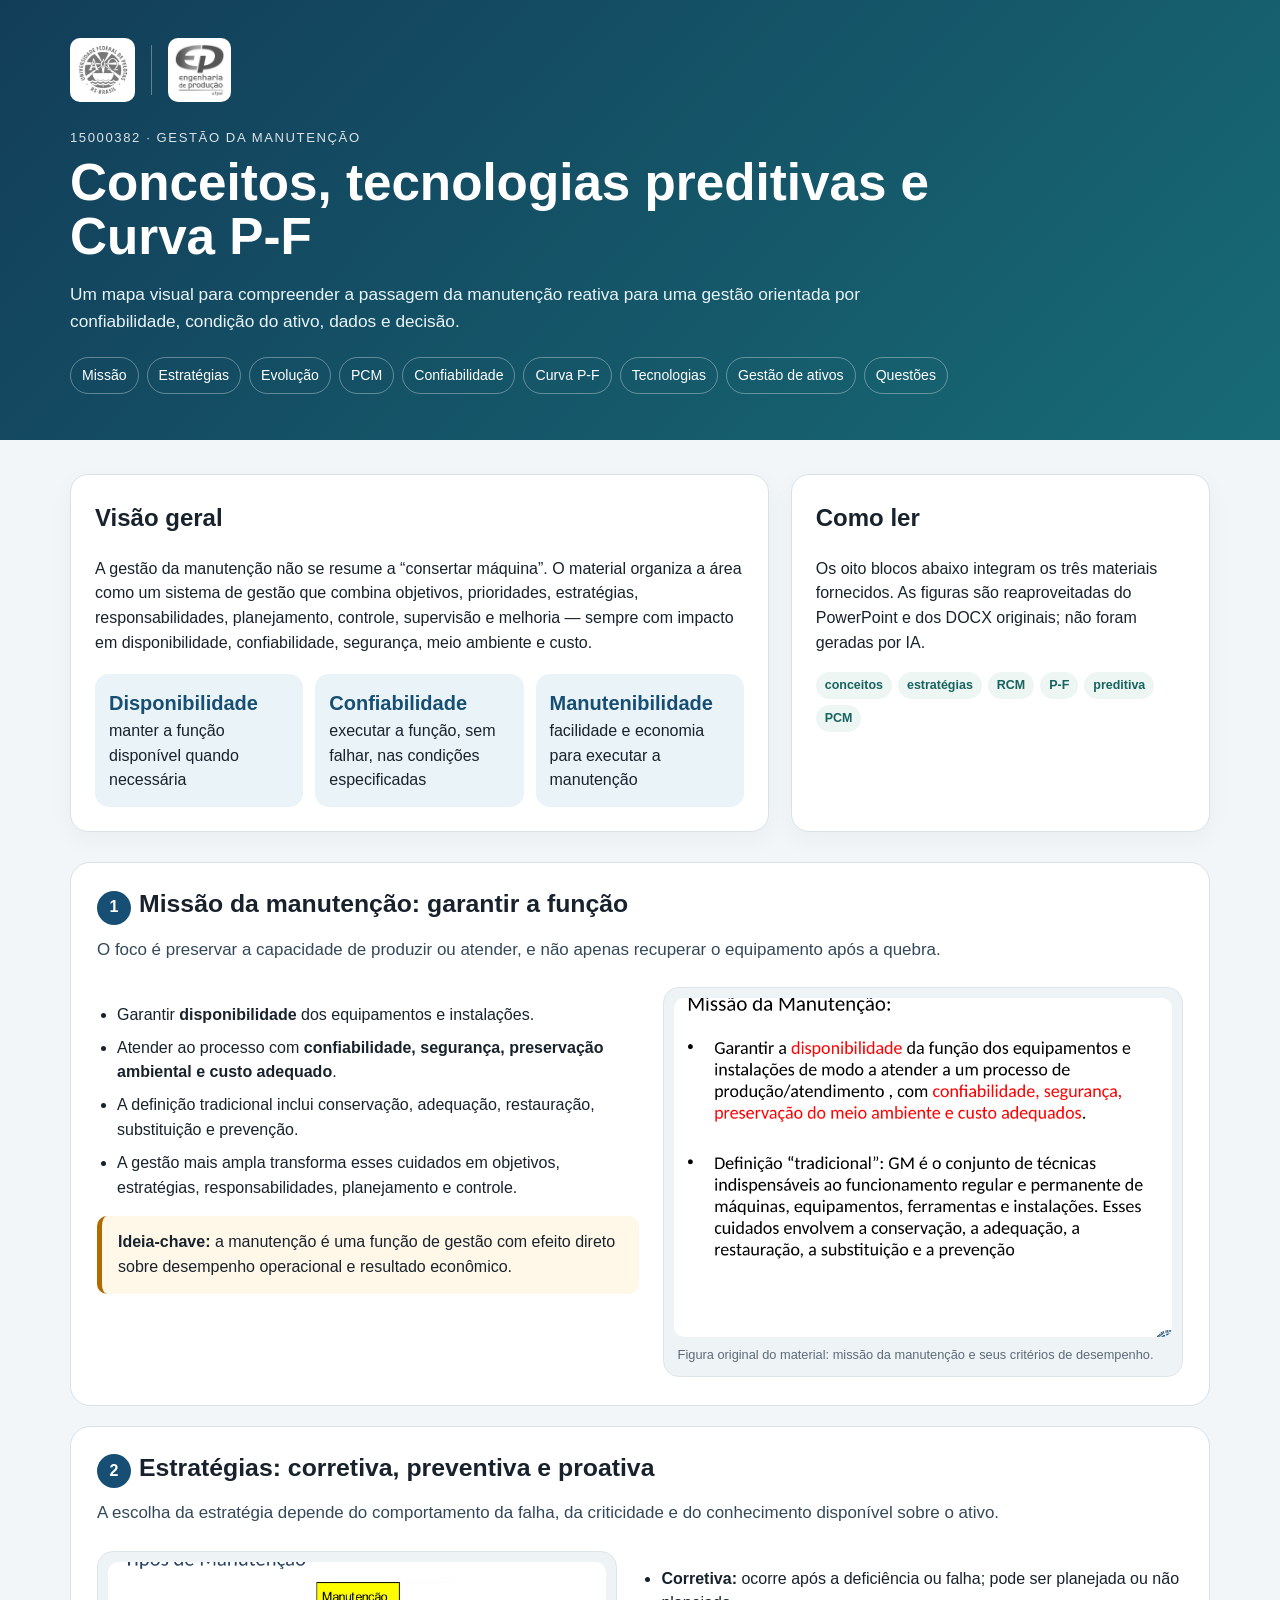
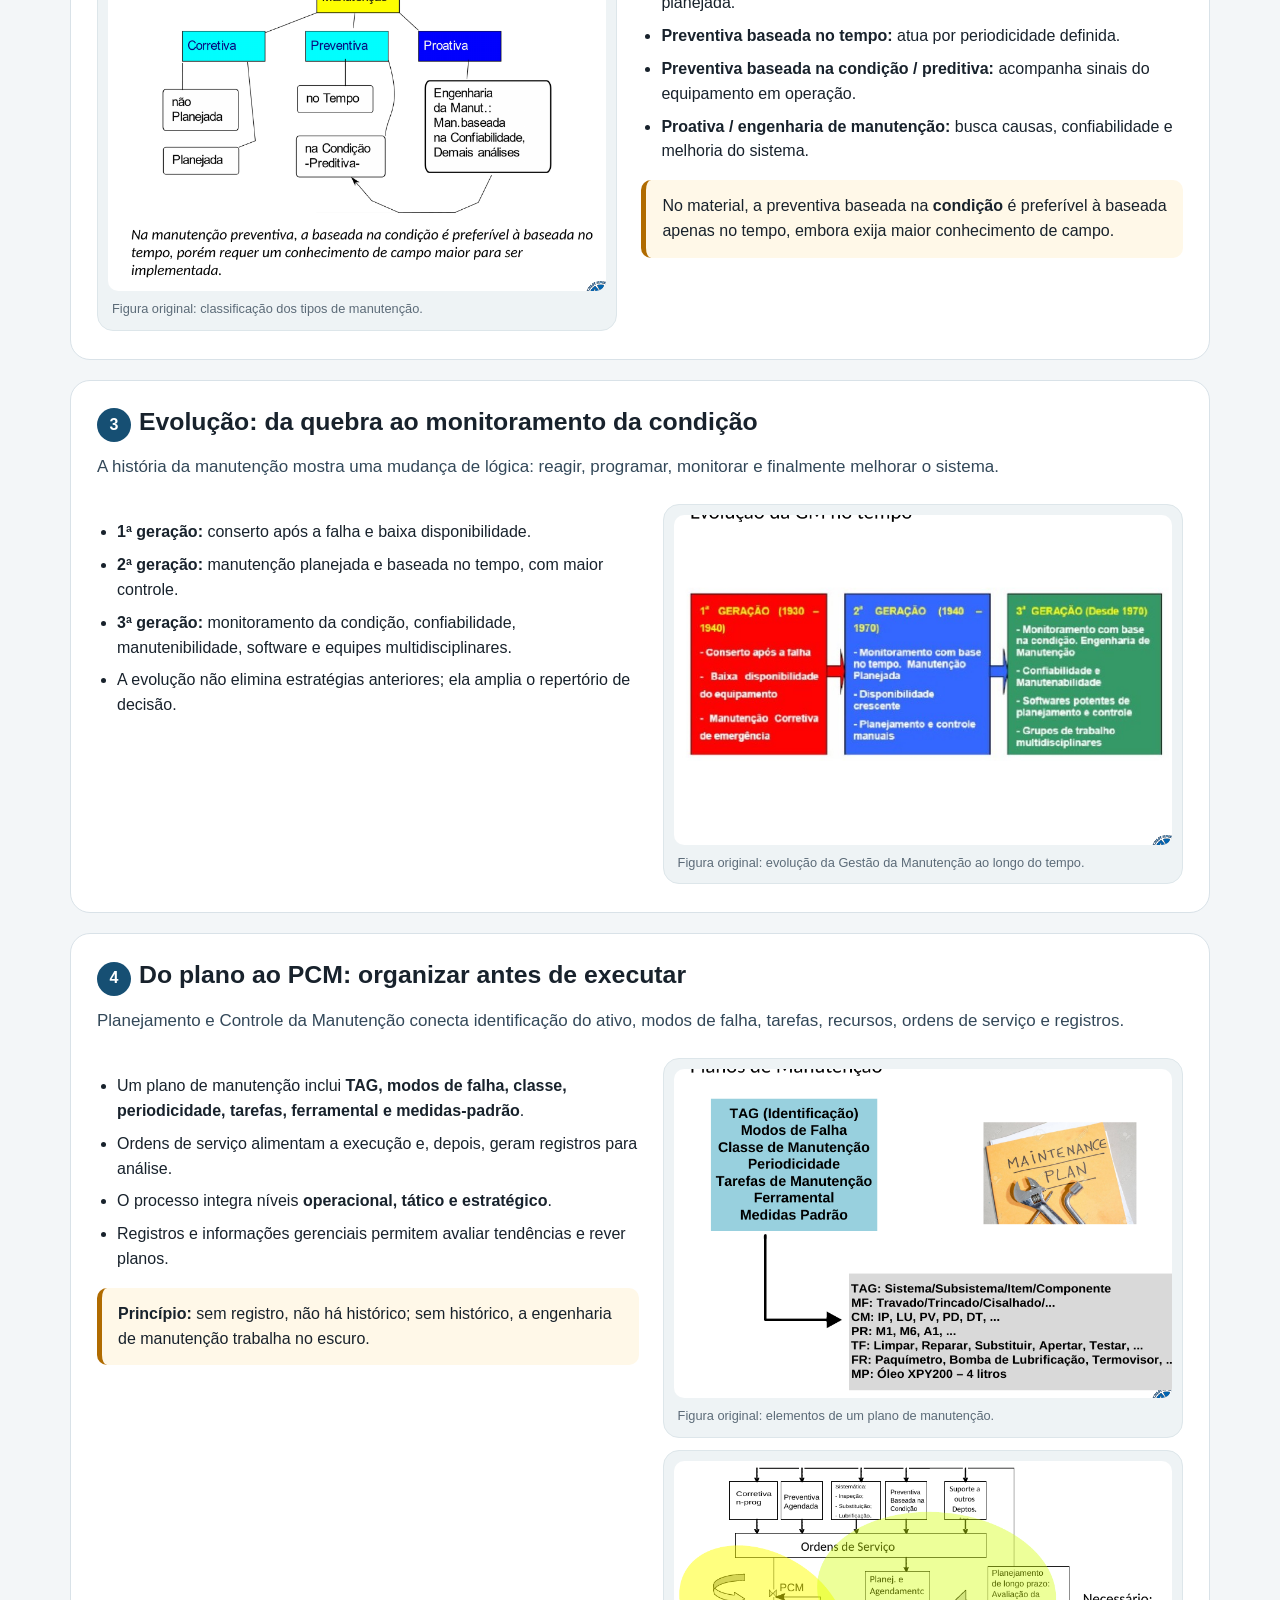
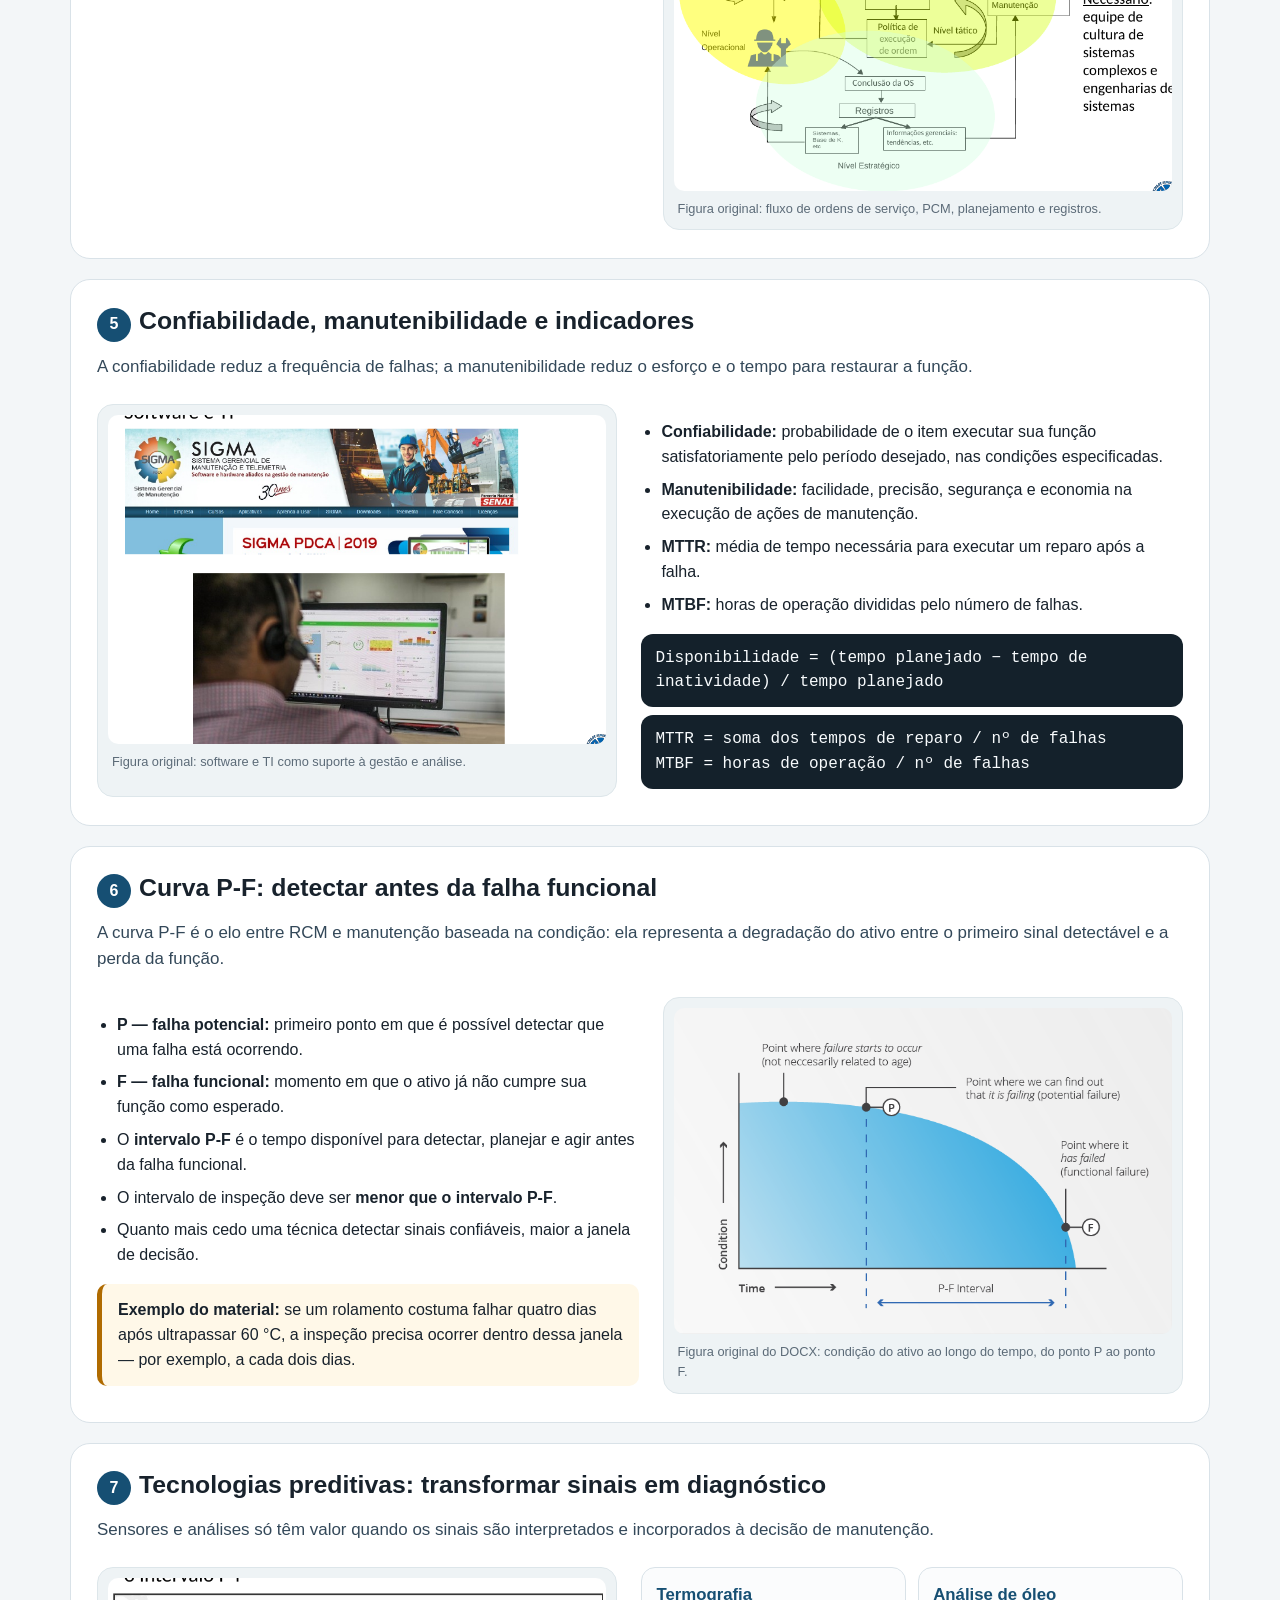
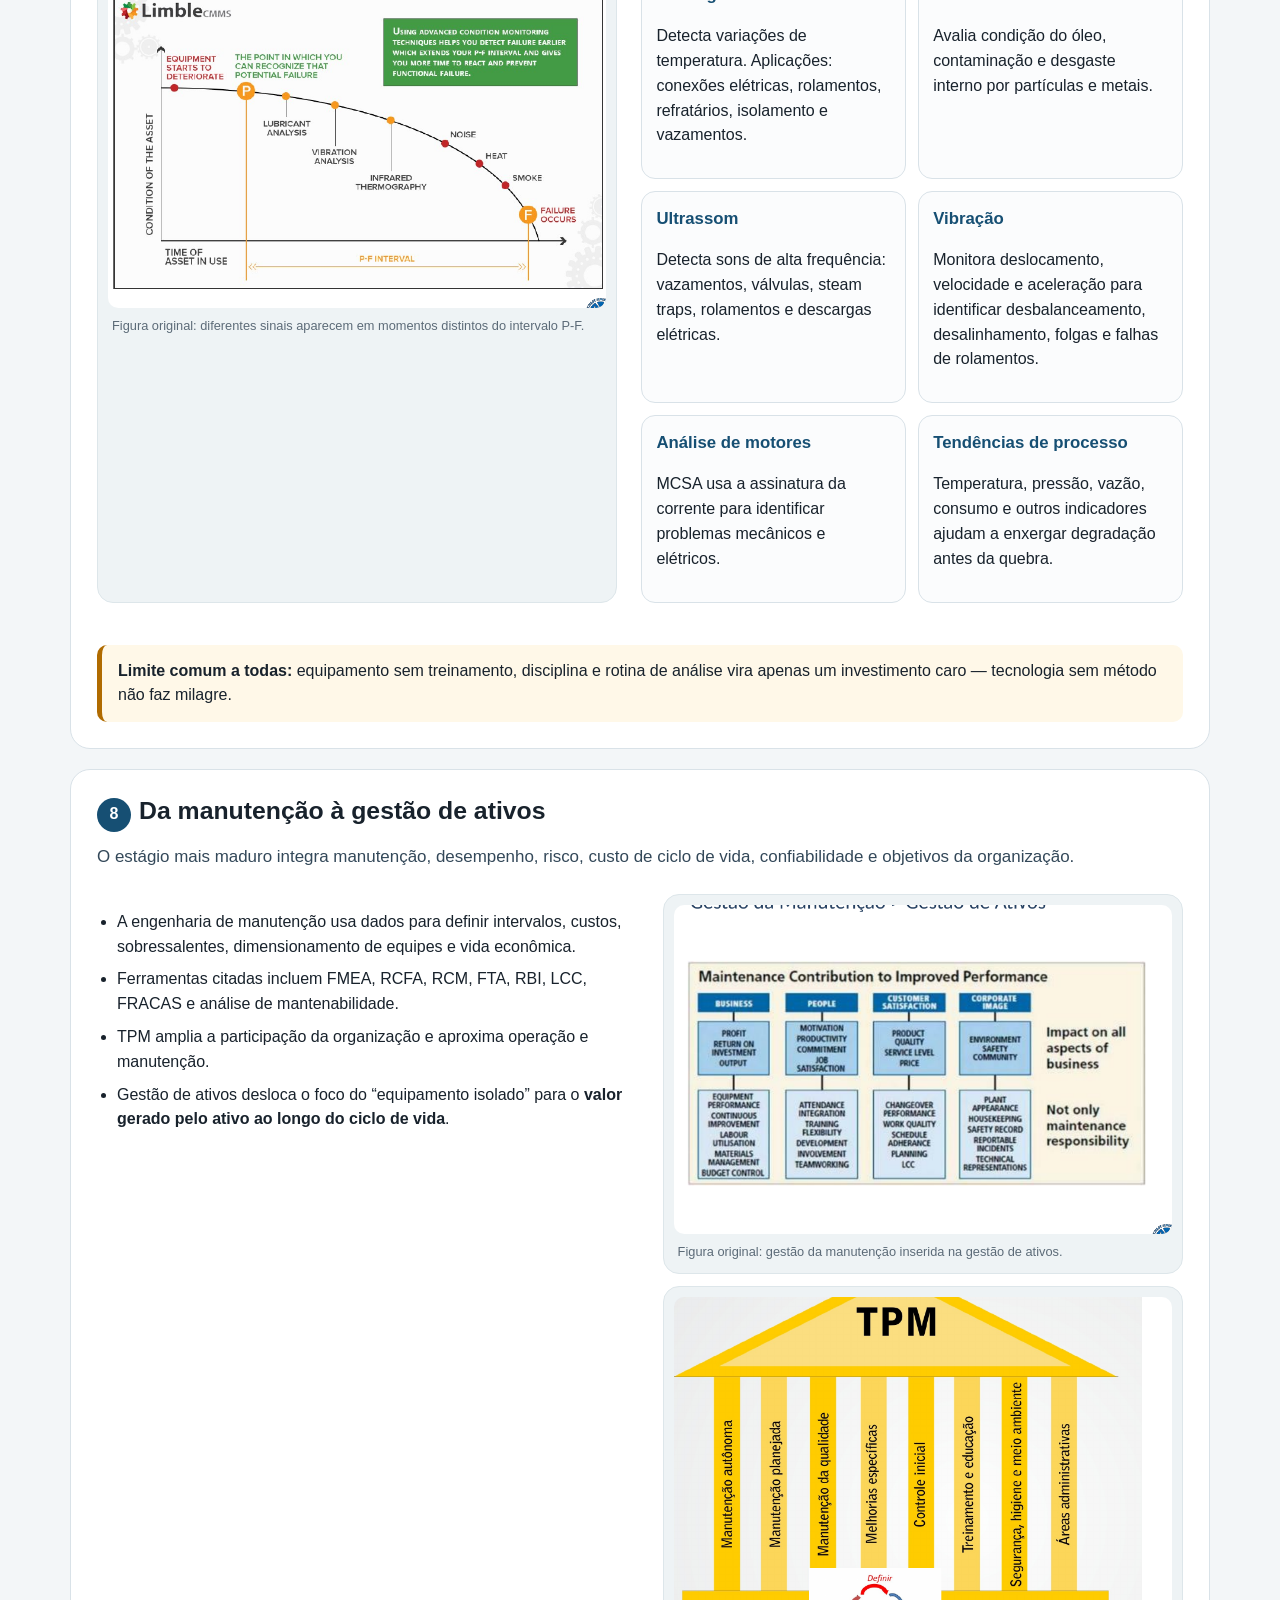
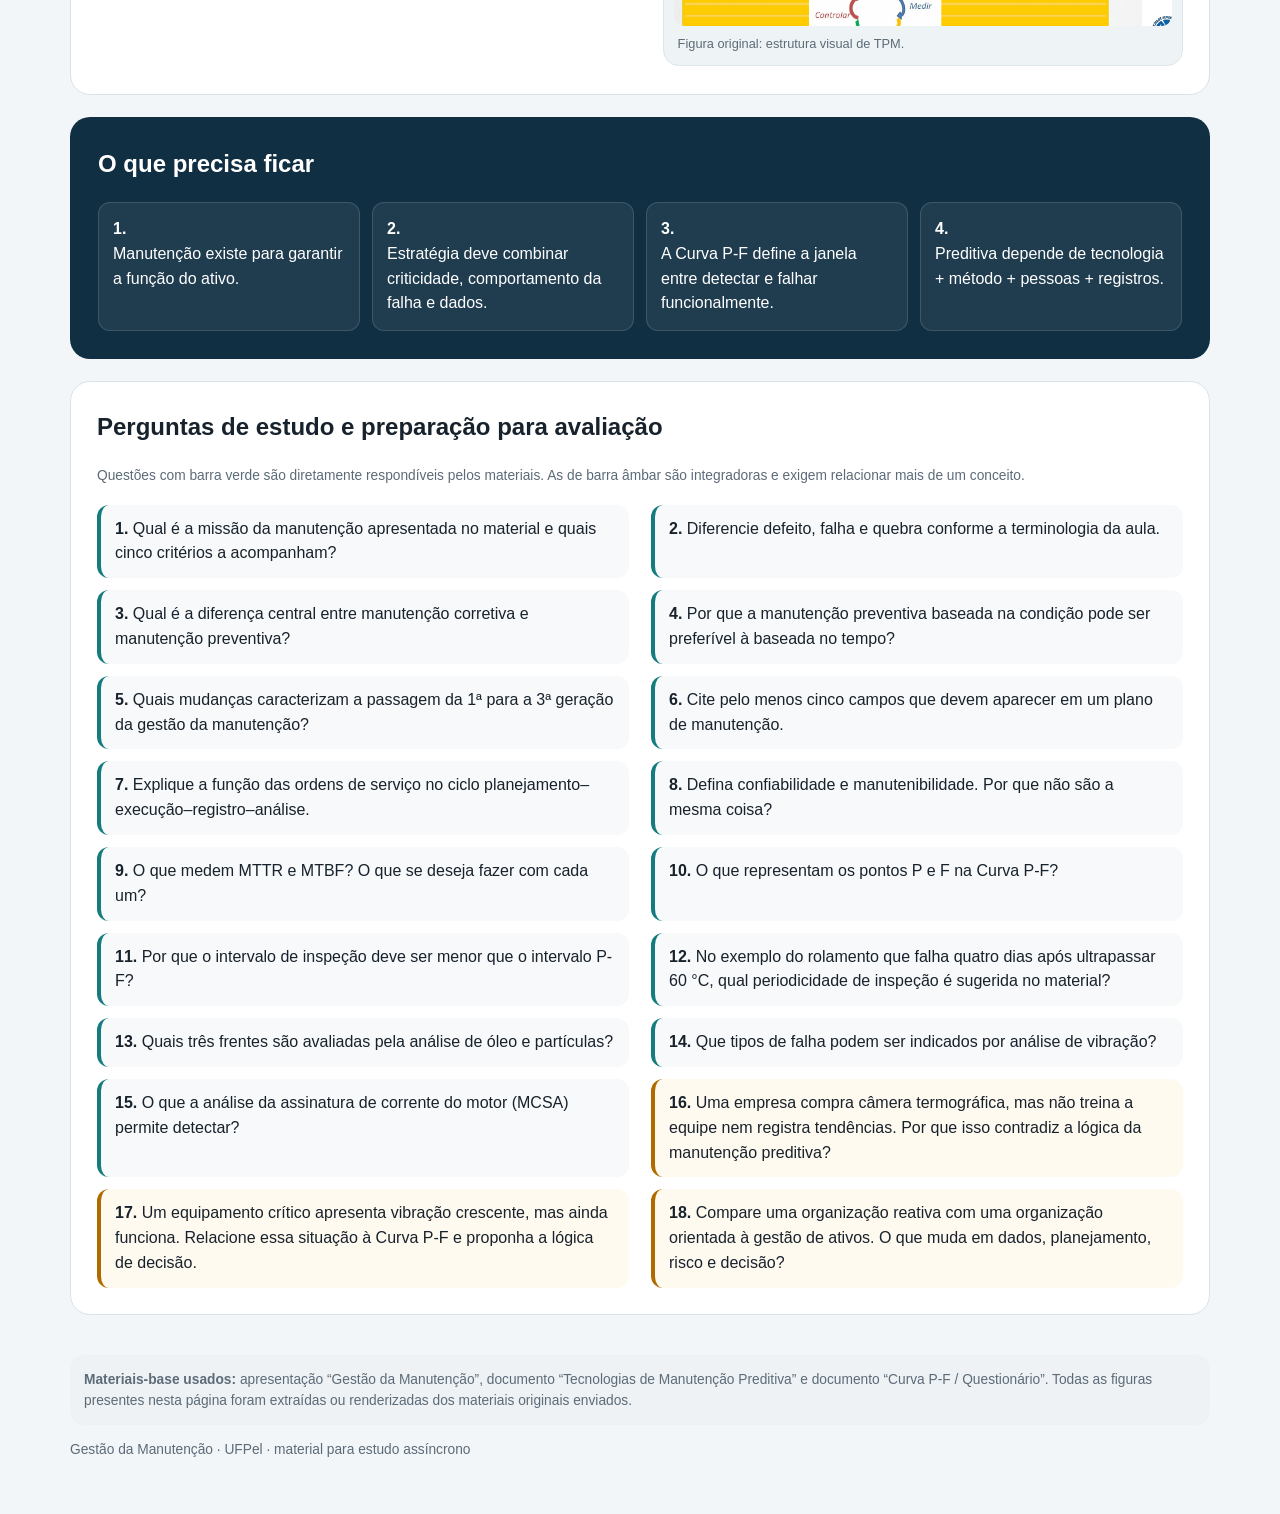
<file: a.conceitos.info/index.html>
<!doctype html>
<html lang="pt-BR">
<head>
<meta charset="utf-8">
<meta name="viewport" content="width=device-width,initial-scale=1">
<title>Gestão da Manutenção — Conceitos, Tecnologias Preditivas e Curva P-F</title>
<style>
:root{--ink:#18222c;--muted:#5c6b78;--bg:#f3f6f8;--card:#fff;--blue:#164f73;--teal:#147b7f;--amber:#b06b00;--line:#d9e2e8;--soft:#eaf3f7;--red:#a83a3a;}
*{box-sizing:border-box}html{scroll-behavior:smooth}body{margin:0;font-family:Inter,Segoe UI,Roboto,Arial,sans-serif;color:var(--ink);background:var(--bg);line-height:1.55}.wrap{max-width:1180px;margin:auto;padding:0 20px}.hero{background:linear-gradient(135deg,#123d59,#176b76);color:#fff;padding:38px 0 46px}.brand{display:flex;align-items:center;gap:16px;margin-bottom:26px}.brand img{height:64px;width:auto;background:#fff;border-radius:10px;padding:6px}.brand .sep{width:1px;height:50px;background:#ffffff55}.eyebrow{font-size:.82rem;letter-spacing:.12em;text-transform:uppercase;opacity:.85}.hero h1{font-size:clamp(2rem,4vw,3.7rem);line-height:1.05;margin:8px 0 12px;max-width:920px}.hero p{max-width:850px;font-size:1.08rem;color:#e9f4f7}.nav{display:flex;flex-wrap:wrap;gap:8px;margin-top:22px}.nav a{color:#fff;text-decoration:none;border:1px solid #ffffff55;padding:7px 11px;border-radius:999px;font-size:.88rem}.intro{padding:34px 0 10px}.intro-grid{display:grid;grid-template-columns:1.25fr .75fr;gap:22px}.panel{background:var(--card);border:1px solid var(--line);border-radius:18px;padding:24px;box-shadow:0 8px 24px #2030400a}.panel h2{margin-top:0}.key{display:grid;grid-template-columns:repeat(3,1fr);gap:12px;margin-top:18px}.key div{background:var(--soft);border-radius:14px;padding:14px}.key b{display:block;font-size:1.25rem;color:var(--blue)}main{padding:10px 0 44px}.concept{background:var(--card);border:1px solid var(--line);border-radius:20px;margin:20px 0;overflow:hidden}.concept-head{padding:22px 26px 6px}.num{display:inline-flex;align-items:center;justify-content:center;width:34px;height:34px;border-radius:50%;background:var(--blue);color:#fff;font-weight:700;margin-right:8px}.concept h2{display:inline;font-size:1.55rem}.lead{font-size:1.06rem;color:#334859;margin:12px 0 0}.concept-body{display:grid;grid-template-columns:1.02fr .98fr;gap:24px;padding:18px 26px 28px}.concept-body.reverse{grid-template-columns:.98fr 1.02fr}.visual{margin:0;background:#eef3f5;border-radius:16px;padding:10px;border:1px solid #dde6ea}.visual img{display:block;width:100%;height:auto;border-radius:10px}.visual figcaption{font-size:.8rem;color:var(--muted);padding:8px 4px 1px}.bullets{padding-left:20px}.bullets li{margin:.5rem 0}.tag{display:inline-block;background:#edf6f3;color:#16635f;padding:4px 9px;border-radius:999px;font-size:.78rem;font-weight:700;margin:0 6px 6px 0}.callout{border-left:5px solid var(--amber);background:#fff8e8;padding:14px 16px;border-radius:10px;margin-top:14px}.formula{font-family:Consolas,ui-monospace,monospace;background:#14212b;color:#f8fbfd;border-radius:12px;padding:12px 14px;margin:8px 0;overflow:auto}.tech-grid{display:grid;grid-template-columns:repeat(2,1fr);gap:12px}.tech{border:1px solid var(--line);border-radius:14px;padding:14px;background:#fbfcfd}.tech h3{margin:0 0 6px;font-size:1.05rem;color:var(--blue)}.synthesis{background:#102f43;color:white;border-radius:20px;padding:28px;margin:22px 0}.synthesis h2{margin-top:0}.remember{display:grid;grid-template-columns:repeat(4,1fr);gap:12px}.remember div{background:#ffffff12;border:1px solid #ffffff22;padding:14px;border-radius:12px}.questions{background:var(--card);border:1px solid var(--line);border-radius:20px;padding:26px}.questions h2{margin-top:0}.qgrid{display:grid;grid-template-columns:repeat(2,1fr);gap:12px 22px}.q{padding:12px 14px;border-radius:12px;background:#f7f9fa;border-left:4px solid var(--teal)}.q.integradora{border-left-color:var(--amber);background:#fffaf0}.legend{font-size:.86rem;color:var(--muted);margin:8px 0 18px}.footer{padding:24px 0 40px;color:var(--muted);font-size:.86rem}.sources{background:#eef2f5;border-radius:14px;padding:14px;margin-top:16px}.sources code{font-size:.82rem}@media(max-width:850px){.intro-grid,.concept-body,.concept-body.reverse{grid-template-columns:1fr}.key,.remember{grid-template-columns:1fr 1fr}.qgrid,.tech-grid{grid-template-columns:1fr}.brand img{height:52px}.concept-head,.concept-body{padding-left:18px;padding-right:18px}}@media(max-width:520px){.key,.remember{grid-template-columns:1fr}.hero{padding-top:24px}.brand{gap:10px}.brand img{height:44px}.hero h1{font-size:2.05rem}}
</style>
</head>
<body>
<header class="hero"><div class="wrap">
  <div class="brand"><img src="IMG/logo_ufpel.png" alt="Universidade Federal de Pelotas"><div class="sep"></div><img src="IMG/logo_engprod.png" alt="Engenharia de Produção UFPel"></div>
  <div class="eyebrow">15000382 · Gestão da Manutenção</div>
  <h1>Conceitos, tecnologias preditivas e Curva P-F</h1>
  <p>Um mapa visual para compreender a passagem da manutenção reativa para uma gestão orientada por confiabilidade, condição do ativo, dados e decisão.</p>
  <nav class="nav"><a href="#c1">Missão</a><a href="#c2">Estratégias</a><a href="#c3">Evolução</a><a href="#c4">PCM</a><a href="#c5">Confiabilidade</a><a href="#c6">Curva P-F</a><a href="#c7">Tecnologias</a><a href="#c8">Gestão de ativos</a><a href="#questoes">Questões</a></nav>
</div></header>

<section class="intro"><div class="wrap intro-grid">
  <div class="panel"><h2>Visão geral</h2><p>A gestão da manutenção não se resume a “consertar máquina”. O material organiza a área como um sistema de gestão que combina objetivos, prioridades, estratégias, responsabilidades, planejamento, controle, supervisão e melhoria — sempre com impacto em disponibilidade, confiabilidade, segurança, meio ambiente e custo.</p><div class="key"><div><b>Disponibilidade</b>manter a função disponível quando necessária</div><div><b>Confiabilidade</b>executar a função, sem falhar, nas condições especificadas</div><div><b>Manutenibilidade</b>facilidade e economia para executar a manutenção</div></div></div>
  <div class="panel"><h2>Como ler</h2><p>Os oito blocos abaixo integram os três materiais fornecidos. As figuras são reaproveitadas do PowerPoint e dos DOCX originais; não foram geradas por IA.</p><p><span class="tag">conceitos</span><span class="tag">estratégias</span><span class="tag">RCM</span><span class="tag">P-F</span><span class="tag">preditiva</span><span class="tag">PCM</span></p></div>
</div></section>

<main class="wrap">
<section class="concept" id="c1"><div class="concept-head"><span class="num">1</span><h2>Missão da manutenção: garantir a função</h2><p class="lead">O foco é preservar a capacidade de produzir ou atender, e não apenas recuperar o equipamento após a quebra.</p></div><div class="concept-body"><div><ul class="bullets"><li>Garantir <b>disponibilidade</b> dos equipamentos e instalações.</li><li>Atender ao processo com <b>confiabilidade, segurança, preservação ambiental e custo adequado</b>.</li><li>A definição tradicional inclui conservação, adequação, restauração, substituição e prevenção.</li><li>A gestão mais ampla transforma esses cuidados em objetivos, estratégias, responsabilidades, planejamento e controle.</li></ul><div class="callout"><b>Ideia-chave:</b> a manutenção é uma função de gestão com efeito direto sobre desempenho operacional e resultado econômico.</div></div><figure class="visual"><img src="IMG/conceito_01_missao.png" alt="Missão da manutenção no material original"><figcaption>Figura original do material: missão da manutenção e seus critérios de desempenho.</figcaption></figure></div></section>

<section class="concept" id="c2"><div class="concept-head"><span class="num">2</span><h2>Estratégias: corretiva, preventiva e proativa</h2><p class="lead">A escolha da estratégia depende do comportamento da falha, da criticidade e do conhecimento disponível sobre o ativo.</p></div><div class="concept-body reverse"><figure class="visual"><img src="IMG/conceito_02_tipos_manutencao.png" alt="Tipos de manutenção"><figcaption>Figura original: classificação dos tipos de manutenção.</figcaption></figure><div><ul class="bullets"><li><b>Corretiva:</b> ocorre após a deficiência ou falha; pode ser planejada ou não planejada.</li><li><b>Preventiva baseada no tempo:</b> atua por periodicidade definida.</li><li><b>Preventiva baseada na condição / preditiva:</b> acompanha sinais do equipamento em operação.</li><li><b>Proativa / engenharia de manutenção:</b> busca causas, confiabilidade e melhoria do sistema.</li></ul><div class="callout">No material, a preventiva baseada na <b>condição</b> é preferível à baseada apenas no tempo, embora exija maior conhecimento de campo.</div></div></div></section>

<section class="concept" id="c3"><div class="concept-head"><span class="num">3</span><h2>Evolução: da quebra ao monitoramento da condição</h2><p class="lead">A história da manutenção mostra uma mudança de lógica: reagir, programar, monitorar e finalmente melhorar o sistema.</p></div><div class="concept-body"><div><ul class="bullets"><li><b>1ª geração:</b> conserto após a falha e baixa disponibilidade.</li><li><b>2ª geração:</b> manutenção planejada e baseada no tempo, com maior controle.</li><li><b>3ª geração:</b> monitoramento da condição, confiabilidade, manutenibilidade, software e equipes multidisciplinares.</li><li>A evolução não elimina estratégias anteriores; ela amplia o repertório de decisão.</li></ul></div><figure class="visual"><img src="IMG/conceito_03_evolucao.png" alt="Evolução da gestão da manutenção"><figcaption>Figura original: evolução da Gestão da Manutenção ao longo do tempo.</figcaption></figure></div></section>

<section class="concept" id="c4"><div class="concept-head"><span class="num">4</span><h2>Do plano ao PCM: organizar antes de executar</h2><p class="lead">Planejamento e Controle da Manutenção conecta identificação do ativo, modos de falha, tarefas, recursos, ordens de serviço e registros.</p></div><div class="concept-body"><div><ul class="bullets"><li>Um plano de manutenção inclui <b>TAG, modos de falha, classe, periodicidade, tarefas, ferramental e medidas-padrão</b>.</li><li>Ordens de serviço alimentam a execução e, depois, geram registros para análise.</li><li>O processo integra níveis <b>operacional, tático e estratégico</b>.</li><li>Registros e informações gerenciais permitem avaliar tendências e rever planos.</li></ul><div class="callout"><b>Princípio:</b> sem registro, não há histórico; sem histórico, a engenharia de manutenção trabalha no escuro.</div></div><div><figure class="visual"><img src="IMG/conceito_04_planos.png" alt="Plano de manutenção"><figcaption>Figura original: elementos de um plano de manutenção.</figcaption></figure><figure class="visual" style="margin-top:12px"><img src="IMG/conceito_05_processo_pcm.png" alt="Processo de manutenção e PCM"><figcaption>Figura original: fluxo de ordens de serviço, PCM, planejamento e registros.</figcaption></figure></div></div></section>

<section class="concept" id="c5"><div class="concept-head"><span class="num">5</span><h2>Confiabilidade, manutenibilidade e indicadores</h2><p class="lead">A confiabilidade reduz a frequência de falhas; a manutenibilidade reduz o esforço e o tempo para restaurar a função.</p></div><div class="concept-body reverse"><figure class="visual"><img src="IMG/apoio_software_ti.png" alt="Software e tecnologia da informação em manutenção"><figcaption>Figura original: software e TI como suporte à gestão e análise.</figcaption></figure><div><ul class="bullets"><li><b>Confiabilidade:</b> probabilidade de o item executar sua função satisfatoriamente pelo período desejado, nas condições especificadas.</li><li><b>Manutenibilidade:</b> facilidade, precisão, segurança e economia na execução de ações de manutenção.</li><li><b>MTTR:</b> média de tempo necessária para executar um reparo após a falha.</li><li><b>MTBF:</b> horas de operação divididas pelo número de falhas.</li></ul><div class="formula">Disponibilidade = (tempo planejado − tempo de inatividade) / tempo planejado</div><div class="formula">MTTR = soma dos tempos de reparo / nº de falhas<br>MTBF = horas de operação / nº de falhas</div></div></div></section>

<section class="concept" id="c6"><div class="concept-head"><span class="num">6</span><h2>Curva P-F: detectar antes da falha funcional</h2><p class="lead">A curva P-F é o elo entre RCM e manutenção baseada na condição: ela representa a degradação do ativo entre o primeiro sinal detectável e a perda da função.</p></div><div class="concept-body"><div><ul class="bullets"><li><b>P — falha potencial:</b> primeiro ponto em que é possível detectar que uma falha está ocorrendo.</li><li><b>F — falha funcional:</b> momento em que o ativo já não cumpre sua função como esperado.</li><li>O <b>intervalo P-F</b> é o tempo disponível para detectar, planejar e agir antes da falha funcional.</li><li>O intervalo de inspeção deve ser <b>menor que o intervalo P-F</b>.</li><li>Quanto mais cedo uma técnica detectar sinais confiáveis, maior a janela de decisão.</li></ul><div class="callout"><b>Exemplo do material:</b> se um rolamento costuma falhar quatro dias após ultrapassar 60 °C, a inspeção precisa ocorrer dentro dessa janela — por exemplo, a cada dois dias.</div></div><figure class="visual"><img src="IMG/curva_pf_original_docx.png" alt="Curva P-F original do documento"><figcaption>Figura original do DOCX: condição do ativo ao longo do tempo, do ponto P ao ponto F.</figcaption></figure></div></section>

<section class="concept" id="c7"><div class="concept-head"><span class="num">7</span><h2>Tecnologias preditivas: transformar sinais em diagnóstico</h2><p class="lead">Sensores e análises só têm valor quando os sinais são interpretados e incorporados à decisão de manutenção.</p></div><div class="concept-body reverse"><figure class="visual"><img src="IMG/conceito_07_tecnologias_pf.png" alt="Técnicas ao longo do intervalo P-F"><figcaption>Figura original: diferentes sinais aparecem em momentos distintos do intervalo P-F.</figcaption></figure><div class="tech-grid"><div class="tech"><h3>Termografia</h3><p>Detecta variações de temperatura. Aplicações: conexões elétricas, rolamentos, refratários, isolamento e vazamentos.</p></div><div class="tech"><h3>Análise de óleo</h3><p>Avalia condição do óleo, contaminação e desgaste interno por partículas e metais.</p></div><div class="tech"><h3>Ultrassom</h3><p>Detecta sons de alta frequência: vazamentos, válvulas, steam traps, rolamentos e descargas elétricas.</p></div><div class="tech"><h3>Vibração</h3><p>Monitora deslocamento, velocidade e aceleração para identificar desbalanceamento, desalinhamento, folgas e falhas de rolamentos.</p></div><div class="tech"><h3>Análise de motores</h3><p>MCSA usa a assinatura da corrente para identificar problemas mecânicos e elétricos.</p></div><div class="tech"><h3>Tendências de processo</h3><p>Temperatura, pressão, vazão, consumo e outros indicadores ajudam a enxergar degradação antes da quebra.</p></div></div></div><div style="padding:0 26px 26px"><div class="callout"><b>Limite comum a todas:</b> equipamento sem treinamento, disciplina e rotina de análise vira apenas um investimento caro — tecnologia sem método não faz milagre.</div></div></section>

<section class="concept" id="c8"><div class="concept-head"><span class="num">8</span><h2>Da manutenção à gestão de ativos</h2><p class="lead">O estágio mais maduro integra manutenção, desempenho, risco, custo de ciclo de vida, confiabilidade e objetivos da organização.</p></div><div class="concept-body"><div><ul class="bullets"><li>A engenharia de manutenção usa dados para definir intervalos, custos, sobressalentes, dimensionamento de equipes e vida econômica.</li><li>Ferramentas citadas incluem FMEA, RCFA, RCM, FTA, RBI, LCC, FRACAS e análise de mantenabilidade.</li><li>TPM amplia a participação da organização e aproxima operação e manutenção.</li><li>Gestão de ativos desloca o foco do “equipamento isolado” para o <b>valor gerado pelo ativo ao longo do ciclo de vida</b>.</li></ul></div><div><figure class="visual"><img src="IMG/conceito_08_gestao_ativos.png" alt="Gestão da manutenção e gestão de ativos"><figcaption>Figura original: gestão da manutenção inserida na gestão de ativos.</figcaption></figure><figure class="visual" style="margin-top:12px"><img src="IMG/apoio_tpm.png" alt="TPM"><figcaption>Figura original: estrutura visual de TPM.</figcaption></figure></div></div></section>

<section class="synthesis"><h2>O que precisa ficar</h2><div class="remember"><div><b>1.</b><br>Manutenção existe para garantir a função do ativo.</div><div><b>2.</b><br>Estratégia deve combinar criticidade, comportamento da falha e dados.</div><div><b>3.</b><br>A Curva P-F define a janela entre detectar e falhar funcionalmente.</div><div><b>4.</b><br>Preditiva depende de tecnologia + método + pessoas + registros.</div></div></section>

<section class="questions" id="questoes"><h2>Perguntas de estudo e preparação para avaliação</h2><p class="legend">Questões com barra verde são diretamente respondíveis pelos materiais. As de barra âmbar são integradoras e exigem relacionar mais de um conceito.</p><div class="qgrid">
<div class="q"><b>1.</b> Qual é a missão da manutenção apresentada no material e quais cinco critérios a acompanham?</div>
<div class="q"><b>2.</b> Diferencie defeito, falha e quebra conforme a terminologia da aula.</div>
<div class="q"><b>3.</b> Qual é a diferença central entre manutenção corretiva e manutenção preventiva?</div>
<div class="q"><b>4.</b> Por que a manutenção preventiva baseada na condição pode ser preferível à baseada no tempo?</div>
<div class="q"><b>5.</b> Quais mudanças caracterizam a passagem da 1ª para a 3ª geração da gestão da manutenção?</div>
<div class="q"><b>6.</b> Cite pelo menos cinco campos que devem aparecer em um plano de manutenção.</div>
<div class="q"><b>7.</b> Explique a função das ordens de serviço no ciclo planejamento–execução–registro–análise.</div>
<div class="q"><b>8.</b> Defina confiabilidade e manutenibilidade. Por que não são a mesma coisa?</div>
<div class="q"><b>9.</b> O que medem MTTR e MTBF? O que se deseja fazer com cada um?</div>
<div class="q"><b>10.</b> O que representam os pontos P e F na Curva P-F?</div>
<div class="q"><b>11.</b> Por que o intervalo de inspeção deve ser menor que o intervalo P-F?</div>
<div class="q"><b>12.</b> No exemplo do rolamento que falha quatro dias após ultrapassar 60 °C, qual periodicidade de inspeção é sugerida no material?</div>
<div class="q"><b>13.</b> Quais três frentes são avaliadas pela análise de óleo e partículas?</div>
<div class="q"><b>14.</b> Que tipos de falha podem ser indicados por análise de vibração?</div>
<div class="q"><b>15.</b> O que a análise da assinatura de corrente do motor (MCSA) permite detectar?</div>
<div class="q integradora"><b>16.</b> Uma empresa compra câmera termográfica, mas não treina a equipe nem registra tendências. Por que isso contradiz a lógica da manutenção preditiva?</div>
<div class="q integradora"><b>17.</b> Um equipamento crítico apresenta vibração crescente, mas ainda funciona. Relacione essa situação à Curva P-F e proponha a lógica de decisão.</div>
<div class="q integradora"><b>18.</b> Compare uma organização reativa com uma organização orientada à gestão de ativos. O que muda em dados, planejamento, risco e decisão?</div>
</div></section>

<footer class="footer"><div class="sources"><b>Materiais-base usados:</b> apresentação “Gestão da Manutenção”, documento “Tecnologias de Manutenção Preditiva” e documento “Curva P-F / Questionário”. Todas as figuras presentes nesta página foram extraídas ou renderizadas dos materiais originais enviados.</div><p>Gestão da Manutenção · UFPel · material para estudo assíncrono</p></footer>
</main>
</body></html>
</file>
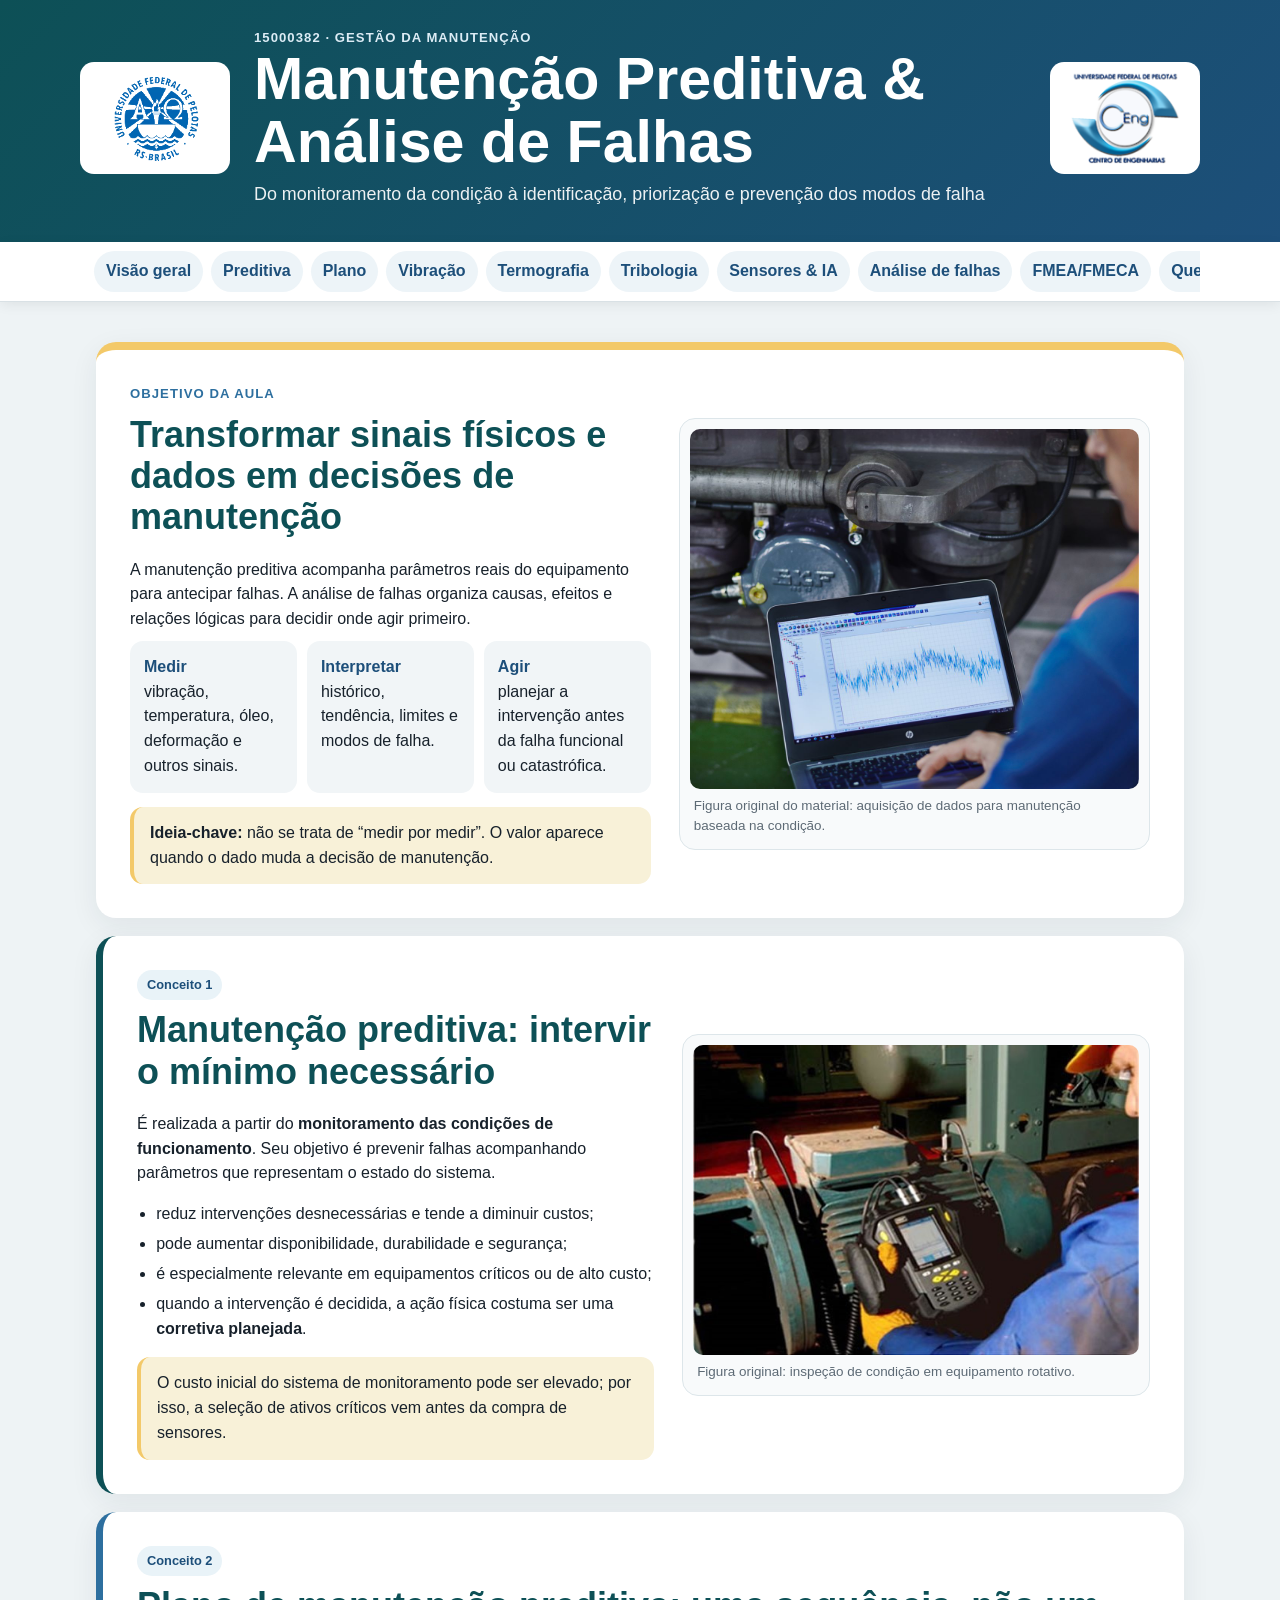
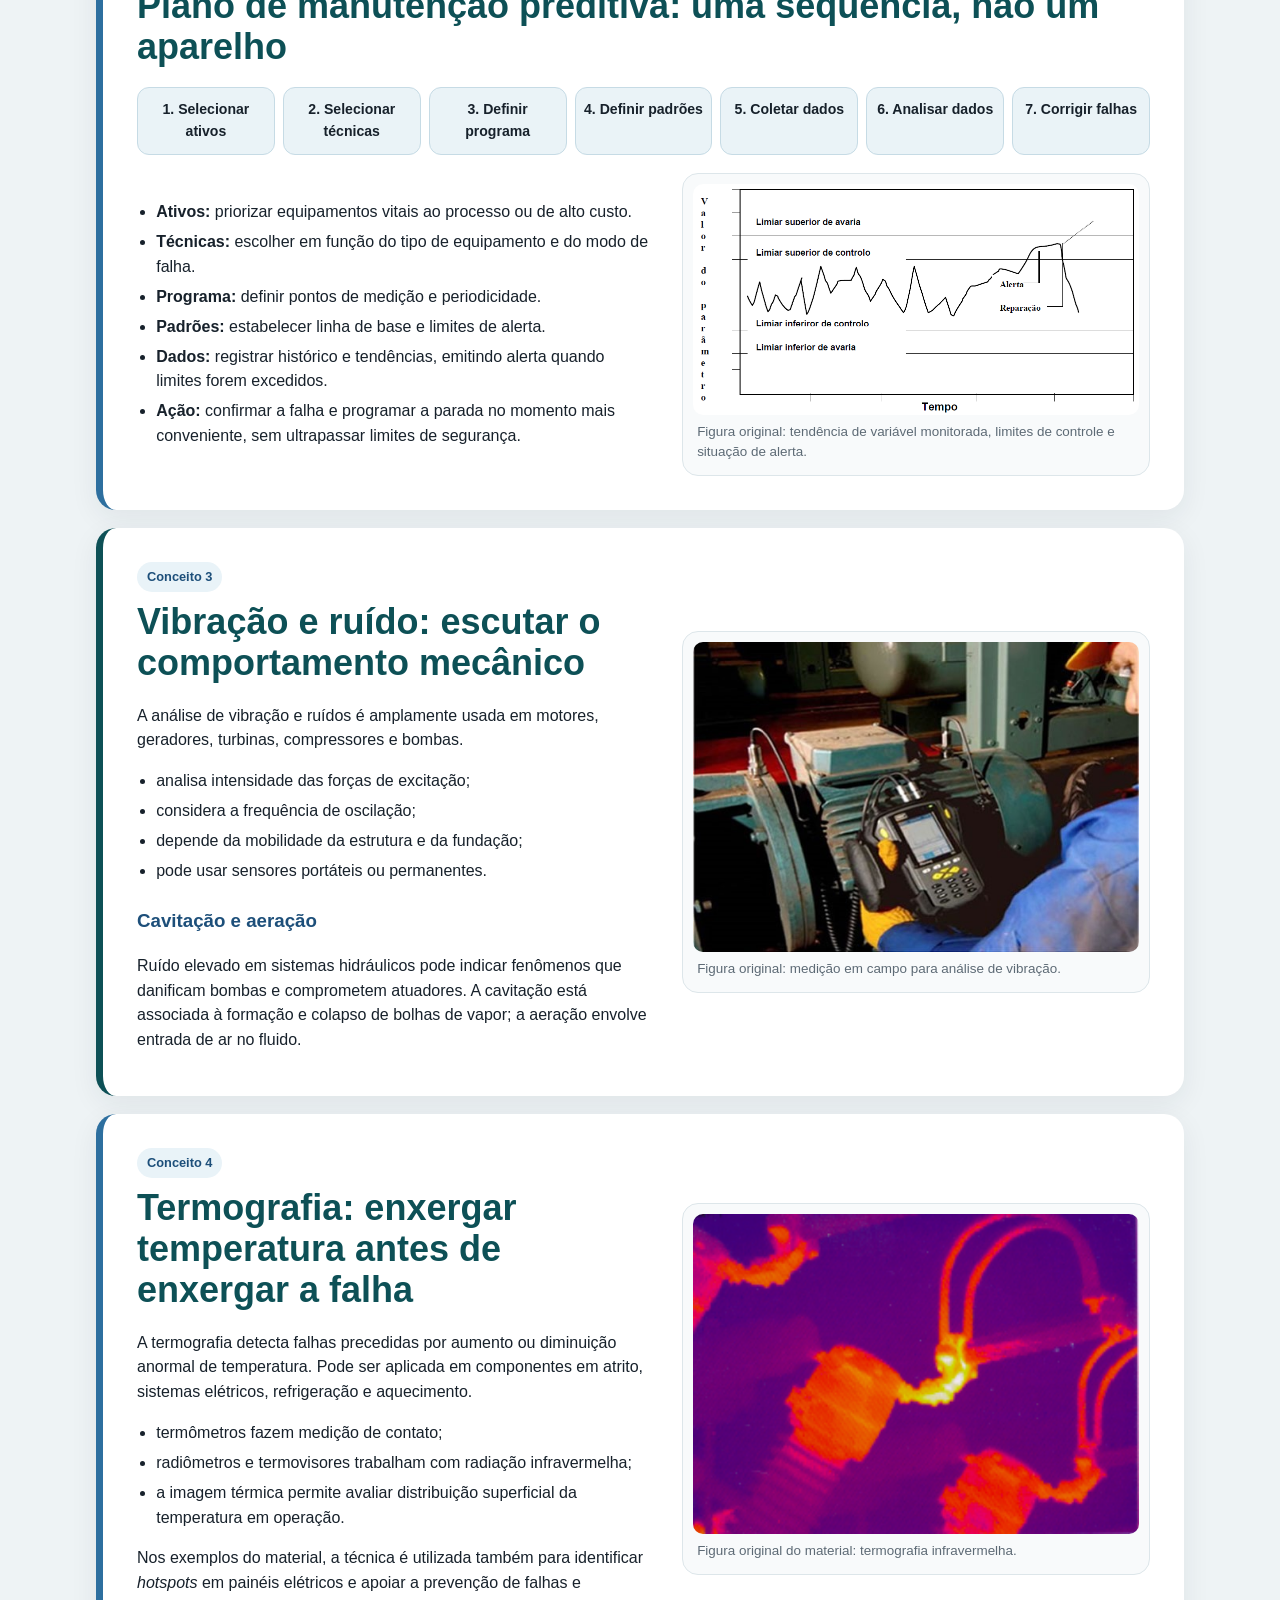
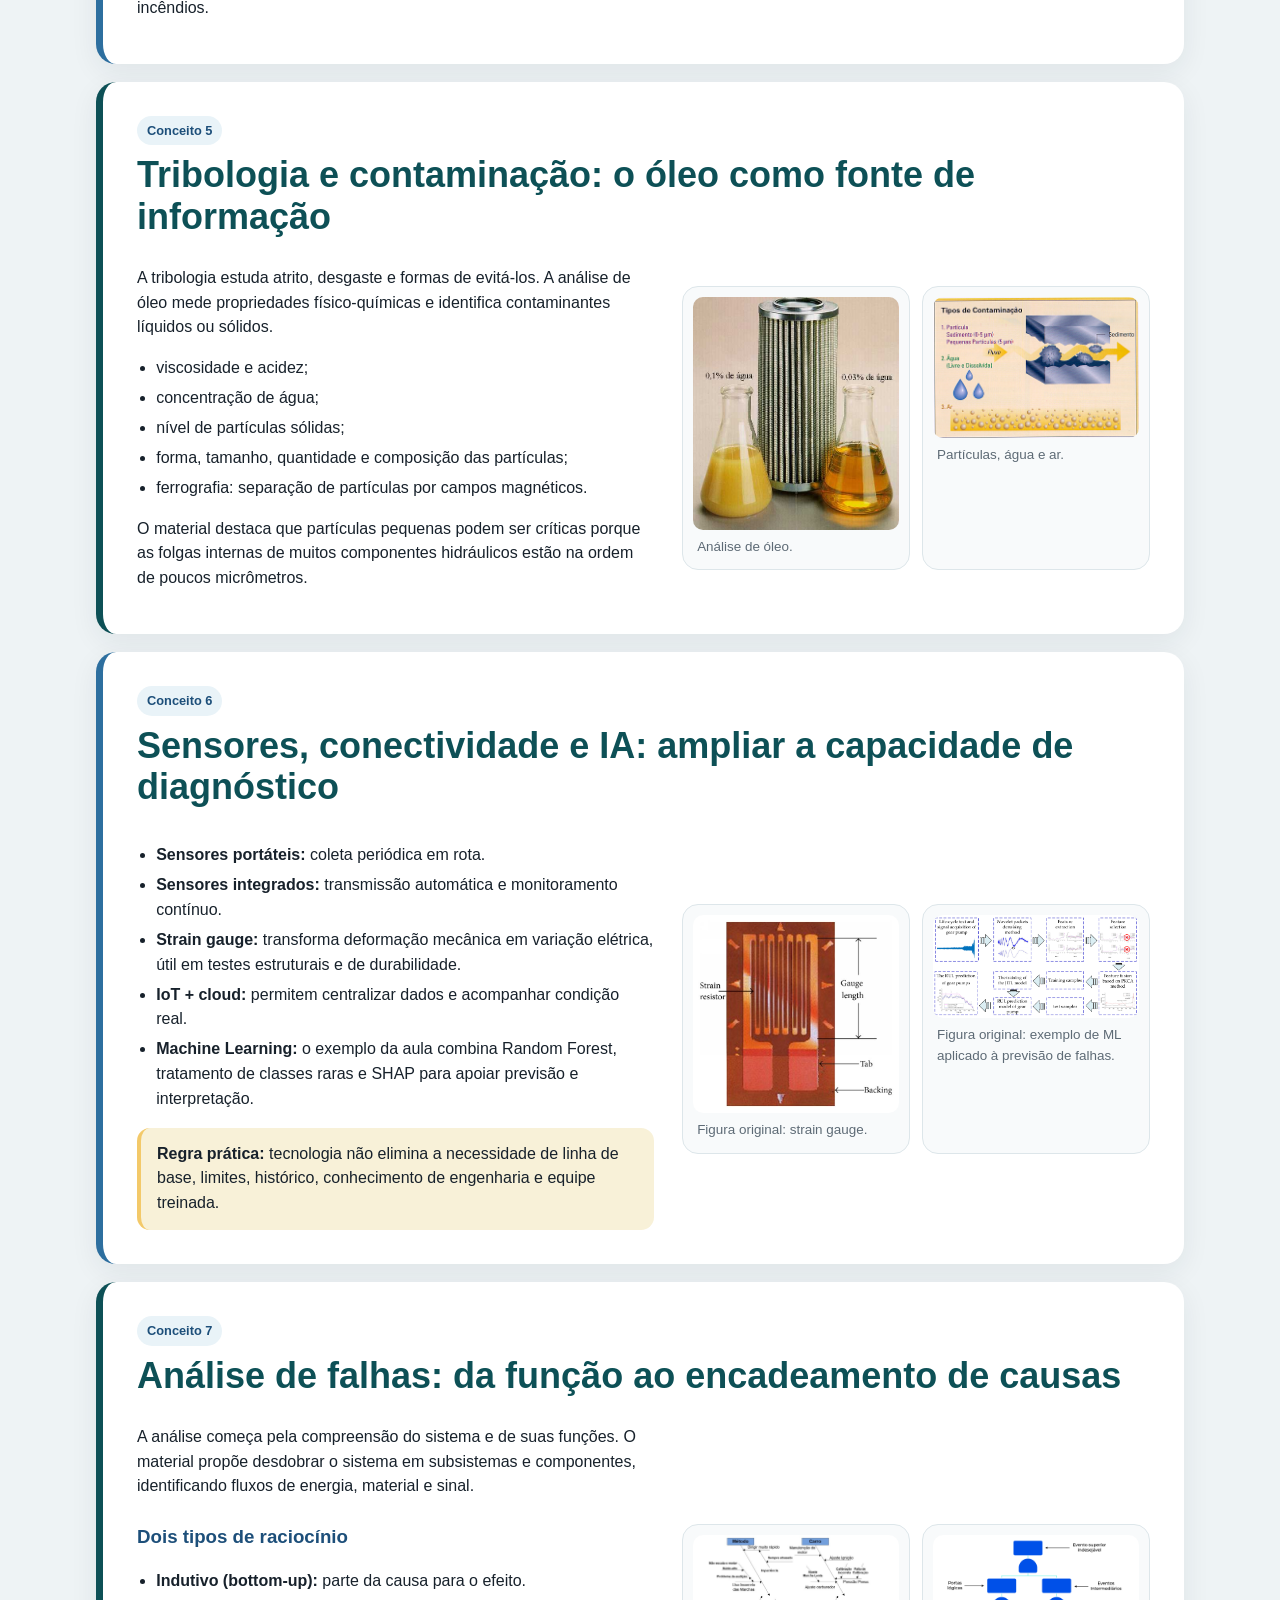
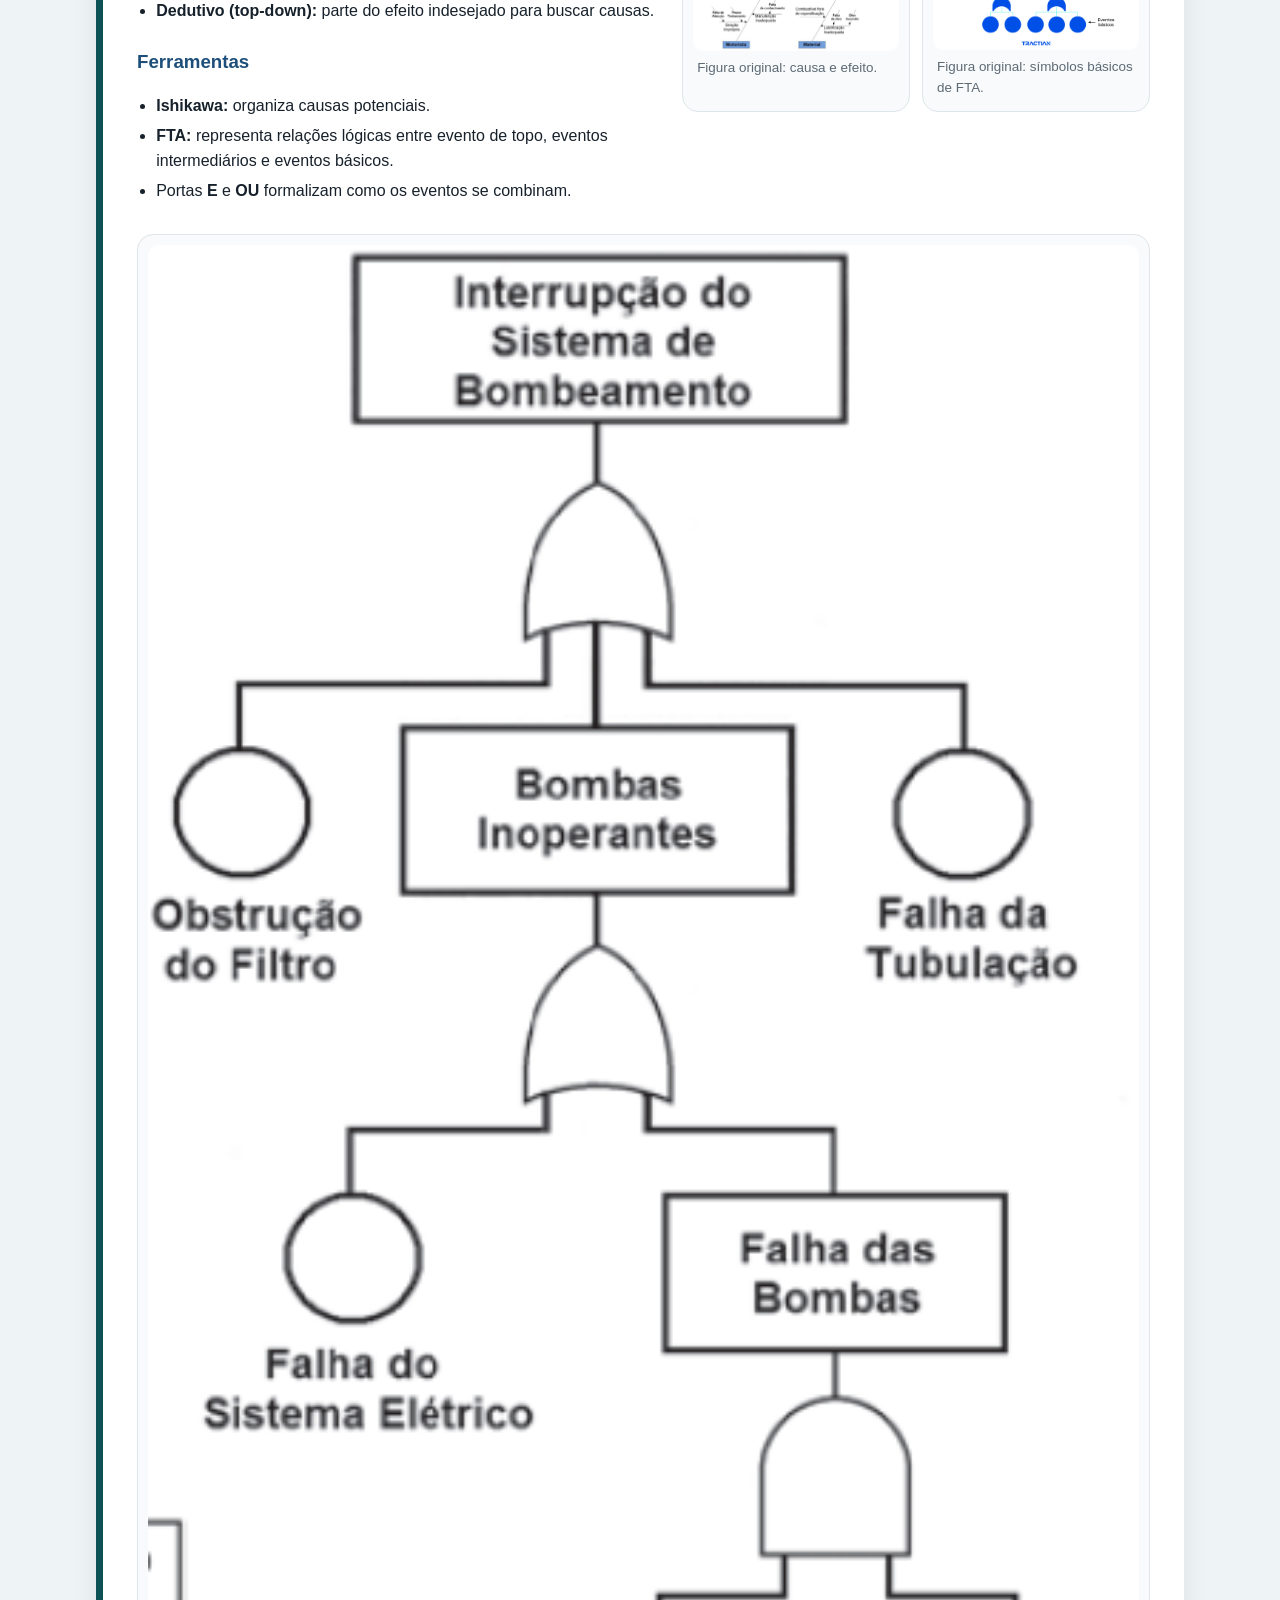
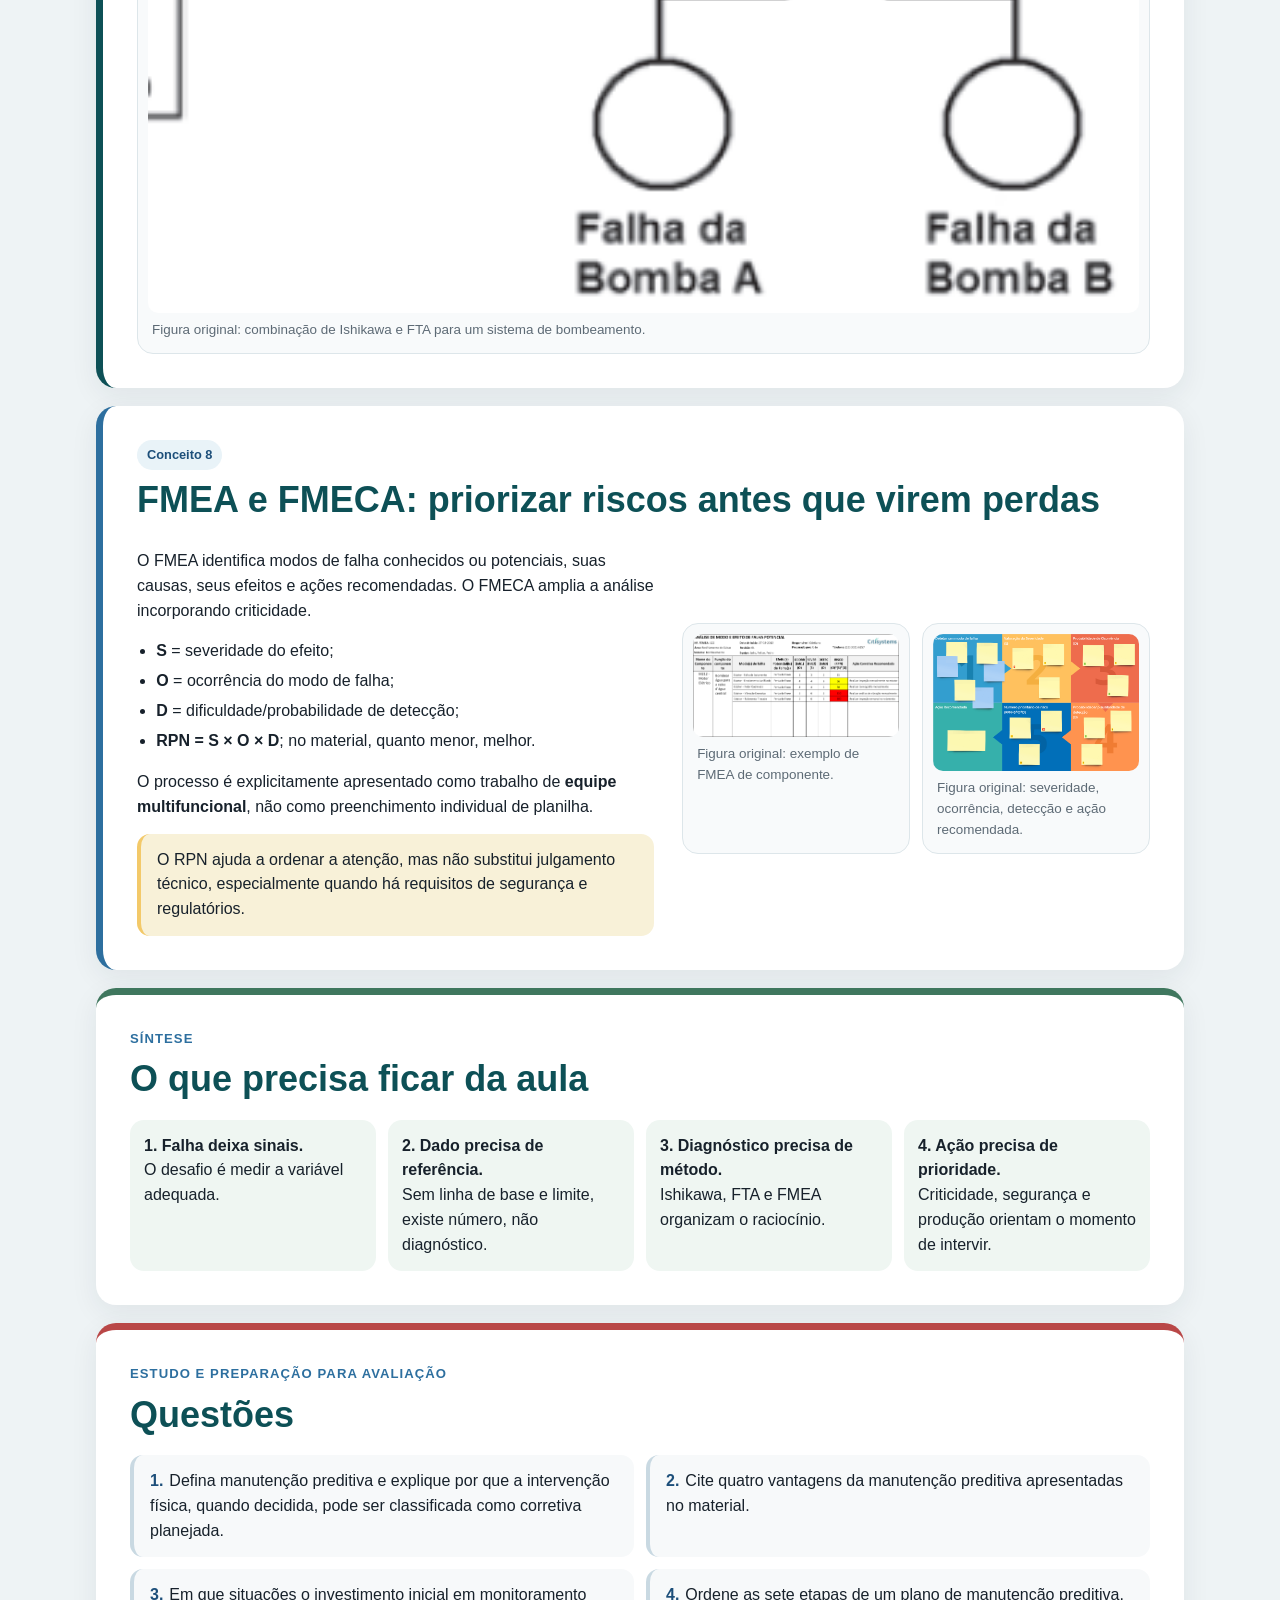
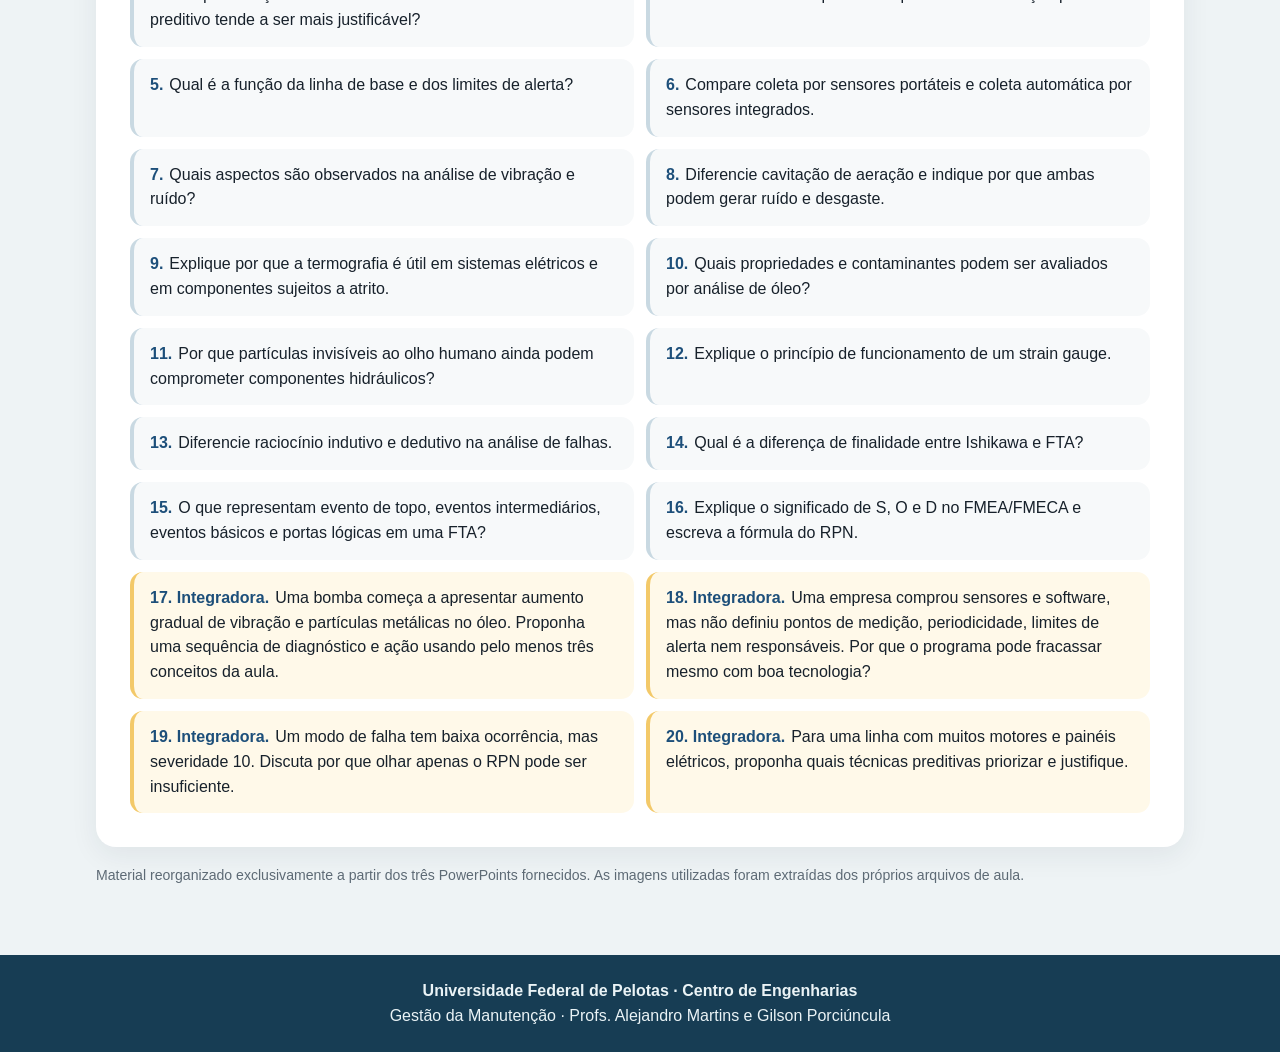
<file: b.manutecao_analisefalhas/index.html>
<!doctype html>
<html lang="pt-BR">
<head>
<meta charset="utf-8">
<meta name="viewport" content="width=device-width, initial-scale=1">
<title>Gestão da Manutenção — Preditiva e Análise de Falhas</title>
<style>
:root{
  --azul:#1d4f7a; --azul2:#2d6f9f; --petroleo:#0d5056;
  --claro:#f4f7f9; --branco:#fff; --texto:#17212b; --cinza:#5d6a75;
  --amarelo:#f3c969; --vermelho:#b94747; --verde:#3f775e;
}
*{box-sizing:border-box}
html{scroll-behavior:smooth}
body{margin:0;font-family:Arial,Helvetica,sans-serif;color:var(--texto);background:#eef3f5;line-height:1.55}
header{background:linear-gradient(135deg,var(--petroleo),var(--azul));color:#fff;padding:28px 20px 34px}
.header-wrap{max-width:1120px;margin:auto;display:grid;grid-template-columns:150px 1fr 150px;gap:24px;align-items:center}
.logo-box{background:#fff;border-radius:14px;padding:10px;display:flex;align-items:center;justify-content:center;min-height:108px}
.logo-box img{max-width:100%;max-height:92px;object-fit:contain}
h1{font-size:clamp(2rem,5vw,3.7rem);line-height:1.05;margin:0 0 8px}
.subtitle{font-size:1.12rem;opacity:.92}
nav{position:sticky;top:0;z-index:5;background:#fff;border-bottom:1px solid #d9e1e5;box-shadow:0 3px 12px #0001}
nav .nav-wrap{max-width:1120px;margin:auto;padding:9px 14px;display:flex;gap:8px;overflow:auto}
nav a{white-space:nowrap;text-decoration:none;color:var(--azul);font-weight:700;padding:8px 12px;border-radius:999px;background:#edf4f8}
main{max-width:1120px;margin:auto;padding:22px 16px 60px}
.hero,.card,.summary,.questions{background:#fff;border-radius:20px;box-shadow:0 8px 28px #18313c12;margin:18px 0;padding:clamp(20px,4vw,34px)}
.hero{border-top:8px solid var(--amarelo)}
.hero-grid,.concept-grid{display:grid;grid-template-columns:1.05fr .95fr;gap:28px;align-items:center}
.kicker{font-size:.82rem;text-transform:uppercase;letter-spacing:.08em;color:var(--azul2);font-weight:800}
h2{font-size:clamp(1.55rem,3vw,2.25rem);line-height:1.15;margin:.25em 0 .55em;color:var(--petroleo)}
h3{color:var(--azul);margin-top:1.2em}
p{margin:.55em 0}
ul{padding-left:1.2rem}
li{margin:.32em 0}
.figure{background:#f8fafb;border:1px solid #dde6ea;border-radius:16px;padding:10px}
.figure img{width:100%;height:auto;display:block;border-radius:10px;object-fit:contain}
.figcap{font-size:.84rem;color:var(--cinza);padding:7px 4px 2px}
.card{border-left:7px solid var(--azul2)}
.card:nth-of-type(even){border-left-color:var(--petroleo)}
.badge{display:inline-block;padding:5px 10px;border-radius:999px;font-size:.8rem;font-weight:800;background:#e9f3f8;color:var(--azul)}
.callout{margin-top:14px;padding:14px 16px;border-radius:13px;background:#f8f1d8;border-left:4px solid var(--amarelo)}
.twofig{display:grid;grid-template-columns:1fr 1fr;gap:12px}
.flow{display:grid;grid-template-columns:repeat(7,1fr);gap:8px;margin:18px 0}
.flow div{background:#eaf3f7;border:1px solid #c6dbe5;padding:11px 7px;border-radius:12px;text-align:center;font-size:.88rem;font-weight:700}
.matrix{display:grid;grid-template-columns:repeat(3,1fr);gap:10px}
.matrix div{padding:14px;border-radius:13px;background:#f1f5f7}
.matrix strong{display:block;color:var(--azul)}
.summary{border-top:7px solid var(--verde)}
.remember{display:grid;grid-template-columns:repeat(4,1fr);gap:12px}
.remember div{background:#eff6f2;border-radius:14px;padding:14px}
.questions{border-top:7px solid var(--vermelho)}
.qgrid{display:grid;grid-template-columns:1fr 1fr;gap:12px}
.q{background:#f7f9fa;border-radius:13px;padding:14px 16px;border-left:4px solid #c9d9e2}
.q.integr{border-left-color:var(--amarelo);background:#fff9e9}
.q .n{font-weight:800;color:var(--azul);margin-right:6px}
footer{background:#173d54;color:#eaf3f6;text-align:center;padding:24px 18px}
.small{font-size:.88rem;color:var(--cinza)}
@media(max-width:820px){
 .header-wrap{grid-template-columns:1fr 1fr}.header-title{grid-column:1/-1;grid-row:1}.logo-box{min-height:90px}
 .hero-grid,.concept-grid,.qgrid{grid-template-columns:1fr}
 .remember{grid-template-columns:1fr 1fr}
 .flow{grid-template-columns:1fr 1fr}
}
@media(max-width:520px){
 .remember,.twofig,.matrix{grid-template-columns:1fr}
 .flow{grid-template-columns:1fr}
 .logo-box{min-height:76px}
}
@media print{
 nav{display:none} body{background:#fff}.card,.hero,.summary,.questions{box-shadow:none;break-inside:avoid}
}
</style>
</head>
<body>
<header>
  <div class="header-wrap">
    <div class="logo-box"><img src="IMG/logo_ufpel.png" alt="Universidade Federal de Pelotas"></div>
    <div class="header-title">
      <div class="kicker" style="color:#dcecf5">15000382 · Gestão da Manutenção</div>
      <h1>Manutenção Preditiva & Análise de Falhas</h1>
      <div class="subtitle">Do monitoramento da condição à identificação, priorização e prevenção dos modos de falha</div>
    </div>
    <div class="logo-box"><img src="IMG/logo_ceng.png" alt="Centro de Engenharias - UFPel"></div>
  </div>
</header>

<nav><div class="nav-wrap">
<a href="#visao">Visão geral</a><a href="#c1">Preditiva</a><a href="#c2">Plano</a><a href="#c3">Vibração</a>
<a href="#c4">Termografia</a><a href="#c5">Tribologia</a><a href="#c6">Sensores & IA</a>
<a href="#c7">Análise de falhas</a><a href="#c8">FMEA/FMECA</a><a href="#questoes">Questões</a>
</div></nav>

<main>
<section class="hero" id="visao">
<div class="hero-grid">
<div>
<div class="kicker">Objetivo da aula</div>
<h2>Transformar sinais físicos e dados em decisões de manutenção</h2>
<p>A manutenção preditiva acompanha parâmetros reais do equipamento para antecipar falhas. A análise de falhas organiza causas, efeitos e relações lógicas para decidir onde agir primeiro.</p>
<div class="matrix">
<div><strong>Medir</strong>vibração, temperatura, óleo, deformação e outros sinais.</div>
<div><strong>Interpretar</strong>histórico, tendência, limites e modos de falha.</div>
<div><strong>Agir</strong>planejar a intervenção antes da falha funcional ou catastrófica.</div>
</div>
<div class="callout"><b>Ideia-chave:</b> não se trata de “medir por medir”. O valor aparece quando o dado muda a decisão de manutenção.</div>
</div>
<div class="figure">
<img src="IMG/monitoramento_condicao.jpg" alt="Monitoramento de condição em equipamento">
<div class="figcap">Figura original do material: aquisição de dados para manutenção baseada na condição.</div>
</div>
</div>
</section>

<section class="card" id="c1">
<div class="concept-grid">
<div>
<span class="badge">Conceito 1</span>
<h2>Manutenção preditiva: intervir o mínimo necessário</h2>
<p>É realizada a partir do <b>monitoramento das condições de funcionamento</b>. Seu objetivo é prevenir falhas acompanhando parâmetros que representam o estado do sistema.</p>
<ul>
<li>reduz intervenções desnecessárias e tende a diminuir custos;</li>
<li>pode aumentar disponibilidade, durabilidade e segurança;</li>
<li>é especialmente relevante em equipamentos críticos ou de alto custo;</li>
<li>quando a intervenção é decidida, a ação física costuma ser uma <b>corretiva planejada</b>.</li>
</ul>
<div class="callout">O custo inicial do sistema de monitoramento pode ser elevado; por isso, a seleção de ativos críticos vem antes da compra de sensores.</div>
</div>
<div class="figure">
<img src="IMG/vibracao_campo.jpg" alt="Coleta de vibração em campo">
<div class="figcap">Figura original: inspeção de condição em equipamento rotativo.</div>
</div>
</div>
</section>

<section class="card" id="c2">
<span class="badge">Conceito 2</span>
<h2>Plano de manutenção preditiva: uma sequência, não um aparelho</h2>
<div class="flow">
<div>1. Selecionar ativos</div><div>2. Selecionar técnicas</div><div>3. Definir programa</div><div>4. Definir padrões</div>
<div>5. Coletar dados</div><div>6. Analisar dados</div><div>7. Corrigir falhas</div>
</div>
<div class="concept-grid">
<div>
<ul>
<li><b>Ativos:</b> priorizar equipamentos vitais ao processo ou de alto custo.</li>
<li><b>Técnicas:</b> escolher em função do tipo de equipamento e do modo de falha.</li>
<li><b>Programa:</b> definir pontos de medição e periodicidade.</li>
<li><b>Padrões:</b> estabelecer linha de base e limites de alerta.</li>
<li><b>Dados:</b> registrar histórico e tendências, emitindo alerta quando limites forem excedidos.</li>
<li><b>Ação:</b> confirmar a falha e programar a parada no momento mais conveniente, sem ultrapassar limites de segurança.</li>
</ul>
</div>
<div class="figure">
<img src="IMG/grafico_tendencia.png" alt="Gráfico de tendência com limites e alerta">
<div class="figcap">Figura original: tendência de variável monitorada, limites de controle e situação de alerta.</div>
</div>
</div>
</section>

<section class="card" id="c3">
<div class="concept-grid">
<div>
<span class="badge">Conceito 3</span>
<h2>Vibração e ruído: escutar o comportamento mecânico</h2>
<p>A análise de vibração e ruídos é amplamente usada em motores, geradores, turbinas, compressores e bombas.</p>
<ul>
<li>analisa intensidade das forças de excitação;</li>
<li>considera a frequência de oscilação;</li>
<li>depende da mobilidade da estrutura e da fundação;</li>
<li>pode usar sensores portáteis ou permanentes.</li>
</ul>
<h3>Cavitação e aeração</h3>
<p>Ruído elevado em sistemas hidráulicos pode indicar fenômenos que danificam bombas e comprometem atuadores. A cavitação está associada à formação e colapso de bolhas de vapor; a aeração envolve entrada de ar no fluido.</p>
</div>
<div class="figure">
<img src="IMG/vibracao_campo.jpg" alt="Medição de vibração em equipamento">
<div class="figcap">Figura original: medição em campo para análise de vibração.</div>
</div>
</div>
</section>

<section class="card" id="c4">
<div class="concept-grid">
<div>
<span class="badge">Conceito 4</span>
<h2>Termografia: enxergar temperatura antes de enxergar a falha</h2>
<p>A termografia detecta falhas precedidas por aumento ou diminuição anormal de temperatura. Pode ser aplicada em componentes em atrito, sistemas elétricos, refrigeração e aquecimento.</p>
<ul>
<li>termômetros fazem medição de contato;</li>
<li>radiômetros e termovisores trabalham com radiação infravermelha;</li>
<li>a imagem térmica permite avaliar distribuição superficial da temperatura em operação.</li>
</ul>
<p>Nos exemplos do material, a técnica é utilizada também para identificar <i>hotspots</i> em painéis elétricos e apoiar a prevenção de falhas e incêndios.</p>
</div>
<div class="figure">
<img src="IMG/termografia.png" alt="Imagem termográfica de equipamento">
<div class="figcap">Figura original do material: termografia infravermelha.</div>
</div>
</div>
</section>

<section class="card" id="c5">
<span class="badge">Conceito 5</span>
<h2>Tribologia e contaminação: o óleo como fonte de informação</h2>
<div class="concept-grid">
<div>
<p>A tribologia estuda atrito, desgaste e formas de evitá-los. A análise de óleo mede propriedades físico-químicas e identifica contaminantes líquidos ou sólidos.</p>
<ul>
<li>viscosidade e acidez;</li>
<li>concentração de água;</li>
<li>nível de partículas sólidas;</li>
<li>forma, tamanho, quantidade e composição das partículas;</li>
<li>ferrografia: separação de partículas por campos magnéticos.</li>
</ul>
<p>O material destaca que partículas pequenas podem ser críticas porque as folgas internas de muitos componentes hidráulicos estão na ordem de poucos micrômetros.</p>
</div>
<div class="twofig">
<div class="figure"><img src="IMG/analise_oleo.jpg" alt="Amostras de óleo"><div class="figcap">Análise de óleo.</div></div>
<div class="figure"><img src="IMG/tipos_contaminacao.png" alt="Tipos de contaminação"><div class="figcap">Partículas, água e ar.</div></div>
</div>
</div>
</section>

<section class="card" id="c6">
<span class="badge">Conceito 6</span>
<h2>Sensores, conectividade e IA: ampliar a capacidade de diagnóstico</h2>
<div class="concept-grid">
<div>
<ul>
<li><b>Sensores portáteis:</b> coleta periódica em rota.</li>
<li><b>Sensores integrados:</b> transmissão automática e monitoramento contínuo.</li>
<li><b>Strain gauge:</b> transforma deformação mecânica em variação elétrica, útil em testes estruturais e de durabilidade.</li>
<li><b>IoT + cloud:</b> permitem centralizar dados e acompanhar condição real.</li>
<li><b>Machine Learning:</b> o exemplo da aula combina Random Forest, tratamento de classes raras e SHAP para apoiar previsão e interpretação.</li>
</ul>
<div class="callout"><b>Regra prática:</b> tecnologia não elimina a necessidade de linha de base, limites, histórico, conhecimento de engenharia e equipe treinada.</div>
</div>
<div class="twofig">
<div class="figure"><img src="IMG/strain_gauge.jpg" alt="Strain gauge"><div class="figcap">Figura original: strain gauge.</div></div>
<div class="figure"><img src="IMG/machine_learning_bombas.png" alt="Fluxo de machine learning aplicado a bombas"><div class="figcap">Figura original: exemplo de ML aplicado à previsão de falhas.</div></div>
</div>
</div>
</section>

<section class="card" id="c7">
<span class="badge">Conceito 7</span>
<h2>Análise de falhas: da função ao encadeamento de causas</h2>
<div class="concept-grid">
<div>
<p>A análise começa pela compreensão do sistema e de suas funções. O material propõe desdobrar o sistema em subsistemas e componentes, identificando fluxos de energia, material e sinal.</p>
<h3>Dois tipos de raciocínio</h3>
<ul>
<li><b>Indutivo (bottom-up):</b> parte da causa para o efeito.</li>
<li><b>Dedutivo (top-down):</b> parte do efeito indesejado para buscar causas.</li>
</ul>
<h3>Ferramentas</h3>
<ul>
<li><b>Ishikawa:</b> organiza causas potenciais.</li>
<li><b>FTA:</b> representa relações lógicas entre evento de topo, eventos intermediários e eventos básicos.</li>
<li>Portas <b>E</b> e <b>OU</b> formalizam como os eventos se combinam.</li>
</ul>
</div>
<div class="twofig">
<div class="figure"><img src="IMG/ishikawa.png" alt="Diagrama de Ishikawa"><div class="figcap">Figura original: causa e efeito.</div></div>
<div class="figure"><img src="IMG/fta_simbolos.png" alt="Símbolos de árvore de falhas"><div class="figcap">Figura original: símbolos básicos de FTA.</div></div>
</div>
</div>
<div class="figure" style="margin-top:14px">
<img src="IMG/fta_bombeamento.png" alt="Árvore de falhas de sistema de bombeamento">
<div class="figcap">Figura original: combinação de Ishikawa e FTA para um sistema de bombeamento.</div>
</div>
</section>

<section class="card" id="c8">
<span class="badge">Conceito 8</span>
<h2>FMEA e FMECA: priorizar riscos antes que virem perdas</h2>
<div class="concept-grid">
<div>
<p>O FMEA identifica modos de falha conhecidos ou potenciais, suas causas, seus efeitos e ações recomendadas. O FMECA amplia a análise incorporando criticidade.</p>
<ul>
<li><b>S</b> = severidade do efeito;</li>
<li><b>O</b> = ocorrência do modo de falha;</li>
<li><b>D</b> = dificuldade/probabilidade de detecção;</li>
<li><b>RPN = S × O × D</b>; no material, quanto menor, melhor.</li>
</ul>
<p>O processo é explicitamente apresentado como trabalho de <b>equipe multifuncional</b>, não como preenchimento individual de planilha.</p>
<div class="callout">O RPN ajuda a ordenar a atenção, mas não substitui julgamento técnico, especialmente quando há requisitos de segurança e regulatórios.</div>
</div>
<div class="twofig">
<div class="figure"><img src="IMG/fmea_planilha.png" alt="Planilha FMEA"><div class="figcap">Figura original: exemplo de FMEA de componente.</div></div>
<div class="figure"><img src="IMG/fmeca_elementos.png" alt="Elementos do FMECA"><div class="figcap">Figura original: severidade, ocorrência, detecção e ação recomendada.</div></div>
</div>
</div>
</section>

<section class="summary">
<div class="kicker">Síntese</div>
<h2>O que precisa ficar da aula</h2>
<div class="remember">
<div><b>1. Falha deixa sinais.</b><br>O desafio é medir a variável adequada.</div>
<div><b>2. Dado precisa de referência.</b><br>Sem linha de base e limite, existe número, não diagnóstico.</div>
<div><b>3. Diagnóstico precisa de método.</b><br>Ishikawa, FTA e FMEA organizam o raciocínio.</div>
<div><b>4. Ação precisa de prioridade.</b><br>Criticidade, segurança e produção orientam o momento de intervir.</div>
</div>
</section>

<section class="questions" id="questoes">
<div class="kicker">Estudo e preparação para avaliação</div>
<h2>Questões</h2>
<div class="qgrid">
<div class="q"><span class="n">1.</span>Defina manutenção preditiva e explique por que a intervenção física, quando decidida, pode ser classificada como corretiva planejada.</div>
<div class="q"><span class="n">2.</span>Cite quatro vantagens da manutenção preditiva apresentadas no material.</div>
<div class="q"><span class="n">3.</span>Em que situações o investimento inicial em monitoramento preditivo tende a ser mais justificável?</div>
<div class="q"><span class="n">4.</span>Ordene as sete etapas de um plano de manutenção preditiva.</div>
<div class="q"><span class="n">5.</span>Qual é a função da linha de base e dos limites de alerta?</div>
<div class="q"><span class="n">6.</span>Compare coleta por sensores portáteis e coleta automática por sensores integrados.</div>
<div class="q"><span class="n">7.</span>Quais aspectos são observados na análise de vibração e ruído?</div>
<div class="q"><span class="n">8.</span>Diferencie cavitação de aeração e indique por que ambas podem gerar ruído e desgaste.</div>
<div class="q"><span class="n">9.</span>Explique por que a termografia é útil em sistemas elétricos e em componentes sujeitos a atrito.</div>
<div class="q"><span class="n">10.</span>Quais propriedades e contaminantes podem ser avaliados por análise de óleo?</div>
<div class="q"><span class="n">11.</span>Por que partículas invisíveis ao olho humano ainda podem comprometer componentes hidráulicos?</div>
<div class="q"><span class="n">12.</span>Explique o princípio de funcionamento de um strain gauge.</div>
<div class="q"><span class="n">13.</span>Diferencie raciocínio indutivo e dedutivo na análise de falhas.</div>
<div class="q"><span class="n">14.</span>Qual é a diferença de finalidade entre Ishikawa e FTA?</div>
<div class="q"><span class="n">15.</span>O que representam evento de topo, eventos intermediários, eventos básicos e portas lógicas em uma FTA?</div>
<div class="q"><span class="n">16.</span>Explique o significado de S, O e D no FMEA/FMECA e escreva a fórmula do RPN.</div>
<div class="q integr"><span class="n">17. Integradora.</span>Uma bomba começa a apresentar aumento gradual de vibração e partículas metálicas no óleo. Proponha uma sequência de diagnóstico e ação usando pelo menos três conceitos da aula.</div>
<div class="q integr"><span class="n">18. Integradora.</span>Uma empresa comprou sensores e software, mas não definiu pontos de medição, periodicidade, limites de alerta nem responsáveis. Por que o programa pode fracassar mesmo com boa tecnologia?</div>
<div class="q integr"><span class="n">19. Integradora.</span>Um modo de falha tem baixa ocorrência, mas severidade 10. Discuta por que olhar apenas o RPN pode ser insuficiente.</div>
<div class="q integr"><span class="n">20. Integradora.</span>Para uma linha com muitos motores e painéis elétricos, proponha quais técnicas preditivas priorizar e justifique.</div>
</div>
</section>

<p class="small">Material reorganizado exclusivamente a partir dos três PowerPoints fornecidos. As imagens utilizadas foram extraídas dos próprios arquivos de aula.</p>
</main>

<footer>
<strong>Universidade Federal de Pelotas · Centro de Engenharias</strong><br>
Gestão da Manutenção · Profs. Alejandro Martins e Gilson Porciúncula
</footer>
</body></html>
</file>
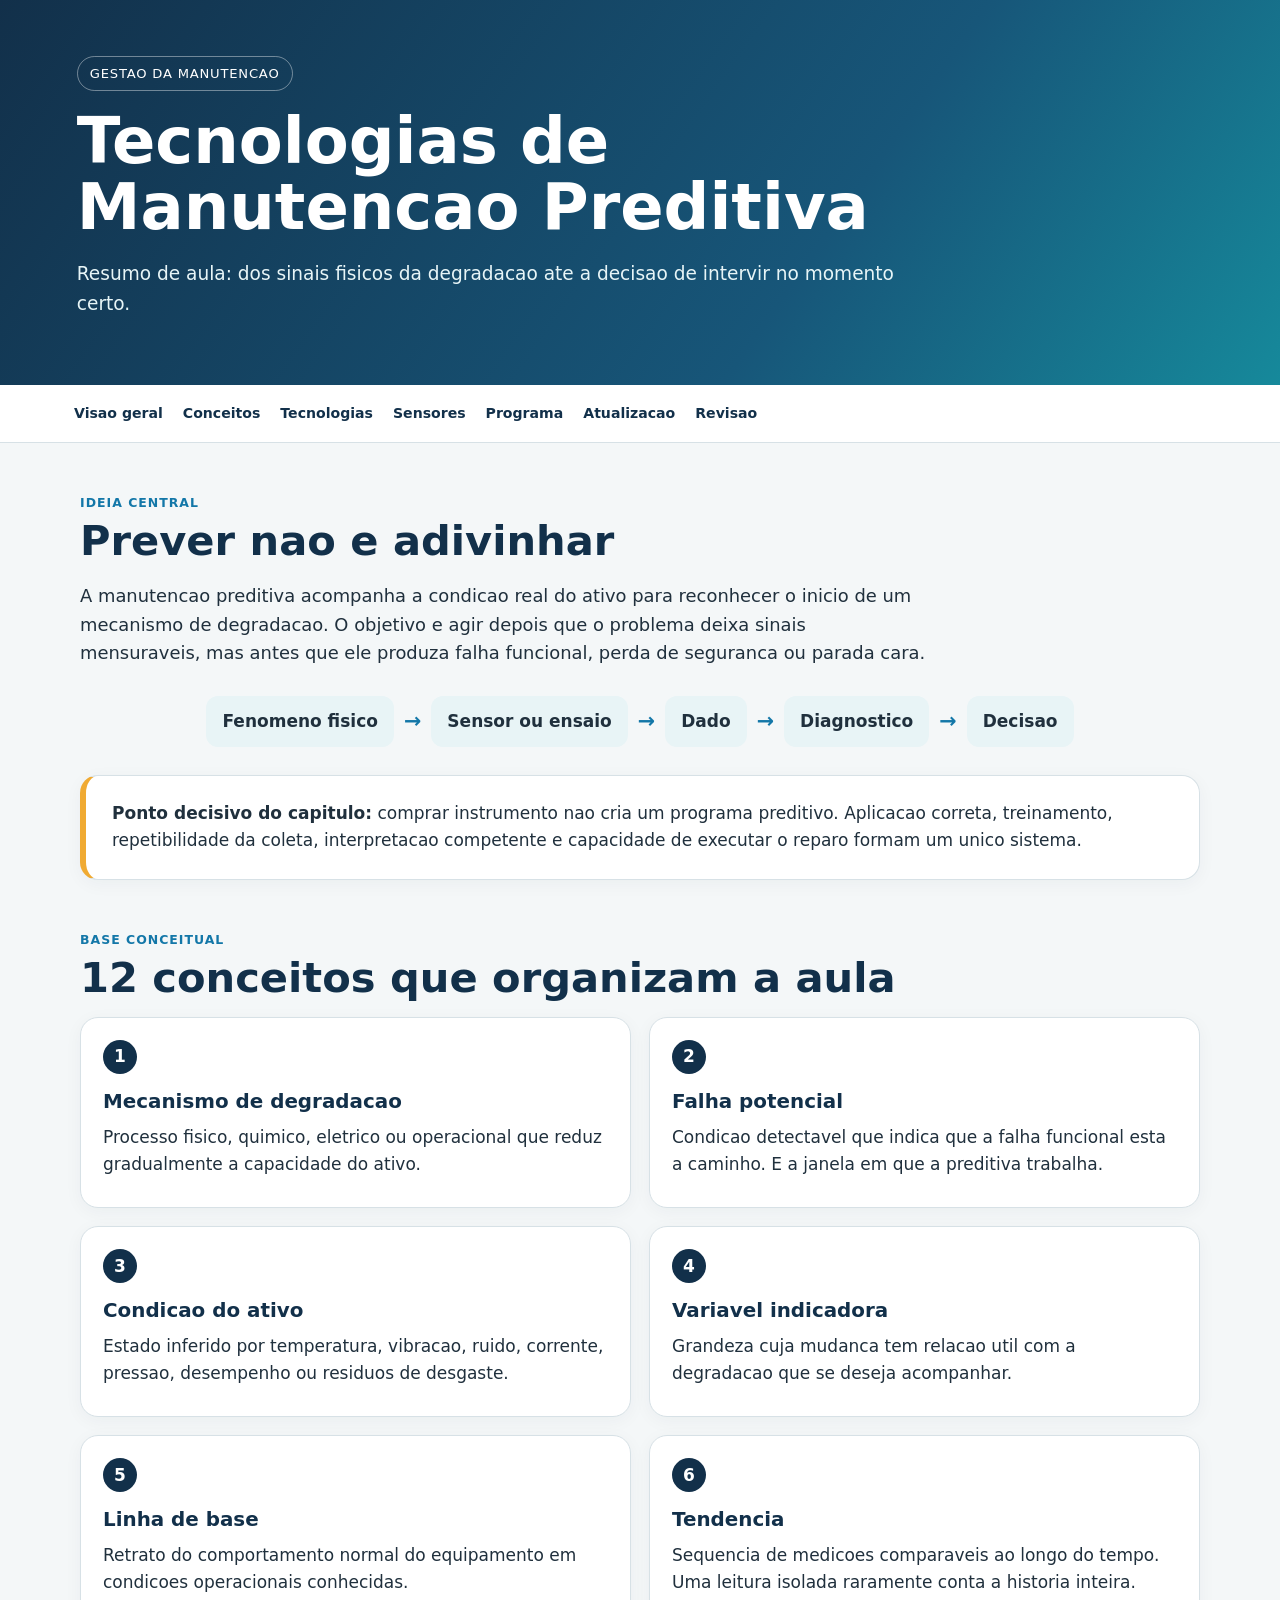
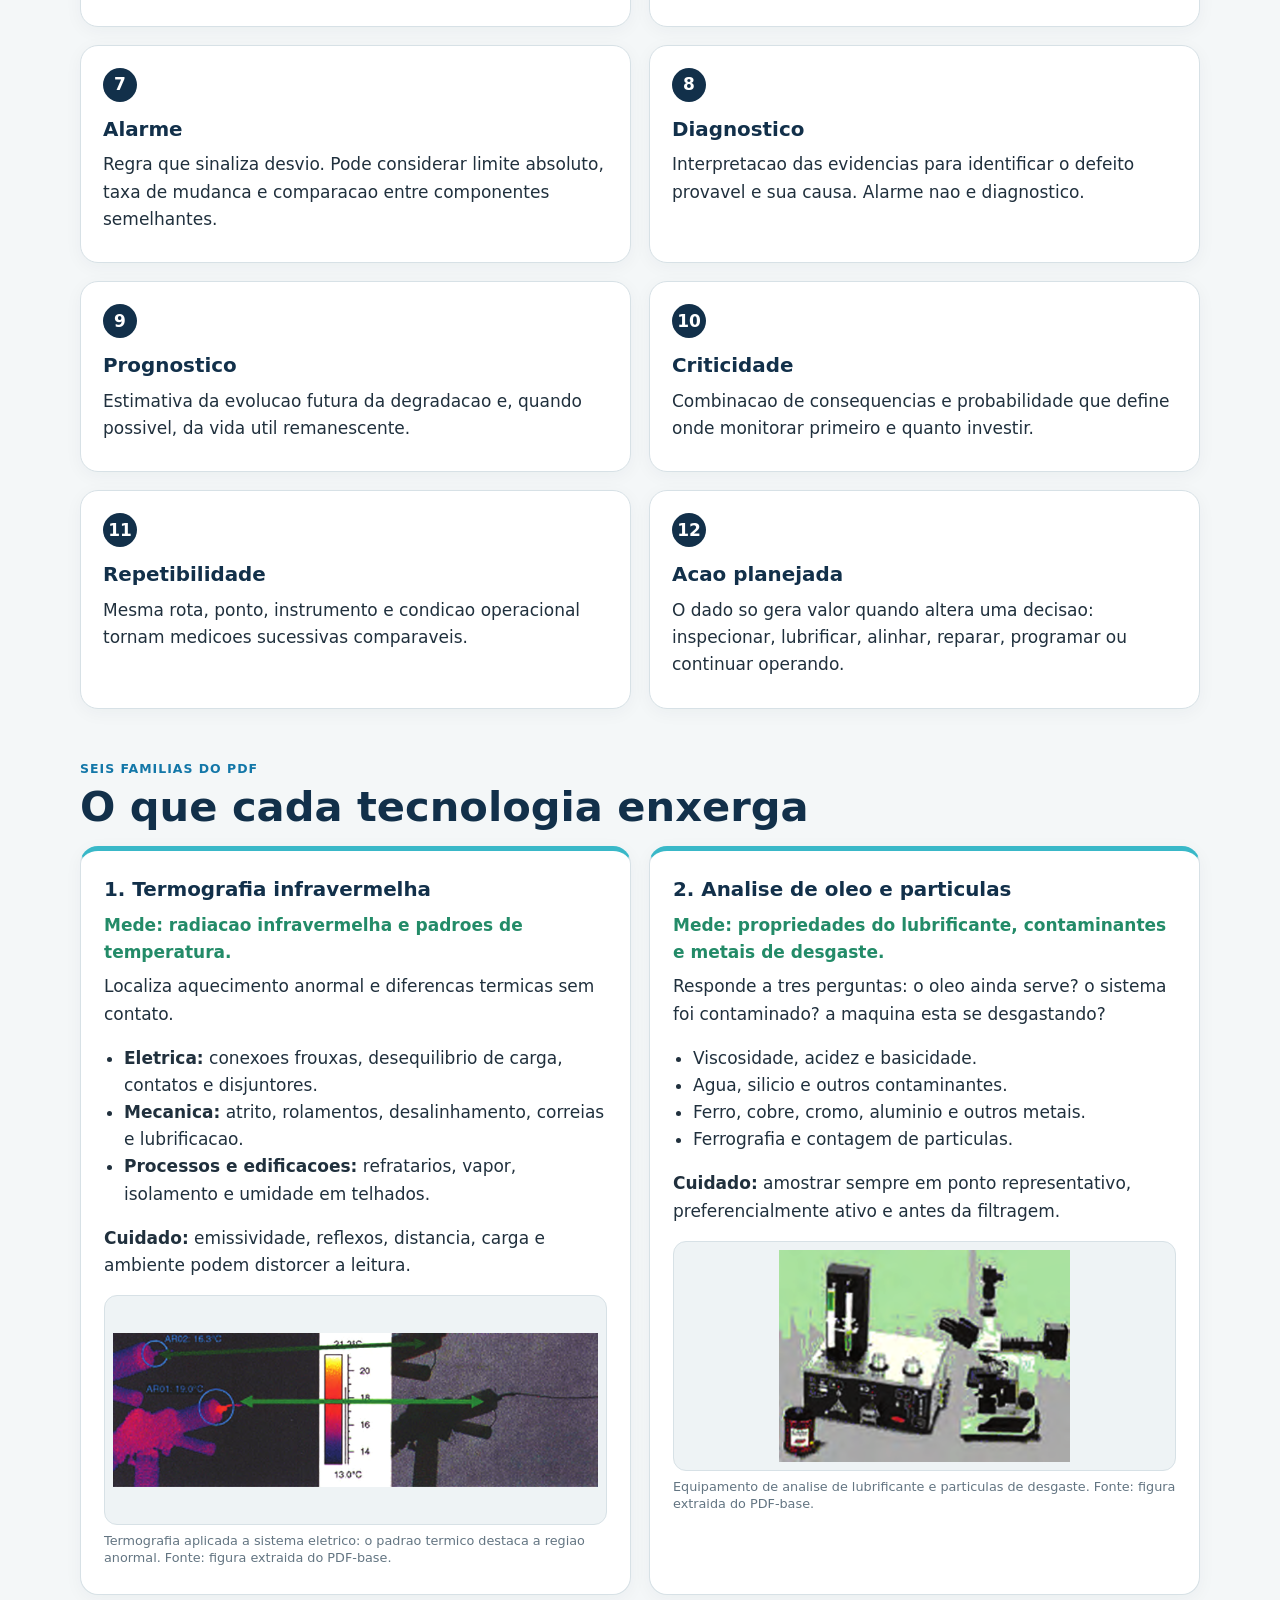
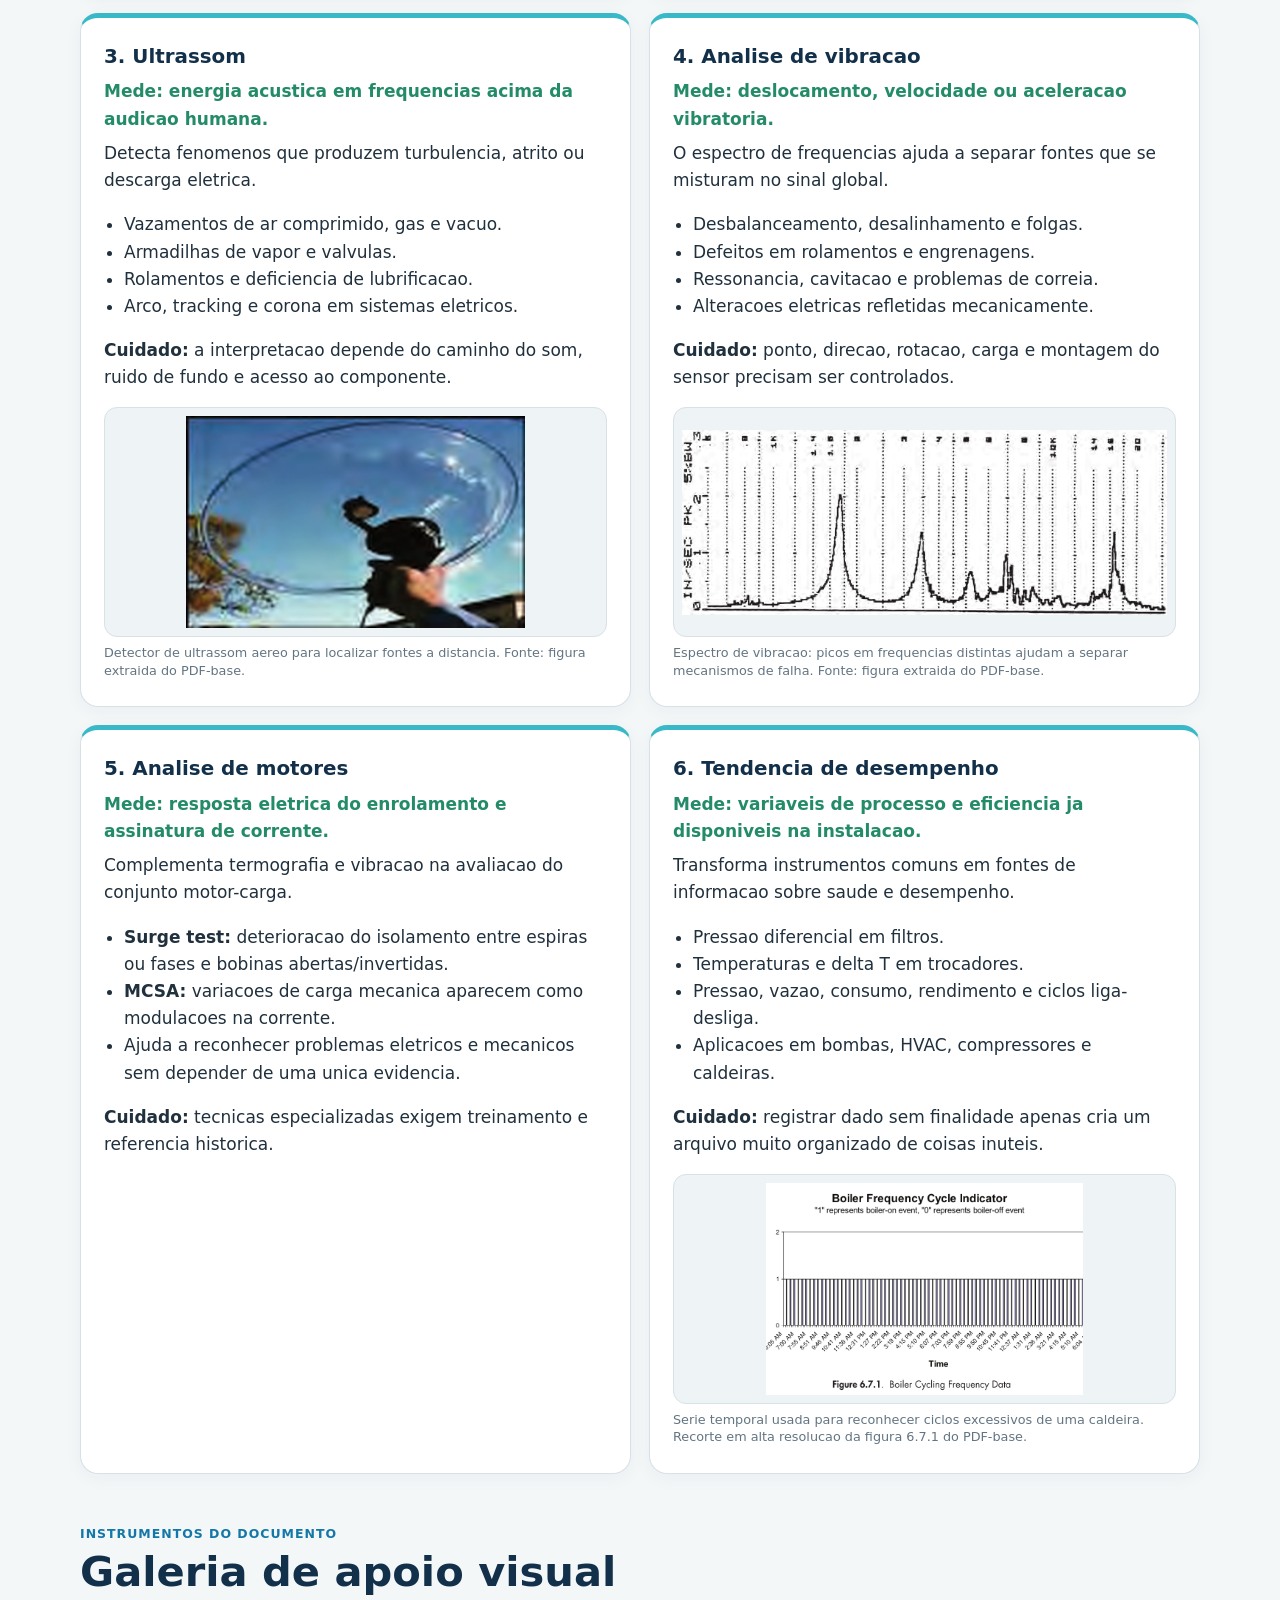
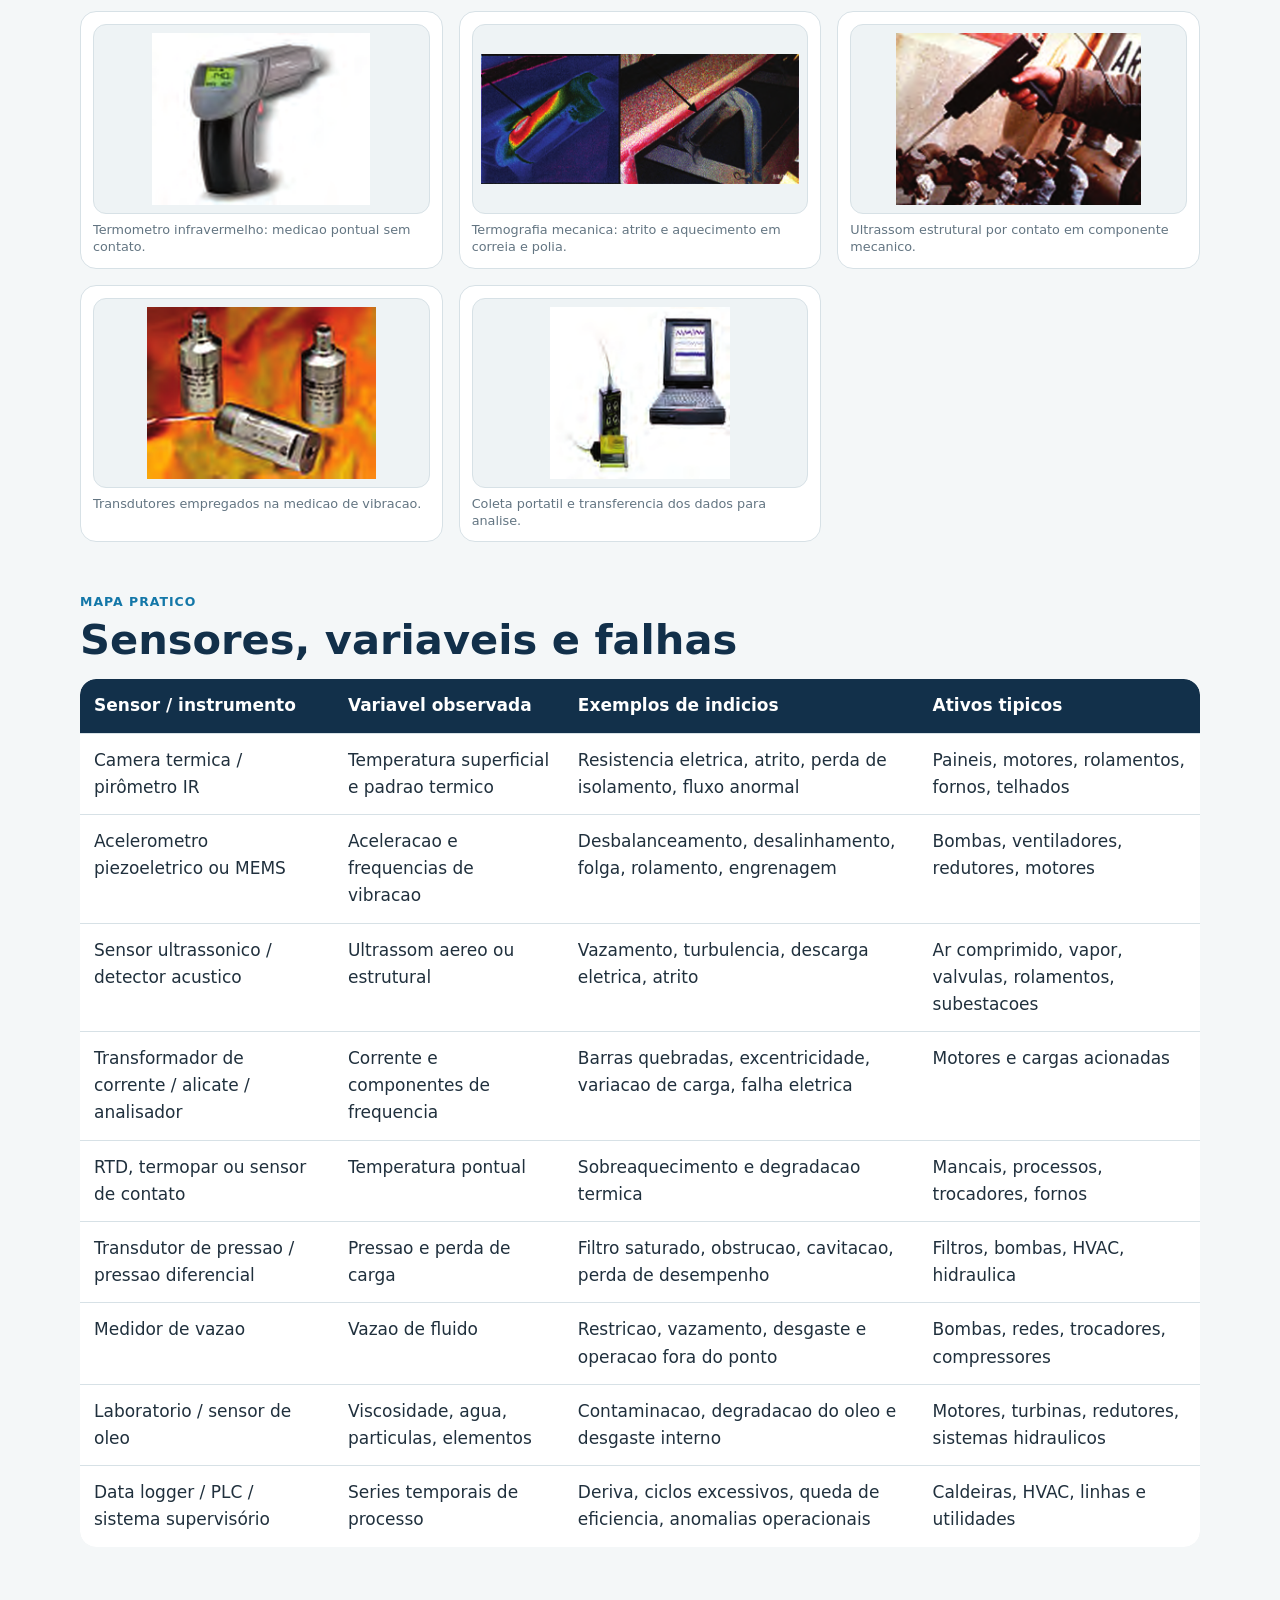
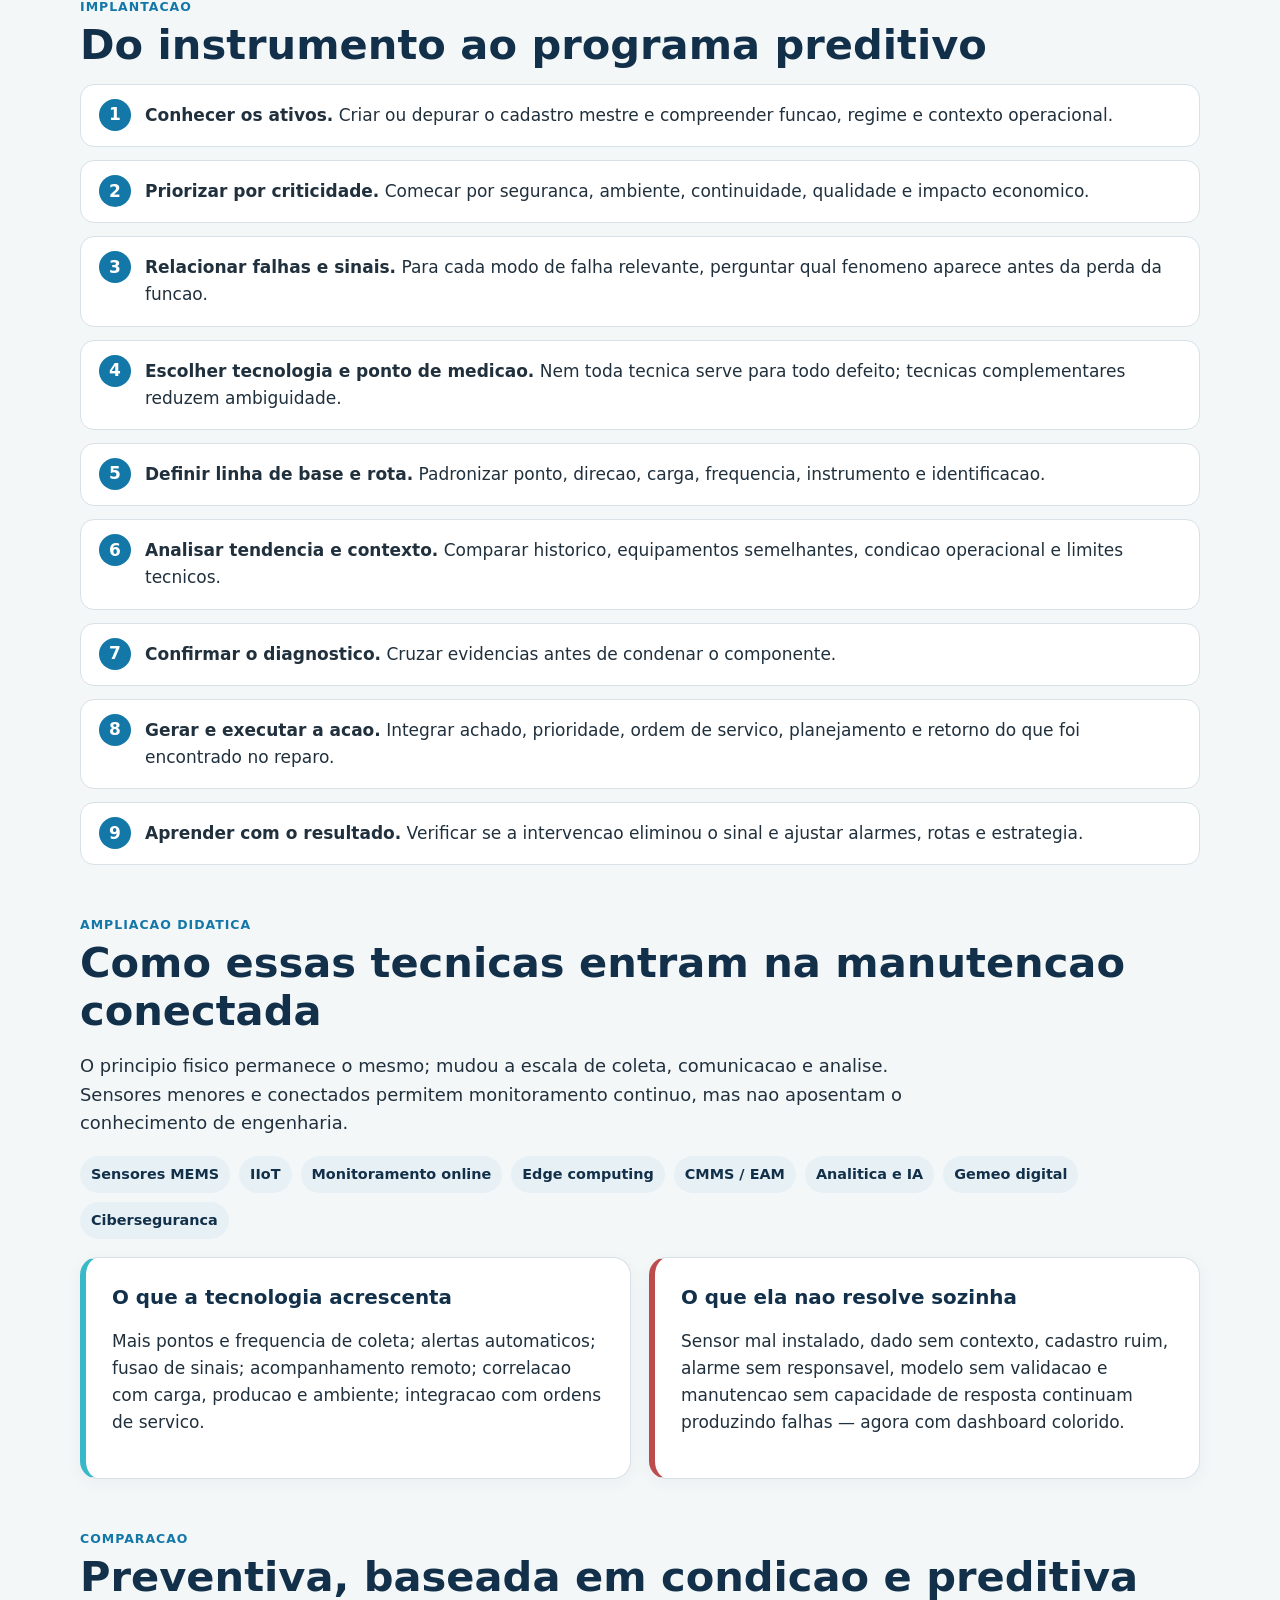
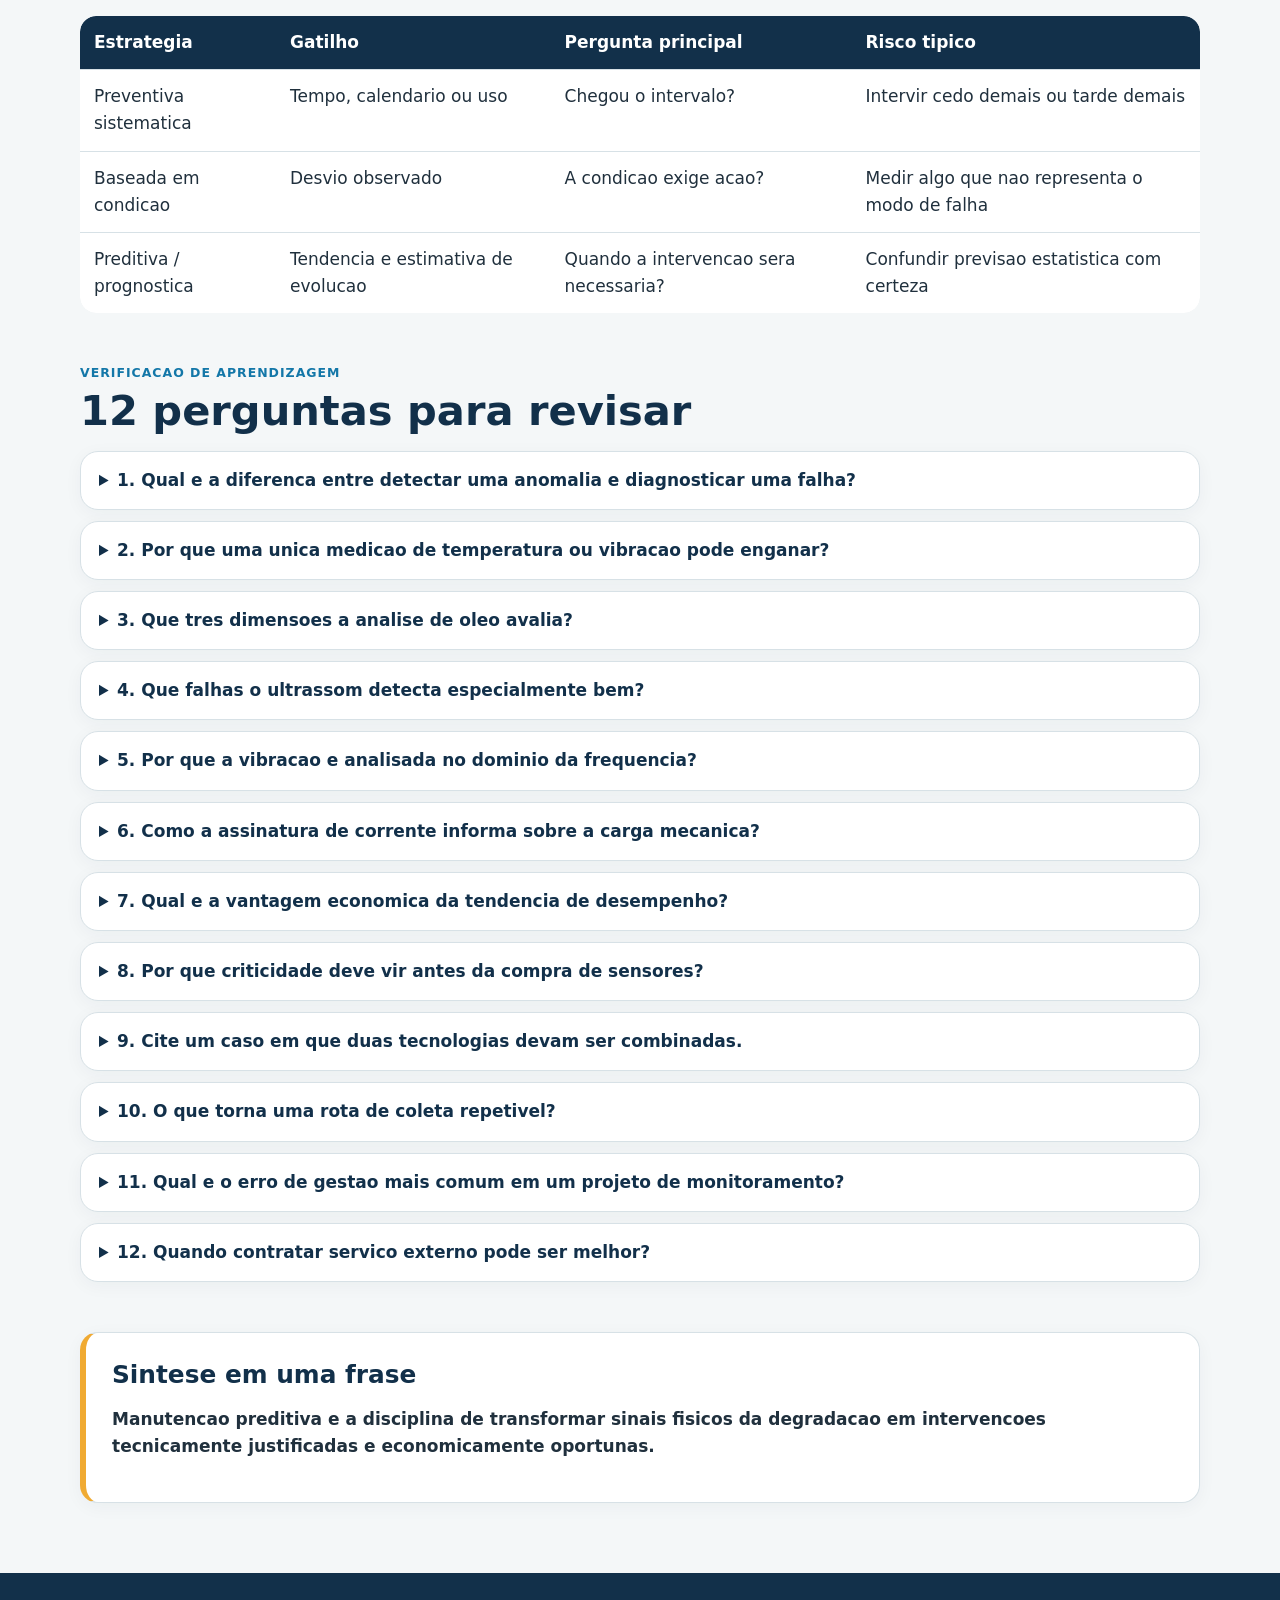
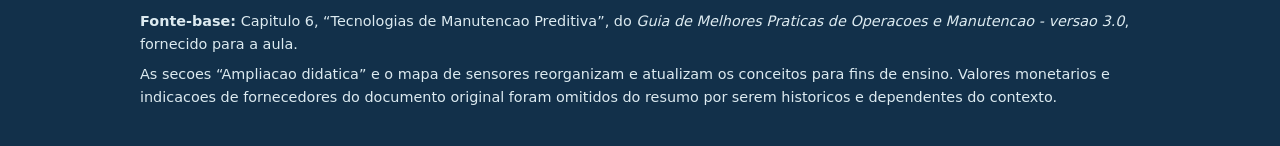
<file: b.tecno_man/index.html>
<!doctype html>
<html lang="pt-BR">
<head>
  <meta charset="utf-8">
  <meta name="viewport" content="width=device-width,initial-scale=1">
  <title>Resumo de aula - Tecnologias de Manutencao Preditiva</title>
  <style>
    :root{--navy:#12304a;--blue:#1377a8;--cyan:#39b8c8;--ink:#20303d;--muted:#637582;--paper:#f4f7f8;--white:#fff;--line:#d7e1e6;--amber:#f0aa32;--green:#238b68;--red:#bd4c4c}
    *{box-sizing:border-box}html{scroll-behavior:smooth}body{margin:0;background:var(--paper);color:var(--ink);font:17px/1.6 system-ui,-apple-system,Segoe UI,Roboto,Arial,sans-serif}
    header{background:linear-gradient(125deg,var(--navy),#175679 64%,#16899b);color:#fff;padding:56px max(6vw,24px) 48px}
    header .tag{display:inline-block;border:1px solid #ffffff66;border-radius:999px;padding:6px 12px;font-size:.82rem;letter-spacing:.06em;text-transform:uppercase}
    h1{max-width:900px;margin:18px 0 10px;font-size:clamp(2.2rem,5vw,4.4rem);line-height:1.03}header p{max-width:820px;font-size:1.16rem;color:#e7f5f7}
    nav{position:sticky;top:0;z-index:5;background:#ffffffed;border-bottom:1px solid var(--line);backdrop-filter:blur(10px);padding:10px max(5vw,18px);overflow:auto;white-space:nowrap}
    nav a{display:inline-block;color:var(--navy);text-decoration:none;font-weight:700;font-size:.88rem;padding:7px 10px}
    main{width:min(1120px,92vw);margin:34px auto 70px}.card,.concept,.tech,details{background:var(--white);border:1px solid var(--line);border-radius:18px;box-shadow:0 4px 18px #17384b0b}
    section{scroll-margin-top:74px;margin:50px 0}.eyebrow{color:var(--blue);font-weight:800;text-transform:uppercase;letter-spacing:.08em;font-size:.78rem}
    h2{font-size:clamp(1.65rem,3.4vw,2.6rem);line-height:1.14;margin:.25rem 0 1rem;color:var(--navy)}h3{color:var(--navy);line-height:1.25;margin:.25rem 0 .55rem}
    .lead{font-size:1.12rem;max-width:850px}.callout{padding:24px 26px;border-left:6px solid var(--amber)}
    .formula{display:grid;grid-template-columns:repeat(9,auto);gap:10px;align-items:center;justify-content:center;text-align:center;margin:28px 0}.formula span{background:#e8f4f6;border-radius:12px;padding:12px 16px;font-weight:800}.formula b{color:var(--blue);font-size:1.3rem}
    .grid{display:grid;grid-template-columns:repeat(2,minmax(0,1fr));gap:18px}.concept{padding:22px;position:relative}.num{display:inline-grid;place-items:center;width:34px;height:34px;border-radius:50%;background:var(--navy);color:#fff;font-weight:900;margin-bottom:12px}
    figure{margin:16px 0 4px}.figure-img{display:block;width:100%;height:230px;object-fit:contain;background:#eef3f5;border:1px solid var(--line);border-radius:13px;padding:8px}figcaption{margin-top:7px;color:var(--muted);font-size:.8rem;line-height:1.35}
    .gallery{display:grid;grid-template-columns:repeat(3,minmax(0,1fr));gap:16px}.gallery figure{background:#fff;border:1px solid var(--line);border-radius:16px;padding:12px;margin:0}.gallery .figure-img{height:190px}
    .concept p,.tech p{margin:.45rem 0}.tech{padding:23px;border-top:5px solid var(--cyan)}.tech .sense{color:var(--green);font-weight:800}.tech ul{padding-left:20px}
    table{width:100%;border-collapse:collapse;background:#fff;border-radius:16px;overflow:hidden;box-shadow:0 4px 18px #17384b0b}th,td{padding:13px 14px;text-align:left;vertical-align:top;border-bottom:1px solid var(--line)}th{background:var(--navy);color:#fff}tr:last-child td{border-bottom:0}.table-wrap{overflow:auto;border-radius:16px}
    .steps{counter-reset:step;display:grid;gap:13px}.step{counter-increment:step;background:#fff;border:1px solid var(--line);border-radius:14px;padding:17px 18px 17px 64px;position:relative}.step:before{content:counter(step);position:absolute;left:18px;top:14px;width:32px;height:32px;display:grid;place-items:center;border-radius:50%;background:var(--blue);color:#fff;font-weight:900}
    .warning{border-left-color:var(--red)}.modern{border-left-color:var(--cyan)}.chips{display:flex;flex-wrap:wrap;gap:9px}.chip{background:#e7f1f5;color:var(--navy);padding:7px 11px;border-radius:999px;font-weight:700;font-size:.9rem}
    details{padding:15px 18px;margin:11px 0}summary{cursor:pointer;font-weight:800;color:var(--navy)}details p{margin-bottom:.2rem}.answer{border-left:4px solid var(--green);padding-left:13px}
    footer{background:var(--navy);color:#dceaf0;padding:30px max(5vw,20px);font-size:.9rem}footer p{max-width:1000px;margin:7px auto}
    @media(max-width:900px){.formula{grid-template-columns:1fr}.formula b{transform:rotate(90deg)}}
    @media(max-width:760px){.grid,.gallery{grid-template-columns:1fr}th,td{min-width:155px}header{padding-top:40px}.figure-img,.gallery .figure-img{height:auto;max-height:360px}}
    @media print{nav{display:none}body{background:#fff;font-size:12pt}.card,.concept,.tech,details,table{box-shadow:none;break-inside:avoid}header{padding:28px;color:#fff}section{margin:28px 0}}
  </style>
</head>
<body>
<header>
  <span class="tag">Gestao da Manutencao</span>
  <h1>Tecnologias de Manutencao Preditiva</h1>
  <p>Resumo de aula: dos sinais fisicos da degradacao ate a decisao de intervir no momento certo.</p>
</header>
<nav><a href="#visao">Visao geral</a><a href="#conceitos">Conceitos</a><a href="#tecnologias">Tecnologias</a><a href="#sensores">Sensores</a><a href="#programa">Programa</a><a href="#atual">Atualizacao</a><a href="#revisao">Revisao</a></nav>
<main>
  <section id="visao">
    <div class="eyebrow">Ideia central</div><h2>Prever nao e adivinhar</h2>
    <p class="lead">A manutencao preditiva acompanha a condicao real do ativo para reconhecer o inicio de um mecanismo de degradacao. O objetivo e agir depois que o problema deixa sinais mensuraveis, mas antes que ele produza falha funcional, perda de seguranca ou parada cara.</p>
    <div class="formula" aria-label="Cadeia de decisao"><span>Fenomeno fisico</span><b>→</b><span>Sensor ou ensaio</span><b>→</b><span>Dado</span><b>→</b><span>Diagnostico</span><b>→</b><span>Decisao</span></div>
    <div class="card callout"><strong>Ponto decisivo do capitulo:</strong> comprar instrumento nao cria um programa preditivo. Aplicacao correta, treinamento, repetibilidade da coleta, interpretacao competente e capacidade de executar o reparo formam um unico sistema.</div>
  </section>

  <section id="conceitos">
    <div class="eyebrow">Base conceitual</div><h2>12 conceitos que organizam a aula</h2>
    <div class="grid">
      <article class="concept"><span class="num">1</span><h3>Mecanismo de degradacao</h3><p>Processo fisico, quimico, eletrico ou operacional que reduz gradualmente a capacidade do ativo.</p></article>
      <article class="concept"><span class="num">2</span><h3>Falha potencial</h3><p>Condicao detectavel que indica que a falha funcional esta a caminho. E a janela em que a preditiva trabalha.</p></article>
      <article class="concept"><span class="num">3</span><h3>Condicao do ativo</h3><p>Estado inferido por temperatura, vibracao, ruido, corrente, pressao, desempenho ou residuos de desgaste.</p></article>
      <article class="concept"><span class="num">4</span><h3>Variavel indicadora</h3><p>Grandeza cuja mudanca tem relacao util com a degradacao que se deseja acompanhar.</p></article>
      <article class="concept"><span class="num">5</span><h3>Linha de base</h3><p>Retrato do comportamento normal do equipamento em condicoes operacionais conhecidas.</p></article>
      <article class="concept"><span class="num">6</span><h3>Tendencia</h3><p>Sequencia de medicoes comparaveis ao longo do tempo. Uma leitura isolada raramente conta a historia inteira.</p></article>
      <article class="concept"><span class="num">7</span><h3>Alarme</h3><p>Regra que sinaliza desvio. Pode considerar limite absoluto, taxa de mudanca e comparacao entre componentes semelhantes.</p></article>
      <article class="concept"><span class="num">8</span><h3>Diagnostico</h3><p>Interpretacao das evidencias para identificar o defeito provavel e sua causa. Alarme nao e diagnostico.</p></article>
      <article class="concept"><span class="num">9</span><h3>Prognostico</h3><p>Estimativa da evolucao futura da degradacao e, quando possivel, da vida util remanescente.</p></article>
      <article class="concept"><span class="num">10</span><h3>Criticidade</h3><p>Combinacao de consequencias e probabilidade que define onde monitorar primeiro e quanto investir.</p></article>
      <article class="concept"><span class="num">11</span><h3>Repetibilidade</h3><p>Mesma rota, ponto, instrumento e condicao operacional tornam medicoes sucessivas comparaveis.</p></article>
      <article class="concept"><span class="num">12</span><h3>Acao planejada</h3><p>O dado so gera valor quando altera uma decisao: inspecionar, lubrificar, alinhar, reparar, programar ou continuar operando.</p></article>
    </div>
  </section>

  <section id="tecnologias">
    <div class="eyebrow">Seis familias do PDF</div><h2>O que cada tecnologia enxerga</h2>
    <div class="grid">
      <article class="tech"><h3>1. Termografia infravermelha</h3><p class="sense">Mede: radiacao infravermelha e padroes de temperatura.</p><p>Localiza aquecimento anormal e diferencas termicas sem contato.</p><ul><li><b>Eletrica:</b> conexoes frouxas, desequilibrio de carga, contatos e disjuntores.</li><li><b>Mecanica:</b> atrito, rolamentos, desalinhamento, correias e lubrificacao.</li><li><b>Processos e edificacoes:</b> refratarios, vapor, isolamento e umidade em telhados.</li></ul><p><b>Cuidado:</b> emissividade, reflexos, distancia, carga e ambiente podem distorcer a leitura.</p><figure><img class="figure-img" src="IMG/termografia_sistema_eletrico.png" alt="Imagem termografica comparada a fotografia de um sistema eletrico"><figcaption>Termografia aplicada a sistema eletrico: o padrao termico destaca a regiao anormal. Fonte: figura extraida do PDF-base.</figcaption></figure></article>
      <article class="tech"><h3>2. Analise de oleo e particulas</h3><p class="sense">Mede: propriedades do lubrificante, contaminantes e metais de desgaste.</p><p>Responde a tres perguntas: o oleo ainda serve? o sistema foi contaminado? a maquina esta se desgastando?</p><ul><li>Viscosidade, acidez e basicidade.</li><li>Agua, silicio e outros contaminantes.</li><li>Ferro, cobre, cromo, aluminio e outros metais.</li><li>Ferrografia e contagem de particulas.</li></ul><p><b>Cuidado:</b> amostrar sempre em ponto representativo, preferencialmente ativo e antes da filtragem.</p><figure><img class="figure-img" src="IMG/equipamento_analise_oleo.png" alt="Equipamento de laboratorio para analise de oleo"><figcaption>Equipamento de analise de lubrificante e particulas de desgaste. Fonte: figura extraida do PDF-base.</figcaption></figure></article>
      <article class="tech"><h3>3. Ultrassom</h3><p class="sense">Mede: energia acustica em frequencias acima da audicao humana.</p><p>Detecta fenomenos que produzem turbulencia, atrito ou descarga eletrica.</p><ul><li>Vazamentos de ar comprimido, gas e vacuo.</li><li>Armadilhas de vapor e valvulas.</li><li>Rolamentos e deficiencia de lubrificacao.</li><li>Arco, tracking e corona em sistemas eletricos.</li></ul><p><b>Cuidado:</b> a interpretacao depende do caminho do som, ruido de fundo e acesso ao componente.</p><figure><img class="figure-img" src="IMG/detector_ultrassom_aereo.png" alt="Detector de ultrassom aereo com acessorio parabolico"><figcaption>Detector de ultrassom aereo para localizar fontes a distancia. Fonte: figura extraida do PDF-base.</figcaption></figure></article>
      <article class="tech"><h3>4. Analise de vibracao</h3><p class="sense">Mede: deslocamento, velocidade ou aceleracao vibratoria.</p><p>O espectro de frequencias ajuda a separar fontes que se misturam no sinal global.</p><ul><li>Desbalanceamento, desalinhamento e folgas.</li><li>Defeitos em rolamentos e engrenagens.</li><li>Ressonancia, cavitacao e problemas de correia.</li><li>Alteracoes eletricas refletidas mecanicamente.</li></ul><p><b>Cuidado:</b> ponto, direcao, rotacao, carga e montagem do sensor precisam ser controlados.</p><figure><img class="figure-img" src="IMG/espectro_analise_vibracao.png" alt="Espectro de frequencias de vibracao"><figcaption>Espectro de vibracao: picos em frequencias distintas ajudam a separar mecanismos de falha. Fonte: figura extraida do PDF-base.</figcaption></figure></article>
      <article class="tech"><h3>5. Analise de motores</h3><p class="sense">Mede: resposta eletrica do enrolamento e assinatura de corrente.</p><p>Complementa termografia e vibracao na avaliacao do conjunto motor-carga.</p><ul><li><b>Surge test:</b> deterioracao do isolamento entre espiras ou fases e bobinas abertas/invertidas.</li><li><b>MCSA:</b> variacoes de carga mecanica aparecem como modulacoes na corrente.</li><li>Ajuda a reconhecer problemas eletricos e mecanicos sem depender de uma unica evidencia.</li></ul><p><b>Cuidado:</b> tecnicas especializadas exigem treinamento e referencia historica.</p></article>
      <article class="tech"><h3>6. Tendencia de desempenho</h3><p class="sense">Mede: variaveis de processo e eficiencia ja disponiveis na instalacao.</p><p>Transforma instrumentos comuns em fontes de informacao sobre saude e desempenho.</p><ul><li>Pressao diferencial em filtros.</li><li>Temperaturas e delta T em trocadores.</li><li>Pressao, vazao, consumo, rendimento e ciclos liga-desliga.</li><li>Aplicacoes em bombas, HVAC, compressores e caldeiras.</li></ul><p><b>Cuidado:</b> registrar dado sem finalidade apenas cria um arquivo muito organizado de coisas inuteis.</p><figure><img class="figure-img" src="IMG/tendencia_ciclos_caldeira.png" alt="Grafico de ciclos liga e desliga de uma caldeira"><figcaption>Serie temporal usada para reconhecer ciclos excessivos de uma caldeira. Recorte em alta resolucao da figura 6.7.1 do PDF-base.</figcaption></figure></article>
    </div>
  </section>

  <section id="galeria">
    <div class="eyebrow">Instrumentos do documento</div><h2>Galeria de apoio visual</h2>
    <div class="gallery">
      <figure><img class="figure-img" src="IMG/termometro_infravermelho.png" alt="Termometro infravermelho portatil"><figcaption>Termometro infravermelho: medicao pontual sem contato.</figcaption></figure>
      <figure><img class="figure-img" src="IMG/termografia_sistema_mecanico.png" alt="Termografia aplicada a correia e polia"><figcaption>Termografia mecanica: atrito e aquecimento em correia e polia.</figcaption></figure>
      <figure><img class="figure-img" src="IMG/inspecao_ultrassonica_contato.png" alt="Inspecao ultrassonica por contato"><figcaption>Ultrassom estrutural por contato em componente mecanico.</figcaption></figure>
      <figure><img class="figure-img" src="IMG/sensores_vibracao.png" alt="Conjunto de sensores de vibracao"><figcaption>Transdutores empregados na medicao de vibracao.</figcaption></figure>
      <figure><img class="figure-img" src="IMG/coleta_dados_vibracao.png" alt="Coletor e analisador portatil de vibracao"><figcaption>Coleta portatil e transferencia dos dados para analise.</figcaption></figure>
    </div>
  </section>

  <section id="sensores">
    <div class="eyebrow">Mapa pratico</div><h2>Sensores, variaveis e falhas</h2>
    <div class="table-wrap"><table>
      <thead><tr><th>Sensor / instrumento</th><th>Variavel observada</th><th>Exemplos de indicios</th><th>Ativos tipicos</th></tr></thead>
      <tbody>
        <tr><td>Camera termica / pirômetro IR</td><td>Temperatura superficial e padrao termico</td><td>Resistencia eletrica, atrito, perda de isolamento, fluxo anormal</td><td>Paineis, motores, rolamentos, fornos, telhados</td></tr>
        <tr><td>Acelerometro piezoeletrico ou MEMS</td><td>Aceleracao e frequencias de vibracao</td><td>Desbalanceamento, desalinhamento, folga, rolamento, engrenagem</td><td>Bombas, ventiladores, redutores, motores</td></tr>
        <tr><td>Sensor ultrassonico / detector acustico</td><td>Ultrassom aereo ou estrutural</td><td>Vazamento, turbulencia, descarga eletrica, atrito</td><td>Ar comprimido, vapor, valvulas, rolamentos, subestacoes</td></tr>
        <tr><td>Transformador de corrente / alicate / analisador</td><td>Corrente e componentes de frequencia</td><td>Barras quebradas, excentricidade, variacao de carga, falha eletrica</td><td>Motores e cargas acionadas</td></tr>
        <tr><td>RTD, termopar ou sensor de contato</td><td>Temperatura pontual</td><td>Sobreaquecimento e degradacao termica</td><td>Mancais, processos, trocadores, fornos</td></tr>
        <tr><td>Transdutor de pressao / pressao diferencial</td><td>Pressao e perda de carga</td><td>Filtro saturado, obstrucao, cavitacao, perda de desempenho</td><td>Filtros, bombas, HVAC, hidraulica</td></tr>
        <tr><td>Medidor de vazao</td><td>Vazao de fluido</td><td>Restricao, vazamento, desgaste e operacao fora do ponto</td><td>Bombas, redes, trocadores, compressores</td></tr>
        <tr><td>Laboratorio / sensor de oleo</td><td>Viscosidade, agua, particulas, elementos</td><td>Contaminacao, degradacao do oleo e desgaste interno</td><td>Motores, turbinas, redutores, sistemas hidraulicos</td></tr>
        <tr><td>Data logger / PLC / sistema supervisório</td><td>Series temporais de processo</td><td>Deriva, ciclos excessivos, queda de eficiencia, anomalias operacionais</td><td>Caldeiras, HVAC, linhas e utilidades</td></tr>
      </tbody>
    </table></div>
  </section>

  <section id="programa">
    <div class="eyebrow">Implantacao</div><h2>Do instrumento ao programa preditivo</h2>
    <div class="steps">
      <div class="step"><b>Conhecer os ativos.</b> Criar ou depurar o cadastro mestre e compreender funcao, regime e contexto operacional.</div>
      <div class="step"><b>Priorizar por criticidade.</b> Comecar por seguranca, ambiente, continuidade, qualidade e impacto economico.</div>
      <div class="step"><b>Relacionar falhas e sinais.</b> Para cada modo de falha relevante, perguntar qual fenomeno aparece antes da perda da funcao.</div>
      <div class="step"><b>Escolher tecnologia e ponto de medicao.</b> Nem toda tecnica serve para todo defeito; tecnicas complementares reduzem ambiguidade.</div>
      <div class="step"><b>Definir linha de base e rota.</b> Padronizar ponto, direcao, carga, frequencia, instrumento e identificacao.</div>
      <div class="step"><b>Analisar tendencia e contexto.</b> Comparar historico, equipamentos semelhantes, condicao operacional e limites tecnicos.</div>
      <div class="step"><b>Confirmar o diagnostico.</b> Cruzar evidencias antes de condenar o componente.</div>
      <div class="step"><b>Gerar e executar a acao.</b> Integrar achado, prioridade, ordem de servico, planejamento e retorno do que foi encontrado no reparo.</div>
      <div class="step"><b>Aprender com o resultado.</b> Verificar se a intervencao eliminou o sinal e ajustar alarmes, rotas e estrategia.</div>
    </div>
  </section>

  <section id="atual">
    <div class="eyebrow">Ampliacao didatica</div><h2>Como essas tecnicas entram na manutencao conectada</h2>
    <p class="lead">O principio fisico permanece o mesmo; mudou a escala de coleta, comunicacao e analise. Sensores menores e conectados permitem monitoramento continuo, mas nao aposentam o conhecimento de engenharia.</p>
    <div class="chips"><span class="chip">Sensores MEMS</span><span class="chip">IIoT</span><span class="chip">Monitoramento online</span><span class="chip">Edge computing</span><span class="chip">CMMS / EAM</span><span class="chip">Analitica e IA</span><span class="chip">Gemeo digital</span><span class="chip">Ciberseguranca</span></div>
    <div class="grid" style="margin-top:18px">
      <div class="card callout modern"><h3>O que a tecnologia acrescenta</h3><p>Mais pontos e frequencia de coleta; alertas automaticos; fusao de sinais; acompanhamento remoto; correlacao com carga, producao e ambiente; integracao com ordens de servico.</p></div>
      <div class="card callout warning"><h3>O que ela nao resolve sozinha</h3><p>Sensor mal instalado, dado sem contexto, cadastro ruim, alarme sem responsavel, modelo sem validacao e manutencao sem capacidade de resposta continuam produzindo falhas — agora com dashboard colorido.</p></div>
    </div>
  </section>

  <section>
    <div class="eyebrow">Comparacao</div><h2>Preventiva, baseada em condicao e preditiva</h2>
    <div class="table-wrap"><table>
      <thead><tr><th>Estrategia</th><th>Gatilho</th><th>Pergunta principal</th><th>Risco tipico</th></tr></thead>
      <tbody>
        <tr><td>Preventiva sistematica</td><td>Tempo, calendario ou uso</td><td>Chegou o intervalo?</td><td>Intervir cedo demais ou tarde demais</td></tr>
        <tr><td>Baseada em condicao</td><td>Desvio observado</td><td>A condicao exige acao?</td><td>Medir algo que nao representa o modo de falha</td></tr>
        <tr><td>Preditiva / prognostica</td><td>Tendencia e estimativa de evolucao</td><td>Quando a intervencao sera necessaria?</td><td>Confundir previsao estatistica com certeza</td></tr>
      </tbody>
    </table></div>
  </section>

  <section id="revisao">
    <div class="eyebrow">Verificacao de aprendizagem</div><h2>12 perguntas para revisar</h2>
    <details><summary>1. Qual e a diferenca entre detectar uma anomalia e diagnosticar uma falha?</summary><p class="answer">A anomalia indica que o comportamento se desviou do esperado. O diagnostico interpreta evidencias para apontar o defeito e sua causa provavel.</p></details>
    <details><summary>2. Por que uma unica medicao de temperatura ou vibracao pode enganar?</summary><p class="answer">Porque carga, velocidade, ambiente e operacao alteram o sinal. A tendencia sob condicoes comparaveis oferece evidencia mais forte.</p></details>
    <details><summary>3. Que tres dimensoes a analise de oleo avalia?</summary><p class="answer">Condicao do lubrificante, contaminacao/integridade do sistema e desgaste da maquina.</p></details>
    <details><summary>4. Que falhas o ultrassom detecta especialmente bem?</summary><p class="answer">Vazamentos e turbulencia, defeitos iniciais de rolamentos/lubrificacao e descargas eletricas como corona, arco ou tracking.</p></details>
    <details><summary>5. Por que a vibracao e analisada no dominio da frequencia?</summary><p class="answer">Porque diferentes componentes e mecanismos geram frequencias caracteristicas; o espectro ajuda a separar fontes misturadas no sinal.</p></details>
    <details><summary>6. Como a assinatura de corrente informa sobre a carga mecanica?</summary><p class="answer">O motor atua como transdutor: variacoes mecanicas de torque e carga modulam a corrente eletrica, produzindo componentes analisaveis.</p></details>
    <details><summary>7. Qual e a vantagem economica da tendencia de desempenho?</summary><p class="answer">Frequentemente reutiliza instrumentacao e dados ja existentes, permitindo detectar perda de eficiencia e necessidade de manutencao com baixo investimento adicional.</p></details>
    <details><summary>8. Por que criticidade deve vir antes da compra de sensores?</summary><p class="answer">Porque define onde a falha importa e direciona recursos para ativos cujo risco justifica monitoramento e resposta.</p></details>
    <details><summary>9. Cite um caso em que duas tecnologias devam ser combinadas.</summary><p class="answer">Um motor com aquecimento pode ser avaliado por termografia, vibracao e corrente; juntas, as tecnicas ajudam a separar problema eletrico, rolamento, desalinhamento ou sobrecarga.</p></details>
    <details><summary>10. O que torna uma rota de coleta repetivel?</summary><p class="answer">Ponto, direcao, metodo de montagem, instrumento, configuracao e condicao operacional padronizados.</p></details>
    <details><summary>11. Qual e o erro de gestao mais comum em um projeto de monitoramento?</summary><p class="answer">Tratar a aquisicao do sensor como fim. Sem processo de analise, responsabilidade, ordem de servico e verificacao do reparo, o dado nao gera valor.</p></details>
    <details><summary>12. Quando contratar servico externo pode ser melhor?</summary><p class="answer">Quando ha poucos ativos, uso esporadico, alto custo do instrumento ou falta de especialistas internos. A decisao deve considerar criticidade, frequencia e custo total.</p></details>
  </section>

  <section>
    <div class="card callout"><h2 style="font-size:1.55rem">Sintese em uma frase</h2><p><strong>Manutencao preditiva e a disciplina de transformar sinais fisicos da degradacao em intervencoes tecnicamente justificadas e economicamente oportunas.</strong></p></div>
  </section>
</main>
<footer>
  <p><strong>Fonte-base:</strong> Capitulo 6, “Tecnologias de Manutencao Preditiva”, do <em>Guia de Melhores Praticas de Operacoes e Manutencao - versao 3.0</em>, fornecido para a aula.</p>
  <p>As secoes “Ampliacao didatica” e o mapa de sensores reorganizam e atualizam os conceitos para fins de ensino. Valores monetarios e indicacoes de fornecedores do documento original foram omitidos do resumo por serem historicos e dependentes do contexto.</p>
</footer>
</body>
</html>
</file>
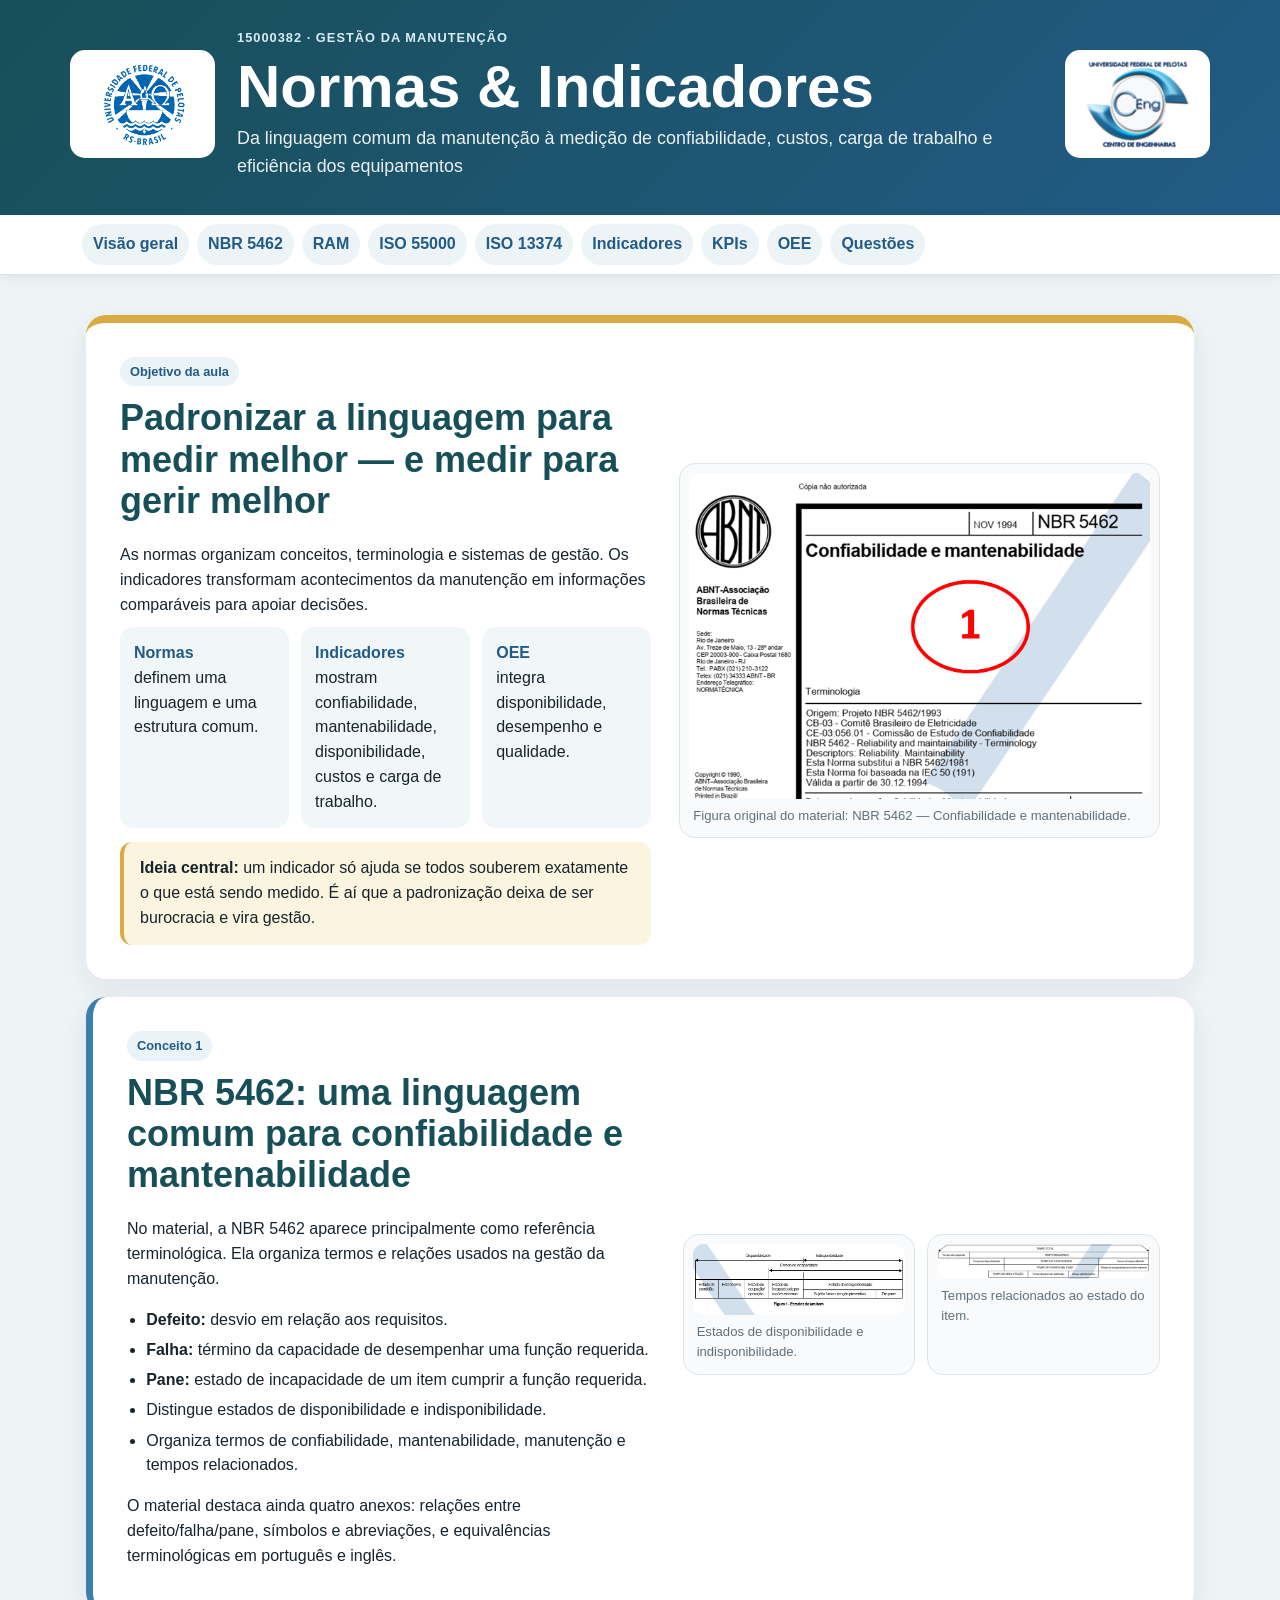
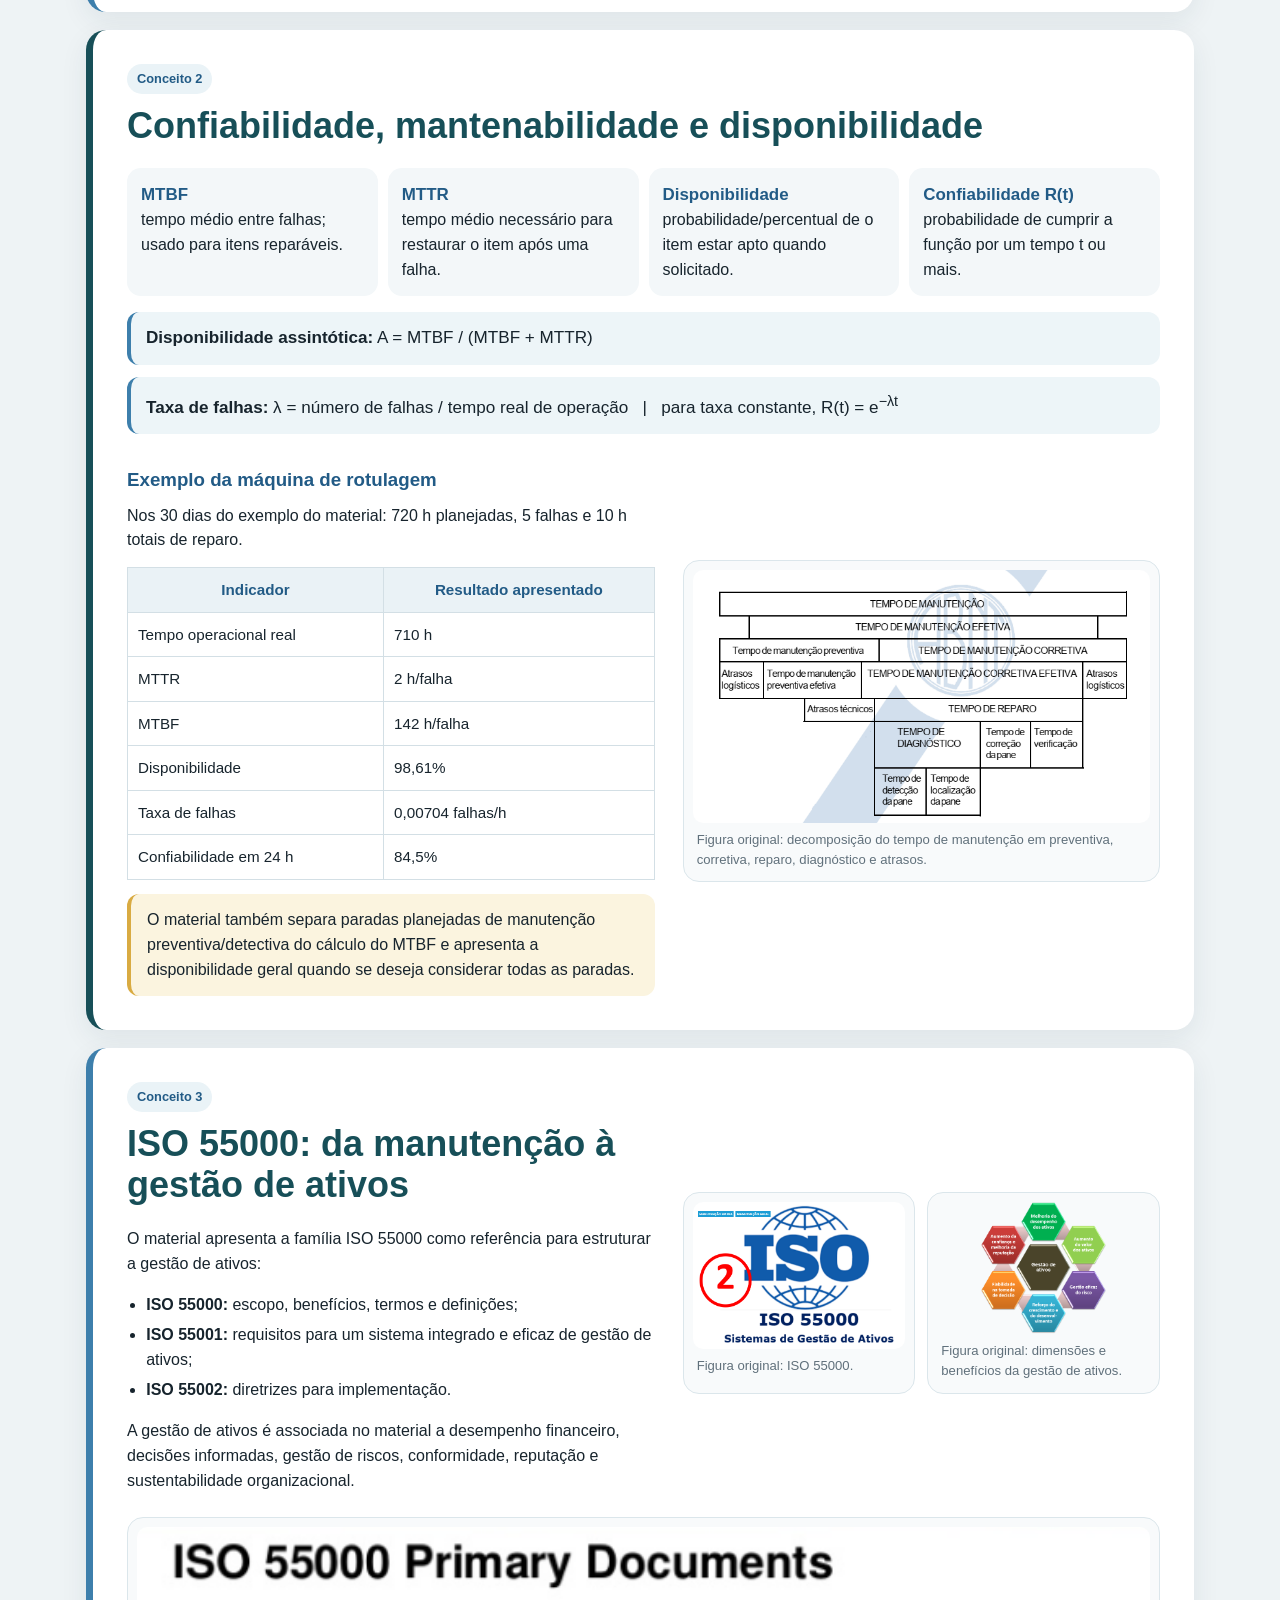
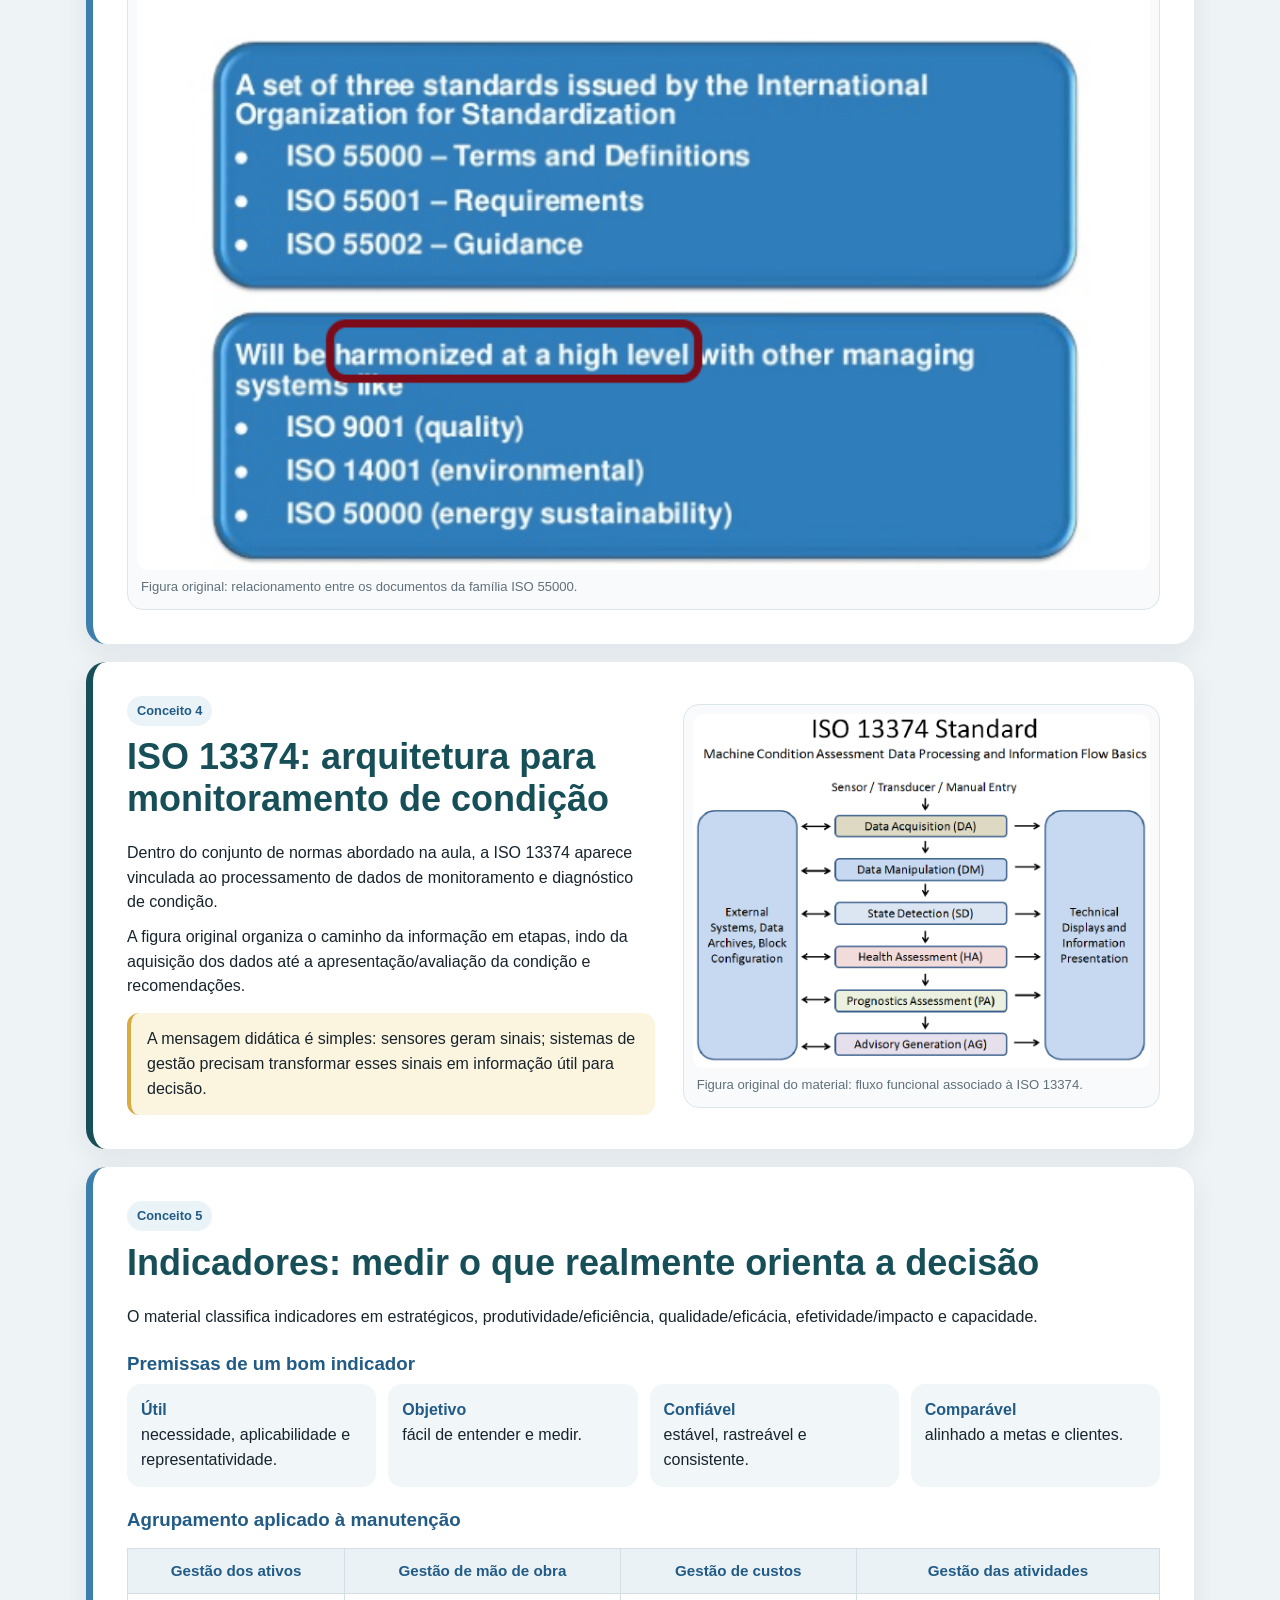
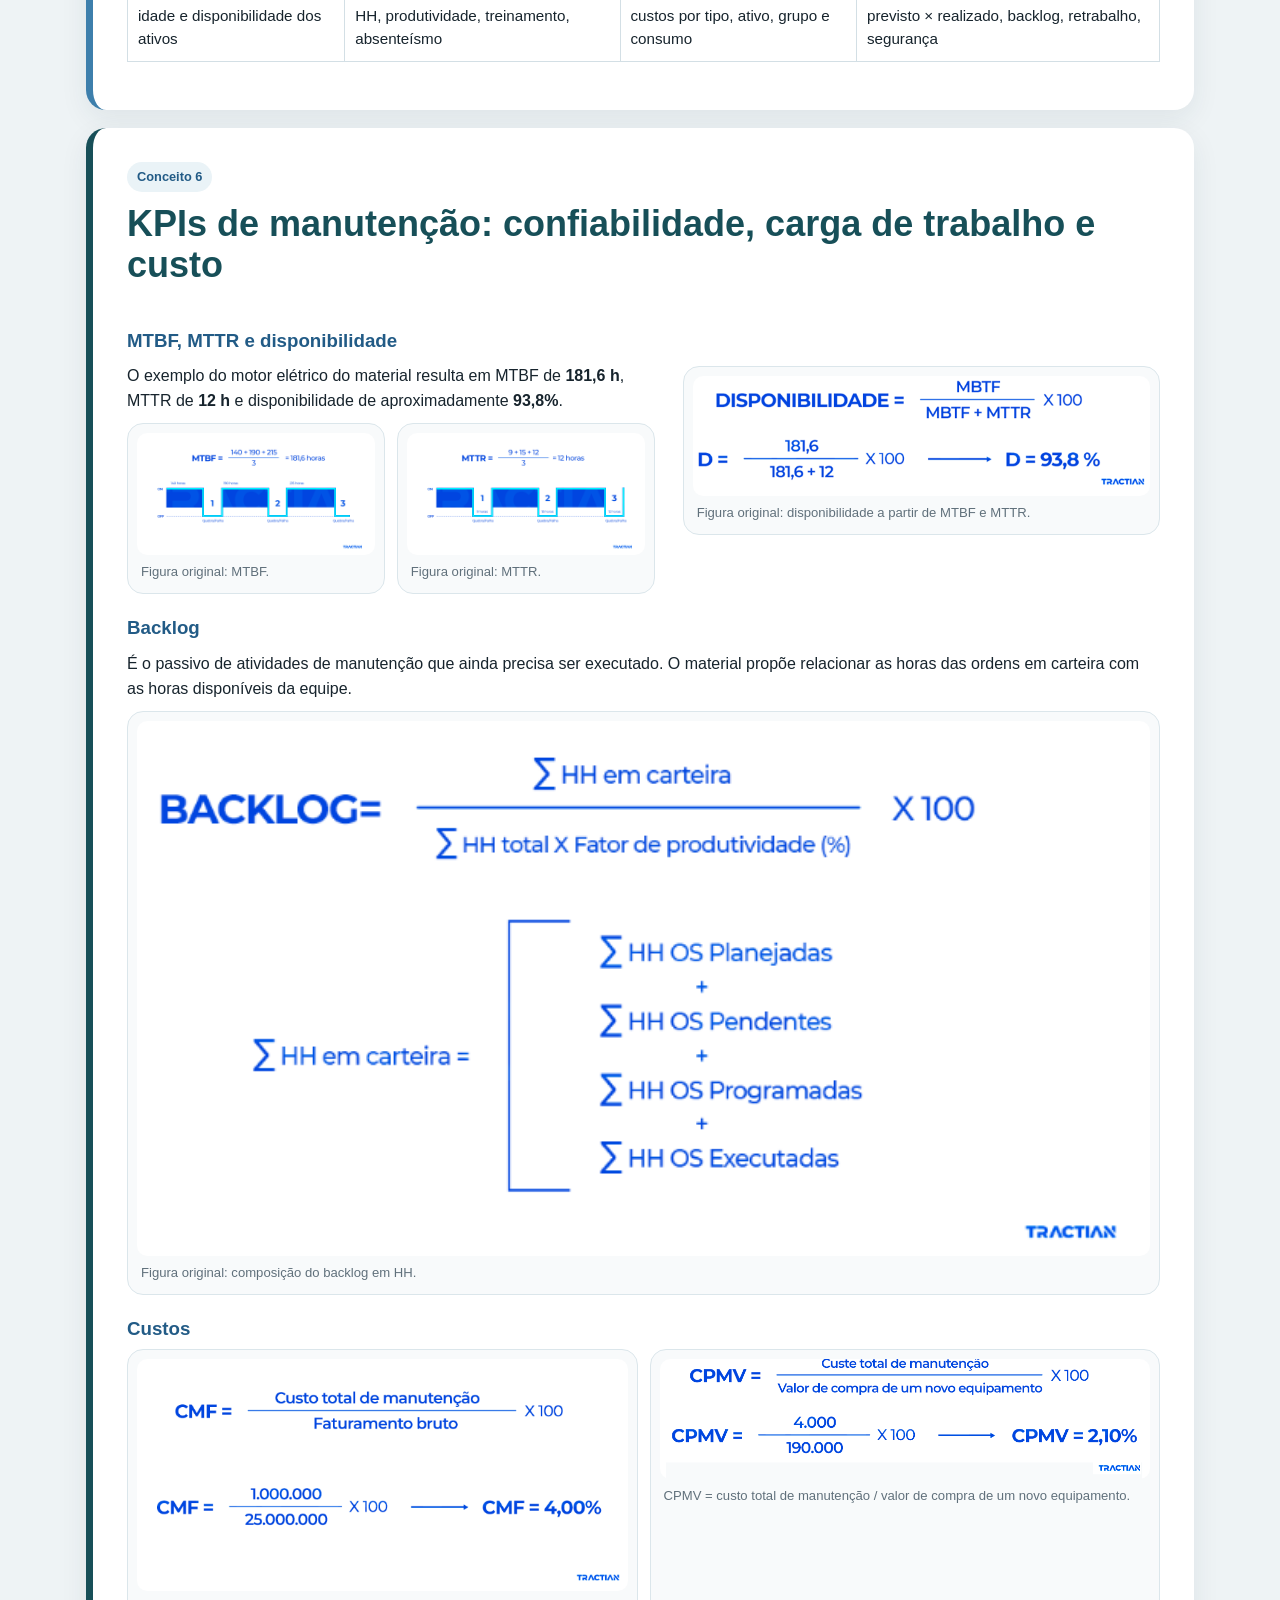
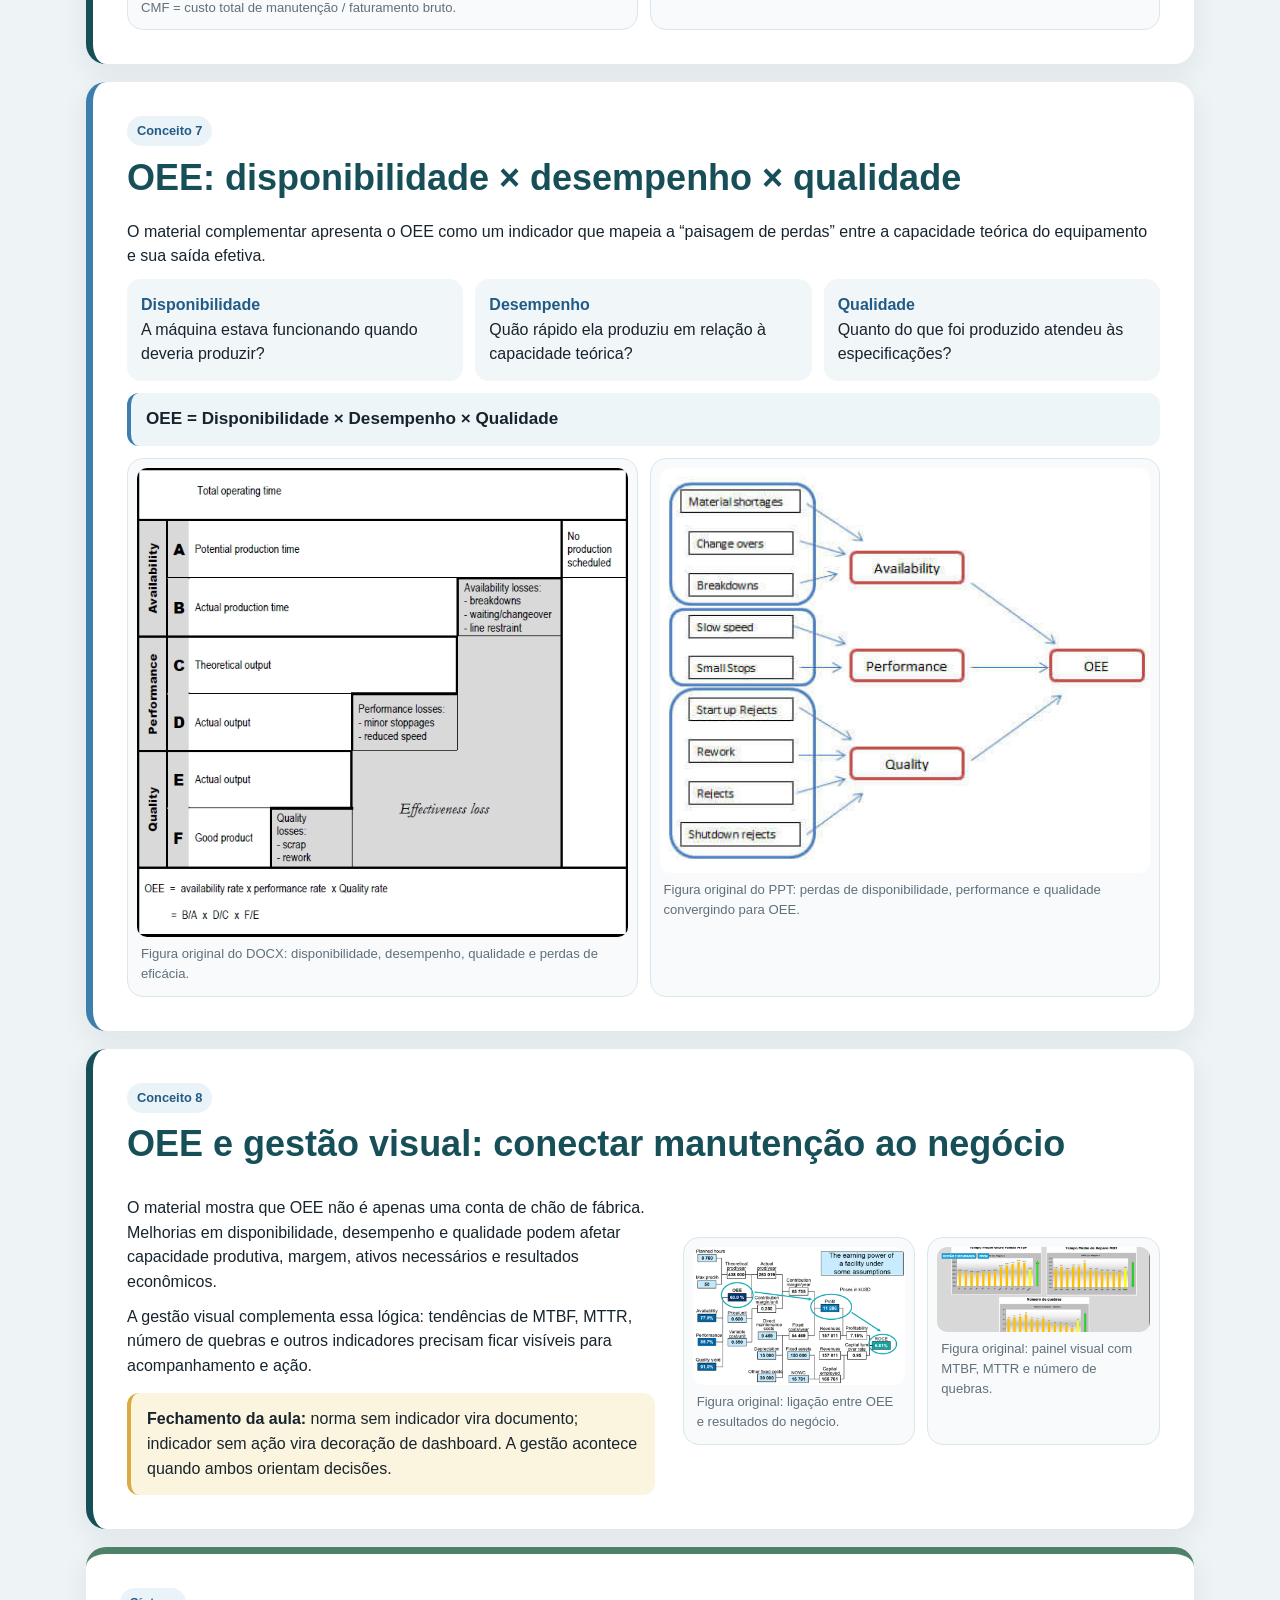
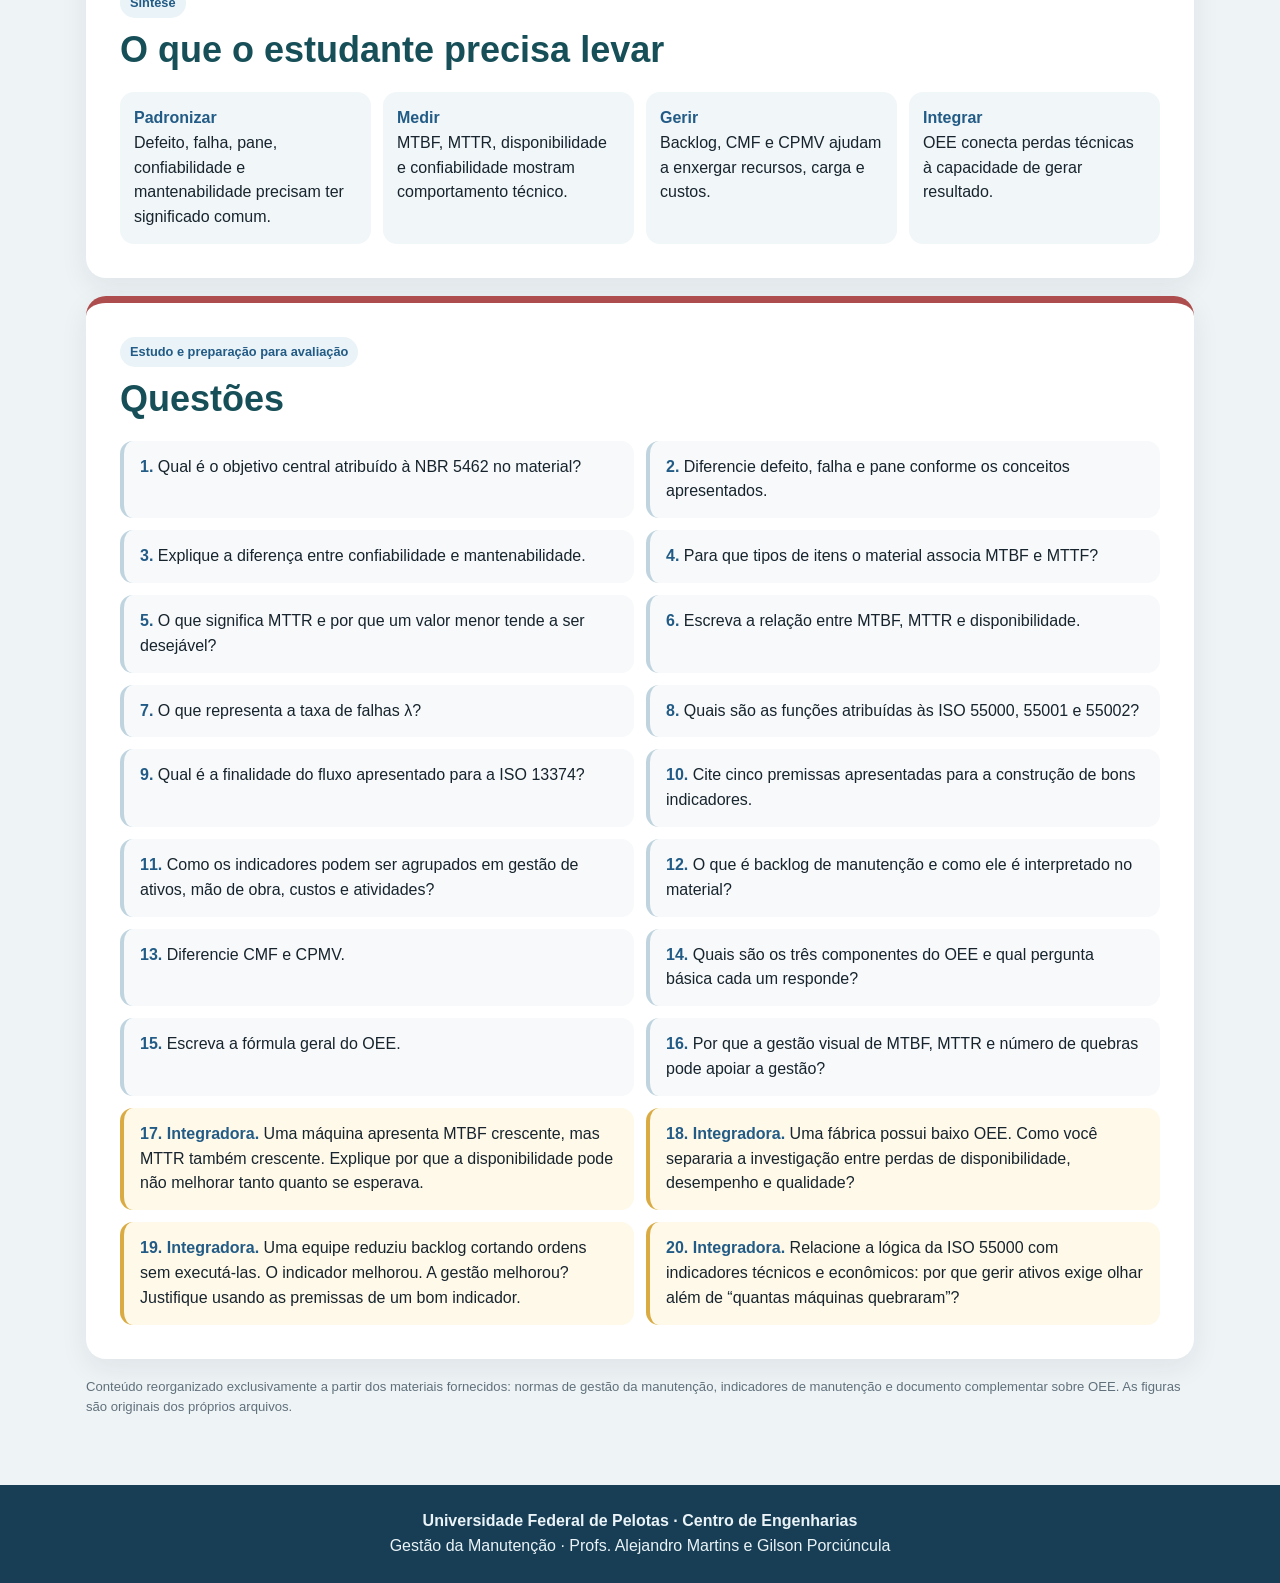
<file: c.h.indicadoresnormas/index.html>
<!doctype html>
<html lang="pt-BR">
<head>
<meta charset="utf-8">
<meta name="viewport" content="width=device-width, initial-scale=1">
<title>Gestão da Manutenção — Normas e Indicadores</title>
<style>
:root{
 --azul:#225b86; --azul2:#3d7fac; --petroleo:#174f58; --texto:#17242d;
 --fundo:#eef3f5; --branco:#fff; --cinza:#60707b; --ouro:#d9ab42;
 --verde:#4f8068; --vermelho:#ae4d4d;
}
*{box-sizing:border-box}
html{scroll-behavior:smooth}
body{margin:0;background:var(--fundo);font-family:Arial,Helvetica,sans-serif;color:var(--texto);line-height:1.55}
header{background:linear-gradient(135deg,var(--petroleo),var(--azul));color:#fff;padding:28px 18px 34px}
.head{max-width:1140px;margin:auto;display:grid;grid-template-columns:145px 1fr 145px;gap:22px;align-items:center}
.logo{background:#fff;border-radius:15px;padding:10px;display:flex;justify-content:center;align-items:center;min-height:105px}
.logo img{max-width:100%;max-height:88px;object-fit:contain}
.head h1{font-size:clamp(2rem,5vw,3.75rem);line-height:1.05;margin:.12em 0}
.sub{font-size:1.12rem;opacity:.92}
.kicker{text-transform:uppercase;letter-spacing:.08em;font-weight:800;font-size:.8rem;color:#d9ebf5}
nav{position:sticky;top:0;z-index:10;background:#fff;border-bottom:1px solid #dae4e9;box-shadow:0 3px 12px #0001}
.nav{max-width:1140px;margin:auto;padding:9px 12px;display:flex;gap:8px;overflow:auto}
.nav a{text-decoration:none;color:var(--azul);font-weight:700;background:#edf4f8;border-radius:999px;padding:8px 11px;white-space:nowrap}
main{max-width:1140px;margin:auto;padding:22px 16px 60px}
.hero,.card,.summary,.questions{background:#fff;border-radius:20px;box-shadow:0 9px 28px #19333f13;margin:18px 0;padding:clamp(20px,4vw,34px)}
.hero{border-top:8px solid var(--ouro)}
.card{border-left:7px solid var(--azul2)}
.card.alt{border-left-color:var(--petroleo)}
.grid{display:grid;grid-template-columns:1.05fr .95fr;gap:28px;align-items:center}
h2{color:var(--petroleo);font-size:clamp(1.55rem,3vw,2.25rem);line-height:1.15;margin:.3em 0 .6em}
h3{color:var(--azul);margin-bottom:.35em}
p{margin:.6em 0}
ul{padding-left:1.2rem}
li{margin:.34em 0}
.badge{display:inline-block;padding:5px 10px;border-radius:999px;background:#eaf3f7;color:var(--azul);font-size:.8rem;font-weight:800}
.figure{background:#f8fafb;border:1px solid #dbe6eb;border-radius:16px;padding:9px}
.figure img{width:100%;height:auto;display:block;object-fit:contain;border-radius:10px}
.cap{font-size:.82rem;color:var(--cinza);padding:7px 4px 2px}
.two{display:grid;grid-template-columns:1fr 1fr;gap:12px}
.three{display:grid;grid-template-columns:repeat(3,1fr);gap:12px}
.four{display:grid;grid-template-columns:repeat(4,1fr);gap:12px}
.mini{background:#f1f6f8;border-radius:14px;padding:14px}
.mini strong{display:block;color:var(--azul)}
.formula{background:#edf5f8;border-left:4px solid var(--azul2);border-radius:12px;padding:13px 15px;margin:12px 0;font-size:1.07rem}
.callout{background:#fbf4df;border-left:4px solid var(--ouro);border-radius:12px;padding:14px 16px;margin-top:14px}
.source-note{font-size:.82rem;color:var(--cinza)}
.table{width:100%;border-collapse:collapse;margin:14px 0;font-size:.95rem}
.table th,.table td{border:1px solid #d3dfe5;padding:10px;vertical-align:top}
.table th{background:#eaf2f6;color:var(--azul)}
.kpi{display:grid;grid-template-columns:repeat(4,1fr);gap:10px;margin:16px 0}
.kpi div{background:#f3f7f9;border-radius:14px;padding:14px}
.kpi b{display:block;color:var(--azul);font-size:1.06rem}
.summary{border-top:7px solid var(--verde)}
.questions{border-top:7px solid var(--vermelho)}
.qgrid{display:grid;grid-template-columns:1fr 1fr;gap:12px}
.q{background:#f7f9fa;border-left:4px solid #bfd4df;border-radius:13px;padding:14px 16px}
.q.integr{background:#fff9e9;border-left-color:var(--ouro)}
.q b{color:var(--azul)}
footer{background:#173e55;color:#eaf3f7;text-align:center;padding:24px 18px}
@media(max-width:850px){
 .head{grid-template-columns:1fr 1fr}.headtitle{grid-column:1/-1;grid-row:1}
 .grid,.qgrid{grid-template-columns:1fr}.four,.kpi{grid-template-columns:1fr 1fr}.three{grid-template-columns:1fr}
}
@media(max-width:520px){
 .two,.four,.kpi{grid-template-columns:1fr}.logo{min-height:80px}
}
@media print{
 nav{display:none}body{background:#fff}.hero,.card,.summary,.questions{box-shadow:none;break-inside:avoid}
}
</style>
</head>
<body>
<header>
<div class="head">
 <div class="logo"><img src="IMG/logo_ufpel.gif" alt="Universidade Federal de Pelotas"></div>
 <div class="headtitle">
   <div class="kicker">15000382 · Gestão da Manutenção</div>
   <h1>Normas & Indicadores</h1>
   <div class="sub">Da linguagem comum da manutenção à medição de confiabilidade, custos, carga de trabalho e eficiência dos equipamentos</div>
 </div>
 <div class="logo"><img src="IMG/logo_ceng.png" alt="Centro de Engenharias — UFPel"></div>
</div>
</header>

<nav><div class="nav">
<a href="#visao">Visão geral</a><a href="#nbr">NBR 5462</a><a href="#ram">RAM</a><a href="#ativos">ISO 55000</a>
<a href="#condicao">ISO 13374</a><a href="#indicadores">Indicadores</a><a href="#kpis">KPIs</a><a href="#oee">OEE</a><a href="#questoes">Questões</a>
</div></nav>

<main>
<section class="hero" id="visao">
<div class="grid">
<div>
<div class="badge">Objetivo da aula</div>
<h2>Padronizar a linguagem para medir melhor — e medir para gerir melhor</h2>
<p>As normas organizam conceitos, terminologia e sistemas de gestão. Os indicadores transformam acontecimentos da manutenção em informações comparáveis para apoiar decisões.</p>
<div class="three">
<div class="mini"><strong>Normas</strong>definem uma linguagem e uma estrutura comum.</div>
<div class="mini"><strong>Indicadores</strong>mostram confiabilidade, mantenabilidade, disponibilidade, custos e carga de trabalho.</div>
<div class="mini"><strong>OEE</strong>integra disponibilidade, desempenho e qualidade.</div>
</div>
<div class="callout"><b>Ideia central:</b> um indicador só ajuda se todos souberem exatamente o que está sendo medido. É aí que a padronização deixa de ser burocracia e vira gestão.</div>
</div>
<div class="figure">
<img src="IMG/nbr5462_capa.png" alt="Capa da NBR 5462 sobre confiabilidade e mantenabilidade">
<div class="cap">Figura original do material: NBR 5462 — Confiabilidade e mantenabilidade.</div>
</div>
</div>
</section>

<section class="card" id="nbr">
<div class="grid">
<div>
<span class="badge">Conceito 1</span>
<h2>NBR 5462: uma linguagem comum para confiabilidade e mantenabilidade</h2>
<p>No material, a NBR 5462 aparece principalmente como referência terminológica. Ela organiza termos e relações usados na gestão da manutenção.</p>
<ul>
<li><b>Defeito:</b> desvio em relação aos requisitos.</li>
<li><b>Falha:</b> término da capacidade de desempenhar uma função requerida.</li>
<li><b>Pane:</b> estado de incapacidade de um item cumprir a função requerida.</li>
<li>Distingue estados de disponibilidade e indisponibilidade.</li>
<li>Organiza termos de confiabilidade, mantenabilidade, manutenção e tempos relacionados.</li>
</ul>
<p>O material destaca ainda quatro anexos: relações entre defeito/falha/pane, símbolos e abreviações, e equivalências terminológicas em português e inglês.</p>
</div>
<div class="two">
<div class="figure"><img src="IMG/estados_item.png" alt="Estados de um item"><div class="cap">Estados de disponibilidade e indisponibilidade.</div></div>
<div class="figure"><img src="IMG/tempos_item.png" alt="Tempos relacionados ao estado de um item"><div class="cap">Tempos relacionados ao estado do item.</div></div>
</div>
</div>
</section>

<section class="card alt" id="ram">
<span class="badge">Conceito 2</span>
<h2>Confiabilidade, mantenabilidade e disponibilidade</h2>
<div class="kpi">
<div><b>MTBF</b>tempo médio entre falhas; usado para itens reparáveis.</div>
<div><b>MTTR</b>tempo médio necessário para restaurar o item após uma falha.</div>
<div><b>Disponibilidade</b>probabilidade/percentual de o item estar apto quando solicitado.</div>
<div><b>Confiabilidade R(t)</b>probabilidade de cumprir a função por um tempo t ou mais.</div>
</div>
<div class="formula"><b>Disponibilidade assintótica:</b> A = MTBF / (MTBF + MTTR)</div>
<div class="formula"><b>Taxa de falhas:</b> λ = número de falhas / tempo real de operação &nbsp; | &nbsp; para taxa constante, R(t) = e<sup>−λt</sup></div>
<div class="grid">
<div>
<h3>Exemplo da máquina de rotulagem</h3>
<p>Nos 30 dias do exemplo do material: 720 h planejadas, 5 falhas e 10 h totais de reparo.</p>
<table class="table">
<tr><th>Indicador</th><th>Resultado apresentado</th></tr>
<tr><td>Tempo operacional real</td><td>710 h</td></tr>
<tr><td>MTTR</td><td>2 h/falha</td></tr>
<tr><td>MTBF</td><td>142 h/falha</td></tr>
<tr><td>Disponibilidade</td><td>98,61%</td></tr>
<tr><td>Taxa de falhas</td><td>0,00704 falhas/h</td></tr>
<tr><td>Confiabilidade em 24 h</td><td>84,5%</td></tr>
</table>
<div class="callout">O material também separa paradas planejadas de manutenção preventiva/detectiva do cálculo do MTBF e apresenta a disponibilidade geral quando se deseja considerar todas as paradas.</div>
</div>
<div class="figure">
<img src="IMG/diagrama_tempos_manutencao.png" alt="Diagrama de tempos de manutenção">
<div class="cap">Figura original: decomposição do tempo de manutenção em preventiva, corretiva, reparo, diagnóstico e atrasos.</div>
</div>
</div>
</section>

<section class="card" id="ativos">
<div class="grid">
<div>
<span class="badge">Conceito 3</span>
<h2>ISO 55000: da manutenção à gestão de ativos</h2>
<p>O material apresenta a família ISO 55000 como referência para estruturar a gestão de ativos:</p>
<ul>
<li><b>ISO 55000:</b> escopo, benefícios, termos e definições;</li>
<li><b>ISO 55001:</b> requisitos para um sistema integrado e eficaz de gestão de ativos;</li>
<li><b>ISO 55002:</b> diretrizes para implementação.</li>
</ul>
<p>A gestão de ativos é associada no material a desempenho financeiro, decisões informadas, gestão de riscos, conformidade, reputação e sustentabilidade organizacional.</p>
</div>
<div class="two">
<div class="figure"><img src="IMG/iso55000.png" alt="ISO 55000 Sistemas de Gestão de Ativos"><div class="cap">Figura original: ISO 55000.</div></div>
<div class="figure"><img src="IMG/gestao_ativos_beneficios.png" alt="Benefícios da gestão de ativos"><div class="cap">Figura original: dimensões e benefícios da gestão de ativos.</div></div>
</div>
</div>
<div class="figure" style="margin-top:14px">
<img src="IMG/iso55000_documentos.png" alt="Documentos primários da família ISO 55000">
<div class="cap">Figura original: relacionamento entre os documentos da família ISO 55000.</div>
</div>
</section>

<section class="card alt" id="condicao">
<div class="grid">
<div>
<span class="badge">Conceito 4</span>
<h2>ISO 13374: arquitetura para monitoramento de condição</h2>
<p>Dentro do conjunto de normas abordado na aula, a ISO 13374 aparece vinculada ao processamento de dados de monitoramento e diagnóstico de condição.</p>
<p>A figura original organiza o caminho da informação em etapas, indo da aquisição dos dados até a apresentação/avaliação da condição e recomendações.</p>
<div class="callout">A mensagem didática é simples: sensores geram sinais; sistemas de gestão precisam transformar esses sinais em informação útil para decisão.</div>
</div>
<div class="figure">
<img src="IMG/iso13374_fluxo.png" alt="Fluxo da ISO 13374 para monitoramento de condição">
<div class="cap">Figura original do material: fluxo funcional associado à ISO 13374.</div>
</div>
</div>
</section>

<section class="card" id="indicadores">
<span class="badge">Conceito 5</span>
<h2>Indicadores: medir o que realmente orienta a decisão</h2>
<p>O material classifica indicadores em estratégicos, produtividade/eficiência, qualidade/eficácia, efetividade/impacto e capacidade.</p>
<h3>Premissas de um bom indicador</h3>
<div class="four">
<div class="mini"><strong>Útil</strong>necessidade, aplicabilidade e representatividade.</div>
<div class="mini"><strong>Objetivo</strong>fácil de entender e medir.</div>
<div class="mini"><strong>Confiável</strong>estável, rastreável e consistente.</div>
<div class="mini"><strong>Comparável</strong>alinhado a metas e clientes.</div>
</div>
<h3>Agrupamento aplicado à manutenção</h3>
<table class="table">
<tr><th>Gestão dos ativos</th><th>Gestão de mão de obra</th><th>Gestão de custos</th><th>Gestão das atividades</th></tr>
<tr><td>idade e disponibilidade dos ativos</td><td>HH, produtividade, treinamento, absenteísmo</td><td>custos por tipo, ativo, grupo e consumo</td><td>previsto × realizado, backlog, retrabalho, segurança</td></tr>
</table>
</section>

<section class="card alt" id="kpis">
<span class="badge">Conceito 6</span>
<h2>KPIs de manutenção: confiabilidade, carga de trabalho e custo</h2>
<div class="grid">
<div>
<h3>MTBF, MTTR e disponibilidade</h3>
<p>O exemplo do motor elétrico do material resulta em MTBF de <b>181,6 h</b>, MTTR de <b>12 h</b> e disponibilidade de aproximadamente <b>93,8%</b>.</p>
<div class="two">
<div class="figure"><img src="IMG/mtbf_exemplo.png" alt="Exemplo de cálculo de MTBF"><div class="cap">Figura original: MTBF.</div></div>
<div class="figure"><img src="IMG/mttr_exemplo.png" alt="Exemplo de cálculo de MTTR"><div class="cap">Figura original: MTTR.</div></div>
</div>
</div>
<div class="figure">
<img src="IMG/disponibilidade_exemplo.png" alt="Relação entre MTBF MTTR e disponibilidade">
<div class="cap">Figura original: disponibilidade a partir de MTBF e MTTR.</div>
</div>
</div>
</div>

<h3>Backlog</h3>
<p>É o passivo de atividades de manutenção que ainda precisa ser executado. O material propõe relacionar as horas das ordens em carteira com as horas disponíveis da equipe.</p>
<div class="figure"><img src="IMG/backlog_formula.png" alt="Fórmula de backlog"><div class="cap">Figura original: composição do backlog em HH.</div></div>

<h3>Custos</h3>
<div class="two">
<div class="figure"><img src="IMG/cmf_formula.png" alt="CMF custo de manutenção sobre faturamento"><div class="cap">CMF = custo total de manutenção / faturamento bruto.</div></div>
<div class="figure"><img src="IMG/cpmv_formula.png" alt="CPMV custo de manutenção sobre valor de reposição"><div class="cap">CPMV = custo total de manutenção / valor de compra de um novo equipamento.</div></div>
</div>
</section>

<section class="card" id="oee">
<span class="badge">Conceito 7</span>
<h2>OEE: disponibilidade × desempenho × qualidade</h2>
<p>O material complementar apresenta o OEE como um indicador que mapeia a “paisagem de perdas” entre a capacidade teórica do equipamento e sua saída efetiva.</p>
<div class="three">
<div class="mini"><strong>Disponibilidade</strong>A máquina estava funcionando quando deveria produzir?</div>
<div class="mini"><strong>Desempenho</strong>Quão rápido ela produziu em relação à capacidade teórica?</div>
<div class="mini"><strong>Qualidade</strong>Quanto do que foi produzido atendeu às especificações?</div>
</div>
<div class="formula"><b>OEE = Disponibilidade × Desempenho × Qualidade</b></div>
<div class="two">
<div class="figure"><img src="IMG/oee_paisagem_perdas.jpeg" alt="Paisagem de perdas do OEE"><div class="cap">Figura original do DOCX: disponibilidade, desempenho, qualidade e perdas de eficácia.</div></div>
<div class="figure"><img src="IMG/oee_perdas.jpeg" alt="Perdas que formam o OEE"><div class="cap">Figura original do PPT: perdas de disponibilidade, performance e qualidade convergindo para OEE.</div></div>
</div>
</section>

<section class="card alt" id="negocio">
<span class="badge">Conceito 8</span>
<h2>OEE e gestão visual: conectar manutenção ao negócio</h2>
<div class="grid">
<div>
<p>O material mostra que OEE não é apenas uma conta de chão de fábrica. Melhorias em disponibilidade, desempenho e qualidade podem afetar capacidade produtiva, margem, ativos necessários e resultados econômicos.</p>
<p>A gestão visual complementa essa lógica: tendências de MTBF, MTTR, número de quebras e outros indicadores precisam ficar visíveis para acompanhamento e ação.</p>
<div class="callout"><b>Fechamento da aula:</b> norma sem indicador vira documento; indicador sem ação vira decoração de dashboard. A gestão acontece quando ambos orientam decisões.</div>
</div>
<div class="two">
<div class="figure"><img src="IMG/oee_negocio.png" alt="OEE vinculado ao negócio"><div class="cap">Figura original: ligação entre OEE e resultados do negócio.</div></div>
<div class="figure"><img src="IMG/gestao_visual.png" alt="Gestão visual de indicadores"><div class="cap">Figura original: painel visual com MTBF, MTTR e número de quebras.</div></div>
</div>
</div>
</section>

<section class="summary">
<div class="badge">Síntese</div>
<h2>O que o estudante precisa levar</h2>
<div class="four">
<div class="mini"><strong>Padronizar</strong>Defeito, falha, pane, confiabilidade e mantenabilidade precisam ter significado comum.</div>
<div class="mini"><strong>Medir</strong>MTBF, MTTR, disponibilidade e confiabilidade mostram comportamento técnico.</div>
<div class="mini"><strong>Gerir</strong>Backlog, CMF e CPMV ajudam a enxergar recursos, carga e custos.</div>
<div class="mini"><strong>Integrar</strong>OEE conecta perdas técnicas à capacidade de gerar resultado.</div>
</div>
</section>

<section class="questions" id="questoes">
<div class="badge">Estudo e preparação para avaliação</div>
<h2>Questões</h2>
<div class="qgrid">
<div class="q"><b>1.</b> Qual é o objetivo central atribuído à NBR 5462 no material?</div>
<div class="q"><b>2.</b> Diferencie defeito, falha e pane conforme os conceitos apresentados.</div>
<div class="q"><b>3.</b> Explique a diferença entre confiabilidade e mantenabilidade.</div>
<div class="q"><b>4.</b> Para que tipos de itens o material associa MTBF e MTTF?</div>
<div class="q"><b>5.</b> O que significa MTTR e por que um valor menor tende a ser desejável?</div>
<div class="q"><b>6.</b> Escreva a relação entre MTBF, MTTR e disponibilidade.</div>
<div class="q"><b>7.</b> O que representa a taxa de falhas λ?</div>
<div class="q"><b>8.</b> Quais são as funções atribuídas às ISO 55000, 55001 e 55002?</div>
<div class="q"><b>9.</b> Qual é a finalidade do fluxo apresentado para a ISO 13374?</div>
<div class="q"><b>10.</b> Cite cinco premissas apresentadas para a construção de bons indicadores.</div>
<div class="q"><b>11.</b> Como os indicadores podem ser agrupados em gestão de ativos, mão de obra, custos e atividades?</div>
<div class="q"><b>12.</b> O que é backlog de manutenção e como ele é interpretado no material?</div>
<div class="q"><b>13.</b> Diferencie CMF e CPMV.</div>
<div class="q"><b>14.</b> Quais são os três componentes do OEE e qual pergunta básica cada um responde?</div>
<div class="q"><b>15.</b> Escreva a fórmula geral do OEE.</div>
<div class="q"><b>16.</b> Por que a gestão visual de MTBF, MTTR e número de quebras pode apoiar a gestão?</div>
<div class="q integr"><b>17. Integradora.</b> Uma máquina apresenta MTBF crescente, mas MTTR também crescente. Explique por que a disponibilidade pode não melhorar tanto quanto se esperava.</div>
<div class="q integr"><b>18. Integradora.</b> Uma fábrica possui baixo OEE. Como você separaria a investigação entre perdas de disponibilidade, desempenho e qualidade?</div>
<div class="q integr"><b>19. Integradora.</b> Uma equipe reduziu backlog cortando ordens sem executá-las. O indicador melhorou. A gestão melhorou? Justifique usando as premissas de um bom indicador.</div>
<div class="q integr"><b>20. Integradora.</b> Relacione a lógica da ISO 55000 com indicadores técnicos e econômicos: por que gerir ativos exige olhar além de “quantas máquinas quebraram”?</div>
</div>
</section>

<p class="source-note">Conteúdo reorganizado exclusivamente a partir dos materiais fornecidos: normas de gestão da manutenção, indicadores de manutenção e documento complementar sobre OEE. As figuras são originais dos próprios arquivos.</p>
</main>

<footer>
<strong>Universidade Federal de Pelotas · Centro de Engenharias</strong><br>
Gestão da Manutenção · Profs. Alejandro Martins e Gilson Porciúncula
</footer>
</body></html>
</file>
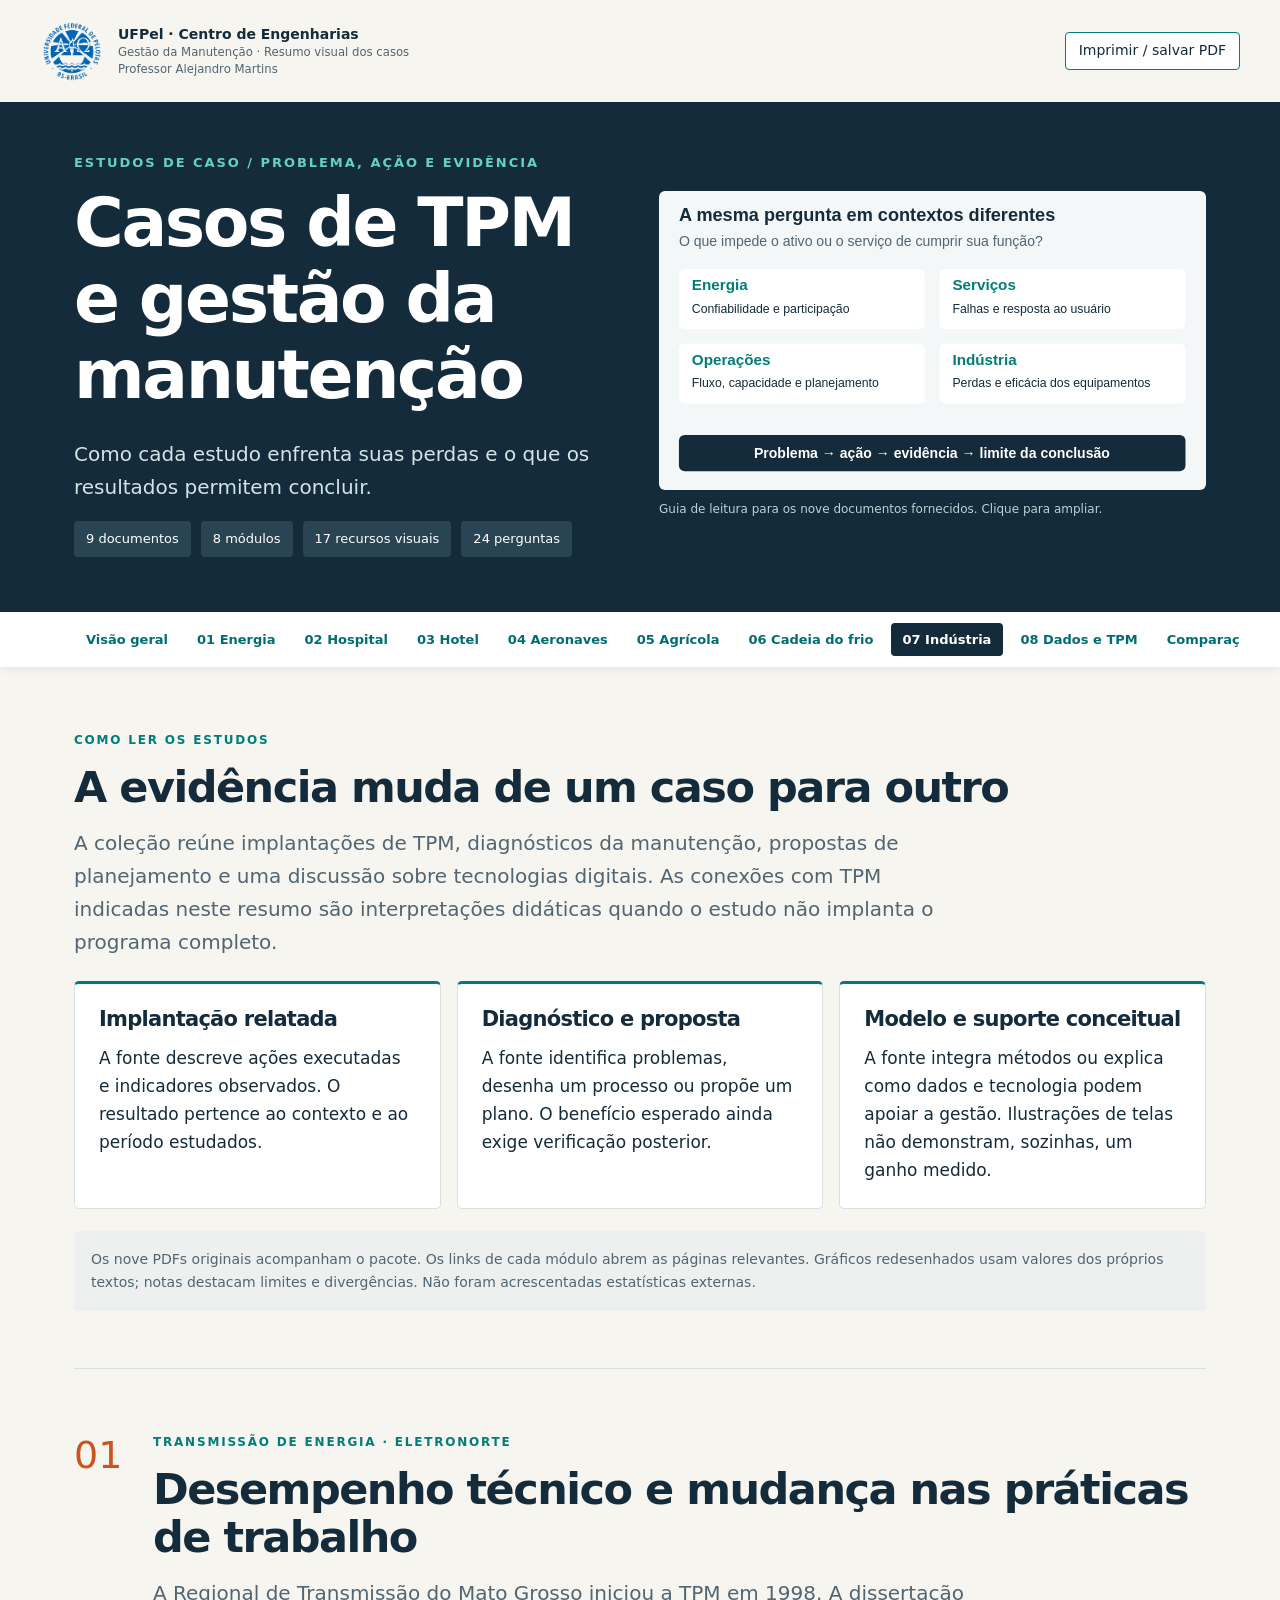
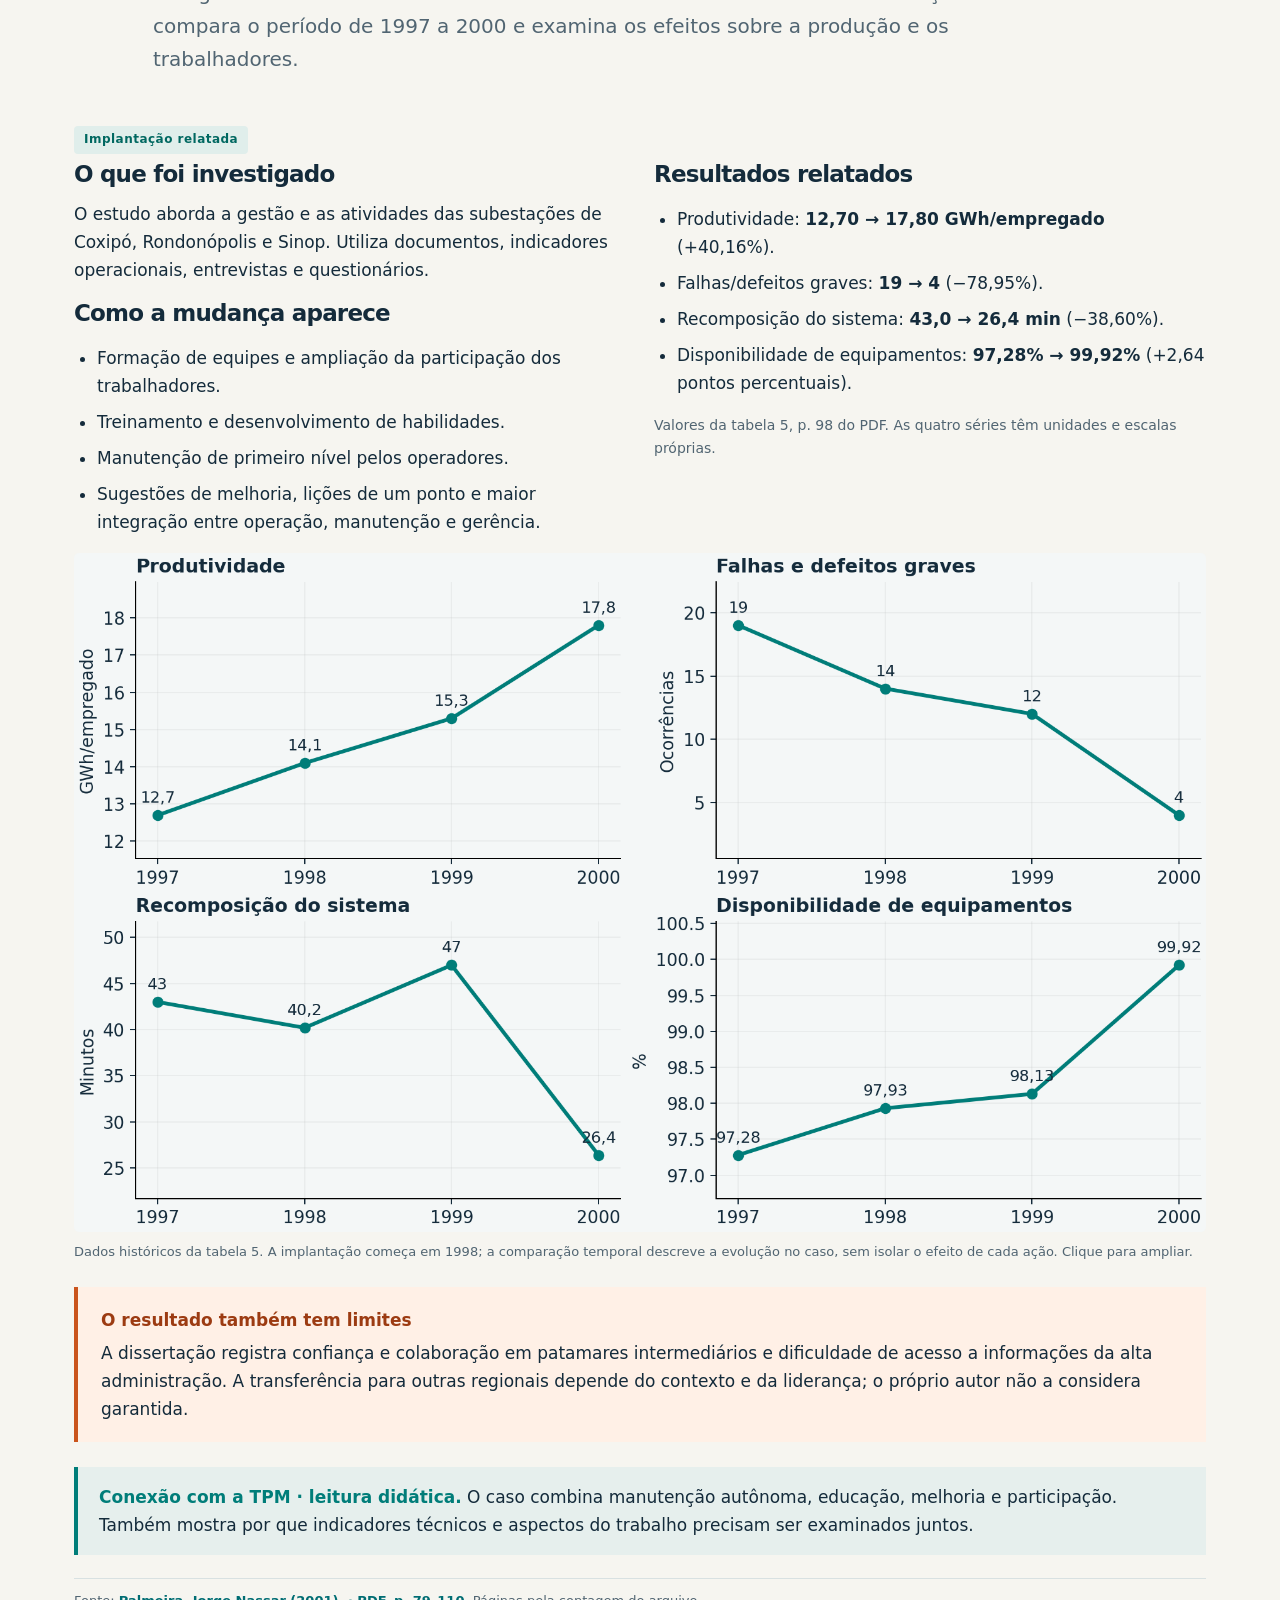
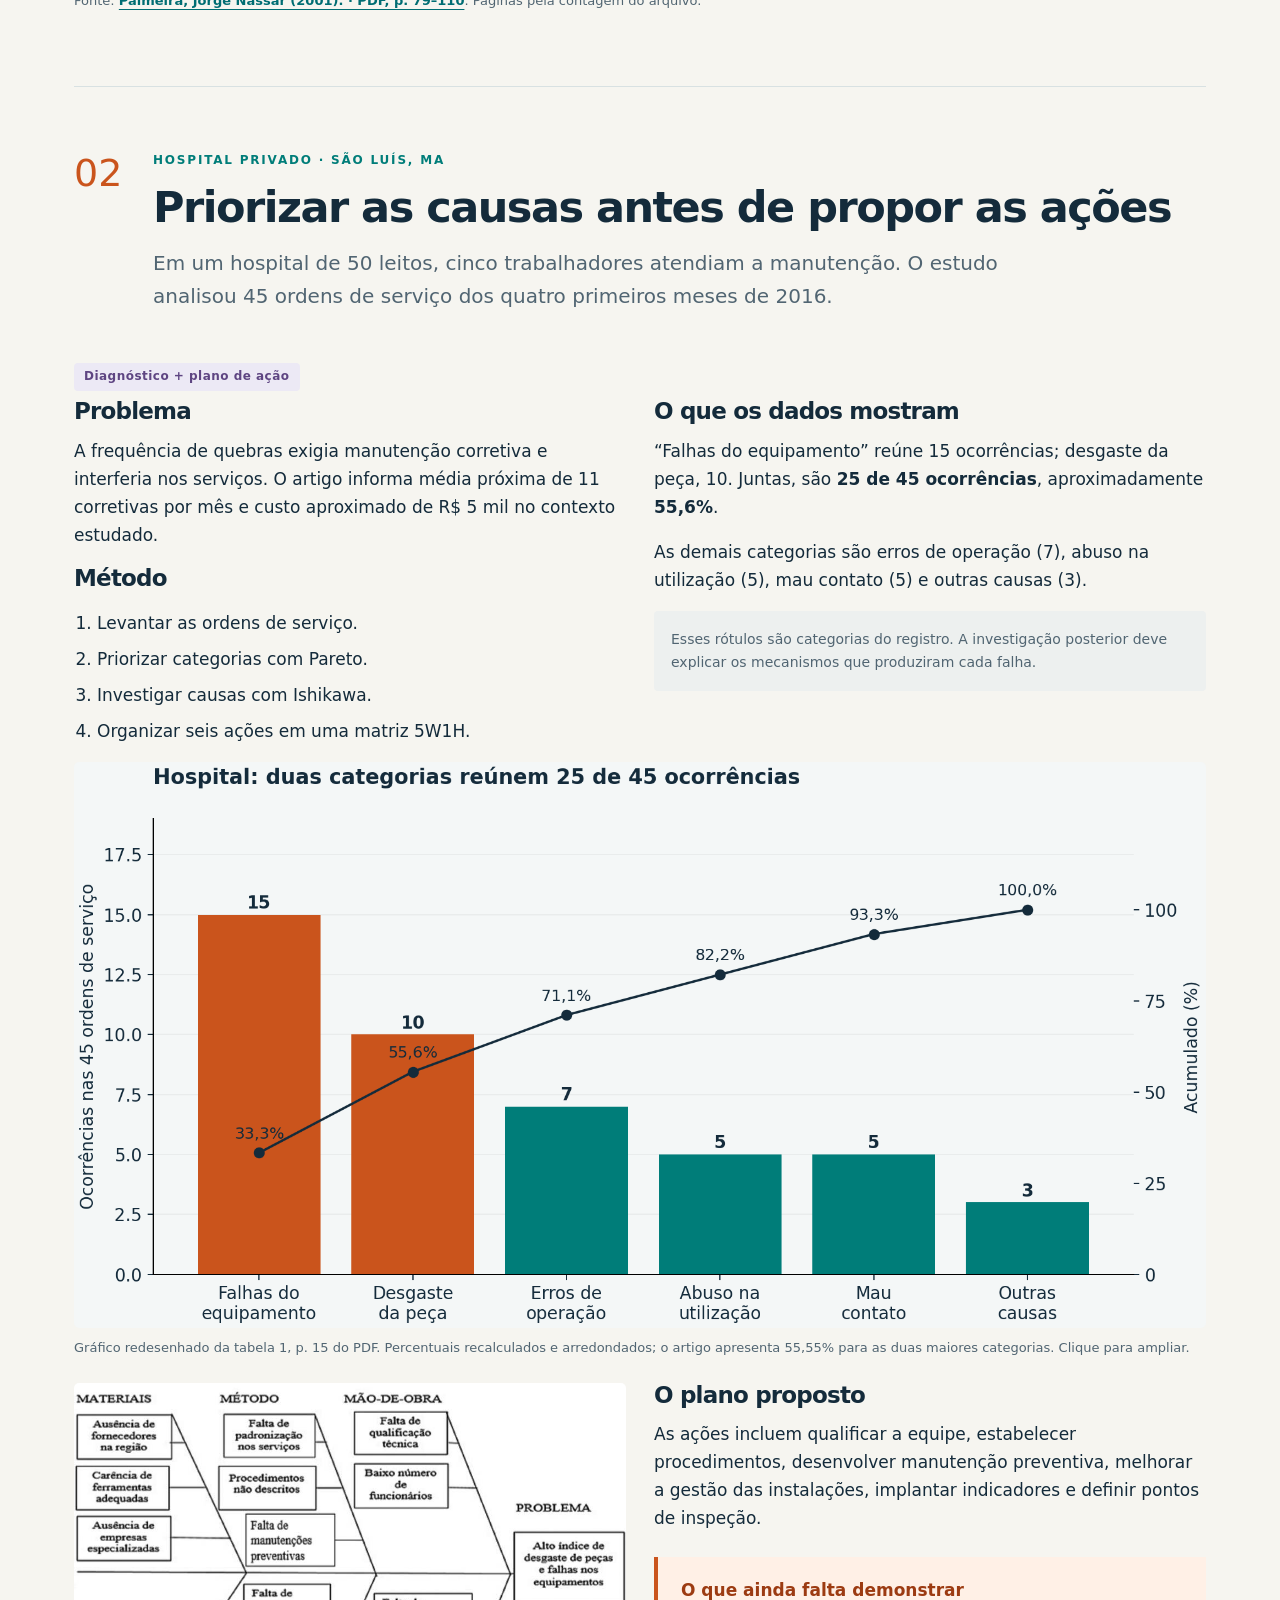
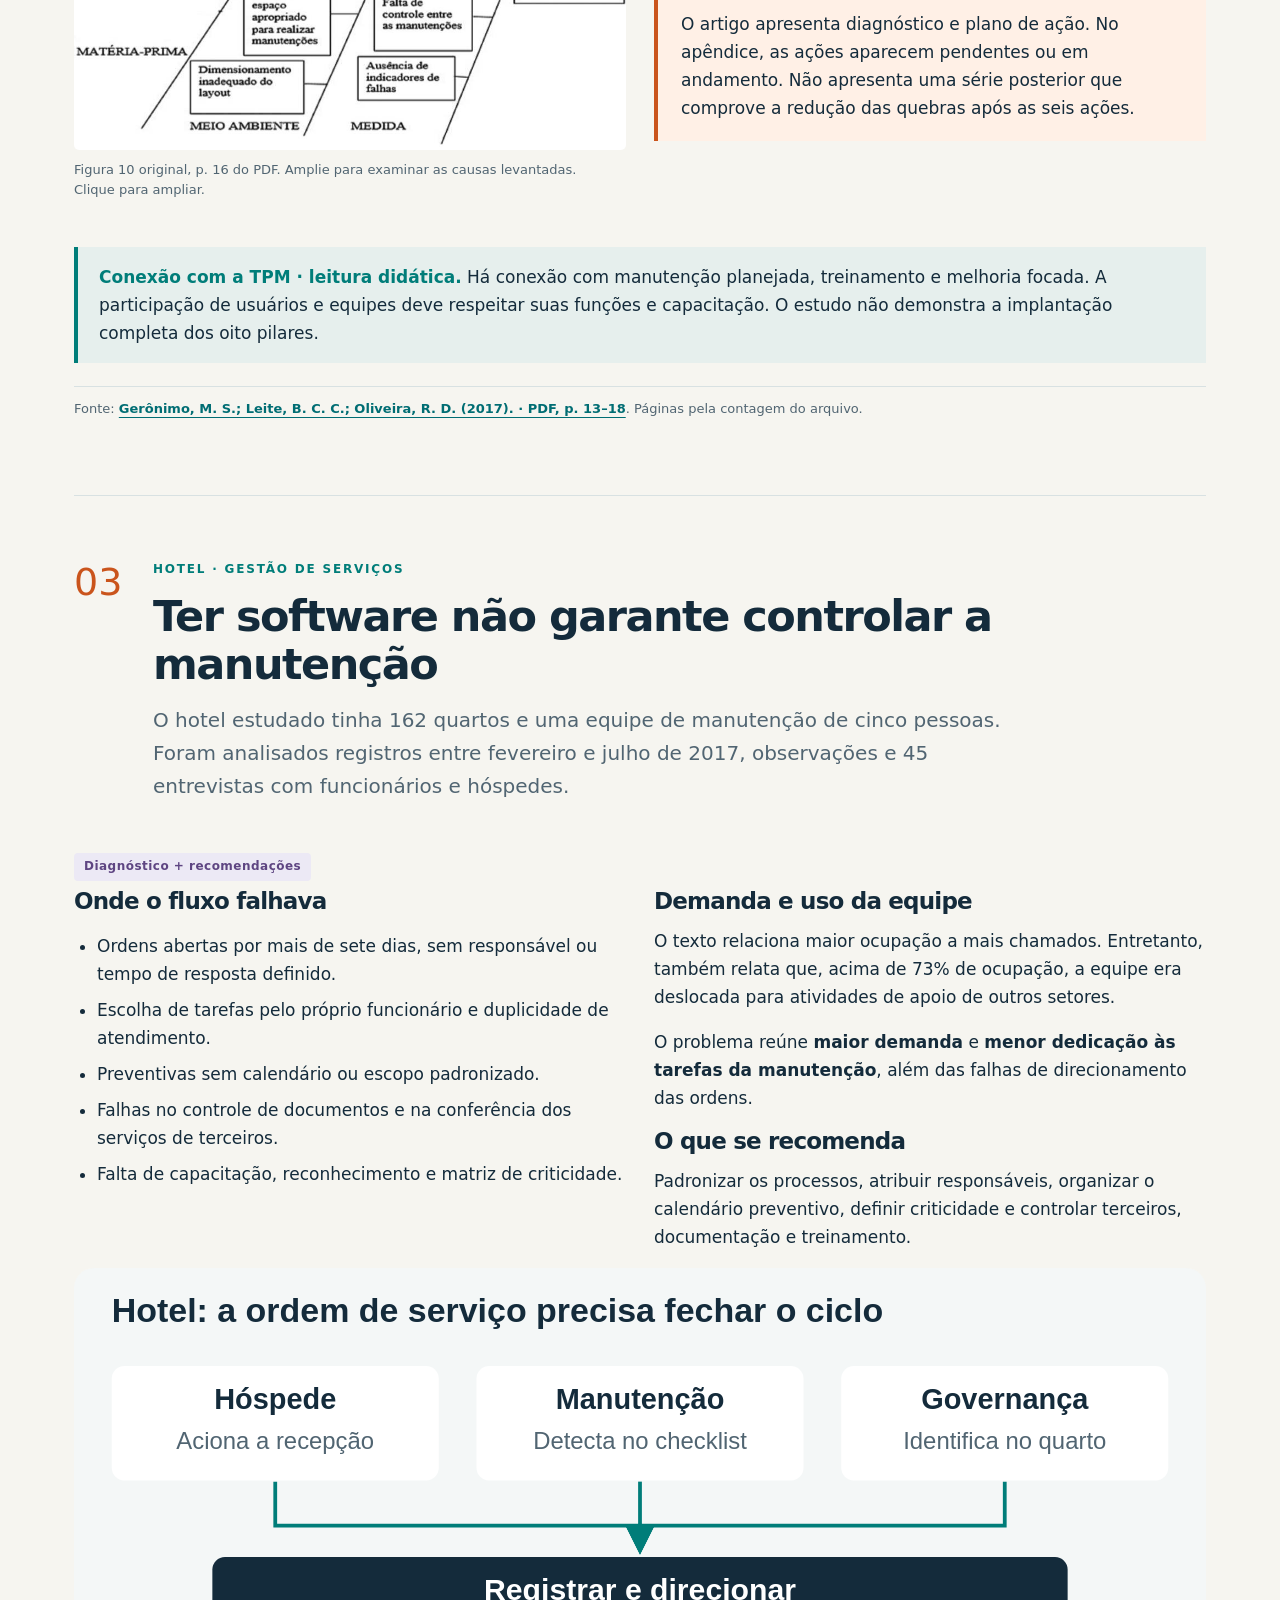
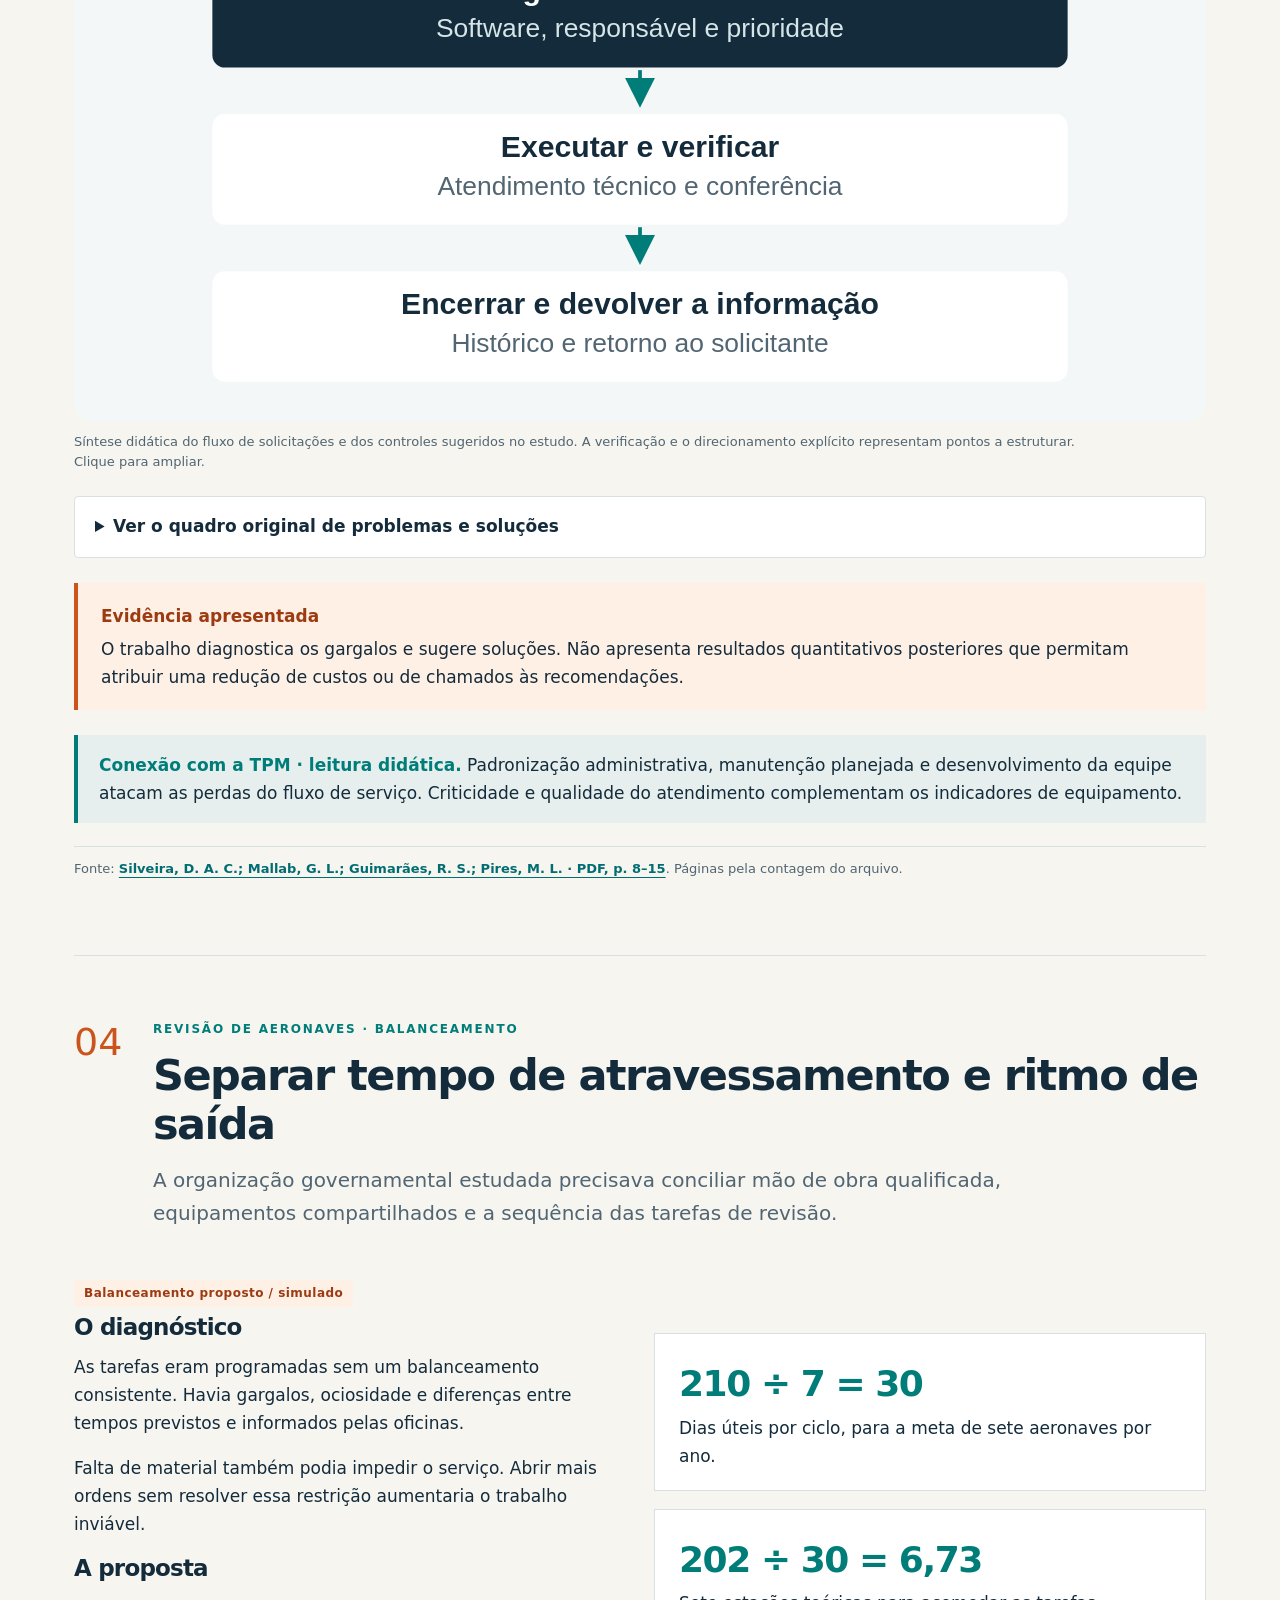
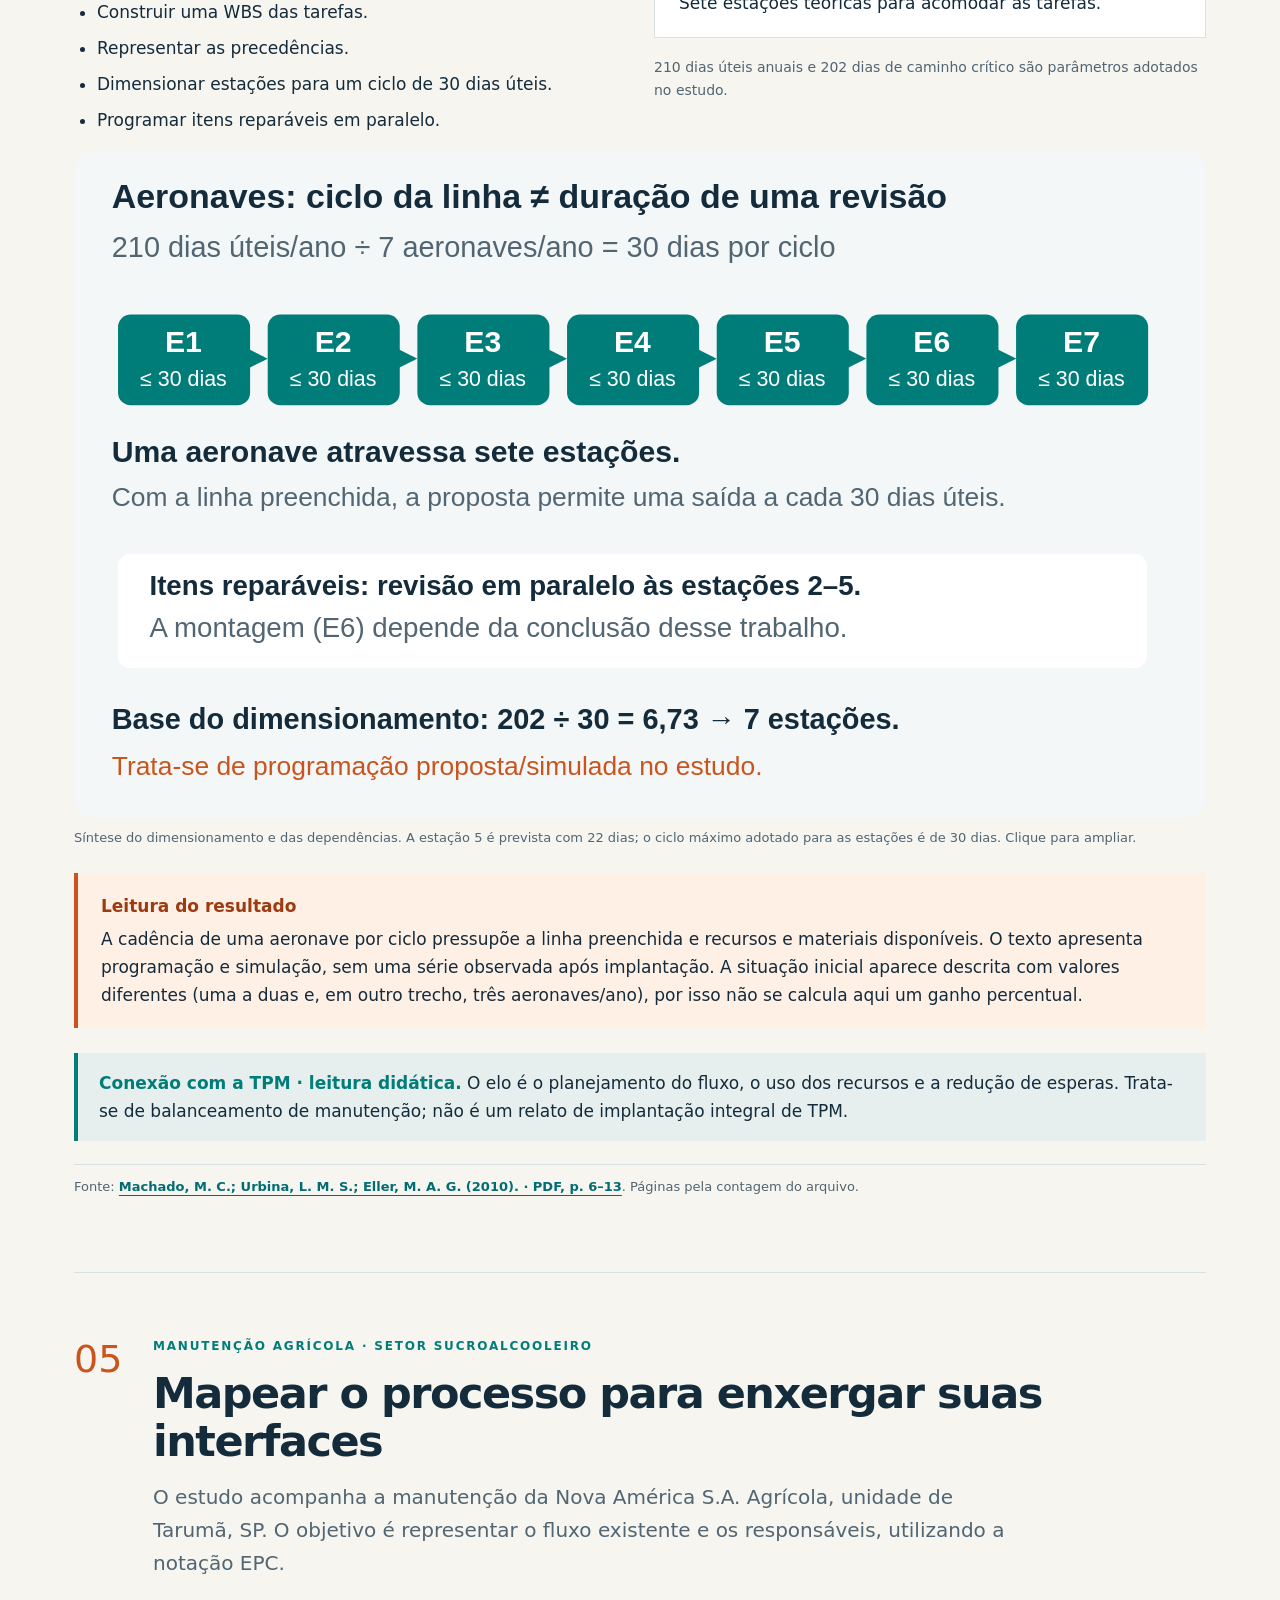
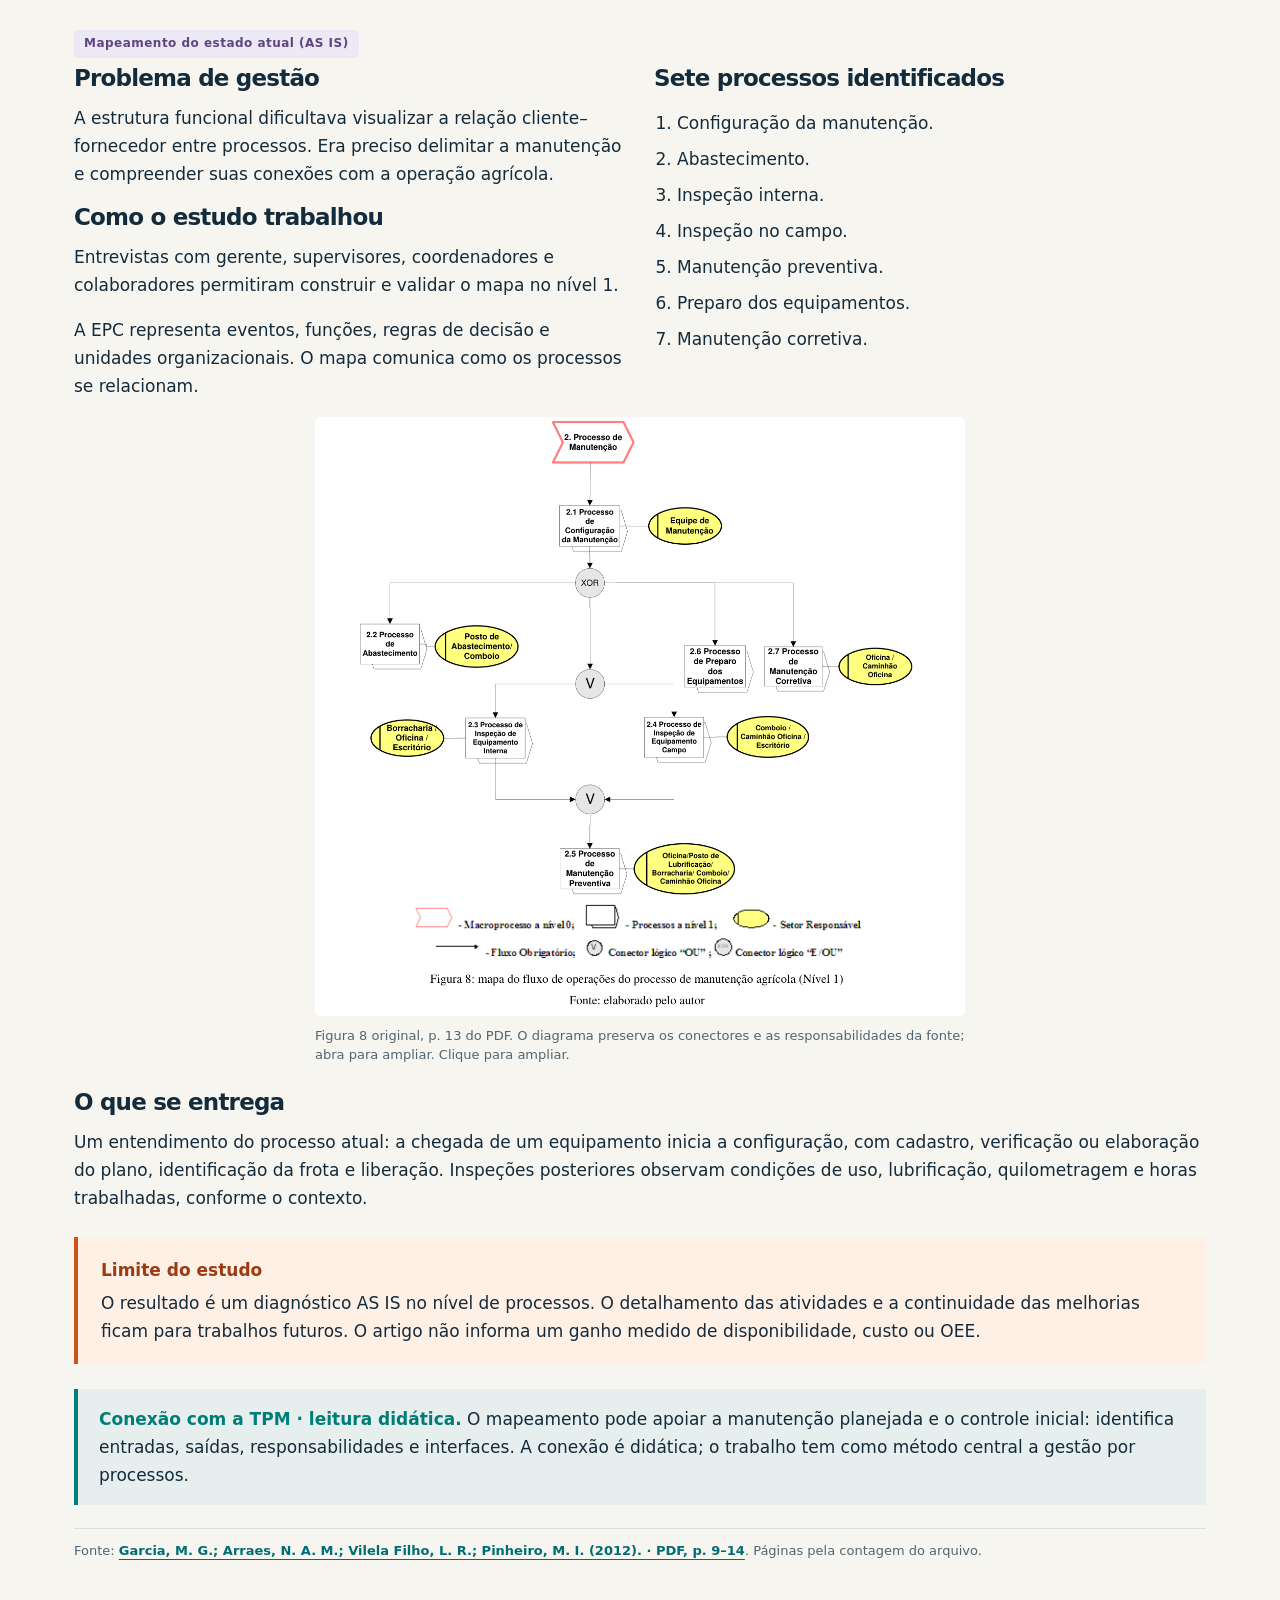
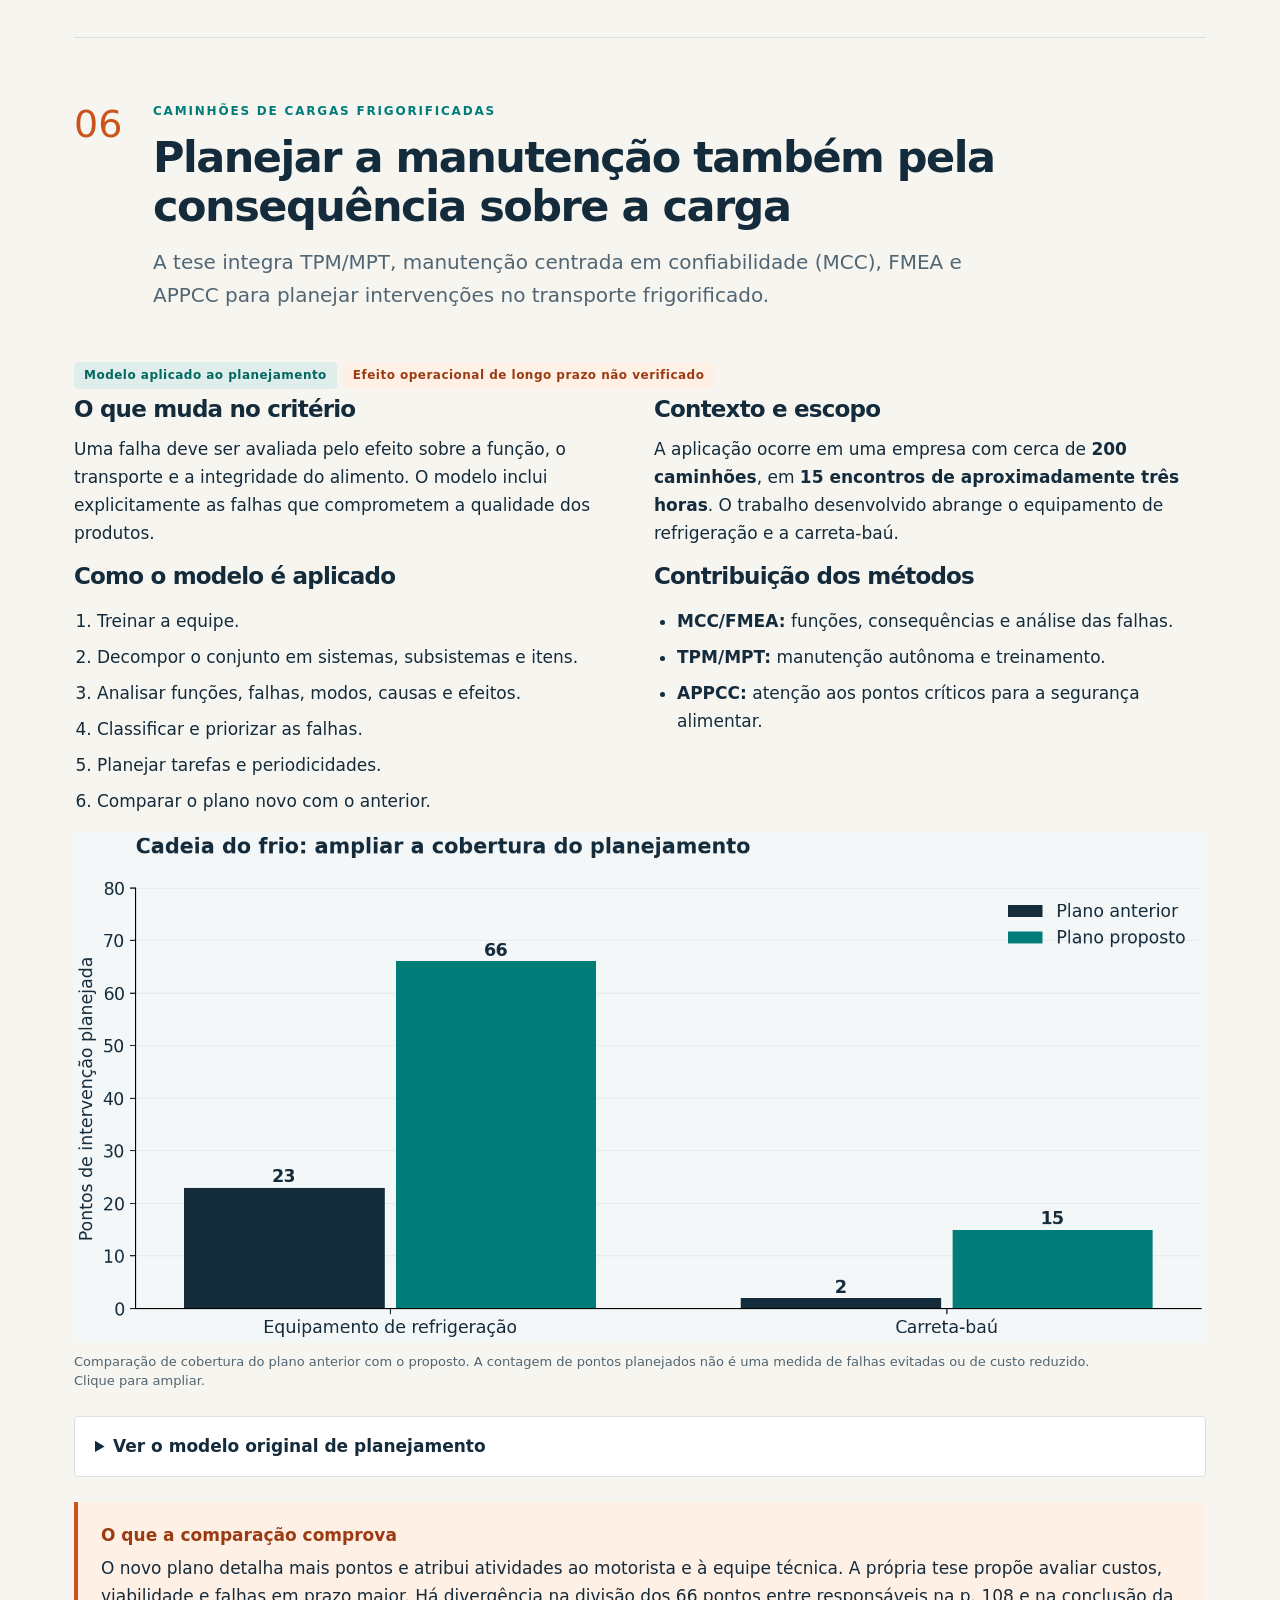
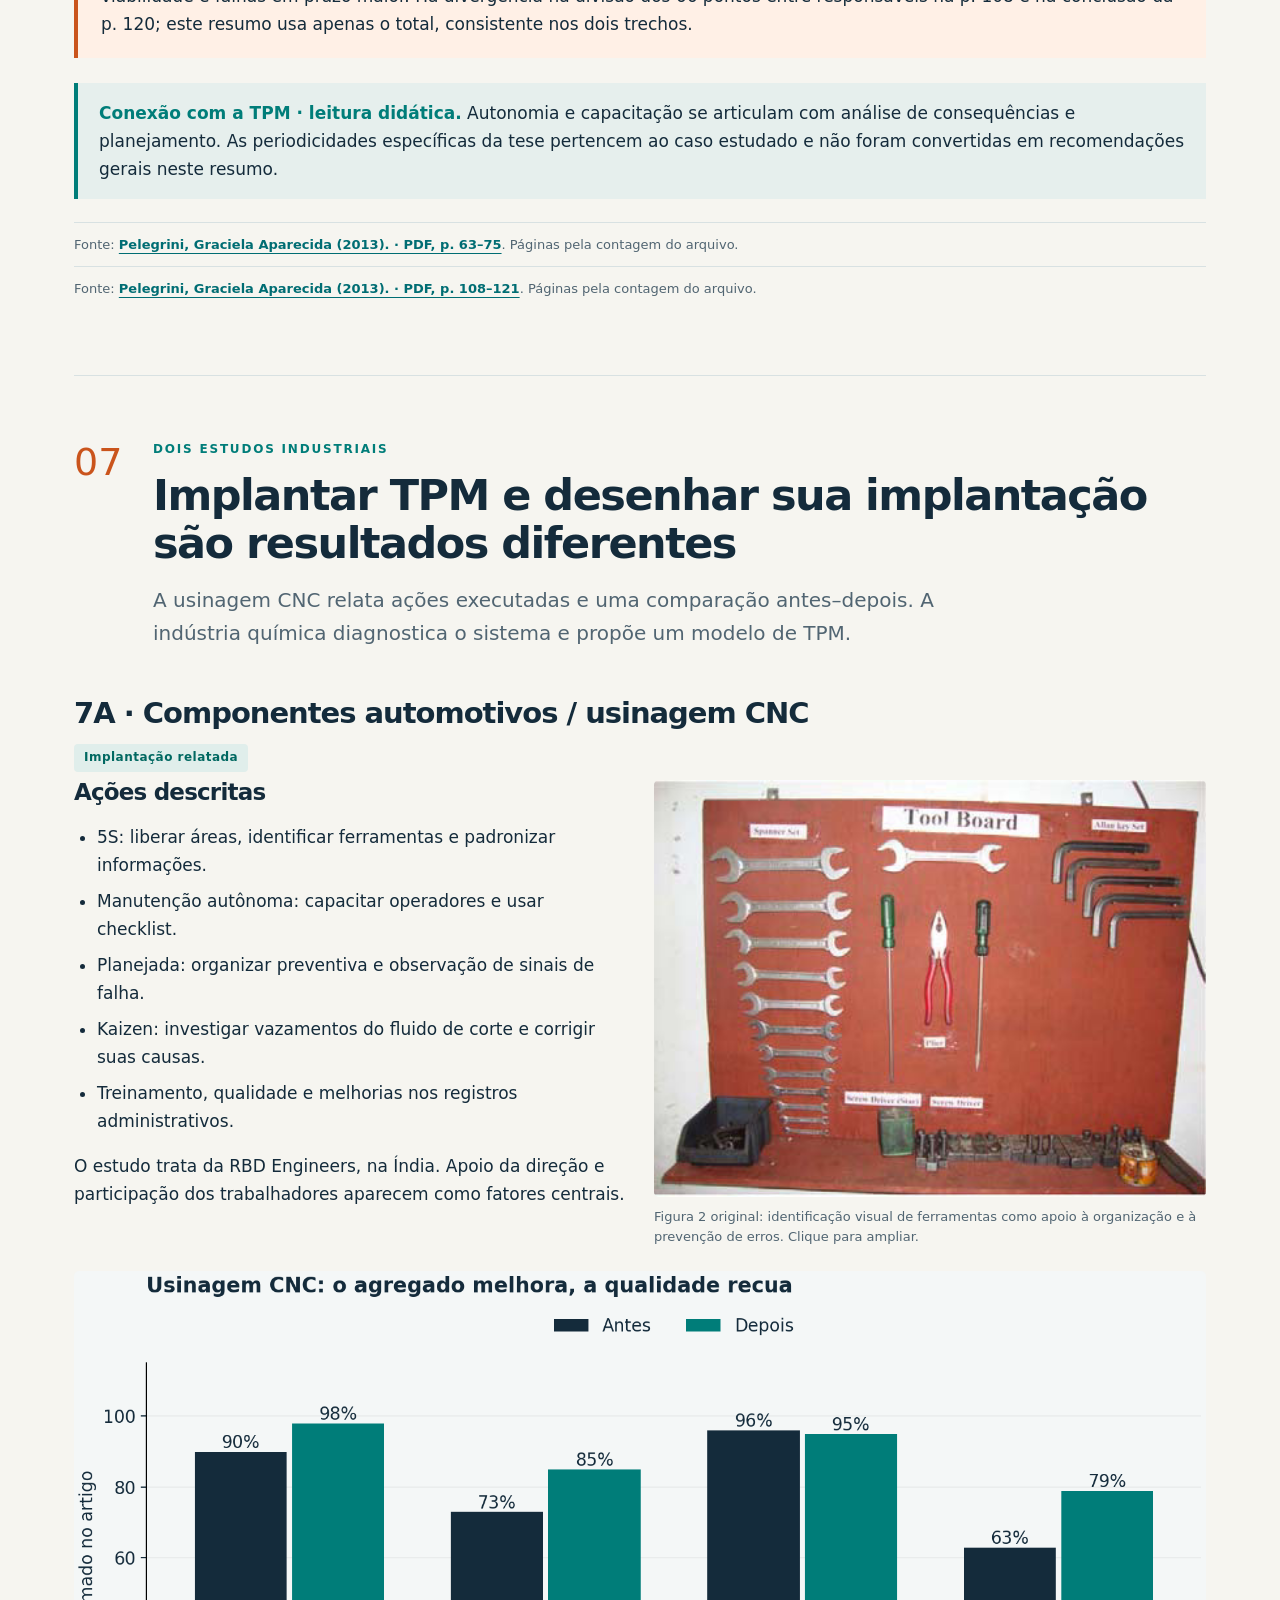
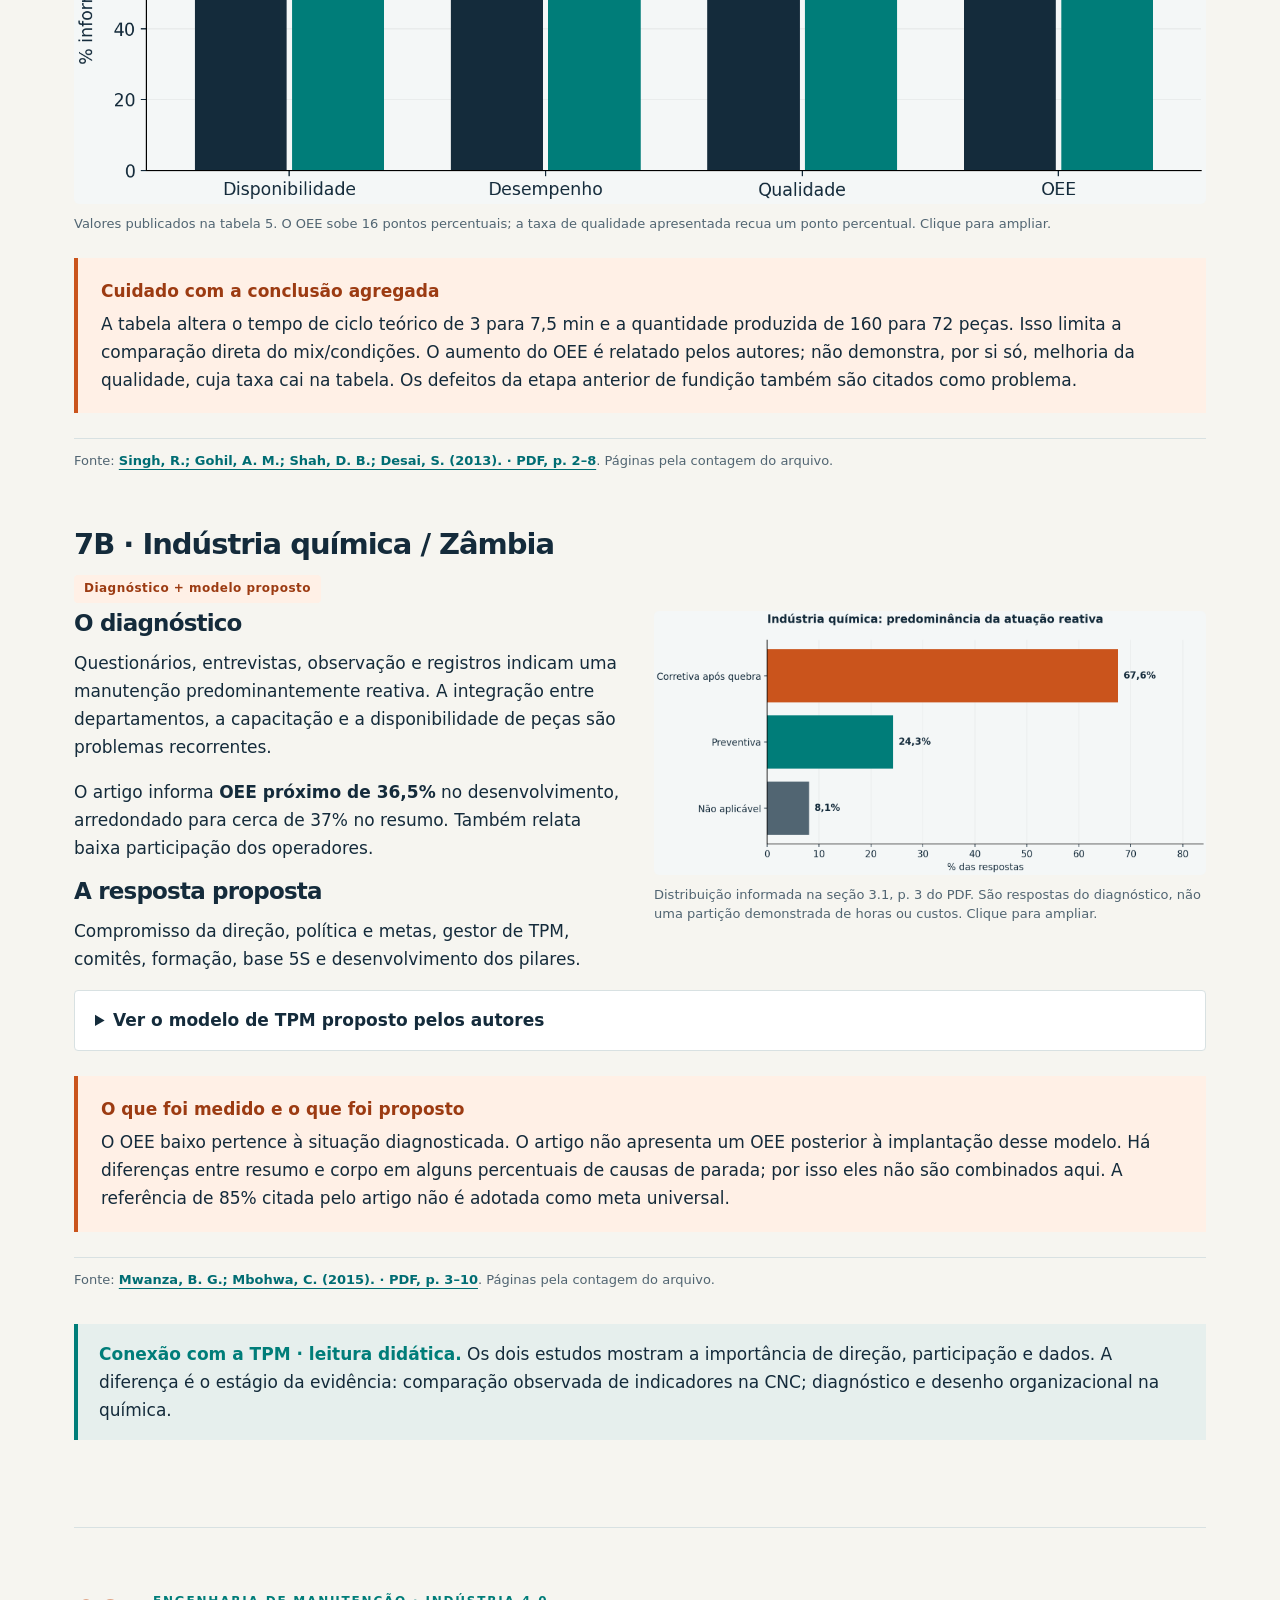
<file: casos_tpm/index.html>
<!doctype html><html lang="pt-BR"><head><meta charset="utf-8"><meta name="viewport" content="width=device-width,initial-scale=1"><title>TPM e gestão da manutenção · Casos | UFPel</title><meta name="description" content="Nove estudos de manutenção em oito módulos: energia, hospital, hotel, aeronaves, agricultura, cadeia do frio, indústria e dados digitais."><link rel="stylesheet" href="style.css"></head><body><a class="skip" href="#visao">Ir para o conteúdo</a><div class="brand wrap"><img src="img/ufpel.png" alt="Universidade Federal de Pelotas"><div><strong>UFPel · Centro de Engenharias</strong><small>Gestão da Manutenção · Resumo visual dos casos<br>Professor Alejandro Martins</small></div><button class="print" onclick="window.print()">Imprimir / salvar PDF</button></div><header class="hero" id="topo"><div class="wrap"><div><p class="eyebrow">Estudos de caso / problema, ação e evidência</p><h1>Casos de TPM<br>e gestão da<br>manutenção</h1><p>Como cada estudo enfrenta suas perdas e o que os resultados permitem concluir.</p><div class="cover-stat"><span>9 documentos</span><span>8 módulos</span><span>17 recursos visuais</span><span>24 perguntas</span></div></div><figure class=""><a href="img/mapa_casos.svg" target="_blank" rel="noopener" aria-label="Ampliar: Mapa dos contextos: energia, serviços, operações e indústria"><img src="img/mapa_casos.svg" alt="Mapa dos contextos: energia, serviços, operações e indústria" loading="lazy"></a><figcaption>Guia de leitura para os nove documentos fornecidos. <span class="zoom">Clique para ampliar.</span></figcaption></figure></div></header><nav class="nav" aria-label="Seções"><div class="wrap"><a href="#visao">Visão geral</a><a href="#energia">01 Energia</a><a href="#saude">02 Hospital</a><a href="#hotelaria">03 Hotel</a><a href="#aviacao">04 Aeronaves</a><a href="#agro">05 Agrícola</a><a href="#cadeia-frio">06 Cadeia do frio</a><a href="#industria">07 Indústria</a><a href="#dados">08 Dados e TPM</a><a href="#comparacao">Comparação</a><a href="#revisao">Revisão</a><a href="#fontes">Fontes</a></div></nav><main class="wrap"><section class="intro" id="visao"><p class="eyebrow">Como ler os estudos</p><h2>A evidência muda de um caso para outro</h2><p class="lead">A coleção reúne implantações de TPM, diagnósticos da manutenção, propostas de planejamento e uma discussão sobre tecnologias digitais. As conexões com TPM indicadas neste resumo são interpretações didáticas quando o estudo não implanta o programa completo.</p><div class="cards"><article class="card"><h3>Implantação relatada</h3><p>A fonte descreve ações executadas e indicadores observados. O resultado pertence ao contexto e ao período estudados.</p></article><article class="card"><h3>Diagnóstico e proposta</h3><p>A fonte identifica problemas, desenha um processo ou propõe um plano. O benefício esperado ainda exige verificação posterior.</p></article><article class="card"><h3>Modelo e suporte conceitual</h3><p>A fonte integra métodos ou explica como dados e tecnologia podem apoiar a gestão. Ilustrações de telas não demonstram, sozinhas, um ganho medido.</p></article></div><p class="note">Os nove PDFs originais acompanham o pacote. Os links de cada módulo abrem as páginas relevantes. Gráficos redesenhados usam valores dos próprios textos; notas destacam limites e divergências. Não foram acrescentadas estatísticas externas.</p></section><section id="energia"><div class="section-head"><span class="num">01</span><div><p class="eyebrow">Transmissão de energia · Eletronorte</p><h2>Desempenho técnico e mudança nas práticas de trabalho</h2><p class="lead">A Regional de Transmissão do Mato Grosso iniciou a TPM em 1998. A dissertação compara o período de 1997 a 2000 e examina os efeitos sobre a produção e os trabalhadores.</p></div></div><span class="status ">Implantação relatada</span><div class="grid"><div><h3>O que foi investigado</h3><p>O estudo aborda a gestão e as atividades das subestações de Coxipó, Rondonópolis e Sinop. Utiliza documentos, indicadores operacionais, entrevistas e questionários.</p><h3>Como a mudança aparece</h3><ul><li>Formação de equipes e ampliação da participação dos trabalhadores.</li><li>Treinamento e desenvolvimento de habilidades.</li><li>Manutenção de primeiro nível pelos operadores.</li><li>Sugestões de melhoria, lições de um ponto e maior integração entre operação, manutenção e gerência.</li></ul></div><div><h3>Resultados relatados</h3><ul><li>Produtividade: <strong>12,70 → 17,80 GWh/empregado</strong> (+40,16%).</li><li>Falhas/defeitos graves: <strong>19 → 4</strong> (−78,95%).</li><li>Recomposição do sistema: <strong>43,0 → 26,4 min</strong> (−38,60%).</li><li>Disponibilidade de equipamentos: <strong>97,28% → 99,92%</strong> (+2,64 pontos percentuais).</li></ul><p class="small">Valores da tabela 5, p. 98 do PDF. As quatro séries têm unidades e escalas próprias.</p></div></div><figure class=""><a href="img/eletronorte_indicadores.png" target="_blank" rel="noopener" aria-label="Ampliar: Quatro séries de 1997 a 2000: produtividade, falhas graves, tempo de recomposição e disponibilidade"><img src="img/eletronorte_indicadores.png" alt="Quatro séries de 1997 a 2000: produtividade, falhas graves, tempo de recomposição e disponibilidade" loading="lazy"></a><figcaption>Dados históricos da tabela 5. A implantação começa em 1998; a comparação temporal descreve a evolução no caso, sem isolar o efeito de cada ação. <span class="zoom">Clique para ampliar.</span></figcaption></figure><aside class="callout"><strong>O resultado também tem limites</strong><p>A dissertação registra confiança e colaboração em patamares intermediários e dificuldade de acesso a informações da alta administração. A transferência para outras regionais depende do contexto e da liderança; o próprio autor não a considera garantida.</p></aside><aside class="related"><p><strong>Conexão com a TPM · leitura didática.</strong> O caso combina manutenção autônoma, educação, melhoria e participação. Também mostra por que indicadores técnicos e aspectos do trabalho precisam ser examinados juntos.</p></aside><div class="source-link">Fonte: <a href="fontes/g.tpm.eletronorte.pdf#page=79" target="_blank" rel="noopener">Palmeira, Jorge Nassar (2001). · PDF, p. 79–110</a>. Páginas pela contagem do arquivo.</div></section><section id="saude"><div class="section-head"><span class="num">02</span><div><p class="eyebrow">Hospital privado · São Luís, MA</p><h2>Priorizar as causas antes de propor as ações</h2><p class="lead">Em um hospital de 50 leitos, cinco trabalhadores atendiam a manutenção. O estudo analisou 45 ordens de serviço dos quatro primeiros meses de 2016.</p></div></div><span class="status diagnostico">Diagnóstico + plano de ação</span><div class="grid"><div><h3>Problema</h3><p>A frequência de quebras exigia manutenção corretiva e interferia nos serviços. O artigo informa média próxima de 11 corretivas por mês e custo aproximado de R$ 5 mil no contexto estudado.</p><h3>Método</h3><ol><li>Levantar as ordens de serviço.</li><li>Priorizar categorias com Pareto.</li><li>Investigar causas com Ishikawa.</li><li>Organizar seis ações em uma matriz 5W1H.</li></ol></div><div><h3>O que os dados mostram</h3><p>“Falhas do equipamento” reúne 15 ocorrências; desgaste da peça, 10. Juntas, são <strong>25 de 45 ocorrências</strong>, aproximadamente <strong>55,6%</strong>.</p><p>As demais categorias são erros de operação (7), abuso na utilização (5), mau contato (5) e outras causas (3).</p><p class="note">Esses rótulos são categorias do registro. A investigação posterior deve explicar os mecanismos que produziram cada falha.</p></div></div><figure class=""><a href="img/hospital_pareto.png" target="_blank" rel="noopener" aria-label="Ampliar: Pareto das 45 ocorrências: 15 falhas do equipamento, 10 desgastes, 7 erros de operação, 5 abusos, 5 maus contatos e 3 outras"><img src="img/hospital_pareto.png" alt="Pareto das 45 ocorrências: 15 falhas do equipamento, 10 desgastes, 7 erros de operação, 5 abusos, 5 maus contatos e 3 outras" loading="lazy"></a><figcaption>Gráfico redesenhado da tabela 1, p. 15 do PDF. Percentuais recalculados e arredondados; o artigo apresenta 55,55% para as duas maiores categorias. <span class="zoom">Clique para ampliar.</span></figcaption></figure><div class="grid"><div><figure class=""><a href="img/hospital_ishikawa.png" target="_blank" rel="noopener" aria-label="Ampliar: Ishikawa original com causas relacionadas a método, materiais, pessoal, ambiente e medição"><img src="img/hospital_ishikawa.png" alt="Ishikawa original com causas relacionadas a método, materiais, pessoal, ambiente e medição" loading="lazy"></a><figcaption>Figura 10 original, p. 16 do PDF. Amplie para examinar as causas levantadas. <span class="zoom">Clique para ampliar.</span></figcaption></figure></div><div><h3>O plano proposto</h3><p>As ações incluem qualificar a equipe, estabelecer procedimentos, desenvolver manutenção preventiva, melhorar a gestão das instalações, implantar indicadores e definir pontos de inspeção.</p><aside class="callout"><strong>O que ainda falta demonstrar</strong><p>O artigo apresenta diagnóstico e plano de ação. No apêndice, as ações aparecem pendentes ou em andamento. Não apresenta uma série posterior que comprove a redução das quebras após as seis ações.</p></aside></div></div><aside class="related"><p><strong>Conexão com a TPM · leitura didática.</strong> Há conexão com manutenção planejada, treinamento e melhoria focada. A participação de usuários e equipes deve respeitar suas funções e capacitação. O estudo não demonstra a implantação completa dos oito pilares.</p></aside><div class="source-link">Fonte: <a href="fontes/g.caso.hospitais.pdf#page=13" target="_blank" rel="noopener">Gerônimo, M. S.; Leite, B. C. C.; Oliveira, R. D. (2017). · PDF, p. 13–18</a>. Páginas pela contagem do arquivo.</div></section><section id="hotelaria"><div class="section-head"><span class="num">03</span><div><p class="eyebrow">Hotel · gestão de serviços</p><h2>Ter software não garante controlar a manutenção</h2><p class="lead">O hotel estudado tinha 162 quartos e uma equipe de manutenção de cinco pessoas. Foram analisados registros entre fevereiro e julho de 2017, observações e 45 entrevistas com funcionários e hóspedes.</p></div></div><span class="status diagnostico">Diagnóstico + recomendações</span><div class="grid"><div><h3>Onde o fluxo falhava</h3><ul><li>Ordens abertas por mais de sete dias, sem responsável ou tempo de resposta definido.</li><li>Escolha de tarefas pelo próprio funcionário e duplicidade de atendimento.</li><li>Preventivas sem calendário ou escopo padronizado.</li><li>Falhas no controle de documentos e na conferência dos serviços de terceiros.</li><li>Falta de capacitação, reconhecimento e matriz de criticidade.</li></ul></div><div><h3>Demanda e uso da equipe</h3><p>O texto relaciona maior ocupação a mais chamados. Entretanto, também relata que, acima de 73% de ocupação, a equipe era deslocada para atividades de apoio de outros setores.</p><p>O problema reúne <strong>maior demanda</strong> e <strong>menor dedicação às tarefas da manutenção</strong>, além das falhas de direcionamento das ordens.</p><h3>O que se recomenda</h3><p>Padronizar os processos, atribuir responsáveis, organizar o calendário preventivo, definir criticidade e controlar terceiros, documentação e treinamento.</p></div></div><figure class=""><a href="img/hotel_fluxo.svg" target="_blank" rel="noopener" aria-label="Ampliar: Três origens de solicitação convergem para registro, execução e retorno"><img src="img/hotel_fluxo.svg" alt="Três origens de solicitação convergem para registro, execução e retorno" loading="lazy"></a><figcaption>Síntese didática do fluxo de solicitações e dos controles sugeridos no estudo. A verificação e o direcionamento explícito representam pontos a estruturar. <span class="zoom">Clique para ampliar.</span></figcaption></figure><details><summary>Ver o quadro original de problemas e soluções</summary><figure class=""><a href="img/hotel_quadro.png" target="_blank" rel="noopener" aria-label="Ampliar: Quadro original com os principais problemas e soluções sugeridas para o hotel"><img src="img/hotel_quadro.png" alt="Quadro original com os principais problemas e soluções sugeridas para o hotel" loading="lazy"></a><figcaption>Quadro 2 original, p. 14 do PDF. As soluções são sugestões do estudo. <span class="zoom">Clique para ampliar.</span></figcaption></figure></details><aside class="callout"><strong>Evidência apresentada</strong><p>O trabalho diagnostica os gargalos e sugere soluções. Não apresenta resultados quantitativos posteriores que permitam atribuir uma redução de custos ou de chamados às recomendações.</p></aside><aside class="related"><p><strong>Conexão com a TPM · leitura didática.</strong> Padronização administrativa, manutenção planejada e desenvolvimento da equipe atacam as perdas do fluxo de serviço. Criticidade e qualidade do atendimento complementam os indicadores de equipamento.</p></aside><div class="source-link">Fonte: <a href="fontes/g.caso.setor.hoteleiro.pdf#page=8" target="_blank" rel="noopener">Silveira, D. A. C.; Mallab, G. L.; Guimarães, R. S.; Pires, M. L. · PDF, p. 8–15</a>. Páginas pela contagem do arquivo.</div></section><section id="aviacao"><div class="section-head"><span class="num">04</span><div><p class="eyebrow">Revisão de aeronaves · balanceamento</p><h2>Separar tempo de atravessamento e ritmo de saída</h2><p class="lead">A organização governamental estudada precisava conciliar mão de obra qualificada, equipamentos compartilhados e a sequência das tarefas de revisão.</p></div></div><span class="status proposta">Balanceamento proposto / simulado</span><div class="grid"><div><h3>O diagnóstico</h3><p>As tarefas eram programadas sem um balanceamento consistente. Havia gargalos, ociosidade e diferenças entre tempos previstos e informados pelas oficinas.</p><p>Falta de material também podia impedir o serviço. Abrir mais ordens sem resolver essa restrição aumentaria o trabalho inviável.</p><h3>A proposta</h3><ul><li>Construir uma WBS das tarefas.</li><li>Representar as precedências.</li><li>Dimensionar estações para um ciclo de 30 dias úteis.</li><li>Programar itens reparáveis em paralelo.</li></ul></div><div><div class="mini-stat"><strong>210 ÷ 7 = 30</strong><span>Dias úteis por ciclo, para a meta de sete aeronaves por ano.</span></div><div class="mini-stat"><strong>202 ÷ 30 = 6,73</strong><span>Sete estações teóricas para acomodar as tarefas.</span></div><p class="small">210 dias úteis anuais e 202 dias de caminho crítico são parâmetros adotados no estudo.</p></div></div><figure class=""><a href="img/aeronaves_ciclo.svg" target="_blank" rel="noopener" aria-label="Ampliar: Sete estações de até 30 dias com revisão de itens em paralelo às estações 2 a 5"><img src="img/aeronaves_ciclo.svg" alt="Sete estações de até 30 dias com revisão de itens em paralelo às estações 2 a 5" loading="lazy"></a><figcaption>Síntese do dimensionamento e das dependências. A estação 5 é prevista com 22 dias; o ciclo máximo adotado para as estações é de 30 dias. <span class="zoom">Clique para ampliar.</span></figcaption></figure><aside class="callout"><strong>Leitura do resultado</strong><p>A cadência de uma aeronave por ciclo pressupõe a linha preenchida e recursos e materiais disponíveis. O texto apresenta programação e simulação, sem uma série observada após implantação. A situação inicial aparece descrita com valores diferentes (uma a duas e, em outro trecho, três aeronaves/ano), por isso não se calcula aqui um ganho percentual.</p></aside><aside class="related"><p><strong>Conexão com a TPM · leitura didática.</strong> O elo é o planejamento do fluxo, o uso dos recursos e a redução de esperas. Trata-se de balanceamento de manutenção; não é um relato de implantação integral de TPM.</p></aside><div class="source-link">Fonte: <a href="fontes/g.caso.aeronaves.pdf#page=6" target="_blank" rel="noopener">Machado, M. C.; Urbina, L. M. S.; Eller, M. A. G. (2010). · PDF, p. 6–13</a>. Páginas pela contagem do arquivo.</div></section><section id="agro"><div class="section-head"><span class="num">05</span><div><p class="eyebrow">Manutenção agrícola · setor sucroalcooleiro</p><h2>Mapear o processo para enxergar suas interfaces</h2><p class="lead">O estudo acompanha a manutenção da Nova América S.A. Agrícola, unidade de Tarumã, SP. O objetivo é representar o fluxo existente e os responsáveis, utilizando a notação EPC.</p></div></div><span class="status diagnostico">Mapeamento do estado atual (AS IS)</span><div class="grid"><div><h3>Problema de gestão</h3><p>A estrutura funcional dificultava visualizar a relação cliente–fornecedor entre processos. Era preciso delimitar a manutenção e compreender suas conexões com a operação agrícola.</p><h3>Como o estudo trabalhou</h3><p>Entrevistas com gerente, supervisores, coordenadores e colaboradores permitiram construir e validar o mapa no nível 1.</p><p>A EPC representa eventos, funções, regras de decisão e unidades organizacionais. O mapa comunica como os processos se relacionam.</p></div><div><h3>Sete processos identificados</h3><ol><li>Configuração da manutenção.</li><li>Abastecimento.</li><li>Inspeção interna.</li><li>Inspeção no campo.</li><li>Manutenção preventiva.</li><li>Preparo dos equipamentos.</li><li>Manutenção corretiva.</li></ol></div></div><figure class="narrow"><a href="img/agricola_epc.png" target="_blank" rel="noopener" aria-label="Ampliar: Mapa EPC original dos processos de manutenção agrícola e dos setores responsáveis"><img src="img/agricola_epc.png" alt="Mapa EPC original dos processos de manutenção agrícola e dos setores responsáveis" loading="lazy"></a><figcaption>Figura 8 original, p. 13 do PDF. O diagrama preserva os conectores e as responsabilidades da fonte; abra para ampliar. <span class="zoom">Clique para ampliar.</span></figcaption></figure><h3>O que se entrega</h3><p>Um entendimento do processo atual: a chegada de um equipamento inicia a configuração, com cadastro, verificação ou elaboração do plano, identificação da frota e liberação. Inspeções posteriores observam condições de uso, lubrificação, quilometragem e horas trabalhadas, conforme o contexto.</p><aside class="callout"><strong>Limite do estudo</strong><p>O resultado é um diagnóstico AS IS no nível de processos. O detalhamento das atividades e a continuidade das melhorias ficam para trabalhos futuros. O artigo não informa um ganho medido de disponibilidade, custo ou OEE.</p></aside><aside class="related"><p><strong>Conexão com a TPM · leitura didática.</strong> O mapeamento pode apoiar a manutenção planejada e o controle inicial: identifica entradas, saídas, responsabilidades e interfaces. A conexão é didática; o trabalho tem como método central a gestão por processos.</p></aside><div class="source-link">Fonte: <a href="fontes/g.caso.manutencaoagricola.pdf#page=9" target="_blank" rel="noopener">Garcia, M. G.; Arraes, N. A. M.; Vilela Filho, L. R.; Pinheiro, M. I. (2012). · PDF, p. 9–14</a>. Páginas pela contagem do arquivo.</div></section><section id="cadeia-frio"><div class="section-head"><span class="num">06</span><div><p class="eyebrow">Caminhões de cargas frigorificadas</p><h2>Planejar a manutenção também pela consequência sobre a carga</h2><p class="lead">A tese integra TPM/MPT, manutenção centrada em confiabilidade (MCC), FMEA e APPCC para planejar intervenções no transporte frigorificado.</p></div></div><span class="status ">Modelo aplicado ao planejamento</span><span class="status proposta">Efeito operacional de longo prazo não verificado</span><div class="grid"><div><h3>O que muda no critério</h3><p>Uma falha deve ser avaliada pelo efeito sobre a função, o transporte e a integridade do alimento. O modelo inclui explicitamente as falhas que comprometem a qualidade dos produtos.</p><h3>Como o modelo é aplicado</h3><ol><li>Treinar a equipe.</li><li>Decompor o conjunto em sistemas, subsistemas e itens.</li><li>Analisar funções, falhas, modos, causas e efeitos.</li><li>Classificar e priorizar as falhas.</li><li>Planejar tarefas e periodicidades.</li><li>Comparar o plano novo com o anterior.</li></ol></div><div><h3>Contexto e escopo</h3><p>A aplicação ocorre em uma empresa com cerca de <strong>200 caminhões</strong>, em <strong>15 encontros de aproximadamente três horas</strong>. O trabalho desenvolvido abrange o equipamento de refrigeração e a carreta-baú.</p><h3>Contribuição dos métodos</h3><ul><li><strong>MCC/FMEA:</strong> funções, consequências e análise das falhas.</li><li><strong>TPM/MPT:</strong> manutenção autônoma e treinamento.</li><li><strong>APPCC:</strong> atenção aos pontos críticos para a segurança alimentar.</li></ul></div></div><figure class=""><a href="img/frio_cobertura.png" target="_blank" rel="noopener" aria-label="Ampliar: O plano passa de 23 para 66 pontos no equipamento de refrigeração e de 2 para 15 na carreta-baú"><img src="img/frio_cobertura.png" alt="O plano passa de 23 para 66 pontos no equipamento de refrigeração e de 2 para 15 na carreta-baú" loading="lazy"></a><figcaption>Comparação de cobertura do plano anterior com o proposto. A contagem de pontos planejados não é uma medida de falhas evitadas ou de custo reduzido. <span class="zoom">Clique para ampliar.</span></figcaption></figure><details><summary>Ver o modelo original de planejamento</summary><figure class="narrow"><a href="img/frio_modelo.png" target="_blank" rel="noopener" aria-label="Ampliar: Modelo de manutenção original com treinamento, análise, classificação e planejamento"><img src="img/frio_modelo.png" alt="Modelo de manutenção original com treinamento, análise, classificação e planejamento" loading="lazy"></a><figcaption>Figura 4 original, p. 64 do PDF. O treinamento acompanha o desenvolvimento do modelo. <span class="zoom">Clique para ampliar.</span></figcaption></figure></details><aside class="callout"><strong>O que a comparação comprova</strong><p>O novo plano detalha mais pontos e atribui atividades ao motorista e à equipe técnica. A própria tese propõe avaliar custos, viabilidade e falhas em prazo maior. Há divergência na divisão dos 66 pontos entre responsáveis na p. 108 e na conclusão da p. 120; este resumo usa apenas o total, consistente nos dois trechos.</p></aside><aside class="related"><p><strong>Conexão com a TPM · leitura didática.</strong> Autonomia e capacitação se articulam com análise de consequências e planejamento. As periodicidades específicas da tese pertencem ao caso estudado e não foram convertidas em recomendações gerais neste resumo.</p></aside><div class="source-link">Fonte: <a href="fontes/g.planej.manutencao.pdf#page=63" target="_blank" rel="noopener">Pelegrini, Graciela Aparecida (2013). · PDF, p. 63–75</a>. Páginas pela contagem do arquivo.</div><div class="source-link">Fonte: <a href="fontes/g.planej.manutencao.pdf#page=108" target="_blank" rel="noopener">Pelegrini, Graciela Aparecida (2013). · PDF, p. 108–121</a>. Páginas pela contagem do arquivo.</div></section><section id="industria"><div class="section-head"><span class="num">07</span><div><p class="eyebrow">Dois estudos industriais</p><h2>Implantar TPM e desenhar sua implantação são resultados diferentes</h2><p class="lead">A usinagem CNC relata ações executadas e uma comparação antes–depois. A indústria química diagnostica o sistema e propõe um modelo de TPM.</p></div></div><article id="cnc"><h3 class="case-title">7A · Componentes automotivos / usinagem CNC</h3><span class="status ">Implantação relatada</span><div class="grid"><div><h3>Ações descritas</h3><ul><li>5S: liberar áreas, identificar ferramentas e padronizar informações.</li><li>Manutenção autônoma: capacitar operadores e usar checklist.</li><li>Planejada: organizar preventiva e observação de sinais de falha.</li><li>Kaizen: investigar vazamentos do fluido de corte e corrigir suas causas.</li><li>Treinamento, qualidade e melhorias nos registros administrativos.</li></ul><p>O estudo trata da RBD Engineers, na Índia. Apoio da direção e participação dos trabalhadores aparecem como fatores centrais.</p></div><div><figure class=""><a href="img/cnc_ferramentas.jpg" target="_blank" rel="noopener" aria-label="Ampliar: Painel de ferramentas identificado no caso de usinagem"><img src="img/cnc_ferramentas.jpg" alt="Painel de ferramentas identificado no caso de usinagem" loading="lazy"></a><figcaption>Figura 2 original: identificação visual de ferramentas como apoio à organização e à prevenção de erros. <span class="zoom">Clique para ampliar.</span></figcaption></figure></div></div><figure class=""><a href="img/cnc_oee.png" target="_blank" rel="noopener" aria-label="Ampliar: Antes e depois: disponibilidade 90 e 98%, desempenho 73 e 85%, qualidade 96 e 95%, OEE 63 e 79%"><img src="img/cnc_oee.png" alt="Antes e depois: disponibilidade 90 e 98%, desempenho 73 e 85%, qualidade 96 e 95%, OEE 63 e 79%" loading="lazy"></a><figcaption>Valores publicados na tabela 5. O OEE sobe 16 pontos percentuais; a taxa de qualidade apresentada recua um ponto percentual. <span class="zoom">Clique para ampliar.</span></figcaption></figure><aside class="callout"><strong>Cuidado com a conclusão agregada</strong><p>A tabela altera o tempo de ciclo teórico de 3 para 7,5 min e a quantidade produzida de 160 para 72 peças. Isso limita a comparação direta do mix/condições. O aumento do OEE é relatado pelos autores; não demonstra, por si só, melhoria da qualidade, cuja taxa cai na tabela. Os defeitos da etapa anterior de fundição também são citados como problema.</p></aside><div class="source-link">Fonte: <a href="fontes/g.suporte.implemetacao.tpm.pdf#page=2" target="_blank" rel="noopener">Singh, R.; Gohil, A. M.; Shah, D. B.; Desai, S. (2013). · PDF, p. 2–8</a>. Páginas pela contagem do arquivo.</div></article><article id="quimica" style="margin-top:45px"><h3 class="case-title">7B · Indústria química / Zâmbia</h3><span class="status proposta">Diagnóstico + modelo proposto</span><div class="grid"><div><h3>O diagnóstico</h3><p>Questionários, entrevistas, observação e registros indicam uma manutenção predominantemente reativa. A integração entre departamentos, a capacitação e a disponibilidade de peças são problemas recorrentes.</p><p>O artigo informa <strong>OEE próximo de 36,5%</strong> no desenvolvimento, arredondado para cerca de 37% no resumo. Também relata baixa participação dos operadores.</p><h3>A resposta proposta</h3><p>Compromisso da direção, política e metas, gestor de TPM, comitês, formação, base 5S e desenvolvimento dos pilares.</p></div><div><figure class=""><a href="img/quimica_perfil.png" target="_blank" rel="noopener" aria-label="Ampliar: Perfil das respostas: 67,6% corretiva após quebra, 24,3% preventiva e 8,1% não aplicável"><img src="img/quimica_perfil.png" alt="Perfil das respostas: 67,6% corretiva após quebra, 24,3% preventiva e 8,1% não aplicável" loading="lazy"></a><figcaption>Distribuição informada na seção 3.1, p. 3 do PDF. São respostas do diagnóstico, não uma partição demonstrada de horas ou custos. <span class="zoom">Clique para ampliar.</span></figcaption></figure></div></div><details><summary>Ver o modelo de TPM proposto pelos autores</summary><figure class="narrow"><a href="img/quimica_modelo.jpg" target="_blank" rel="noopener" aria-label="Ampliar: Modelo original de implantação TPM com direção, comitês, pilares e metas"><img src="img/quimica_modelo.jpg" alt="Modelo original de implantação TPM com direção, comitês, pilares e metas" loading="lazy"></a><figcaption>Figura 9 original, p. 9 do PDF. É a proposta decorrente do diagnóstico. <span class="zoom">Clique para ampliar.</span></figcaption></figure></details><aside class="callout"><strong>O que foi medido e o que foi proposto</strong><p>O OEE baixo pertence à situação diagnosticada. O artigo não apresenta um OEE posterior à implantação desse modelo. Há diferenças entre resumo e corpo em alguns percentuais de causas de parada; por isso eles não são combinados aqui. A referência de 85% citada pelo artigo não é adotada como meta universal.</p></aside><div class="source-link">Fonte: <a href="fontes/g.suporte.desenho.tpm.pdf#page=3" target="_blank" rel="noopener">Mwanza, B. G.; Mbohwa, C. (2015). · PDF, p. 3–10</a>. Páginas pela contagem do arquivo.</div></article><aside class="related"><p><strong>Conexão com a TPM · leitura didática.</strong> Os dois estudos mostram a importância de direção, participação e dados. A diferença é o estágio da evidência: comparação observada de indicadores na CNC; diagnóstico e desenho organizacional na química.</p></aside></section><section id="dados"><div class="section-head"><span class="num">08</span><div><p class="eyebrow">Engenharia de manutenção · Indústria 4.0</p><h2>O dado só gera valor quando muda uma decisão</h2><p class="lead">O artigo propõe articular coleta digital, indicadores e análise de falhas à manutenção planejada dentro da TPM.</p></div></div><span class="status proposta">Proposta conceitual e resultados esperados</span><div class="grid"><div><h3>Função das tecnologias</h3><p>Rastreabilidade, IIoT, armazenamento em nuvem e análise de dados podem apoiar o registro de paradas, a identificação de falhas e a análise dos equipamentos.</p><p>A qualidade do apontamento precisa incluir o contexto da ocorrência. Uma tela de indicadores depende de registros coerentes e de interpretação técnica.</p><h3>Função da engenharia</h3><ul><li>Estratificar falhas e investigar causas.</li><li>Definir ações e atualizar planos.</li><li>Rever periodicidades com base no histórico.</li><li>Organizar conhecimentos e capacitação.</li></ul></div><div><figure class=""><a href="img/digital_painel.jpg" target="_blank" rel="noopener" aria-label="Ampliar: Tela ilustrativa de indicadores de equipamento reproduzida no artigo"><img src="img/digital_painel.jpg" alt="Tela ilustrativa de indicadores de equipamento reproduzida no artigo" loading="lazy"></a><figcaption>Figura 23 original, p. 16 do PDF. A interface é um exemplo de visualização, sem constituir comprovação de ganho no estudo. <span class="zoom">Clique para ampliar.</span></figcaption></figure></div></div><figure class=""><a href="img/digital_ciclo.svg" target="_blank" rel="noopener" aria-label="Ampliar: Ciclo de dados, indicadores, análise de causa e revisão do plano"><img src="img/digital_ciclo.svg" alt="Ciclo de dados, indicadores, análise de causa e revisão do plano" loading="lazy"></a><figcaption>Síntese didática do mecanismo proposto no artigo. MTBF/TMEF: tempo médio entre falhas; MTTR/TMPR: tempo médio de reparo. <span class="zoom">Clique para ampliar.</span></figcaption></figure><aside class="callout"><strong>Ler “resultados esperados” como resultados esperados</strong><p>O artigo apresenta aplicações e exemplos. Não fornece uma comparação experimental antes–depois que permita quantificar um aumento de OEE causado pela tecnologia. Os oito tópicos detalhados para manutenção planejada são frentes internas desse pilar, e não uma nova lista dos oito pilares gerais da TPM.</p></aside><aside class="related"><p><strong>Conexão com a TPM · leitura didática.</strong> A coleta digital apoia os métodos e a rotina de melhoria. Para avaliar sua contribuição, é preciso verificar a qualidade do registro, as ações executadas e a evolução das perdas.</p></aside><div class="source-link">Fonte: <a href="fontes/g.suporte.indicadores.pilares.4.0.pdf#page=9" target="_blank" rel="noopener">Almeida, B. G.; Fabro, E. (2019). · PDF, p. 9–16</a>. Páginas pela contagem do arquivo.</div></section><section id="comparacao"><div class="section-head"><span class="num">09</span><div><p class="eyebrow">Comparação transversal</p><h2>O que pode ser levado de um setor a outro?</h2><p class="lead">Transfira o método com atenção ao contexto: função do ativo, consequências da falha, recursos e qualidade dos dados.</p></div></div><div class="filters" aria-label="Filtrar tipo de estudo"><button data-filter="all" aria-pressed="true">Todos os estudos</button><button data-filter="implantacao" aria-pressed="false">Implantação relatada</button><button data-filter="diagnostico" aria-pressed="false">Diagnóstico / mapeamento</button><button data-filter="proposta" aria-pressed="false">Proposta / modelo</button><button data-filter="planejamento" aria-pressed="false">Plano aplicado</button></div><p id="count" class="small" aria-live="polite">9 estudos exibidos.</p><div class="table-scroll"><table class="compare"><caption class="small">Conexões com a TPM: síntese didática a partir dos documentos.</caption><thead><tr><th>Contexto</th><th>Estágio</th><th>Método central</th><th>Evidência apresentada</th><th>Conexão com a TPM</th></tr></thead><tbody><tr data-scope="implantacao"><td>Eletronorte</td><td>Implantação relatada</td><td>TPM, equipes e capacitação</td><td>Indicadores de 1997–2000 e práticas de trabalho</td><td>Autônoma, treinamento e melhoria</td></tr><tr data-scope="diagnostico"><td>Hospital</td><td>Diagnóstico + ações</td><td>OS, Pareto, Ishikawa e 5W1H</td><td>45 OS; plano ainda sem série posterior</td><td>Planejada, treinamento e melhoria</td></tr><tr data-scope="diagnostico"><td>Hotel</td><td>Diagnóstico + recomendações</td><td>Observação, entrevistas e registros</td><td>Gargalos de resposta, atribuição e padronização</td><td>Administrativa e planejada</td></tr><tr data-scope="proposta"><td>Aeronaves</td><td>Balanceamento proposto</td><td>WBS, precedências e estações</td><td>Ciclo de 30 dias para meta de 7/ano</td><td>Planejamento de recursos e fluxo</td></tr><tr data-scope="diagnostico"><td>Agrícola</td><td>Mapeamento AS IS</td><td>EPC e entrevistas</td><td>Mapa de nível 1 com sete processos</td><td>Interfaces e controle inicial</td></tr><tr data-scope="planejamento"><td>Cadeia do frio</td><td>Modelo de plano aplicado</td><td>MCC + FMEA + TPM + APPCC</td><td>Cobertura: 23→66 e 2→15 pontos</td><td>Autônoma e treinamento</td></tr><tr data-scope="implantacao"><td>CNC</td><td>Implantação relatada</td><td>5S, checklists, treinamento e Kaizen</td><td>OEE publicado: 63→79%; Q: 96→95%</td><td>Pilares aplicados em fases</td></tr><tr data-scope="proposta"><td>Química</td><td>Diagnóstico + modelo</td><td>Questionários, dados e desenho da TPM</td><td>OEE inicial ≈36,5%; sem medição posterior</td><td>Direção, comitês, 5S e pilares</td></tr><tr data-scope="proposta"><td>Indústria 4.0</td><td>Proposta conceitual</td><td>Coleta, indicadores e análise de falhas</td><td>Mecanismo de apoio; ganhos esperados</td><td>Engenharia e manutenção planejada</td></tr></tbody></table></div><div class="cards"><article class="card"><h3>Definir a função</h3><p>Na transmissão, importa fornecer energia. No hospital, preservar a condição de atendimento. Na cadeia do frio, manter o transporte e a integridade da carga.</p></article><article class="card"><h3>Escolher a ferramenta</h3><p>Pareto prioriza; Ishikawa organiza hipóteses; EPC revela interfaces; balanceamento organiza o fluxo; MCC/FMEA examinam consequências e falhas.</p></article><article class="card"><h3>Verificar a mudança</h3><p>Um mapa novo ou um plano mais detalhado são entregas relevantes. Para avaliar efeitos operacionais, acompanhe indicadores após a execução das ações.</p></article></div><div class="synthesis"><h3>Questão central para qualquer caso</h3><p>Qual problema existia, qual ação foi executada, como o resultado foi medido e até onde a evidência permite concluir?</p></div></section><section id="revisao" class="review"><div class="section-head"><span class="num">10</span><div><p class="eyebrow">Estudo e discussão</p><h2>24 perguntas com respostas comentadas</h2><p class="lead">As primeiras 18 recuperam os estudos. As seis finais propõem aplicação e integração entre os contextos.</p></div></div><p><button id="showanswers">Abrir todas as respostas</button> <button id="hideanswers">Fechar todas</button></p><div class="qgroup"><details><summary><span class="qtype">Eletronorte · Direta</span>01. Quais três indicadores melhoraram entre 1997 e 2000?</summary><p>Por exemplo: produtividade de 12,70 para 17,80 GWh/empregado; falhas graves de 19 para 4; recomposição de 43,0 para 26,4 min. A disponibilidade dos equipamentos também sobe de 97,28% para 99,92%.</p></details><details><summary><span class="qtype">Eletronorte · Direta</span>02. Por que a dissertação não garante transferir os resultados para outras regionais?</summary><p>Porque o contexto da implantação, especialmente a liderança e as condições de gestão e participação, influencia a reprodução do resultado.</p></details><details><summary><span class="qtype">Hospital · Direta</span>03. Quais são as duas categorias com mais ocorrências e qual seu peso conjunto?</summary><p>Falhas do equipamento (15) e desgaste da peça (10). Juntas, 25/45 = 55,56%, aproximadamente 55,6%.</p></details><details><summary><span class="qtype">Hospital · Direta</span>04. O estudo comprova que as seis ações reduziram as quebras?</summary><p>Não. Apresenta diagnóstico e plano 5W1H; o apêndice mostra ações pendentes ou em andamento, sem série posterior de resultados.</p></details><details><summary><span class="qtype">Hotel · Direta</span>05. Quais problemas persistiam mesmo com software de manutenção?</summary><p>Ordens sem direcionamento e tempo de resposta, atrasos no encerramento, tarefas escolhidas pelo funcionário e falta de padronização, entre outros.</p></details><details><summary><span class="qtype">Hotel · Direta</span>06. Que conflito no uso da equipe ocorre com a ocupação elevada?</summary><p>Aumentam os chamados e a equipe também pode ser deslocada para apoiar outros setores. Isso reduz sua dedicação à manutenção justamente em um contexto de maior demanda.</p></details><details><summary><span class="qtype">Aeronaves · Direta</span>07. Como o estudo chega ao ciclo de 30 dias úteis?</summary><p>Divide 210 dias úteis anuais pela meta de sete aeronaves por ano: 210/7 = 30 dias por ciclo.</p></details><details><summary><span class="qtype">Aeronaves · Direta</span>08. Uma saída a cada 30 dias significa revisar uma aeronave inteira em 30 dias?</summary><p>Não. Cada aeronave atravessa as sete estações. A saída por ciclo corresponde à cadência da linha preenchida, com execução simultânea em diferentes estações.</p></details><details><summary><span class="qtype">Agrícola · Direta</span>09. Qual foi o produto do mapeamento da manutenção agrícola?</summary><p>Um mapa AS IS no nível 1, representando sete processos e suas interfaces e responsáveis, com notação EPC.</p></details><details><summary><span class="qtype">Agrícola · Direta</span>10. O que acontece na configuração da manutenção?</summary><p>Verificação do plano do fabricante, cadastro e complementação dos dados, elaboração ou atualização do plano, identificação da frota e liberação para uso.</p></details><details><summary><span class="qtype">Cadeia do frio · Direta</span>11. Que métodos a tese integra e qual consequência recebe atenção explícita?</summary><p>TPM/MPT, MCC, FMEA e APPCC. O modelo considera explicitamente a falha que compromete a qualidade do produto transportado.</p></details><details><summary><span class="qtype">Cadeia do frio · Direta</span>12. Que mudança é demonstrada pela comparação dos planos?</summary><p>A cobertura passa de 23 para 66 pontos no equipamento de refrigeração e de 2 para 15 na carreta-baú. Isso descreve pontos planejados, não uma quantidade comprovada de falhas evitadas.</p></details><details><summary><span class="qtype">CNC · Direta</span>13. Como evoluem OEE e qualidade na tabela publicada?</summary><p>OEE: 63% para 79%, aumento de 16 pontos percentuais. Qualidade: 96% para 95%, queda de um ponto percentual.</p></details><details><summary><span class="qtype">CNC · Direta</span>14. Que fatores dificultam comparar diretamente as duas produções?</summary><p>A tabela muda o tempo de ciclo teórico de 3 para 7,5 min e a quantidade produzida de 160 para 72 peças. É necessário conhecer os produtos, condições e critérios de medição.</p></details><details><summary><span class="qtype">Química · Direta</span>15. O OEE de aproximadamente 36,5% é um resultado depois da implantação do modelo?</summary><p>É uma medida da situação diagnosticada. O artigo propõe o modelo, sem apresentar uma medição posterior de OEE após sua implantação.</p></details><details><summary><span class="qtype">Química · Direta</span>16. Quais elementos organizacionais iniciam a proposta de TPM?</summary><p>Compromisso da direção, política e metas, responsável pela TPM, comitês e capacitação, com base 5S e desenvolvimento dos pilares.</p></details><details><summary><span class="qtype">Indústria 4.0 · Direta</span>17. Como os dados digitais se conectam à manutenção planejada?</summary><p>Permitem contextualizar paradas, calcular indicadores, investigar causas e revisar tarefas e periodicidades do plano, desde que o registro e a interpretação sejam consistentes.</p></details><details><summary><span class="qtype">Indústria 4.0 · Direta</span>18. Uma tela de OEE comprova o aumento de produtividade?</summary><p>A tela é uma forma de visualização. Para demonstrar ganho, são necessários definição consistente dos dados, ações executadas e avaliação da evolução dos resultados.</p></details><details><summary><span class="qtype">Integração · Aplicação</span>19. Um hospital decide reproduzir o 5S da CNC. O que precisa adaptar?</summary><p>O objetivo de organização e visibilidade pode ser mantido, adaptando áreas, equipamentos, fluxos e responsabilidades ao serviço. As tarefas devem respeitar capacitação e procedimentos do contexto hospitalar.</p></details><details><summary><span class="qtype">Integração · Aplicação</span>20. No hotel, que medida adicional ajudaria a avaliar a padronização das OS?</summary><p>Por exemplo, tempo entre abertura e atendimento, tempo até solução e proporção de ordens reabertas, com definições consistentes e comparação de períodos que considerem a ocupação. São sugestões de avaliação, não resultados do estudo.</p></details><details><summary><span class="qtype">Integração · Aplicação</span>21. Como aproximar o mapa agrícola do planejamento da cadeia do frio?</summary><p>Usar o mapa para identificar onde ocorrem inspeções, decisões e transferências de informação; depois atribuir tarefas e responsabilidades conforme as consequências das falhas e os recursos disponíveis.</p></details><details><summary><span class="qtype">Integração · Aplicação</span>22. Se o plano passa de 23 para 66 pontos, por que não afirmar que a confiabilidade aumentou 187%?</summary><p>O aumento de cerca de 187% refere-se à contagem de pontos planejados. Confiabilidade é outro objeto de avaliação e exigiria observar a ocorrência de falhas e o desempenho em uso.</p></details><details><summary><span class="qtype">Integração · Aplicação</span>23. Por que medir apenas OEE seria insuficiente para comparar todos os casos?</summary><p>Os casos têm funções e resultados diferentes, como fornecimento de energia, resposta ao hóspede e proteção da carga. É necessário escolher indicadores ligados à função e às consequências da falha, mantendo o OEE onde seu escopo for adequado.</p></details><details><summary><span class="qtype">Integração · Aplicação</span>24. Que evidência transformaria uma melhoria esperada em um resultado observado?</summary><p>Executar a ação e acompanhar indicadores definidos antes e depois, com período, escopo e condições documentados. Atribuir causalidade exige ainda considerar mudanças concorrentes e limites do desenho do estudo.</p></details></div></section><section id="fontes"><div class="section-head"><span class="num">11</span><div><p class="eyebrow">Rastreabilidade do resumo</p><h2>Nove fontes disponíveis no pacote</h2><p class="lead">Cada documento conserva seu título e autoria. As indicações de páginas usam a contagem do PDF, que pode diferir da numeração impressa.</p></div></div><div class="sourcecards"><article class="sourcecard"><p class="eyebrow">eletronorte</p><h3>Manutenção Produtiva Total: o caso da Eletronorte.</h3><p>Palmeira, Jorge Nassar (2001).<br>Dissertação de mestrado, FGV/EBAPE.</p><p><strong>Leitura dirigida:</strong> PDF, p. 79–110; resultados 98–103.</p><a href="fontes/g.tpm.eletronorte.pdf" target="_blank" rel="noopener">Abrir documento original</a></article><article class="sourcecard"><p class="eyebrow">hospital</p><h3>Gestão da manutenção em equipamentos hospitalares: um estudo de caso.</h3><p>Gerônimo, M. S.; Leite, B. C. C.; Oliveira, R. D. (2017).<br>Exacta, 15(4), 167–183. DOI: 10.5585/ExactaEP.v15n4.7144.</p><p><strong>Leitura dirigida:</strong> PDF, p. 13–18.</p><a href="fontes/g.caso.hospitais.pdf" target="_blank" rel="noopener">Abrir documento original</a></article><article class="sourcecard"><p class="eyebrow">hotel</p><h3>Análise de gestão da manutenção: estudo de caso de um hotel de uma rede administradora do setor hoteleiro.</h3><p>Silveira, D. A. C.; Mallab, G. L.; Guimarães, R. S.; Pires, M. L.<br>Estudo com dados de 2017.</p><p><strong>Leitura dirigida:</strong> PDF, p. 8–15.</p><a href="fontes/g.caso.setor.hoteleiro.pdf" target="_blank" rel="noopener">Abrir documento original</a></article><article class="sourcecard"><p class="eyebrow">aeronaves</p><h3>Planejamento de uma linha de manutenção de aeronaves: aplicação dos conceitos de balanceamento.</h3><p>Machado, M. C.; Urbina, L. M. S.; Eller, M. A. G. (2010).<br>XXX ENEGEP.</p><p><strong>Leitura dirigida:</strong> PDF, p. 6–13.</p><a href="fontes/g.caso.aeronaves.pdf" target="_blank" rel="noopener">Abrir documento original</a></article><article class="sourcecard"><p class="eyebrow">agricola</p><h3>Gestão de processos agrícolas: mapeamento do processo de manutenção agrícola.</h3><p>Garcia, M. G.; Arraes, N. A. M.; Vilela Filho, L. R.; Pinheiro, M. I. (2012).<br>XXXII ENEGEP.</p><p><strong>Leitura dirigida:</strong> PDF, p. 9–14.</p><a href="fontes/g.caso.manutencaoagricola.pdf" target="_blank" rel="noopener">Abrir documento original</a></article><article class="sourcecard"><p class="eyebrow">frio</p><h3>Modelo de planejamento de manutenção para caminhões de cargas frigorificadas.</h3><p>Pelegrini, Graciela Aparecida (2013).<br>Tese de doutorado, PPGEP/UFRGS.</p><p><strong>Leitura dirigida:</strong> PDF, p. 63–75; 76–121.</p><a href="fontes/g.planej.manutencao.pdf" target="_blank" rel="noopener">Abrir documento original</a></article><article class="sourcecard"><p class="eyebrow">cnc</p><h3>Total Productive Maintenance (TPM) Implementation in a Machine Shop: A Case Study.</h3><p>Singh, R.; Gohil, A. M.; Shah, D. B.; Desai, S. (2013).<br>Procedia Engineering, 51, 592–599. DOI: 10.1016/j.proeng.2013.01.084.</p><p><strong>Leitura dirigida:</strong> PDF, p. 2–8.</p><a href="fontes/g.suporte.implemetacao.tpm.pdf" target="_blank" rel="noopener">Abrir documento original</a></article><article class="sourcecard"><p class="eyebrow">quimica</p><h3>Design of a total productive maintenance model for effective implementation: Case study of a chemical manufacturing company.</h3><p>Mwanza, B. G.; Mbohwa, C. (2015).<br>Procedia Manufacturing, 4, 461–470. DOI: 10.1016/j.promfg.2015.11.063.</p><p><strong>Leitura dirigida:</strong> PDF, p. 3–10.</p><a href="fontes/g.suporte.desenho.tpm.pdf" target="_blank" rel="noopener">Abrir documento original</a></article><article class="sourcecard"><p class="eyebrow">digital</p><h3>Indústria 4.0 como ferramenta na engenharia de manutenção com base na metodologia TPM.</h3><p>Almeida, B. G.; Fabro, E. (2019).<br>Scientia cum Industria, 7(2), 23–39. DOI: 10.18226/23185279.v7iss2p23.</p><p><strong>Leitura dirigida:</strong> PDF, p. 9–16.</p><a href="fontes/g.suporte.indicadores.pilares.4.0.pdf" target="_blank" rel="noopener">Abrir documento original</a></article></div><details style="margin-top:24px"><summary>Critérios de síntese e notas sobre as fontes</summary><p>O resumo reorganiza os estudos em oito módulos e usa apenas os nove PDFs fornecidos. A revisão teórica extensa das teses foi condensada para priorizar problema, método, aplicação, resultados e limites. Conexões com os pilares e questões de aplicação estão marcadas como leitura didática.</p><p>Eletronorte: para as séries apresentadas, adotou-se a tabela 5. O custo de 2000 diverge entre a narrativa (US$ 12,04 milhões) e essa tabela (US$ 12,40 milhões), razão pela qual não se construiu um gráfico de custos. Aeronaves: a capacidade inicial aparece com valores diferentes em trechos do texto; a proposta não é tratada como ganho observado. Caminhões: a divisão dos 66 pontos entre motorista e manutenção diverge entre as p. 108 e 120; usa-se o total consistente. CNC: preservam-se os indicadores da tabela e destaca-se a queda da qualidade e a alteração do tempo de ciclo. Química: conserva-se o OEE como valor aproximado informado; os percentuais de causas de parada divergentes entre resumo e corpo não são agregados.</p><p>Normas e referências regulatórias mencionadas nos documentos pertencem às respectivas datas de publicação. Este material resume os estudos e não atualiza exigências normativas. Origem das imagens e dos gráficos: <a href="creditos.md">creditos.md</a>.</p></details></section></main><footer class="footer wrap"><a class="toplink" href="#topo">Voltar ao início ↑</a><strong>TPM e gestão da manutenção · UFPel</strong><br>Resumo visual dos nove documentos fornecidos · 6 de novembro de 2026.<br>HTML, imagens e PDFs disponíveis localmente após extrair o pacote.</footer><script src="interacoes.js"></script></body></html>
</file>
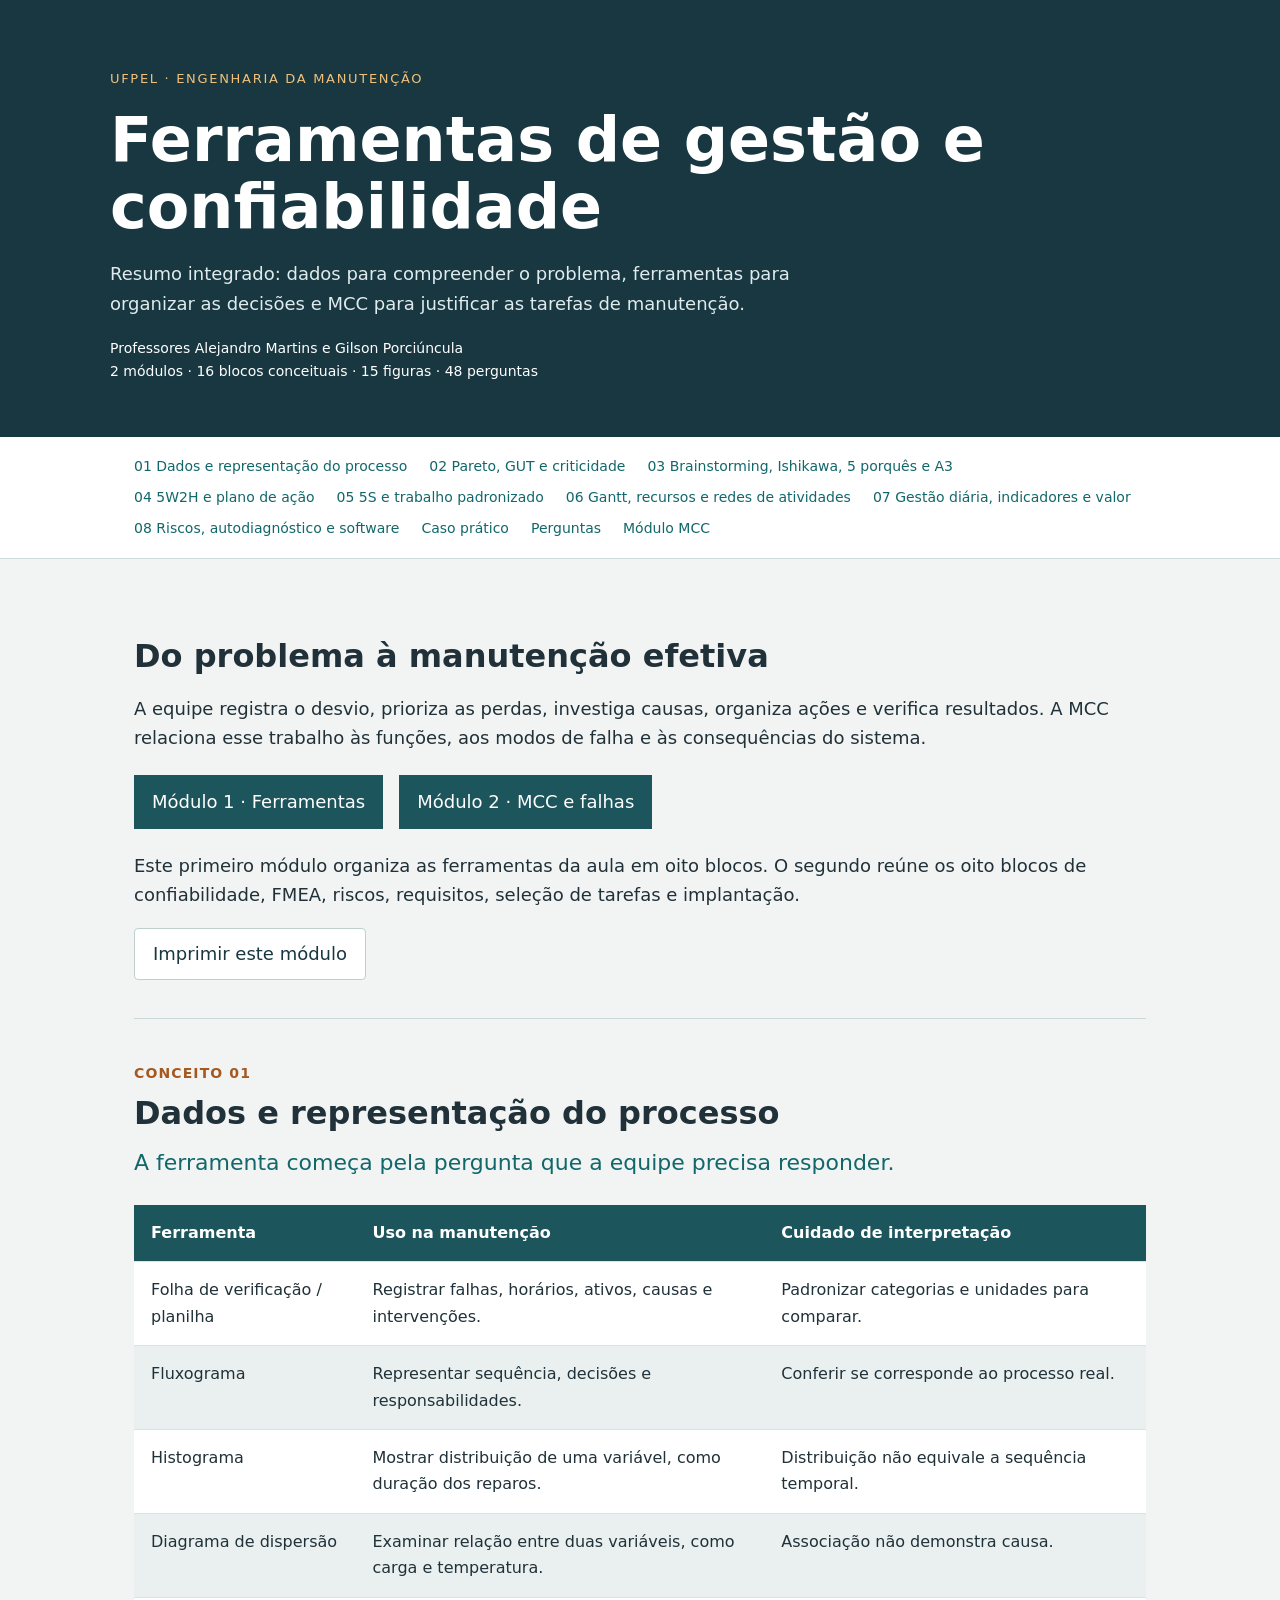
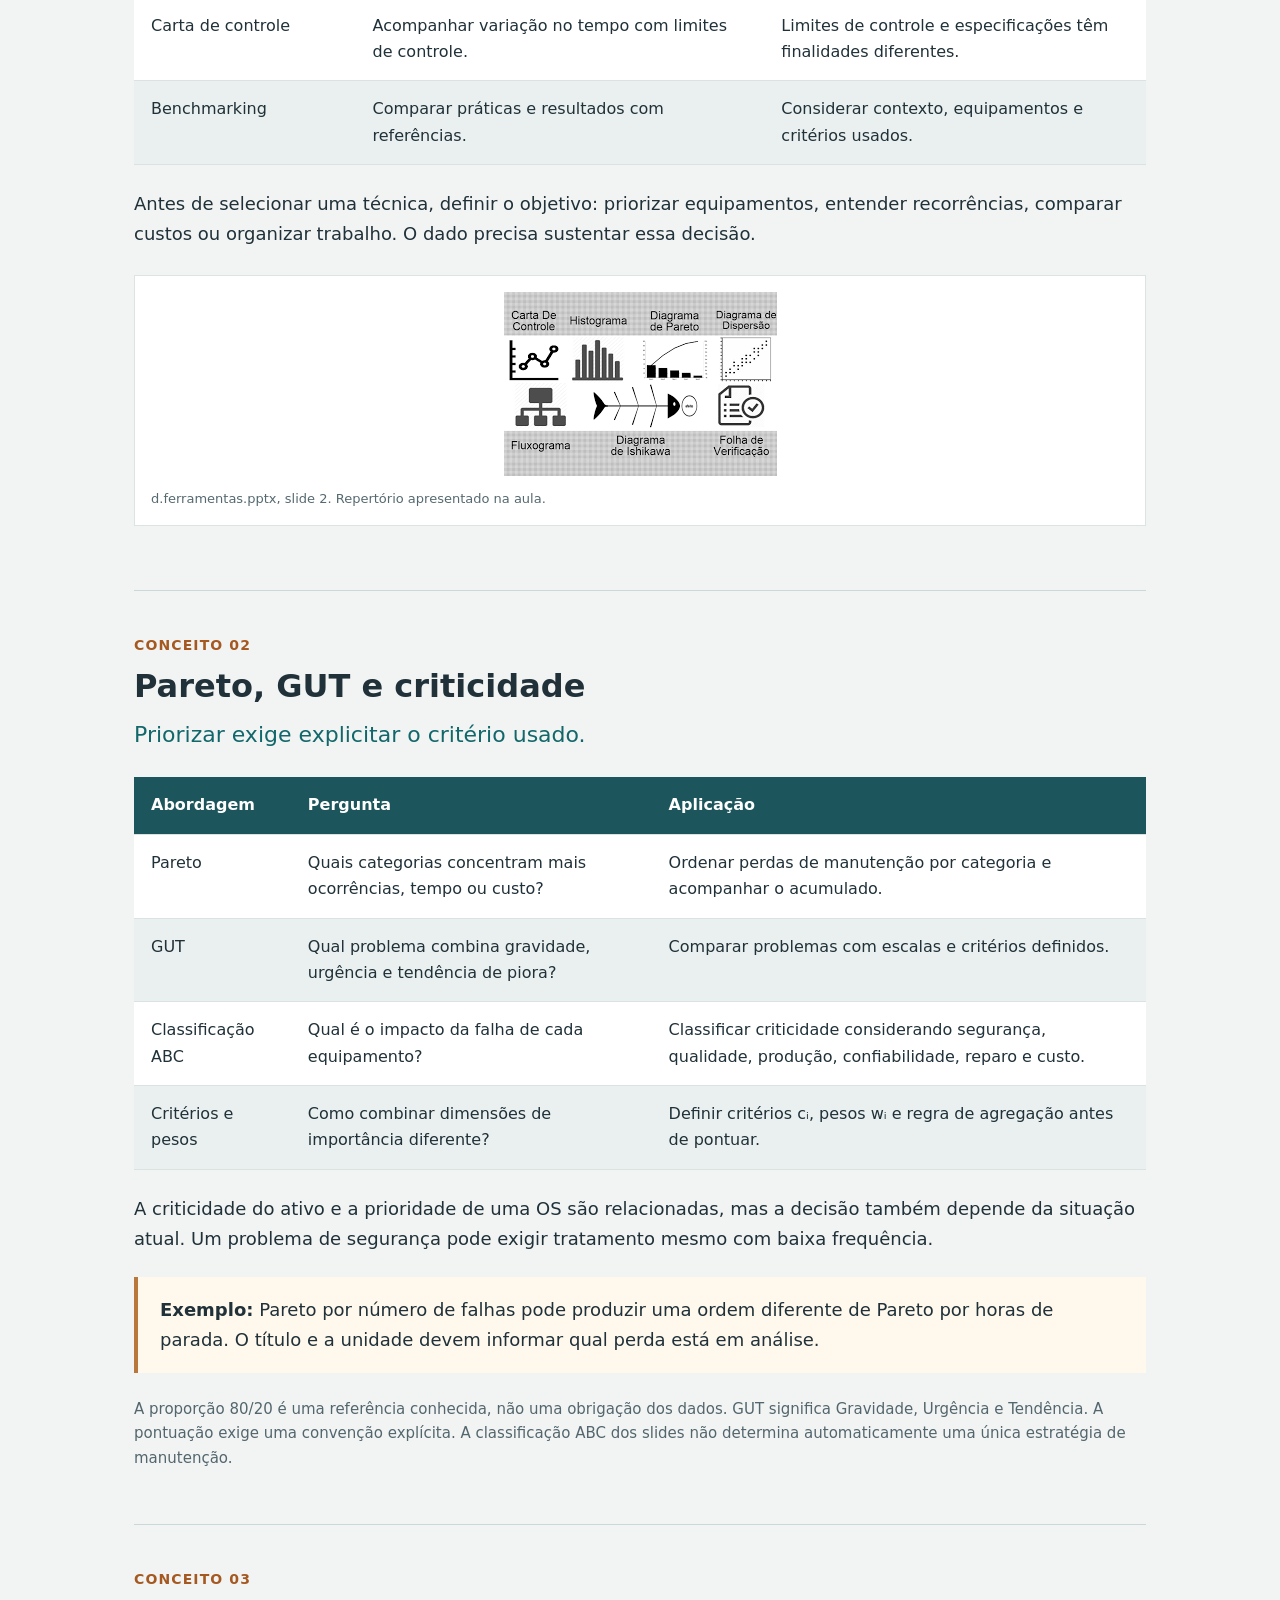
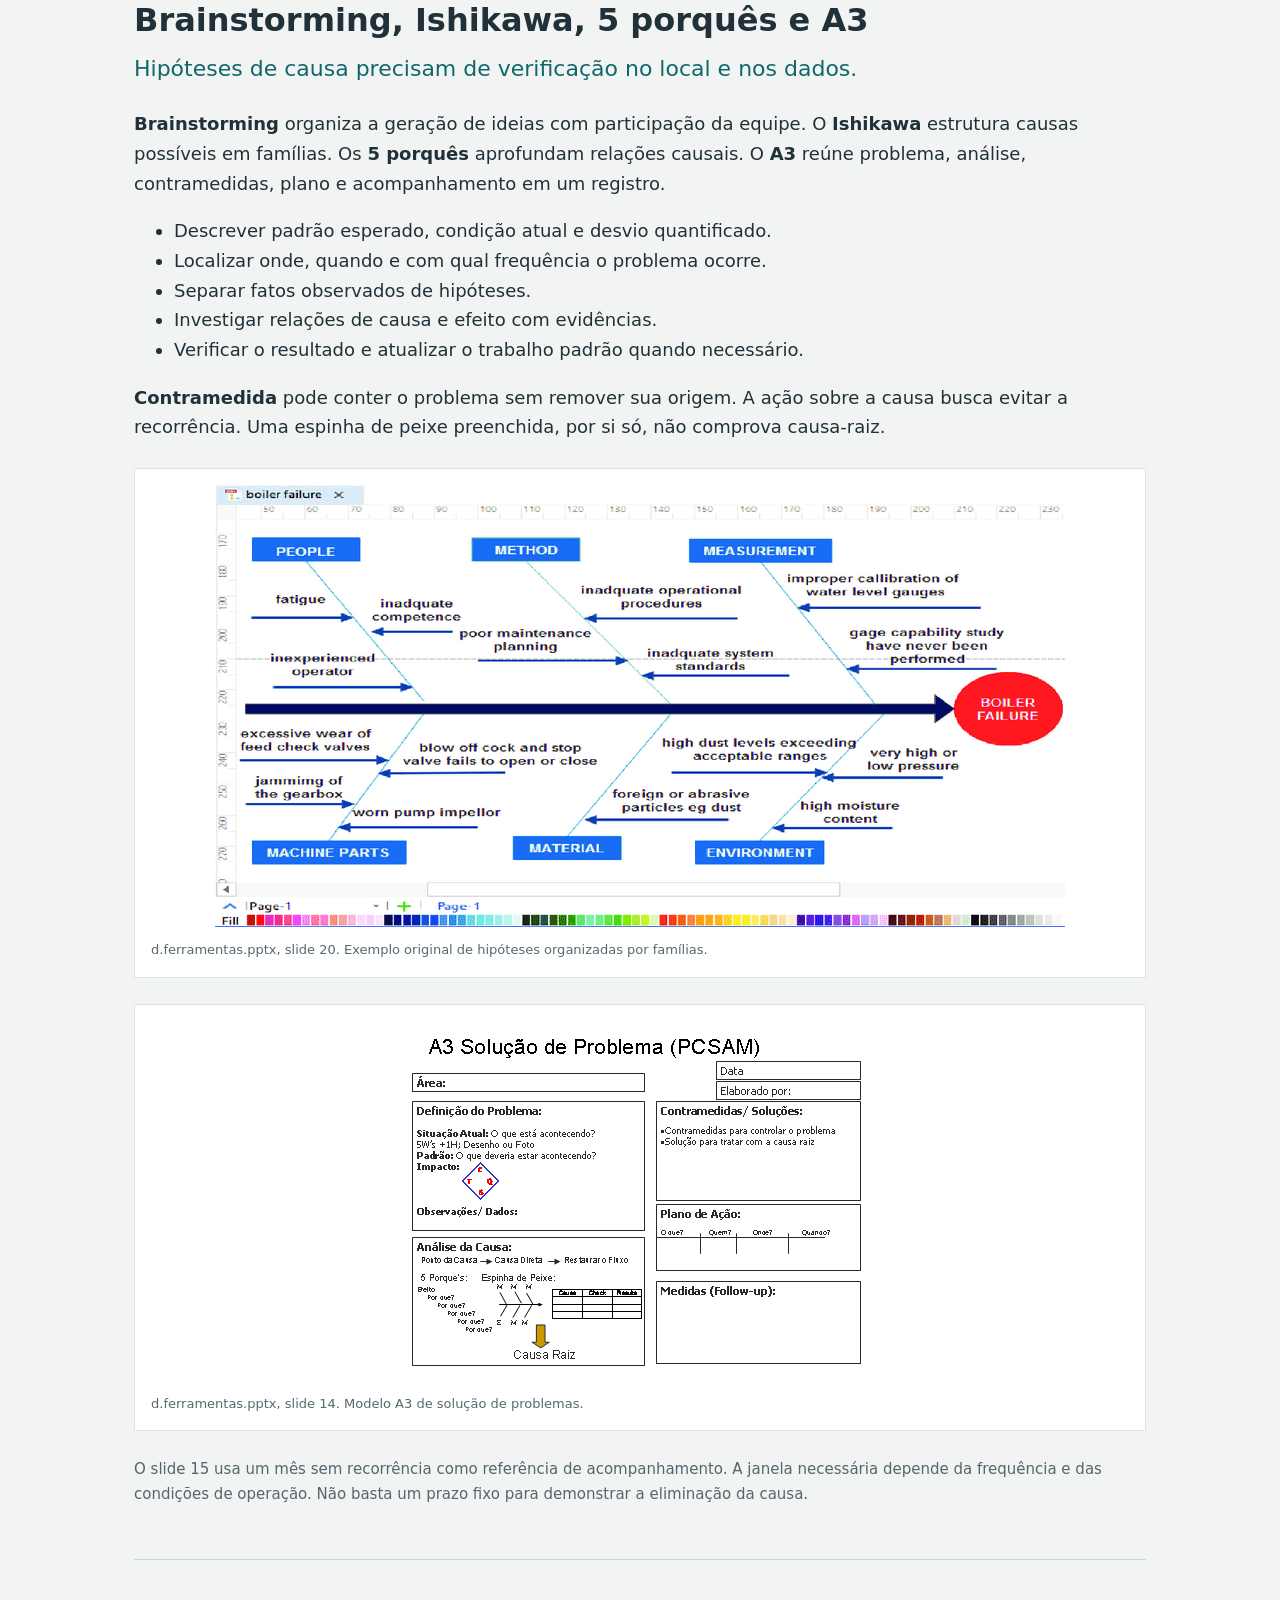
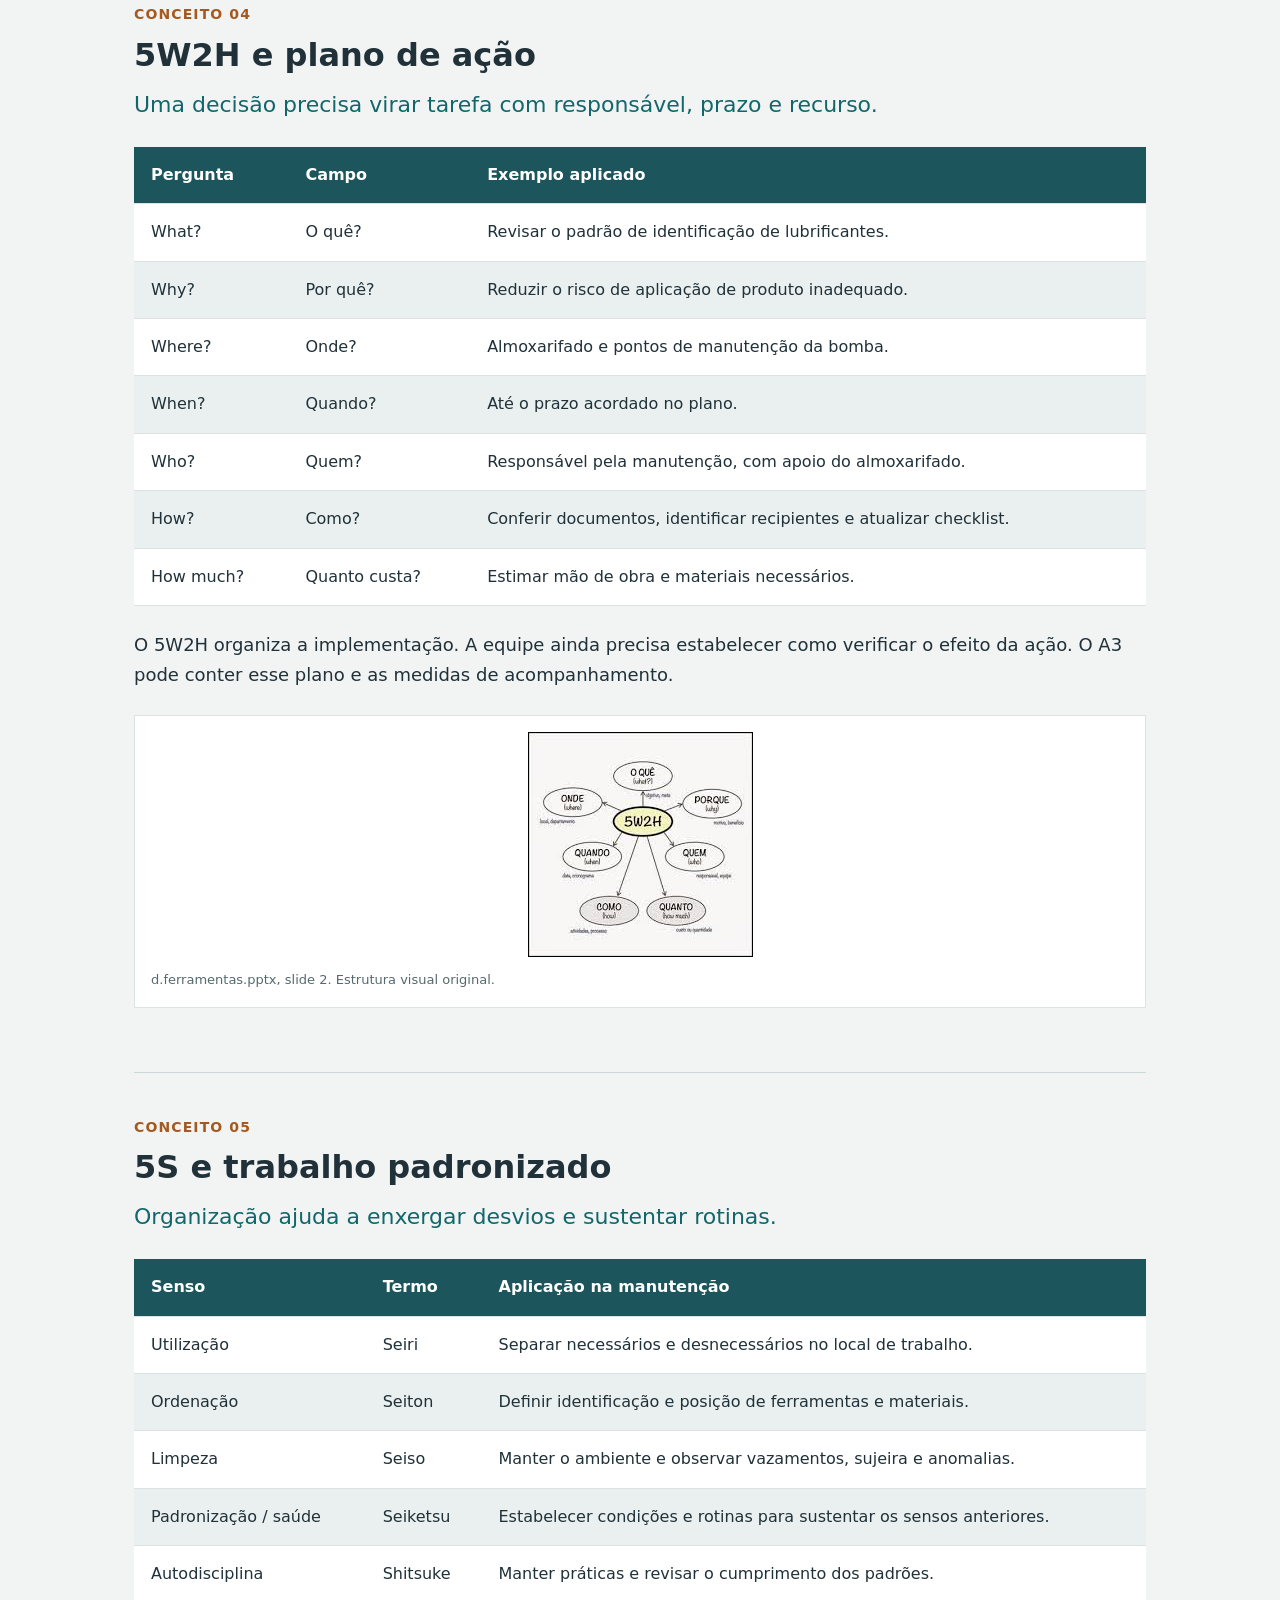
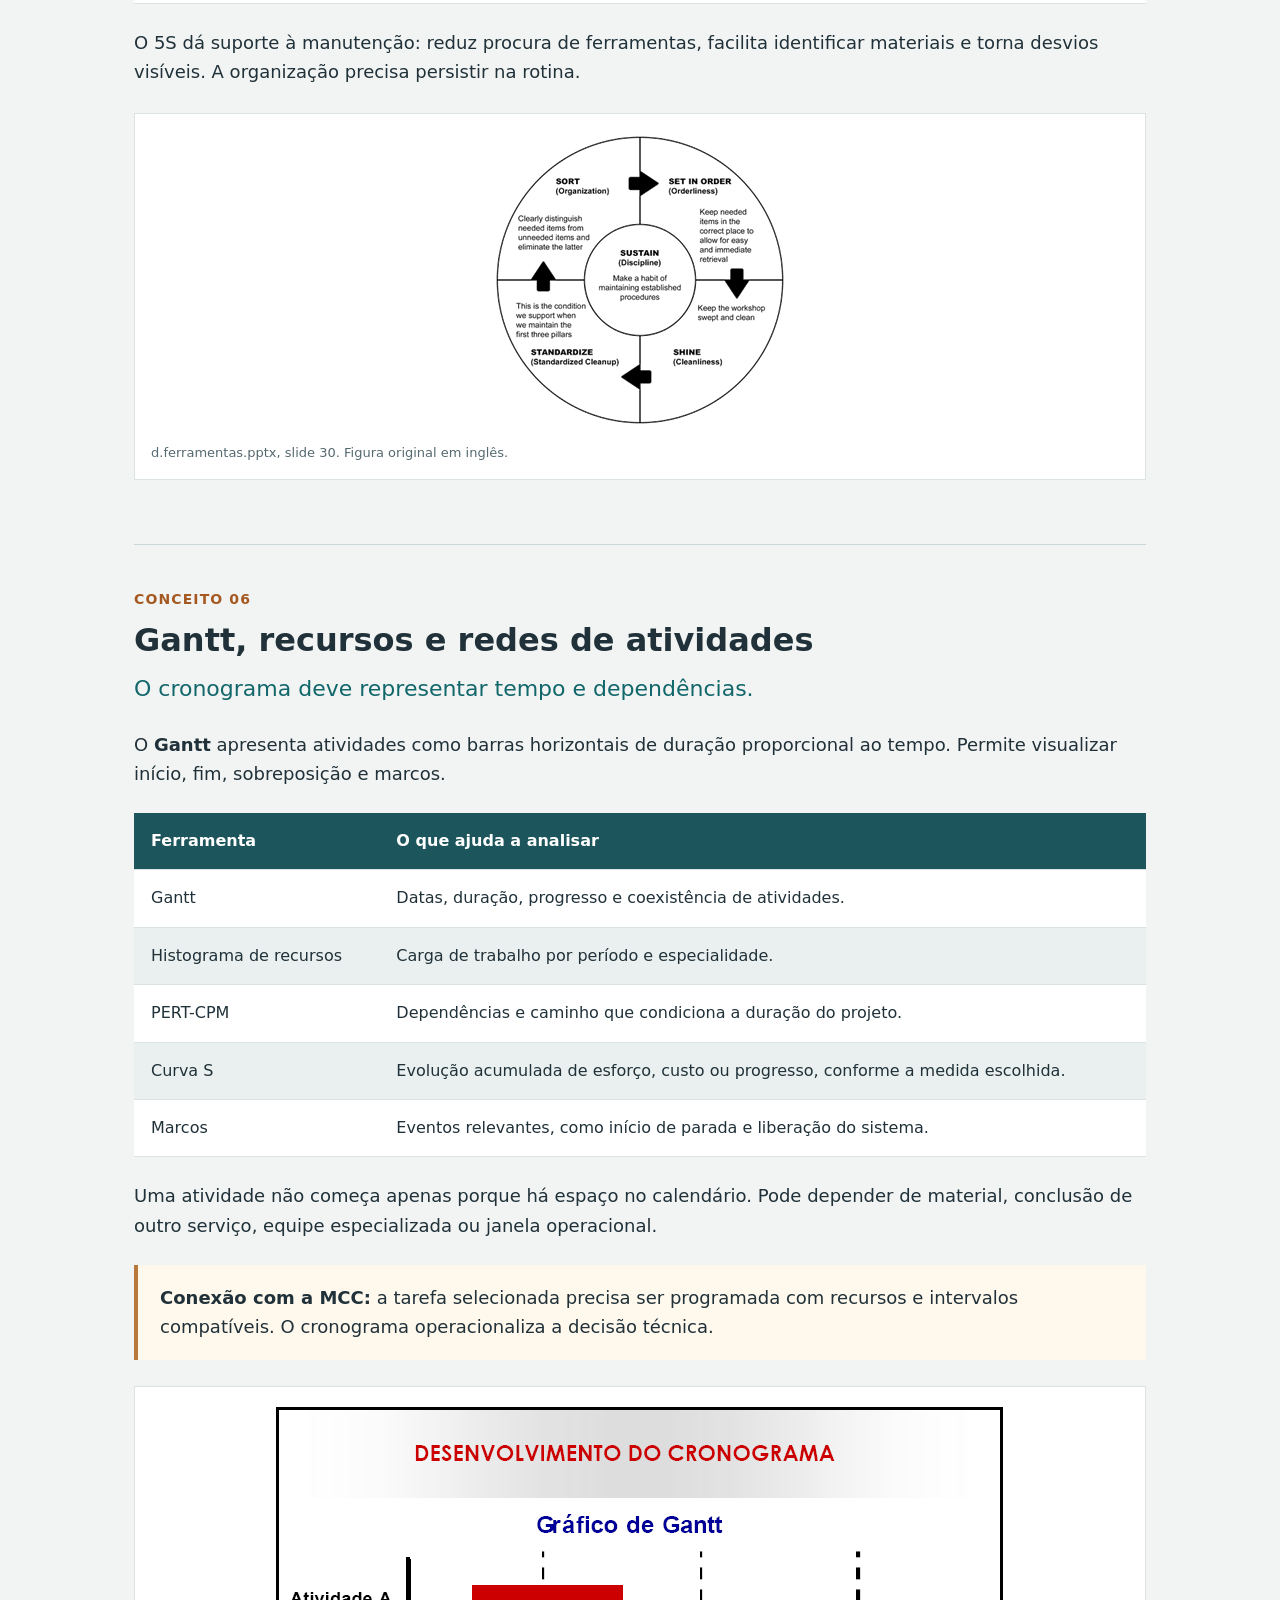
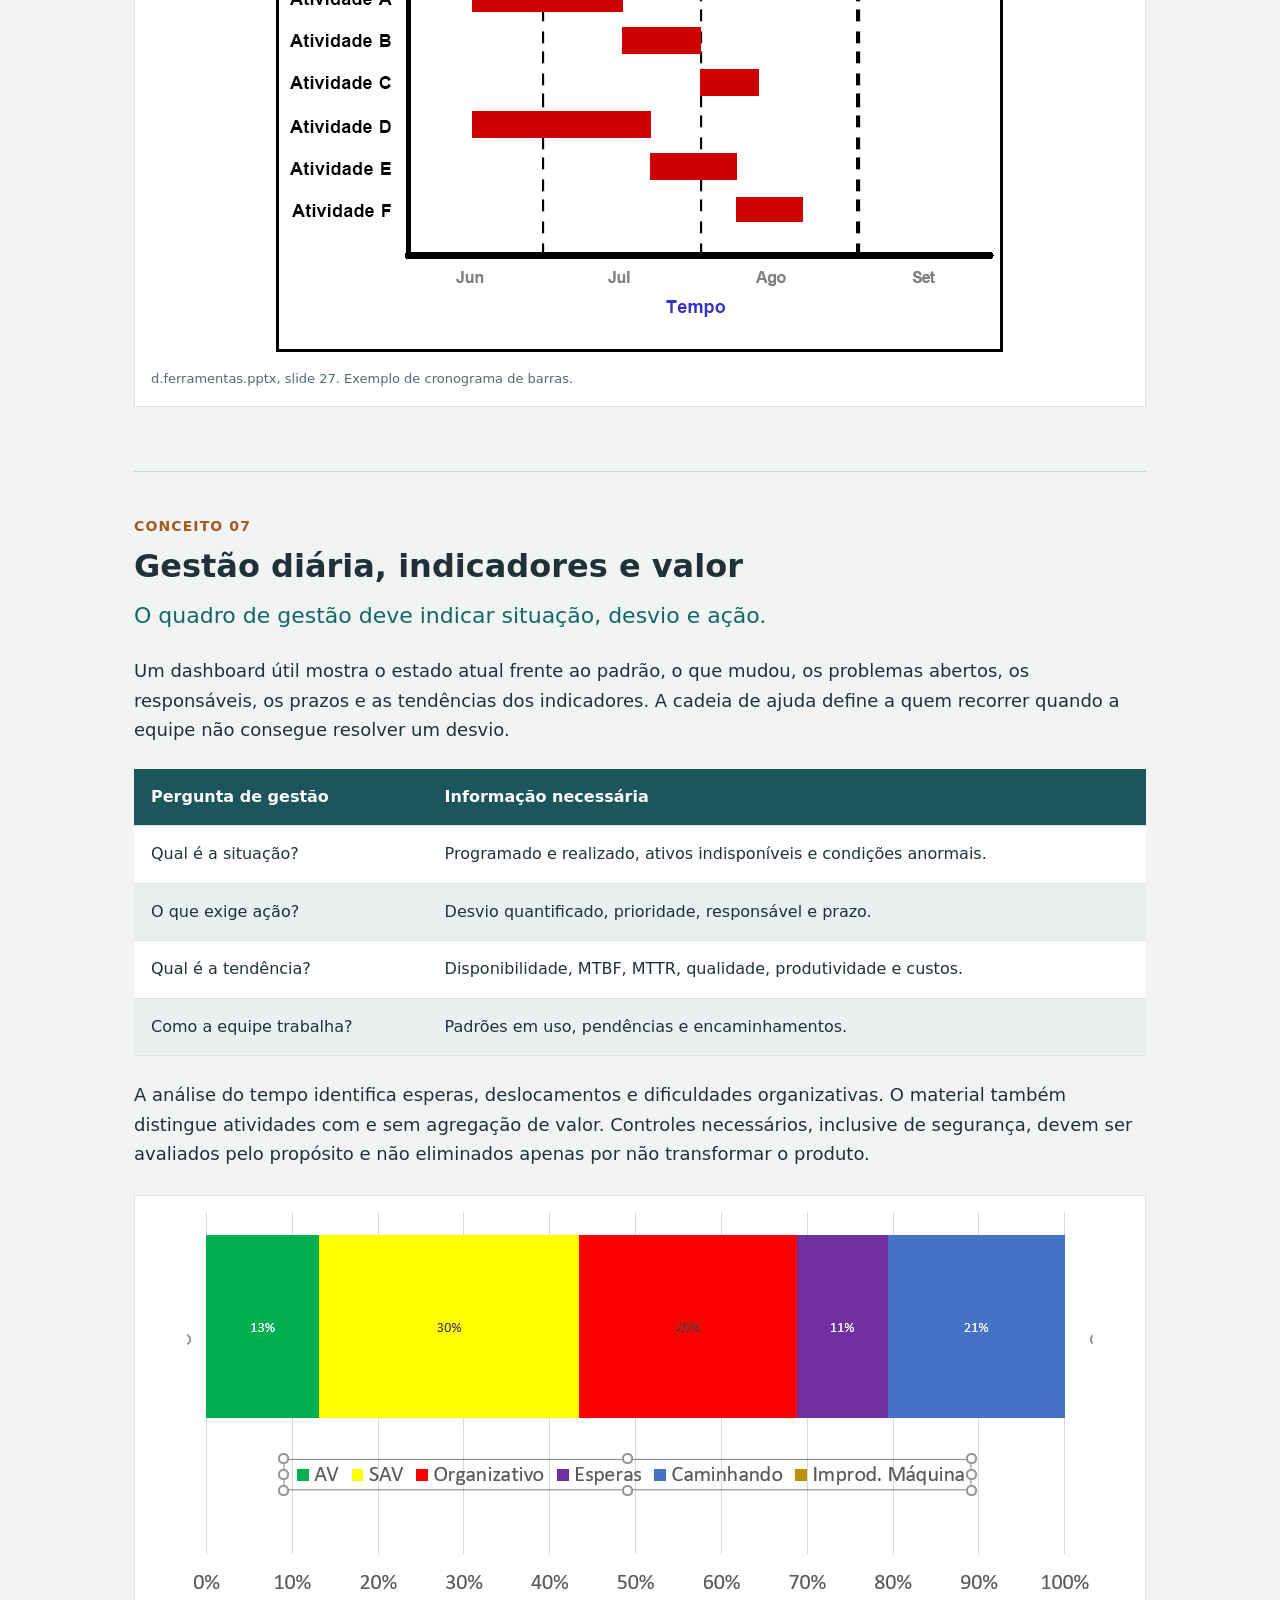
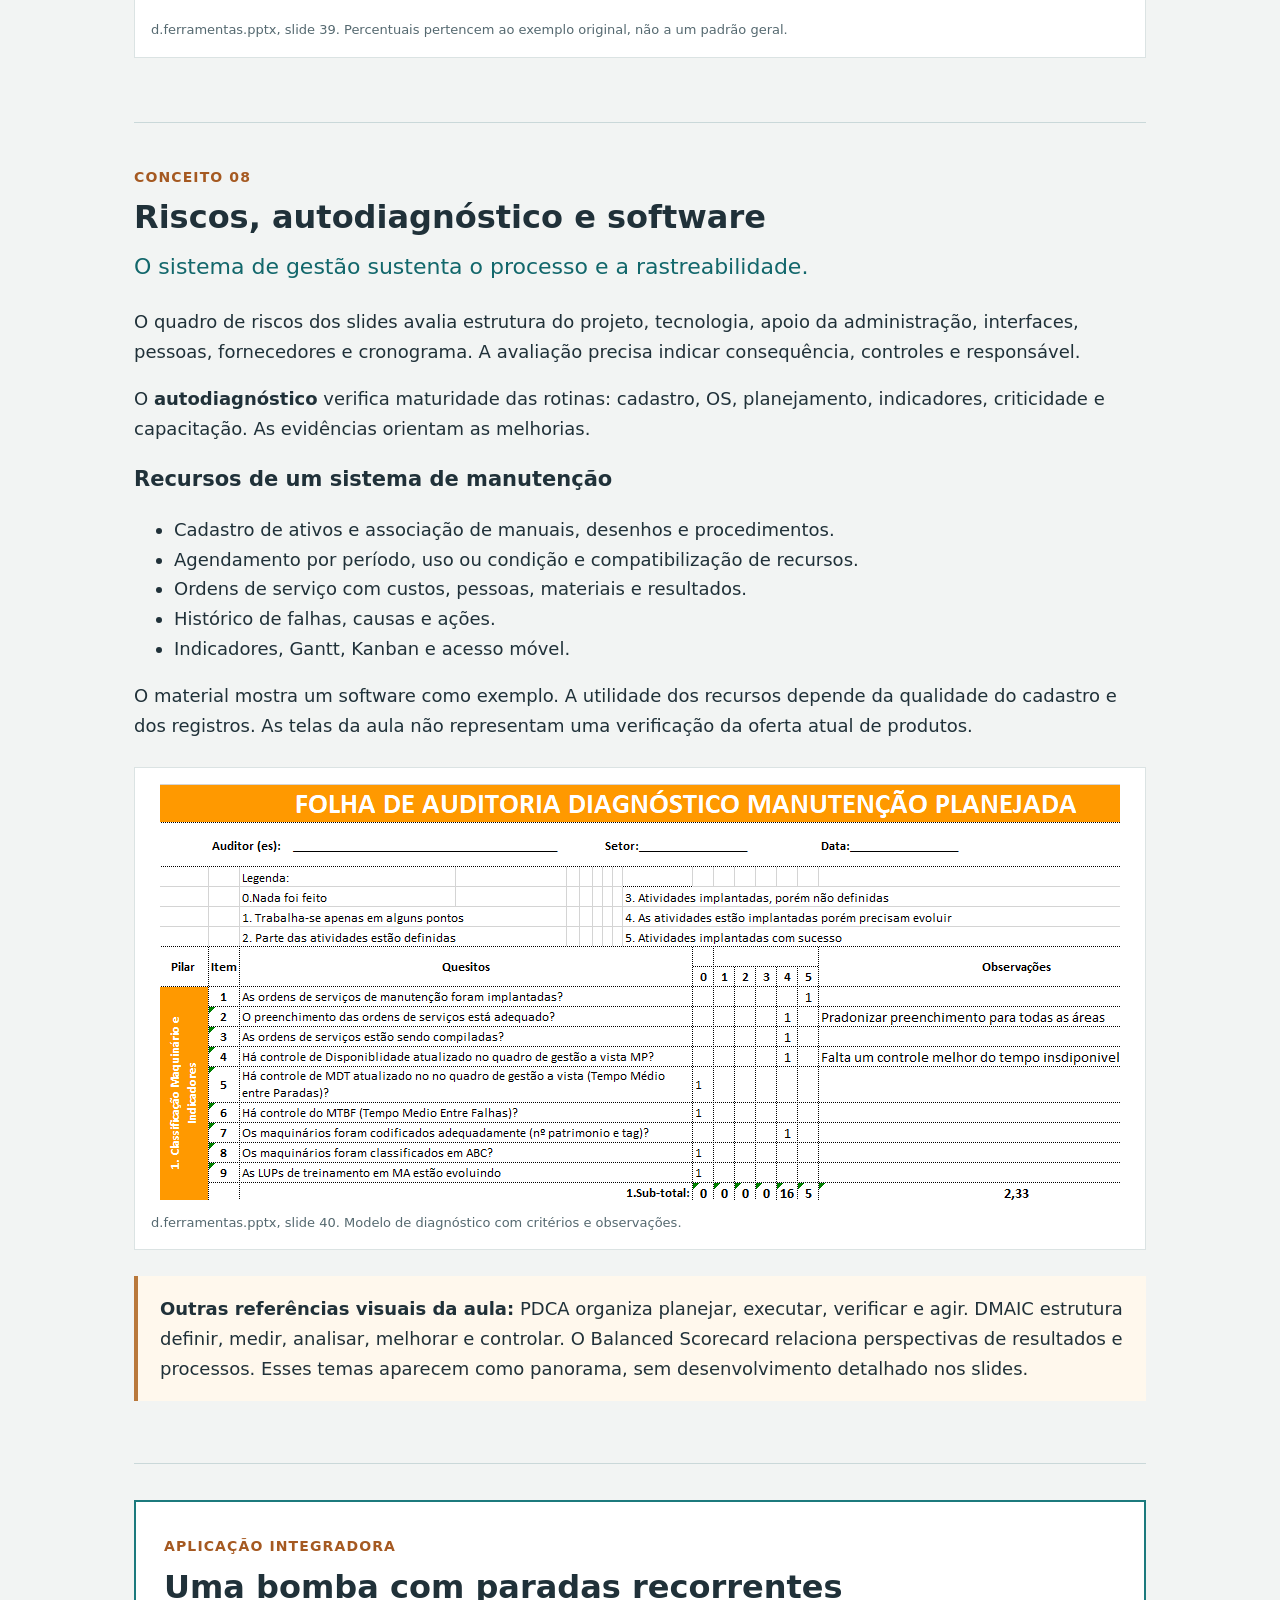
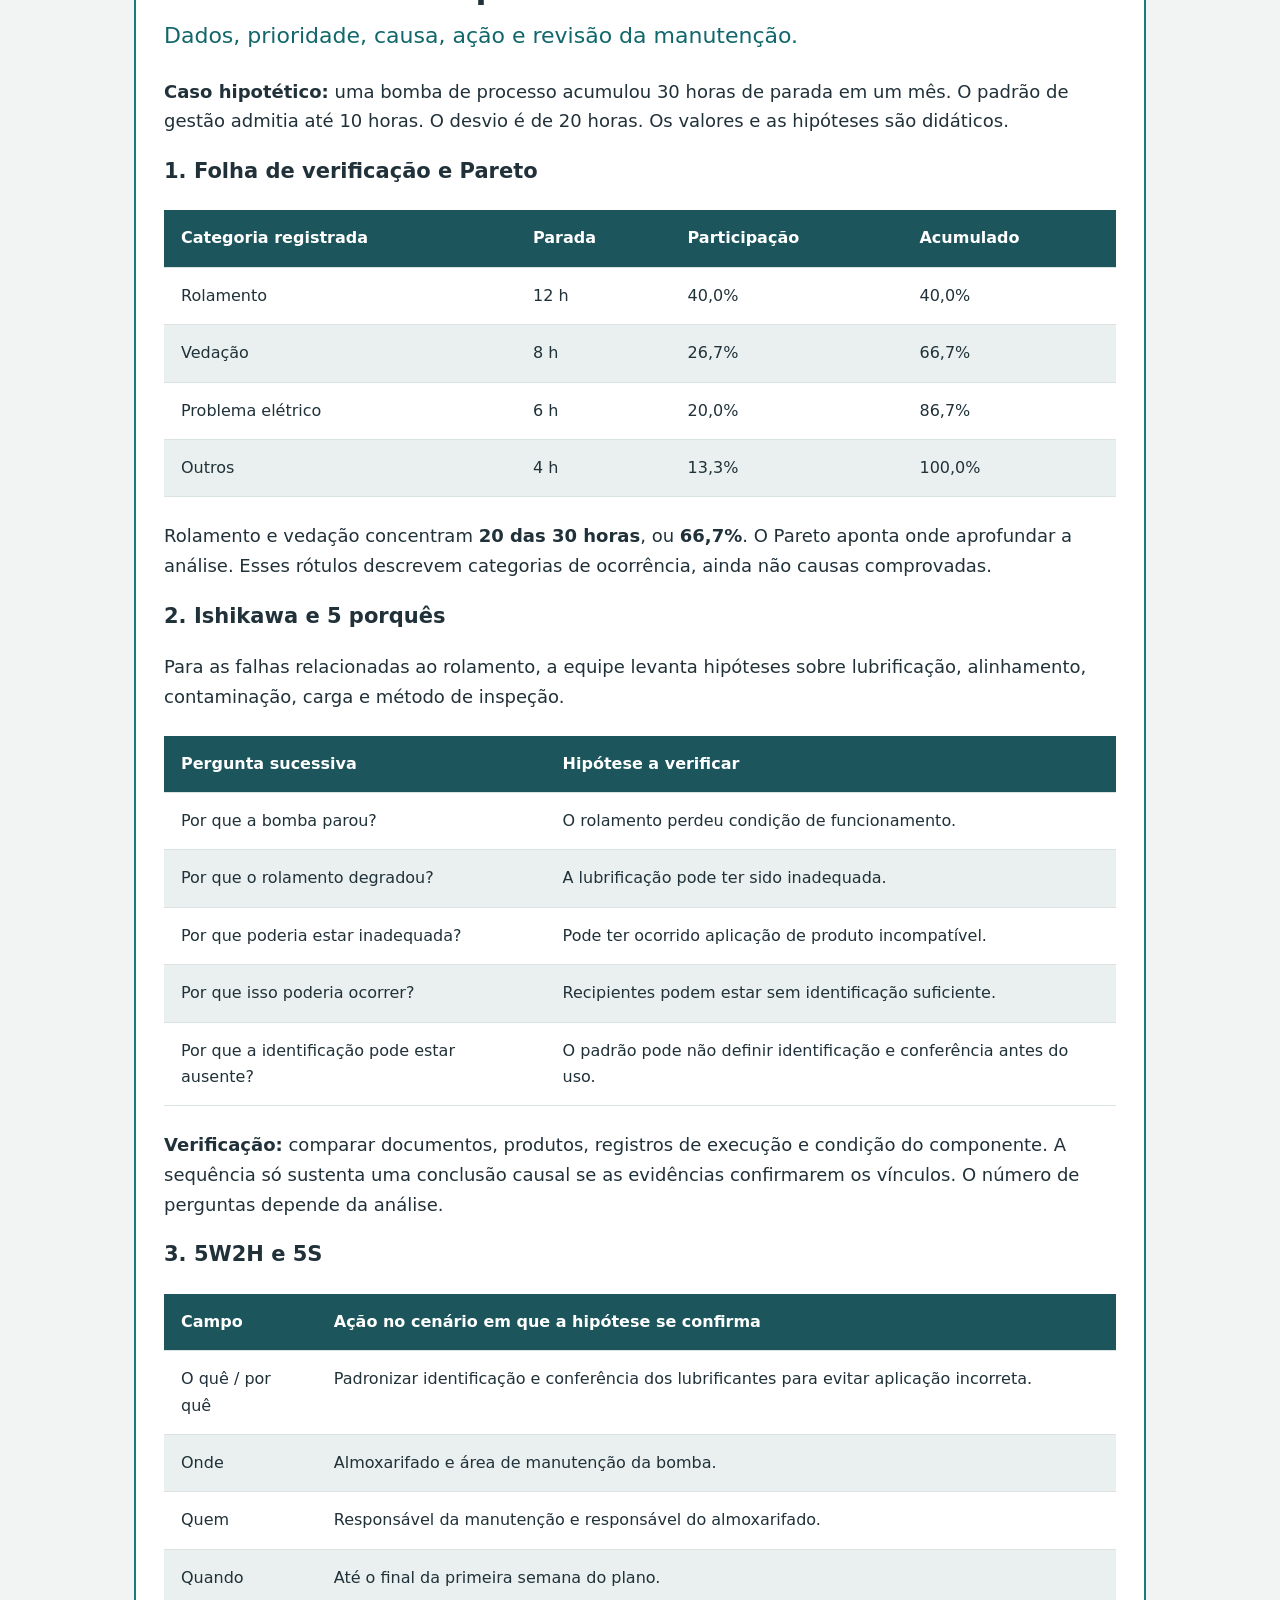
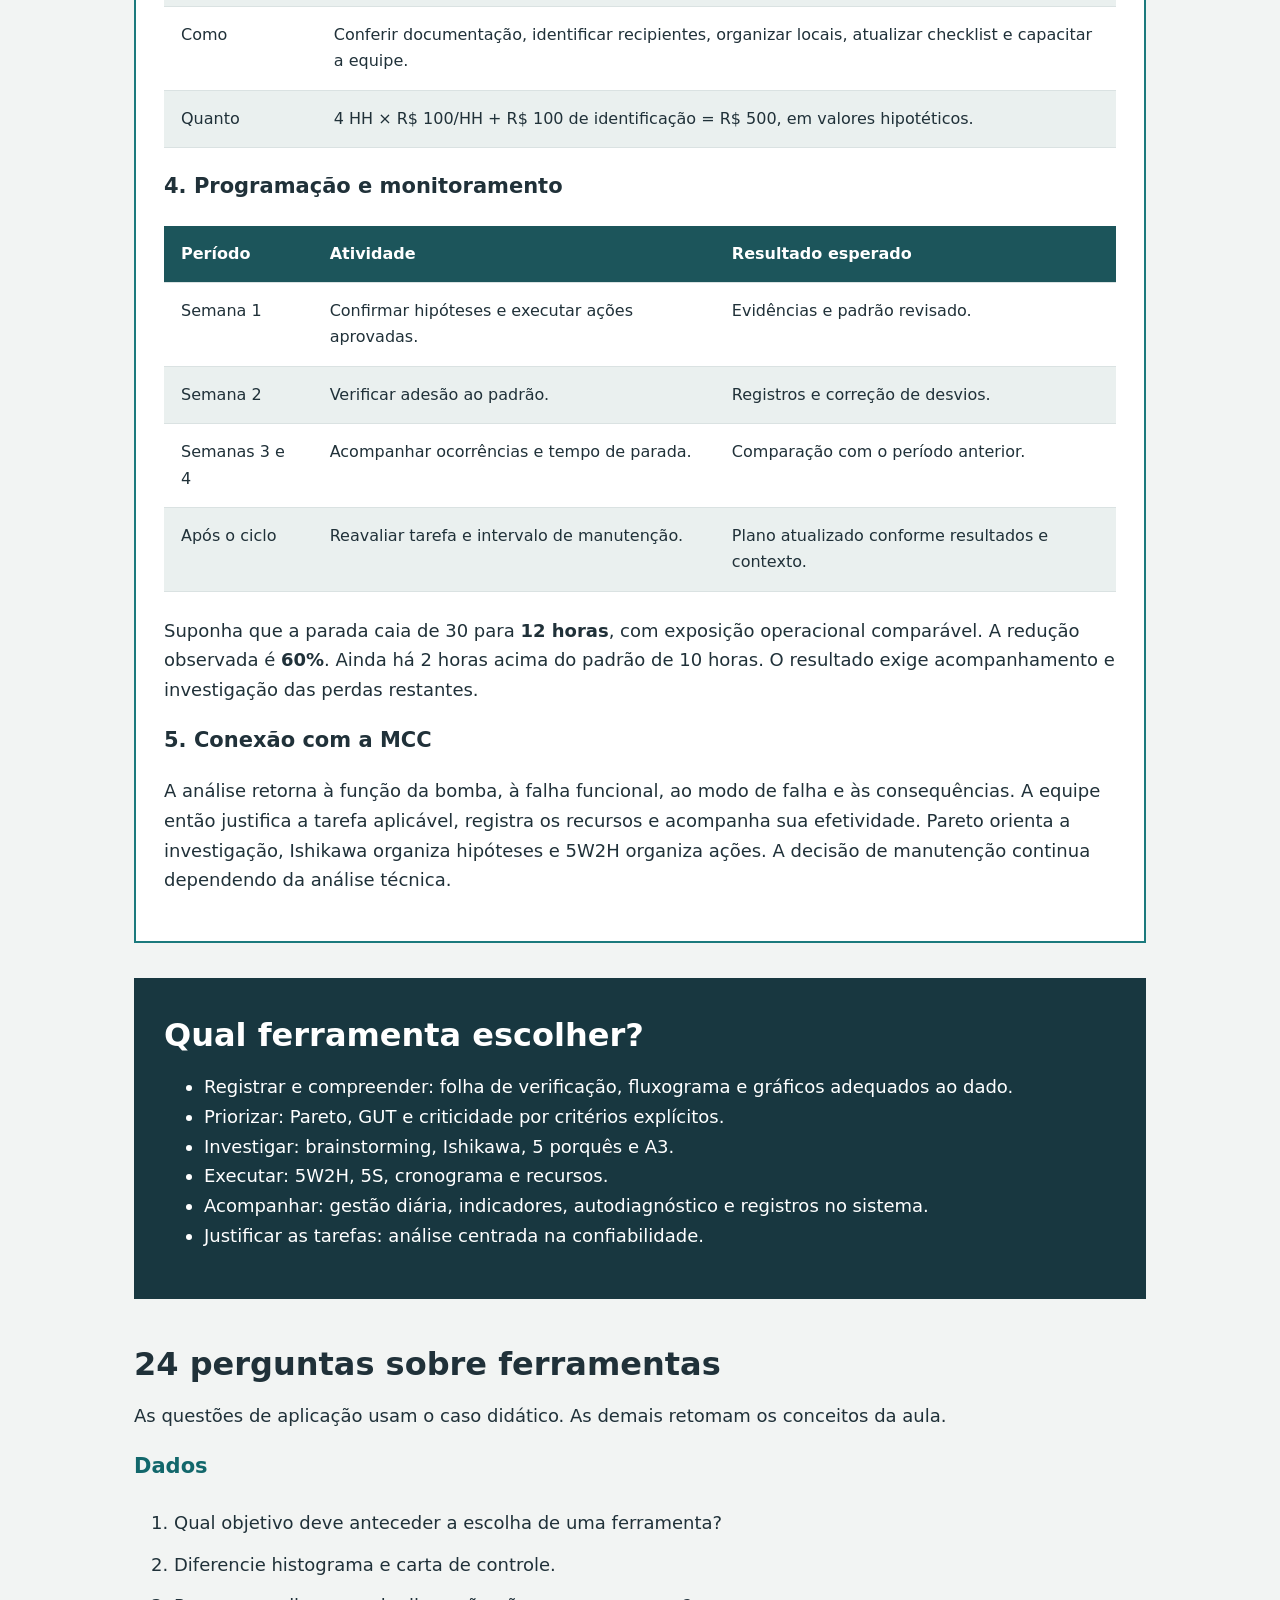
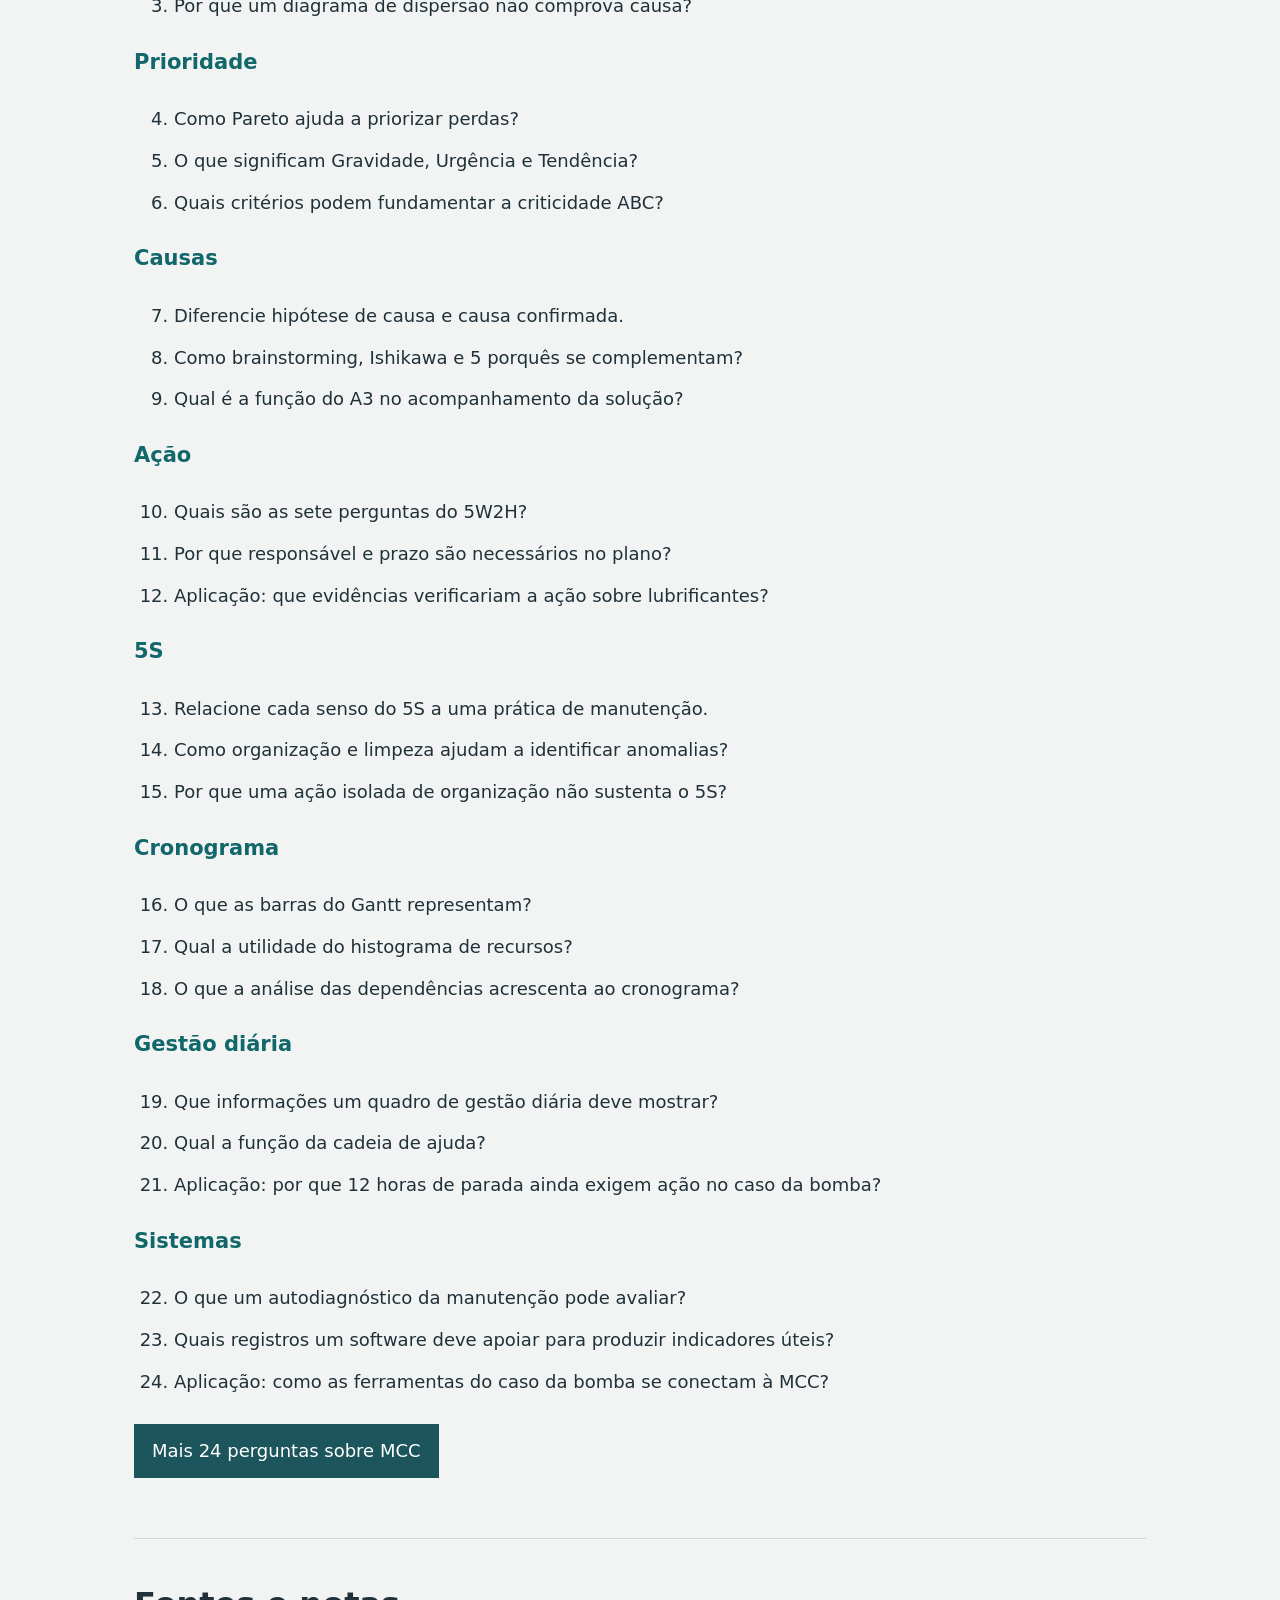
<file: eng_m/index.html>
<!doctype html><html lang="pt-BR"><head><meta charset="utf-8"><meta name="viewport" content="width=device-width,initial-scale=1"><title>Engenharia da Manutenção | Ferramentas e MCC</title><meta name="description" content="Aula integrada de ferramentas de gestão e qualidade e manutenção centrada em confiabilidade."><style>*{box-sizing:border-box}html{scroll-behavior:smooth}body{margin:0;background:#f2f4f3;color:#203139;font:18px/1.65 system-ui,-apple-system,Segoe UI,sans-serif}header{background:#183740;color:white;padding:68px max(6vw,24px) 54px}header .inner,main,nav .inner{max-width:1060px;margin:auto}.eyebrow{font-size:13px;letter-spacing:.13em;text-transform:uppercase;color:#f1c17b}h1{font-size:clamp(34px,5vw,62px);line-height:1.08;max-width:900px;margin:18px 0}header p{max-width:760px;color:#dfebed}.meta{font-size:14px}nav{background:white;border-bottom:1px solid #cedbdc}nav .inner{display:flex;flex-wrap:wrap;gap:8px 22px;padding:18px 24px}nav a{color:#12676b;font-size:14px;text-decoration:none}main{padding:32px 24px 60px}section{padding:38px 0;border-bottom:1px solid #cad8d9;scroll-margin-top:24px}h2{font-size:32px;line-height:1.2;margin:8px 0 12px}h3{font-size:21px;line-height:1.4}.number{font-weight:750;color:#a55921;font-size:14px;letter-spacing:.08em}.lead{font-size:22px;color:#12676b;margin-top:0}.tablewrap{overflow:auto;margin:24px 0}table{border-collapse:collapse;width:100%;background:white;font-size:16px}th{text-align:left;background:#1c555b;color:white}th,td{padding:15px 17px;border-bottom:1px solid #dae2e2;vertical-align:top}tbody tr:nth-child(even){background:#eaf0ef}aside{border-left:4px solid #b9783b;background:#fff8ed;padding:18px 22px;margin:24px 0}figure{margin:26px 0;background:white;padding:16px;border:1px solid #dbe3e3}figure img{display:block;width:auto;max-width:100%;max-height:560px;height:auto;margin:auto}figcaption{font-size:13px;color:#556970;margin-top:12px}.figpair,.triplet{display:grid;grid-template-columns:repeat(2,minmax(0,1fr));gap:20px}.triplet{grid-template-columns:repeat(3,minmax(0,1fr))}.triplet article{border-top:3px solid #1c7a7d;padding:0 10px}.formula{background:#dbeceb;color:#15565a;font-size:28px;text-align:center;padding:22px;font-weight:750}.note{font-size:15px;color:#53666e}.summary{background:#183740;color:white;padding:30px;border:0;margin-top:35px}.summary h2{color:white}.questions h3{color:#12676b}.questions li{padding:6px 0}footer{font-size:14px;background:#e3ebea;padding:28px 24px}footer p{max-width:1060px;margin:8px auto}.print{background:white;border:1px solid #becfcd;border-radius:4px;padding:10px 18px;font:inherit;color:#183740;cursor:pointer}@media(max-width:650px){body{font-size:17px}header{padding:40px 24px}.figpair,.triplet{grid-template-columns:1fr}h2{font-size:27px}main{padding:20px}th,td{padding:12px;min-width:135px}section{padding:28px 0}}@media print{body{background:white;font-size:11pt}header{padding:20px;background:white;color:#183740}header p,.eyebrow{color:#183740}h1{font-size:28pt}nav,.print{display:none}main{padding:0}section{padding:18px 0}h2{font-size:19pt}figure,aside,tr{break-inside:avoid}figure img{max-height:300px}.summary{background:white;color:#183740;border:1px solid #183740}.summary h2{color:#183740}footer{background:white}} .modulelinks{display:flex;gap:16px;flex-wrap:wrap;margin:22px 0}.modulelinks a{background:#1c555b;color:white;padding:12px 18px;text-decoration:none}.case{border:2px solid #1c7a7d;padding:28px;margin-top:36px;background:white}.small{font-size:15px}.bar{height:20px;background:#16777c;margin:5px 0}.gallery{display:grid;grid-template-columns:1fr 1fr;gap:20px}@media(max-width:650px){.gallery{grid-template-columns:1fr}.case{padding:18px}}</style></head><body><header><div class="inner"><div class="eyebrow">UFPel · Engenharia da Manutenção</div><h1>Ferramentas de gestão e confiabilidade</h1><p>Resumo integrado: dados para compreender o problema, ferramentas para organizar as decisões e MCC para justificar as tarefas de manutenção.</p><div class="meta">Professores Alejandro Martins e Gilson Porciúncula<br>2 módulos · 16 blocos conceituais · 15 figuras · 48 perguntas</div></div></header><nav aria-label="Sumário"><div class="inner"><a href="#dados">01 Dados e representação do processo</a><a href="#priorizar">02 Pareto, GUT e criticidade</a><a href="#causas">03 Brainstorming, Ishikawa, 5 porquês e A3</a><a href="#acao">04 5W2H e plano de ação</a><a href="#organizacao">05 5S e trabalho padronizado</a><a href="#prazo">06 Gantt, recursos e redes de atividades</a><a href="#diario">07 Gestão diária, indicadores e valor</a><a href="#sistema">08 Riscos, autodiagnóstico e software</a><a href="#caso">Caso prático</a><a href="#questoes">Perguntas</a><a href="mcc.html">Módulo MCC</a></div></nav><main><section id="visao-geral"><h2>Do problema à manutenção efetiva</h2><p>A equipe registra o desvio, prioriza as perdas, investiga causas, organiza ações e verifica resultados. A MCC relaciona esse trabalho às funções, aos modos de falha e às consequências do sistema.</p><div class="modulelinks"><a href="#dados">Módulo 1 · Ferramentas</a><a href="mcc.html">Módulo 2 · MCC e falhas</a></div><p>Este primeiro módulo organiza as ferramentas da aula em oito blocos. O segundo reúne os oito blocos de confiabilidade, FMEA, riscos, requisitos, seleção de tarefas e implantação.</p><button class="print" onclick="window.print()">Imprimir este módulo</button></section><section id="dados"><span class="number">CONCEITO 01</span><h2>Dados e representação do processo</h2><p class="lead">A ferramenta começa pela pergunta que a equipe precisa responder.</p><div class="tablewrap"><table><thead><tr><th>Ferramenta</th><th>Uso na manutenção</th><th>Cuidado de interpretação</th></tr></thead><tbody><tr><td>Folha de verificação / planilha</td><td>Registrar falhas, horários, ativos, causas e intervenções.</td><td>Padronizar categorias e unidades para comparar.</td></tr><tr><td>Fluxograma</td><td>Representar sequência, decisões e responsabilidades.</td><td>Conferir se corresponde ao processo real.</td></tr><tr><td>Histograma</td><td>Mostrar distribuição de uma variável, como duração dos reparos.</td><td>Distribuição não equivale a sequência temporal.</td></tr><tr><td>Diagrama de dispersão</td><td>Examinar relação entre duas variáveis, como carga e temperatura.</td><td>Associação não demonstra causa.</td></tr><tr><td>Carta de controle</td><td>Acompanhar variação no tempo com limites de controle.</td><td>Limites de controle e especificações têm finalidades diferentes.</td></tr><tr><td>Benchmarking</td><td>Comparar práticas e resultados com referências.</td><td>Considerar contexto, equipamentos e critérios usados.</td></tr></tbody></table></div><p>Antes de selecionar uma técnica, definir o objetivo: priorizar equipamentos, entender recorrências, comparar custos ou organizar trabalho. O dado precisa sustentar essa decisão.</p><figure><img src="IMG/ferramentas_qualidade.png" alt="Ferramentas da qualidade incluindo cartas, histograma, Pareto, dispersão, fluxograma e Ishikawa" loading="lazy"><figcaption>d.ferramentas.pptx, slide 2. Repertório apresentado na aula.</figcaption></figure></section><section id="priorizar"><span class="number">CONCEITO 02</span><h2>Pareto, GUT e criticidade</h2><p class="lead">Priorizar exige explicitar o critério usado.</p><div class="tablewrap"><table><thead><tr><th>Abordagem</th><th>Pergunta</th><th>Aplicação</th></tr></thead><tbody><tr><td>Pareto</td><td>Quais categorias concentram mais ocorrências, tempo ou custo?</td><td>Ordenar perdas de manutenção por categoria e acompanhar o acumulado.</td></tr><tr><td>GUT</td><td>Qual problema combina gravidade, urgência e tendência de piora?</td><td>Comparar problemas com escalas e critérios definidos.</td></tr><tr><td>Classificação ABC</td><td>Qual é o impacto da falha de cada equipamento?</td><td>Classificar criticidade considerando segurança, qualidade, produção, confiabilidade, reparo e custo.</td></tr><tr><td>Critérios e pesos</td><td>Como combinar dimensões de importância diferente?</td><td>Definir critérios cᵢ, pesos wᵢ e regra de agregação antes de pontuar.</td></tr></tbody></table></div><p>A criticidade do ativo e a prioridade de uma OS são relacionadas, mas a decisão também depende da situação atual. Um problema de segurança pode exigir tratamento mesmo com baixa frequência.</p><aside><strong>Exemplo:</strong> Pareto por número de falhas pode produzir uma ordem diferente de Pareto por horas de parada. O título e a unidade devem informar qual perda está em análise.</aside><p class="note">A proporção 80/20 é uma referência conhecida, não uma obrigação dos dados. GUT significa Gravidade, Urgência e Tendência. A pontuação exige uma convenção explícita. A classificação ABC dos slides não determina automaticamente uma única estratégia de manutenção.</p></section><section id="causas"><span class="number">CONCEITO 03</span><h2>Brainstorming, Ishikawa, 5 porquês e A3</h2><p class="lead">Hipóteses de causa precisam de verificação no local e nos dados.</p><p><strong>Brainstorming</strong> organiza a geração de ideias com participação da equipe. O <strong>Ishikawa</strong> estrutura causas possíveis em famílias. Os <strong>5 porquês</strong> aprofundam relações causais. O <strong>A3</strong> reúne problema, análise, contramedidas, plano e acompanhamento em um registro.</p><ul><li>Descrever padrão esperado, condição atual e desvio quantificado.</li><li>Localizar onde, quando e com qual frequência o problema ocorre.</li><li>Separar fatos observados de hipóteses.</li><li>Investigar relações de causa e efeito com evidências.</li><li>Verificar o resultado e atualizar o trabalho padrão quando necessário.</li></ul><p><strong>Contramedida</strong> pode conter o problema sem remover sua origem. A ação sobre a causa busca evitar a recorrência. Uma espinha de peixe preenchida, por si só, não comprova causa-raiz.</p><figure><img src="IMG/ishikawa.png" alt="Diagrama de Ishikawa para uma falha de caldeira" loading="lazy"><figcaption>d.ferramentas.pptx, slide 20. Exemplo original de hipóteses organizadas por famílias.</figcaption></figure><figure><img src="IMG/a3.png" alt="Folha A3 com problema, análise de causa, contramedidas, plano e acompanhamento" loading="lazy"><figcaption>d.ferramentas.pptx, slide 14. Modelo A3 de solução de problemas.</figcaption></figure><p class="note">O slide 15 usa um mês sem recorrência como referência de acompanhamento. A janela necessária depende da frequência e das condições de operação. Não basta um prazo fixo para demonstrar a eliminação da causa.</p></section><section id="acao"><span class="number">CONCEITO 04</span><h2>5W2H e plano de ação</h2><p class="lead">Uma decisão precisa virar tarefa com responsável, prazo e recurso.</p><div class="tablewrap"><table><thead><tr><th>Pergunta</th><th>Campo</th><th>Exemplo aplicado</th></tr></thead><tbody><tr><td>What?</td><td>O quê?</td><td>Revisar o padrão de identificação de lubrificantes.</td></tr><tr><td>Why?</td><td>Por quê?</td><td>Reduzir o risco de aplicação de produto inadequado.</td></tr><tr><td>Where?</td><td>Onde?</td><td>Almoxarifado e pontos de manutenção da bomba.</td></tr><tr><td>When?</td><td>Quando?</td><td>Até o prazo acordado no plano.</td></tr><tr><td>Who?</td><td>Quem?</td><td>Responsável pela manutenção, com apoio do almoxarifado.</td></tr><tr><td>How?</td><td>Como?</td><td>Conferir documentos, identificar recipientes e atualizar checklist.</td></tr><tr><td>How much?</td><td>Quanto custa?</td><td>Estimar mão de obra e materiais necessários.</td></tr></tbody></table></div><p>O 5W2H organiza a implementação. A equipe ainda precisa estabelecer como verificar o efeito da ação. O A3 pode conter esse plano e as medidas de acompanhamento.</p><figure><img src="IMG/5w2h.png" alt="As sete perguntas do 5W2H" loading="lazy"><figcaption>d.ferramentas.pptx, slide 2. Estrutura visual original.</figcaption></figure></section><section id="organizacao"><span class="number">CONCEITO 05</span><h2>5S e trabalho padronizado</h2><p class="lead">Organização ajuda a enxergar desvios e sustentar rotinas.</p><div class="tablewrap"><table><thead><tr><th>Senso</th><th>Termo</th><th>Aplicação na manutenção</th></tr></thead><tbody><tr><td>Utilização</td><td>Seiri</td><td>Separar necessários e desnecessários no local de trabalho.</td></tr><tr><td>Ordenação</td><td>Seiton</td><td>Definir identificação e posição de ferramentas e materiais.</td></tr><tr><td>Limpeza</td><td>Seiso</td><td>Manter o ambiente e observar vazamentos, sujeira e anomalias.</td></tr><tr><td>Padronização / saúde</td><td>Seiketsu</td><td>Estabelecer condições e rotinas para sustentar os sensos anteriores.</td></tr><tr><td>Autodisciplina</td><td>Shitsuke</td><td>Manter práticas e revisar o cumprimento dos padrões.</td></tr></tbody></table></div><p>O 5S dá suporte à manutenção: reduz procura de ferramentas, facilita identificar materiais e torna desvios visíveis. A organização precisa persistir na rotina.</p><figure><img src="IMG/5s.png" alt="Ciclo de organização, ordenação, limpeza, padronização e disciplina" loading="lazy"><figcaption>d.ferramentas.pptx, slide 30. Figura original em inglês.</figcaption></figure></section><section id="prazo"><span class="number">CONCEITO 06</span><h2>Gantt, recursos e redes de atividades</h2><p class="lead">O cronograma deve representar tempo e dependências.</p><p>O <strong>Gantt</strong> apresenta atividades como barras horizontais de duração proporcional ao tempo. Permite visualizar início, fim, sobreposição e marcos.</p><div class="tablewrap"><table><thead><tr><th>Ferramenta</th><th>O que ajuda a analisar</th></tr></thead><tbody><tr><td>Gantt</td><td>Datas, duração, progresso e coexistência de atividades.</td></tr><tr><td>Histograma de recursos</td><td>Carga de trabalho por período e especialidade.</td></tr><tr><td>PERT-CPM</td><td>Dependências e caminho que condiciona a duração do projeto.</td></tr><tr><td>Curva S</td><td>Evolução acumulada de esforço, custo ou progresso, conforme a medida escolhida.</td></tr><tr><td>Marcos</td><td>Eventos relevantes, como início de parada e liberação do sistema.</td></tr></tbody></table></div><p>Uma atividade não começa apenas porque há espaço no calendário. Pode depender de material, conclusão de outro serviço, equipe especializada ou janela operacional.</p><aside><strong>Conexão com a MCC:</strong> a tarefa selecionada precisa ser programada com recursos e intervalos compatíveis. O cronograma operacionaliza a decisão técnica.</aside><figure><img src="IMG/gantt.png" alt="Gráfico de Gantt com atividades e barras distribuídas no tempo" loading="lazy"><figcaption>d.ferramentas.pptx, slide 27. Exemplo de cronograma de barras.</figcaption></figure></section><section id="diario"><span class="number">CONCEITO 07</span><h2>Gestão diária, indicadores e valor</h2><p class="lead">O quadro de gestão deve indicar situação, desvio e ação.</p><p>Um dashboard útil mostra o estado atual frente ao padrão, o que mudou, os problemas abertos, os responsáveis, os prazos e as tendências dos indicadores. A cadeia de ajuda define a quem recorrer quando a equipe não consegue resolver um desvio.</p><div class="tablewrap"><table><thead><tr><th>Pergunta de gestão</th><th>Informação necessária</th></tr></thead><tbody><tr><td>Qual é a situação?</td><td>Programado e realizado, ativos indisponíveis e condições anormais.</td></tr><tr><td>O que exige ação?</td><td>Desvio quantificado, prioridade, responsável e prazo.</td></tr><tr><td>Qual é a tendência?</td><td>Disponibilidade, MTBF, MTTR, qualidade, produtividade e custos.</td></tr><tr><td>Como a equipe trabalha?</td><td>Padrões em uso, pendências e encaminhamentos.</td></tr></tbody></table></div><p>A análise do tempo identifica esperas, deslocamentos e dificuldades organizativas. O material também distingue atividades com e sem agregação de valor. Controles necessários, inclusive de segurança, devem ser avaliados pelo propósito e não eliminados apenas por não transformar o produto.</p><figure><img src="IMG/valor_tempo.png" alt="Distribuição do tempo por categorias como valor, organização, espera e caminhada" loading="lazy"><figcaption>d.ferramentas.pptx, slide 39. Percentuais pertencem ao exemplo original, não a um padrão geral.</figcaption></figure></section><section id="sistema"><span class="number">CONCEITO 08</span><h2>Riscos, autodiagnóstico e software</h2><p class="lead">O sistema de gestão sustenta o processo e a rastreabilidade.</p><p>O quadro de riscos dos slides avalia estrutura do projeto, tecnologia, apoio da administração, interfaces, pessoas, fornecedores e cronograma. A avaliação precisa indicar consequência, controles e responsável.</p><p>O <strong>autodiagnóstico</strong> verifica maturidade das rotinas: cadastro, OS, planejamento, indicadores, criticidade e capacitação. As evidências orientam as melhorias.</p><h3>Recursos de um sistema de manutenção</h3><ul><li>Cadastro de ativos e associação de manuais, desenhos e procedimentos.</li><li>Agendamento por período, uso ou condição e compatibilização de recursos.</li><li>Ordens de serviço com custos, pessoas, materiais e resultados.</li><li>Histórico de falhas, causas e ações.</li><li>Indicadores, Gantt, Kanban e acesso móvel.</li></ul><p>O material mostra um software como exemplo. A utilidade dos recursos depende da qualidade do cadastro e dos registros. As telas da aula não representam uma verificação da oferta atual de produtos.</p><figure><img src="IMG/autodiagnostico.png" alt="Folha de auditoria da manutenção planejada com critérios e pontuação" loading="lazy"><figcaption>d.ferramentas.pptx, slide 40. Modelo de diagnóstico com critérios e observações.</figcaption></figure><aside><strong>Outras referências visuais da aula:</strong> PDCA organiza planejar, executar, verificar e agir. DMAIC estrutura definir, medir, analisar, melhorar e controlar. O Balanced Scorecard relaciona perspectivas de resultados e processos. Esses temas aparecem como panorama, sem desenvolvimento detalhado nos slides.</aside></section><section id="caso" class="case"><span class="number">APLICAÇÃO INTEGRADORA</span><h2>Uma bomba com paradas recorrentes</h2><p class="lead">Dados, prioridade, causa, ação e revisão da manutenção.</p><p><strong>Caso hipotético:</strong> uma bomba de processo acumulou 30 horas de parada em um mês. O padrão de gestão admitia até 10 horas. O desvio é de 20 horas. Os valores e as hipóteses são didáticos.</p><h3>1. Folha de verificação e Pareto</h3><div class="tablewrap"><table><thead><tr><th>Categoria registrada</th><th>Parada</th><th>Participação</th><th>Acumulado</th></tr></thead><tbody><tr><td>Rolamento</td><td>12 h</td><td>40,0%</td><td>40,0%</td></tr><tr><td>Vedação</td><td>8 h</td><td>26,7%</td><td>66,7%</td></tr><tr><td>Problema elétrico</td><td>6 h</td><td>20,0%</td><td>86,7%</td></tr><tr><td>Outros</td><td>4 h</td><td>13,3%</td><td>100,0%</td></tr></tbody></table></div><p>Rolamento e vedação concentram <strong>20 das 30 horas</strong>, ou <strong>66,7%</strong>. O Pareto aponta onde aprofundar a análise. Esses rótulos descrevem categorias de ocorrência, ainda não causas comprovadas.</p><h3>2. Ishikawa e 5 porquês</h3><p>Para as falhas relacionadas ao rolamento, a equipe levanta hipóteses sobre lubrificação, alinhamento, contaminação, carga e método de inspeção.</p><div class="tablewrap"><table><thead><tr><th>Pergunta sucessiva</th><th>Hipótese a verificar</th></tr></thead><tbody><tr><td>Por que a bomba parou?</td><td>O rolamento perdeu condição de funcionamento.</td></tr><tr><td>Por que o rolamento degradou?</td><td>A lubrificação pode ter sido inadequada.</td></tr><tr><td>Por que poderia estar inadequada?</td><td>Pode ter ocorrido aplicação de produto incompatível.</td></tr><tr><td>Por que isso poderia ocorrer?</td><td>Recipientes podem estar sem identificação suficiente.</td></tr><tr><td>Por que a identificação pode estar ausente?</td><td>O padrão pode não definir identificação e conferência antes do uso.</td></tr></tbody></table></div><p><strong>Verificação:</strong> comparar documentos, produtos, registros de execução e condição do componente. A sequência só sustenta uma conclusão causal se as evidências confirmarem os vínculos. O número de perguntas depende da análise.</p><h3>3. 5W2H e 5S</h3><div class="tablewrap"><table><thead><tr><th>Campo</th><th>Ação no cenário em que a hipótese se confirma</th></tr></thead><tbody><tr><td>O quê / por quê</td><td>Padronizar identificação e conferência dos lubrificantes para evitar aplicação incorreta.</td></tr><tr><td>Onde</td><td>Almoxarifado e área de manutenção da bomba.</td></tr><tr><td>Quem</td><td>Responsável da manutenção e responsável do almoxarifado.</td></tr><tr><td>Quando</td><td>Até o final da primeira semana do plano.</td></tr><tr><td>Como</td><td>Conferir documentação, identificar recipientes, organizar locais, atualizar checklist e capacitar a equipe.</td></tr><tr><td>Quanto</td><td>4 HH × R$ 100/HH + R$ 100 de identificação = R$ 500, em valores hipotéticos.</td></tr></tbody></table></div><h3>4. Programação e monitoramento</h3><div class="tablewrap"><table><thead><tr><th>Período</th><th>Atividade</th><th>Resultado esperado</th></tr></thead><tbody><tr><td>Semana 1</td><td>Confirmar hipóteses e executar ações aprovadas.</td><td>Evidências e padrão revisado.</td></tr><tr><td>Semana 2</td><td>Verificar adesão ao padrão.</td><td>Registros e correção de desvios.</td></tr><tr><td>Semanas 3 e 4</td><td>Acompanhar ocorrências e tempo de parada.</td><td>Comparação com o período anterior.</td></tr><tr><td>Após o ciclo</td><td>Reavaliar tarefa e intervalo de manutenção.</td><td>Plano atualizado conforme resultados e contexto.</td></tr></tbody></table></div><p>Suponha que a parada caia de 30 para <strong>12 horas</strong>, com exposição operacional comparável. A redução observada é <strong>60%</strong>. Ainda há 2 horas acima do padrão de 10 horas. O resultado exige acompanhamento e investigação das perdas restantes.</p><h3>5. Conexão com a MCC</h3><p>A análise retorna à função da bomba, à falha funcional, ao modo de falha e às consequências. A equipe então justifica a tarefa aplicável, registra os recursos e acompanha sua efetividade. Pareto orienta a investigação, Ishikawa organiza hipóteses e 5W2H organiza ações. A decisão de manutenção continua dependendo da análise técnica.</p></section><section class="summary"><h2>Qual ferramenta escolher?</h2><ul><li>Registrar e compreender: folha de verificação, fluxograma e gráficos adequados ao dado.</li><li>Priorizar: Pareto, GUT e criticidade por critérios explícitos.</li><li>Investigar: brainstorming, Ishikawa, 5 porquês e A3.</li><li>Executar: 5W2H, 5S, cronograma e recursos.</li><li>Acompanhar: gestão diária, indicadores, autodiagnóstico e registros no sistema.</li><li>Justificar as tarefas: análise centrada na confiabilidade.</li></ul></section><section id="questoes" class="questions"><h2>24 perguntas sobre ferramentas</h2><p>As questões de aplicação usam o caso didático. As demais retomam os conceitos da aula.</p><h3>Dados</h3><ol start="1"><li>Qual objetivo deve anteceder a escolha de uma ferramenta?</li><li>Diferencie histograma e carta de controle.</li><li>Por que um diagrama de dispersão não comprova causa?</li></ol><h3>Prioridade</h3><ol start="4"><li>Como Pareto ajuda a priorizar perdas?</li><li>O que significam Gravidade, Urgência e Tendência?</li><li>Quais critérios podem fundamentar a criticidade ABC?</li></ol><h3>Causas</h3><ol start="7"><li>Diferencie hipótese de causa e causa confirmada.</li><li>Como brainstorming, Ishikawa e 5 porquês se complementam?</li><li>Qual é a função do A3 no acompanhamento da solução?</li></ol><h3>Ação</h3><ol start="10"><li>Quais são as sete perguntas do 5W2H?</li><li>Por que responsável e prazo são necessários no plano?</li><li>Aplicação: que evidências verificariam a ação sobre lubrificantes?</li></ol><h3>5S</h3><ol start="13"><li>Relacione cada senso do 5S a uma prática de manutenção.</li><li>Como organização e limpeza ajudam a identificar anomalias?</li><li>Por que uma ação isolada de organização não sustenta o 5S?</li></ol><h3>Cronograma</h3><ol start="16"><li>O que as barras do Gantt representam?</li><li>Qual a utilidade do histograma de recursos?</li><li>O que a análise das dependências acrescenta ao cronograma?</li></ol><h3>Gestão diária</h3><ol start="19"><li>Que informações um quadro de gestão diária deve mostrar?</li><li>Qual a função da cadeia de ajuda?</li><li>Aplicação: por que 12 horas de parada ainda exigem ação no caso da bomba?</li></ol><h3>Sistemas</h3><ol start="22"><li>O que um autodiagnóstico da manutenção pode avaliar?</li><li>Quais registros um software deve apoiar para produzir indicadores úteis?</li><li>Aplicação: como as ferramentas do caso da bomba se conectam à MCC?</li></ol><div class="modulelinks"><a href="mcc.html#questoes">Mais 24 perguntas sobre MCC</a></div></section><section id="fontes"><h2>Fontes e notas</h2><ul><li><strong>d.ferramentas.pptx</strong>: 47 slides, ferramentas de gestão e qualidade aplicadas à manutenção.</li><li><strong>e.a.eng_manutencao(1).pptx</strong> e <strong>e.eng_manutencao(1).pptx</strong>: 36 slides cada, textos coincidentes com os materiais de MCC anteriormente fornecidos.</li></ul><p>Figuras extraídas dos slides, com créditos visíveis preservados. A árvore de falhas do módulo MCC usa a versão refeita nesta conversa. Definições breves das ferramentas listadas e o caso integrado são complementos didáticos. Valores, frequências e resultados do caso são hipotéticos.</p><p class="note">As telas e referências normativas dos slides são material de aula. Não foram usadas para verificar versões atuais de produtos ou prescrever conformidade normativa.</p></section></main><footer><p>UFPel · Engenharia da Manutenção · Ferramentas de gestão e MCC</p><p>Dois módulos locais, com imagens na pasta IMG. Leitura sem conexão à internet.</p></footer></body></html>
</file>
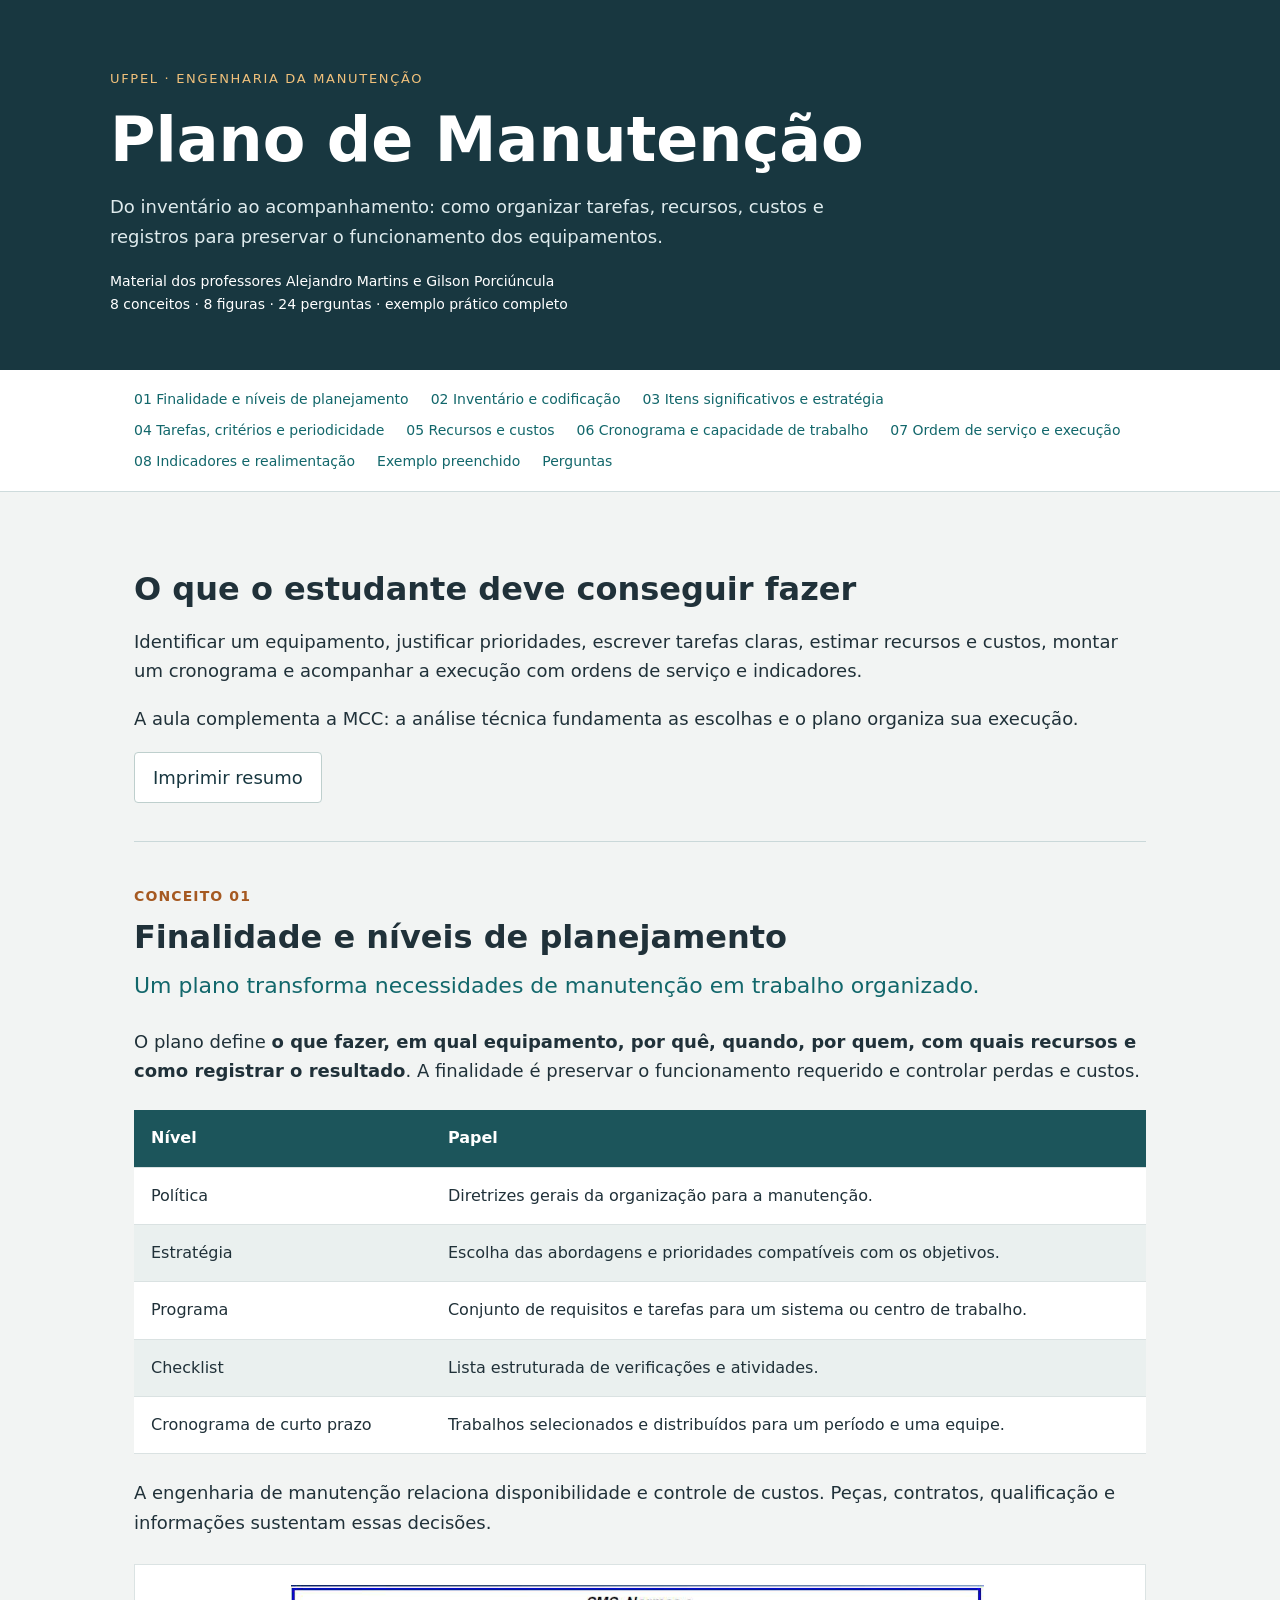
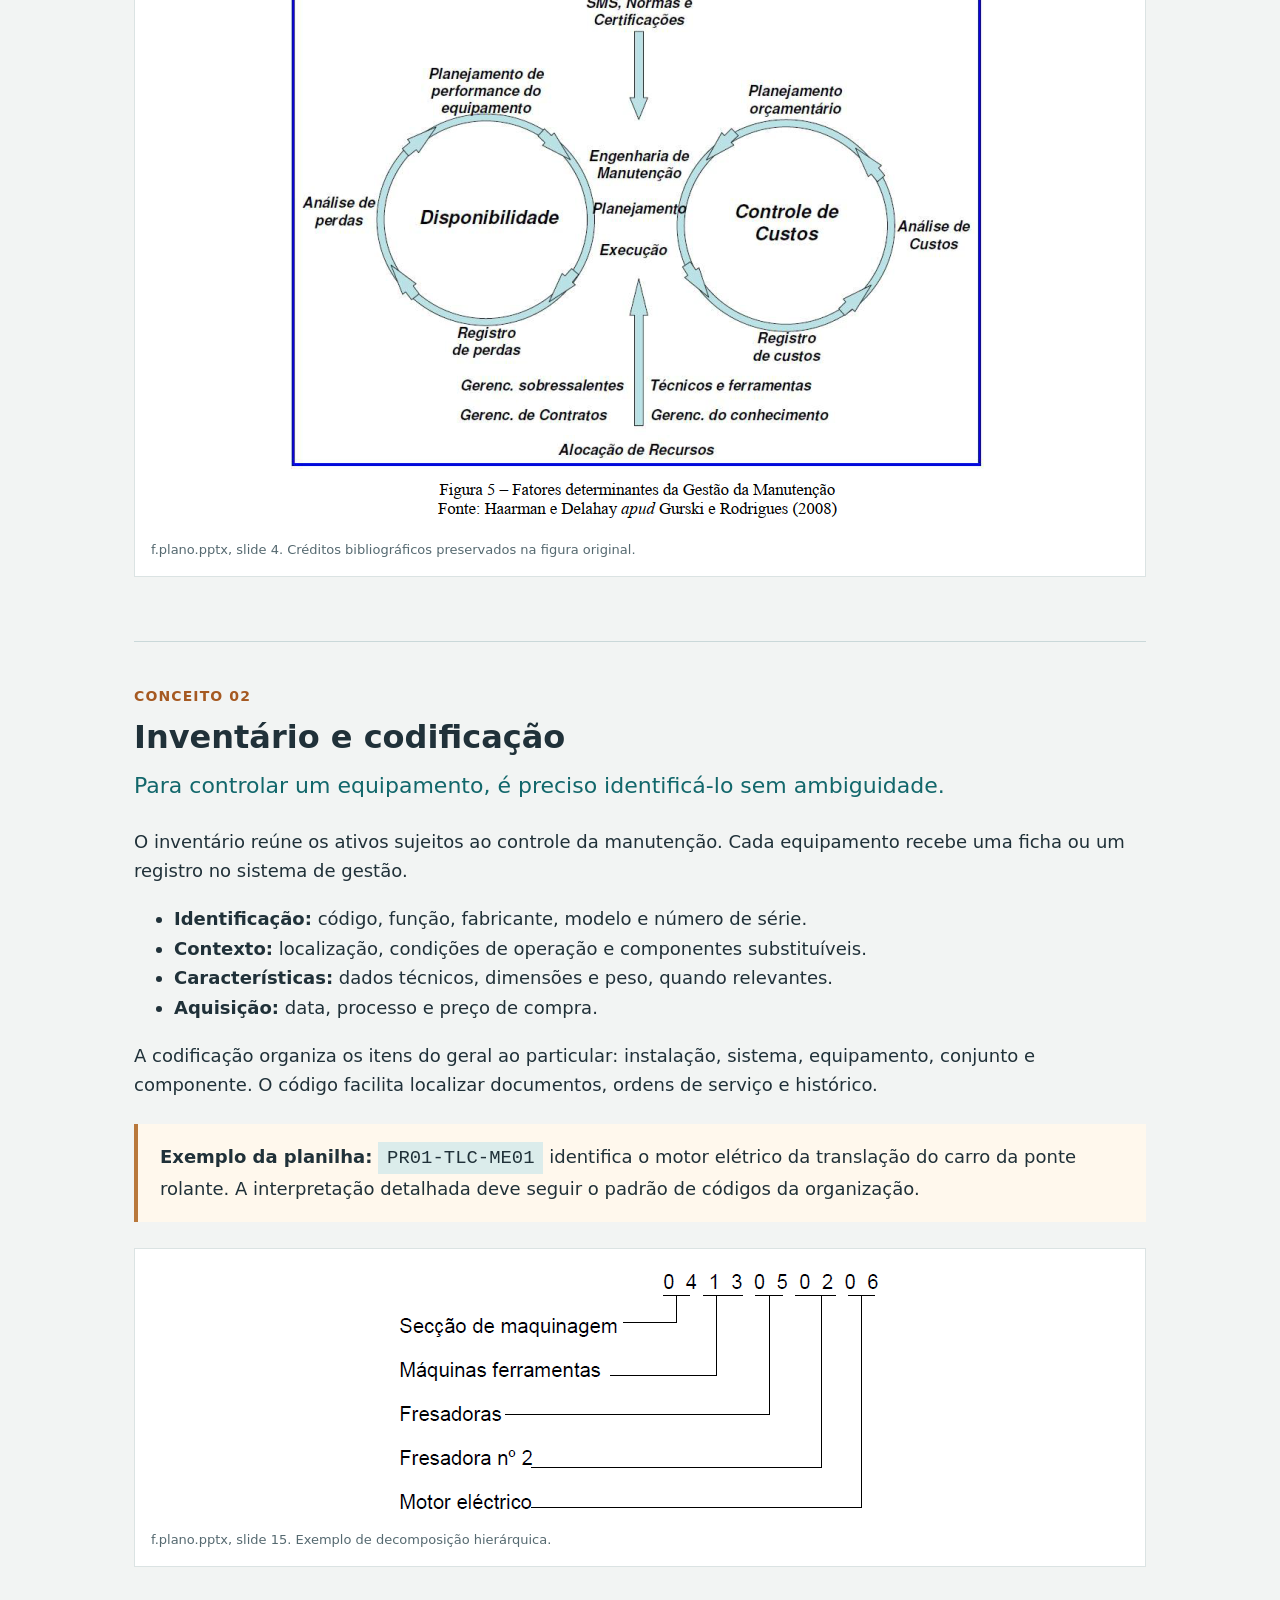
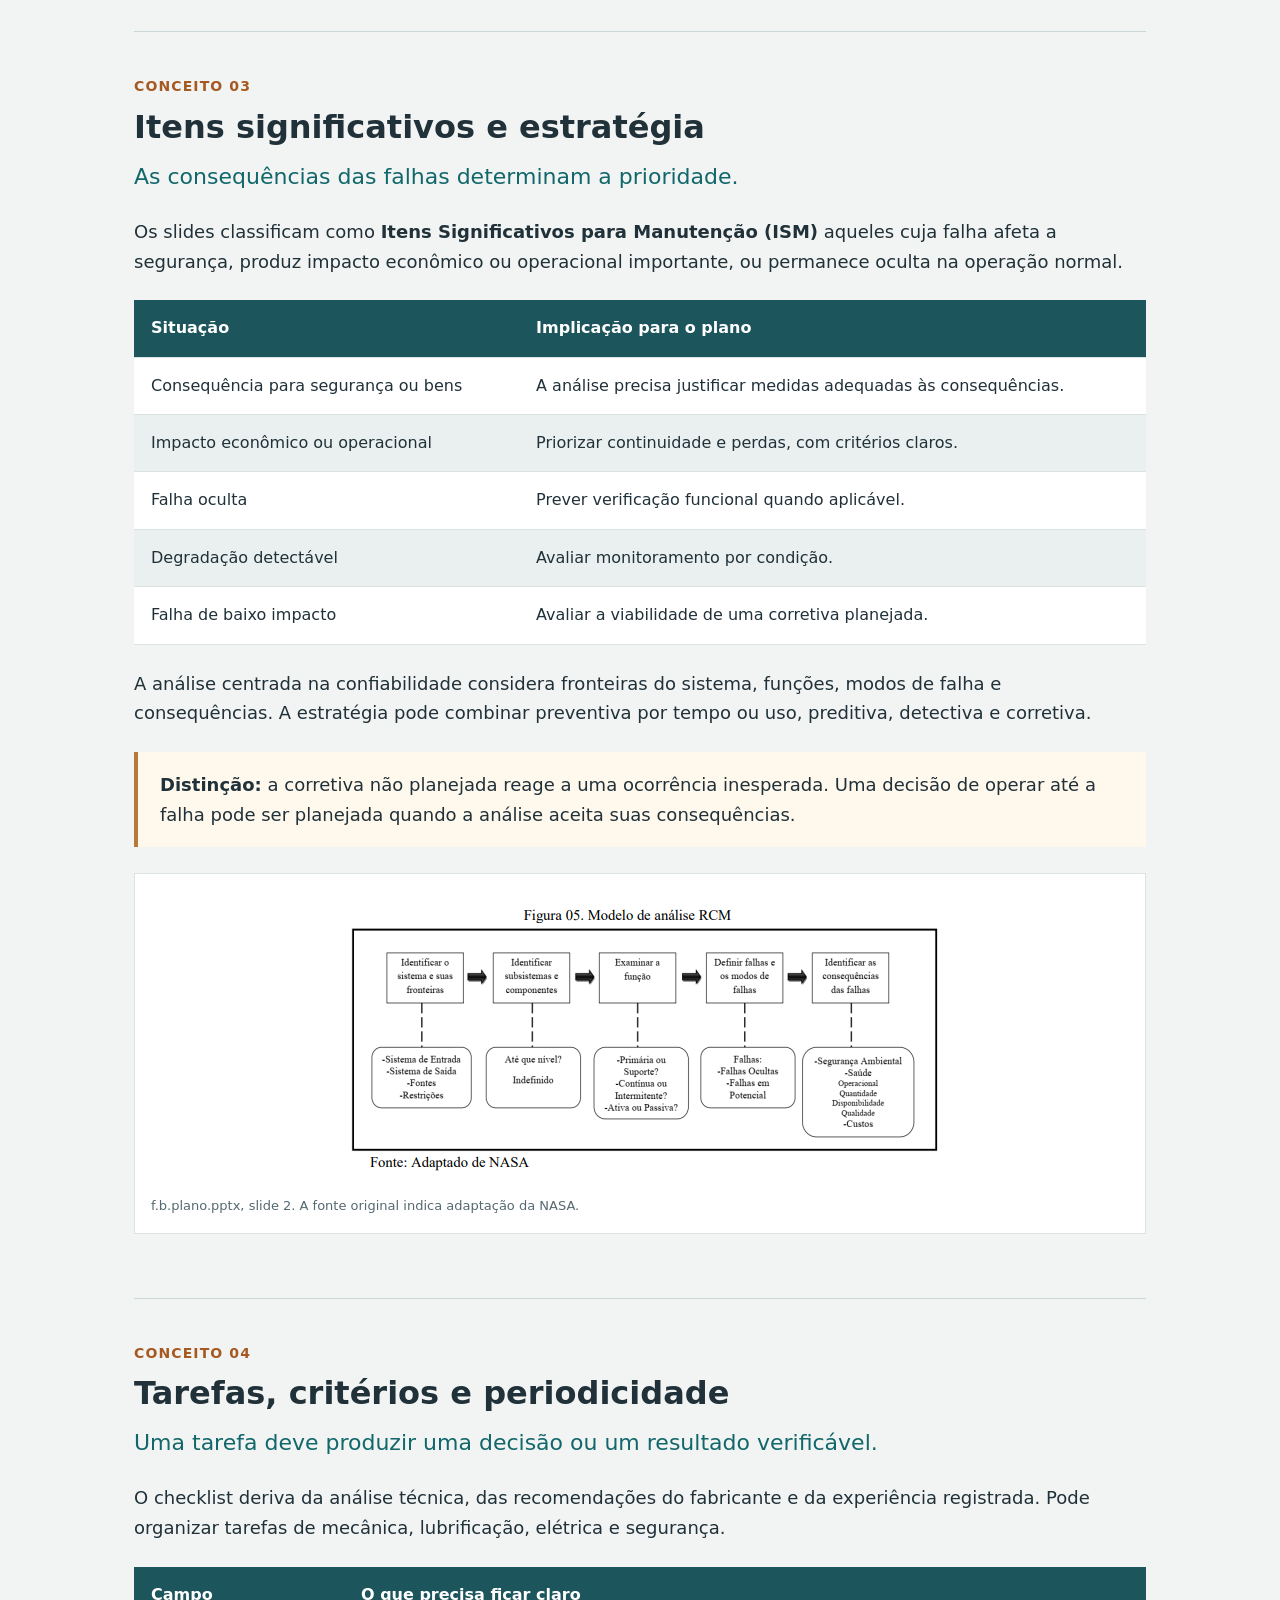
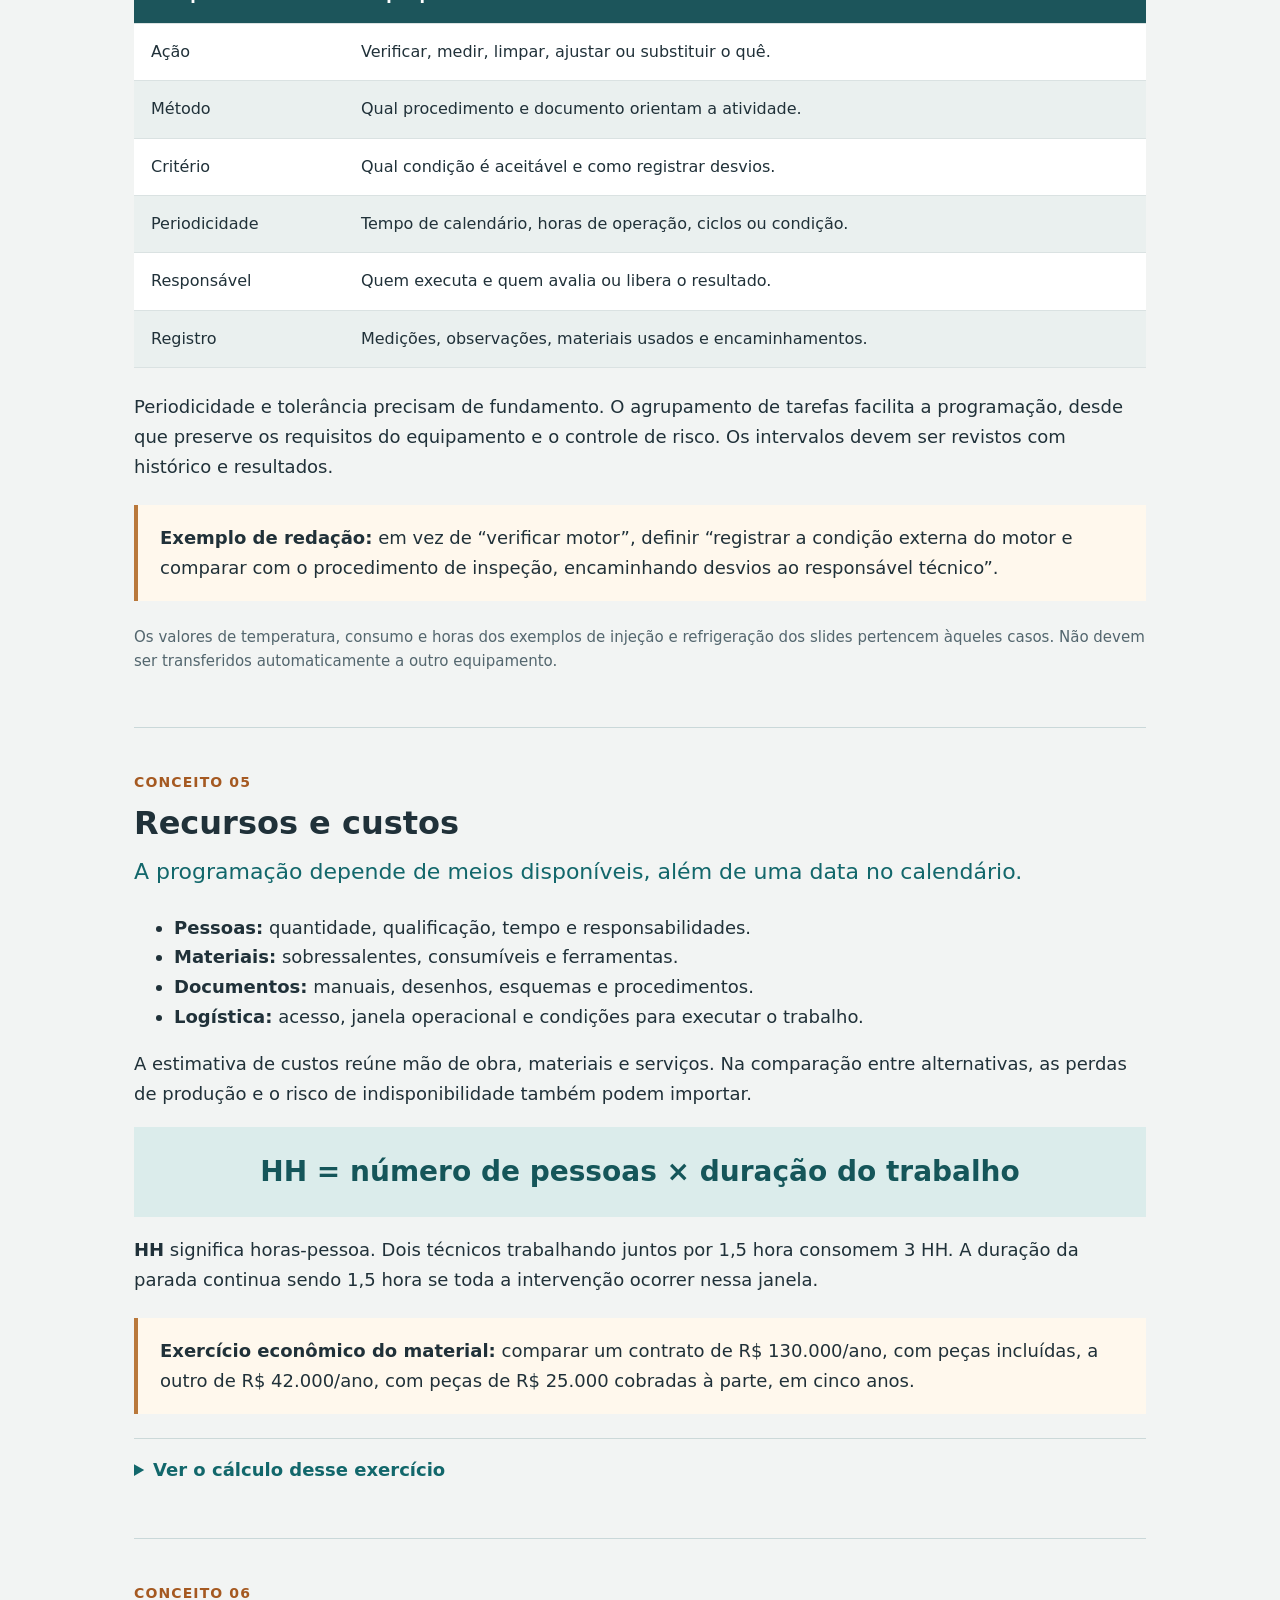
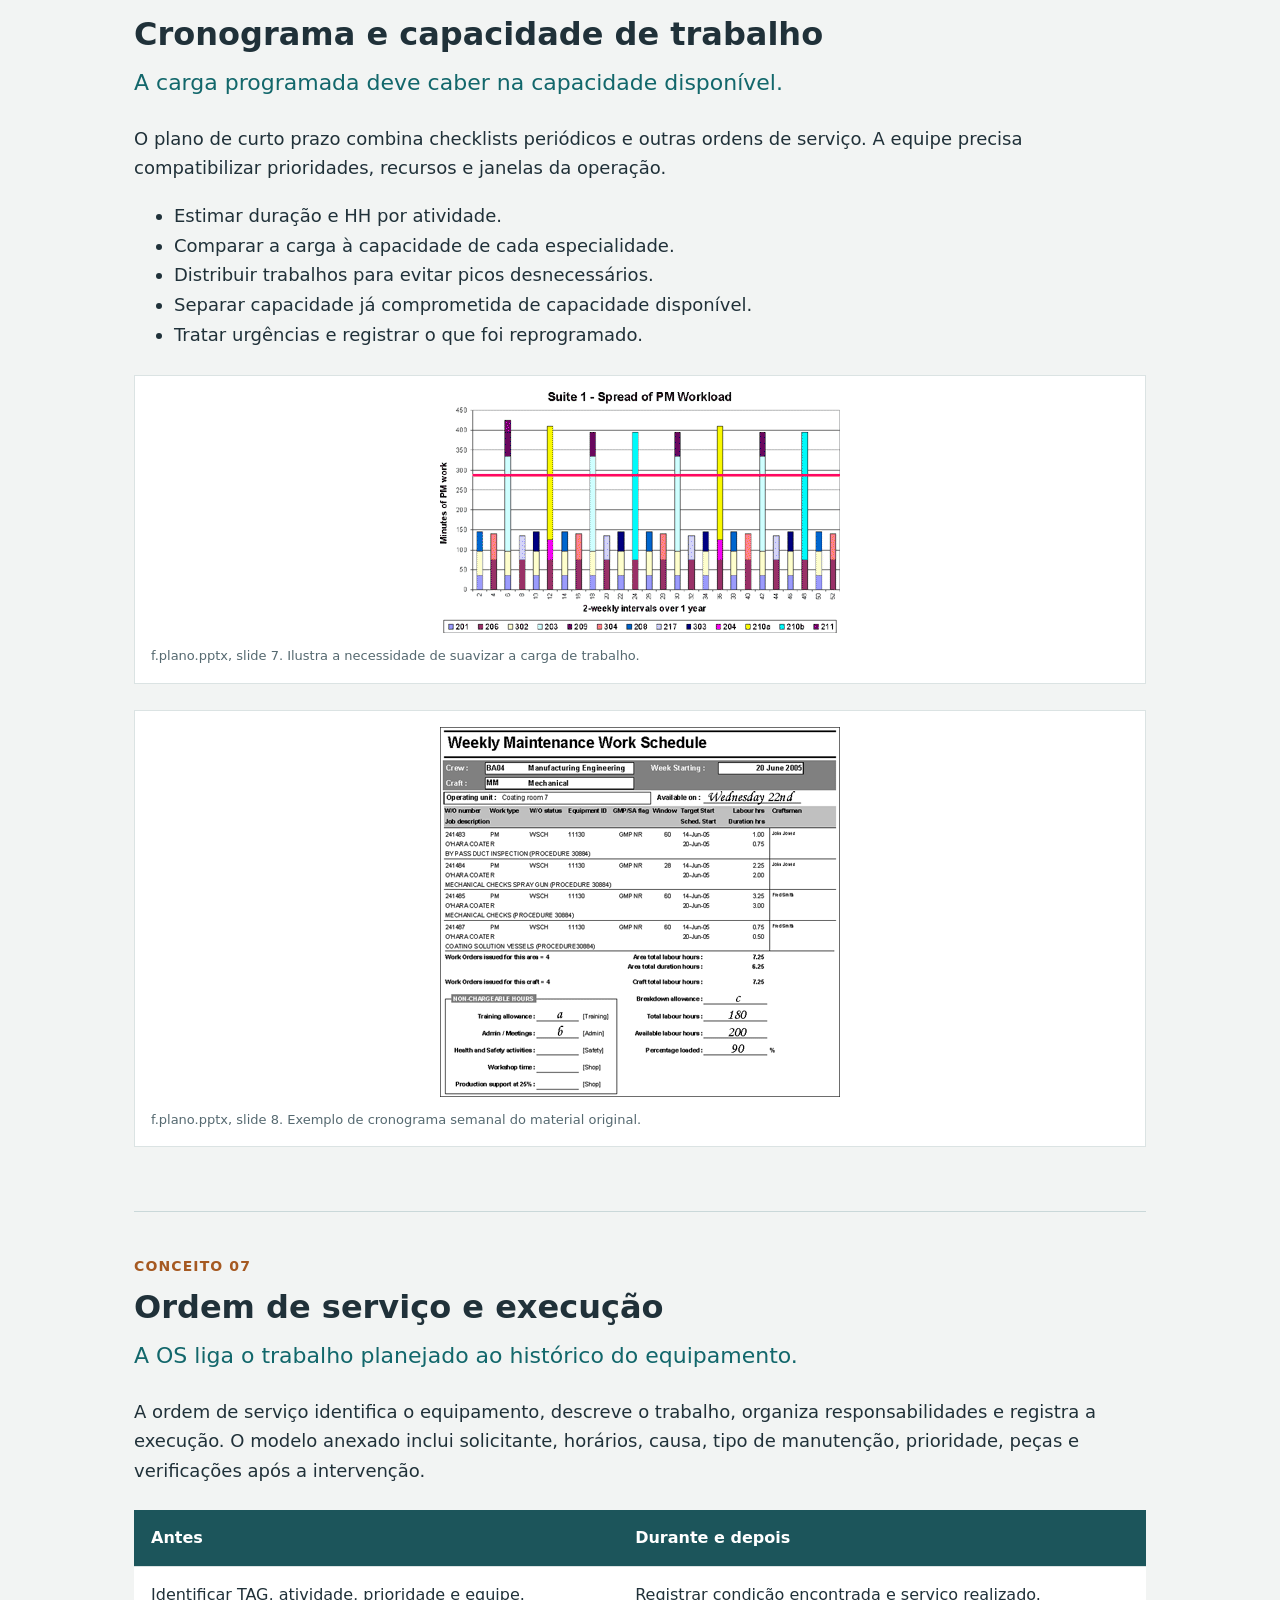
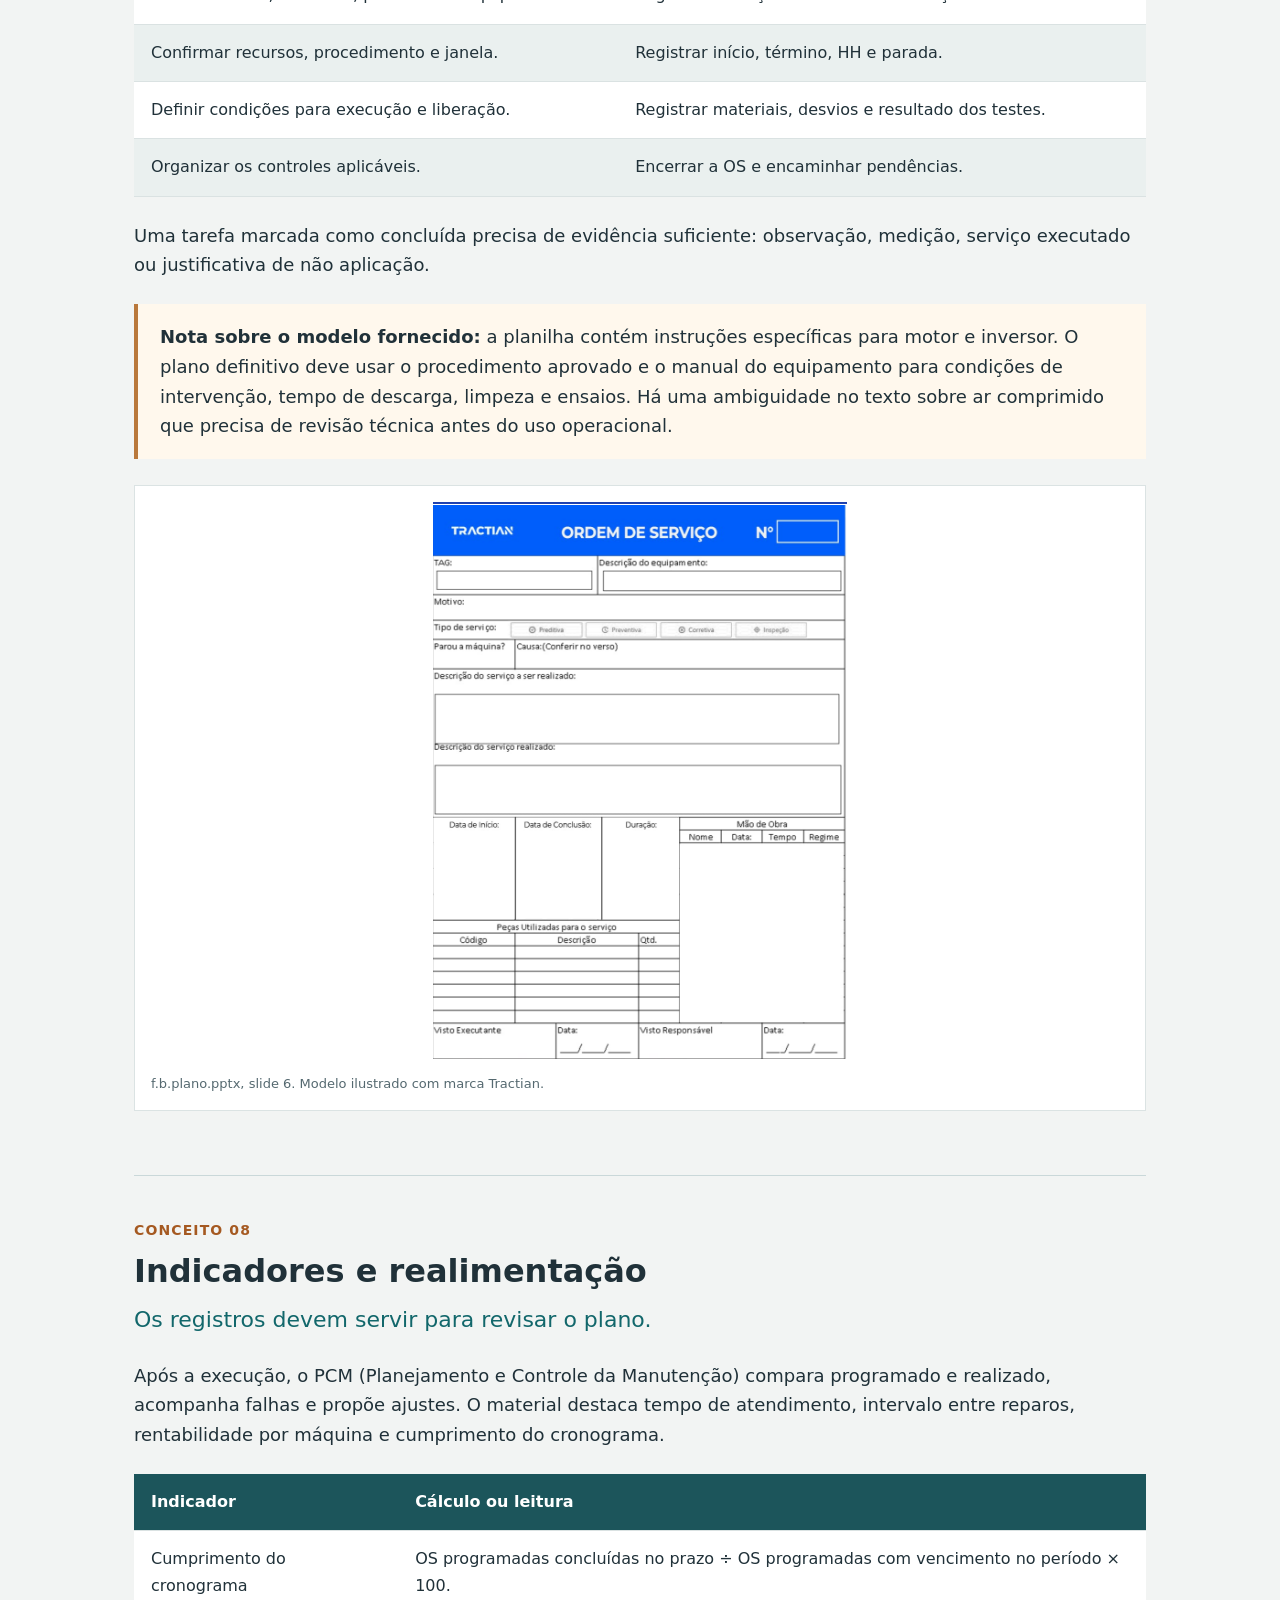
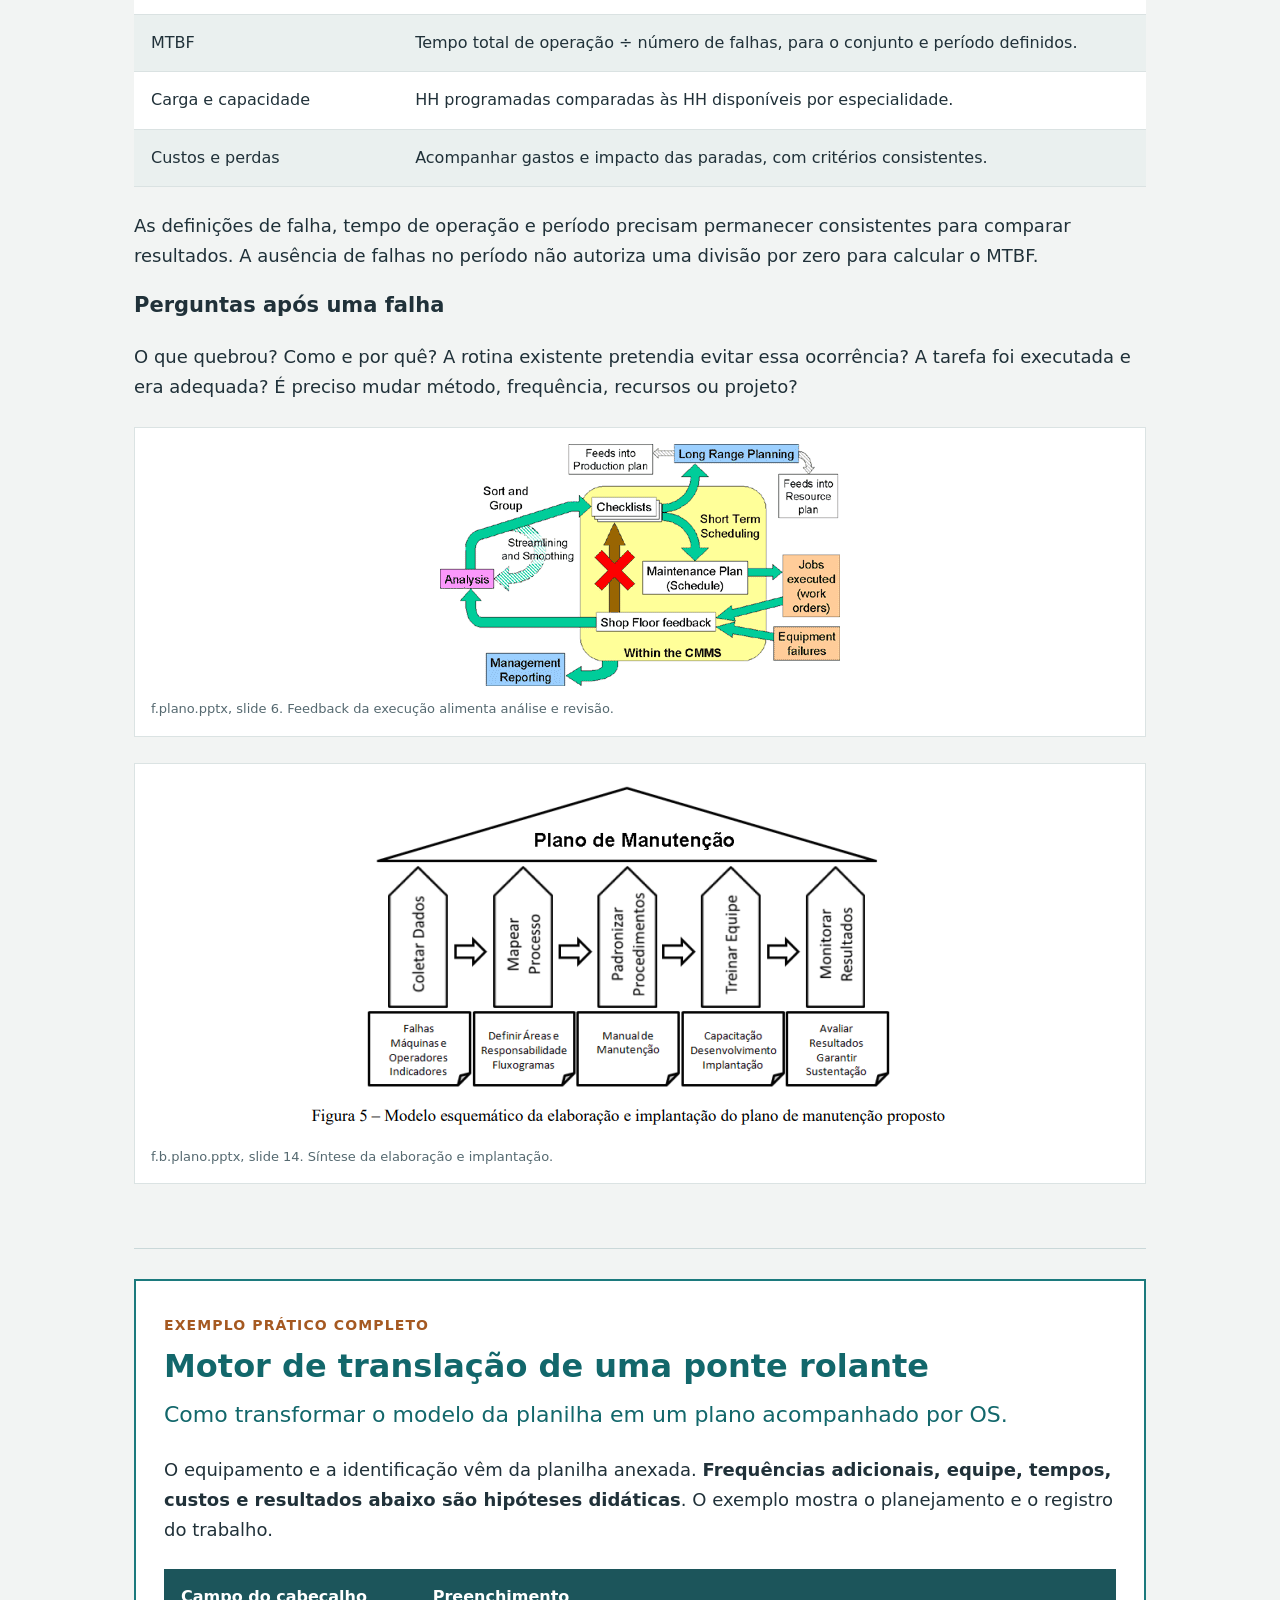
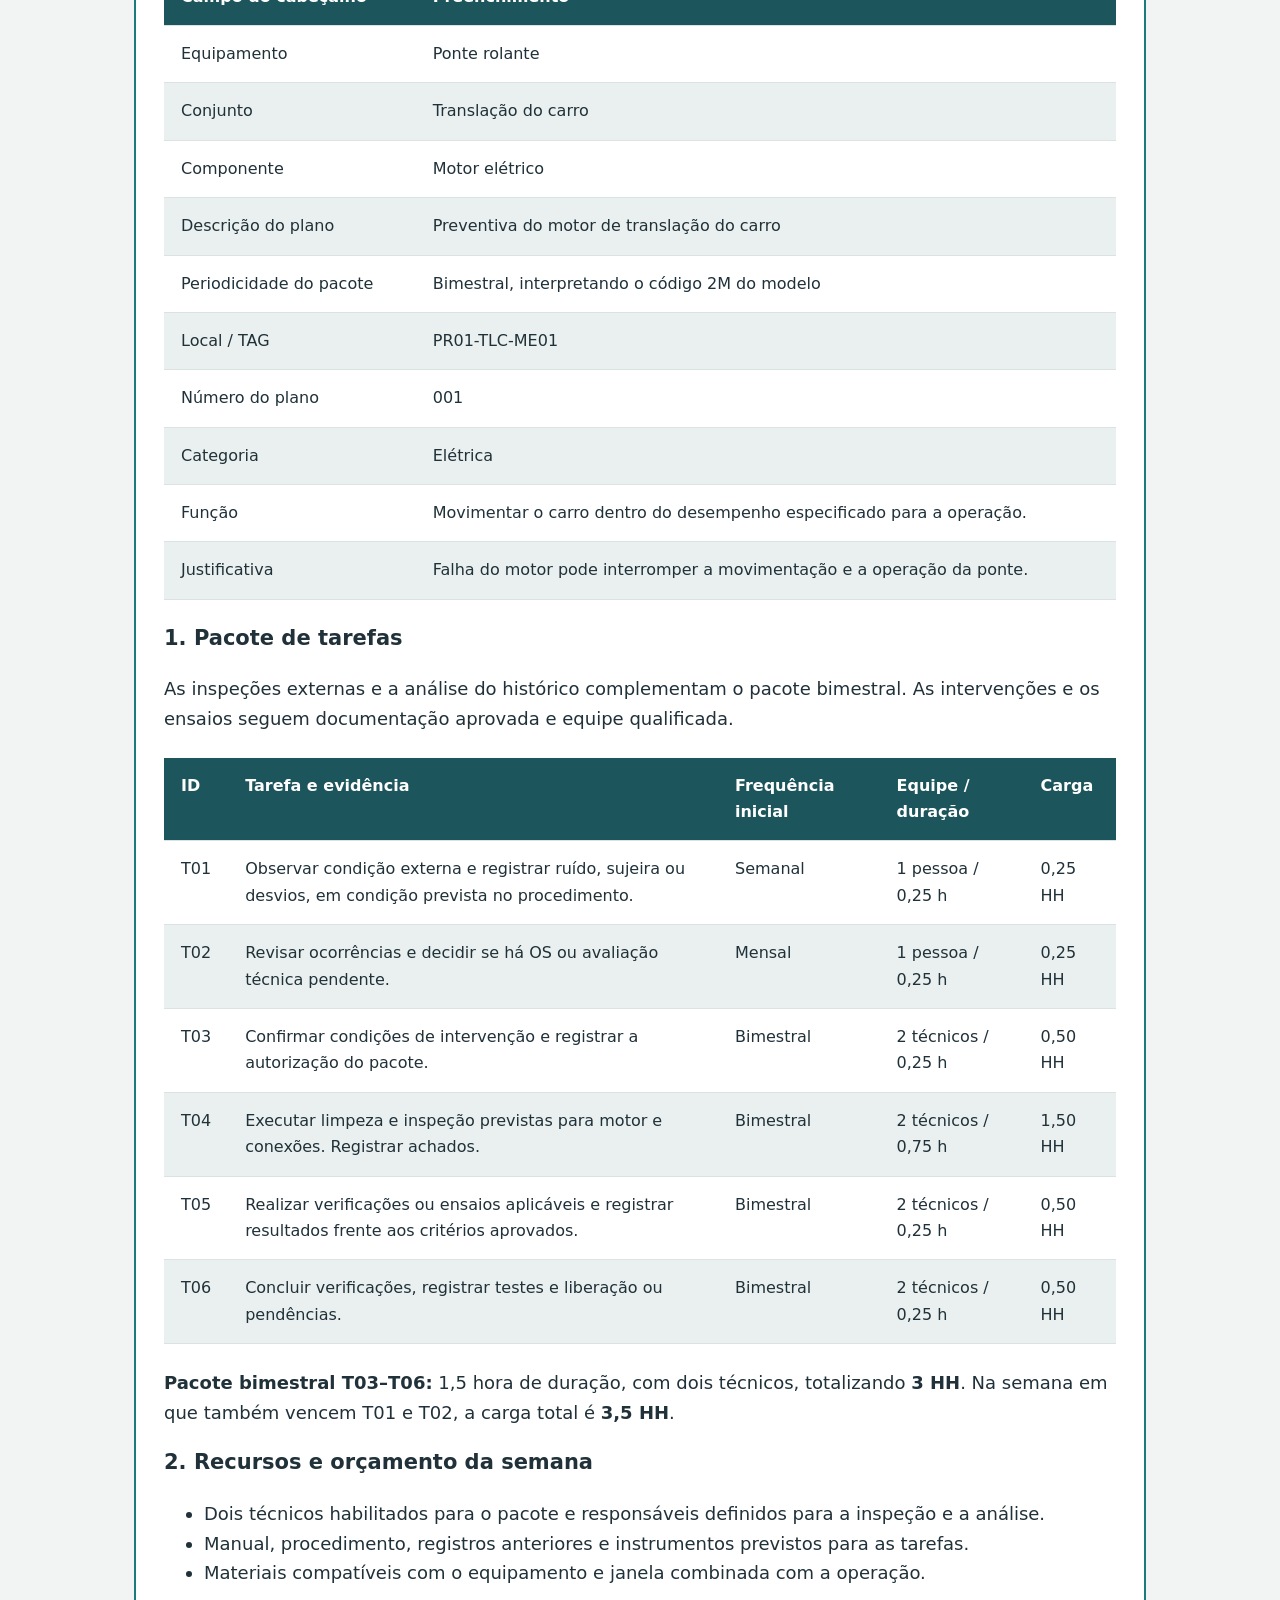
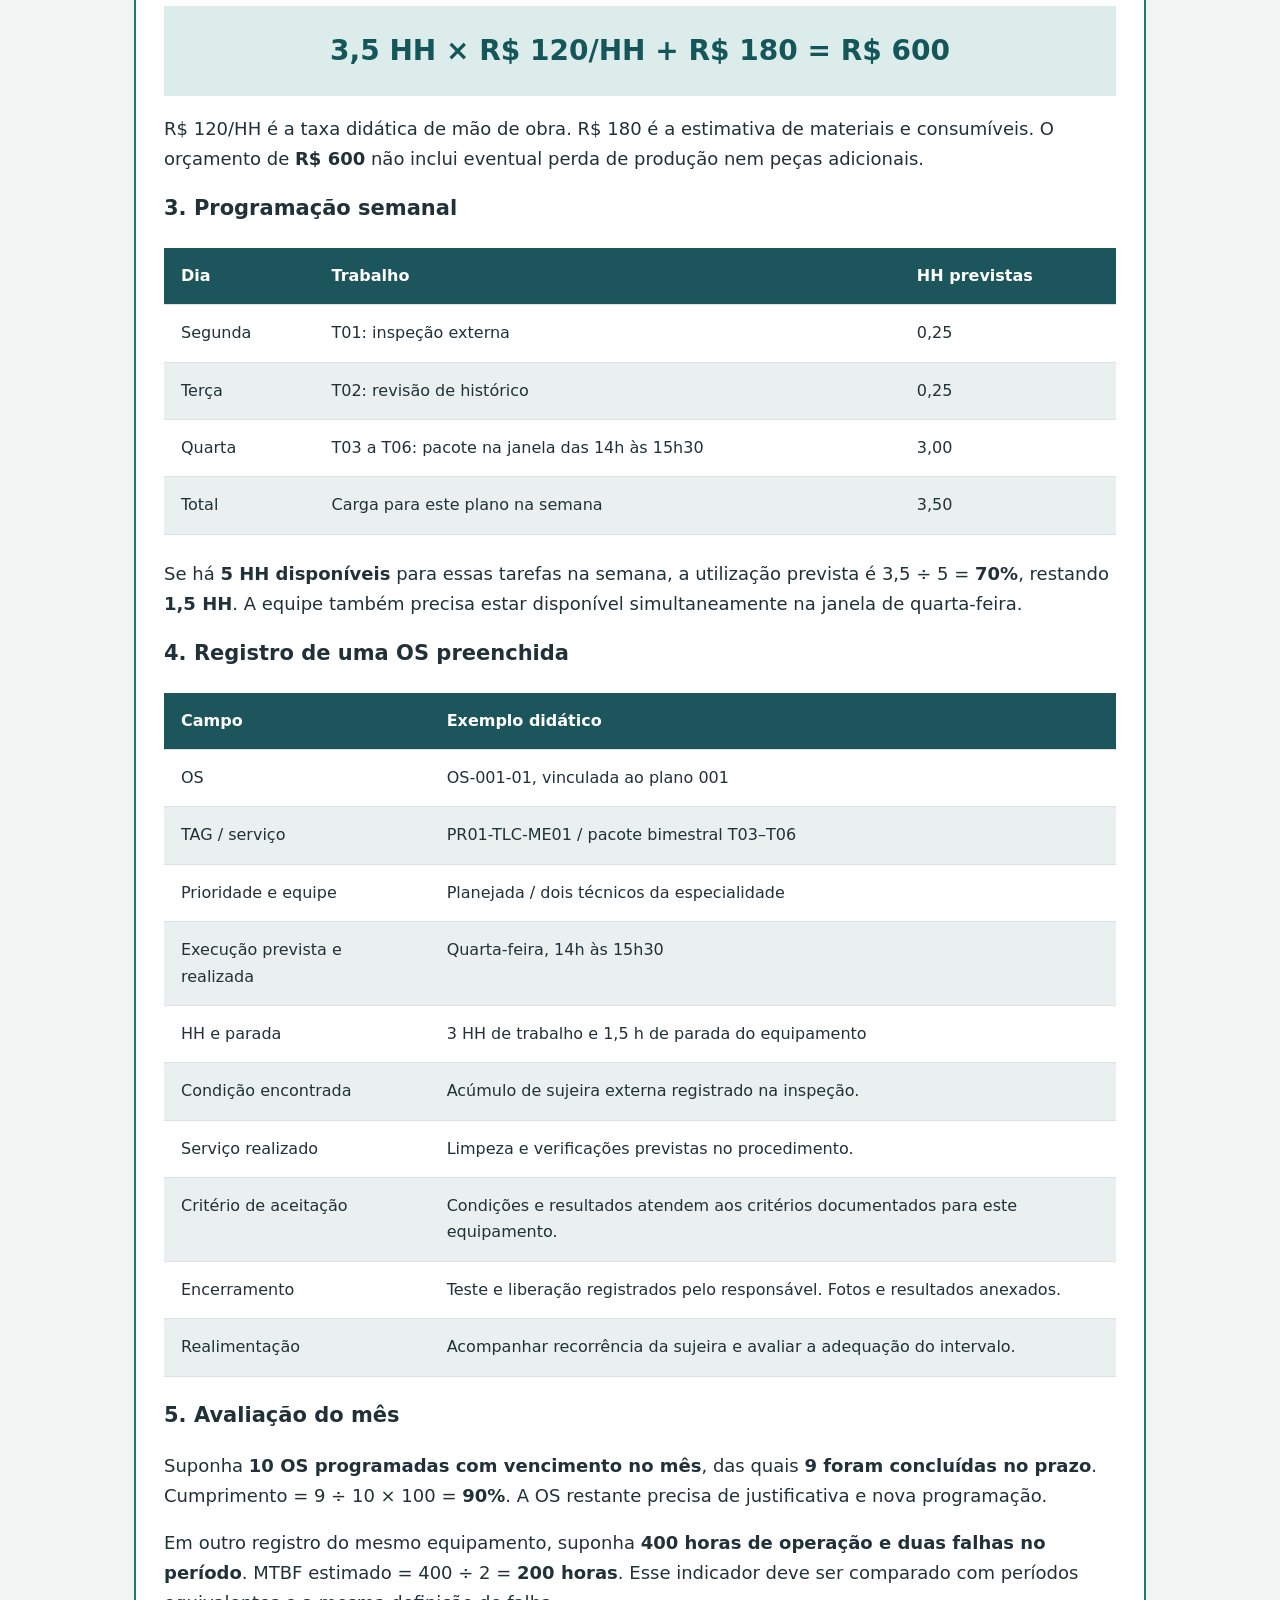
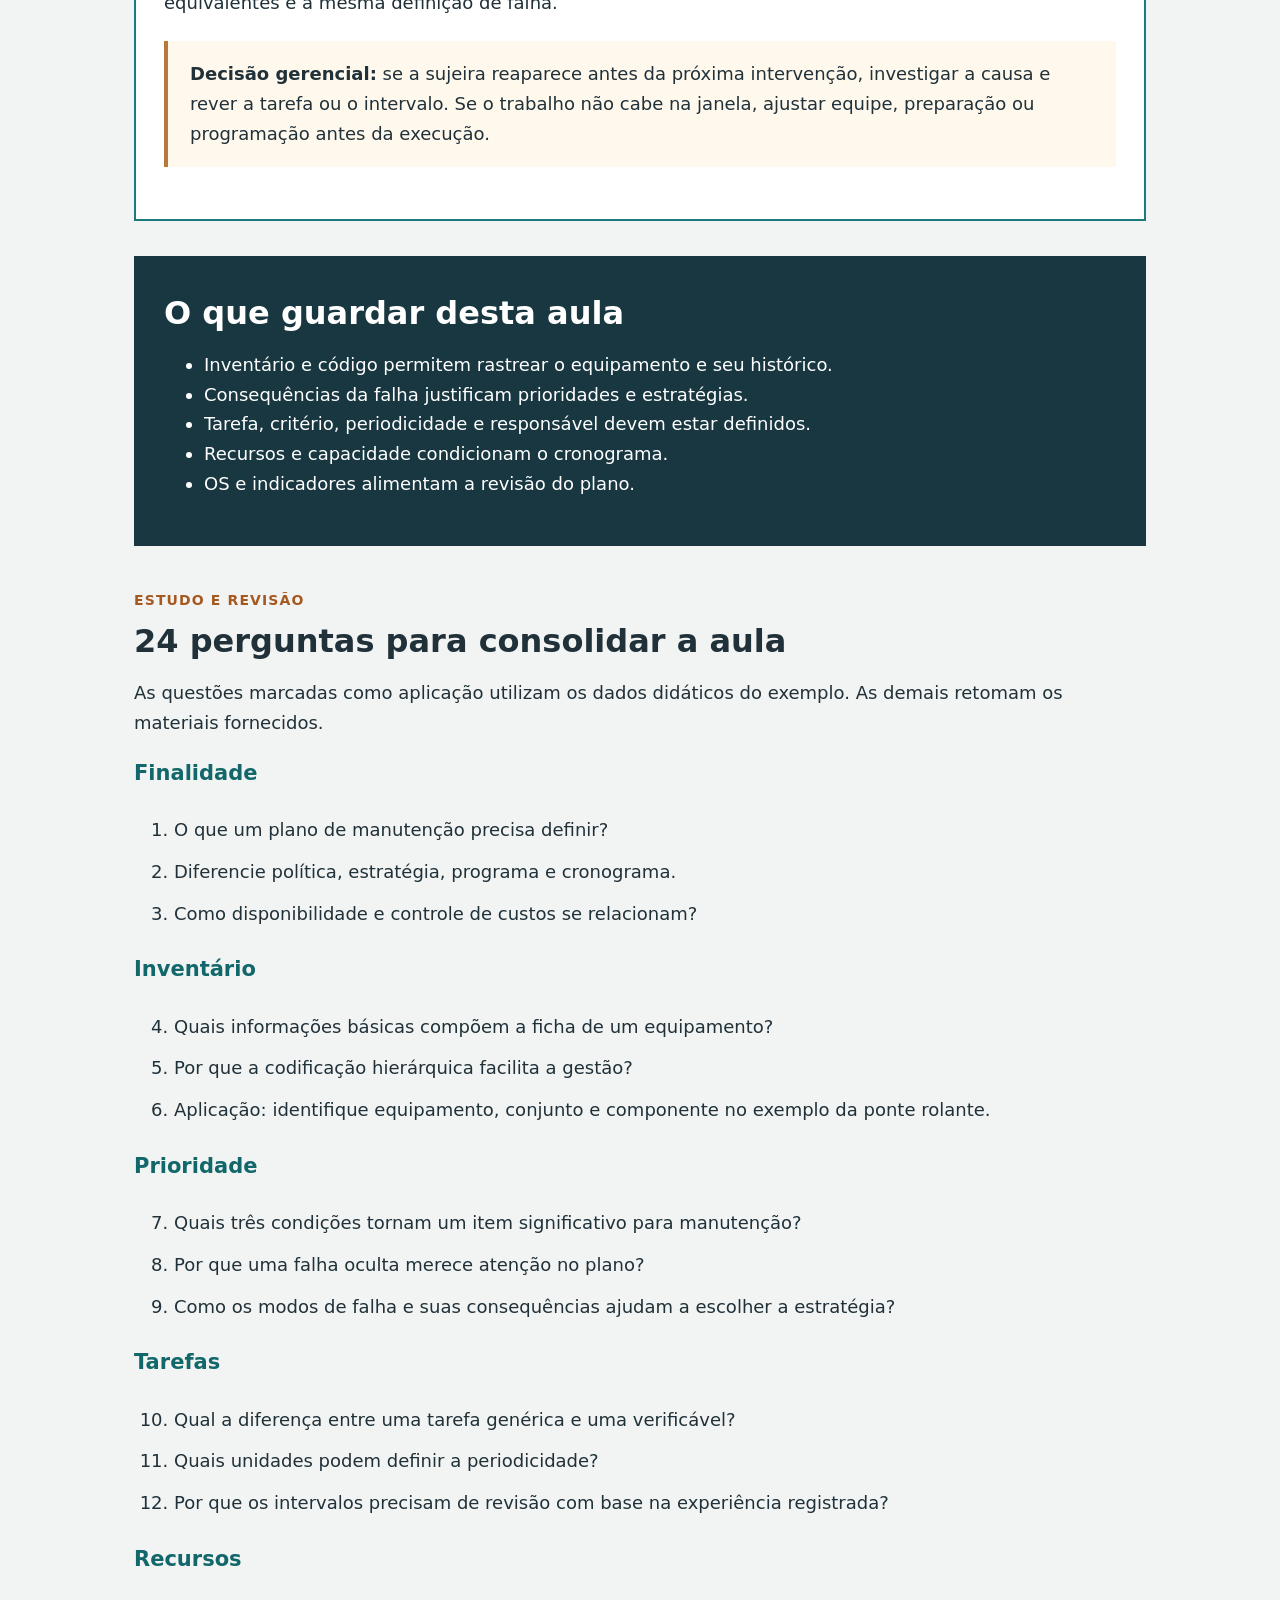
<file: plano/index.html>
<!doctype html><html lang="pt-BR"><head><meta charset="utf-8"><meta name="viewport" content="width=device-width,initial-scale=1"><title>Plano de Manutenção | Engenharia da Manutenção</title><meta name="description" content="Resumo didático de plano de manutenção com exemplo preenchido, recursos, cronograma, ordem de serviço e indicadores."><style>*{box-sizing:border-box}html{scroll-behavior:smooth}body{margin:0;background:#f2f4f3;color:#203139;font:18px/1.65 system-ui,-apple-system,Segoe UI,sans-serif}header{background:#183740;color:white;padding:68px max(6vw,24px) 54px}header .inner,main,nav .inner{max-width:1060px;margin:auto}.eyebrow{font-size:13px;letter-spacing:.13em;text-transform:uppercase;color:#f1c17b}h1{font-size:clamp(34px,5vw,62px);line-height:1.08;max-width:900px;margin:18px 0}header p{max-width:760px;color:#dfebed}.meta{font-size:14px}nav{background:white;border-bottom:1px solid #cedbdc}nav .inner{display:flex;flex-wrap:wrap;gap:8px 22px;padding:18px 24px}nav a{color:#12676b;font-size:14px;text-decoration:none}main{padding:32px 24px 60px}section{padding:38px 0;border-bottom:1px solid #cad8d9;scroll-margin-top:24px}h2{font-size:32px;line-height:1.2;margin:8px 0 12px}h3{font-size:21px;line-height:1.4}.number{font-weight:750;color:#a55921;font-size:14px;letter-spacing:.08em}.lead{font-size:22px;color:#12676b;margin-top:0}.tablewrap{overflow:auto;margin:24px 0}table{border-collapse:collapse;width:100%;background:white;font-size:16px}th{text-align:left;background:#1c555b;color:white}th,td{padding:15px 17px;border-bottom:1px solid #dae2e2;vertical-align:top}tbody tr:nth-child(even){background:#eaf0ef}aside{border-left:4px solid #b9783b;background:#fff8ed;padding:18px 22px;margin:24px 0}figure{margin:26px 0;background:white;padding:16px;border:1px solid #dbe3e3}figure img{display:block;width:auto;max-width:100%;max-height:560px;height:auto;margin:auto}figcaption{font-size:13px;color:#556970;margin-top:12px}.figpair,.triplet{display:grid;grid-template-columns:repeat(2,minmax(0,1fr));gap:20px}.triplet{grid-template-columns:repeat(3,minmax(0,1fr))}.triplet article{border-top:3px solid #1c7a7d;padding:0 10px}.formula{background:#dbeceb;color:#15565a;font-size:28px;text-align:center;padding:22px;font-weight:750}.note{font-size:15px;color:#53666e}.summary{background:#183740;color:white;padding:30px;border:0;margin-top:35px}.summary h2{color:white}.questions h3{color:#12676b}.questions li{padding:6px 0}footer{font-size:14px;background:#e3ebea;padding:28px 24px}footer p{max-width:1060px;margin:8px auto}.print{background:white;border:1px solid #becfcd;border-radius:4px;padding:10px 18px;font:inherit;color:#183740;cursor:pointer}@media(max-width:650px){body{font-size:17px}header{padding:40px 24px}.figpair,.triplet{grid-template-columns:1fr}h2{font-size:27px}main{padding:20px}th,td{padding:12px;min-width:135px}section{padding:28px 0}}@media print{body{background:white;font-size:11pt}header{padding:20px;background:white;color:#183740}header p,.eyebrow{color:#183740}h1{font-size:28pt}nav,.print{display:none}main{padding:0}section{padding:18px 0}h2{font-size:19pt}figure,aside,tr{break-inside:avoid}figure img{max-height:300px}.summary{background:white;color:#183740;border:1px solid #183740}.summary h2{color:#183740}footer{background:white}} .example{background:#fff;padding:28px;border:2px solid #1c7a7d;margin:30px 0}.example h2{color:#12676b}.checklist li{margin:8px 0}.tag{font-family:monospace;font-size:1.05em;background:#dbeceb;padding:5px 9px}details{border-top:1px solid #ccd9d9;padding:16px 0}summary{cursor:pointer;color:#12676b;font-weight:700}.wide img{max-height:700px} @media(max-width:650px){.example{padding:18px}}</style></head><body><header><div class="inner"><div class="eyebrow">UFPel · Engenharia da Manutenção</div><h1>Plano de Manutenção</h1><p>Do inventário ao acompanhamento: como organizar tarefas, recursos, custos e registros para preservar o funcionamento dos equipamentos.</p><div class="meta">Material dos professores Alejandro Martins e Gilson Porciúncula<br>8 conceitos · 8 figuras · 24 perguntas · exemplo prático completo</div></div></header><nav aria-label="Sumário"><div class="inner"><a href="#objetivo">01 Finalidade e níveis de planejamento</a><a href="#inventario">02 Inventário e codificação</a><a href="#prioridade">03 Itens significativos e estratégia</a><a href="#tarefas">04 Tarefas, critérios e periodicidade</a><a href="#recursos">05 Recursos e custos</a><a href="#programacao">06 Cronograma e capacidade de trabalho</a><a href="#execucao">07 Ordem de serviço e execução</a><a href="#controle">08 Indicadores e realimentação</a><a href="#exemplo">Exemplo preenchido</a><a href="#questoes">Perguntas</a></div></nav><main><section id="visao-geral"><h2>O que o estudante deve conseguir fazer</h2><p>Identificar um equipamento, justificar prioridades, escrever tarefas claras, estimar recursos e custos, montar um cronograma e acompanhar a execução com ordens de serviço e indicadores.</p><p>A aula complementa a MCC: a análise técnica fundamenta as escolhas e o plano organiza sua execução.</p><button class="print" onclick="window.print()">Imprimir resumo</button></section><section id="objetivo"><span class="number">CONCEITO 01</span><h2>Finalidade e níveis de planejamento</h2><p class="lead">Um plano transforma necessidades de manutenção em trabalho organizado.</p><p>O plano define <strong>o que fazer, em qual equipamento, por quê, quando, por quem, com quais recursos e como registrar o resultado</strong>. A finalidade é preservar o funcionamento requerido e controlar perdas e custos.</p><div class="tablewrap"><table><thead><tr><th>Nível</th><th>Papel</th></tr></thead><tbody><tr><td>Política</td><td>Diretrizes gerais da organização para a manutenção.</td></tr><tr><td>Estratégia</td><td>Escolha das abordagens e prioridades compatíveis com os objetivos.</td></tr><tr><td>Programa</td><td>Conjunto de requisitos e tarefas para um sistema ou centro de trabalho.</td></tr><tr><td>Checklist</td><td>Lista estruturada de verificações e atividades.</td></tr><tr><td>Cronograma de curto prazo</td><td>Trabalhos selecionados e distribuídos para um período e uma equipe.</td></tr></tbody></table></div><p>A engenharia de manutenção relaciona disponibilidade e controle de custos. Peças, contratos, qualificação e informações sustentam essas decisões.</p><figure><img src="IMG/gestao.png" alt="Relação entre disponibilidade, custos e engenharia de manutenção" loading="lazy"><figcaption>f.plano.pptx, slide 4. Créditos bibliográficos preservados na figura original.</figcaption></figure></section><section id="inventario"><span class="number">CONCEITO 02</span><h2>Inventário e codificação</h2><p class="lead">Para controlar um equipamento, é preciso identificá-lo sem ambiguidade.</p><p>O inventário reúne os ativos sujeitos ao controle da manutenção. Cada equipamento recebe uma ficha ou um registro no sistema de gestão.</p><ul><li><strong>Identificação:</strong> código, função, fabricante, modelo e número de série.</li><li><strong>Contexto:</strong> localização, condições de operação e componentes substituíveis.</li><li><strong>Características:</strong> dados técnicos, dimensões e peso, quando relevantes.</li><li><strong>Aquisição:</strong> data, processo e preço de compra.</li></ul><p>A codificação organiza os itens do geral ao particular: instalação, sistema, equipamento, conjunto e componente. O código facilita localizar documentos, ordens de serviço e histórico.</p><aside><strong>Exemplo da planilha:</strong> <span class="tag">PR01-TLC-ME01</span> identifica o motor elétrico da translação do carro da ponte rolante. A interpretação detalhada deve seguir o padrão de códigos da organização.</aside><figure><img src="IMG/codificacao.png" alt="Código hierárquico que identifica seção, máquina e motor" loading="lazy"><figcaption>f.plano.pptx, slide 15. Exemplo de decomposição hierárquica.</figcaption></figure></section><section id="prioridade"><span class="number">CONCEITO 03</span><h2>Itens significativos e estratégia</h2><p class="lead">As consequências das falhas determinam a prioridade.</p><p>Os slides classificam como <strong>Itens Significativos para Manutenção (ISM)</strong> aqueles cuja falha afeta a segurança, produz impacto econômico ou operacional importante, ou permanece oculta na operação normal.</p><div class="tablewrap"><table><thead><tr><th>Situação</th><th>Implicação para o plano</th></tr></thead><tbody><tr><td>Consequência para segurança ou bens</td><td>A análise precisa justificar medidas adequadas às consequências.</td></tr><tr><td>Impacto econômico ou operacional</td><td>Priorizar continuidade e perdas, com critérios claros.</td></tr><tr><td>Falha oculta</td><td>Prever verificação funcional quando aplicável.</td></tr><tr><td>Degradação detectável</td><td>Avaliar monitoramento por condição.</td></tr><tr><td>Falha de baixo impacto</td><td>Avaliar a viabilidade de uma corretiva planejada.</td></tr></tbody></table></div><p>A análise centrada na confiabilidade considera fronteiras do sistema, funções, modos de falha e consequências. A estratégia pode combinar preventiva por tempo ou uso, preditiva, detectiva e corretiva.</p><aside><strong>Distinção:</strong> a corretiva não planejada reage a uma ocorrência inesperada. Uma decisão de operar até a falha pode ser planejada quando a análise aceita suas consequências.</aside><figure><img src="IMG/analise_rcm.png" alt="Etapas da análise centrada em confiabilidade" loading="lazy"><figcaption>f.b.plano.pptx, slide 2. A fonte original indica adaptação da NASA.</figcaption></figure></section><section id="tarefas"><span class="number">CONCEITO 04</span><h2>Tarefas, critérios e periodicidade</h2><p class="lead">Uma tarefa deve produzir uma decisão ou um resultado verificável.</p><p>O checklist deriva da análise técnica, das recomendações do fabricante e da experiência registrada. Pode organizar tarefas de mecânica, lubrificação, elétrica e segurança.</p><div class="tablewrap"><table><thead><tr><th>Campo</th><th>O que precisa ficar claro</th></tr></thead><tbody><tr><td>Ação</td><td>Verificar, medir, limpar, ajustar ou substituir o quê.</td></tr><tr><td>Método</td><td>Qual procedimento e documento orientam a atividade.</td></tr><tr><td>Critério</td><td>Qual condição é aceitável e como registrar desvios.</td></tr><tr><td>Periodicidade</td><td>Tempo de calendário, horas de operação, ciclos ou condição.</td></tr><tr><td>Responsável</td><td>Quem executa e quem avalia ou libera o resultado.</td></tr><tr><td>Registro</td><td>Medições, observações, materiais usados e encaminhamentos.</td></tr></tbody></table></div><p>Periodicidade e tolerância precisam de fundamento. O agrupamento de tarefas facilita a programação, desde que preserve os requisitos do equipamento e o controle de risco. Os intervalos devem ser revistos com histórico e resultados.</p><aside><strong>Exemplo de redação:</strong> em vez de “verificar motor”, definir “registrar a condição externa do motor e comparar com o procedimento de inspeção, encaminhando desvios ao responsável técnico”.</aside><p class="note">Os valores de temperatura, consumo e horas dos exemplos de injeção e refrigeração dos slides pertencem àqueles casos. Não devem ser transferidos automaticamente a outro equipamento.</p></section><section id="recursos"><span class="number">CONCEITO 05</span><h2>Recursos e custos</h2><p class="lead">A programação depende de meios disponíveis, além de uma data no calendário.</p><ul><li><strong>Pessoas:</strong> quantidade, qualificação, tempo e responsabilidades.</li><li><strong>Materiais:</strong> sobressalentes, consumíveis e ferramentas.</li><li><strong>Documentos:</strong> manuais, desenhos, esquemas e procedimentos.</li><li><strong>Logística:</strong> acesso, janela operacional e condições para executar o trabalho.</li></ul><p>A estimativa de custos reúne mão de obra, materiais e serviços. Na comparação entre alternativas, as perdas de produção e o risco de indisponibilidade também podem importar.</p><div class="formula">HH = número de pessoas × duração do trabalho</div><p><strong>HH</strong> significa horas-pessoa. Dois técnicos trabalhando juntos por 1,5 hora consomem 3 HH. A duração da parada continua sendo 1,5 hora se toda a intervenção ocorrer nessa janela.</p><aside><strong>Exercício econômico do material:</strong> comparar um contrato de R$ 130.000/ano, com peças incluídas, a outro de R$ 42.000/ano, com peças de R$ 25.000 cobradas à parte, em cinco anos.</aside><details><summary>Ver o cálculo desse exercício</summary><p>Contrato atual: 5 × 130.000 = <strong>R$ 650.000</strong>. Alternativo: 5 × 42.000 + 25.000 × n = <strong>R$ 210.000 + R$ 25.000 × n</strong>.</p><p>Para o alternativo custar menos: n &lt; (650.000 − 210.000)/25.000 = <strong>17,6</strong>. Portanto, até <strong>17 peças</strong> ao longo dos cinco anos. Com 17 peças, o custo é R$ 635.000 e a economia é R$ 15.000. Com 18, sobe para R$ 660.000.</p><p class="note">Hipóteses do exercício: preços constantes e somente os custos informados. Não se consideram desconto financeiro, inflação ou alteração tecnológica.</p></details></section><section id="programacao"><span class="number">CONCEITO 06</span><h2>Cronograma e capacidade de trabalho</h2><p class="lead">A carga programada deve caber na capacidade disponível.</p><p>O plano de curto prazo combina checklists periódicos e outras ordens de serviço. A equipe precisa compatibilizar prioridades, recursos e janelas da operação.</p><ul><li>Estimar duração e HH por atividade.</li><li>Comparar a carga à capacidade de cada especialidade.</li><li>Distribuir trabalhos para evitar picos desnecessários.</li><li>Separar capacidade já comprometida de capacidade disponível.</li><li>Tratar urgências e registrar o que foi reprogramado.</li></ul><figure><img src="IMG/carga_trabalho.png" alt="Gráfico de concentração de carga de manutenção em certos períodos" loading="lazy"><figcaption>f.plano.pptx, slide 7. Ilustra a necessidade de suavizar a carga de trabalho.</figcaption></figure><figure><img src="IMG/cronograma.png" alt="Exemplo de programação semanal com ordens de serviço e horas" loading="lazy"><figcaption>f.plano.pptx, slide 8. Exemplo de cronograma semanal do material original.</figcaption></figure></section><section id="execucao"><span class="number">CONCEITO 07</span><h2>Ordem de serviço e execução</h2><p class="lead">A OS liga o trabalho planejado ao histórico do equipamento.</p><p>A ordem de serviço identifica o equipamento, descreve o trabalho, organiza responsabilidades e registra a execução. O modelo anexado inclui solicitante, horários, causa, tipo de manutenção, prioridade, peças e verificações após a intervenção.</p><div class="tablewrap"><table><thead><tr><th>Antes</th><th>Durante e depois</th></tr></thead><tbody><tr><td>Identificar TAG, atividade, prioridade e equipe.</td><td>Registrar condição encontrada e serviço realizado.</td></tr><tr><td>Confirmar recursos, procedimento e janela.</td><td>Registrar início, término, HH e parada.</td></tr><tr><td>Definir condições para execução e liberação.</td><td>Registrar materiais, desvios e resultado dos testes.</td></tr><tr><td>Organizar os controles aplicáveis.</td><td>Encerrar a OS e encaminhar pendências.</td></tr></tbody></table></div><p>Uma tarefa marcada como concluída precisa de evidência suficiente: observação, medição, serviço executado ou justificativa de não aplicação.</p><aside><strong>Nota sobre o modelo fornecido:</strong> a planilha contém instruções específicas para motor e inversor. O plano definitivo deve usar o procedimento aprovado e o manual do equipamento para condições de intervenção, tempo de descarga, limpeza e ensaios. Há uma ambiguidade no texto sobre ar comprimido que precisa de revisão técnica antes do uso operacional.</aside><figure><img src="IMG/ordem_servico.png" alt="Modelo de ordem de serviço com identificação, atividade, equipe e peças" loading="lazy"><figcaption>f.b.plano.pptx, slide 6. Modelo ilustrado com marca Tractian.</figcaption></figure></section><section id="controle"><span class="number">CONCEITO 08</span><h2>Indicadores e realimentação</h2><p class="lead">Os registros devem servir para revisar o plano.</p><p>Após a execução, o PCM (Planejamento e Controle da Manutenção) compara programado e realizado, acompanha falhas e propõe ajustes. O material destaca tempo de atendimento, intervalo entre reparos, rentabilidade por máquina e cumprimento do cronograma.</p><div class="tablewrap"><table><thead><tr><th>Indicador</th><th>Cálculo ou leitura</th></tr></thead><tbody><tr><td>Cumprimento do cronograma</td><td>OS programadas concluídas no prazo ÷ OS programadas com vencimento no período × 100.</td></tr><tr><td>MTBF</td><td>Tempo total de operação ÷ número de falhas, para o conjunto e período definidos.</td></tr><tr><td>Carga e capacidade</td><td>HH programadas comparadas às HH disponíveis por especialidade.</td></tr><tr><td>Custos e perdas</td><td>Acompanhar gastos e impacto das paradas, com critérios consistentes.</td></tr></tbody></table></div><p>As definições de falha, tempo de operação e período precisam permanecer consistentes para comparar resultados. A ausência de falhas no período não autoriza uma divisão por zero para calcular o MTBF.</p><h3>Perguntas após uma falha</h3><p>O que quebrou? Como e por quê? A rotina existente pretendia evitar essa ocorrência? A tarefa foi executada e era adequada? É preciso mudar método, frequência, recursos ou projeto?</p><figure><img src="IMG/ciclo_informacao.png" alt="Ciclo que liga análise, checklists, programação, execução e retorno do campo" loading="lazy"><figcaption>f.plano.pptx, slide 6. Feedback da execução alimenta análise e revisão.</figcaption></figure><figure><img src="IMG/implantacao.png" alt="Coleta de dados, mapeamento, padronização, capacitação e monitoramento" loading="lazy"><figcaption>f.b.plano.pptx, slide 14. Síntese da elaboração e implantação.</figcaption></figure></section><section id="exemplo" class="example"><span class="number">EXEMPLO PRÁTICO COMPLETO</span><h2>Motor de translação de uma ponte rolante</h2><p class="lead">Como transformar o modelo da planilha em um plano acompanhado por OS.</p><p>O equipamento e a identificação vêm da planilha anexada. <strong>Frequências adicionais, equipe, tempos, custos e resultados abaixo são hipóteses didáticas</strong>. O exemplo mostra o planejamento e o registro do trabalho.</p><div class="tablewrap"><table><thead><tr><th>Campo do cabeçalho</th><th>Preenchimento</th></tr></thead><tbody><tr><td>Equipamento</td><td>Ponte rolante</td></tr><tr><td>Conjunto</td><td>Translação do carro</td></tr><tr><td>Componente</td><td>Motor elétrico</td></tr><tr><td>Descrição do plano</td><td>Preventiva do motor de translação do carro</td></tr><tr><td>Periodicidade do pacote</td><td>Bimestral, interpretando o código 2M do modelo</td></tr><tr><td>Local / TAG</td><td>PR01-TLC-ME01</td></tr><tr><td>Número do plano</td><td>001</td></tr><tr><td>Categoria</td><td>Elétrica</td></tr><tr><td>Função</td><td>Movimentar o carro dentro do desempenho especificado para a operação.</td></tr><tr><td>Justificativa</td><td>Falha do motor pode interromper a movimentação e a operação da ponte.</td></tr></tbody></table></div><h3>1. Pacote de tarefas</h3><p>As inspeções externas e a análise do histórico complementam o pacote bimestral. As intervenções e os ensaios seguem documentação aprovada e equipe qualificada.</p><div class="tablewrap"><table><thead><tr><th>ID</th><th>Tarefa e evidência</th><th>Frequência inicial</th><th>Equipe / duração</th><th>Carga</th></tr></thead><tbody><tr><td>T01</td><td>Observar condição externa e registrar ruído, sujeira ou desvios, em condição prevista no procedimento.</td><td>Semanal</td><td>1 pessoa / 0,25 h</td><td>0,25 HH</td></tr><tr><td>T02</td><td>Revisar ocorrências e decidir se há OS ou avaliação técnica pendente.</td><td>Mensal</td><td>1 pessoa / 0,25 h</td><td>0,25 HH</td></tr><tr><td>T03</td><td>Confirmar condições de intervenção e registrar a autorização do pacote.</td><td>Bimestral</td><td>2 técnicos / 0,25 h</td><td>0,50 HH</td></tr><tr><td>T04</td><td>Executar limpeza e inspeção previstas para motor e conexões. Registrar achados.</td><td>Bimestral</td><td>2 técnicos / 0,75 h</td><td>1,50 HH</td></tr><tr><td>T05</td><td>Realizar verificações ou ensaios aplicáveis e registrar resultados frente aos critérios aprovados.</td><td>Bimestral</td><td>2 técnicos / 0,25 h</td><td>0,50 HH</td></tr><tr><td>T06</td><td>Concluir verificações, registrar testes e liberação ou pendências.</td><td>Bimestral</td><td>2 técnicos / 0,25 h</td><td>0,50 HH</td></tr></tbody></table></div><p><strong>Pacote bimestral T03–T06:</strong> 1,5 hora de duração, com dois técnicos, totalizando <strong>3 HH</strong>. Na semana em que também vencem T01 e T02, a carga total é <strong>3,5 HH</strong>.</p><h3>2. Recursos e orçamento da semana</h3><ul><li>Dois técnicos habilitados para o pacote e responsáveis definidos para a inspeção e a análise.</li><li>Manual, procedimento, registros anteriores e instrumentos previstos para as tarefas.</li><li>Materiais compatíveis com o equipamento e janela combinada com a operação.</li></ul><div class="formula">3,5 HH × R$ 120/HH + R$ 180 = R$ 600</div><p>R$ 120/HH é a taxa didática de mão de obra. R$ 180 é a estimativa de materiais e consumíveis. O orçamento de <strong>R$ 600</strong> não inclui eventual perda de produção nem peças adicionais.</p><h3>3. Programação semanal</h3><div class="tablewrap"><table><thead><tr><th>Dia</th><th>Trabalho</th><th>HH previstas</th></tr></thead><tbody><tr><td>Segunda</td><td>T01: inspeção externa</td><td>0,25</td></tr><tr><td>Terça</td><td>T02: revisão de histórico</td><td>0,25</td></tr><tr><td>Quarta</td><td>T03 a T06: pacote na janela das 14h às 15h30</td><td>3,00</td></tr><tr><td>Total</td><td>Carga para este plano na semana</td><td>3,50</td></tr></tbody></table></div><p>Se há <strong>5 HH disponíveis</strong> para essas tarefas na semana, a utilização prevista é 3,5 ÷ 5 = <strong>70%</strong>, restando <strong>1,5 HH</strong>. A equipe também precisa estar disponível simultaneamente na janela de quarta-feira.</p><h3>4. Registro de uma OS preenchida</h3><div class="tablewrap"><table><thead><tr><th>Campo</th><th>Exemplo didático</th></tr></thead><tbody><tr><td>OS</td><td>OS-001-01, vinculada ao plano 001</td></tr><tr><td>TAG / serviço</td><td>PR01-TLC-ME01 / pacote bimestral T03–T06</td></tr><tr><td>Prioridade e equipe</td><td>Planejada / dois técnicos da especialidade</td></tr><tr><td>Execução prevista e realizada</td><td>Quarta-feira, 14h às 15h30</td></tr><tr><td>HH e parada</td><td>3 HH de trabalho e 1,5 h de parada do equipamento</td></tr><tr><td>Condição encontrada</td><td>Acúmulo de sujeira externa registrado na inspeção.</td></tr><tr><td>Serviço realizado</td><td>Limpeza e verificações previstas no procedimento.</td></tr><tr><td>Critério de aceitação</td><td>Condições e resultados atendem aos critérios documentados para este equipamento.</td></tr><tr><td>Encerramento</td><td>Teste e liberação registrados pelo responsável. Fotos e resultados anexados.</td></tr><tr><td>Realimentação</td><td>Acompanhar recorrência da sujeira e avaliar a adequação do intervalo.</td></tr></tbody></table></div><h3>5. Avaliação do mês</h3><p>Suponha <strong>10 OS programadas com vencimento no mês</strong>, das quais <strong>9 foram concluídas no prazo</strong>. Cumprimento = 9 ÷ 10 × 100 = <strong>90%</strong>. A OS restante precisa de justificativa e nova programação.</p><p>Em outro registro do mesmo equipamento, suponha <strong>400 horas de operação e duas falhas no período</strong>. MTBF estimado = 400 ÷ 2 = <strong>200 horas</strong>. Esse indicador deve ser comparado com períodos equivalentes e a mesma definição de falha.</p><aside><strong>Decisão gerencial:</strong> se a sujeira reaparece antes da próxima intervenção, investigar a causa e rever a tarefa ou o intervalo. Se o trabalho não cabe na janela, ajustar equipe, preparação ou programação antes da execução.</aside></section><section class="summary"><h2>O que guardar desta aula</h2><ul><li>Inventário e código permitem rastrear o equipamento e seu histórico.</li><li>Consequências da falha justificam prioridades e estratégias.</li><li>Tarefa, critério, periodicidade e responsável devem estar definidos.</li><li>Recursos e capacidade condicionam o cronograma.</li><li>OS e indicadores alimentam a revisão do plano.</li></ul></section><section id="questoes" class="questions"><span class="number">ESTUDO E REVISÃO</span><h2>24 perguntas para consolidar a aula</h2><p>As questões marcadas como aplicação utilizam os dados didáticos do exemplo. As demais retomam os materiais fornecidos.</p><h3>Finalidade</h3><ol start="1"><li>O que um plano de manutenção precisa definir?</li><li>Diferencie política, estratégia, programa e cronograma.</li><li>Como disponibilidade e controle de custos se relacionam?</li></ol><h3>Inventário</h3><ol start="4"><li>Quais informações básicas compõem a ficha de um equipamento?</li><li>Por que a codificação hierárquica facilita a gestão?</li><li>Aplicação: identifique equipamento, conjunto e componente no exemplo da ponte rolante.</li></ol><h3>Prioridade</h3><ol start="7"><li>Quais três condições tornam um item significativo para manutenção?</li><li>Por que uma falha oculta merece atenção no plano?</li><li>Como os modos de falha e suas consequências ajudam a escolher a estratégia?</li></ol><h3>Tarefas</h3><ol start="10"><li>Qual a diferença entre uma tarefa genérica e uma verificável?</li><li>Quais unidades podem definir a periodicidade?</li><li>Por que os intervalos precisam de revisão com base na experiência registrada?</li></ol><h3>Recursos</h3><ol start="13"><li>Quais recursos precisam estar disponíveis para executar o plano?</li><li>Aplicação: quantas HH consomem dois técnicos por 1,5 hora?</li><li>Aplicação: explique por que duração de parada e HH podem ter valores diferentes.</li></ol><h3>Programação</h3><ol start="16"><li>Por que comparar carga e capacidade por especialidade?</li><li>Como distribuir tarefas pode reduzir picos de carga?</li><li>Aplicação: calcule a carga e a utilização da capacidade da semana do exemplo.</li></ol><h3>Execução</h3><ol start="19"><li>Quais informações devem constar na OS?</li><li>Que evidência é necessária para concluir uma tarefa?</li><li>Por que os achados e as pendências precisam retornar ao planejamento?</li></ol><h3>Controle</h3><ol start="22"><li>Como calcular cumprimento do cronograma?</li><li>Aplicação: calcule o MTBF para 400 horas de operação e duas falhas.</li><li>Que perguntas ajudam a revisar o plano após uma falha?</li></ol></section><section id="atividades"><h2>Aplicações retomadas dos exercícios</h2><p>Além das perguntas acima, o documento anexado propõe decisões sobre manutenção preditiva, contratos, bombas, compressores e máquinas agrícolas.</p><ul><li><strong>Escolha de estratégia:</strong> qual abordagem busca antecipar a necessidade de intervenção e evitar desmontagens desnecessárias?</li><li><strong>Contrato:</strong> refaça a comparação dos dois contratos de cinco anos e identifique o maior número inteiro de peças que mantém a vantagem econômica.</li><li><strong>Compressor:</strong> uma suspeita de perda localizada de espessura exige qual tipo de informação para apoiar a avaliação técnica?</li><li><strong>Trator:</strong> diferencie uma substituição de óleo prevista no plano do reparo de um pneu furado.</li><li><strong>Rotina:</strong> por que um intervalo de lubrificação precisa considerar o equipamento, as condições de uso e o manual?</li></ul><p class="note">Questões adaptadas do documento. As rotinas e os intervalos específicos dependem do equipamento. A manutenção contribui para preservar a vida útil, mas não garante um resultado mínimo independentemente das condições de uso.</p></section><section id="fontes"><h2>Fontes e notas de leitura</h2><ul><li><strong>f.plano.pptx</strong>: 28 slides, fundamentos, inventário, programação e exemplos.</li><li><strong>f.b.plano.pptx</strong>: 19 slides, continuação com exemplos de motores, OS, PCM e indicadores.</li><li><strong>f.modelo_Plano_Manutencao.xlsx</strong>: abas Cabeçalho, Atividades e MODELO A5. Base da identificação usada no exemplo.</li><li><strong>f.plano.exercicios.docx</strong>: exercícios de estratégia, custos, contratos e aplicações.</li></ul><p>As figuras reproduzem os materiais da aula e mantêm os créditos visíveis. O exemplo preenchido complementa o modelo fornecido com hipóteses didáticas explicitadas. Não se transferem automaticamente para ele os limites, produtos ou intervalos de outros equipamentos mostrados nos slides.</p><p class="note">Não foi fornecida logomarca institucional. A identificação da UFPel aparece como texto. Os documentos originais permanecem como fontes de consulta.</p></section></main><footer><p>UFPel · Engenharia da Manutenção · Material de apoio ao estudo</p><p>HTML e imagens locais na pasta IMG. Leitura disponível sem conexão à internet.</p></footer></body></html>
</file>
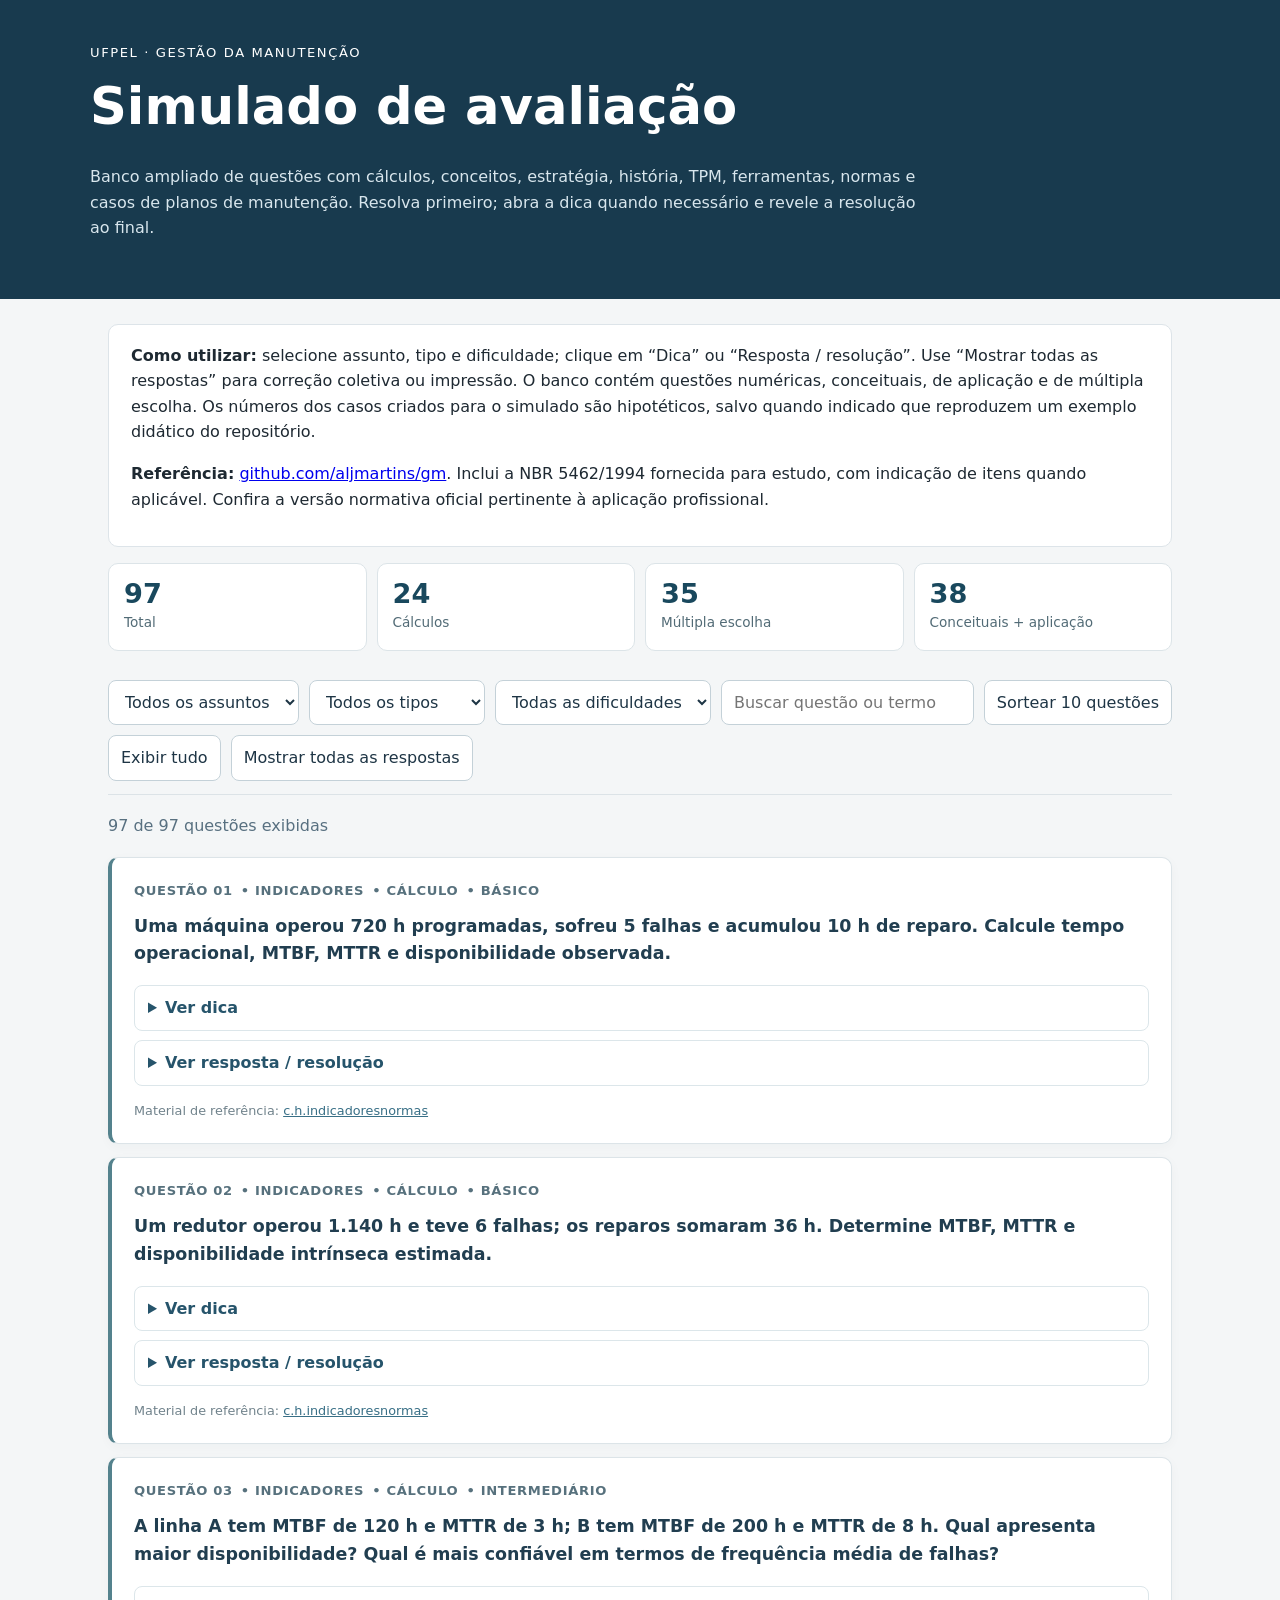
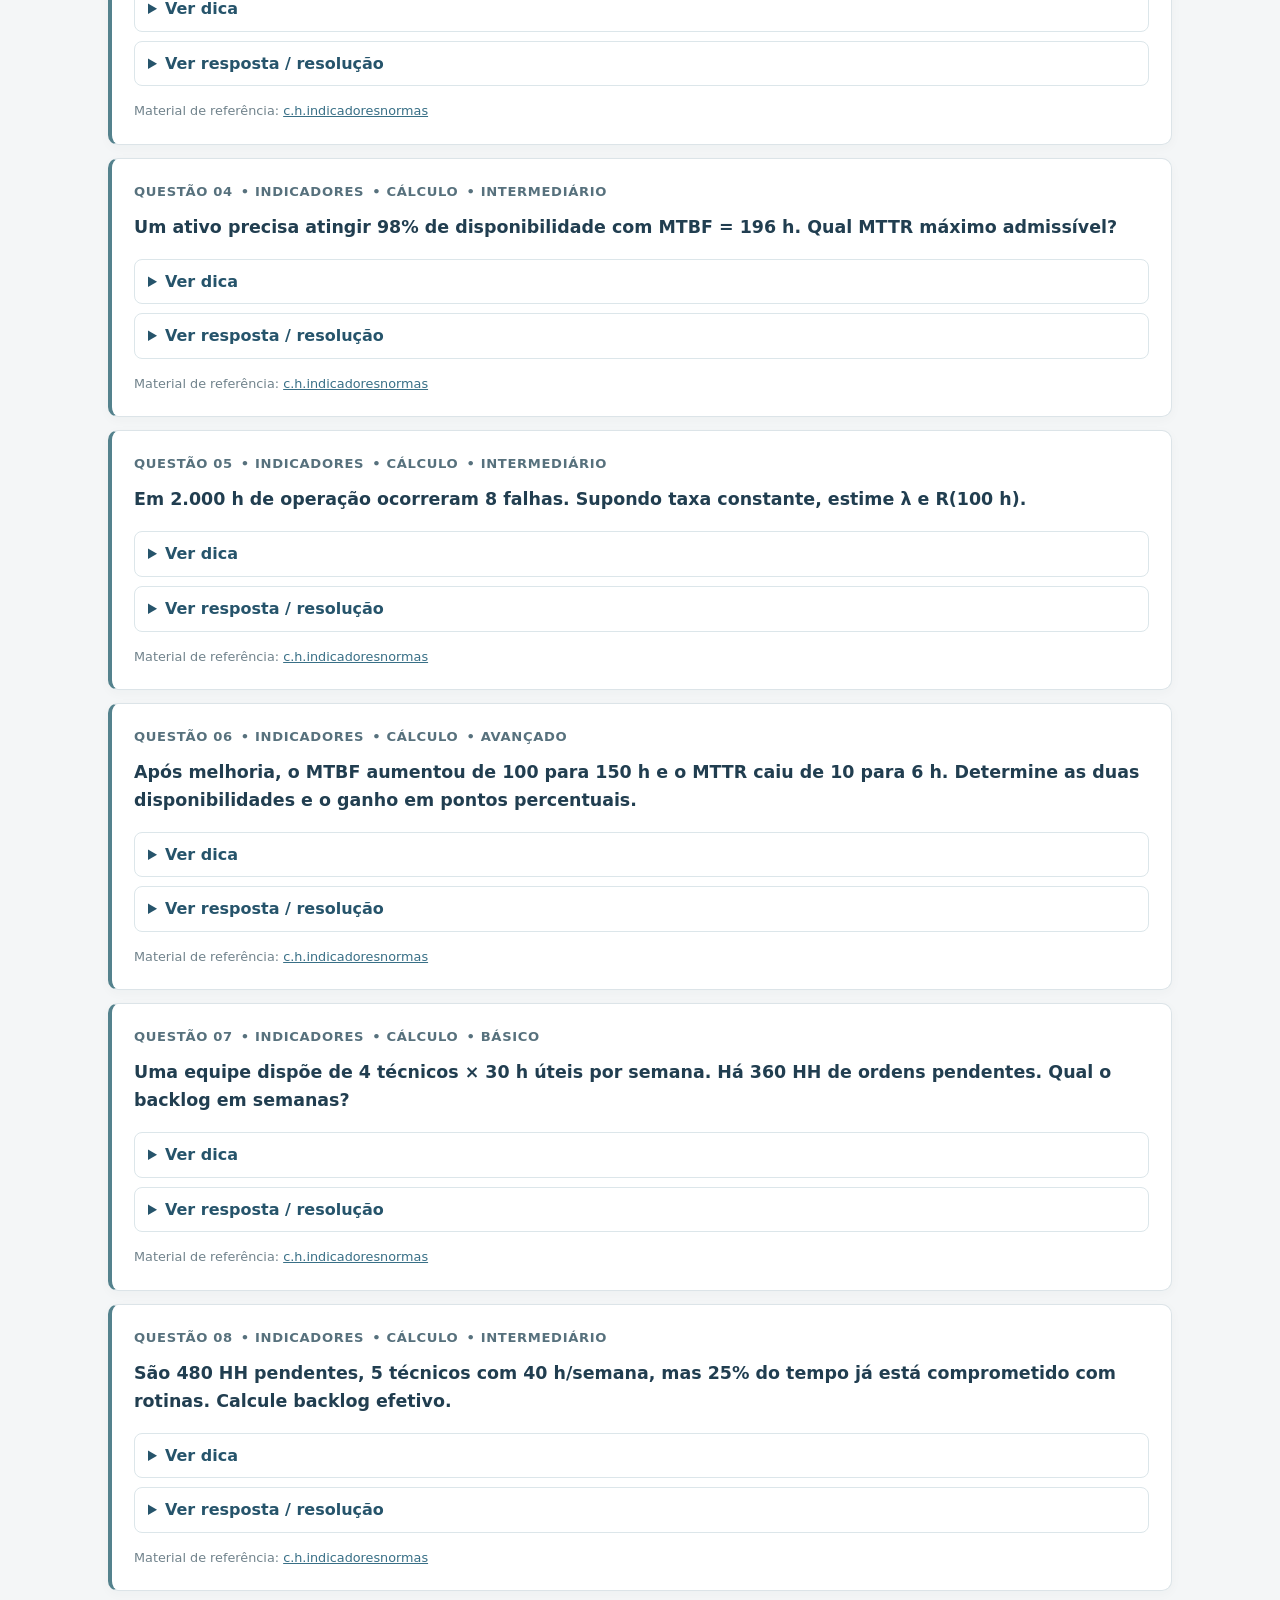
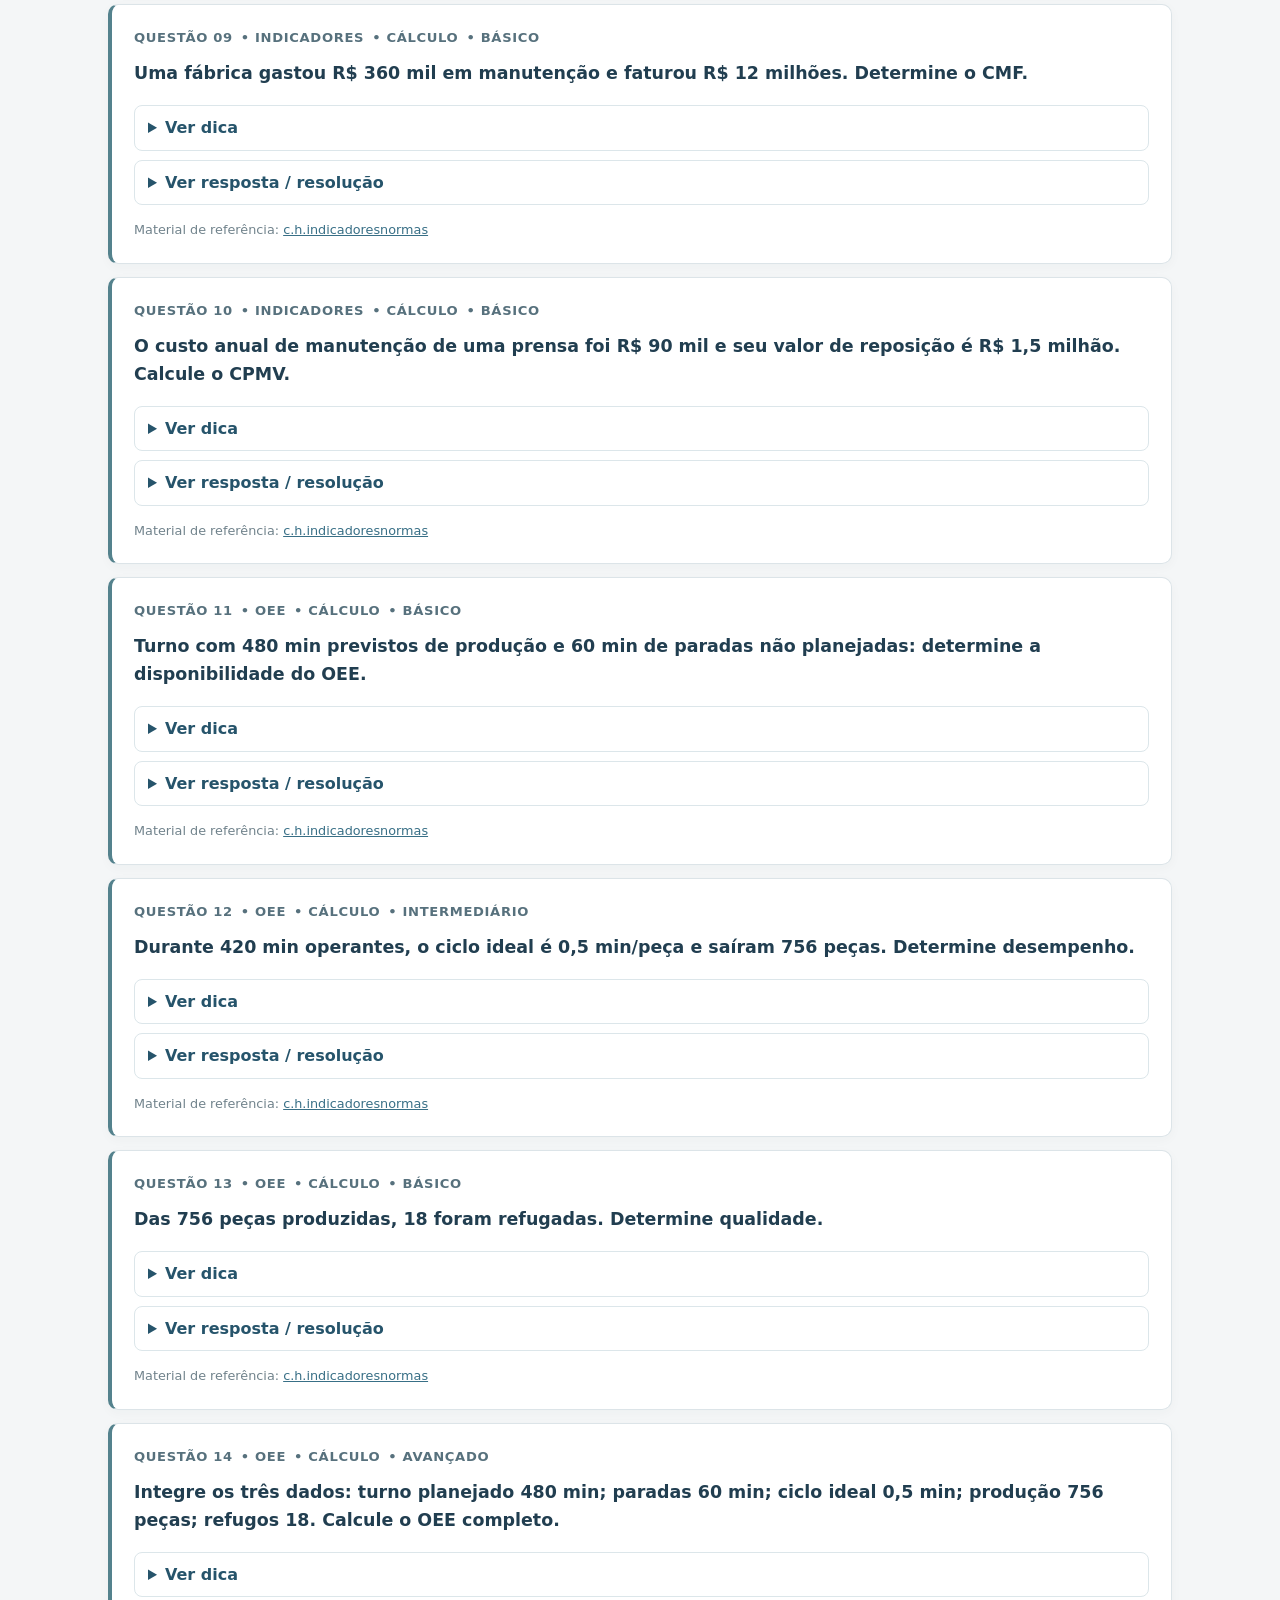
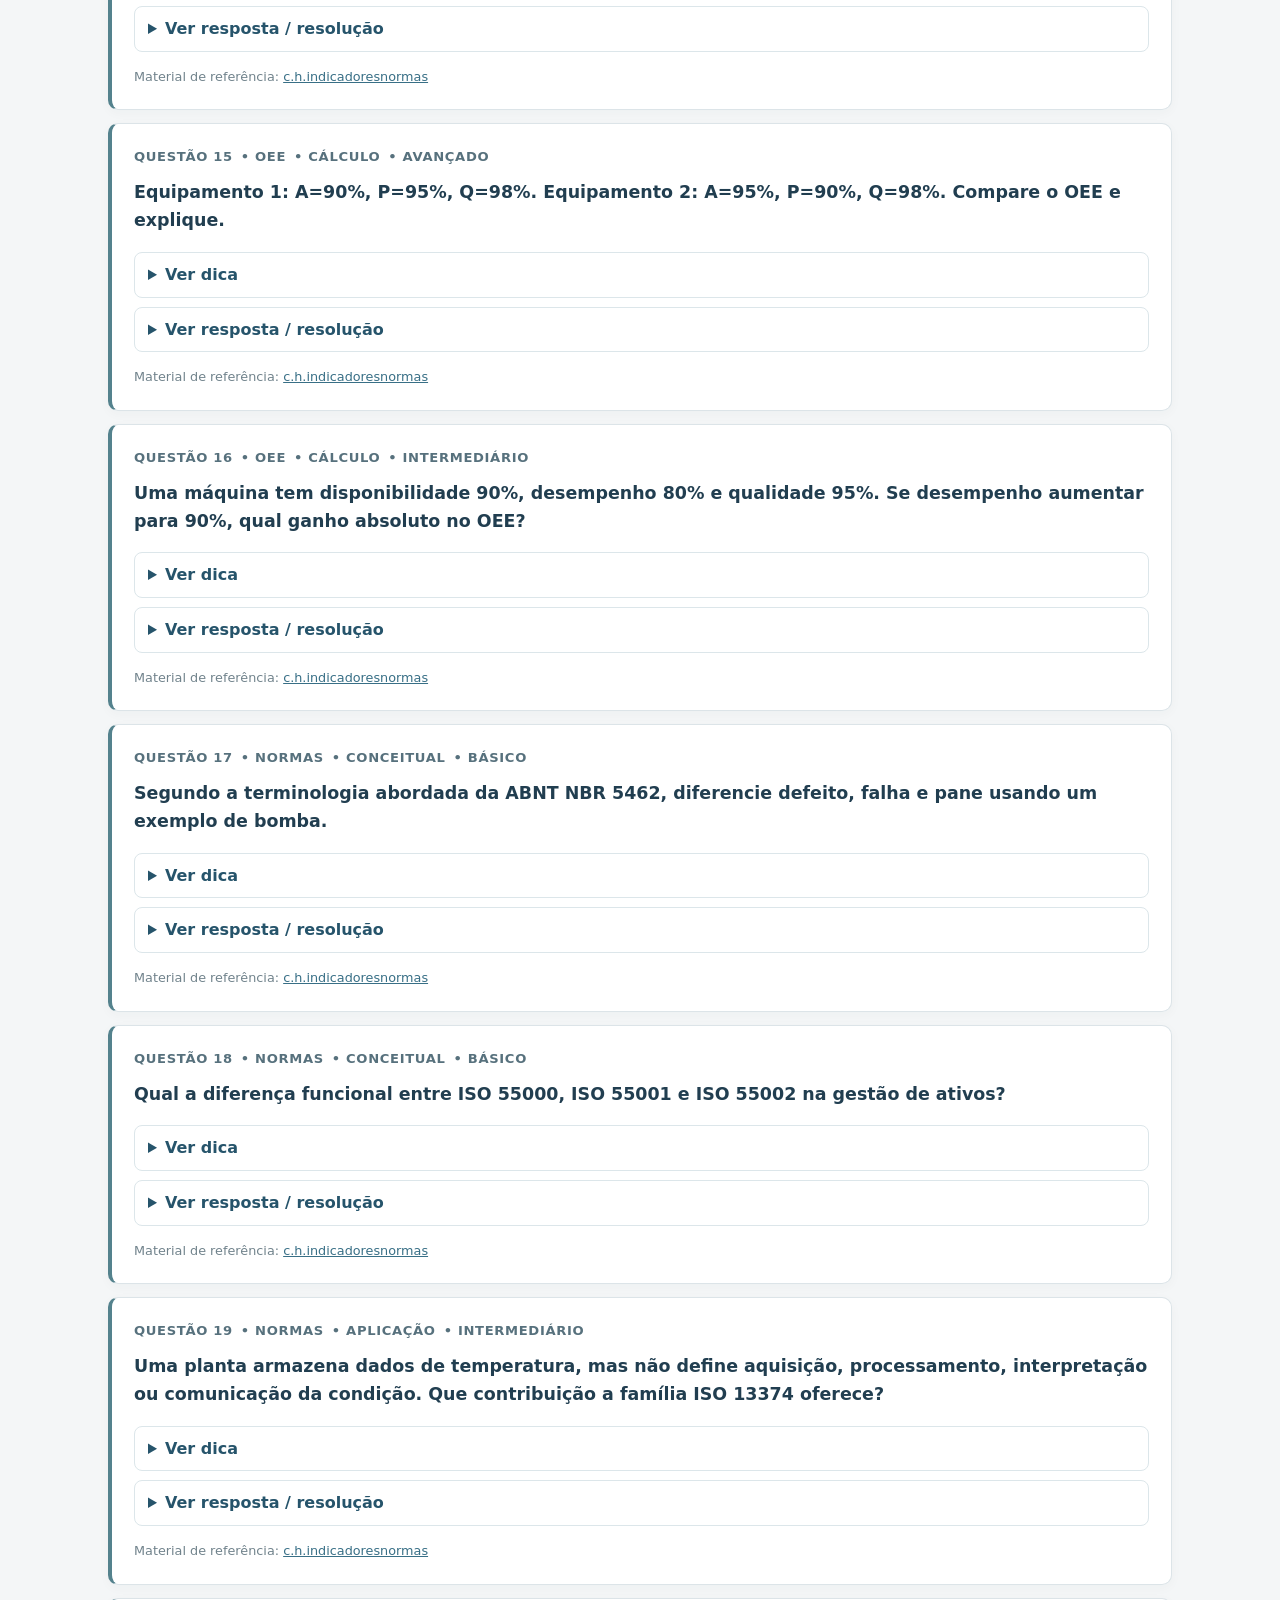
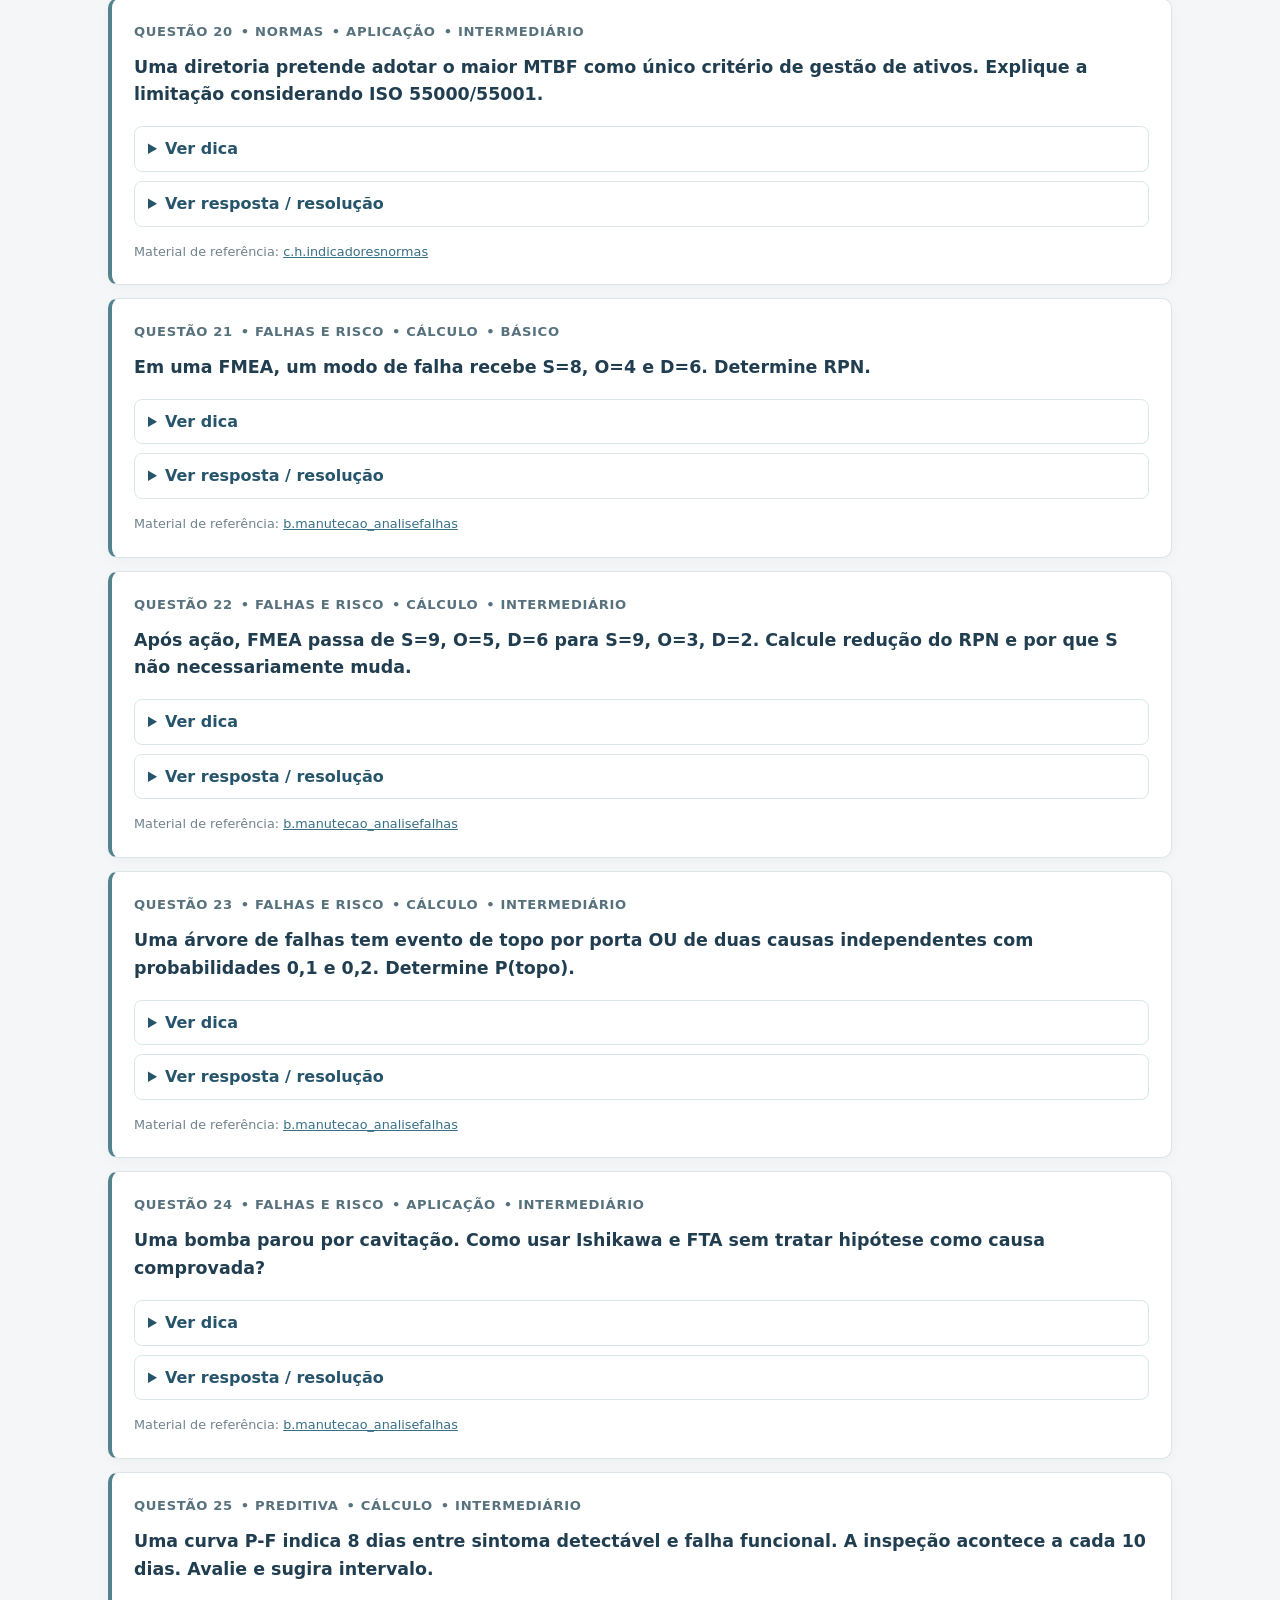
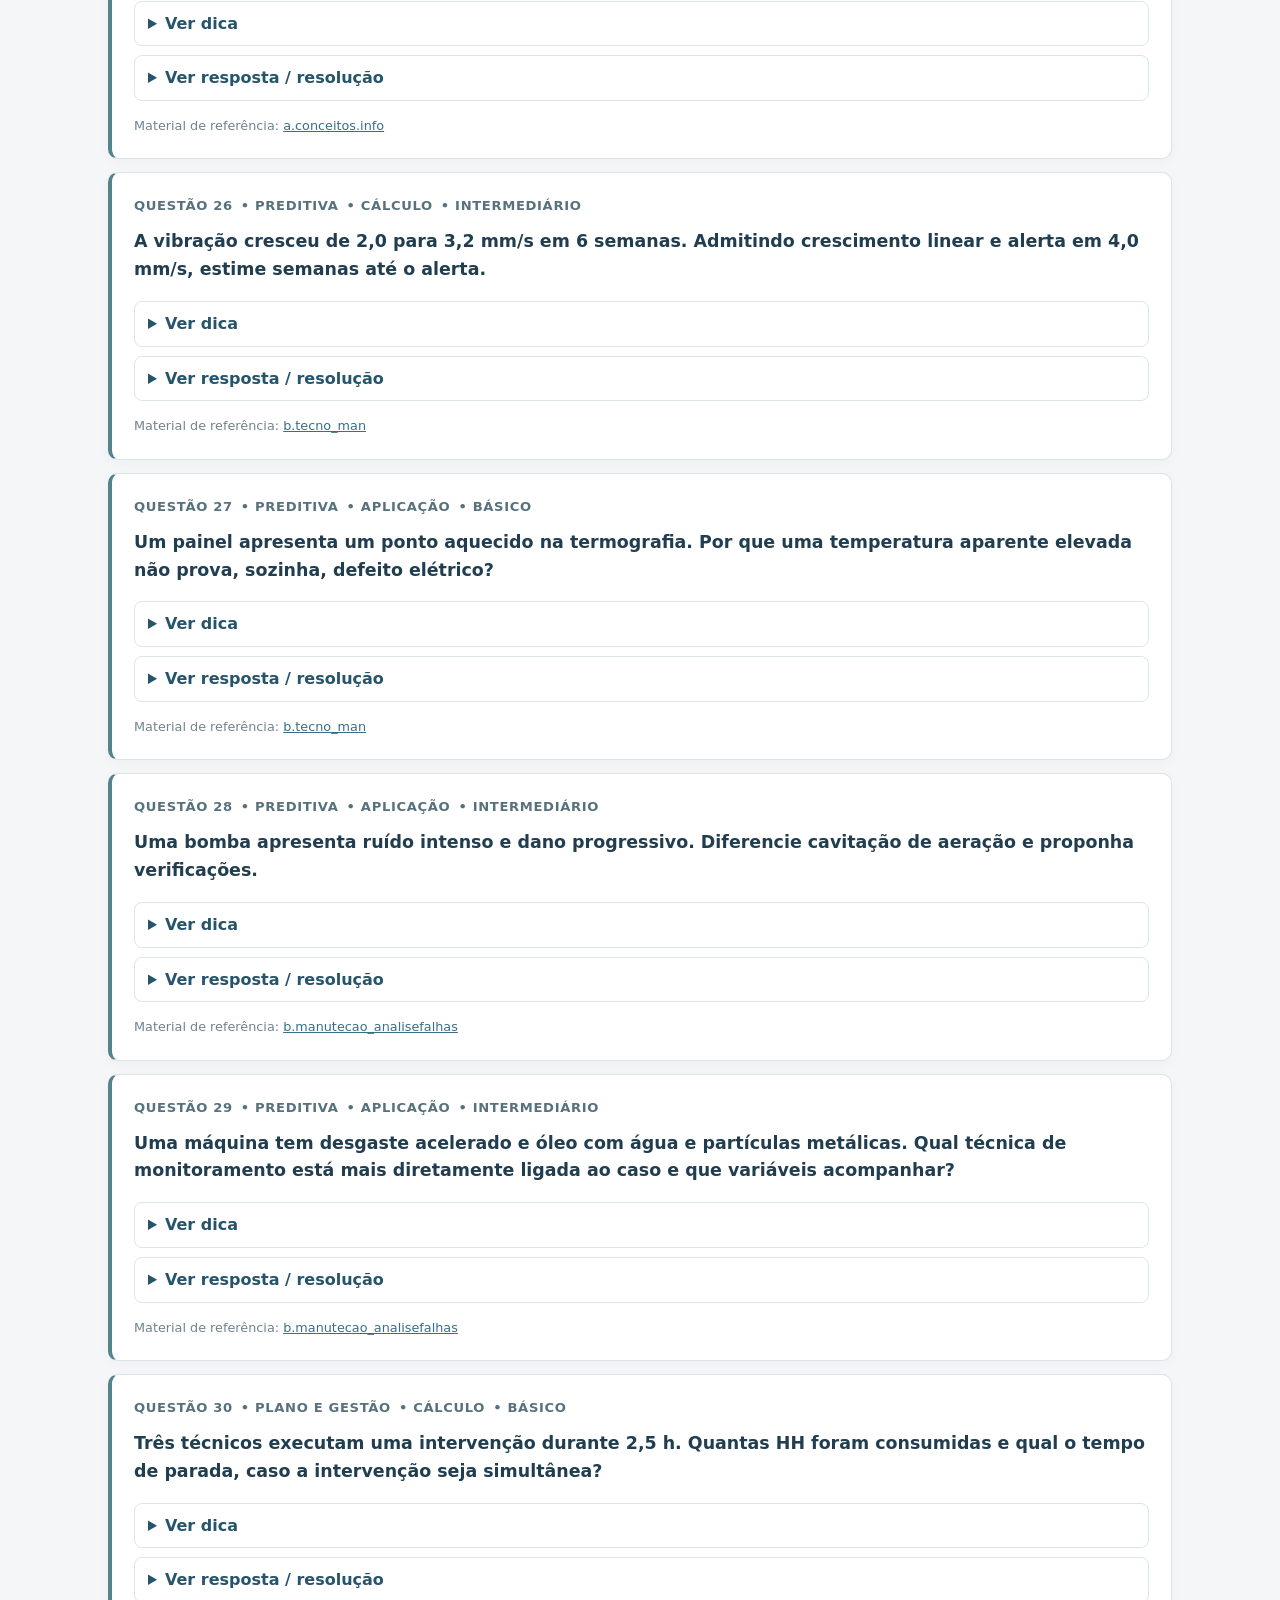
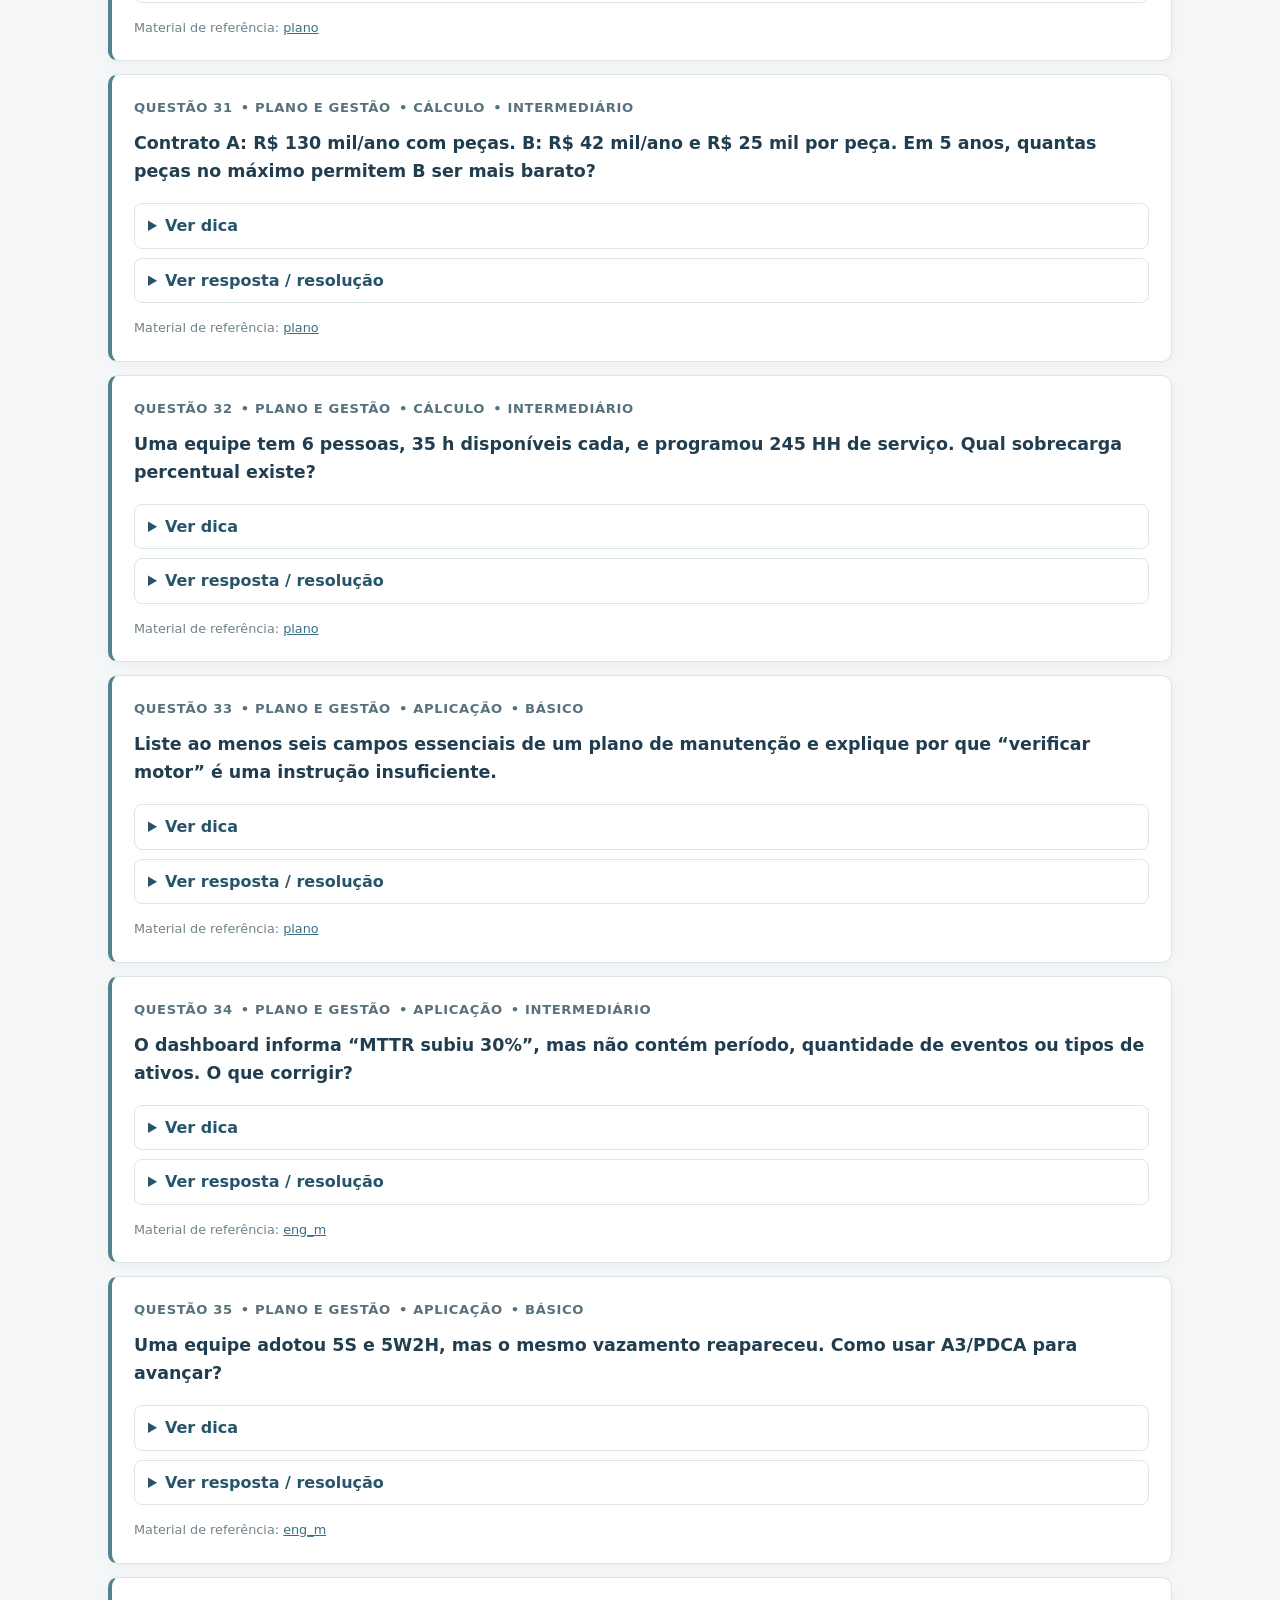
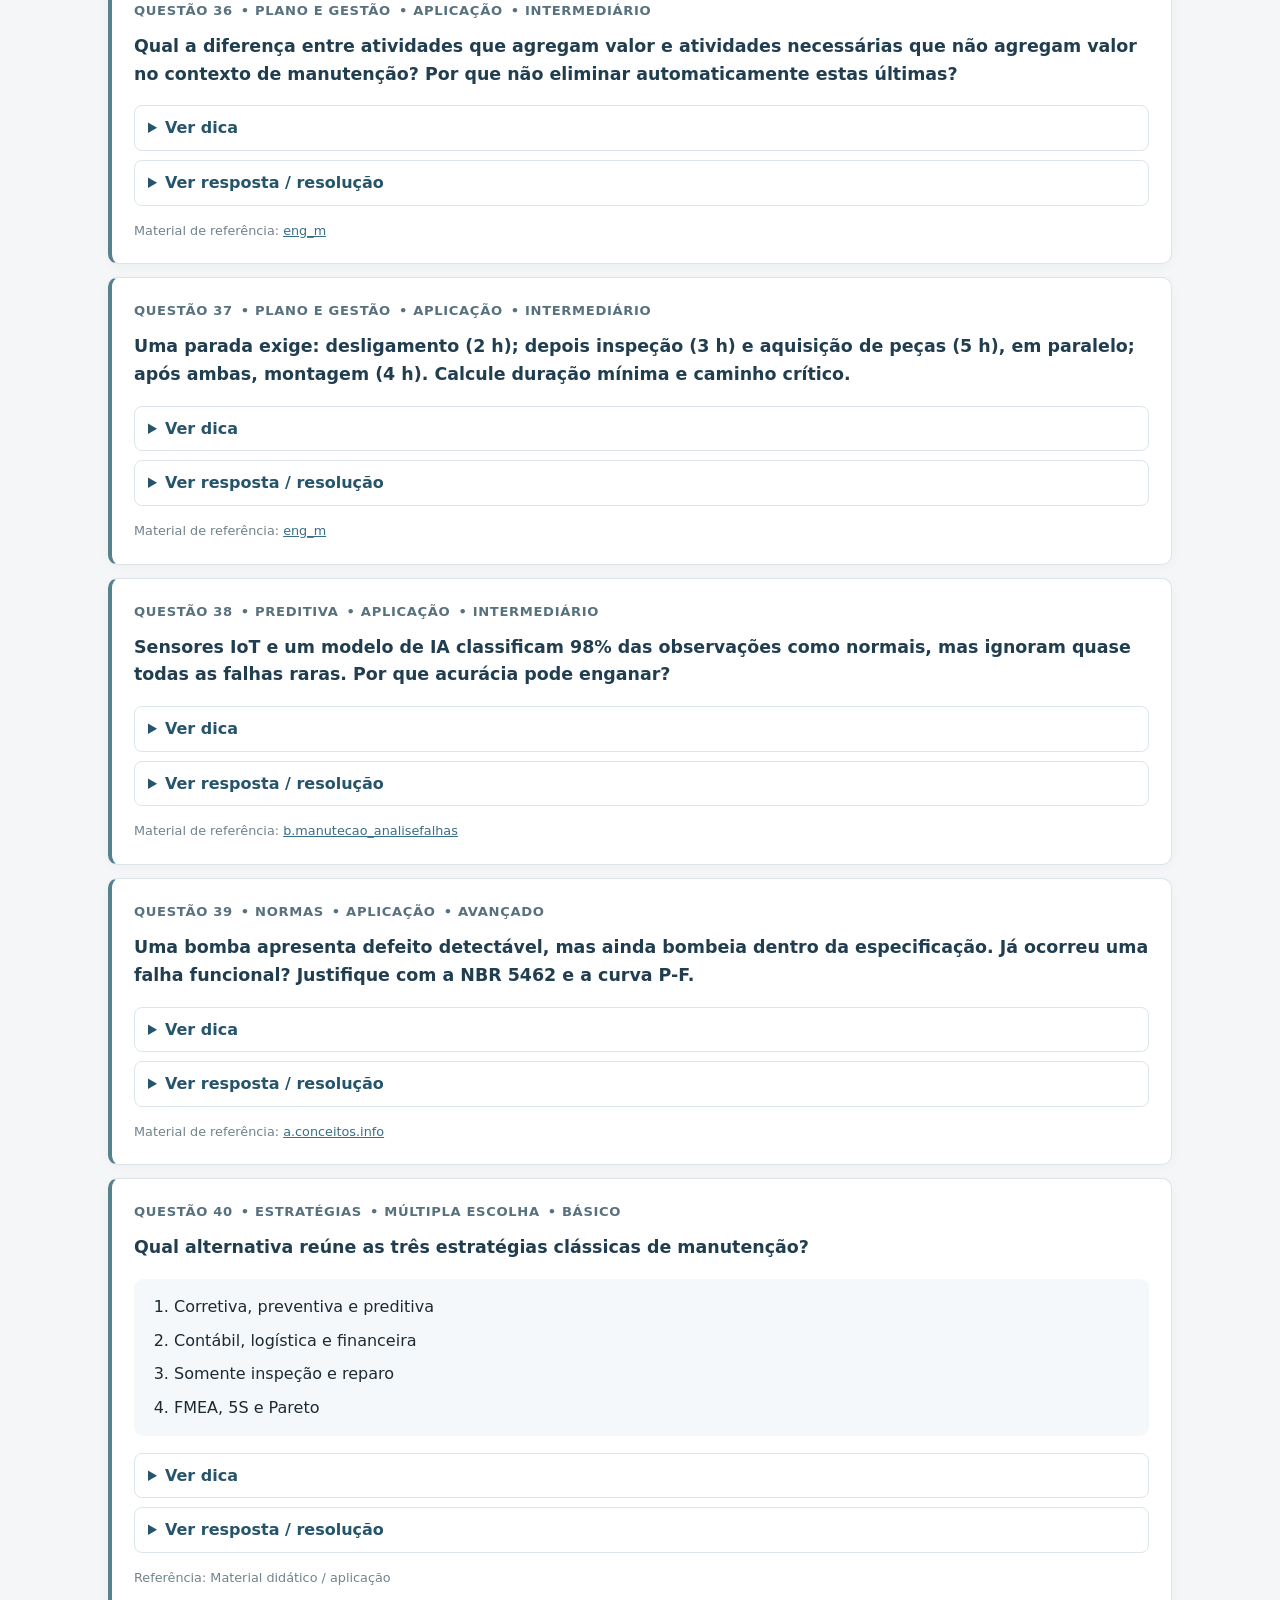
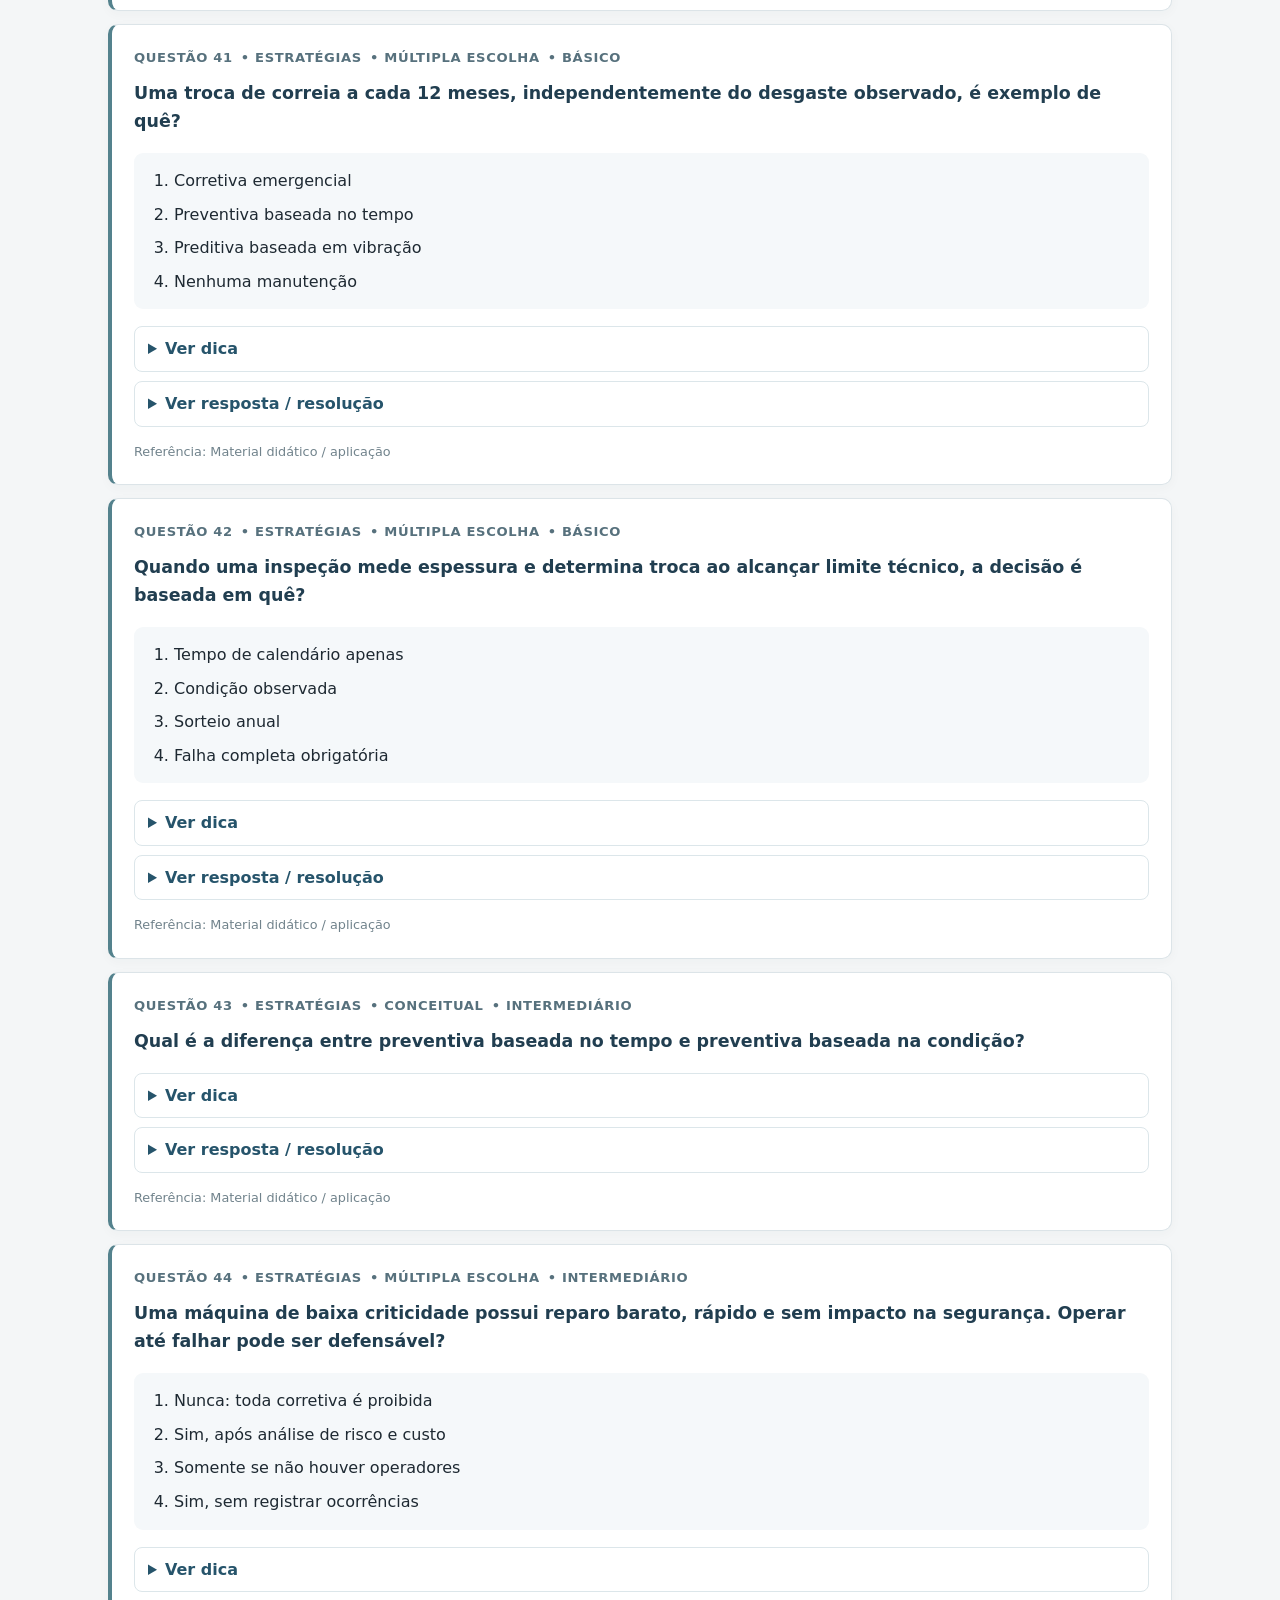
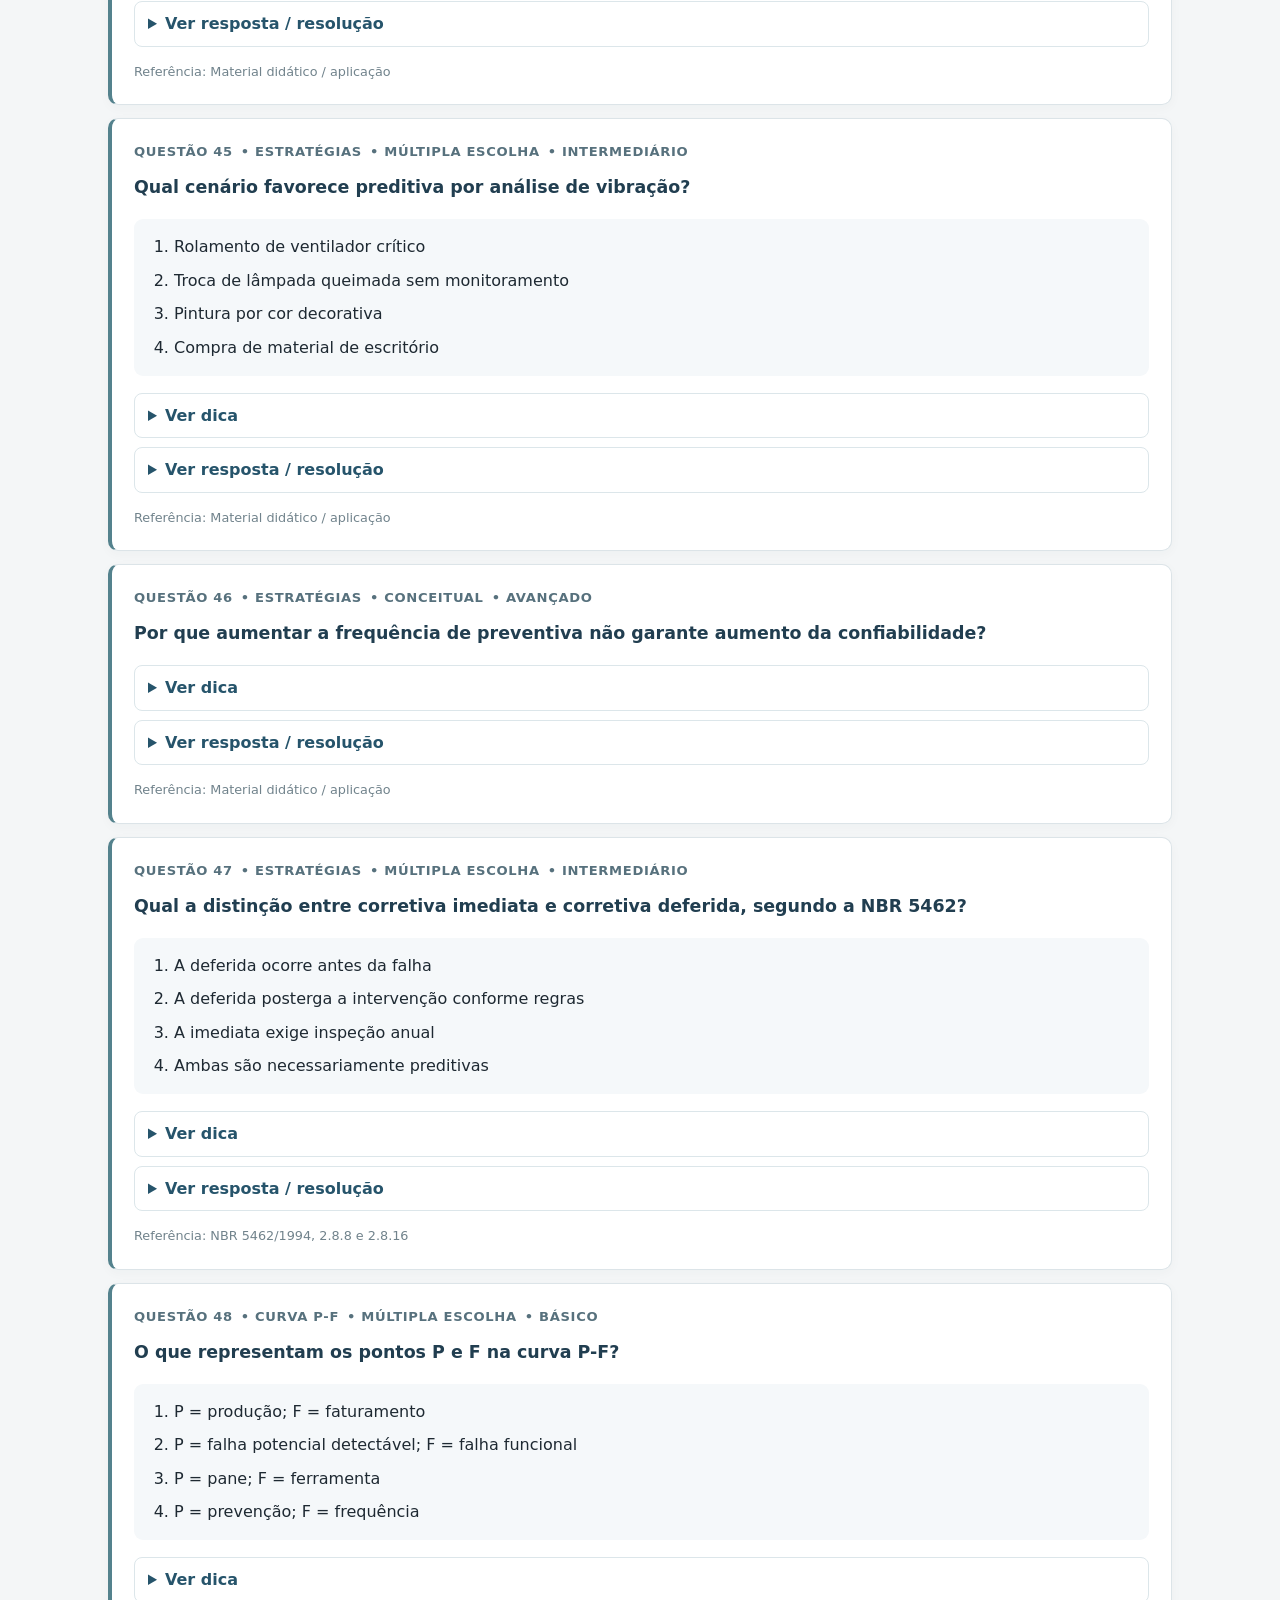
<file: simulado/index.html>
<!doctype html><html lang="pt-BR"><head><meta charset="utf-8"><meta name="viewport" content="width=device-width,initial-scale=1"><title>Simulado — Gestão da Manutenção</title><style>*{box-sizing:border-box}body{margin:0;background:#f4f6f7;color:#1e2932;font-family:system-ui,Segoe UI,Arial,sans-serif;line-height:1.6}header{background:#183a4e;color:white;padding:42px max(20px,calc((100% - 1100px)/2))}header h1{font-size:clamp(2rem,4vw,3.2rem);margin:3px 0}header p{max-width:850px;color:#d8e6ed}main{max-width:1100px;margin:auto;padding:25px 18px 80px}.controls{position:sticky;top:0;background:#f4f6f7f4;backdrop-filter:blur(8px);padding:13px 0;border-bottom:1px solid #dce3e7;z-index:2;display:flex;gap:10px;flex-wrap:wrap}select,input,button{font:inherit;padding:9px 12px;border:1px solid #c4d1d8;border-radius:8px;background:#fff;color:#1e3545}input{min-width:200px;flex:1}button{cursor:pointer}button:hover{border-color:#227596}.dashboard{display:grid;grid-template-columns:repeat(4,minmax(0,1fr));gap:10px;margin:16px 0}.dashboard .tile{background:white;border:1px solid #dce4e8;padding:15px;border-radius:10px}.dashboard .num{font-size:1.7rem;display:block;font-weight:750;color:#19485d;line-height:1.1}.dashboard .name{font-size:.85rem;color:#526b76}.stat{margin:18px 0;color:#587080}.q{background:white;border:1px solid #dce4e8;border-left:4px solid #54828d;border-radius:10px;padding:22px;margin:13px 0;box-shadow:0 3px 12px #183a4e08}.meta{display:flex;flex-wrap:wrap;gap:8px;color:#57717d;font-size:.82rem;font-weight:700;text-transform:uppercase;letter-spacing:.05em}.options{margin:0 0 17px;padding:11px 15px 11px 40px;background:#f5f8fa;border-radius:9px}.options li{padding:4px 0}.q h3{font-size:1.09rem;margin:12px 0 17px;color:#213e50;font-weight:650}.acts{display:flex;gap:8px;flex-wrap:wrap}details{margin:9px 0;border:1px solid #dce6ea;border-radius:8px;overflow:hidden}summary{cursor:pointer;padding:9px 13px;font-weight:650;color:#26546b}details p{margin:0;padding:0 13px 14px}details[open]{background:#f3f8f8}.hint[open]{background:#fff8e9}.source{font-size:.8rem;margin-top:15px;color:#71838c}.source a{color:#386f86}.intro{background:#fff;padding:18px 22px;border-radius:10px;border:1px solid #dde4e9}.not{margin:12px 0;color:#b04444;font-weight:bold}.hide{display:none!important}@media(max-width:650px){.dashboard{grid-template-columns:repeat(2,minmax(0,1fr))}}@media print{header{padding:18px 0;background:white;color:black}.controls,button{display:none}.q{break-inside:avoid;box-shadow:none}main{padding:5px}details:not([open]){display:none}}</style></head><body><header><div style="letter-spacing:.12em;text-transform:uppercase;font-size:.82rem">UFPel · Gestão da Manutenção</div><h1>Simulado de avaliação</h1><p>Banco ampliado de questões com cálculos, conceitos, estratégia, história, TPM, ferramentas, normas e casos de planos de manutenção. Resolva primeiro; abra a dica quando necessário e revele a resolução ao final.</p></header><main><div class="intro"><strong>Como utilizar:</strong> selecione assunto, tipo e dificuldade; clique em “Dica” ou “Resposta / resolução”. Use “Mostrar todas as respostas” para correção coletiva ou impressão. O banco contém questões numéricas, conceituais, de aplicação e de múltipla escolha. Os números dos casos criados para o simulado são hipotéticos, salvo quando indicado que reproduzem um exemplo didático do repositório.<p><strong>Referência:</strong> <a href="https://github.com/aljmartins/gm" target="_blank" rel="noopener">github.com/aljmartins/gm</a>. Inclui a NBR 5462/1994 fornecida para estudo, com indicação de itens quando aplicável. Confira a versão normativa oficial pertinente à aplicação profissional.</p></div><div id="dashboard" class="dashboard" aria-label="Indicadores do banco"></div><div class="controls"><select id="cat"><option value="">Todos os assuntos</option></select><select id="kind"><option value="">Todos os tipos</option><option>Cálculo</option><option>Conceitual</option><option>Aplicação</option><option>Múltipla escolha</option></select><select id="level"><option value="">Todas as dificuldades</option><option>Básico</option><option>Intermediário</option><option>Avançado</option></select><input id="search" placeholder="Buscar questão ou termo" aria-label="Pesquisar questões"><button id="random">Sortear 10 questões</button><button id="reset">Exibir tudo</button><button id="all">Mostrar todas as respostas</button></div><div id="count" class="stat"></div><div id="questions">
<article class="q" data-cat="Indicadores" data-kind="Cálculo" data-level="Básico"><div class="meta"><span>Questão 01</span><span>• Indicadores</span><span>• Cálculo</span><span>• Básico</span></div><h3>Uma máquina operou 720 h programadas, sofreu 5 falhas e acumulou 10 h de reparo. Calcule tempo operacional, MTBF, MTTR e disponibilidade observada.</h3><details class="hint"><summary>Ver dica</summary><p>Desconte a parada; divida horas de operação e de reparo pelo número de falhas.</p></details><details class="answer"><summary>Ver resposta / resolução</summary><p>Operação = 720 − 10 = 710 h. MTBF = 710/5 = 142 h/falha. MTTR = 10/5 = 2 h/falha. Disponibilidade = 710/720 = 98,61%.</p></details><div class="source">Material de referência: <a href="https://github.com/aljmartins/gm/tree/main/c.h.indicadoresnormas" target="_blank" rel="noopener">c.h.indicadoresnormas</a></div></article>
<article class="q" data-cat="Indicadores" data-kind="Cálculo" data-level="Básico"><div class="meta"><span>Questão 02</span><span>• Indicadores</span><span>• Cálculo</span><span>• Básico</span></div><h3>Um redutor operou 1.140 h e teve 6 falhas; os reparos somaram 36 h. Determine MTBF, MTTR e disponibilidade intrínseca estimada.</h3><details class="hint"><summary>Ver dica</summary><p>A = MTBF/(MTBF + MTTR).</p></details><details class="answer"><summary>Ver resposta / resolução</summary><p>MTBF = 1.140/6 = 190 h. MTTR = 36/6 = 6 h. A = 190/(190+6) = 96,94%.</p></details><div class="source">Material de referência: <a href="https://github.com/aljmartins/gm/tree/main/c.h.indicadoresnormas" target="_blank" rel="noopener">c.h.indicadoresnormas</a></div></article>
<article class="q" data-cat="Indicadores" data-kind="Cálculo" data-level="Intermediário"><div class="meta"><span>Questão 03</span><span>• Indicadores</span><span>• Cálculo</span><span>• Intermediário</span></div><h3>A linha A tem MTBF de 120 h e MTTR de 3 h; B tem MTBF de 200 h e MTTR de 8 h. Qual apresenta maior disponibilidade? Qual é mais confiável em termos de frequência média de falhas?</h3><details class="hint"><summary>Ver dica</summary><p>Não confunda frequência de falhas com duração do reparo.</p></details><details class="answer"><summary>Ver resposta / resolução</summary><p>A: 120/123 = 97,56%. B: 200/208 = 96,15%. A tem maior disponibilidade; B tem maior MTBF, portanto falha menos frequentemente em média.</p></details><div class="source">Material de referência: <a href="https://github.com/aljmartins/gm/tree/main/c.h.indicadoresnormas" target="_blank" rel="noopener">c.h.indicadoresnormas</a></div></article>
<article class="q" data-cat="Indicadores" data-kind="Cálculo" data-level="Intermediário"><div class="meta"><span>Questão 04</span><span>• Indicadores</span><span>• Cálculo</span><span>• Intermediário</span></div><h3>Um ativo precisa atingir 98% de disponibilidade com MTBF = 196 h. Qual MTTR máximo admissível?</h3><details class="hint"><summary>Ver dica</summary><p>Isole MTTR em A = MTBF/(MTBF+MTTR).</p></details><details class="answer"><summary>Ver resposta / resolução</summary><p>MTTR = MTBF×(1−A)/A = 196×0,02/0,98 = 4 h.</p></details><div class="source">Material de referência: <a href="https://github.com/aljmartins/gm/tree/main/c.h.indicadoresnormas" target="_blank" rel="noopener">c.h.indicadoresnormas</a></div></article>
<article class="q" data-cat="Indicadores" data-kind="Cálculo" data-level="Intermediário"><div class="meta"><span>Questão 05</span><span>• Indicadores</span><span>• Cálculo</span><span>• Intermediário</span></div><h3>Em 2.000 h de operação ocorreram 8 falhas. Supondo taxa constante, estime λ e R(100 h).</h3><details class="hint"><summary>Ver dica</summary><p>λ = falhas/horas; R(t) = exp(−λt).</p></details><details class="answer"><summary>Ver resposta / resolução</summary><p>λ = 8/2.000 = 0,004 falhas/h. R(100) = e^(−0,4) ≈ 67,03%. Trata-se de estimativa sob hipótese exponencial/taxa constante.</p></details><div class="source">Material de referência: <a href="https://github.com/aljmartins/gm/tree/main/c.h.indicadoresnormas" target="_blank" rel="noopener">c.h.indicadoresnormas</a></div></article>
<article class="q" data-cat="Indicadores" data-kind="Cálculo" data-level="Avançado"><div class="meta"><span>Questão 06</span><span>• Indicadores</span><span>• Cálculo</span><span>• Avançado</span></div><h3>Após melhoria, o MTBF aumentou de 100 para 150 h e o MTTR caiu de 10 para 6 h. Determine as duas disponibilidades e o ganho em pontos percentuais.</h3><details class="hint"><summary>Ver dica</summary><p>Compare A antes e depois.</p></details><details class="answer"><summary>Ver resposta / resolução</summary><p>Antes = 100/110 = 90,91%. Depois = 150/156 = 96,15%. Ganho = 5,24 pontos percentuais (aprox.).</p></details><div class="source">Material de referência: <a href="https://github.com/aljmartins/gm/tree/main/c.h.indicadoresnormas" target="_blank" rel="noopener">c.h.indicadoresnormas</a></div></article>
<article class="q" data-cat="Indicadores" data-kind="Cálculo" data-level="Básico"><div class="meta"><span>Questão 07</span><span>• Indicadores</span><span>• Cálculo</span><span>• Básico</span></div><h3>Uma equipe dispõe de 4 técnicos × 30 h úteis por semana. Há 360 HH de ordens pendentes. Qual o backlog em semanas?</h3><details class="hint"><summary>Ver dica</summary><p>Backlog = HH pendentes / capacidade semanal de HH.</p></details><details class="answer"><summary>Ver resposta / resolução</summary><p>Capacidade = 4×30 = 120 HH/semana. Backlog = 360/120 = 3 semanas; pressupõe capacidade integral disponível para a carteira.</p></details><div class="source">Material de referência: <a href="https://github.com/aljmartins/gm/tree/main/c.h.indicadoresnormas" target="_blank" rel="noopener">c.h.indicadoresnormas</a></div></article>
<article class="q" data-cat="Indicadores" data-kind="Cálculo" data-level="Intermediário"><div class="meta"><span>Questão 08</span><span>• Indicadores</span><span>• Cálculo</span><span>• Intermediário</span></div><h3>São 480 HH pendentes, 5 técnicos com 40 h/semana, mas 25% do tempo já está comprometido com rotinas. Calcule backlog efetivo.</h3><details class="hint"><summary>Ver dica</summary><p>Use somente a capacidade líquida disponível.</p></details><details class="answer"><summary>Ver resposta / resolução</summary><p>Capacidade bruta = 200 HH/semana; líquida = 200×0,75 = 150 HH/semana. Backlog = 480/150 = 3,2 semanas.</p></details><div class="source">Material de referência: <a href="https://github.com/aljmartins/gm/tree/main/c.h.indicadoresnormas" target="_blank" rel="noopener">c.h.indicadoresnormas</a></div></article>
<article class="q" data-cat="Indicadores" data-kind="Cálculo" data-level="Básico"><div class="meta"><span>Questão 09</span><span>• Indicadores</span><span>• Cálculo</span><span>• Básico</span></div><h3>Uma fábrica gastou R$ 360 mil em manutenção e faturou R$ 12 milhões. Determine o CMF.</h3><details class="hint"><summary>Ver dica</summary><p>CMF = custo de manutenção / faturamento bruto.</p></details><details class="answer"><summary>Ver resposta / resolução</summary><p>CMF = 360.000/12.000.000×100 = 3%.</p></details><div class="source">Material de referência: <a href="https://github.com/aljmartins/gm/tree/main/c.h.indicadoresnormas" target="_blank" rel="noopener">c.h.indicadoresnormas</a></div></article>
<article class="q" data-cat="Indicadores" data-kind="Cálculo" data-level="Básico"><div class="meta"><span>Questão 10</span><span>• Indicadores</span><span>• Cálculo</span><span>• Básico</span></div><h3>O custo anual de manutenção de uma prensa foi R$ 90 mil e seu valor de reposição é R$ 1,5 milhão. Calcule o CPMV.</h3><details class="hint"><summary>Ver dica</summary><p>CPMV = manutenção / valor de reposição.</p></details><details class="answer"><summary>Ver resposta / resolução</summary><p>CPMV = 90.000/1.500.000×100 = 6% ao ano, considerando as bases fornecidas.</p></details><div class="source">Material de referência: <a href="https://github.com/aljmartins/gm/tree/main/c.h.indicadoresnormas" target="_blank" rel="noopener">c.h.indicadoresnormas</a></div></article>
<article class="q" data-cat="OEE" data-kind="Cálculo" data-level="Básico"><div class="meta"><span>Questão 11</span><span>• OEE</span><span>• Cálculo</span><span>• Básico</span></div><h3>Turno com 480 min previstos de produção e 60 min de paradas não planejadas: determine a disponibilidade do OEE.</h3><details class="hint"><summary>Ver dica</summary><p>Tempo operante / tempo de produção planejado.</p></details><details class="answer"><summary>Ver resposta / resolução</summary><p>Tempo operante = 420 min. Disponibilidade = 420/480 = 87,5%.</p></details><div class="source">Material de referência: <a href="https://github.com/aljmartins/gm/tree/main/c.h.indicadoresnormas" target="_blank" rel="noopener">c.h.indicadoresnormas</a></div></article>
<article class="q" data-cat="OEE" data-kind="Cálculo" data-level="Intermediário"><div class="meta"><span>Questão 12</span><span>• OEE</span><span>• Cálculo</span><span>• Intermediário</span></div><h3>Durante 420 min operantes, o ciclo ideal é 0,5 min/peça e saíram 756 peças. Determine desempenho.</h3><details class="hint"><summary>Ver dica</summary><p>Desempenho = ciclo ideal × quantidade total / tempo operante.</p></details><details class="answer"><summary>Ver resposta / resolução</summary><p>Desempenho = (0,5×756)/420 = 90%.</p></details><div class="source">Material de referência: <a href="https://github.com/aljmartins/gm/tree/main/c.h.indicadoresnormas" target="_blank" rel="noopener">c.h.indicadoresnormas</a></div></article>
<article class="q" data-cat="OEE" data-kind="Cálculo" data-level="Básico"><div class="meta"><span>Questão 13</span><span>• OEE</span><span>• Cálculo</span><span>• Básico</span></div><h3>Das 756 peças produzidas, 18 foram refugadas. Determine qualidade.</h3><details class="hint"><summary>Ver dica</summary><p>Qualidade = peças boas / peças totais.</p></details><details class="answer"><summary>Ver resposta / resolução</summary><p>Peças boas = 738. Qualidade = 738/756 = 97,62%.</p></details><div class="source">Material de referência: <a href="https://github.com/aljmartins/gm/tree/main/c.h.indicadoresnormas" target="_blank" rel="noopener">c.h.indicadoresnormas</a></div></article>
<article class="q" data-cat="OEE" data-kind="Cálculo" data-level="Avançado"><div class="meta"><span>Questão 14</span><span>• OEE</span><span>• Cálculo</span><span>• Avançado</span></div><h3>Integre os três dados: turno planejado 480 min; paradas 60 min; ciclo ideal 0,5 min; produção 756 peças; refugos 18. Calcule o OEE completo.</h3><details class="hint"><summary>Ver dica</summary><p>A = 420/480; P = (0,5×756)/420; Q = 738/756.</p></details><details class="answer"><summary>Ver resposta / resolução</summary><p>A = 87,5%; P = 90%; Q = 97,62%; OEE = 0,875×0,90×(738/756) = 76,875% ≈ 76,88%. Atalho: 738×0,5/480 = 76,875%.</p></details><div class="source">Material de referência: <a href="https://github.com/aljmartins/gm/tree/main/c.h.indicadoresnormas" target="_blank" rel="noopener">c.h.indicadoresnormas</a></div></article>
<article class="q" data-cat="OEE" data-kind="Cálculo" data-level="Avançado"><div class="meta"><span>Questão 15</span><span>• OEE</span><span>• Cálculo</span><span>• Avançado</span></div><h3>Equipamento 1: A=90%, P=95%, Q=98%. Equipamento 2: A=95%, P=90%, Q=98%. Compare o OEE e explique.</h3><details class="hint"><summary>Ver dica</summary><p>O produto dos fatores não depende da ordem.</p></details><details class="answer"><summary>Ver resposta / resolução</summary><p>Ambos OEE = 0,90×0,95×0,98 = 83,79%. O mesmo OEE esconde perfis de perdas distintos; no 1, disponibilidade é menor; no 2, desempenho.</p></details><div class="source">Material de referência: <a href="https://github.com/aljmartins/gm/tree/main/c.h.indicadoresnormas" target="_blank" rel="noopener">c.h.indicadoresnormas</a></div></article>
<article class="q" data-cat="OEE" data-kind="Cálculo" data-level="Intermediário"><div class="meta"><span>Questão 16</span><span>• OEE</span><span>• Cálculo</span><span>• Intermediário</span></div><h3>Uma máquina tem disponibilidade 90%, desempenho 80% e qualidade 95%. Se desempenho aumentar para 90%, qual ganho absoluto no OEE?</h3><details class="hint"><summary>Ver dica</summary><p>Calcule antes e depois, conservando os outros fatores.</p></details><details class="answer"><summary>Ver resposta / resolução</summary><p>OEE inicial = 0,9×0,8×0,95 = 68,4%; final = 0,9×0,9×0,95 = 76,95%; ganho = 8,55 pontos percentuais.</p></details><div class="source">Material de referência: <a href="https://github.com/aljmartins/gm/tree/main/c.h.indicadoresnormas" target="_blank" rel="noopener">c.h.indicadoresnormas</a></div></article>
<article class="q" data-cat="Normas" data-kind="Conceitual" data-level="Básico"><div class="meta"><span>Questão 17</span><span>• Normas</span><span>• Conceitual</span><span>• Básico</span></div><h3>Segundo a terminologia abordada da ABNT NBR 5462, diferencie defeito, falha e pane usando um exemplo de bomba.</h3><details class="hint"><summary>Ver dica</summary><p>Pense em desvio, evento e estado.</p></details><details class="answer"><summary>Ver resposta / resolução</summary><p>Defeito: não conformidade com requisito, sem necessariamente impedir a função. Falha: evento em que termina a capacidade de desempenhar a função requerida. Pane: estado de incapacidade resultante. Ex.: vibração fora do limite (defeito), perda de capacidade de bombear (falha), bomba incapaz de operar (pane).</p></details><div class="source">Material de referência: <a href="https://github.com/aljmartins/gm/tree/main/c.h.indicadoresnormas" target="_blank" rel="noopener">c.h.indicadoresnormas</a></div></article>
<article class="q" data-cat="Normas" data-kind="Conceitual" data-level="Básico"><div class="meta"><span>Questão 18</span><span>• Normas</span><span>• Conceitual</span><span>• Básico</span></div><h3>Qual a diferença funcional entre ISO 55000, ISO 55001 e ISO 55002 na gestão de ativos?</h3><details class="hint"><summary>Ver dica</summary><p>Conceitos, requisitos e orientações.</p></details><details class="answer"><summary>Ver resposta / resolução</summary><p>ISO 55000: visão geral, princípios e terminologia; ISO 55001: requisitos do sistema de gestão de ativos; ISO 55002: diretrizes para aplicação da 55001. Conferir edições vigentes antes de citações normativas formais.</p></details><div class="source">Material de referência: <a href="https://github.com/aljmartins/gm/tree/main/c.h.indicadoresnormas" target="_blank" rel="noopener">c.h.indicadoresnormas</a></div></article>
<article class="q" data-cat="Normas" data-kind="Aplicação" data-level="Intermediário"><div class="meta"><span>Questão 19</span><span>• Normas</span><span>• Aplicação</span><span>• Intermediário</span></div><h3>Uma planta armazena dados de temperatura, mas não define aquisição, processamento, interpretação ou comunicação da condição. Que contribuição a família ISO 13374 oferece?</h3><details class="hint"><summary>Ver dica</summary><p>Considere a arquitetura de informação de monitoramento de condição.</p></details><details class="answer"><summary>Ver resposta / resolução</summary><p>Uma estrutura funcional para coletar, manipular, detectar estados, avaliar a condição, apoiar prognóstico e apresentar informações à decisão; somente adquirir sinais não constitui gestão preditiva.</p></details><div class="source">Material de referência: <a href="https://github.com/aljmartins/gm/tree/main/c.h.indicadoresnormas" target="_blank" rel="noopener">c.h.indicadoresnormas</a></div></article>
<article class="q" data-cat="Normas" data-kind="Aplicação" data-level="Intermediário"><div class="meta"><span>Questão 20</span><span>• Normas</span><span>• Aplicação</span><span>• Intermediário</span></div><h3>Uma diretoria pretende adotar o maior MTBF como único critério de gestão de ativos. Explique a limitação considerando ISO 55000/55001.</h3><details class="hint"><summary>Ver dica</summary><p>Considere valor, risco, custo, ciclo de vida e objetivos organizacionais.</p></details><details class="answer"><summary>Ver resposta / resolução</summary><p>Gestão de ativos requer decisões equilibradas entre desempenho, risco e custo ao longo do ciclo de vida, alinhadas aos objetivos da organização. MTBF é útil, mas isoladamente ignora segurança, conformidade, custo e criticidade.</p></details><div class="source">Material de referência: <a href="https://github.com/aljmartins/gm/tree/main/c.h.indicadoresnormas" target="_blank" rel="noopener">c.h.indicadoresnormas</a></div></article>
<article class="q" data-cat="Falhas e risco" data-kind="Cálculo" data-level="Básico"><div class="meta"><span>Questão 21</span><span>• Falhas e risco</span><span>• Cálculo</span><span>• Básico</span></div><h3>Em uma FMEA, um modo de falha recebe S=8, O=4 e D=6. Determine RPN.</h3><details class="hint"><summary>Ver dica</summary><p>Multiplique os três índices.</p></details><details class="answer"><summary>Ver resposta / resolução</summary><p>RPN = 8×4×6 = 192. Priorizar exige também observar severidade e critérios de segurança; não apenas ordenar RPN.</p></details><div class="source">Material de referência: <a href="https://github.com/aljmartins/gm/tree/main/b.manutecao_analisefalhas" target="_blank" rel="noopener">b.manutecao_analisefalhas</a></div></article>
<article class="q" data-cat="Falhas e risco" data-kind="Cálculo" data-level="Intermediário"><div class="meta"><span>Questão 22</span><span>• Falhas e risco</span><span>• Cálculo</span><span>• Intermediário</span></div><h3>Após ação, FMEA passa de S=9, O=5, D=6 para S=9, O=3, D=2. Calcule redução do RPN e por que S não necessariamente muda.</h3><details class="hint"><summary>Ver dica</summary><p>RPN antes/depois; redução relativa = diferença/inicial.</p></details><details class="answer"><summary>Ver resposta / resolução</summary><p>RPN inicial = 270; final = 54; redução = 216 pontos ou 80%. A severidade do efeito pode continuar 9; ações reduziram ocorrência e melhoraram detectabilidade.</p></details><div class="source">Material de referência: <a href="https://github.com/aljmartins/gm/tree/main/b.manutecao_analisefalhas" target="_blank" rel="noopener">b.manutecao_analisefalhas</a></div></article>
<article class="q" data-cat="Falhas e risco" data-kind="Cálculo" data-level="Intermediário"><div class="meta"><span>Questão 23</span><span>• Falhas e risco</span><span>• Cálculo</span><span>• Intermediário</span></div><h3>Uma árvore de falhas tem evento de topo por porta OU de duas causas independentes com probabilidades 0,1 e 0,2. Determine P(topo).</h3><details class="hint"><summary>Ver dica</summary><p>P(A∪B)=P(A)+P(B)−P(A)P(B) sob independência.</p></details><details class="answer"><summary>Ver resposta / resolução</summary><p>P = 0,1+0,2−0,02 = 0,28 (28%). Se fosse porta E, seria 0,1×0,2=2%.</p></details><div class="source">Material de referência: <a href="https://github.com/aljmartins/gm/tree/main/b.manutecao_analisefalhas" target="_blank" rel="noopener">b.manutecao_analisefalhas</a></div></article>
<article class="q" data-cat="Falhas e risco" data-kind="Aplicação" data-level="Intermediário"><div class="meta"><span>Questão 24</span><span>• Falhas e risco</span><span>• Aplicação</span><span>• Intermediário</span></div><h3>Uma bomba parou por cavitação. Como usar Ishikawa e FTA sem tratar hipótese como causa comprovada?</h3><details class="hint"><summary>Ver dica</summary><p>Uma ferramenta enumera fatores; a outra representa combinações lógicas.</p></details><details class="answer"><summary>Ver resposta / resolução</summary><p>Ishikawa organiza hipóteses (sucção obstruída, NPSH insuficiente etc.). FTA explicita combinações necessárias/suficientes e orienta evidências. Confirmar com medições/inspeções; não inferir causa-raiz somente do diagrama.</p></details><div class="source">Material de referência: <a href="https://github.com/aljmartins/gm/tree/main/b.manutecao_analisefalhas" target="_blank" rel="noopener">b.manutecao_analisefalhas</a></div></article>
<article class="q" data-cat="Preditiva" data-kind="Cálculo" data-level="Intermediário"><div class="meta"><span>Questão 25</span><span>• Preditiva</span><span>• Cálculo</span><span>• Intermediário</span></div><h3>Uma curva P-F indica 8 dias entre sintoma detectável e falha funcional. A inspeção acontece a cada 10 dias. Avalie e sugira intervalo.</h3><details class="hint"><summary>Ver dica</summary><p>Compare periodicidade de inspeção com a janela P-F.</p></details><details class="answer"><summary>Ver resposta / resolução</summary><p>10 dias excede a janela P-F e pode perder a oportunidade de intervenção. Ex.: inspeção a cada 4 dias (menos que P-F), ajustada à incerteza, logística e criticidade.</p></details><div class="source">Material de referência: <a href="https://github.com/aljmartins/gm/tree/main/a.conceitos.info" target="_blank" rel="noopener">a.conceitos.info</a></div></article>
<article class="q" data-cat="Preditiva" data-kind="Cálculo" data-level="Intermediário"><div class="meta"><span>Questão 26</span><span>• Preditiva</span><span>• Cálculo</span><span>• Intermediário</span></div><h3>A vibração cresceu de 2,0 para 3,2 mm/s em 6 semanas. Admitindo crescimento linear e alerta em 4,0 mm/s, estime semanas até o alerta.</h3><details class="hint"><summary>Ver dica</summary><p>Estime a inclinação em mm/s por semana.</p></details><details class="answer"><summary>Ver resposta / resolução</summary><p>Taxa = (3,2−2,0)/6 = 0,2 mm/s/semana. Faltam 0,8 mm/s, ou 4 semanas. Extrapolação linear é hipótese didática, não garantia de vida remanescente.</p></details><div class="source">Material de referência: <a href="https://github.com/aljmartins/gm/tree/main/b.tecno_man" target="_blank" rel="noopener">b.tecno_man</a></div></article>
<article class="q" data-cat="Preditiva" data-kind="Aplicação" data-level="Básico"><div class="meta"><span>Questão 27</span><span>• Preditiva</span><span>• Aplicação</span><span>• Básico</span></div><h3>Um painel apresenta um ponto aquecido na termografia. Por que uma temperatura aparente elevada não prova, sozinha, defeito elétrico?</h3><details class="hint"><summary>Ver dica</summary><p>Considere emissividade, reflexos e carga elétrica.</p></details><details class="answer"><summary>Ver resposta / resolução</summary><p>É necessário verificar emissividade, reflexos, distância, ambiente, condições de carga e comparação com fases/componentes semelhantes antes de concluir anomalia.</p></details><div class="source">Material de referência: <a href="https://github.com/aljmartins/gm/tree/main/b.tecno_man" target="_blank" rel="noopener">b.tecno_man</a></div></article>
<article class="q" data-cat="Preditiva" data-kind="Aplicação" data-level="Intermediário"><div class="meta"><span>Questão 28</span><span>• Preditiva</span><span>• Aplicação</span><span>• Intermediário</span></div><h3>Uma bomba apresenta ruído intenso e dano progressivo. Diferencie cavitação de aeração e proponha verificações.</h3><details class="hint"><summary>Ver dica</summary><p>Uma envolve vapor do fluido; a outra, ar entranhado.</p></details><details class="answer"><summary>Ver resposta / resolução</summary><p>Cavitação envolve formação e colapso de bolhas de vapor devido a condições de pressão; aeração envolve ingresso de ar. Verificar condição de sucção/NPSH, restrições e vazamentos na linha de sucção, além de tendências de pressão e ruído.</p></details><div class="source">Material de referência: <a href="https://github.com/aljmartins/gm/tree/main/b.manutecao_analisefalhas" target="_blank" rel="noopener">b.manutecao_analisefalhas</a></div></article>
<article class="q" data-cat="Preditiva" data-kind="Aplicação" data-level="Intermediário"><div class="meta"><span>Questão 29</span><span>• Preditiva</span><span>• Aplicação</span><span>• Intermediário</span></div><h3>Uma máquina tem desgaste acelerado e óleo com água e partículas metálicas. Qual técnica de monitoramento está mais diretamente ligada ao caso e que variáveis acompanhar?</h3><details class="hint"><summary>Ver dica</summary><p>Tribologia e análise de óleo.</p></details><details class="answer"><summary>Ver resposta / resolução</summary><p>Análise de óleo/ferrografia, contagem e natureza de partículas, água, viscosidade e acidez. Associar resultados ao histórico, tendência e modo de falha.</p></details><div class="source">Material de referência: <a href="https://github.com/aljmartins/gm/tree/main/b.manutecao_analisefalhas" target="_blank" rel="noopener">b.manutecao_analisefalhas</a></div></article>
<article class="q" data-cat="Plano e gestão" data-kind="Cálculo" data-level="Básico"><div class="meta"><span>Questão 30</span><span>• Plano e gestão</span><span>• Cálculo</span><span>• Básico</span></div><h3>Três técnicos executam uma intervenção durante 2,5 h. Quantas HH foram consumidas e qual o tempo de parada, caso a intervenção seja simultânea?</h3><details class="hint"><summary>Ver dica</summary><p>HH não é a duração da parada.</p></details><details class="answer"><summary>Ver resposta / resolução</summary><p>HH = 3×2,5 = 7,5 horas-pessoa; parada = 2,5 h se toda a execução ocorrer simultaneamente.</p></details><div class="source">Material de referência: <a href="https://github.com/aljmartins/gm/tree/main/plano" target="_blank" rel="noopener">plano</a></div></article>
<article class="q" data-cat="Plano e gestão" data-kind="Cálculo" data-level="Intermediário"><div class="meta"><span>Questão 31</span><span>• Plano e gestão</span><span>• Cálculo</span><span>• Intermediário</span></div><h3>Contrato A: R$ 130 mil/ano com peças. B: R$ 42 mil/ano e R$ 25 mil por peça. Em 5 anos, quantas peças no máximo permitem B ser mais barato?</h3><details class="hint"><summary>Ver dica</summary><p>Compare 650.000 com 210.000 + 25.000n.</p></details><details class="answer"><summary>Ver resposta / resolução</summary><p>A = R$ 650 mil. B = R$ 210 mil + R$ 25 mil × n. B menor se n &lt; 17,6; até 17 peças. Ignoram-se inflação, desconto e outros custos.</p></details><div class="source">Material de referência: <a href="https://github.com/aljmartins/gm/tree/main/plano" target="_blank" rel="noopener">plano</a></div></article>
<article class="q" data-cat="Plano e gestão" data-kind="Cálculo" data-level="Intermediário"><div class="meta"><span>Questão 32</span><span>• Plano e gestão</span><span>• Cálculo</span><span>• Intermediário</span></div><h3>Uma equipe tem 6 pessoas, 35 h disponíveis cada, e programou 245 HH de serviço. Qual sobrecarga percentual existe?</h3><details class="hint"><summary>Ver dica</summary><p>Capacidade = pessoas×horas; sobrecarga = excesso/capacidade.</p></details><details class="answer"><summary>Ver resposta / resolução</summary><p>Capacidade = 210 HH. Excesso = 245−210 = 35 HH. Sobrecarga = 35/210×100 = 16,67%.</p></details><div class="source">Material de referência: <a href="https://github.com/aljmartins/gm/tree/main/plano" target="_blank" rel="noopener">plano</a></div></article>
<article class="q" data-cat="Plano e gestão" data-kind="Aplicação" data-level="Básico"><div class="meta"><span>Questão 33</span><span>• Plano e gestão</span><span>• Aplicação</span><span>• Básico</span></div><h3>Liste ao menos seis campos essenciais de um plano de manutenção e explique por que “verificar motor” é uma instrução insuficiente.</h3><details class="hint"><summary>Ver dica</summary><p>Ação, método, critério, periodicidade, responsável, registro.</p></details><details class="answer"><summary>Ver resposta / resolução</summary><p>Plano com TAG, modo de falha, tarefa específica, procedimento, critério de aceitação, periodicidade, responsável, materiais/ferramentas e registros. “Verificar motor” não define o que medir, como avaliar e o que fazer com o desvio.</p></details><div class="source">Material de referência: <a href="https://github.com/aljmartins/gm/tree/main/plano" target="_blank" rel="noopener">plano</a></div></article>
<article class="q" data-cat="Plano e gestão" data-kind="Aplicação" data-level="Intermediário"><div class="meta"><span>Questão 34</span><span>• Plano e gestão</span><span>• Aplicação</span><span>• Intermediário</span></div><h3>O dashboard informa “MTTR subiu 30%”, mas não contém período, quantidade de eventos ou tipos de ativos. O que corrigir?</h3><details class="hint"><summary>Ver dica</summary><p>Indicadores devem ser rastreáveis e comparáveis.</p></details><details class="answer"><summary>Ver resposta / resolução</summary><p>Explicitar definição de MTTR, período e população, amostra, classificação das falhas, tempos considerados, tendência e ação/responsável; comparar condições homogêneas.</p></details><div class="source">Material de referência: <a href="https://github.com/aljmartins/gm/tree/main/eng_m" target="_blank" rel="noopener">eng_m</a></div></article>
<article class="q" data-cat="Plano e gestão" data-kind="Aplicação" data-level="Básico"><div class="meta"><span>Questão 35</span><span>• Plano e gestão</span><span>• Aplicação</span><span>• Básico</span></div><h3>Uma equipe adotou 5S e 5W2H, mas o mesmo vazamento reapareceu. Como usar A3/PDCA para avançar?</h3><details class="hint"><summary>Ver dica</summary><p>Diferencie organização da execução e confirmação causal.</p></details><details class="answer"><summary>Ver resposta / resolução</summary><p>Definir problema e desvio; levantar dados; formular e testar causas; propor contramedidas; planejar responsáveis/prazos via 5W2H; medir recorrência no horizonte adequado; padronizar se houver evidência de eficácia.</p></details><div class="source">Material de referência: <a href="https://github.com/aljmartins/gm/tree/main/eng_m" target="_blank" rel="noopener">eng_m</a></div></article>
<article class="q" data-cat="Plano e gestão" data-kind="Aplicação" data-level="Intermediário"><div class="meta"><span>Questão 36</span><span>• Plano e gestão</span><span>• Aplicação</span><span>• Intermediário</span></div><h3>Qual a diferença entre atividades que agregam valor e atividades necessárias que não agregam valor no contexto de manutenção? Por que não eliminar automaticamente estas últimas?</h3><details class="hint"><summary>Ver dica</summary><p>Pense em segurança e conformidade.</p></details><details class="answer"><summary>Ver resposta / resolução</summary><p>Tarefa de reparo pode transformar diretamente a condição do ativo; registros, bloqueios, inspeções e controles podem ser necessários sem transformar o produto. Segurança e exigências legais não podem ser descartadas sob pretexto de eficiência.</p></details><div class="source">Material de referência: <a href="https://github.com/aljmartins/gm/tree/main/eng_m" target="_blank" rel="noopener">eng_m</a></div></article>
<article class="q" data-cat="Plano e gestão" data-kind="Aplicação" data-level="Intermediário"><div class="meta"><span>Questão 37</span><span>• Plano e gestão</span><span>• Aplicação</span><span>• Intermediário</span></div><h3>Uma parada exige: desligamento (2 h); depois inspeção (3 h) e aquisição de peças (5 h), em paralelo; após ambas, montagem (4 h). Calcule duração mínima e caminho crítico.</h3><details class="hint"><summary>Ver dica</summary><p>Duas tarefas paralelas: considere a mais longa.</p></details><details class="answer"><summary>Ver resposta / resolução</summary><p>Duração = 2 + max(3,5) + 4 = 11 h. Caminho crítico: desligamento → aquisição de peças → montagem (2+5+4).</p></details><div class="source">Material de referência: <a href="https://github.com/aljmartins/gm/tree/main/eng_m" target="_blank" rel="noopener">eng_m</a></div></article>
<article class="q" data-cat="Preditiva" data-kind="Aplicação" data-level="Intermediário"><div class="meta"><span>Questão 38</span><span>• Preditiva</span><span>• Aplicação</span><span>• Intermediário</span></div><h3>Sensores IoT e um modelo de IA classificam 98% das observações como normais, mas ignoram quase todas as falhas raras. Por que acurácia pode enganar?</h3><details class="hint"><summary>Ver dica</summary><p>Compare falso negativo, recall de falha e desequilíbrio entre classes.</p></details><details class="answer"><summary>Ver resposta / resolução</summary><p>Com falhas raras, prever sempre “normal” pode dar elevada acurácia. Avaliar matriz de confusão, recall/sensibilidade para falhas, precisão, custo de falso negativo e validação em campo.</p></details><div class="source">Material de referência: <a href="https://github.com/aljmartins/gm/tree/main/b.manutecao_analisefalhas" target="_blank" rel="noopener">b.manutecao_analisefalhas</a></div></article>
<article class="q" data-cat="Normas" data-kind="Aplicação" data-level="Avançado"><div class="meta"><span>Questão 39</span><span>• Normas</span><span>• Aplicação</span><span>• Avançado</span></div><h3>Uma bomba apresenta defeito detectável, mas ainda bombeia dentro da especificação. Já ocorreu uma falha funcional? Justifique com a NBR 5462 e a curva P-F.</h3><details class="hint"><summary>Ver dica</summary><p>Defeito e falha não são sinônimos.</p></details><details class="answer"><summary>Ver resposta / resolução</summary><p>Não necessariamente. O desvio pode indicar falha potencial/condição degradada, mas a falha funcional ocorre quando o item deixa de cumprir a função requerida. Monitorar a janela P-F e programar a intervenção conforme criticidade.</p></details><div class="source">Material de referência: <a href="https://github.com/aljmartins/gm/tree/main/a.conceitos.info" target="_blank" rel="noopener">a.conceitos.info</a></div></article>
<article class="q" data-cat="Estratégias" data-kind="Múltipla escolha" data-level="Básico"><div class="meta"><span>Questão 40</span><span>• Estratégias</span><span>• Múltipla escolha</span><span>• Básico</span></div><h3>Qual alternativa reúne as três estratégias clássicas de manutenção?</h3><ol class="options"><li>Corretiva, preventiva e preditiva</li><li>Contábil, logística e financeira</li><li>Somente inspeção e reparo</li><li>FMEA, 5S e Pareto</li></ol><details class="hint"><summary>Ver dica</summary><p>Pense no momento da intervenção em relação à falha.</p></details><details class="answer"><summary>Ver resposta / resolução</summary><p>Corretiva: intervém após pane; preventiva: atua antes, conforme intervalos ou critérios; preditiva: usa acompanhamento e análise para orientar a intervenção.</p></details><div class="source">Referência: Material didático / aplicação</div></article>
<article class="q" data-cat="Estratégias" data-kind="Múltipla escolha" data-level="Básico"><div class="meta"><span>Questão 41</span><span>• Estratégias</span><span>• Múltipla escolha</span><span>• Básico</span></div><h3>Uma troca de correia a cada 12 meses, independentemente do desgaste observado, é exemplo de quê?</h3><ol class="options"><li>Corretiva emergencial</li><li>Preventiva baseada no tempo</li><li>Preditiva baseada em vibração</li><li>Nenhuma manutenção</li></ol><details class="hint"><summary>Ver dica</summary><p>O calendário determina a ação.</p></details><details class="answer"><summary>Ver resposta / resolução</summary><p>Manutenção preventiva baseada no tempo: intervalo fixo/predeterminado.</p></details><div class="source">Referência: Material didático / aplicação</div></article>
<article class="q" data-cat="Estratégias" data-kind="Múltipla escolha" data-level="Básico"><div class="meta"><span>Questão 42</span><span>• Estratégias</span><span>• Múltipla escolha</span><span>• Básico</span></div><h3>Quando uma inspeção mede espessura e determina troca ao alcançar limite técnico, a decisão é baseada em quê?</h3><ol class="options"><li>Tempo de calendário apenas</li><li>Condição observada</li><li>Sorteio anual</li><li>Falha completa obrigatória</li></ol><details class="hint"><summary>Ver dica</summary><p>Não é o calendário que dispara a troca.</p></details><details class="answer"><summary>Ver resposta / resolução</summary><p>Na condição medida do componente, usando critérios e limites de intervenção.</p></details><div class="source">Referência: Material didático / aplicação</div></article>
<article class="q" data-cat="Estratégias" data-kind="Conceitual" data-level="Intermediário"><div class="meta"><span>Questão 43</span><span>• Estratégias</span><span>• Conceitual</span><span>• Intermediário</span></div><h3>Qual é a diferença entre preventiva baseada no tempo e preventiva baseada na condição?</h3><details class="hint"><summary>Ver dica</summary><p>Observe o gatilho da intervenção.</p></details><details class="answer"><summary>Ver resposta / resolução</summary><p>Baseada no tempo: periodicidade ou uso acumulado. Baseada na condição: monitoramento do estado com limiares. A preditiva é frequentemente uma modalidade de manutenção baseada na condição, com análise de tendências e prognóstico.</p></details><div class="source">Referência: Material didático / aplicação</div></article>
<article class="q" data-cat="Estratégias" data-kind="Múltipla escolha" data-level="Intermediário"><div class="meta"><span>Questão 44</span><span>• Estratégias</span><span>• Múltipla escolha</span><span>• Intermediário</span></div><h3>Uma máquina de baixa criticidade possui reparo barato, rápido e sem impacto na segurança. Operar até falhar pode ser defensável?</h3><ol class="options"><li>Nunca: toda corretiva é proibida</li><li>Sim, após análise de risco e custo</li><li>Somente se não houver operadores</li><li>Sim, sem registrar ocorrências</li></ol><details class="hint"><summary>Ver dica</summary><p>A estratégia depende de consequências, não de uma regra universal.</p></details><details class="answer"><summary>Ver resposta / resolução</summary><p>Sim, uma corretiva planejada/run-to-failure pode ser economicamente apropriada se risco e efeitos forem aceitáveis, houver peças e plano de resposta.</p></details><div class="source">Referência: Material didático / aplicação</div></article>
<article class="q" data-cat="Estratégias" data-kind="Múltipla escolha" data-level="Intermediário"><div class="meta"><span>Questão 45</span><span>• Estratégias</span><span>• Múltipla escolha</span><span>• Intermediário</span></div><h3>Qual cenário favorece preditiva por análise de vibração?</h3><ol class="options"><li>Rolamento de ventilador crítico</li><li>Troca de lâmpada queimada sem monitoramento</li><li>Pintura por cor decorativa</li><li>Compra de material de escritório</li></ol><details class="hint"><summary>Ver dica</summary><p>Assinale o ativo em que a condição fornece sinal antecipado de degradação.</p></details><details class="answer"><summary>Ver resposta / resolução</summary><p>Rolamentos de máquinas rotativas críticas podem apresentar padrões de vibração que permitam programar a intervenção.</p></details><div class="source">Referência: Material didático / aplicação</div></article>
<article class="q" data-cat="Estratégias" data-kind="Conceitual" data-level="Avançado"><div class="meta"><span>Questão 46</span><span>• Estratégias</span><span>• Conceitual</span><span>• Avançado</span></div><h3>Por que aumentar a frequência de preventiva não garante aumento da confiabilidade?</h3><details class="hint"><summary>Ver dica</summary><p>Considere falhas aleatórias e erros de intervenção.</p></details><details class="answer"><summary>Ver resposta / resolução</summary><p>Porque nem toda falha depende da idade. Excessos podem introduzir falhas por montagem, custos e indisponibilidade. O intervalo deve ser justificado por modos de falha e dados.</p></details><div class="source">Referência: Material didático / aplicação</div></article>
<article class="q" data-cat="Estratégias" data-kind="Múltipla escolha" data-level="Intermediário"><div class="meta"><span>Questão 47</span><span>• Estratégias</span><span>• Múltipla escolha</span><span>• Intermediário</span></div><h3>Qual a distinção entre corretiva imediata e corretiva deferida, segundo a NBR 5462?</h3><ol class="options"><li>A deferida ocorre antes da falha</li><li>A deferida posterga a intervenção conforme regras</li><li>A imediata exige inspeção anual</li><li>Ambas são necessariamente preditivas</li></ol><details class="hint"><summary>Ver dica</summary><p>A norma define manutenção deferida no item 2.8.16.</p></details><details class="answer"><summary>Ver resposta / resolução</summary><p>Corretiva deferida não se inicia imediatamente após detectar a pane: o início é retardado conforme regras de manutenção. Uma ação imediata prioriza a restauração sem adiamento planejado.</p></details><div class="source">Referência: NBR 5462/1994, 2.8.8 e 2.8.16</div></article>
<article class="q" data-cat="Curva P-F" data-kind="Múltipla escolha" data-level="Básico"><div class="meta"><span>Questão 48</span><span>• Curva P-F</span><span>• Múltipla escolha</span><span>• Básico</span></div><h3>O que representam os pontos P e F na curva P-F?</h3><ol class="options"><li>P = produção; F = faturamento</li><li>P = falha potencial detectável; F = falha funcional</li><li>P = pane; F = ferramenta</li><li>P = prevenção; F = frequência</li></ol><details class="hint"><summary>Ver dica</summary><p>P é potencial; F é funcional.</p></details><details class="answer"><summary>Ver resposta / resolução</summary><p>P = ponto a partir do qual uma falha potencial/condição anômala pode ser detectada. F = falha funcional, quando a função requerida deixa de ser atendida. Trata-se de um modelo didático de evolução da degradação.</p></details><div class="source">Referência: Material didático / aplicação</div></article>
<article class="q" data-cat="Curva P-F" data-kind="Conceitual" data-level="Intermediário"><div class="meta"><span>Questão 49</span><span>• Curva P-F</span><span>• Conceitual</span><span>• Intermediário</span></div><h3>O que representa o intervalo P-F e por que ele interessa ao planejamento?</h3><details class="hint"><summary>Ver dica</summary><p>É a janela útil entre detecção e perda funcional.</p></details><details class="answer"><summary>Ver resposta / resolução</summary><p>É o intervalo entre detectar indícios de degradação e a falha funcional. Ajuda a escolher frequência de monitoramento e antecedência para programar intervenção.</p></details><div class="source">Referência: Material didático / aplicação</div></article>
<article class="q" data-cat="Curva P-F" data-kind="Múltipla escolha" data-level="Intermediário"><div class="meta"><span>Questão 50</span><span>• Curva P-F</span><span>• Múltipla escolha</span><span>• Intermediário</span></div><h3>Uma anomalia passa a ser detectável 24 dias antes da falha. Uma inspeção a cada 30 dias é adequada para assegurar detecção a tempo?</h3><ol class="options"><li>Sim, 30 dias é sempre suficiente</li><li>Não, o intervalo pode ultrapassar a janela</li><li>Sim, basta uma inspeção anual</li><li>P-F só se aplica a falhas repentinas</li></ol><details class="hint"><summary>Ver dica</summary><p>Compare a periodicidade com a janela P-F.</p></details><details class="answer"><summary>Ver resposta / resolução</summary><p>Não oferece garantia: a inspeção pode ocorrer depois de ultrapassar a janela. Usualmente utiliza-se frequência significativamente menor do que P-F, ponderando incerteza e tempo de reação.</p></details><div class="source">Referência: Material didático / aplicação</div></article>
<article class="q" data-cat="Curva P-F" data-kind="Conceitual" data-level="Avançado"><div class="meta"><span>Questão 51</span><span>• Curva P-F</span><span>• Conceitual</span><span>• Avançado</span></div><h3>Uma inspeção identificou aumento da temperatura, mas o motor ainda cumpre sua função. Isso indica necessariamente pane?</h3><details class="hint"><summary>Ver dica</summary><p>Observe a diferença entre degradação, defeito e falha funcional.</p></details><details class="answer"><summary>Ver resposta / resolução</summary><p>Não. É indício de degradação/possível defeito ou falha potencial, mas não prova término da função requerida. Deve ser comparado a critérios de aceitação e limiares.</p></details><div class="source">Referência: Material didático / aplicação</div></article>
<article class="q" data-cat="Curva P-F" data-kind="Múltipla escolha" data-level="Intermediário"><div class="meta"><span>Questão 52</span><span>• Curva P-F</span><span>• Múltipla escolha</span><span>• Intermediário</span></div><h3>Por que a curva P-F não descreve bem todas as falhas?</h3><ol class="options"><li>Toda falha sempre tem P-F de um ano</li><li>Alguns modos não têm sinal prévio detectável suficiente</li><li>P-F é uma equação de custos</li><li>P-F dispensa inspeções</li></ol><details class="hint"><summary>Ver dica</summary><p>Lembre das falhas repentinas.</p></details><details class="answer"><summary>Ver resposta / resolução</summary><p>Alguns modos de falha não apresentam sinal detectável com antecedência operacional suficiente; o monitoramento não é solução universal.</p></details><div class="source">Referência: Material didático / curva P-F</div></article>
<article class="q" data-cat="TPM e Lean" data-kind="Conceitual" data-level="Básico"><div class="meta"><span>Questão 53</span><span>• TPM e Lean</span><span>• Conceitual</span><span>• Básico</span></div><h3>Quais são os sete desperdícios clássicos da manufatura enxuta (Lean)?</h3><details class="hint"><summary>Ver dica</summary><p>Lembre: produzir demais, esperar, transportar, processar demais, estocar, movimentar, defeitos.</p></details><details class="answer"><summary>Ver resposta / resolução</summary><p>Superprodução; espera; transporte; processamento excessivo; estoques; movimentação desnecessária; defeitos/retrabalho. Em algumas abordagens, talento não aproveitado é o oitavo desperdício.</p></details><div class="source">Referência: Material didático / aplicação</div></article>
<article class="q" data-cat="TPM e Lean" data-kind="Múltipla escolha" data-level="Intermediário"><div class="meta"><span>Questão 54</span><span>• TPM e Lean</span><span>• Múltipla escolha</span><span>• Intermediário</span></div><h3>Os sete desperdícios do Lean equivalem às seis grandes perdas de equipamentos usadas no TPM/OEE?</h3><ol class="options"><li>Sim, são exatamente as mesmas categorias</li><li>Não, são classificações diferentes</li><li>TPM trata só de estoque</li><li>OEE mede apenas mão de obra</li></ol><details class="hint"><summary>Ver dica</summary><p>Há duas classificações diferentes.</p></details><details class="answer"><summary>Ver resposta / resolução</summary><p>Não. Lean tradicionalmente lista sete desperdícios; TPM/OEE trabalha com seis grandes perdas: avarias, setup/ajustes, pequenas paradas, velocidade reduzida, defeitos/retrabalho e perdas de partida.</p></details><div class="source">Referência: Material didático / aplicação</div></article>
<article class="q" data-cat="TPM e Lean" data-kind="Conceitual" data-level="Básico"><div class="meta"><span>Questão 55</span><span>• TPM e Lean</span><span>• Conceitual</span><span>• Básico</span></div><h3>O que significa TPM e qual é seu objetivo principal?</h3><details class="hint"><summary>Ver dica</summary><p>Envolve operação e manutenção.</p></details><details class="answer"><summary>Ver resposta / resolução</summary><p>Manutenção Produtiva Total (Total Productive Maintenance); busca melhorar a eficácia dos equipamentos com envolvimento de diferentes áreas e prevenção de perdas.</p></details><div class="source">Referência: Material didático / aplicação</div></article>
<article class="q" data-cat="TPM e Lean" data-kind="Múltipla escolha" data-level="Intermediário"><div class="meta"><span>Questão 56</span><span>• TPM e Lean</span><span>• Múltipla escolha</span><span>• Intermediário</span></div><h3>O que caracteriza a manutenção autônoma no TPM?</h3><ol class="options"><li>Operador executa qualquer reparo elétrico</li><li>Operador realiza cuidados básicos e identifica anomalias</li><li>Dispensa equipe de manutenção</li><li>Remove necessidade de bloqueio</li></ol><details class="hint"><summary>Ver dica</summary><p>Quem opera assume cuidados rotineiros padronizados.</p></details><details class="answer"><summary>Ver resposta / resolução</summary><p>Operadores realizam limpeza, inspeção, lubrificação simples e identificação de anomalias, conforme treinamento e limites de segurança; reparos especializados seguem com profissionais habilitados.</p></details><div class="source">Referência: Material didático / aplicação</div></article>
<article class="q" data-cat="TPM e Lean" data-kind="Conceitual" data-level="Intermediário"><div class="meta"><span>Questão 57</span><span>• TPM e Lean</span><span>• Conceitual</span><span>• Intermediário</span></div><h3>Classifique as seis grandes perdas por componente do OEE.</h3><details class="hint"><summary>Ver dica</summary><p>Disponibilidade, performance e qualidade.</p></details><details class="answer"><summary>Ver resposta / resolução</summary><p>Disponibilidade: avarias e setup/ajustes; desempenho: pequenas paradas e redução de velocidade; qualidade: defeitos de processo/retrabalho e perdas de partida.</p></details><div class="source">Referência: Material didático / aplicação</div></article>
<article class="q" data-cat="TPM e Lean" data-kind="Múltipla escolha" data-level="Intermediário"><div class="meta"><span>Questão 58</span><span>• TPM e Lean</span><span>• Múltipla escolha</span><span>• Intermediário</span></div><h3>Uma linha sofre microparadas frequentes sem grandes quebras. Qual dimensão do OEE tende a ser mais afetada?</h3><ol class="options"><li>Qualidade exclusivamente</li><li>Desempenho/performance</li><li>Gestão de ativos somente</li><li>Confiabilidade é sempre 100%</li></ol><details class="hint"><summary>Ver dica</summary><p>Pequenas paradas são uma das grandes perdas.</p></details><details class="answer"><summary>Ver resposta / resolução</summary><p>Desempenho/performance; as microparadas prejudicam a produção efetiva frente à velocidade ideal.</p></details><div class="source">Referência: Material didático / aplicação</div></article>
<article class="q" data-cat="TPM e Lean" data-kind="Conceitual" data-level="Avançado"><div class="meta"><span>Questão 59</span><span>• TPM e Lean</span><span>• Conceitual</span><span>• Avançado</span></div><h3>Por que uma ação de 5S pode apoiar, mas não substituir, um sistema de TPM?</h3><details class="hint"><summary>Ver dica</summary><p>Organização visual não equivale a eliminar modos de falha.</p></details><details class="answer"><summary>Ver resposta / resolução</summary><p>5S reduz desorganização e melhora disciplina/identificação; TPM exige também manutenção planejada, capacitação, melhoria focada, dados e gestão das perdas.</p></details><div class="source">Referência: Material didático / aplicação</div></article>
<article class="q" data-cat="Gestão de ativos" data-kind="Múltipla escolha" data-level="Básico"><div class="meta"><span>Questão 60</span><span>• Gestão de ativos</span><span>• Múltipla escolha</span><span>• Básico</span></div><h3>Qual é a diferença essencial entre gestão da manutenção e gestão de ativos?</h3><ol class="options"><li>São sinônimos perfeitos</li><li>Gestão de ativos considera decisões de todo o ciclo de vida</li><li>Gestão da manutenção só contabiliza depreciação</li><li>Gestão de ativos proíbe reparos</li></ol><details class="hint"><summary>Ver dica</summary><p>Compare escopo técnico operacional e ciclo de vida.</p></details><details class="answer"><summary>Ver resposta / resolução</summary><p>Manutenção preserva/restabelece funções. Gestão de ativos coordena decisões sobre valor, riscos, custos, desempenho e ciclo de vida do ativo, incluindo aquisição, uso, manutenção e desativação.</p></details><div class="source">Referência: Material didático / aplicação</div></article>
<article class="q" data-cat="Gestão de ativos" data-kind="Conceitual" data-level="Intermediário"><div class="meta"><span>Questão 61</span><span>• Gestão de ativos</span><span>• Conceitual</span><span>• Intermediário</span></div><h3>Por que substituir um equipamento pode ser preferível a continuar reparando, embora ele ainda seja reparável?</h3><details class="hint"><summary>Ver dica</summary><p>Considere custo total, risco e desempenho futuro.</p></details><details class="answer"><summary>Ver resposta / resolução</summary><p>O custo de ciclo de vida e os riscos podem tornar a substituição mais vantajosa: energia, obsolescência, paradas, qualidade, segurança e valor residual.</p></details><div class="source">Referência: Material didático / aplicação</div></article>
<article class="q" data-cat="Gestão de ativos" data-kind="Múltipla escolha" data-level="Intermediário"><div class="meta"><span>Questão 62</span><span>• Gestão de ativos</span><span>• Múltipla escolha</span><span>• Intermediário</span></div><h3>Que decisão melhor exemplifica gestão de ativos, e não somente execução de manutenção?</h3><ol class="options"><li>Apertar um parafuso</li><li>Lubrificar uma engrenagem</li><li>Avaliar substituição da frota ao longo do ciclo de vida</li><li>Trocar filtro conforme checklist</li></ol><details class="hint"><summary>Ver dica</summary><p>A decisão considera investimento e vida útil.</p></details><details class="answer"><summary>Ver resposta / resolução</summary><p>Comparar renovar versus manter uma frota considerando custo total de ciclo de vida, disponibilidade, risco e retorno.</p></details><div class="source">Referência: Material didático / aplicação</div></article>
<article class="q" data-cat="Gestão de ativos" data-kind="Conceitual" data-level="Intermediário"><div class="meta"><span>Questão 63</span><span>• Gestão de ativos</span><span>• Conceitual</span><span>• Intermediário</span></div><h3>Como a criticidade orienta a alocação de recursos de manutenção?</h3><details class="hint"><summary>Ver dica</summary><p>Reúna probabilidade e consequência.</p></details><details class="answer"><summary>Ver resposta / resolução</summary><p>Ativos com consequências elevadas para segurança, ambiente, produção ou qualidade demandam prioridade e controles proporcionais ao risco; frequência de falha isolada não basta.</p></details><div class="source">Referência: Material didático / aplicação</div></article>
<article class="q" data-cat="Gestão de ativos" data-kind="Conceitual" data-level="Avançado"><div class="meta"><span>Questão 64</span><span>• Gestão de ativos</span><span>• Conceitual</span><span>• Avançado</span></div><h3>Qual o perigo de escolher o equipamento novo apenas pelo menor preço de compra?</h3><details class="hint"><summary>Ver dica</summary><p>Some gastos ao longo de anos.</p></details><details class="answer"><summary>Ver resposta / resolução</summary><p>Preço inicial não captura energia, manutenção, indisponibilidade, qualidade, descarte e risco. Avaliar custo do ciclo de vida e requisitos de desempenho.</p></details><div class="source">Referência: Material didático / aplicação</div></article>
<article class="q" data-cat="História" data-kind="Múltipla escolha" data-level="Básico"><div class="meta"><span>Questão 65</span><span>• História</span><span>• Múltipla escolha</span><span>• Básico</span></div><h3>Qual mudança histórica melhor descreve a evolução da manutenção industrial?</h3><ol class="options"><li>De IA diretamente para reparo manual</li><li>De prática predominantemente reativa para preventiva, confiabilidade e preditiva</li><li>Não houve evolução</li><li>A preditiva precedeu máquinas industriais</li></ol><details class="hint"><summary>Ver dica</summary><p>Da reação à pane para estratégias planejadas e monitoradas.</p></details><details class="answer"><summary>Ver resposta / resolução</summary><p>De reparos predominantemente reativos para manutenção preventiva sistemática, confiabilidade/TPM e, mais recentemente, monitoramento de condição e análise digital.</p></details><div class="source">Referência: Material didático / aplicação</div></article>
<article class="q" data-cat="História" data-kind="Conceitual" data-level="Intermediário"><div class="meta"><span>Questão 66</span><span>• História</span><span>• Conceitual</span><span>• Intermediário</span></div><h3>Qual relação existe entre industrialização, produção em massa e evolução da manutenção?</h3><details class="hint"><summary>Ver dica</summary><p>Uma parada de máquina afeta toda a linha.</p></details><details class="answer"><summary>Ver resposta / resolução</summary><p>O aumento da mecanização e da interdependência entre equipamentos elevou o impacto das paradas e incentivou rotinas programadas e gestão de confiabilidade.</p></details><div class="source">Referência: Material didático / aplicação</div></article>
<article class="q" data-cat="História" data-kind="Múltipla escolha" data-level="Intermediário"><div class="meta"><span>Questão 67</span><span>• História</span><span>• Múltipla escolha</span><span>• Intermediário</span></div><h3>O TPM é historicamente associado à difusão de práticas de melhoria na indústria japonesa em qual período?</h3><ol class="options"><li>Século XVI</li><li>Década de 1970</li><li>Início do século XVIII</li><li>Apenas após 2020</li></ol><details class="hint"><summary>Ver dica</summary><p>Segunda metade do século XX.</p></details><details class="answer"><summary>Ver resposta / resolução</summary><p>A consolidação e difusão do TPM são associadas sobretudo ao Japão a partir da década de 1970, articulando produtividade, prevenção de perdas e participação dos operadores.</p></details><div class="source">Referência: Material didático / aplicação</div></article>
<article class="q" data-cat="História" data-kind="Conceitual" data-level="Avançado"><div class="meta"><span>Questão 68</span><span>• História</span><span>• Conceitual</span><span>• Avançado</span></div><h3>Como a manutenção baseada em confiabilidade (RCM) alterou o critério de escolha de tarefas?</h3><details class="hint"><summary>Ver dica</summary><p>Não trate todas as peças com a mesma periodicidade.</p></details><details class="answer"><summary>Ver resposta / resolução</summary><p>Passou a enfatizar funções, modos de falha, consequências e efetividade das tarefas: selecionar ações pelo risco e pelo comportamento de falha, não apenas pela idade cronológica.</p></details><div class="source">Referência: Material didático / aplicação</div></article>
<article class="q" data-cat="Backlog" data-kind="Múltipla escolha" data-level="Básico"><div class="meta"><span>Questão 69</span><span>• Backlog</span><span>• Múltipla escolha</span><span>• Básico</span></div><h3>O que é backlog de manutenção?</h3><ol class="options"><li>Horas de máquinas já reparadas</li><li>Trabalho pendente frente à capacidade de execução</li><li>Número total de operadores</li><li>Percentual de peças defeituosas</li></ol><details class="hint"><summary>Ver dica</summary><p>Pense em serviço pendente e capacidade da equipe.</p></details><details class="answer"><summary>Ver resposta / resolução</summary><p>Carteira/carga de trabalho de manutenção aprovada e ainda pendente, frequentemente expressa em homem-hora ou semanas de capacidade. É importante definir exatamente o que entra no indicador.</p></details><div class="source">Referência: Material didático / aplicação</div></article>
<article class="q" data-cat="Backlog" data-kind="Conceitual" data-level="Intermediário"><div class="meta"><span>Questão 70</span><span>• Backlog</span><span>• Conceitual</span><span>• Intermediário</span></div><h3>Uma carteira tem 480 homens-hora pendentes; a equipe dispõe de 120 homens-hora produtivas por semana. Qual o backlog?</h3><details class="hint"><summary>Ver dica</summary><p>Backlog (semanas) = carga pendente / capacidade semanal.</p></details><details class="answer"><summary>Ver resposta / resolução</summary><p>480 / 120 = 4 semanas de trabalho, com a hipótese de capacidade produtiva estável.</p></details><div class="source">Referência: Material didático / aplicação</div></article>
<article class="q" data-cat="Backlog" data-kind="Conceitual" data-level="Intermediário"><div class="meta"><span>Questão 71</span><span>• Backlog</span><span>• Conceitual</span><span>• Intermediário</span></div><h3>Um backlog de 2 semanas é sempre melhor que 5 semanas?</h3><details class="hint"><summary>Ver dica</summary><p>Depende da carteira e criticidade.</p></details><details class="answer"><summary>Ver resposta / resolução</summary><p>Não necessariamente. Um backlog muito baixo pode indicar ausência de planejamento; um alto pode ocultar riscos. Analisar por prioridade, idade das ordens, tipo de serviço e capacidade.</p></details><div class="source">Referência: Material didático / aplicação</div></article>
<article class="q" data-cat="Backlog" data-kind="Conceitual" data-level="Intermediário"><div class="meta"><span>Questão 72</span><span>• Backlog</span><span>• Conceitual</span><span>• Intermediário</span></div><h3>Qual diferença entre backlog total e backlog crítico?</h3><details class="hint"><summary>Ver dica</summary><p>Pense em risco, não apenas quantidade.</p></details><details class="answer"><summary>Ver resposta / resolução</summary><p>Backlog total agrega serviços pendentes segundo regra definida; crítico destaca ordens cuja postergação traz risco elevado. A fila deve ser segmentada por prioridade.</p></details><div class="source">Referência: Material didático / aplicação</div></article>
<article class="q" data-cat="Ferramentas" data-kind="Múltipla escolha" data-level="Básico"><div class="meta"><span>Questão 73</span><span>• Ferramentas</span><span>• Múltipla escolha</span><span>• Básico</span></div><h3>Para que serve um diagrama de Pareto na manutenção?</h3><ol class="options"><li>Determinar a fórmula da disponibilidade</li><li>Priorizar causas com maior impacto</li><li>Substituir inspeções de segurança</li><li>Medir exclusivamente temperatura</li></ol><details class="hint"><summary>Ver dica</summary><p>Priorize causas que concentram impactos.</p></details><details class="answer"><summary>Ver resposta / resolução</summary><p>Ordenar causas de falhas/paradas por frequência, tempo ou custo para priorização; o resultado depende da métrica escolhida.</p></details><div class="source">Referência: Material didático / aplicação</div></article>
<article class="q" data-cat="Ferramentas" data-kind="Múltipla escolha" data-level="Intermediário"><div class="meta"><span>Questão 74</span><span>• Ferramentas</span><span>• Múltipla escolha</span><span>• Intermediário</span></div><h3>Qual diferença entre FMEA e FMECA conforme a NBR 5462?</h3><ol class="options"><li>FMECA é sempre inspeção térmica</li><li>FMECA acrescenta probabilidade/criticidade ao FMEA</li><li>FMEA é uma equação de horas</li><li>São nomes de correias industriais</li></ol><details class="hint"><summary>Ver dica</summary><p>Procure as definições 2.19.3 e 2.19.4.</p></details><details class="answer"><summary>Ver resposta / resolução</summary><p>FMEA: análise qualitativa de modos de pane e efeitos. FMECA: acrescenta avaliação de probabilidade de ocorrência e grau de criticidade.</p></details><div class="source">Referência: NBR 5462/1994, 2.19.3–2.19.4</div></article>
<article class="q" data-cat="Ferramentas" data-kind="Conceitual" data-level="Intermediário"><div class="meta"><span>Questão 75</span><span>• Ferramentas</span><span>• Conceitual</span><span>• Intermediário</span></div><h3>Quando utilizar o método dos 5 Porquês numa ocorrência de falha?</h3><details class="hint"><summary>Ver dica</summary><p>Procure causas além do sintoma.</p></details><details class="answer"><summary>Ver resposta / resolução</summary><p>Para aprofundar hipóteses de causa raiz por perguntas sucessivas e verificar evidências; não basta produzir cinco respostas sem validação.</p></details><div class="source">Referência: Material didático / aplicação</div></article>
<article class="q" data-cat="Ferramentas" data-kind="Múltipla escolha" data-level="Intermediário"><div class="meta"><span>Questão 76</span><span>• Ferramentas</span><span>• Múltipla escolha</span><span>• Intermediário</span></div><h3>Qual ferramenta ajuda a organizar hipóteses por máquina, método, material, mão de obra, medição e meio ambiente?</h3><ol class="options"><li>Matriz BCG</li><li>Diagrama de Ishikawa</li><li>Histograma de produção</li><li>Curva ABC de compras</li></ol><details class="hint"><summary>Ver dica</summary><p>Também é chamada espinha de peixe.</p></details><details class="answer"><summary>Ver resposta / resolução</summary><p>Diagrama de Ishikawa (causa e efeito).</p></details><div class="source">Referência: Material didático / aplicação</div></article>
<article class="q" data-cat="Ferramentas" data-kind="Conceitual" data-level="Intermediário"><div class="meta"><span>Questão 77</span><span>• Ferramentas</span><span>• Conceitual</span><span>• Intermediário</span></div><h3>Qual o papel de um CMMS/GMAO na gestão da manutenção?</h3><details class="hint"><summary>Ver dica</summary><p>Ordens de serviço, cadastro e histórico.</p></details><details class="answer"><summary>Ver resposta / resolução</summary><p>Sistema informatizado para planejar, registrar e analisar ativos, ordens de serviço, recursos, planos, custos e indicadores; dados inconsistentes comprometem sua utilidade.</p></details><div class="source">Referência: Material didático / aplicação</div></article>
<article class="q" data-cat="Ferramentas" data-kind="Múltipla escolha" data-level="Avançado"><div class="meta"><span>Questão 78</span><span>• Ferramentas</span><span>• Múltipla escolha</span><span>• Avançado</span></div><h3>Quando a árvore de falhas (FTA) é mais apropriada do que somente uma lista de causas?</h3><ol class="options"><li>Para desenhar calendário de férias</li><li>Para modelar combinações lógicas de eventos de pane</li><li>Para medir óleo diretamente</li><li>Para calcular salário</li></ol><details class="hint"><summary>Ver dica</summary><p>Ela representa relações lógicas entre eventos.</p></details><details class="answer"><summary>Ver resposta / resolução</summary><p>Quando é necessário modelar combinações de eventos e modos de pane que levam a um evento indesejado, inclusive portas lógicas E/OU.</p></details><div class="source">Referência: NBR 5462/1994, 2.19.5 e 2.19.8</div></article>
<article class="q" data-cat="Plano e gestão" data-kind="Múltipla escolha" data-level="Básico"><div class="meta"><span>Questão 79</span><span>• Plano e gestão</span><span>• Múltipla escolha</span><span>• Básico</span></div><h3>Quais elementos mínimos tornam um plano de manutenção executável?</h3><ol class="options"><li>Somente nome da máquina</li><li>Ativo, tarefas, critérios, responsáveis, recursos e segurança</li><li>Apenas assinatura do gerente</li><li>Somente custo anual</li></ol><details class="hint"><summary>Ver dica</summary><p>Não basta escrever “inspecionar mensalmente”.</p></details><details class="answer"><summary>Ver resposta / resolução</summary><p>Ativo identificado, tarefa/procedimento, estratégia e periodicidade/gatilho, responsável/competência, recursos e peças, segurança, tempo estimado, registro e critério de aceitação.</p></details><div class="source">Referência: Material didático / aplicação</div></article>
<article class="q" data-cat="Plano e gestão" data-kind="Múltipla escolha" data-level="Intermediário"><div class="meta"><span>Questão 80</span><span>• Plano e gestão</span><span>• Múltipla escolha</span><span>• Intermediário</span></div><h3>Qual plano de manutenção apresenta menor ambiguidade?</h3><ol class="options"><li>Inspecionar quando der</li><li>Verificar tudo todo mês</li><li>Medir vibração no mancal identificado, a cada 30 dias, comparar ao limite definido e registrar tendência</li><li>Trocar peças quando lembrar</li></ol><details class="hint"><summary>Ver dica</summary><p>Compare instruções vagas com tarefas verificáveis.</p></details><details class="answer"><summary>Ver resposta / resolução</summary><p>Plano com ponto de inspeção, instrumento, critério de aceitação, periodicidade e ação diante de anomalia.</p></details><div class="source">Referência: Material didático / aplicação</div></article>
<article class="q" data-cat="Plano e gestão" data-kind="Múltipla escolha" data-level="Intermediário"><div class="meta"><span>Questão 81</span><span>• Plano e gestão</span><span>• Múltipla escolha</span><span>• Intermediário</span></div><h3>O que fazer antes de executar uma tarefa de manutenção em equipamento energizado ou com energia acumulada?</h3><ol class="options"><li>Executar imediatamente</li><li>Ignorar energia residual</li><li>Cumprir procedimento de isolamento e controle de energias perigosas</li><li>Solicitar apenas uma fotografia</li></ol><details class="hint"><summary>Ver dica</summary><p>Considere segurança e autorização.</p></details><details class="answer"><summary>Ver resposta / resolução</summary><p>Aplicar análise de risco, procedimentos de desenergização, bloqueio e etiquetagem quando requeridos, teste de ausência de energia e controles adequados; atividades energizadas exigem justificativa e procedimentos específicos.</p></details><div class="source">Referência: Material didático / aplicação</div></article>
<article class="q" data-cat="Plano e gestão" data-kind="Múltipla escolha" data-level="Intermediário"><div class="meta"><span>Questão 82</span><span>• Plano e gestão</span><span>• Múltipla escolha</span><span>• Intermediário</span></div><h3>Um plano prevê inspeção mensal de equipamento que foi desativado. Qual o procedimento de gestão mais adequado?</h3><ol class="options"><li>Manter todas as ordens automaticamente</li><li>Ajustar plano e cadastro com rastreabilidade</li><li>Apagar histórico sem registro</li><li>Atribuir produção normal</li></ol><details class="hint"><summary>Ver dica</summary><p>Cadastro e planos precisam refletir realidade.</p></details><details class="answer"><summary>Ver resposta / resolução</summary><p>Revisar o cadastro/status do ativo, suspender ou atualizar ordens indevidas e manter rastreabilidade da mudança; não executar serviço fictício.</p></details><div class="source">Referência: Material didático / aplicação</div></article>
<article class="q" data-cat="Plano e gestão" data-kind="Conceitual" data-level="Avançado"><div class="meta"><span>Questão 83</span><span>• Plano e gestão</span><span>• Conceitual</span><span>• Avançado</span></div><h3>Por que um plano de manutenção deve registrar critérios de aceitação e evidência de execução?</h3><details class="hint"><summary>Ver dica</summary><p>Auditabilidade e consistência decisória.</p></details><details class="answer"><summary>Ver resposta / resolução</summary><p>Permite decisão objetiva, comparação de tendências, verificação de conformidade e aprendizagem. Uma ordem encerrada sem medida não comprova efetividade da intervenção.</p></details><div class="source">Referência: Material didático / aplicação</div></article>
<article class="q" data-cat="Plano e gestão" data-kind="Múltipla escolha" data-level="Intermediário"><div class="meta"><span>Questão 84</span><span>• Plano e gestão</span><span>• Múltipla escolha</span><span>• Intermediário</span></div><h3>Como escolher a periodicidade inicial de uma inspeção?</h3><ol class="options"><li>Usar 30 dias em todos os casos</li><li>Basear em criticidade, modo de falha e dados</li><li>Escolher o maior período possível</li><li>Sempre executar diariamente</li></ol><details class="hint"><summary>Ver dica</summary><p>Não use o mesmo número para todos os ativos.</p></details><details class="answer"><summary>Ver resposta / resolução</summary><p>Combinar criticidade, recomendações de fabricante, contexto operacional, modo de falha, janela P-F, histórico e legislação; revisar a periodicidade com evidências.</p></details><div class="source">Referência: Material didático / aplicação</div></article>
<article class="q" data-cat="Plano e gestão" data-kind="Conceitual" data-level="Intermediário"><div class="meta"><span>Questão 85</span><span>• Plano e gestão</span><span>• Conceitual</span><span>• Intermediário</span></div><h3>O que diferencia uma ordem de serviço de um plano de manutenção?</h3><details class="hint"><summary>Ver dica</summary><p>Uma é tarefa concreta, outro estabelece repetição e regras.</p></details><details class="answer"><summary>Ver resposta / resolução</summary><p>O plano define ações e critérios ao longo do tempo; a ordem formaliza uma execução específica, seu responsável, datas, recursos e resultados.</p></details><div class="source">Referência: Material didático / aplicação</div></article>
<article class="q" data-cat="Normas" data-kind="Múltipla escolha" data-level="Básico"><div class="meta"><span>Questão 86</span><span>• Normas</span><span>• Múltipla escolha</span><span>• Básico</span></div><h3>Segundo a NBR 5462/1994, qual a diferença entre defeito, falha e pane?</h3><ol class="options"><li>São todos a mesma coisa</li><li>Defeito é desvio; falha é evento; pane é estado</li><li>Pane é sempre preventiva</li><li>Defeito ocorre somente após falha</li></ol><details class="hint"><summary>Ver dica</summary><p>Um desvio, um evento e um estado.</p></details><details class="answer"><summary>Ver resposta / resolução</summary><p>Defeito: desvio de característica em relação a requisitos; falha: evento do término da capacidade de cumprir função requerida; pane: estado de incapacidade de cumprir essa função, com exclusões especificadas pela norma.</p></details><div class="source">Referência: NBR 5462/1994, 2.3.1, 2.4.1 e 2.5.1</div></article>
<article class="q" data-cat="Normas" data-kind="Múltipla escolha" data-level="Intermediário"><div class="meta"><span>Questão 87</span><span>• Normas</span><span>• Múltipla escolha</span><span>• Intermediário</span></div><h3>Uma prensa para por falta de energia elétrica externa. A NBR 5462 chama isso automaticamente de pane do equipamento?</h3><ol class="options"><li>Sim, toda parada é pane</li><li>Não, pode ser incapacidade por razões externas</li><li>Sim, é defeito de fabricação</li><li>É necessariamente falha crítica</li></ol><details class="hint"><summary>Ver dica</summary><p>Consulte estados e exclusões da definição de pane.</p></details><details class="answer"><summary>Ver resposta / resolução</summary><p>Não automaticamente. A norma distingue incapacidade por razões externas de pane, que exclui incapacidade por falta de recursos externos.</p></details><div class="source">Referência: NBR 5462/1994, 2.5.1 e 2.7.6</div></article>
<article class="q" data-cat="Normas" data-kind="Múltipla escolha" data-level="Intermediário"><div class="meta"><span>Questão 88</span><span>• Normas</span><span>• Múltipla escolha</span><span>• Intermediário</span></div><h3>Na NBR 5462, qual diferença entre confiabilidade e mantenabilidade?</h3><ol class="options"><li>Ambas medem somente produção</li><li>Confiabilidade = desempenho sem falha; mantenabilidade = capacidade de manter/restaurar</li><li>Mantenabilidade é estoque</li><li>Confiabilidade é prazo de reparo</li></ol><details class="hint"><summary>Ver dica</summary><p>Uma diz respeito a funcionar, outra à possibilidade de restaurar/manter.</p></details><details class="answer"><summary>Ver resposta / resolução</summary><p>Confiabilidade: capacidade de cumprir função sob condições e durante intervalo especificados. Mantenabilidade: capacidade de ser mantido ou recolocado em condições de cumprir funções sob meios e procedimentos definidos.</p></details><div class="source">Referência: NBR 5462/1994, 2.2.6–2.2.7</div></article>
<article class="q" data-cat="Normas" data-kind="Múltipla escolha" data-level="Intermediário"><div class="meta"><span>Questão 89</span><span>• Normas</span><span>• Múltipla escolha</span><span>• Intermediário</span></div><h3>A NBR 5462 trata MTTR e MRT como exatamente o mesmo indicador?</h3><ol class="options"><li>Sim, por definição normativa</li><li>Não, MTTR é restabelecimento e MRT é reparo</li><li>MTTR é tempo entre falhas</li><li>MRT é confiabilidade</li></ol><details class="hint"><summary>Ver dica</summary><p>Leia as siglas do Anexo B.</p></details><details class="answer"><summary>Ver resposta / resolução</summary><p>Não: MTTR é tempo médio de restabelecimento; MRT é tempo médio de reparo. O restabelecimento pode incluir intervalos além do reparo efetivo. Em materiais gerenciais, MTTR às vezes recebe outra expansão; explicite a convenção.</p></details><div class="source">Referência: NBR 5462/1994, 2.14.6 e 2.14.8; Anexo B</div></article>
<article class="q" data-cat="Normas" data-kind="Múltipla escolha" data-level="Intermediário"><div class="meta"><span>Questão 90</span><span>• Normas</span><span>• Múltipla escolha</span><span>• Intermediário</span></div><h3>Qual a diferença entre MTBF e MOTBF na terminologia da NBR 5462?</h3><ol class="options"><li>São sempre idênticos</li><li>MOTBF usa operação acumulada entre falhas; MTBF refere-se ao tempo entre falhas</li><li>Ambos medem disponibilidade instantânea</li><li>MOTBF inclui somente custo</li></ol><details class="hint"><summary>Ver dica</summary><p>A palavra operação muda o intervalo considerado.</p></details><details class="answer"><summary>Ver resposta / resolução</summary><p>MTBF é tempo médio entre falhas; MOTBF é tempo médio de operação entre falhas. Eles não precisam coincidir quando há períodos de não operação/interrupções.</p></details><div class="source">Referência: NBR 5462/1994, 2.11.3–2.11.4 e 2.13.8–2.13.9</div></article>
<article class="q" data-cat="Normas" data-kind="Múltipla escolha" data-level="Básico"><div class="meta"><span>Questão 91</span><span>• Normas</span><span>• Múltipla escolha</span><span>• Básico</span></div><h3>Uma pane que existe mas ainda não foi percebida recebe qual classificação na NBR 5462?</h3><ol class="options"><li>Pane intermitente</li><li>Pane latente</li><li>Falha por manuseio</li><li>Manutenção programada</li></ol><details class="hint"><summary>Ver dica</summary><p>Consulte 2.5.21.</p></details><details class="answer"><summary>Ver resposta / resolução</summary><p>Pane latente.</p></details><div class="source">Referência: NBR 5462/1994, 2.5.21</div></article>
<article class="q" data-cat="Normas" data-kind="Múltipla escolha" data-level="Intermediário"><div class="meta"><span>Questão 92</span><span>• Normas</span><span>• Múltipla escolha</span><span>• Intermediário</span></div><h3>Qual a diferença entre atraso administrativo e atraso logístico na NBR 5462?</h3><ol class="options"><li>Não existe distinção</li><li>Administrativo decorre de razões administrativas; logístico de obtenção de recursos</li><li>Logístico é somente férias</li><li>Administrativo é somente transporte</li></ol><details class="hint"><summary>Ver dica</summary><p>Uma é burocrática/gerencial; outra depende de recursos.</p></details><details class="answer"><summary>Ver resposta / resolução</summary><p>Atraso administrativo: manutenção corretiva não executada por razões administrativas. Atraso logístico: aguarda recursos necessários, como peças, especialistas ou equipamentos, excluindo atrasos administrativos.</p></details><div class="source">Referência: NBR 5462/1994, 2.9.9–2.9.10</div></article>
<article class="q" data-cat="Normas" data-kind="Múltipla escolha" data-level="Avançado"><div class="meta"><span>Questão 93</span><span>• Normas</span><span>• Múltipla escolha</span><span>• Avançado</span></div><h3>Uma peça recebe redundância de prontidão (stand-by). Qual é sua diferença em relação à redundância ativa?</h3><ol class="options"><li>Todas operam nas duas situações</li><li>Ativa opera simultaneamente; prontidão mantém reservas inativas</li><li>Redundância de prontidão elimina testes</li><li>Ativa é apenas manutenção corretiva</li></ol><details class="hint"><summary>Ver dica</summary><p>Veja quais meios operam ao mesmo tempo.</p></details><details class="answer"><summary>Ver resposta / resolução</summary><p>Na redundância ativa, todos os meios previstos operam simultaneamente; na de prontidão, apenas um opera enquanto os demais permanecem inativos até necessários.</p></details><div class="source">Referência: NBR 5462/1994, 2.18.2–2.18.3</div></article>
<article class="q" data-cat="Normas" data-kind="Múltipla escolha" data-level="Avançado"><div class="meta"><span>Questão 94</span><span>• Normas</span><span>• Múltipla escolha</span><span>• Avançado</span></div><h3>Segundo a NBR 5462, o tempo de manutenção efetiva necessariamente inclui espera logística por peças?</h3><ol class="options"><li>Sim, inclui sempre</li><li>Não, exclui os atrasos logísticos</li><li>É definido só pela duração de produção</li><li>Refere-se apenas a máquinas novas</li></ol><details class="hint"><summary>Ver dica</summary><p>Consulte os itens 2.9.1 e 2.9.3.</p></details><details class="answer"><summary>Ver resposta / resolução</summary><p>Não. Tempo de manutenção pode incluir atrasos técnicos/logísticos; tempo de manutenção efetiva exclui atrasos logísticos.</p></details><div class="source">Referência: NBR 5462/1994, 2.9.1–2.9.3</div></article>
<article class="q" data-cat="Indicadores" data-kind="Conceitual" data-level="Intermediário"><div class="meta"><span>Questão 95</span><span>• Indicadores</span><span>• Conceitual</span><span>• Intermediário</span></div><h3>Uma máquina ficou 600 h em operação e 24 h indisponível por 4 ocorrências. Calcule tempo médio de operação por falha e tempo médio de indisponibilidade por ocorrência.</h3><details class="hint"><summary>Ver dica</summary><p>Use médias empíricas; não presuma equivalência universal das siglas.</p></details><details class="answer"><summary>Ver resposta / resolução</summary><p>600/4 = 150 h de operação por ocorrência. 24/4 = 6 h de indisponibilidade por ocorrência. Definir o período e os estados incluídos antes de nomear formalmente MTBF/MOTBF e MTTR/MDT.</p></details><div class="source">Referência: Aplicação; NBR 5462/1994, 2.10–2.14</div></article>
<article class="q" data-cat="Indicadores" data-kind="Conceitual" data-level="Avançado"><div class="meta"><span>Questão 96</span><span>• Indicadores</span><span>• Conceitual</span><span>• Avançado</span></div><h3>Por que não é correto concluir que duas máquinas com OEE igual têm os mesmos problemas?</h3><details class="hint"><summary>Ver dica</summary><p>O produto pode ocultar composições distintas.</p></details><details class="answer"><summary>Ver resposta / resolução</summary><p>Porque OEE = disponibilidade × performance × qualidade; uma pode sofrer paradas e outra defeitos. É necessário decompor as três parcelas.</p></details><div class="source">Referência: Material didático / aplicação</div></article>
<article class="q" data-cat="Indicadores" data-kind="Conceitual" data-level="Intermediário"><div class="meta"><span>Questão 97</span><span>• Indicadores</span><span>• Conceitual</span><span>• Intermediário</span></div><h3>Um supervisor confunde backlog (semanas) e MTBF (horas). Por que a comparação direta não faz sentido?</h3><details class="hint"><summary>Ver dica</summary><p>Unidades e fenômenos diferentes.</p></details><details class="answer"><summary>Ver resposta / resolução</summary><p>Backlog representa carga de serviços pendentes em relação à capacidade; MTBF se refere ao intervalo médio entre falhas. Unidades, interpretação e decisão são distintas.</p></details><div class="source">Referência: Material didático / aplicação</div></article>
</div></main><script>
const qs=[...document.querySelectorAll('.q')],cat=document.querySelector('#cat'),kind=document.querySelector('#kind'),level=document.querySelector('#level'),search=document.querySelector('#search'),count=document.querySelector('#count');
[...new Set(qs.map(q=>q.dataset.cat))].forEach(c=>cat.add(new Option(c,c)));let drawn=null; const dash=document.querySelector("#dashboard");const totalFor=(k)=>qs.filter(q=>q.dataset.kind===k).length;dash.innerHTML=[["Total",qs.length],["Cálculos",totalFor("Cálculo")],["Múltipla escolha",totalFor("Múltipla escolha")],["Conceituais + aplicação",totalFor("Conceitual")+totalFor("Aplicação")]].map(([name,n])=>`<div class="tile"><span class="num">${n}</span><span class="name">${name}</span></div>`).join("");
function filter(){let n=0;qs.forEach((q,i)=>{let ok=(!cat.value||q.dataset.cat===cat.value)&&(!kind.value||q.dataset.kind===kind.value)&&(!level.value||q.dataset.level===level.value)&&q.textContent.toLowerCase().includes(search.value.toLowerCase())&&(!drawn||drawn.has(i));q.classList.toggle('hide',!ok);if(ok)n++});count.textContent=n+' de '+qs.length+' questões exibidas';}
[cat,kind,level,search].forEach(el=>el.addEventListener('input',()=>{drawn=null;filter()}));
document.querySelector('#random').onclick=()=>{cat.value=kind.value=level.value=search.value='';drawn=new Set(qs.map((_,i)=>i).sort(()=>Math.random()-.5).slice(0,10));filter();window.scrollTo({top:0,behavior:'smooth'})};
document.querySelector('#reset').onclick=()=>{cat.value=kind.value=level.value=search.value='';drawn=null;filter()};
document.querySelector('#all').onclick=e=>{const shown=qs.filter(q=>!q.classList.contains('hide')).map(q=>q.querySelector('.answer'));let opening=shown.some(x=>!x.open);shown.forEach(x=>x.open=opening);e.target.textContent=opening?'Ocultar todas as respostas':'Mostrar todas as respostas'};
filter();
</script></body></html>
</file>
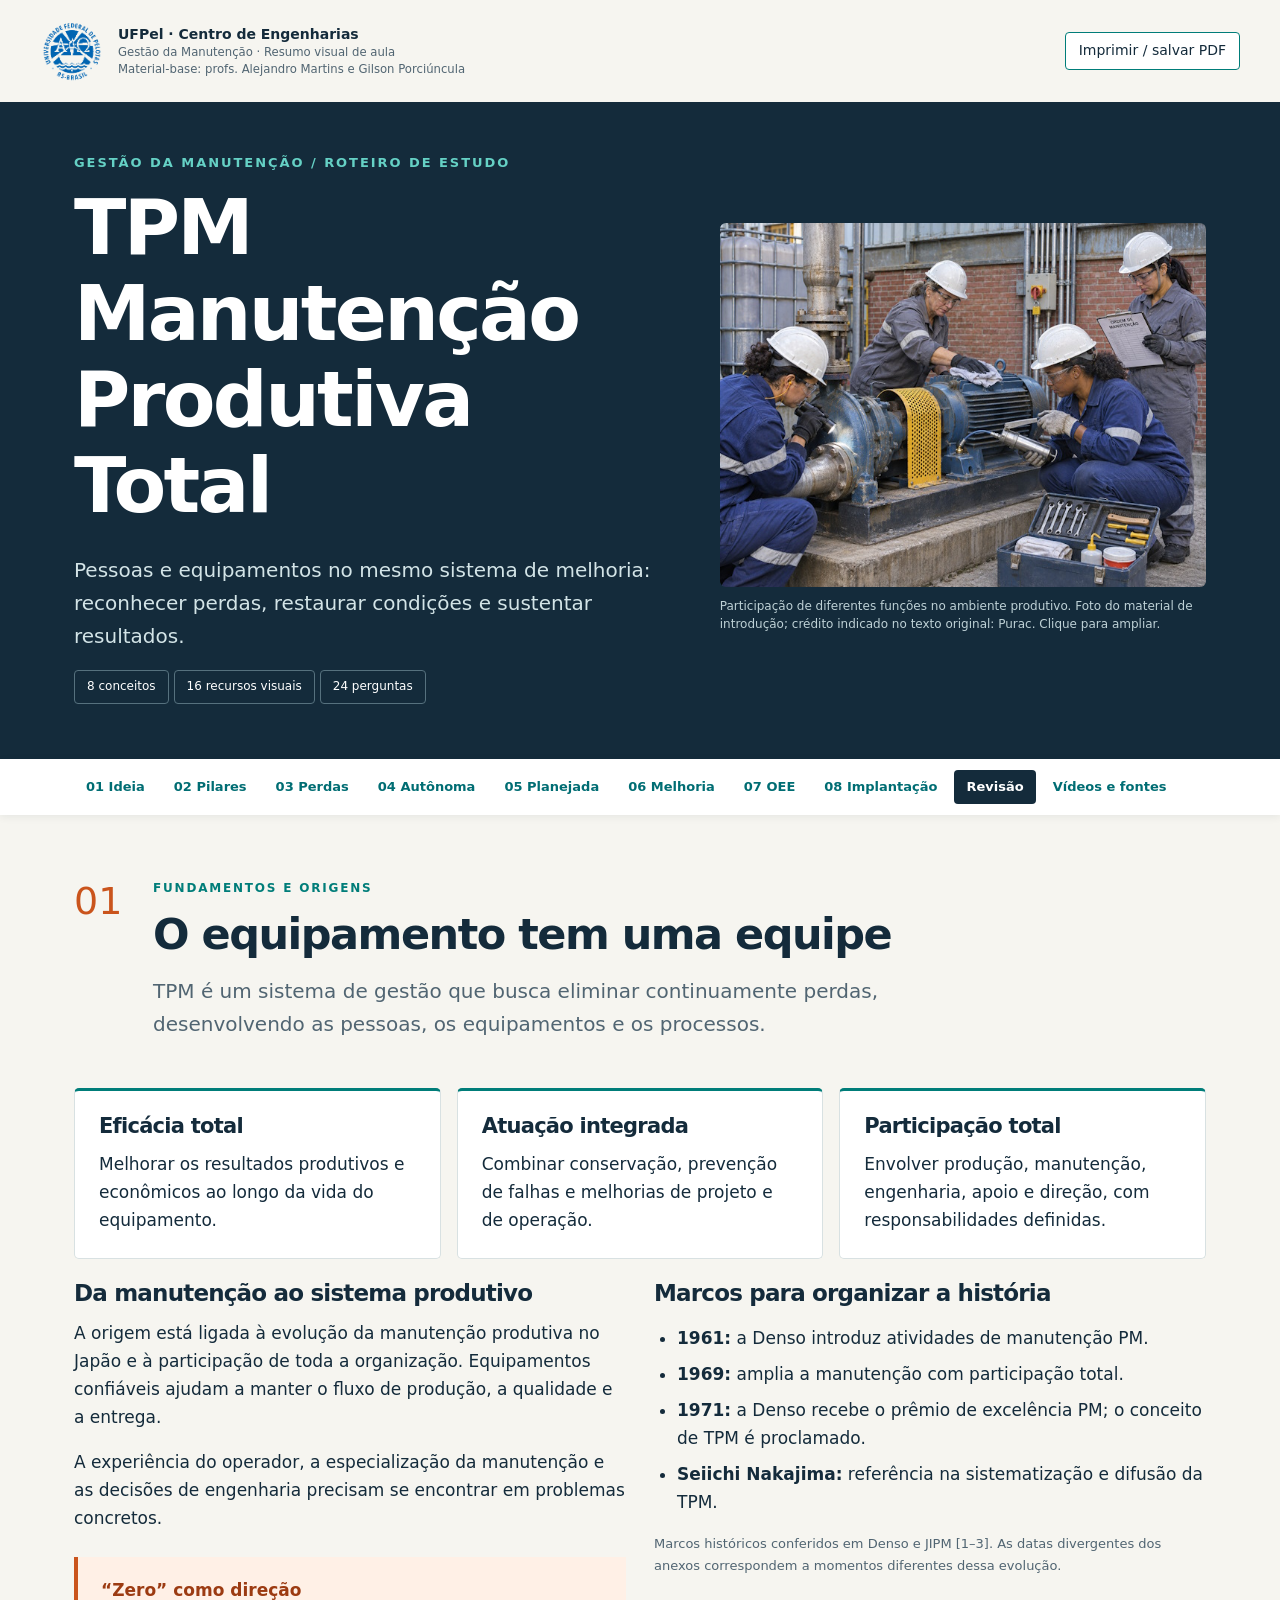
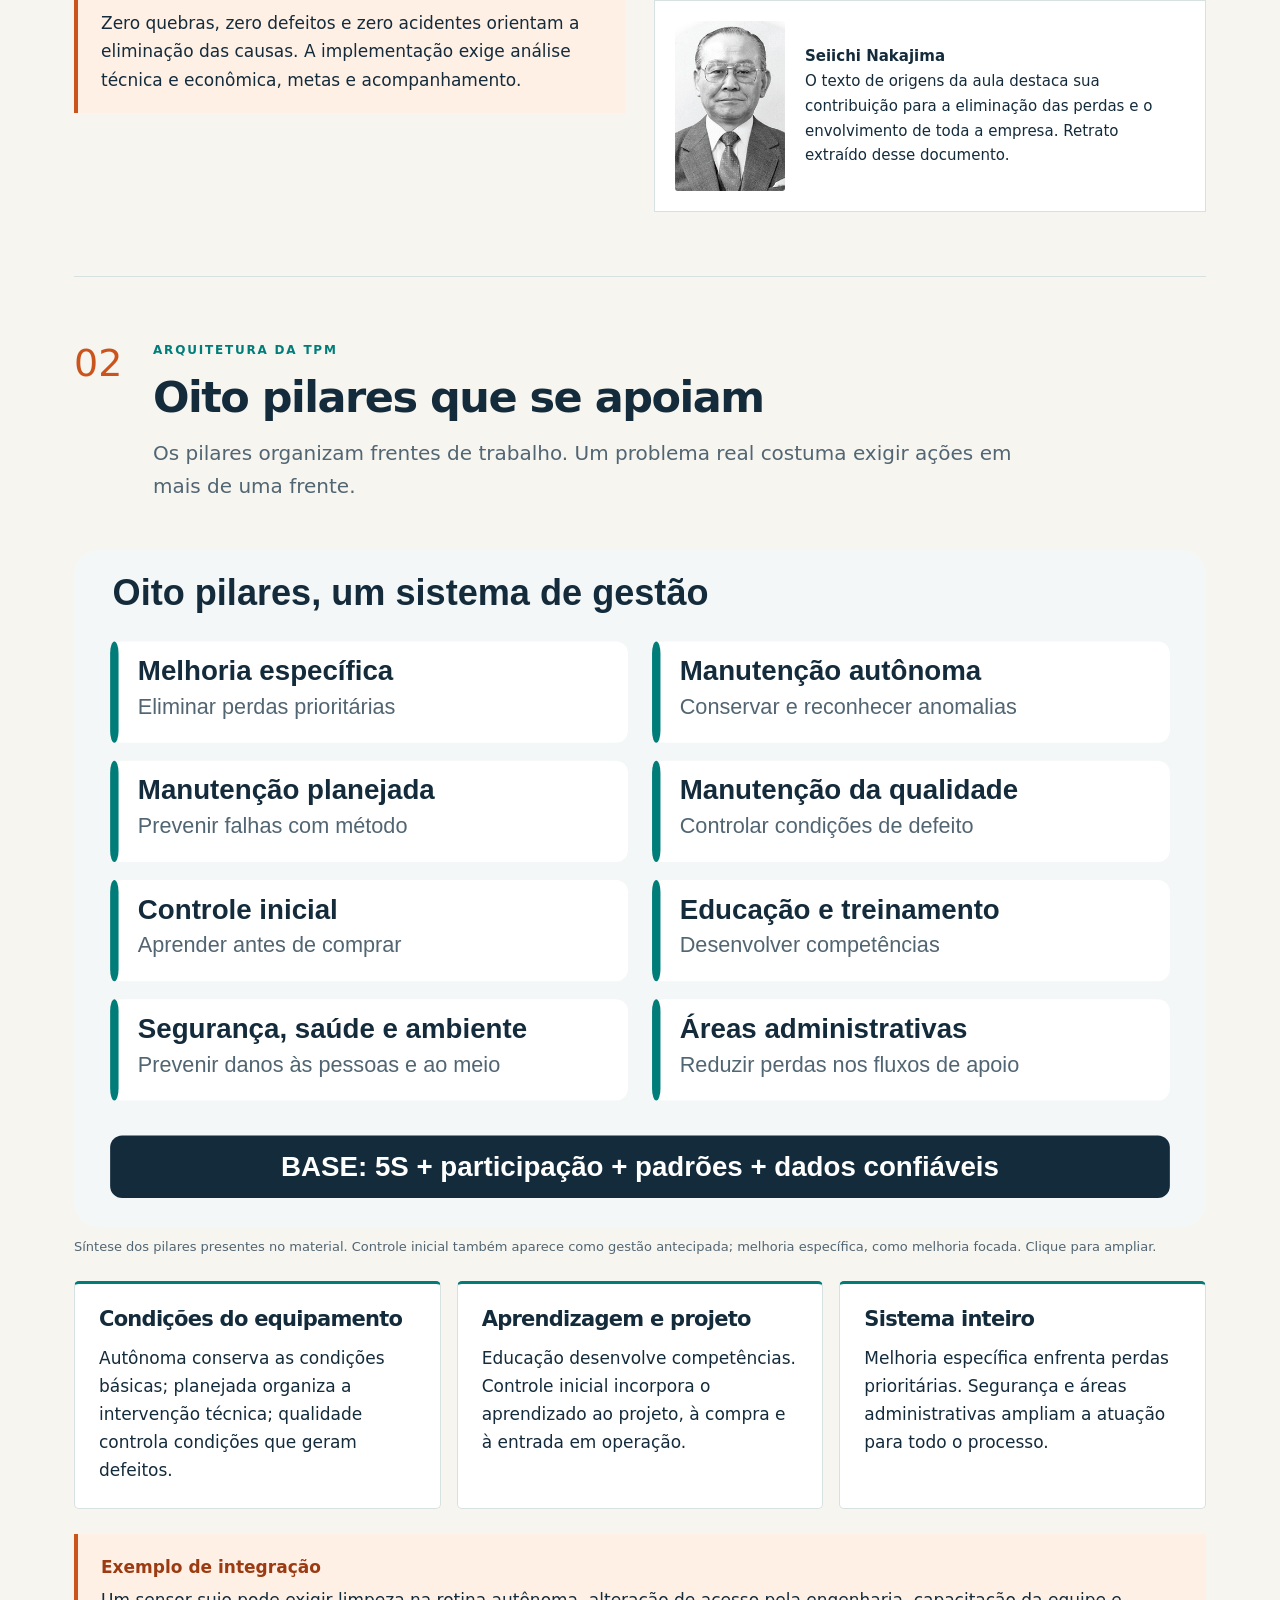
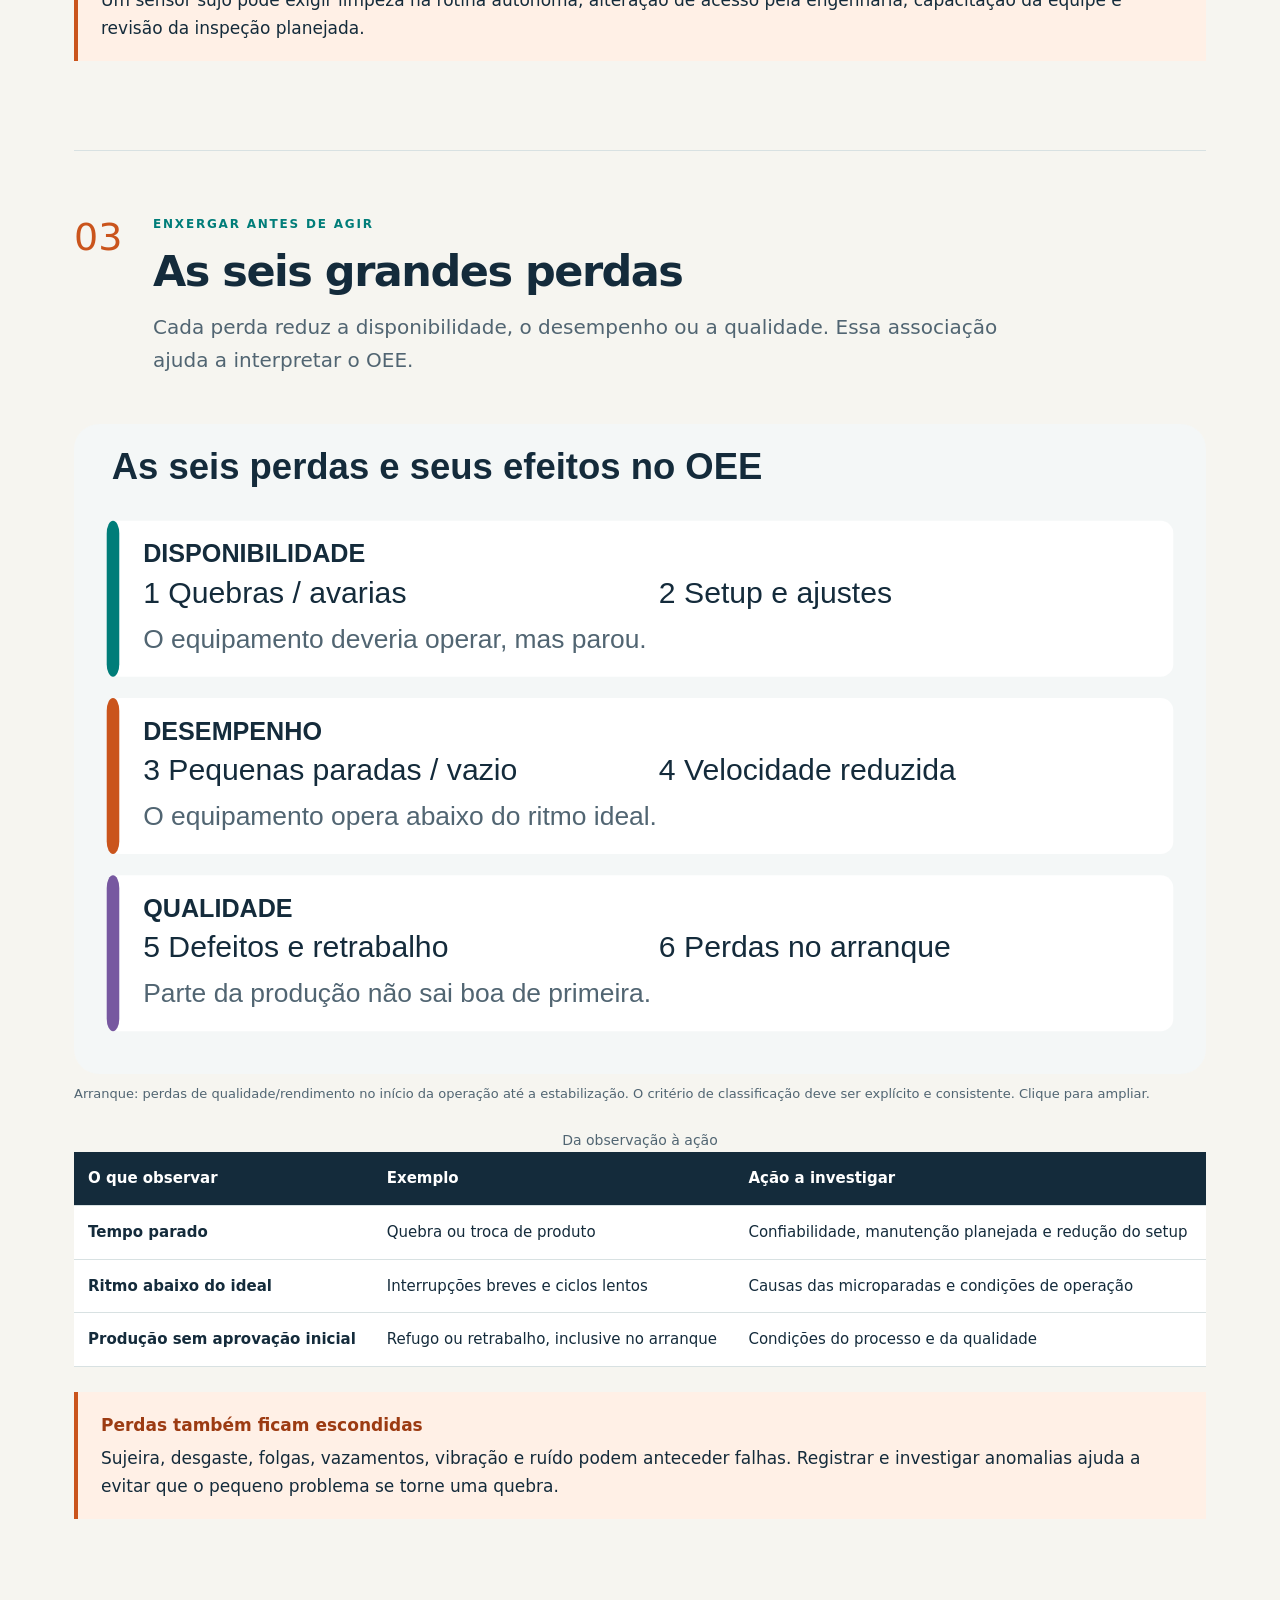
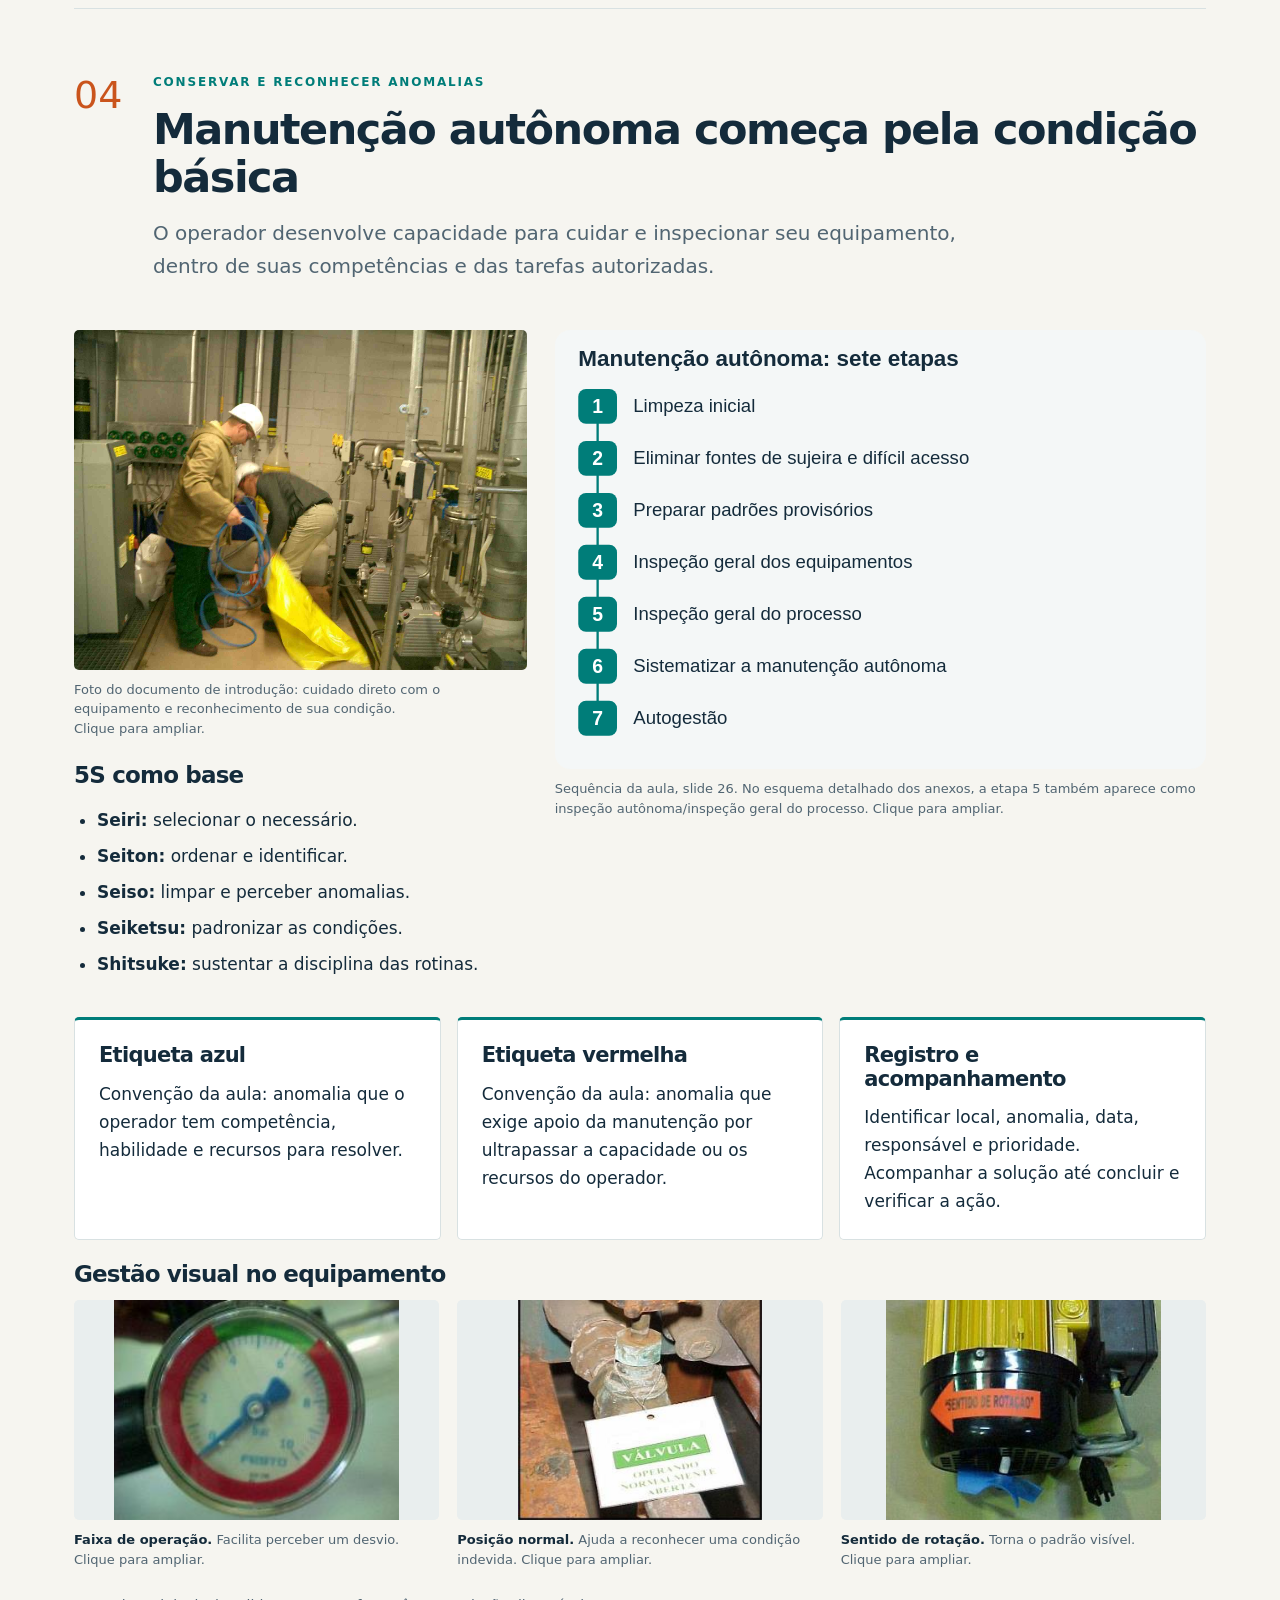
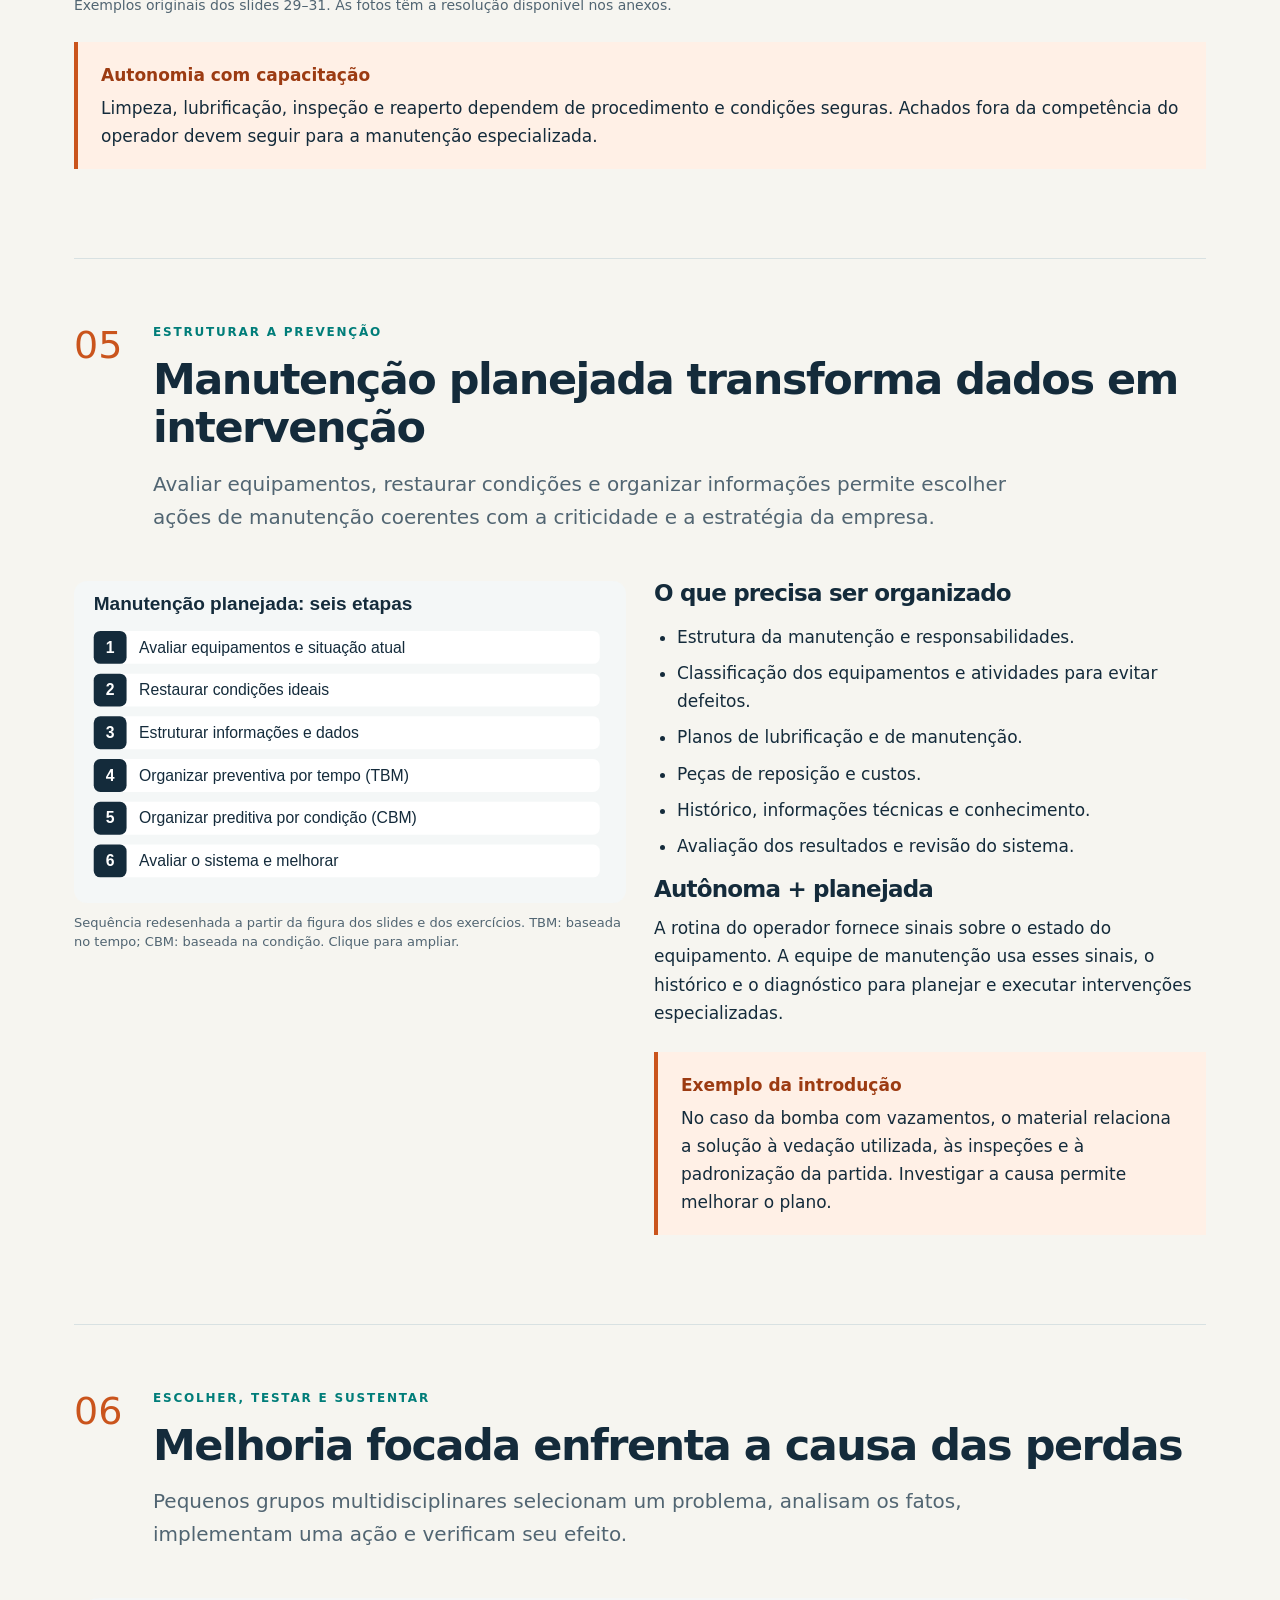
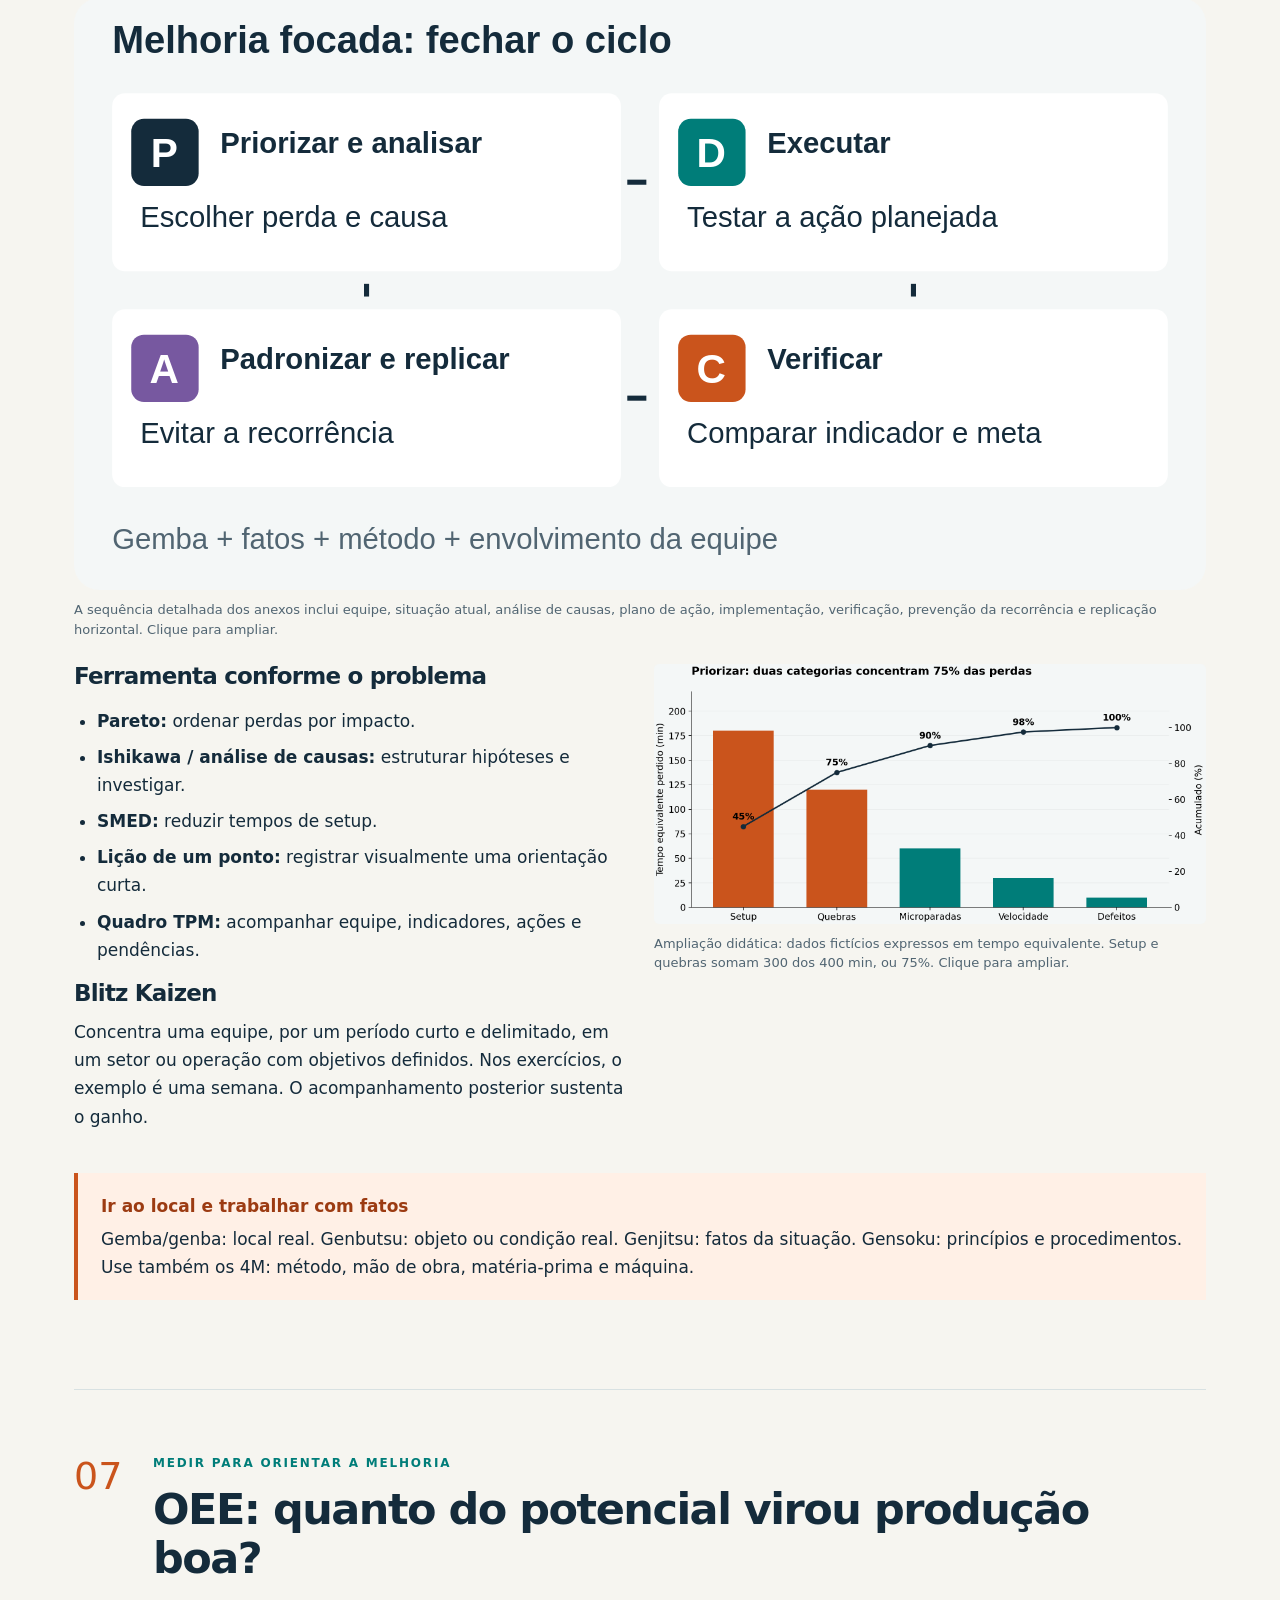
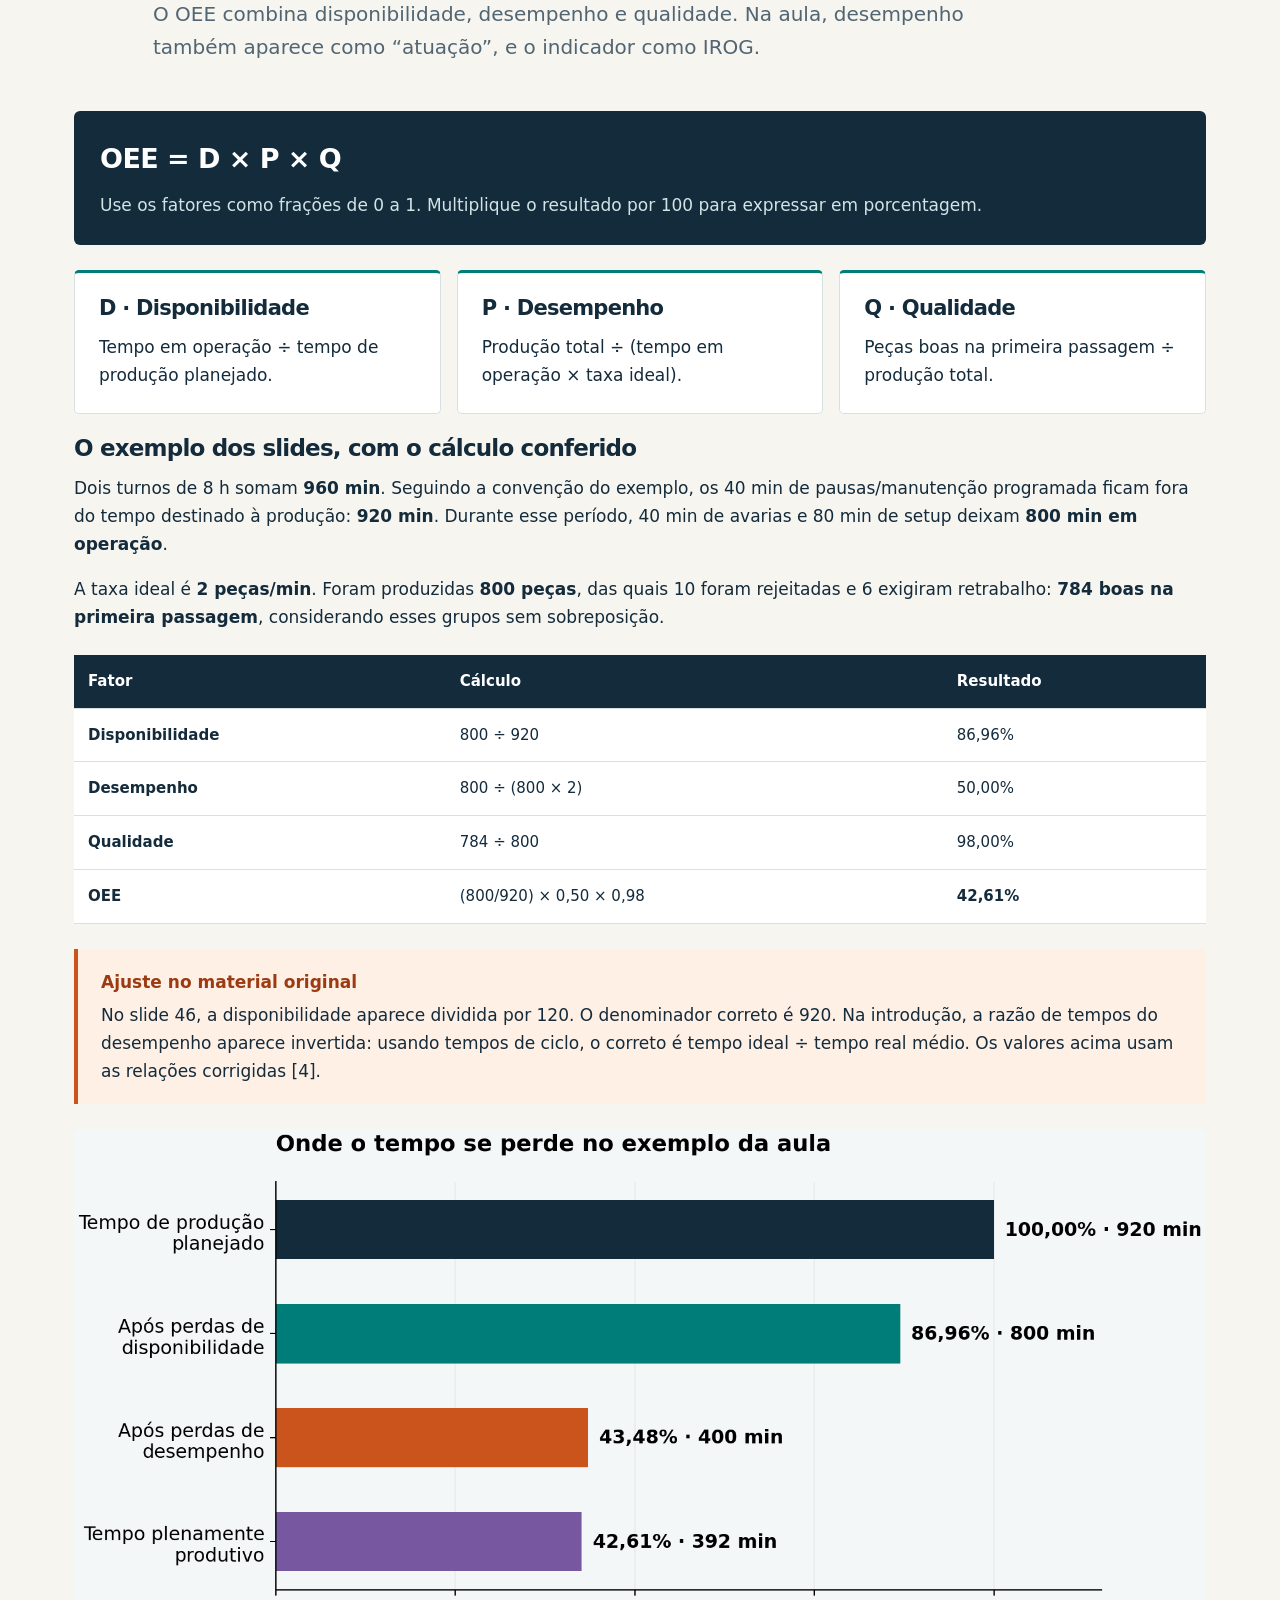
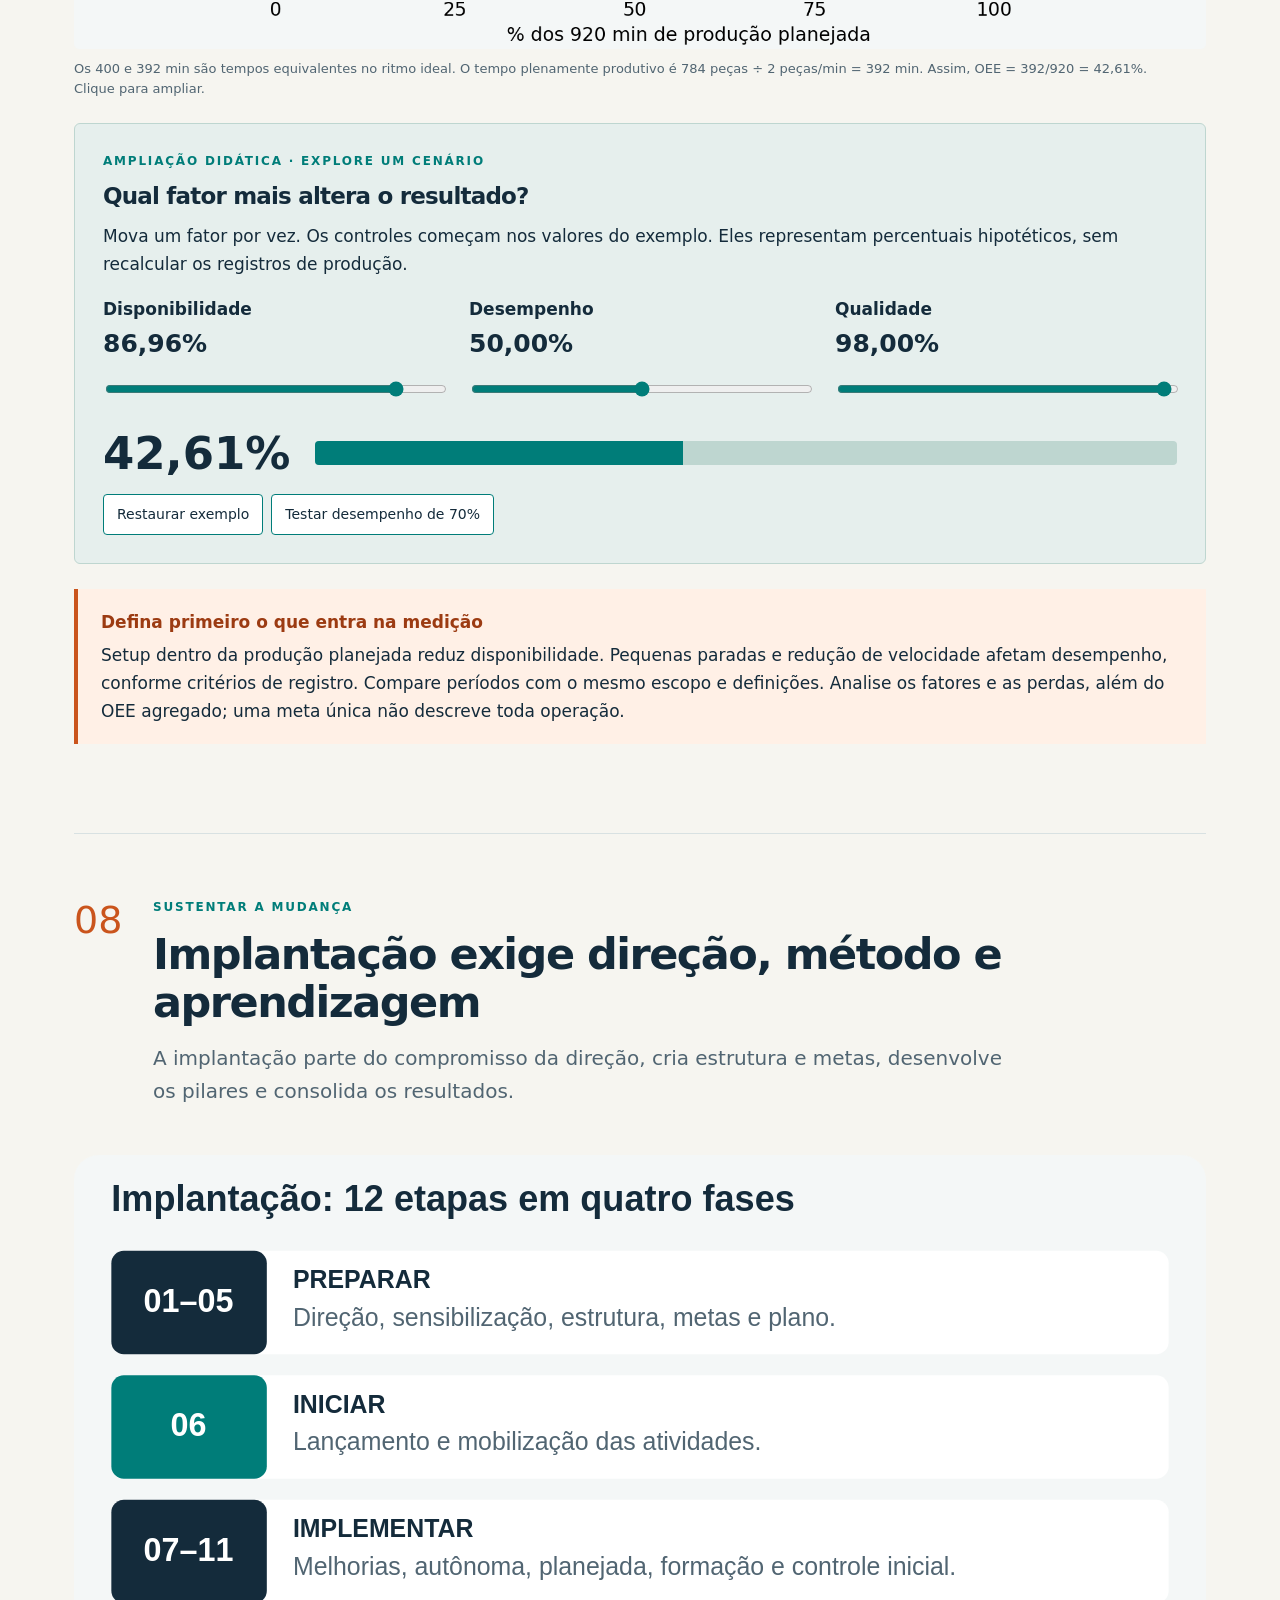
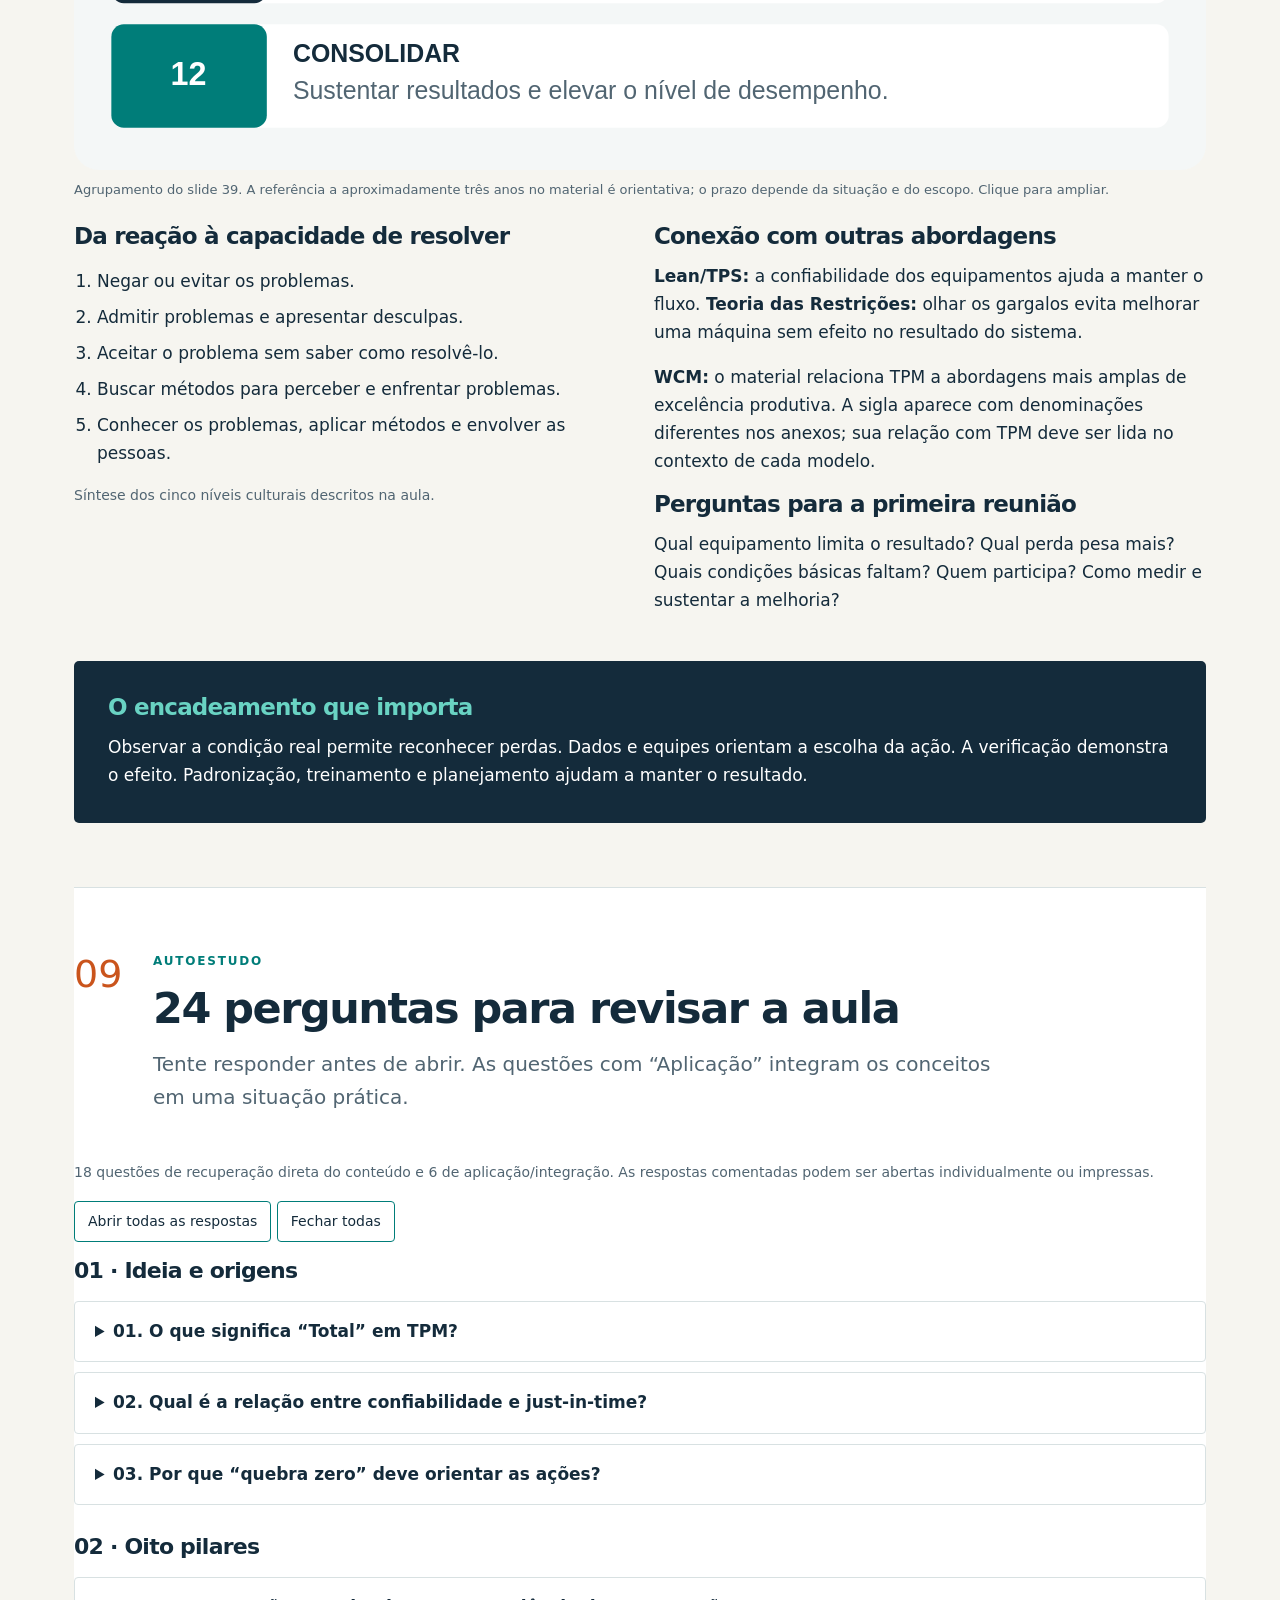
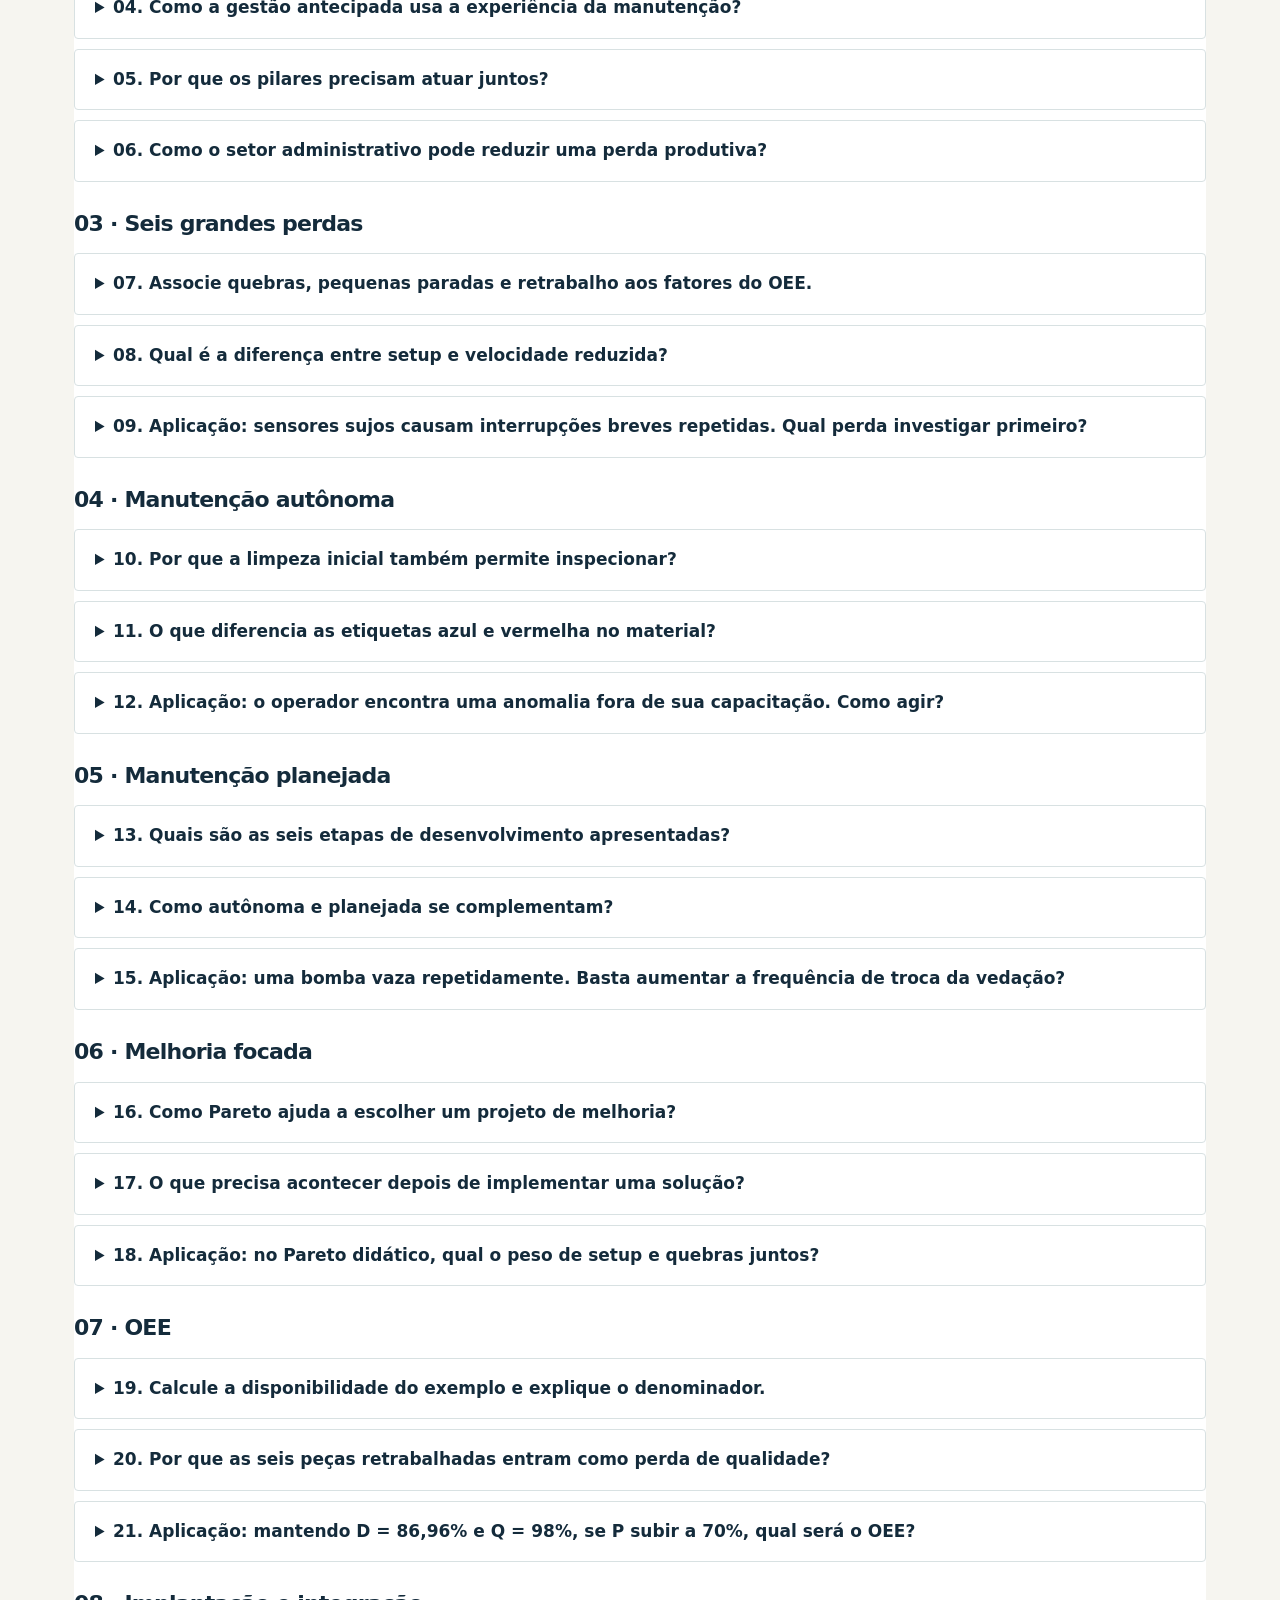
<file: tpm/index.html>
<!doctype html><html lang="pt-BR"><head><meta charset="utf-8"><meta name="viewport" content="width=device-width,initial-scale=1"><meta name="description" content="Resumo visual de TPM: oito pilares, seis grandes perdas, manutenção autônoma e planejada, OEE, implantação e revisão."><title>TPM · Manutenção Produtiva Total | UFPel</title><style>
:root{--ink:#142b3b;--teal:#007d79;--orange:#ca541c;--muted:#516572;--paper:#f6f5f0;--line:#d8e1e2;--white:#fff;scroll-behavior:smooth}*{box-sizing:border-box}body{margin:0;background:var(--paper);color:var(--ink);font:17px/1.65 system-ui,-apple-system,"Segoe UI",sans-serif}a{color:#006d73;text-underline-offset:4px}a:focus-visible,button:focus-visible,input:focus-visible,summary:focus-visible{outline:3px solid var(--orange);outline-offset:4px}h1,h2,h3,p,figure{margin-top:0}h1,h2,h3{line-height:1.12;letter-spacing:-.035em}h1{font-size:clamp(46px,6vw,82px);margin-bottom:25px;max-width:900px}h2{font-size:clamp(29px,4vw,43px);margin-bottom:16px}h3{font-size:23px;margin-bottom:12px}p{margin-bottom:17px}.wrap{max-width:1200px;margin:auto;padding:0 34px}.brand{display:flex;align-items:center;gap:16px;padding:20px 0;font-size:14px;line-height:1.4}.brand img{width:62px;height:62px;object-fit:contain}.brand small{display:block;color:var(--muted)}.hero{background:var(--ink);color:white;padding:50px 0 55px;overflow:hidden}.hero .wrap{display:grid;grid-template-columns:1.25fr 1fr;gap:38px;align-items:center}.hero p{color:#d3e4e7;font-size:20px}.hero .eyebrow{color:#65d1c5;font-size:13px}.hero figure{margin:0}.hero img{display:block;width:100%;border-radius:6px;aspect-ratio:4/3;object-fit:cover}.hero figcaption{color:#bed1d6;font-size:12px}.eyebrow{text-transform:uppercase;font-size:12px;letter-spacing:.15em;font-weight:800;color:var(--teal);margin-bottom:12px}.hero .tag{display:inline-block;padding:6px 12px;border:1px solid #56717e;border-radius:4px;font-size:12px;margin-right:5px;color:white}.nav{position:sticky;top:0;background:#fff;z-index:20;box-shadow:0 2px 8px #142b3b12}.nav .wrap{display:flex;gap:5px;overflow-x:auto;padding-top:11px;padding-bottom:11px}.nav a{font-size:13px;white-space:nowrap;padding:6px 12px;text-decoration:none;font-weight:650;border-radius:4px}.nav a:hover{background:#edf5f4}.nav a.active{background:var(--ink);color:white}section{padding:64px 0;border-bottom:1px solid var(--line);scroll-margin-top:76px}.section-head{display:flex;align-items:flex-start;gap:24px;margin-bottom:30px}.num{font-size:38px;font-weight:300;color:var(--orange);line-height:1.2;min-width:55px}.lead{font-size:20px;color:var(--muted);max-width:870px}.grid{display:grid;grid-template-columns:1fr 1fr;gap:28px;align-items:start}.grid.wide{grid-template-columns:.82fr 1.18fr}.cards{display:grid;grid-template-columns:repeat(3,1fr);gap:16px;margin:22px 0}.card{background:white;padding:24px;border:1px solid var(--line);border-top:3px solid var(--teal);border-radius:5px}.card p:last-child{margin-bottom:0}.card h3{font-size:21px}.callout{border-left:4px solid var(--orange);padding:19px 23px;background:#fff0e6;margin:25px 0}.callout p{margin:5px 0 0}.callout strong{color:#9c3b12}figure{margin:0 0 25px}figure img{display:block;width:100%;height:auto;border-radius:5px}figcaption{font-size:13px;color:var(--muted);margin-top:10px;line-height:1.5}.zoom{white-space:nowrap}.portrait{display:grid;grid-template-columns:110px 1fr;gap:20px;align-items:center;background:#fff;padding:20px;border:1px solid var(--line);margin-top:24px}.portrait img{width:100%;border-radius:3px}.portrait p{font-size:15px;margin:0}.small{font-size:14px;color:var(--muted)}ul,ol{padding-left:23px}li{margin-bottom:8px}.photo-strip{display:grid;grid-template-columns:repeat(3,1fr);gap:18px}.photo-strip img{height:220px;object-fit:contain;background:#e9eeee}.caption-title{font-weight:700;color:var(--ink)}.table-scroll{overflow:auto;margin:24px 0}table{border-collapse:collapse;width:100%;background:white;font-size:15px}th,td{padding:14px;text-align:left;border-bottom:1px solid var(--line);vertical-align:top}th{background:var(--ink);color:white}td:first-child{font-weight:700}code{background:#e9eeee;padding:2px 5px;border-radius:3px;font-size:.95em}.formula{background:var(--ink);color:white;border-radius:6px;padding:26px;margin:25px 0}.formula strong{font-size:27px;letter-spacing:-.02em}.formula p{margin:10px 0 0;color:#d1e3e5}.metrics{display:grid;grid-template-columns:repeat(4,1fr);gap:12px;margin:25px 0}.metric{padding:20px;background:#fff;border:1px solid var(--line)}.metric b{display:block;font-size:30px;color:var(--teal);letter-spacing:-.04em}.metric span{font-size:13px;font-weight:650}.sim{padding:28px;background:#e6efed;border:1px solid #bed6d0;border-radius:6px}.sliders{display:grid;grid-template-columns:repeat(3,1fr);gap:24px}.sliders label{font-weight:700;display:block}.sliders input{width:100%;accent-color:var(--teal);margin-top:17px}.sliders output{display:block;font-size:25px}.sim-result{display:flex;align-items:center;gap:25px;margin-top:26px}.sim-result strong{font-size:45px;line-height:1}.meter{flex:1;background:#bed6d0;height:24px;overflow:hidden;border-radius:4px}.meter div{height:100%;background:var(--teal);width:42.61%}.sim-actions{display:flex;gap:8px;flex-wrap:wrap;margin-top:18px}button{font:inherit;font-size:14px;border:1px solid var(--teal);background:white;border-radius:4px;padding:8px 13px;color:var(--ink);cursor:pointer}button:hover{background:var(--ink);color:white}.review{background:#fff}.qgroup{margin-bottom:30px}.qgroup h3{margin-bottom:17px;font-size:22px}details{border:1px solid var(--line);border-radius:4px;margin-bottom:10px;background:white}summary{padding:17px 20px;cursor:pointer;font-weight:650;line-height:1.5}details[open] summary{border-bottom:1px solid var(--line)}details p{padding:17px 20px;margin:0;color:var(--muted)}.video-list{display:grid;grid-template-columns:repeat(2,1fr);gap:16px}.video{background:white;border:1px solid var(--line);padding:23px}.video h3{font-size:21px}.video p{font-size:15px}.video a{font-weight:700}.sources li{font-size:14px}.synthesis{background:var(--ink);padding:34px;color:white;margin-top:30px;border-radius:5px}.synthesis h3{color:#69d3c3}.synthesis p{margin:0}.footer{padding:30px 0 45px;font-size:13px;color:var(--muted)}.toplink{float:right}.print{margin-left:auto;white-space:nowrap}.skip{position:absolute;top:-100px}.skip:focus{top:10px;z-index:40;background:white;padding:10px}.widefigure{max-width:1000px;margin:20px auto}.source-note{font-size:13px;color:var(--muted);margin-top:12px}@media(max-width:850px){.hero .wrap,.grid,.grid.wide{grid-template-columns:1fr}.hero .wrap{gap:22px}.hero figure{max-width:620px}.cards{grid-template-columns:1fr 1fr}.metrics{grid-template-columns:1fr 1fr}.wrap{padding-left:22px;padding-right:22px}.hero{padding:32px 0}.hero img{aspect-ratio:16/9}.print{display:none}}@media(max-width:550px){body{font-size:16px}.wrap{padding-left:18px;padding-right:18px}section{padding:42px 0}.section-head{gap:14px}.num{min-width:35px;font-size:28px}.lead{font-size:18px}.cards,.photo-strip,.video-list{grid-template-columns:1fr}.sliders{grid-template-columns:1fr;gap:12px}.sliders label{display:flex;justify-content:space-between;align-items:center;flex-wrap:wrap}.sliders input{flex-basis:100%;margin:7px 0 15px}.sliders output{font-size:20px}.sim{padding:20px}.sim-result{gap:15px}.sim-result strong{font-size:34px}.photo-strip{grid-template-columns:repeat(3,1fr);gap:10px}.photo-strip img{height:125px}.photo-strip figcaption{font-size:12px}.brand{font-size:12px}.portrait{grid-template-columns:85px 1fr}.metrics{gap:8px}.metric{padding:15px}.metric b{font-size:27px}}@media print{body{font:11pt/1.45 Arial;background:white;color:black}.nav,.sim,.print,.zoom,.toplink{display:none}.wrap{max-width:none;padding:0}.hero{background:white;color:black;padding:10px 0}.hero p,.hero figcaption{color:#333}.hero .wrap{grid-template-columns:1.3fr 1fr}h1{font-size:34pt}h2{font-size:23pt}.hero .tag{color:black;border-color:#aaa}section{padding:24px 0}.card,figure,.callout,details,.qgroup,.metrics{break-inside:avoid}.cards{grid-template-columns:repeat(2,1fr)}.grid{gap:18px}a{color:black}.synthesis{background:#eee;color:black}.synthesis h3{color:black}details p{display:block!important}.review{break-before:page}.section-head{margin-bottom:12px}.lead{font-size:13pt}figcaption{font-size:9pt}.brand img{width:45px;height:45px}}
</style></head><body><a class="skip" href="#ideia">Ir para o conteúdo</a><div class="wrap brand"><img src="img/ufpel.png" alt="Universidade Federal de Pelotas"><div><strong>UFPel · Centro de Engenharias</strong><small>Gestão da Manutenção · Resumo visual de aula<br>Material-base: profs. Alejandro Martins e Gilson Porciúncula</small></div><button class="print" onclick="window.print()">Imprimir / salvar PDF</button></div><header class="hero" id="topo"><div class="wrap"><div><p class="eyebrow">Gestão da manutenção / roteiro de estudo</p><h1>TPM<br>Manutenção<br>Produtiva Total</h1><p>Pessoas e equipamentos no mesmo sistema de melhoria: reconhecer perdas, restaurar condições e sustentar resultados.</p><span class="tag">8 conceitos</span><span class="tag">16 recursos visuais</span><span class="tag">24 perguntas</span></div><figure class=""><a href="img/equipe_tpm.jpg" target="_blank" rel="noopener" aria-label="Ampliar: Equipe industrial reunida junto ao equipamento"><img src="img/equipe_tpm.jpg" alt="Equipe industrial reunida junto ao equipamento" loading="lazy"></a><figcaption>Participação de diferentes funções no ambiente produtivo. Foto do material de introdução; crédito indicado no texto original: Purac. <span class="zoom">Clique para ampliar.</span></figcaption></figure></div></header><nav class="nav" aria-label="Conteúdo da aula"><div class="wrap"><a href="#ideia">01 Ideia</a><a href="#pilares">02 Pilares</a><a href="#perdas">03 Perdas</a><a href="#autonoma">04 Autônoma</a><a href="#planejada">05 Planejada</a><a href="#melhoria">06 Melhoria</a><a href="#oee">07 OEE</a><a href="#implantacao">08 Implantação</a><a href="#revisao">Revisão</a><a href="#fontes">Vídeos e fontes</a></div></nav><main class="wrap"><section id="ideia"><div class="section-head"><span class="num">01</span><div><p class="eyebrow">Fundamentos e origens</p><h2>O equipamento tem uma equipe</h2><p class="lead">TPM é um sistema de gestão que busca eliminar continuamente perdas, desenvolvendo as pessoas, os equipamentos e os processos.</p></div></div><div class="cards"><article class="card"><h3>Eficácia total</h3><p>Melhorar os resultados produtivos e econômicos ao longo da vida do equipamento.</p></article><article class="card"><h3>Atuação integrada</h3><p>Combinar conservação, prevenção de falhas e melhorias de projeto e de operação.</p></article><article class="card"><h3>Participação total</h3><p>Envolver produção, manutenção, engenharia, apoio e direção, com responsabilidades definidas.</p></article></div><div class="grid"><div><h3>Da manutenção ao sistema produtivo</h3><p>A origem está ligada à evolução da manutenção produtiva no Japão e à participação de toda a organização. Equipamentos confiáveis ajudam a manter o fluxo de produção, a qualidade e a entrega.</p><p>A experiência do operador, a especialização da manutenção e as decisões de engenharia precisam se encontrar em problemas concretos.</p><aside class="callout"><strong>“Zero” como direção</strong><p>Zero quebras, zero defeitos e zero acidentes orientam a eliminação das causas. A implementação exige análise técnica e econômica, metas e acompanhamento.</p></aside></div><div><h3>Marcos para organizar a história</h3><ul><li><strong>1961:</strong> a Denso introduz atividades de manutenção PM.</li><li><strong>1969:</strong> amplia a manutenção com participação total.</li><li><strong>1971:</strong> a Denso recebe o prêmio de excelência PM; o conceito de TPM é proclamado.</li><li><strong>Seiichi Nakajima:</strong> referência na sistematização e difusão da TPM.</li></ul><p class="source-note">Marcos históricos conferidos em Denso e JIPM [1–3]. As datas divergentes dos anexos correspondem a momentos diferentes dessa evolução.</p><div class="portrait"><img src="img/seiichi_nakajima.jpg" alt="Retrato de Seiichi Nakajima"><p><strong>Seiichi Nakajima</strong><br>O texto de origens da aula destaca sua contribuição para a eliminação das perdas e o envolvimento de toda a empresa. Retrato extraído desse documento.</p></div></div></div></section><section id="pilares"><div class="section-head"><span class="num">02</span><div><p class="eyebrow">Arquitetura da TPM</p><h2>Oito pilares que se apoiam</h2><p class="lead">Os pilares organizam frentes de trabalho. Um problema real costuma exigir ações em mais de uma frente.</p></div></div><figure class=""><a href="img/oito_pilares.svg" target="_blank" rel="noopener" aria-label="Ampliar: Oito pilares da TPM, apoiados em 5S, participação, padrões e dados"><img src="img/oito_pilares.svg" alt="Oito pilares da TPM, apoiados em 5S, participação, padrões e dados" loading="lazy"></a><figcaption>Síntese dos pilares presentes no material. Controle inicial também aparece como gestão antecipada; melhoria específica, como melhoria focada. <span class="zoom">Clique para ampliar.</span></figcaption></figure><div class="cards"><article class="card"><h3>Condições do equipamento</h3><p>Autônoma conserva as condições básicas; planejada organiza a intervenção técnica; qualidade controla condições que geram defeitos.</p></article><article class="card"><h3>Aprendizagem e projeto</h3><p>Educação desenvolve competências. Controle inicial incorpora o aprendizado ao projeto, à compra e à entrada em operação.</p></article><article class="card"><h3>Sistema inteiro</h3><p>Melhoria específica enfrenta perdas prioritárias. Segurança e áreas administrativas ampliam a atuação para todo o processo.</p></article></div><aside class="callout"><strong>Exemplo de integração</strong><p>Um sensor sujo pode exigir limpeza na rotina autônoma, alteração de acesso pela engenharia, capacitação da equipe e revisão da inspeção planejada.</p></aside></section><section id="perdas"><div class="section-head"><span class="num">03</span><div><p class="eyebrow">Enxergar antes de agir</p><h2>As seis grandes perdas</h2><p class="lead">Cada perda reduz a disponibilidade, o desempenho ou a qualidade. Essa associação ajuda a interpretar o OEE.</p></div></div><figure class=""><a href="img/seis_perdas.svg" target="_blank" rel="noopener" aria-label="Ampliar: Quebras e setup reduzem disponibilidade; pequenas paradas e velocidade reduzida afetam desempenho; defeitos e arranque afetam qualidade"><img src="img/seis_perdas.svg" alt="Quebras e setup reduzem disponibilidade; pequenas paradas e velocidade reduzida afetam desempenho; defeitos e arranque afetam qualidade" loading="lazy"></a><figcaption>Arranque: perdas de qualidade/rendimento no início da operação até a estabilização. O critério de classificação deve ser explícito e consistente. <span class="zoom">Clique para ampliar.</span></figcaption></figure><div class="table-scroll"><table><caption class="small">Da observação à ação</caption><thead><tr><th>O que observar</th><th>Exemplo</th><th>Ação a investigar</th></tr></thead><tbody><tr><td>Tempo parado</td><td>Quebra ou troca de produto</td><td>Confiabilidade, manutenção planejada e redução do setup</td></tr><tr><td>Ritmo abaixo do ideal</td><td>Interrupções breves e ciclos lentos</td><td>Causas das microparadas e condições de operação</td></tr><tr><td>Produção sem aprovação inicial</td><td>Refugo ou retrabalho, inclusive no arranque</td><td>Condições do processo e da qualidade</td></tr></tbody></table></div><aside class="callout"><strong>Perdas também ficam escondidas</strong><p>Sujeira, desgaste, folgas, vazamentos, vibração e ruído podem anteceder falhas. Registrar e investigar anomalias ajuda a evitar que o pequeno problema se torne uma quebra.</p></aside></section><section id="autonoma"><div class="section-head"><span class="num">04</span><div><p class="eyebrow">Conservar e reconhecer anomalias</p><h2>Manutenção autônoma começa pela condição básica</h2><p class="lead">O operador desenvolve capacidade para cuidar e inspecionar seu equipamento, dentro de suas competências e das tarefas autorizadas.</p></div></div><div class="grid wide"><div><figure class=""><a href="img/inspecao_limpeza.jpg" target="_blank" rel="noopener" aria-label="Ampliar: Trabalhadores executando atividades junto à instalação industrial"><img src="img/inspecao_limpeza.jpg" alt="Trabalhadores executando atividades junto à instalação industrial" loading="lazy"></a><figcaption>Foto do documento de introdução: cuidado direto com o equipamento e reconhecimento de sua condição. <span class="zoom">Clique para ampliar.</span></figcaption></figure><h3>5S como base</h3><ul><li><strong>Seiri:</strong> selecionar o necessário.</li><li><strong>Seiton:</strong> ordenar e identificar.</li><li><strong>Seiso:</strong> limpar e perceber anomalias.</li><li><strong>Seiketsu:</strong> padronizar as condições.</li><li><strong>Shitsuke:</strong> sustentar a disciplina das rotinas.</li></ul></div><div><figure class=""><a href="img/autonoma.svg" target="_blank" rel="noopener" aria-label="Ampliar: Sete etapas de manutenção autônoma: da limpeza inicial à autogestão"><img src="img/autonoma.svg" alt="Sete etapas de manutenção autônoma: da limpeza inicial à autogestão" loading="lazy"></a><figcaption>Sequência da aula, slide 26. No esquema detalhado dos anexos, a etapa 5 também aparece como inspeção autônoma/inspeção geral do processo. <span class="zoom">Clique para ampliar.</span></figcaption></figure></div></div><div class="cards"><article class="card"><h3>Etiqueta azul</h3><p>Convenção da aula: anomalia que o operador tem competência, habilidade e recursos para resolver.</p></article><article class="card"><h3>Etiqueta vermelha</h3><p>Convenção da aula: anomalia que exige apoio da manutenção por ultrapassar a capacidade ou os recursos do operador.</p></article><article class="card"><h3>Registro e acompanhamento</h3><p>Identificar local, anomalia, data, responsável e prioridade. Acompanhar a solução até concluir e verificar a ação.</p></article></div><h3>Gestão visual no equipamento</h3><div class="photo-strip"><figure class=""><a href="img/manometro.jpg" target="_blank" rel="noopener" aria-label="Ampliar: Manômetro com faixas de referência coloridas"><img src="img/manometro.jpg" alt="Manômetro com faixas de referência coloridas" loading="lazy"></a><figcaption><span class="caption-title">Faixa de operação.</span> Facilita perceber um desvio. <span class="zoom">Clique para ampliar.</span></figcaption></figure><figure class=""><a href="img/valvula.jpg" target="_blank" rel="noopener" aria-label="Ampliar: Válvula identificada com etiqueta de condição normal"><img src="img/valvula.jpg" alt="Válvula identificada com etiqueta de condição normal" loading="lazy"></a><figcaption><span class="caption-title">Posição normal.</span> Ajuda a reconhecer uma condição indevida. <span class="zoom">Clique para ampliar.</span></figcaption></figure><figure class=""><a href="img/motor_rotacao.jpg" target="_blank" rel="noopener" aria-label="Ampliar: Motor com identificação do sentido de rotação"><img src="img/motor_rotacao.jpg" alt="Motor com identificação do sentido de rotação" loading="lazy"></a><figcaption><span class="caption-title">Sentido de rotação.</span> Torna o padrão visível. <span class="zoom">Clique para ampliar.</span></figcaption></figure></div><p class="small">Exemplos originais dos slides 29–31. As fotos têm a resolução disponível nos anexos.</p><aside class="callout"><strong>Autonomia com capacitação</strong><p>Limpeza, lubrificação, inspeção e reaperto dependem de procedimento e condições seguras. Achados fora da competência do operador devem seguir para a manutenção especializada.</p></aside></section><section id="planejada"><div class="section-head"><span class="num">05</span><div><p class="eyebrow">Estruturar a prevenção</p><h2>Manutenção planejada transforma dados em intervenção</h2><p class="lead">Avaliar equipamentos, restaurar condições e organizar informações permite escolher ações de manutenção coerentes com a criticidade e a estratégia da empresa.</p></div></div><div class="grid"><div><figure class=""><a href="img/planejada.svg" target="_blank" rel="noopener" aria-label="Ampliar: Seis etapas de desenvolvimento da manutenção planejada"><img src="img/planejada.svg" alt="Seis etapas de desenvolvimento da manutenção planejada" loading="lazy"></a><figcaption>Sequência redesenhada a partir da figura dos slides e dos exercícios. TBM: baseada no tempo; CBM: baseada na condição. <span class="zoom">Clique para ampliar.</span></figcaption></figure></div><div><h3>O que precisa ser organizado</h3><ul><li>Estrutura da manutenção e responsabilidades.</li><li>Classificação dos equipamentos e atividades para evitar defeitos.</li><li>Planos de lubrificação e de manutenção.</li><li>Peças de reposição e custos.</li><li>Histórico, informações técnicas e conhecimento.</li><li>Avaliação dos resultados e revisão do sistema.</li></ul><h3>Autônoma + planejada</h3><p>A rotina do operador fornece sinais sobre o estado do equipamento. A equipe de manutenção usa esses sinais, o histórico e o diagnóstico para planejar e executar intervenções especializadas.</p><aside class="callout"><strong>Exemplo da introdução</strong><p>No caso da bomba com vazamentos, o material relaciona a solução à vedação utilizada, às inspeções e à padronização da partida. Investigar a causa permite melhorar o plano.</p></aside></div></div></section><section id="melhoria"><div class="section-head"><span class="num">06</span><div><p class="eyebrow">Escolher, testar e sustentar</p><h2>Melhoria focada enfrenta a causa das perdas</h2><p class="lead">Pequenos grupos multidisciplinares selecionam um problema, analisam os fatos, implementam uma ação e verificam seu efeito.</p></div></div><figure class=""><a href="img/pdca.svg" target="_blank" rel="noopener" aria-label="Ampliar: Ciclo PDCA com priorização, execução, verificação e padronização"><img src="img/pdca.svg" alt="Ciclo PDCA com priorização, execução, verificação e padronização" loading="lazy"></a><figcaption>A sequência detalhada dos anexos inclui equipe, situação atual, análise de causas, plano de ação, implementação, verificação, prevenção da recorrência e replicação horizontal. <span class="zoom">Clique para ampliar.</span></figcaption></figure><div class="grid"><div><h3>Ferramenta conforme o problema</h3><ul><li><strong>Pareto:</strong> ordenar perdas por impacto.</li><li><strong>Ishikawa / análise de causas:</strong> estruturar hipóteses e investigar.</li><li><strong>SMED:</strong> reduzir tempos de setup.</li><li><strong>Lição de um ponto:</strong> registrar visualmente uma orientação curta.</li><li><strong>Quadro TPM:</strong> acompanhar equipe, indicadores, ações e pendências.</li></ul><h3>Blitz Kaizen</h3><p>Concentra uma equipe, por um período curto e delimitado, em um setor ou operação com objetivos definidos. Nos exercícios, o exemplo é uma semana. O acompanhamento posterior sustenta o ganho.</p></div><div><figure class=""><a href="img/pareto_didatico.png" target="_blank" rel="noopener" aria-label="Ampliar: Pareto fictício: setup 180 min, quebras 120, microparadas 60, velocidade 30 e defeitos 10"><img src="img/pareto_didatico.png" alt="Pareto fictício: setup 180 min, quebras 120, microparadas 60, velocidade 30 e defeitos 10" loading="lazy"></a><figcaption>Ampliação didática: dados fictícios expressos em tempo equivalente. Setup e quebras somam 300 dos 400 min, ou 75%. <span class="zoom">Clique para ampliar.</span></figcaption></figure></div></div><aside class="callout"><strong>Ir ao local e trabalhar com fatos</strong><p>Gemba/genba: local real. Genbutsu: objeto ou condição real. Genjitsu: fatos da situação. Gensoku: princípios e procedimentos. Use também os 4M: método, mão de obra, matéria-prima e máquina.</p></aside></section><section id="oee"><div class="section-head"><span class="num">07</span><div><p class="eyebrow">Medir para orientar a melhoria</p><h2>OEE: quanto do potencial virou produção boa?</h2><p class="lead">O OEE combina disponibilidade, desempenho e qualidade. Na aula, desempenho também aparece como “atuação”, e o indicador como IROG.</p></div></div><div class="formula"><strong>OEE = D × P × Q</strong><p>Use os fatores como frações de 0 a 1. Multiplique o resultado por 100 para expressar em porcentagem.</p></div><div class="cards"><article class="card"><h3>D · Disponibilidade</h3><p>Tempo em operação ÷ tempo de produção planejado.</p></article><article class="card"><h3>P · Desempenho</h3><p>Produção total ÷ (tempo em operação × taxa ideal).</p></article><article class="card"><h3>Q · Qualidade</h3><p>Peças boas na primeira passagem ÷ produção total.</p></article></div><h3>O exemplo dos slides, com o cálculo conferido</h3><p>Dois turnos de 8 h somam <strong>960 min</strong>. Seguindo a convenção do exemplo, os 40 min de pausas/manutenção programada ficam fora do tempo destinado à produção: <strong>920 min</strong>. Durante esse período, 40 min de avarias e 80 min de setup deixam <strong>800 min em operação</strong>.</p><p>A taxa ideal é <strong>2 peças/min</strong>. Foram produzidas <strong>800 peças</strong>, das quais 10 foram rejeitadas e 6 exigiram retrabalho: <strong>784 boas na primeira passagem</strong>, considerando esses grupos sem sobreposição.</p><div class="table-scroll"><table><thead><tr><th>Fator</th><th>Cálculo</th><th>Resultado</th></tr></thead><tbody><tr><td>Disponibilidade</td><td>800 ÷ 920</td><td>86,96%</td></tr><tr><td>Desempenho</td><td>800 ÷ (800 × 2)</td><td>50,00%</td></tr><tr><td>Qualidade</td><td>784 ÷ 800</td><td>98,00%</td></tr><tr><td>OEE</td><td>(800/920) × 0,50 × 0,98</td><td><strong>42,61%</strong></td></tr></tbody></table></div><aside class="callout"><strong>Ajuste no material original</strong><p>No slide 46, a disponibilidade aparece dividida por 120. O denominador correto é 920. Na introdução, a razão de tempos do desempenho aparece invertida: usando tempos de ciclo, o correto é tempo ideal ÷ tempo real médio. Os valores acima usam as relações corrigidas [4].</p></aside><figure class=""><a href="img/cascata_oee.png" target="_blank" rel="noopener" aria-label="Ampliar: Dos 920 minutos planejados, restam 800 após disponibilidade, 400 após desempenho e 392 minutos plenamente produtivos"><img src="img/cascata_oee.png" alt="Dos 920 minutos planejados, restam 800 após disponibilidade, 400 após desempenho e 392 minutos plenamente produtivos" loading="lazy"></a><figcaption>Os 400 e 392 min são tempos equivalentes no ritmo ideal. O tempo plenamente produtivo é 784 peças ÷ 2 peças/min = 392 min. Assim, OEE = 392/920 = 42,61%. <span class="zoom">Clique para ampliar.</span></figcaption></figure><div class="sim" id="simulador"><p class="eyebrow">Ampliação didática · explore um cenário</p><h3>Qual fator mais altera o resultado?</h3><p>Mova um fator por vez. Os controles começam nos valores do exemplo. Eles representam percentuais hipotéticos, sem recalcular os registros de produção.</p><div class="sliders"><div><label for="d">Disponibilidade <output id="vd" for="d">86,96%</output></label><input id="d" type="range" min="0" max="100" step="0.01" value="86.9565217391"></div><div><label for="p">Desempenho <output id="vp" for="p">50,00%</output></label><input id="p" type="range" min="0" max="100" step="0.01" value="50"></div><div><label for="q">Qualidade <output id="vq" for="q">98,00%</output></label><input id="q" type="range" min="0" max="100" step="0.01" value="98"></div></div><div class="sim-result"><strong id="result" aria-live="polite">42,61%</strong><div class="meter" role="presentation"><div id="fill"></div></div></div><div class="sim-actions"><button id="reset">Restaurar exemplo</button><button id="scenario">Testar desempenho de 70%</button></div><noscript><p>Ative JavaScript para usar o simulador. Todo o resumo e o exemplo resolvido permanecem disponíveis sem ele.</p></noscript></div><aside class="callout"><strong>Defina primeiro o que entra na medição</strong><p>Setup dentro da produção planejada reduz disponibilidade. Pequenas paradas e redução de velocidade afetam desempenho, conforme critérios de registro. Compare períodos com o mesmo escopo e definições. Analise os fatores e as perdas, além do OEE agregado; uma meta única não descreve toda operação.</p></aside></section><section id="implantacao"><div class="section-head"><span class="num">08</span><div><p class="eyebrow">Sustentar a mudança</p><h2>Implantação exige direção, método e aprendizagem</h2><p class="lead">A implantação parte do compromisso da direção, cria estrutura e metas, desenvolve os pilares e consolida os resultados.</p></div></div><figure class=""><a href="img/implantacao.svg" target="_blank" rel="noopener" aria-label="Ampliar: Doze etapas de implantação agrupadas em preparação, início, implementação e consolidação"><img src="img/implantacao.svg" alt="Doze etapas de implantação agrupadas em preparação, início, implementação e consolidação" loading="lazy"></a><figcaption>Agrupamento do slide 39. A referência a aproximadamente três anos no material é orientativa; o prazo depende da situação e do escopo. <span class="zoom">Clique para ampliar.</span></figcaption></figure><div class="grid"><div><h3>Da reação à capacidade de resolver</h3><ol><li>Negar ou evitar os problemas.</li><li>Admitir problemas e apresentar desculpas.</li><li>Aceitar o problema sem saber como resolvê-lo.</li><li>Buscar métodos para perceber e enfrentar problemas.</li><li>Conhecer os problemas, aplicar métodos e envolver as pessoas.</li></ol><p class="small">Síntese dos cinco níveis culturais descritos na aula.</p></div><div><h3>Conexão com outras abordagens</h3><p><strong>Lean/TPS:</strong> a confiabilidade dos equipamentos ajuda a manter o fluxo. <strong>Teoria das Restrições:</strong> olhar os gargalos evita melhorar uma máquina sem efeito no resultado do sistema.</p><p><strong>WCM:</strong> o material relaciona TPM a abordagens mais amplas de excelência produtiva. A sigla aparece com denominações diferentes nos anexos; sua relação com TPM deve ser lida no contexto de cada modelo.</p><h3>Perguntas para a primeira reunião</h3><p>Qual equipamento limita o resultado? Qual perda pesa mais? Quais condições básicas faltam? Quem participa? Como medir e sustentar a melhoria?</p></div></div><div class="synthesis"><h3>O encadeamento que importa</h3><p>Observar a condição real permite reconhecer perdas. Dados e equipes orientam a escolha da ação. A verificação demonstra o efeito. Padronização, treinamento e planejamento ajudam a manter o resultado.</p></div></section><section id="revisao" class="review"><div class="section-head"><span class="num">09</span><div><p class="eyebrow">Autoestudo</p><h2>24 perguntas para revisar a aula</h2><p class="lead">Tente responder antes de abrir. As questões com “Aplicação” integram os conceitos em uma situação prática.</p></div></div><p class="small">18 questões de recuperação direta do conteúdo e 6 de aplicação/integração. As respostas comentadas podem ser abertas individualmente ou impressas.</p><p><button id="showanswers">Abrir todas as respostas</button> <button id="hideanswers">Fechar todas</button></p><div class="qgroup"><h3>01 · Ideia e origens</h3><details><summary>01. O que significa “Total” em TPM?</summary><p>Envolve a eficácia econômica ao longo da vida do equipamento, um conjunto de atividades de prevenção e melhoria, e a participação dos departamentos e níveis hierárquicos.</p></details><details><summary>02. Qual é a relação entre confiabilidade e just-in-time?</summary><p>Falhas tornam o fluxo imprevisível. Ao reduzir quebras e defeitos, a TPM ajuda a sustentar o fluxo com menos estoques intermediários.</p></details><details><summary>03. Por que “quebra zero” deve orientar as ações?</summary><p>É uma direção de melhoria que incentiva a eliminação das causas das falhas. As decisões concretas também precisam considerar viabilidade, custo e risco.</p></details></div><div class="qgroup"><h3>02 · Oito pilares</h3><details><summary>04. Como a gestão antecipada usa a experiência da manutenção?</summary><p>Leva problemas de acesso, inspeção, limpeza, confiabilidade e manutenção ao projeto e à seleção de novos equipamentos.</p></details><details><summary>05. Por que os pilares precisam atuar juntos?</summary><p>Uma melhoria pode exigir simultaneamente limpeza autônoma, mudança no plano preventivo, treinamento e controle das condições de qualidade.</p></details><details><summary>06. Como o setor administrativo pode reduzir uma perda produtiva?</summary><p>Por exemplo, corrigindo atrasos de compra de peças ou de informações que prolongam uma parada. A tarefa de apoio afeta o fluxo da produção.</p></details></div><div class="qgroup"><h3>03 · Seis grandes perdas</h3><details><summary>07. Associe quebras, pequenas paradas e retrabalho aos fatores do OEE.</summary><p>Quebras: disponibilidade. Pequenas paradas: desempenho. Retrabalho: qualidade. A organização deve manter critérios consistentes de classificação para evitar dupla contagem.</p></details><details><summary>08. Qual é a diferença entre setup e velocidade reduzida?</summary><p>O setup consome tempo em que a produção planejada está parada para troca e ajuste. Na velocidade reduzida, o equipamento funciona abaixo do ritmo ideal.</p></details><details><summary>09. Aplicação: sensores sujos causam interrupções breves repetidas. Qual perda investigar primeiro?</summary><p>Pequenas paradas, ligadas ao desempenho. Investigar a sujeira como causa e avaliar limpeza, acesso, padrões de inspeção e outras causas possíveis.</p></details></div><div class="qgroup"><h3>04 · Manutenção autônoma</h3><details><summary>10. Por que a limpeza inicial também permite inspecionar?</summary><p>A retirada de sujeira torna visíveis vazamentos, folgas, desgaste e outras anomalias antes ocultas, além de aproximar o operador da condição do equipamento.</p></details><details><summary>11. O que diferencia as etiquetas azul e vermelha no material?</summary><p>Azul: anomalia que o operador tem competência e recursos para resolver dentro das tarefas autorizadas. Vermelha: exige apoio da manutenção. As cores são a convenção desta aula.</p></details><details><summary>12. Aplicação: o operador encontra uma anomalia fora de sua capacitação. Como agir?</summary><p>Registrar, identificar e comunicar à manutenção, respeitando o procedimento da empresa. A autonomia depende de treinamento, autorização e condições de segurança.</p></details></div><div class="qgroup"><h3>05 · Manutenção planejada</h3><details><summary>13. Quais são as seis etapas de desenvolvimento apresentadas?</summary><p>Avaliar a situação; restaurar condições ideais; estruturar informações e dados; organizar preventiva por tempo; organizar preditiva por condição; avaliar e melhorar o sistema.</p></details><details><summary>14. Como autônoma e planejada se complementam?</summary><p>Os operadores conservam condições básicas e detectam anomalias nas rotinas autorizadas. A manutenção estrutura planos, dados, diagnósticos e intervenções que exigem especialização.</p></details><details><summary>15. Aplicação: uma bomba vaza repetidamente. Basta aumentar a frequência de troca da vedação?</summary><p>É necessário investigar a causa. Especificação da vedação, condição de montagem, procedimento de partida e inspeções podem influenciar o problema. Definir a ação a partir dos fatos.</p></details></div><div class="qgroup"><h3>06 · Melhoria focada</h3><details><summary>16. Como Pareto ajuda a escolher um projeto de melhoria?</summary><p>Ordena as perdas por impacto e permite concentrar esforços nas maiores contribuições. A proporção 80/20 é uma referência, não uma regra numérica obrigatória.</p></details><details><summary>17. O que precisa acontecer depois de implementar uma solução?</summary><p>Verificar os resultados, prevenir recorrência, atualizar padrões e treinamento e replicar a solução onde as condições forem equivalentes.</p></details><details><summary>18. Aplicação: no Pareto didático, qual o peso de setup e quebras juntos?</summary><p>(180 + 120) / 400 = 75% do tempo equivalente perdido. Isso sugere prioridade, sujeita à análise de criticidade, segurança e custo-benefício.</p></details></div><div class="qgroup"><h3>07 · OEE</h3><details><summary>19. Calcule a disponibilidade do exemplo e explique o denominador.</summary><p>(920 − 120) / 920 = 86,96%. O denominador é o tempo de produção planejado (920 min). O valor 120 min é a parada, e não o tempo de referência.</p></details><details><summary>20. Por que as seis peças retrabalhadas entram como perda de qualidade?</summary><p>O OEE considera peças boas na primeira passagem. Neste exemplo, 800 − 10 − 6 = 784 peças boas, sem sobreposição entre os grupos informados.</p></details><details><summary>21. Aplicação: mantendo D = 86,96% e Q = 98%, se P subir a 70%, qual será o OEE?</summary><p>OEE = (800/920) × 0,70 × 0,98 = 59,65%. É um cenário hipotético para estudar o efeito do desempenho.</p></details></div><div class="qgroup"><h3>08 · Implantação e integração</h3><details><summary>22. Quais são as quatro fases de implantação apresentadas?</summary><p>Preparatória (etapas 1–5), inicial (6), implementação (7–11) e consolidação (12). O prazo citado no material é orientativo.</p></details><details><summary>23. Que barreira cultural aparece quando os problemas são reconhecidos, mas ninguém sabe como resolvê-los?</summary><p>O terceiro nível descrito nos slides: aceitação do problema sem domínio do método. Capacitação e projetos acompanhados ajudam a avançar.</p></details><details><summary>24. Aplicação: qual seria uma boa primeira ação em uma máquina gargalo?</summary><p>Formar uma equipe, definir o escopo de medição e observar as perdas no local. Restaurar condições básicas e escolher um problema prioritário com dados e meta verificável.</p></details></div></section><section id="fontes"><div class="section-head"><span class="num">10</span><div><p class="eyebrow">Retomar os materiais</p><h2>Vídeos e fontes da aula</h2><p class="lead">Os links abaixo foram indicados nos anexos. Os vídeos complementam a leitura e dependem de conexão à internet.</p></div></div><div class="video-list"><article class="video"><h3>Jussara e Tetra Pak Brasil</h3><p>Observar como mudanças de rotina, participação e indicadores aparecem no caso. Registrar os resultados com o contexto e o período apresentados.</p><a href="https://youtu.be/yvxDxmOwjjo" target="_blank" rel="noopener">Abrir vídeo</a></article><article class="video"><h3>Fundamentos da TPM</h3><p>Relacionar objetivos, pilares, fases e ciclo de vida do equipamento ao resumo.</p><a href="https://youtu.be/WCZOvcmhTcw" target="_blank" rel="noopener">Abrir vídeo</a></article><article class="video"><h3>TPM na Frasle</h3><p>Trechos propostos nos exercícios: 0–10 min (motivação e início) e 20–30 min (manutenção planejada e resultados).</p><a href="https://youtu.be/GNxwdDpAOec" target="_blank" rel="noopener">Abrir vídeo</a></article><article class="video"><h3>Relação entre 5S e TPM</h3><p>Relacionar cada senso à identificação de anomalias, padronização e confiabilidade dos registros.</p><a href="https://youtu.be/ol2oWTwuy5o" target="_blank" rel="noopener">Abrir vídeo</a></article><article class="video"><h3>Manutenção autônoma: erros de implantação</h3><p>Identificar os limites da manutenção autônoma e sua integração com a estrutura da manutenção.</p><a href="https://youtu.be/RYWi_AtJq_0" target="_blank" rel="noopener">Abrir vídeo</a></article></div><p class="small">Roteiros derivados dos exercícios. As alternativas e os resultados numéricos dos vídeos não foram tratados como fatos verificados neste resumo.</p><h3>Materiais considerados</h3><ul class="sources"><li><strong>g.tpm(3).pptx:</strong> 56 slides, incluindo conceitos, pilares, gestão visual, implantação e exemplo de OEE.</li><li><strong>g.tpm.introducao.docx:</strong> introdução, glossário, responsabilidade compartilhada, pequenos grupos e casos.</li><li><strong>g.tpm.origens.docx:</strong> trajetória de Nakajima, origens e relação com o sistema produtivo.</li><li><strong>g.tpm.exercicios.docx:</strong> temas e perguntas de revisão, com links de vídeos.</li></ul><h3>Conferência técnica e leitura complementar</h3><ol class="sources"><li><a href="https://www.denso.com/history/75th/en/history/chapter2/section3/process.html" target="_blank" rel="noopener">Denso · Total Participation in Equipment Maintenance</a>. Referência primária para os marcos de 1961, 1969 e 1971.</li><li><a href="https://jipmglobal.com/about/tpm" target="_blank" rel="noopener">JIPM · TPM</a>. Conceito e participação total.</li><li><a href="https://jipmglobal.com/about/history" target="_blank" rel="noopener">JIPM · History</a>. Proclamação do conceito em 1971.</li><li><a href="https://www.oee.com/calculating-oee/" target="_blank" rel="noopener">Vorne / OEE.com · Calculating OEE</a>. Conferência das fórmulas, tempo planejado e peças boas na primeira passagem.</li><li><a href="https://www.business-improvement.eu/tpm/TPM_eng.php" target="_blank" rel="noopener">Business-improvement.eu · Introduction to TPM</a>. Texto-fonte indicado no documento de introdução.</li></ol><details><summary>Notas de edição e ampliação</summary><p>O conteúdo foi reorganizado por conceitos, sem reproduzir os slides em sequência. Ajustaram-se a datação histórica e as fórmulas de disponibilidade/desempenho. O resumo adota “Manutenção Produtiva Total” para TPM e usa nomenclatura consistente dos pilares. A sequência de manutenção autônoma segue o slide 26; a variação de nome da etapa 5 no esquema detalhado está indicada. Acréscimos: Pareto com dados fictícios, gráfico de tempos equivalentes, simulador de percentuais e questões integradoras. As cores das etiquetas seguem a convenção dos slides. Créditos completos dos recursos no arquivo <a href="creditos.md">creditos.md</a>.</p></details></section></main><footer class="footer wrap"><img src="img/engenharia_producao.png" alt="Engenharia de Produção UFPel" style="width:65px;height:65px;object-fit:contain;float:left;margin:0 16px 14px 0"><a class="toplink" href="#topo">Voltar ao início ↑</a><strong>TPM · Gestão da Manutenção · UFPel</strong><br>Resumo elaborado a partir dos quatro materiais fornecidos. Conferência de referências: 6 de novembro de 2026.<br>Pacote local: index.html + pasta img. Conteúdo principal e imagens disponíveis sem conexão.</footer><script>
const fmt=n=>n.toLocaleString('pt-BR',{minimumFractionDigits:2,maximumFractionDigits:2})+'%';
const controls=['d','p','q'].map(id=>document.getElementById(id));
function update(){const v=controls.map(el=>Number(el.value));v.forEach((x,i)=>document.getElementById('v'+controls[i].id).textContent=fmt(x));const r=v.reduce((a,b)=>a*b,1)/10000;document.getElementById('result').textContent=fmt(r);document.getElementById('fill').style.width=r+'%';}
function setValues(d,p,q){[d,p,q].forEach((x,i)=>controls[i].value=x);update();}
controls.forEach(el=>el.addEventListener('input',update));
document.getElementById('reset').addEventListener('click',()=>setValues(800/920*100,50,98));
document.getElementById('scenario').addEventListener('click',()=>setValues(800/920*100,70,98));update();
document.getElementById('showanswers').addEventListener('click',()=>document.querySelectorAll('#revisao details').forEach(el=>el.open=true));
document.getElementById('hideanswers').addEventListener('click',()=>document.querySelectorAll('#revisao details').forEach(el=>el.open=false));
const navlinks=document.querySelectorAll('.nav a');if('IntersectionObserver'in window){const ob=new IntersectionObserver(entries=>entries.forEach(e=>{if(e.isIntersecting){navlinks.forEach(a=>a.classList.toggle('active',a.hash==='#'+e.target.id));}}),{rootMargin:'-15% 0px -65% 0px'});document.querySelectorAll('main section').forEach(s=>ob.observe(s));}
let printState=[];window.addEventListener('beforeprint',()=>{printState=Array.from(document.querySelectorAll('details')).map(el=>el.open);document.querySelectorAll('details').forEach(el=>el.open=true)});window.addEventListener('afterprint',()=>document.querySelectorAll('details').forEach((el,i)=>el.open=printState[i]));
</script></body></html>
</file>
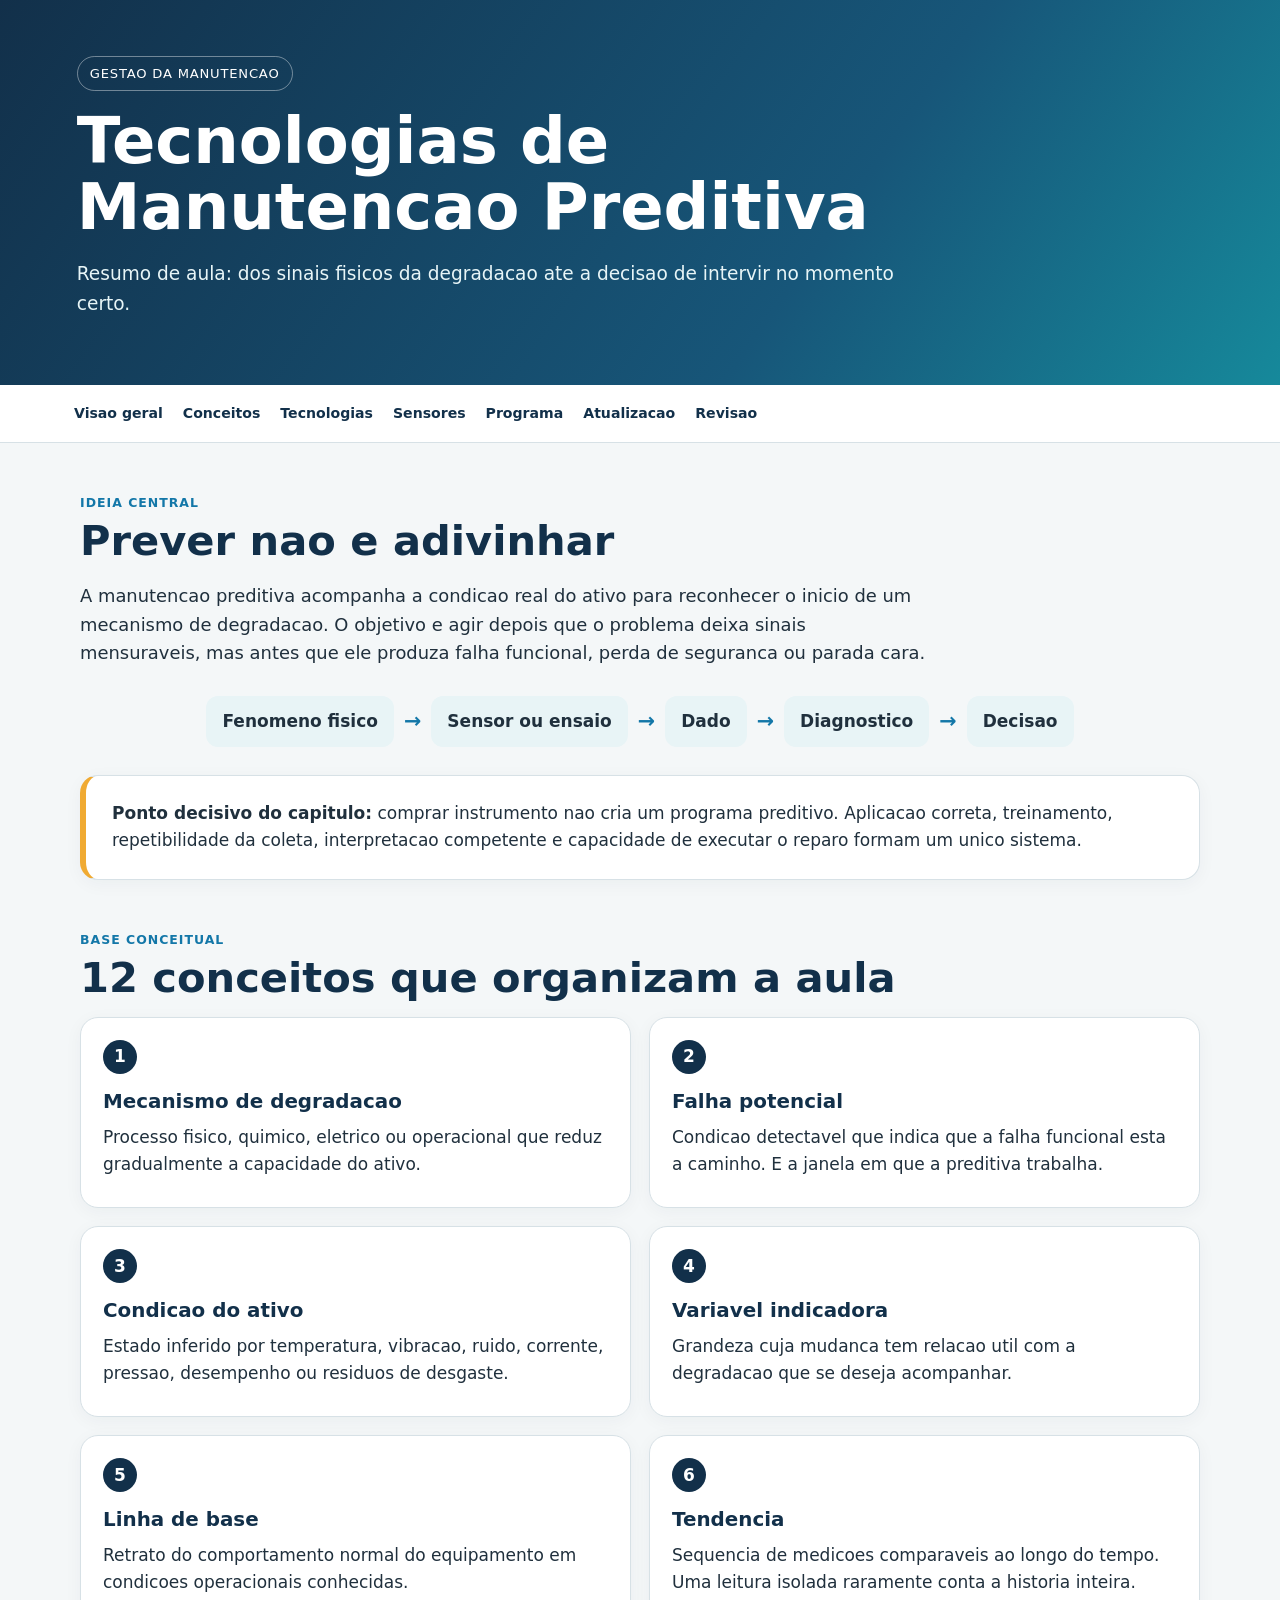
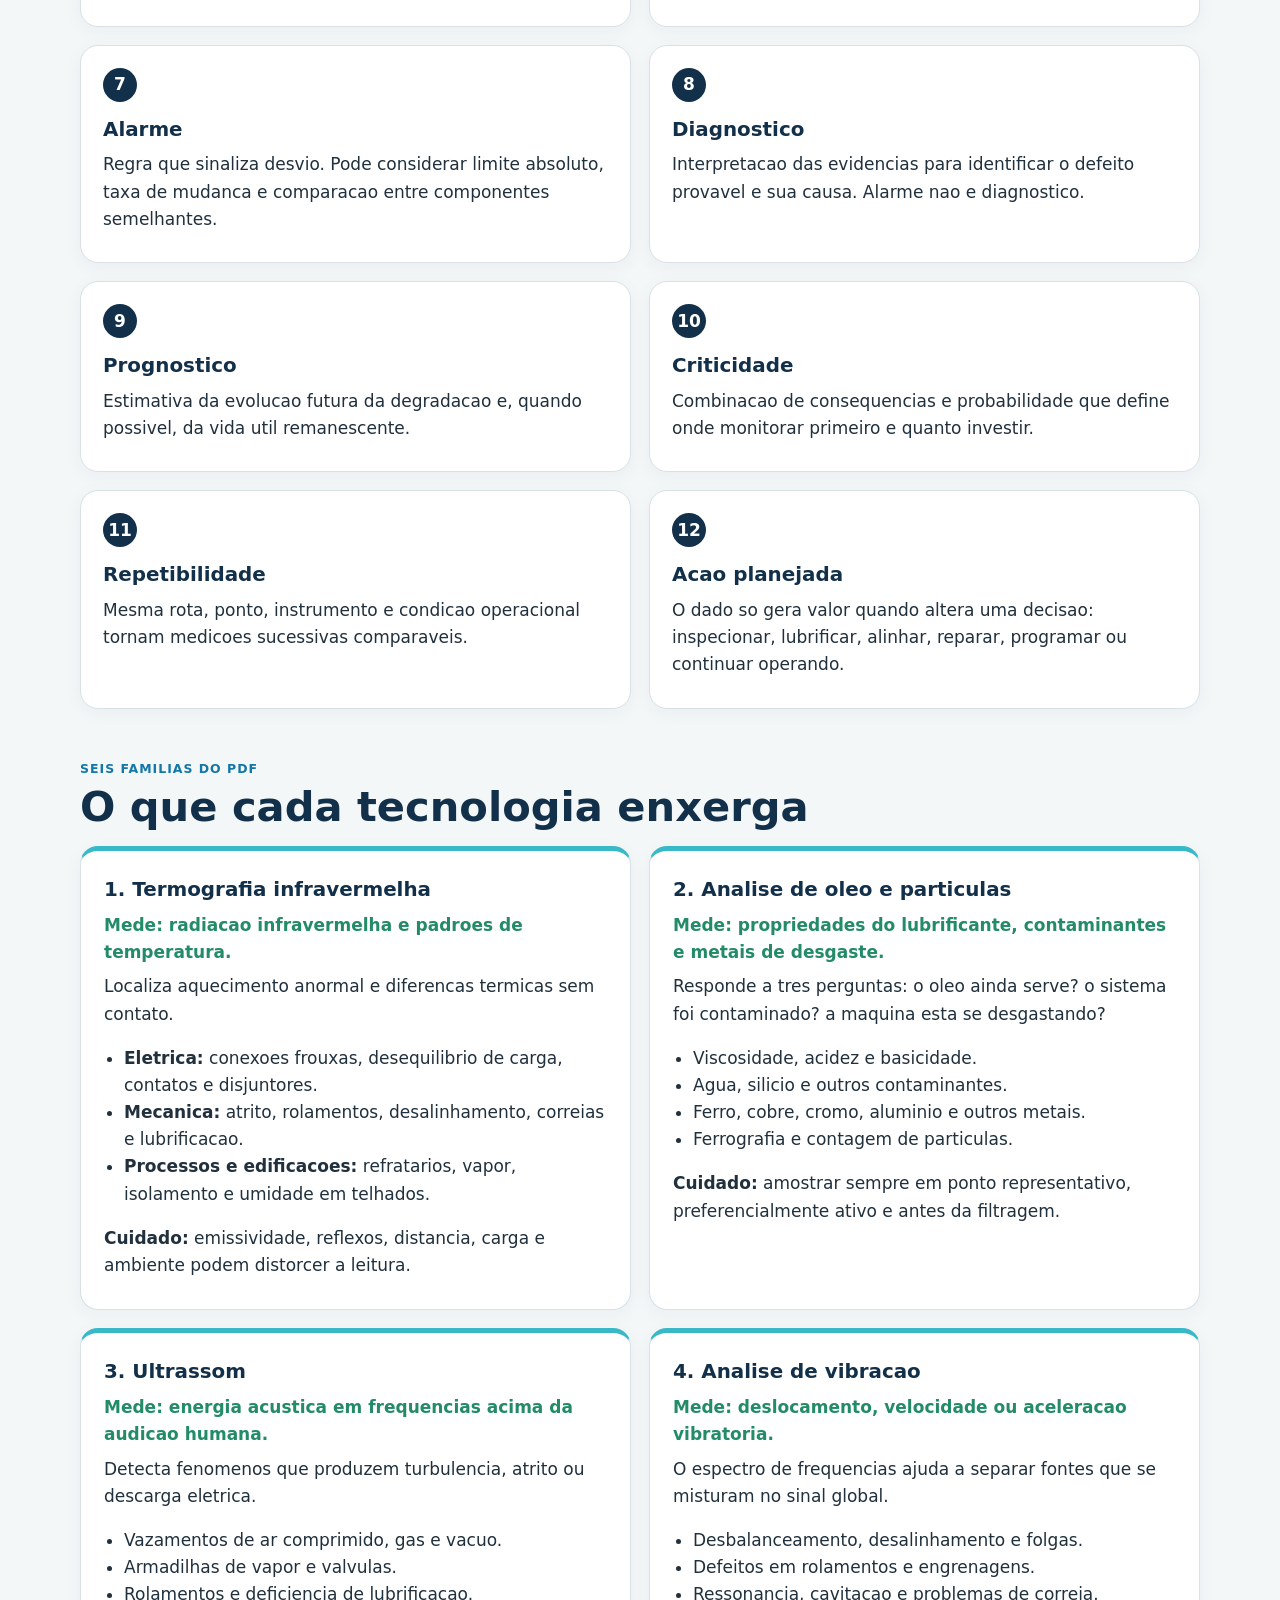
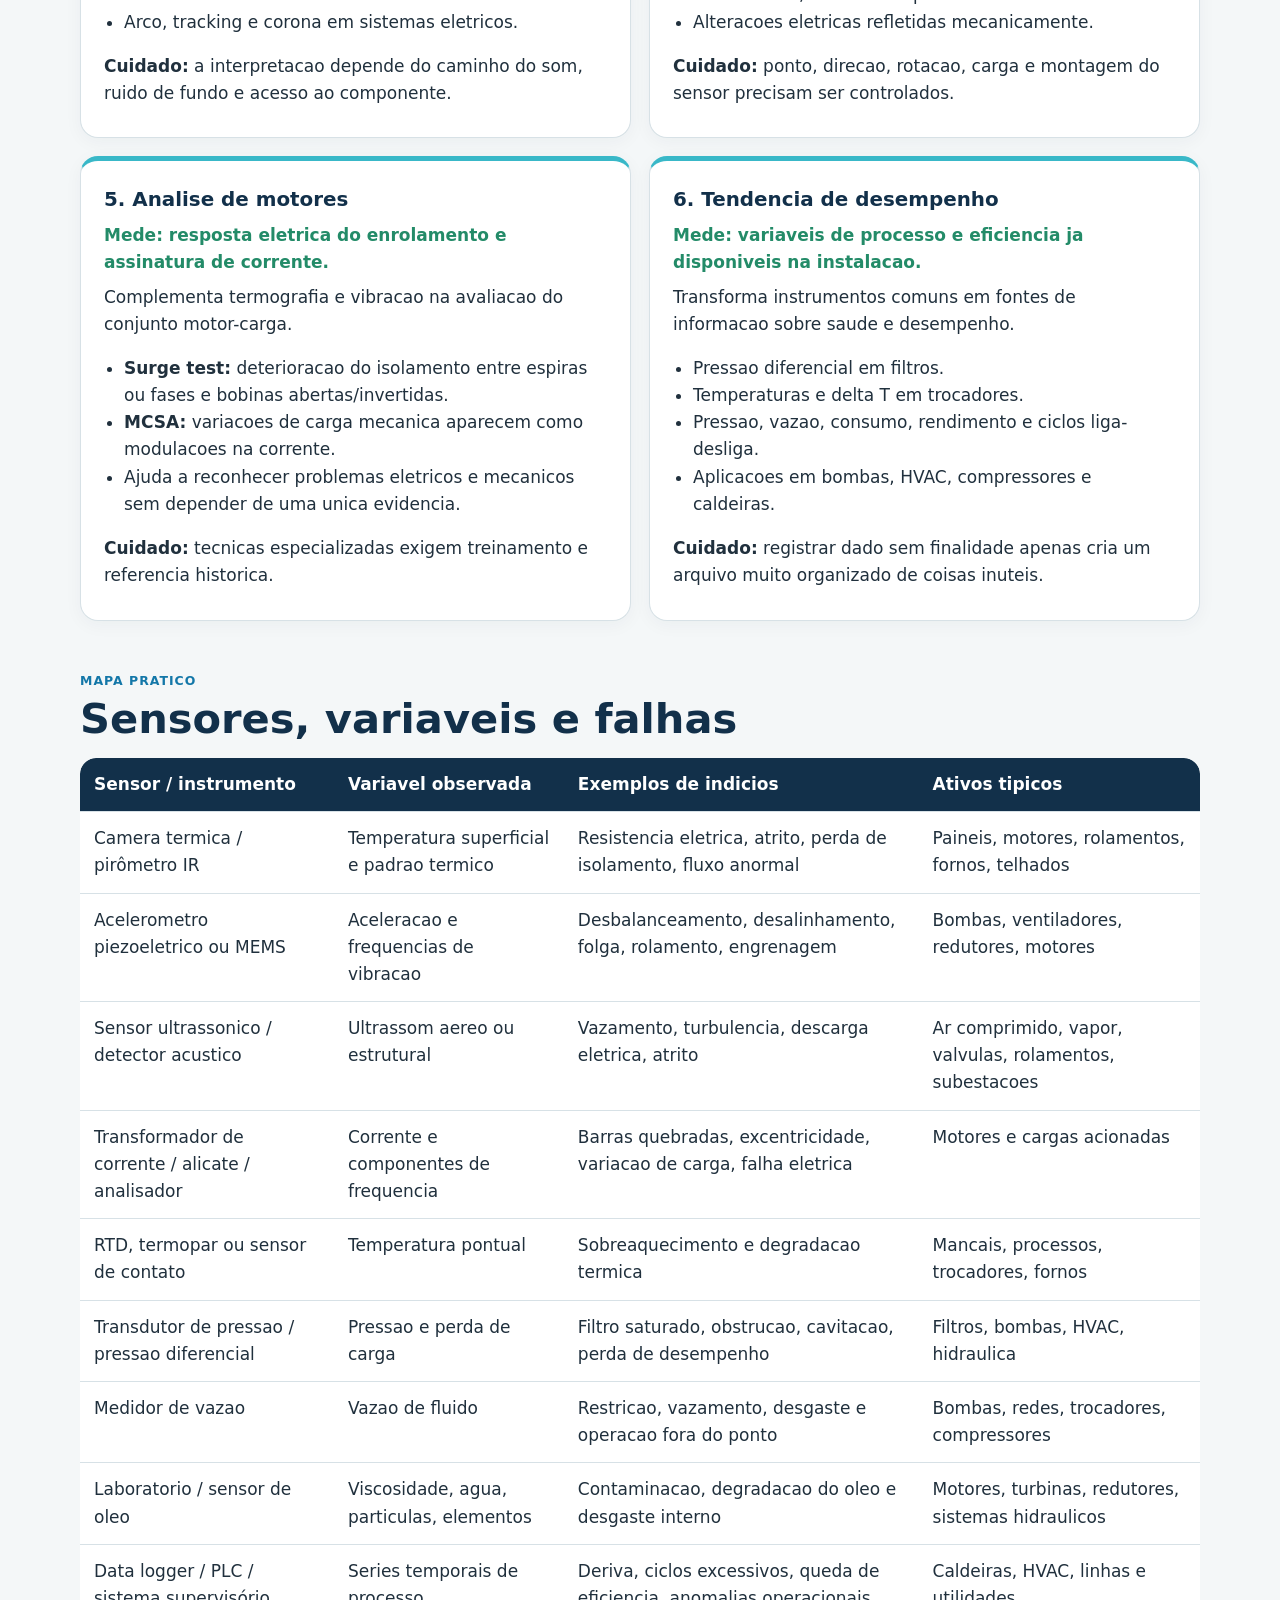
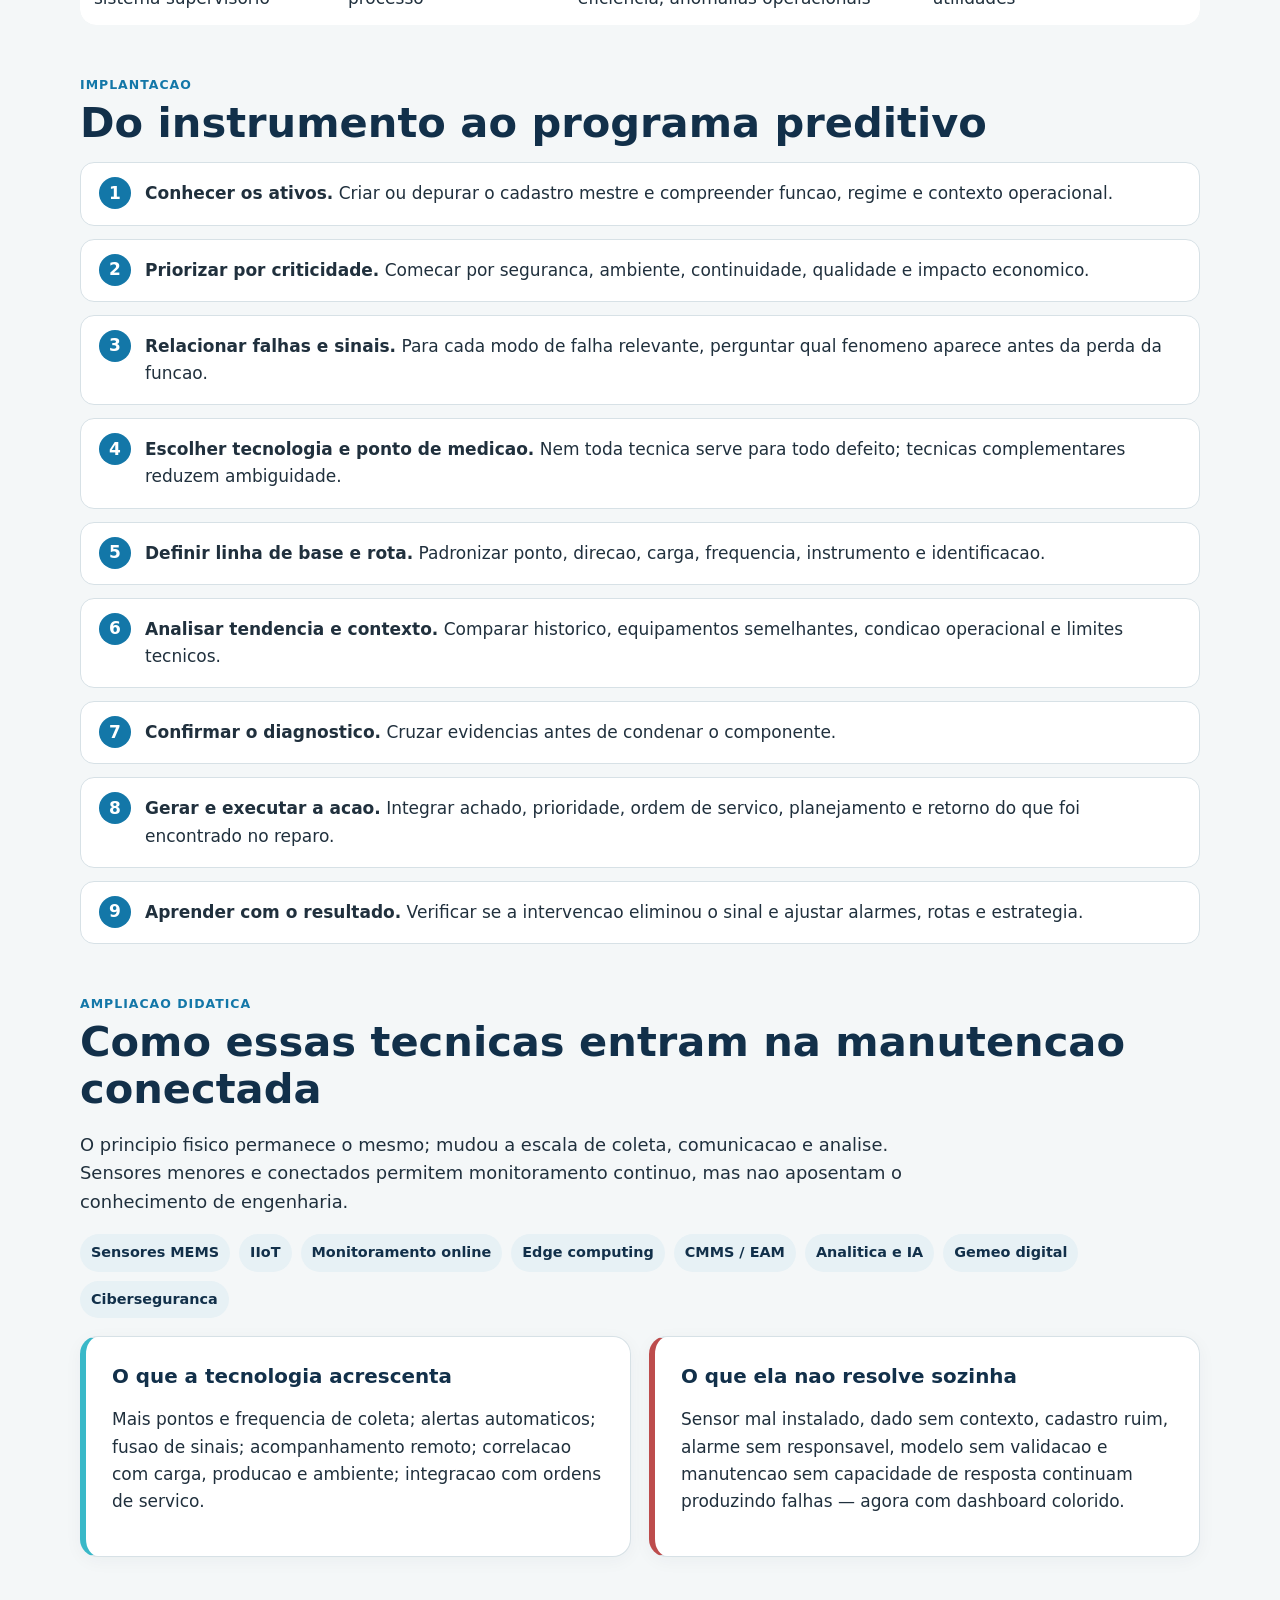
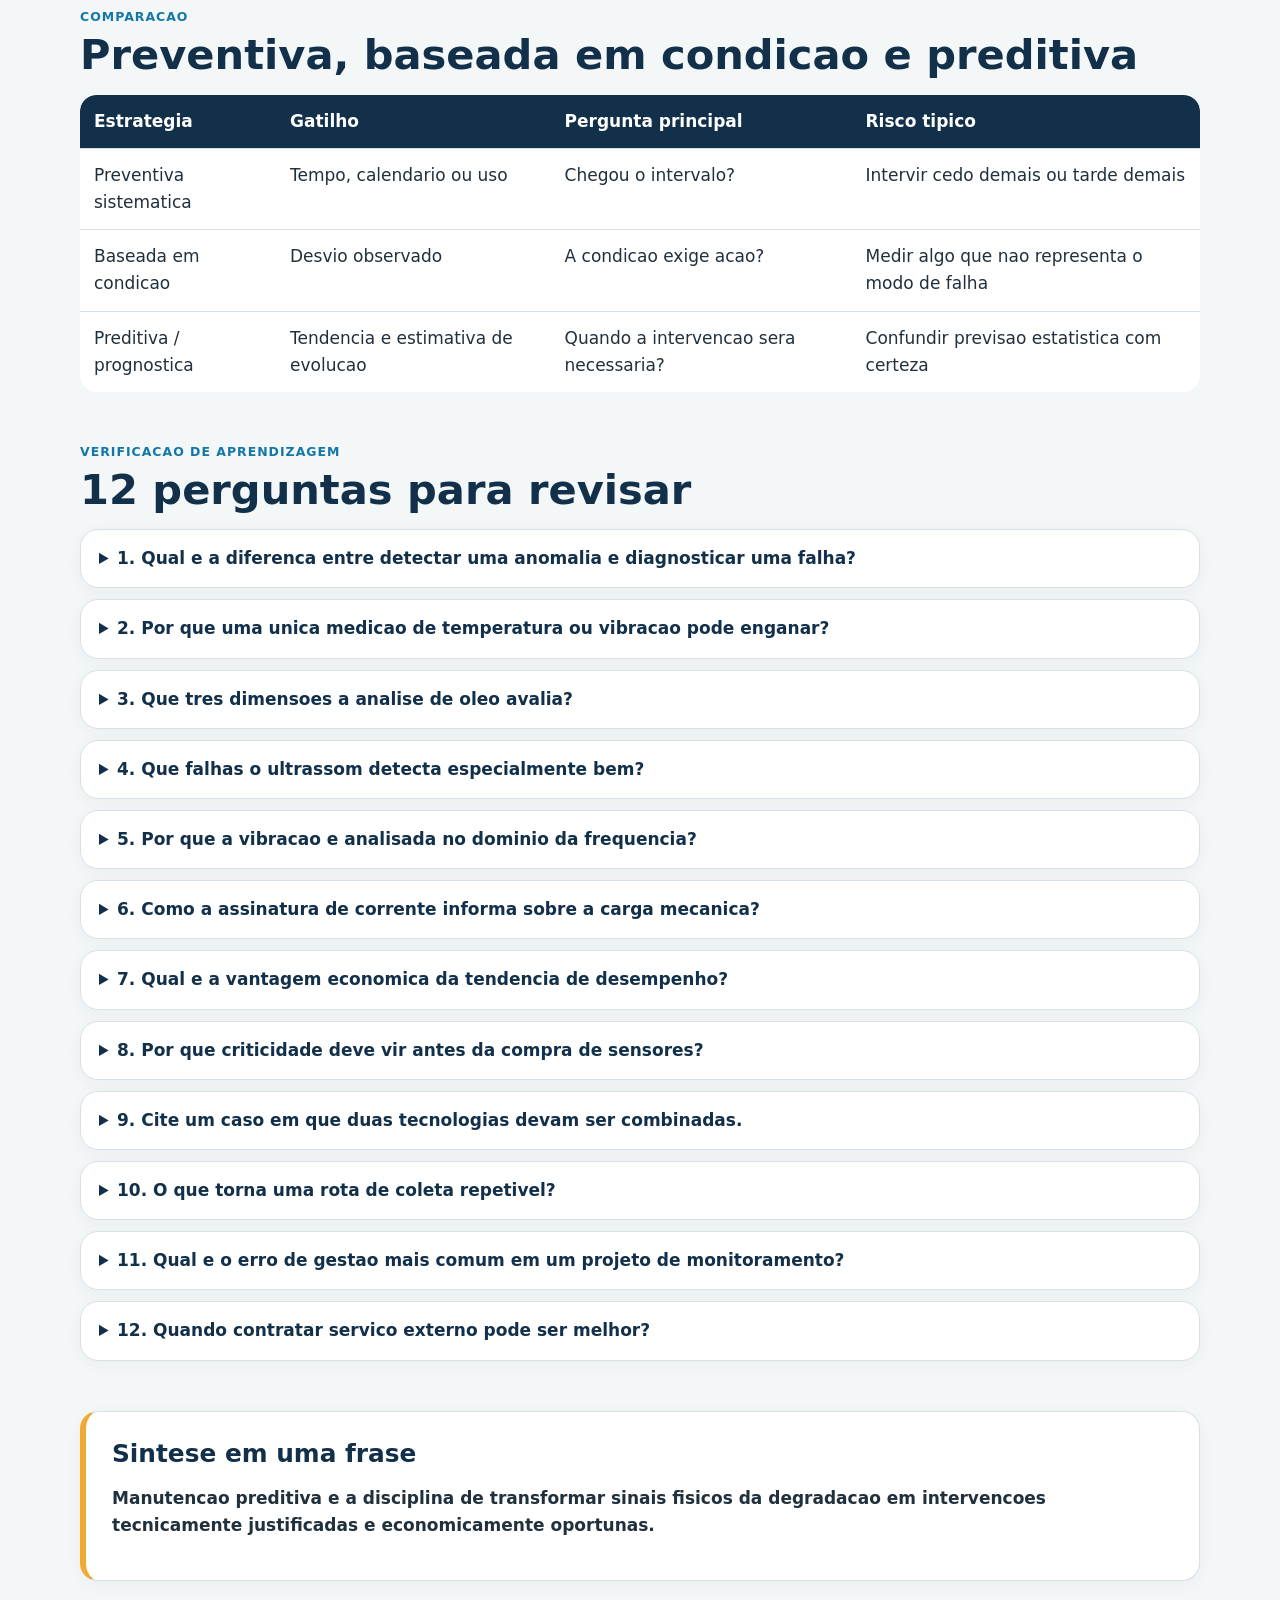
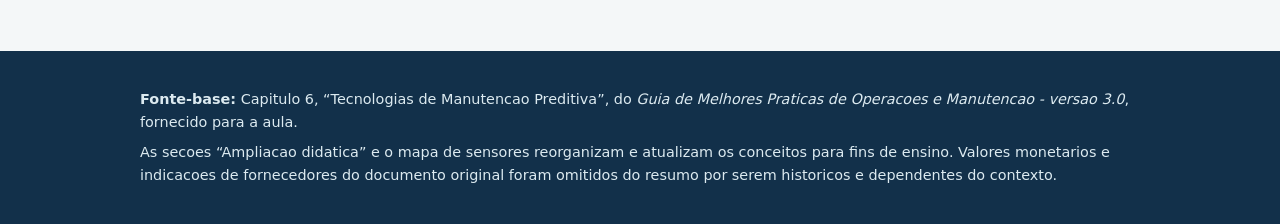
<file: b.tecno_man/resumo_aula_tecnologias_manutencao_preditiva.html>
<!doctype html>
<html lang="pt-BR">
<head>
  <meta charset="utf-8">
  <meta name="viewport" content="width=device-width,initial-scale=1">
  <title>Resumo de aula - Tecnologias de Manutencao Preditiva</title>
  <style>
    :root{--navy:#12304a;--blue:#1377a8;--cyan:#39b8c8;--ink:#20303d;--muted:#637582;--paper:#f4f7f8;--white:#fff;--line:#d7e1e6;--amber:#f0aa32;--green:#238b68;--red:#bd4c4c}
    *{box-sizing:border-box}html{scroll-behavior:smooth}body{margin:0;background:var(--paper);color:var(--ink);font:17px/1.6 system-ui,-apple-system,Segoe UI,Roboto,Arial,sans-serif}
    header{background:linear-gradient(125deg,var(--navy),#175679 64%,#16899b);color:#fff;padding:56px max(6vw,24px) 48px}
    header .tag{display:inline-block;border:1px solid #ffffff66;border-radius:999px;padding:6px 12px;font-size:.82rem;letter-spacing:.06em;text-transform:uppercase}
    h1{max-width:900px;margin:18px 0 10px;font-size:clamp(2.2rem,5vw,4.4rem);line-height:1.03}header p{max-width:820px;font-size:1.16rem;color:#e7f5f7}
    nav{position:sticky;top:0;z-index:5;background:#ffffffed;border-bottom:1px solid var(--line);backdrop-filter:blur(10px);padding:10px max(5vw,18px);overflow:auto;white-space:nowrap}
    nav a{display:inline-block;color:var(--navy);text-decoration:none;font-weight:700;font-size:.88rem;padding:7px 10px}
    main{width:min(1120px,92vw);margin:34px auto 70px}.card,.concept,.tech,details{background:var(--white);border:1px solid var(--line);border-radius:18px;box-shadow:0 4px 18px #17384b0b}
    section{scroll-margin-top:74px;margin:50px 0}.eyebrow{color:var(--blue);font-weight:800;text-transform:uppercase;letter-spacing:.08em;font-size:.78rem}
    h2{font-size:clamp(1.65rem,3.4vw,2.6rem);line-height:1.14;margin:.25rem 0 1rem;color:var(--navy)}h3{color:var(--navy);line-height:1.25;margin:.25rem 0 .55rem}
    .lead{font-size:1.12rem;max-width:850px}.callout{padding:24px 26px;border-left:6px solid var(--amber)}
    .formula{display:grid;grid-template-columns:repeat(9,auto);gap:10px;align-items:center;justify-content:center;text-align:center;margin:28px 0}.formula span{background:#e8f4f6;border-radius:12px;padding:12px 16px;font-weight:800}.formula b{color:var(--blue);font-size:1.3rem}
    .grid{display:grid;grid-template-columns:repeat(2,minmax(0,1fr));gap:18px}.concept{padding:22px;position:relative}.num{display:inline-grid;place-items:center;width:34px;height:34px;border-radius:50%;background:var(--navy);color:#fff;font-weight:900;margin-bottom:12px}
    .concept p,.tech p{margin:.45rem 0}.tech{padding:23px;border-top:5px solid var(--cyan)}.tech .sense{color:var(--green);font-weight:800}.tech ul{padding-left:20px}
    table{width:100%;border-collapse:collapse;background:#fff;border-radius:16px;overflow:hidden;box-shadow:0 4px 18px #17384b0b}th,td{padding:13px 14px;text-align:left;vertical-align:top;border-bottom:1px solid var(--line)}th{background:var(--navy);color:#fff}tr:last-child td{border-bottom:0}.table-wrap{overflow:auto;border-radius:16px}
    .steps{counter-reset:step;display:grid;gap:13px}.step{counter-increment:step;background:#fff;border:1px solid var(--line);border-radius:14px;padding:17px 18px 17px 64px;position:relative}.step:before{content:counter(step);position:absolute;left:18px;top:14px;width:32px;height:32px;display:grid;place-items:center;border-radius:50%;background:var(--blue);color:#fff;font-weight:900}
    .warning{border-left-color:var(--red)}.modern{border-left-color:var(--cyan)}.chips{display:flex;flex-wrap:wrap;gap:9px}.chip{background:#e7f1f5;color:var(--navy);padding:7px 11px;border-radius:999px;font-weight:700;font-size:.9rem}
    details{padding:15px 18px;margin:11px 0}summary{cursor:pointer;font-weight:800;color:var(--navy)}details p{margin-bottom:.2rem}.answer{border-left:4px solid var(--green);padding-left:13px}
    footer{background:var(--navy);color:#dceaf0;padding:30px max(5vw,20px);font-size:.9rem}footer p{max-width:1000px;margin:7px auto}
    @media(max-width:900px){.formula{grid-template-columns:1fr}.formula b{transform:rotate(90deg)}}
    @media(max-width:760px){.grid{grid-template-columns:1fr}th,td{min-width:155px}header{padding-top:40px}}
    @media print{nav{display:none}body{background:#fff;font-size:12pt}.card,.concept,.tech,details,table{box-shadow:none;break-inside:avoid}header{padding:28px;color:#fff}section{margin:28px 0}}
  </style>
</head>
<body>
<header>
  <span class="tag">Gestao da Manutencao</span>
  <h1>Tecnologias de Manutencao Preditiva</h1>
  <p>Resumo de aula: dos sinais fisicos da degradacao ate a decisao de intervir no momento certo.</p>
</header>
<nav><a href="#visao">Visao geral</a><a href="#conceitos">Conceitos</a><a href="#tecnologias">Tecnologias</a><a href="#sensores">Sensores</a><a href="#programa">Programa</a><a href="#atual">Atualizacao</a><a href="#revisao">Revisao</a></nav>
<main>
  <section id="visao">
    <div class="eyebrow">Ideia central</div><h2>Prever nao e adivinhar</h2>
    <p class="lead">A manutencao preditiva acompanha a condicao real do ativo para reconhecer o inicio de um mecanismo de degradacao. O objetivo e agir depois que o problema deixa sinais mensuraveis, mas antes que ele produza falha funcional, perda de seguranca ou parada cara.</p>
    <div class="formula" aria-label="Cadeia de decisao"><span>Fenomeno fisico</span><b>→</b><span>Sensor ou ensaio</span><b>→</b><span>Dado</span><b>→</b><span>Diagnostico</span><b>→</b><span>Decisao</span></div>
    <div class="card callout"><strong>Ponto decisivo do capitulo:</strong> comprar instrumento nao cria um programa preditivo. Aplicacao correta, treinamento, repetibilidade da coleta, interpretacao competente e capacidade de executar o reparo formam um unico sistema.</div>
  </section>

  <section id="conceitos">
    <div class="eyebrow">Base conceitual</div><h2>12 conceitos que organizam a aula</h2>
    <div class="grid">
      <article class="concept"><span class="num">1</span><h3>Mecanismo de degradacao</h3><p>Processo fisico, quimico, eletrico ou operacional que reduz gradualmente a capacidade do ativo.</p></article>
      <article class="concept"><span class="num">2</span><h3>Falha potencial</h3><p>Condicao detectavel que indica que a falha funcional esta a caminho. E a janela em que a preditiva trabalha.</p></article>
      <article class="concept"><span class="num">3</span><h3>Condicao do ativo</h3><p>Estado inferido por temperatura, vibracao, ruido, corrente, pressao, desempenho ou residuos de desgaste.</p></article>
      <article class="concept"><span class="num">4</span><h3>Variavel indicadora</h3><p>Grandeza cuja mudanca tem relacao util com a degradacao que se deseja acompanhar.</p></article>
      <article class="concept"><span class="num">5</span><h3>Linha de base</h3><p>Retrato do comportamento normal do equipamento em condicoes operacionais conhecidas.</p></article>
      <article class="concept"><span class="num">6</span><h3>Tendencia</h3><p>Sequencia de medicoes comparaveis ao longo do tempo. Uma leitura isolada raramente conta a historia inteira.</p></article>
      <article class="concept"><span class="num">7</span><h3>Alarme</h3><p>Regra que sinaliza desvio. Pode considerar limite absoluto, taxa de mudanca e comparacao entre componentes semelhantes.</p></article>
      <article class="concept"><span class="num">8</span><h3>Diagnostico</h3><p>Interpretacao das evidencias para identificar o defeito provavel e sua causa. Alarme nao e diagnostico.</p></article>
      <article class="concept"><span class="num">9</span><h3>Prognostico</h3><p>Estimativa da evolucao futura da degradacao e, quando possivel, da vida util remanescente.</p></article>
      <article class="concept"><span class="num">10</span><h3>Criticidade</h3><p>Combinacao de consequencias e probabilidade que define onde monitorar primeiro e quanto investir.</p></article>
      <article class="concept"><span class="num">11</span><h3>Repetibilidade</h3><p>Mesma rota, ponto, instrumento e condicao operacional tornam medicoes sucessivas comparaveis.</p></article>
      <article class="concept"><span class="num">12</span><h3>Acao planejada</h3><p>O dado so gera valor quando altera uma decisao: inspecionar, lubrificar, alinhar, reparar, programar ou continuar operando.</p></article>
    </div>
  </section>

  <section id="tecnologias">
    <div class="eyebrow">Seis familias do PDF</div><h2>O que cada tecnologia enxerga</h2>
    <div class="grid">
      <article class="tech"><h3>1. Termografia infravermelha</h3><p class="sense">Mede: radiacao infravermelha e padroes de temperatura.</p><p>Localiza aquecimento anormal e diferencas termicas sem contato.</p><ul><li><b>Eletrica:</b> conexoes frouxas, desequilibrio de carga, contatos e disjuntores.</li><li><b>Mecanica:</b> atrito, rolamentos, desalinhamento, correias e lubrificacao.</li><li><b>Processos e edificacoes:</b> refratarios, vapor, isolamento e umidade em telhados.</li></ul><p><b>Cuidado:</b> emissividade, reflexos, distancia, carga e ambiente podem distorcer a leitura.</p></article>
      <article class="tech"><h3>2. Analise de oleo e particulas</h3><p class="sense">Mede: propriedades do lubrificante, contaminantes e metais de desgaste.</p><p>Responde a tres perguntas: o oleo ainda serve? o sistema foi contaminado? a maquina esta se desgastando?</p><ul><li>Viscosidade, acidez e basicidade.</li><li>Agua, silicio e outros contaminantes.</li><li>Ferro, cobre, cromo, aluminio e outros metais.</li><li>Ferrografia e contagem de particulas.</li></ul><p><b>Cuidado:</b> amostrar sempre em ponto representativo, preferencialmente ativo e antes da filtragem.</p></article>
      <article class="tech"><h3>3. Ultrassom</h3><p class="sense">Mede: energia acustica em frequencias acima da audicao humana.</p><p>Detecta fenomenos que produzem turbulencia, atrito ou descarga eletrica.</p><ul><li>Vazamentos de ar comprimido, gas e vacuo.</li><li>Armadilhas de vapor e valvulas.</li><li>Rolamentos e deficiencia de lubrificacao.</li><li>Arco, tracking e corona em sistemas eletricos.</li></ul><p><b>Cuidado:</b> a interpretacao depende do caminho do som, ruido de fundo e acesso ao componente.</p></article>
      <article class="tech"><h3>4. Analise de vibracao</h3><p class="sense">Mede: deslocamento, velocidade ou aceleracao vibratoria.</p><p>O espectro de frequencias ajuda a separar fontes que se misturam no sinal global.</p><ul><li>Desbalanceamento, desalinhamento e folgas.</li><li>Defeitos em rolamentos e engrenagens.</li><li>Ressonancia, cavitacao e problemas de correia.</li><li>Alteracoes eletricas refletidas mecanicamente.</li></ul><p><b>Cuidado:</b> ponto, direcao, rotacao, carga e montagem do sensor precisam ser controlados.</p></article>
      <article class="tech"><h3>5. Analise de motores</h3><p class="sense">Mede: resposta eletrica do enrolamento e assinatura de corrente.</p><p>Complementa termografia e vibracao na avaliacao do conjunto motor-carga.</p><ul><li><b>Surge test:</b> deterioracao do isolamento entre espiras ou fases e bobinas abertas/invertidas.</li><li><b>MCSA:</b> variacoes de carga mecanica aparecem como modulacoes na corrente.</li><li>Ajuda a reconhecer problemas eletricos e mecanicos sem depender de uma unica evidencia.</li></ul><p><b>Cuidado:</b> tecnicas especializadas exigem treinamento e referencia historica.</p></article>
      <article class="tech"><h3>6. Tendencia de desempenho</h3><p class="sense">Mede: variaveis de processo e eficiencia ja disponiveis na instalacao.</p><p>Transforma instrumentos comuns em fontes de informacao sobre saude e desempenho.</p><ul><li>Pressao diferencial em filtros.</li><li>Temperaturas e delta T em trocadores.</li><li>Pressao, vazao, consumo, rendimento e ciclos liga-desliga.</li><li>Aplicacoes em bombas, HVAC, compressores e caldeiras.</li></ul><p><b>Cuidado:</b> registrar dado sem finalidade apenas cria um arquivo muito organizado de coisas inuteis.</p></article>
    </div>
  </section>

  <section id="sensores">
    <div class="eyebrow">Mapa pratico</div><h2>Sensores, variaveis e falhas</h2>
    <div class="table-wrap"><table>
      <thead><tr><th>Sensor / instrumento</th><th>Variavel observada</th><th>Exemplos de indicios</th><th>Ativos tipicos</th></tr></thead>
      <tbody>
        <tr><td>Camera termica / pirômetro IR</td><td>Temperatura superficial e padrao termico</td><td>Resistencia eletrica, atrito, perda de isolamento, fluxo anormal</td><td>Paineis, motores, rolamentos, fornos, telhados</td></tr>
        <tr><td>Acelerometro piezoeletrico ou MEMS</td><td>Aceleracao e frequencias de vibracao</td><td>Desbalanceamento, desalinhamento, folga, rolamento, engrenagem</td><td>Bombas, ventiladores, redutores, motores</td></tr>
        <tr><td>Sensor ultrassonico / detector acustico</td><td>Ultrassom aereo ou estrutural</td><td>Vazamento, turbulencia, descarga eletrica, atrito</td><td>Ar comprimido, vapor, valvulas, rolamentos, subestacoes</td></tr>
        <tr><td>Transformador de corrente / alicate / analisador</td><td>Corrente e componentes de frequencia</td><td>Barras quebradas, excentricidade, variacao de carga, falha eletrica</td><td>Motores e cargas acionadas</td></tr>
        <tr><td>RTD, termopar ou sensor de contato</td><td>Temperatura pontual</td><td>Sobreaquecimento e degradacao termica</td><td>Mancais, processos, trocadores, fornos</td></tr>
        <tr><td>Transdutor de pressao / pressao diferencial</td><td>Pressao e perda de carga</td><td>Filtro saturado, obstrucao, cavitacao, perda de desempenho</td><td>Filtros, bombas, HVAC, hidraulica</td></tr>
        <tr><td>Medidor de vazao</td><td>Vazao de fluido</td><td>Restricao, vazamento, desgaste e operacao fora do ponto</td><td>Bombas, redes, trocadores, compressores</td></tr>
        <tr><td>Laboratorio / sensor de oleo</td><td>Viscosidade, agua, particulas, elementos</td><td>Contaminacao, degradacao do oleo e desgaste interno</td><td>Motores, turbinas, redutores, sistemas hidraulicos</td></tr>
        <tr><td>Data logger / PLC / sistema supervisório</td><td>Series temporais de processo</td><td>Deriva, ciclos excessivos, queda de eficiencia, anomalias operacionais</td><td>Caldeiras, HVAC, linhas e utilidades</td></tr>
      </tbody>
    </table></div>
  </section>

  <section id="programa">
    <div class="eyebrow">Implantacao</div><h2>Do instrumento ao programa preditivo</h2>
    <div class="steps">
      <div class="step"><b>Conhecer os ativos.</b> Criar ou depurar o cadastro mestre e compreender funcao, regime e contexto operacional.</div>
      <div class="step"><b>Priorizar por criticidade.</b> Comecar por seguranca, ambiente, continuidade, qualidade e impacto economico.</div>
      <div class="step"><b>Relacionar falhas e sinais.</b> Para cada modo de falha relevante, perguntar qual fenomeno aparece antes da perda da funcao.</div>
      <div class="step"><b>Escolher tecnologia e ponto de medicao.</b> Nem toda tecnica serve para todo defeito; tecnicas complementares reduzem ambiguidade.</div>
      <div class="step"><b>Definir linha de base e rota.</b> Padronizar ponto, direcao, carga, frequencia, instrumento e identificacao.</div>
      <div class="step"><b>Analisar tendencia e contexto.</b> Comparar historico, equipamentos semelhantes, condicao operacional e limites tecnicos.</div>
      <div class="step"><b>Confirmar o diagnostico.</b> Cruzar evidencias antes de condenar o componente.</div>
      <div class="step"><b>Gerar e executar a acao.</b> Integrar achado, prioridade, ordem de servico, planejamento e retorno do que foi encontrado no reparo.</div>
      <div class="step"><b>Aprender com o resultado.</b> Verificar se a intervencao eliminou o sinal e ajustar alarmes, rotas e estrategia.</div>
    </div>
  </section>

  <section id="atual">
    <div class="eyebrow">Ampliacao didatica</div><h2>Como essas tecnicas entram na manutencao conectada</h2>
    <p class="lead">O principio fisico permanece o mesmo; mudou a escala de coleta, comunicacao e analise. Sensores menores e conectados permitem monitoramento continuo, mas nao aposentam o conhecimento de engenharia.</p>
    <div class="chips"><span class="chip">Sensores MEMS</span><span class="chip">IIoT</span><span class="chip">Monitoramento online</span><span class="chip">Edge computing</span><span class="chip">CMMS / EAM</span><span class="chip">Analitica e IA</span><span class="chip">Gemeo digital</span><span class="chip">Ciberseguranca</span></div>
    <div class="grid" style="margin-top:18px">
      <div class="card callout modern"><h3>O que a tecnologia acrescenta</h3><p>Mais pontos e frequencia de coleta; alertas automaticos; fusao de sinais; acompanhamento remoto; correlacao com carga, producao e ambiente; integracao com ordens de servico.</p></div>
      <div class="card callout warning"><h3>O que ela nao resolve sozinha</h3><p>Sensor mal instalado, dado sem contexto, cadastro ruim, alarme sem responsavel, modelo sem validacao e manutencao sem capacidade de resposta continuam produzindo falhas — agora com dashboard colorido.</p></div>
    </div>
  </section>

  <section>
    <div class="eyebrow">Comparacao</div><h2>Preventiva, baseada em condicao e preditiva</h2>
    <div class="table-wrap"><table>
      <thead><tr><th>Estrategia</th><th>Gatilho</th><th>Pergunta principal</th><th>Risco tipico</th></tr></thead>
      <tbody>
        <tr><td>Preventiva sistematica</td><td>Tempo, calendario ou uso</td><td>Chegou o intervalo?</td><td>Intervir cedo demais ou tarde demais</td></tr>
        <tr><td>Baseada em condicao</td><td>Desvio observado</td><td>A condicao exige acao?</td><td>Medir algo que nao representa o modo de falha</td></tr>
        <tr><td>Preditiva / prognostica</td><td>Tendencia e estimativa de evolucao</td><td>Quando a intervencao sera necessaria?</td><td>Confundir previsao estatistica com certeza</td></tr>
      </tbody>
    </table></div>
  </section>

  <section id="revisao">
    <div class="eyebrow">Verificacao de aprendizagem</div><h2>12 perguntas para revisar</h2>
    <details><summary>1. Qual e a diferenca entre detectar uma anomalia e diagnosticar uma falha?</summary><p class="answer">A anomalia indica que o comportamento se desviou do esperado. O diagnostico interpreta evidencias para apontar o defeito e sua causa provavel.</p></details>
    <details><summary>2. Por que uma unica medicao de temperatura ou vibracao pode enganar?</summary><p class="answer">Porque carga, velocidade, ambiente e operacao alteram o sinal. A tendencia sob condicoes comparaveis oferece evidencia mais forte.</p></details>
    <details><summary>3. Que tres dimensoes a analise de oleo avalia?</summary><p class="answer">Condicao do lubrificante, contaminacao/integridade do sistema e desgaste da maquina.</p></details>
    <details><summary>4. Que falhas o ultrassom detecta especialmente bem?</summary><p class="answer">Vazamentos e turbulencia, defeitos iniciais de rolamentos/lubrificacao e descargas eletricas como corona, arco ou tracking.</p></details>
    <details><summary>5. Por que a vibracao e analisada no dominio da frequencia?</summary><p class="answer">Porque diferentes componentes e mecanismos geram frequencias caracteristicas; o espectro ajuda a separar fontes misturadas no sinal.</p></details>
    <details><summary>6. Como a assinatura de corrente informa sobre a carga mecanica?</summary><p class="answer">O motor atua como transdutor: variacoes mecanicas de torque e carga modulam a corrente eletrica, produzindo componentes analisaveis.</p></details>
    <details><summary>7. Qual e a vantagem economica da tendencia de desempenho?</summary><p class="answer">Frequentemente reutiliza instrumentacao e dados ja existentes, permitindo detectar perda de eficiencia e necessidade de manutencao com baixo investimento adicional.</p></details>
    <details><summary>8. Por que criticidade deve vir antes da compra de sensores?</summary><p class="answer">Porque define onde a falha importa e direciona recursos para ativos cujo risco justifica monitoramento e resposta.</p></details>
    <details><summary>9. Cite um caso em que duas tecnologias devam ser combinadas.</summary><p class="answer">Um motor com aquecimento pode ser avaliado por termografia, vibracao e corrente; juntas, as tecnicas ajudam a separar problema eletrico, rolamento, desalinhamento ou sobrecarga.</p></details>
    <details><summary>10. O que torna uma rota de coleta repetivel?</summary><p class="answer">Ponto, direcao, metodo de montagem, instrumento, configuracao e condicao operacional padronizados.</p></details>
    <details><summary>11. Qual e o erro de gestao mais comum em um projeto de monitoramento?</summary><p class="answer">Tratar a aquisicao do sensor como fim. Sem processo de analise, responsabilidade, ordem de servico e verificacao do reparo, o dado nao gera valor.</p></details>
    <details><summary>12. Quando contratar servico externo pode ser melhor?</summary><p class="answer">Quando ha poucos ativos, uso esporadico, alto custo do instrumento ou falta de especialistas internos. A decisao deve considerar criticidade, frequencia e custo total.</p></details>
  </section>

  <section>
    <div class="card callout"><h2 style="font-size:1.55rem">Sintese em uma frase</h2><p><strong>Manutencao preditiva e a disciplina de transformar sinais fisicos da degradacao em intervencoes tecnicamente justificadas e economicamente oportunas.</strong></p></div>
  </section>
</main>
<footer>
  <p><strong>Fonte-base:</strong> Capitulo 6, “Tecnologias de Manutencao Preditiva”, do <em>Guia de Melhores Praticas de Operacoes e Manutencao - versao 3.0</em>, fornecido para a aula.</p>
  <p>As secoes “Ampliacao didatica” e o mapa de sensores reorganizam e atualizam os conceitos para fins de ensino. Valores monetarios e indicacoes de fornecedores do documento original foram omitidos do resumo por serem historicos e dependentes do contexto.</p>
</footer>
</body>
</html>
</file>
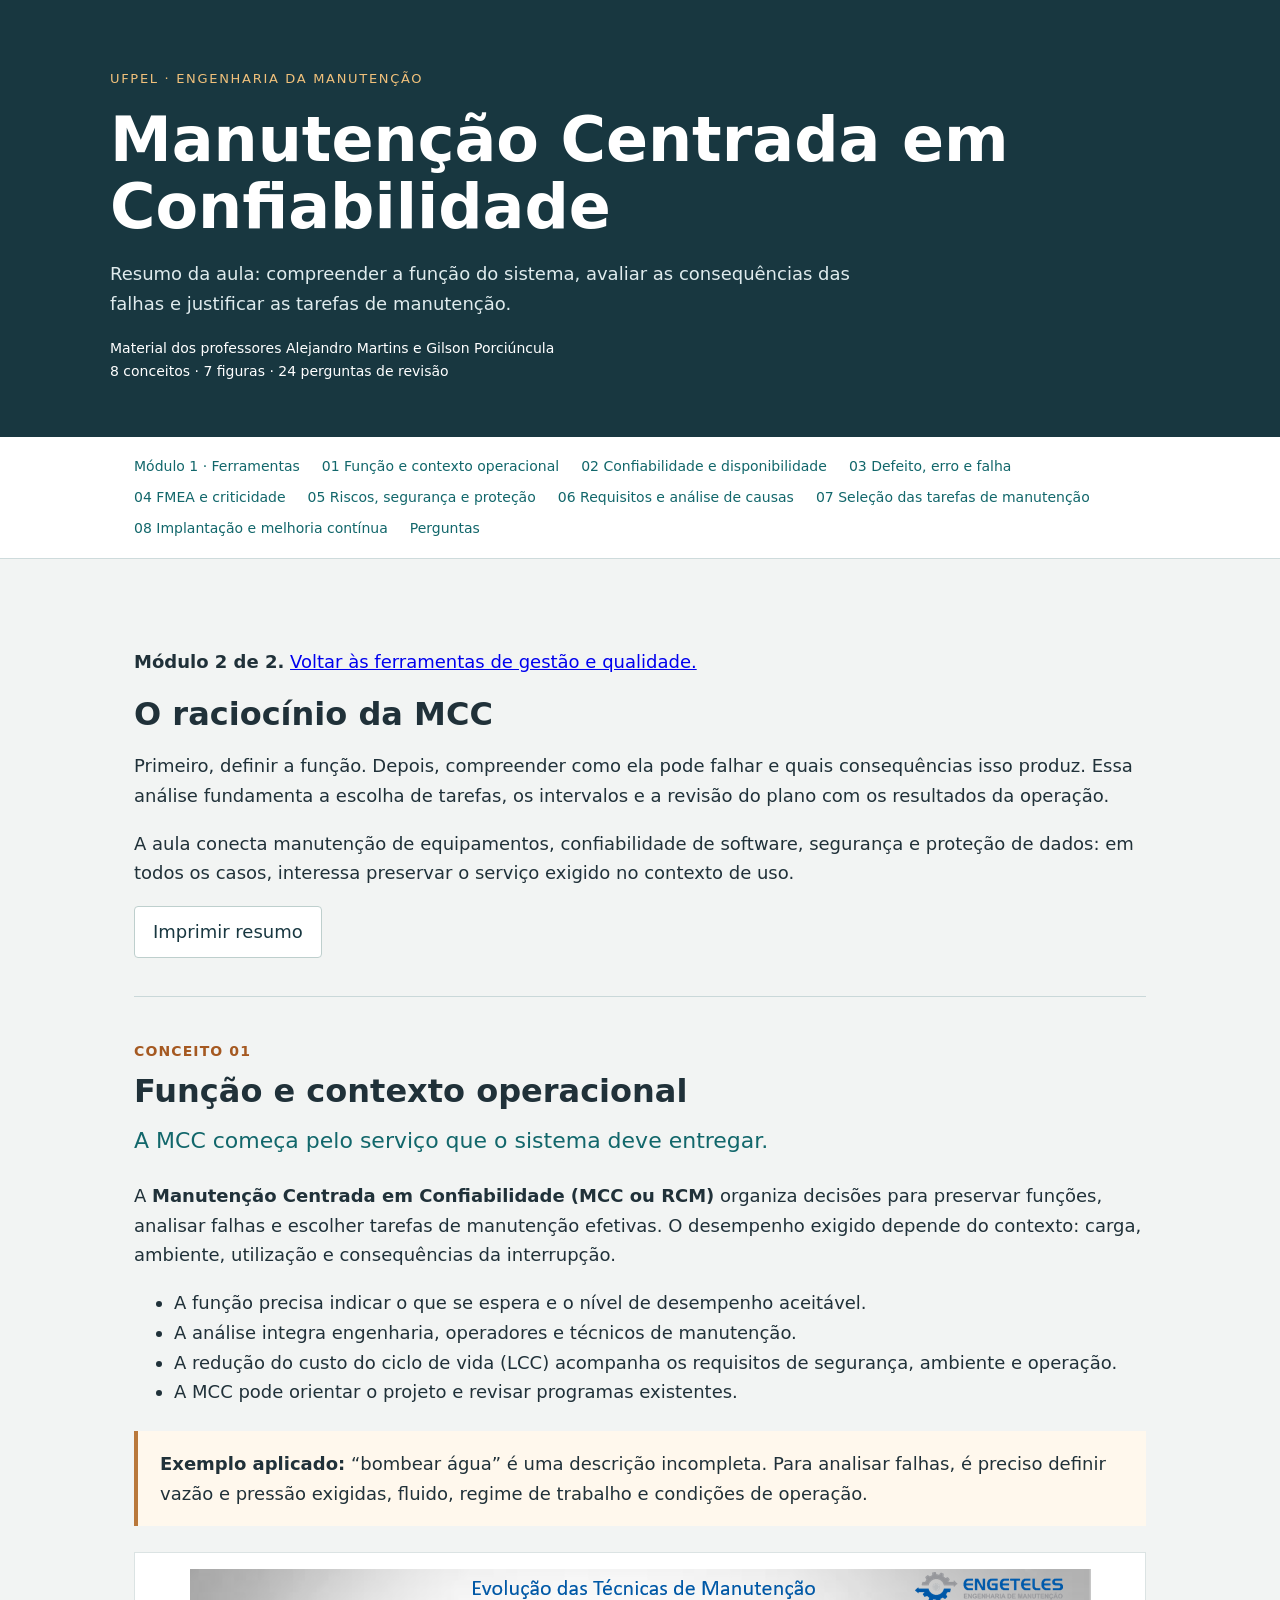
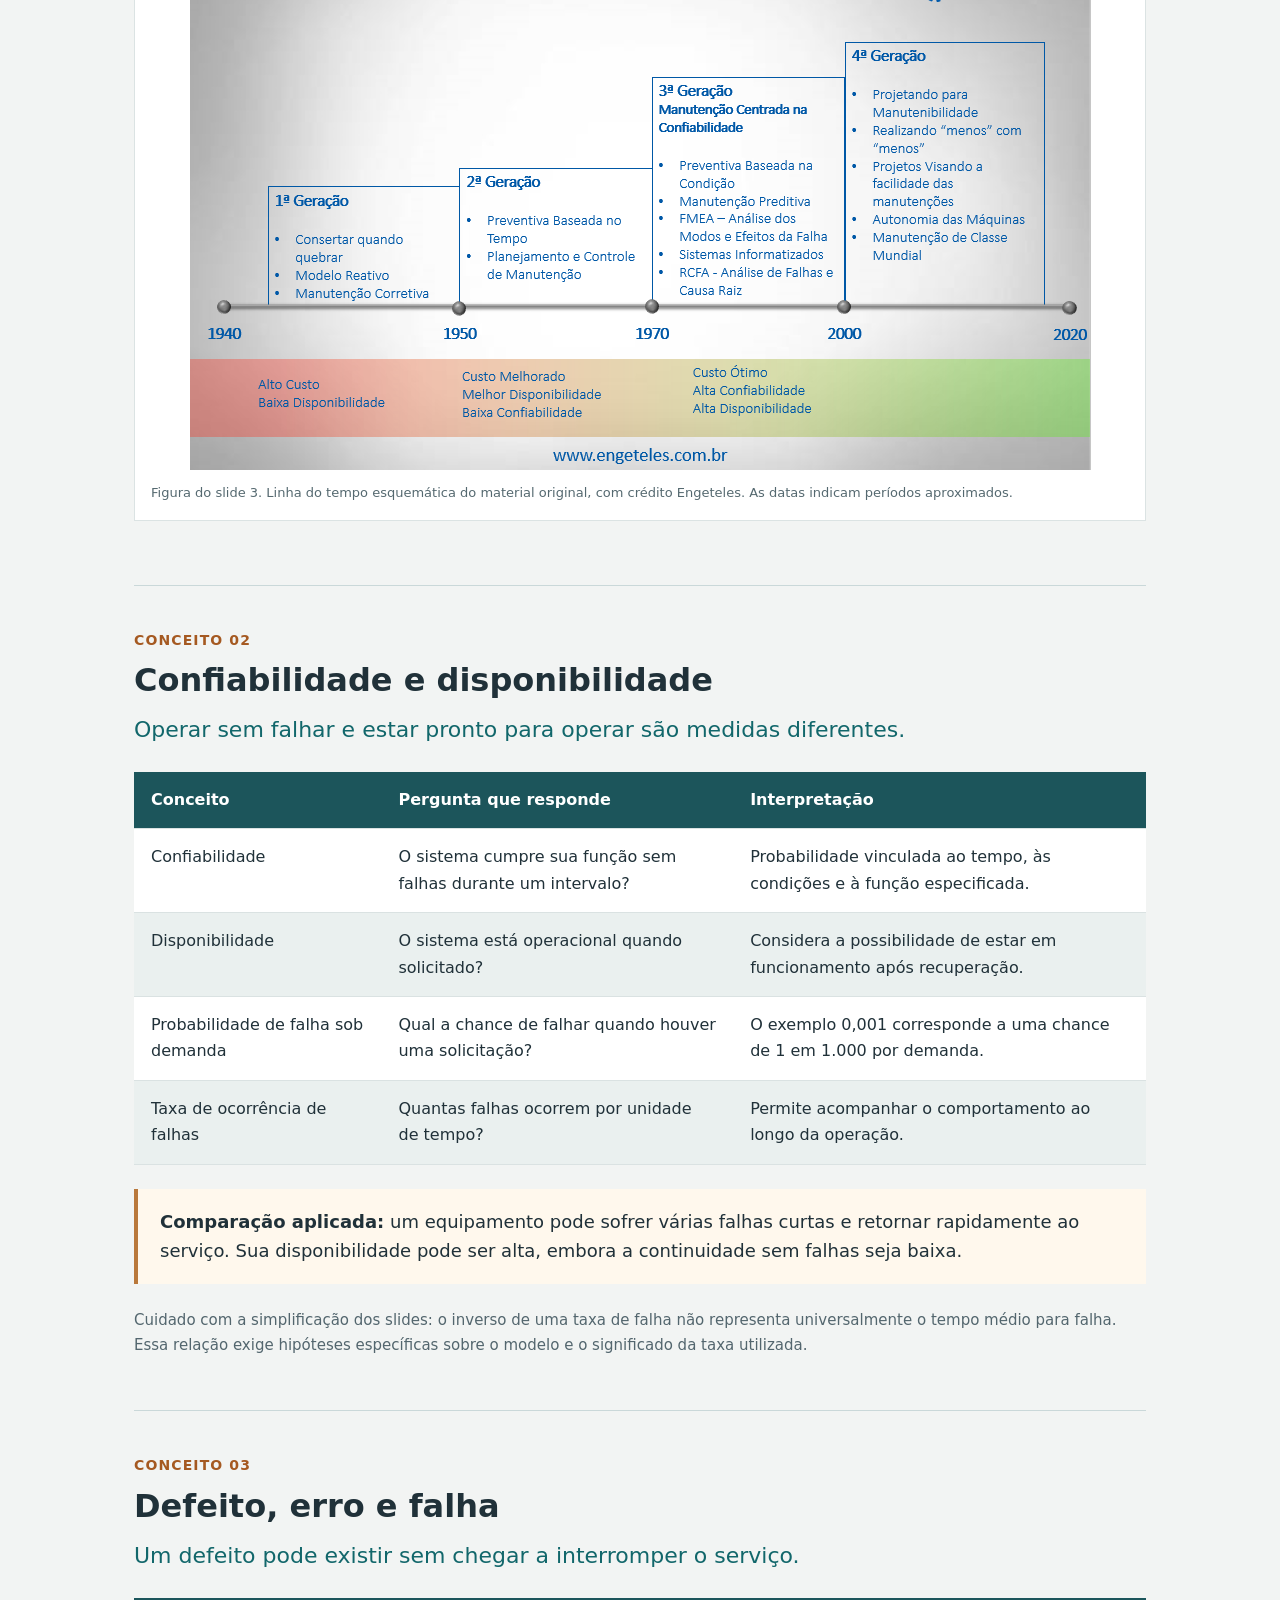
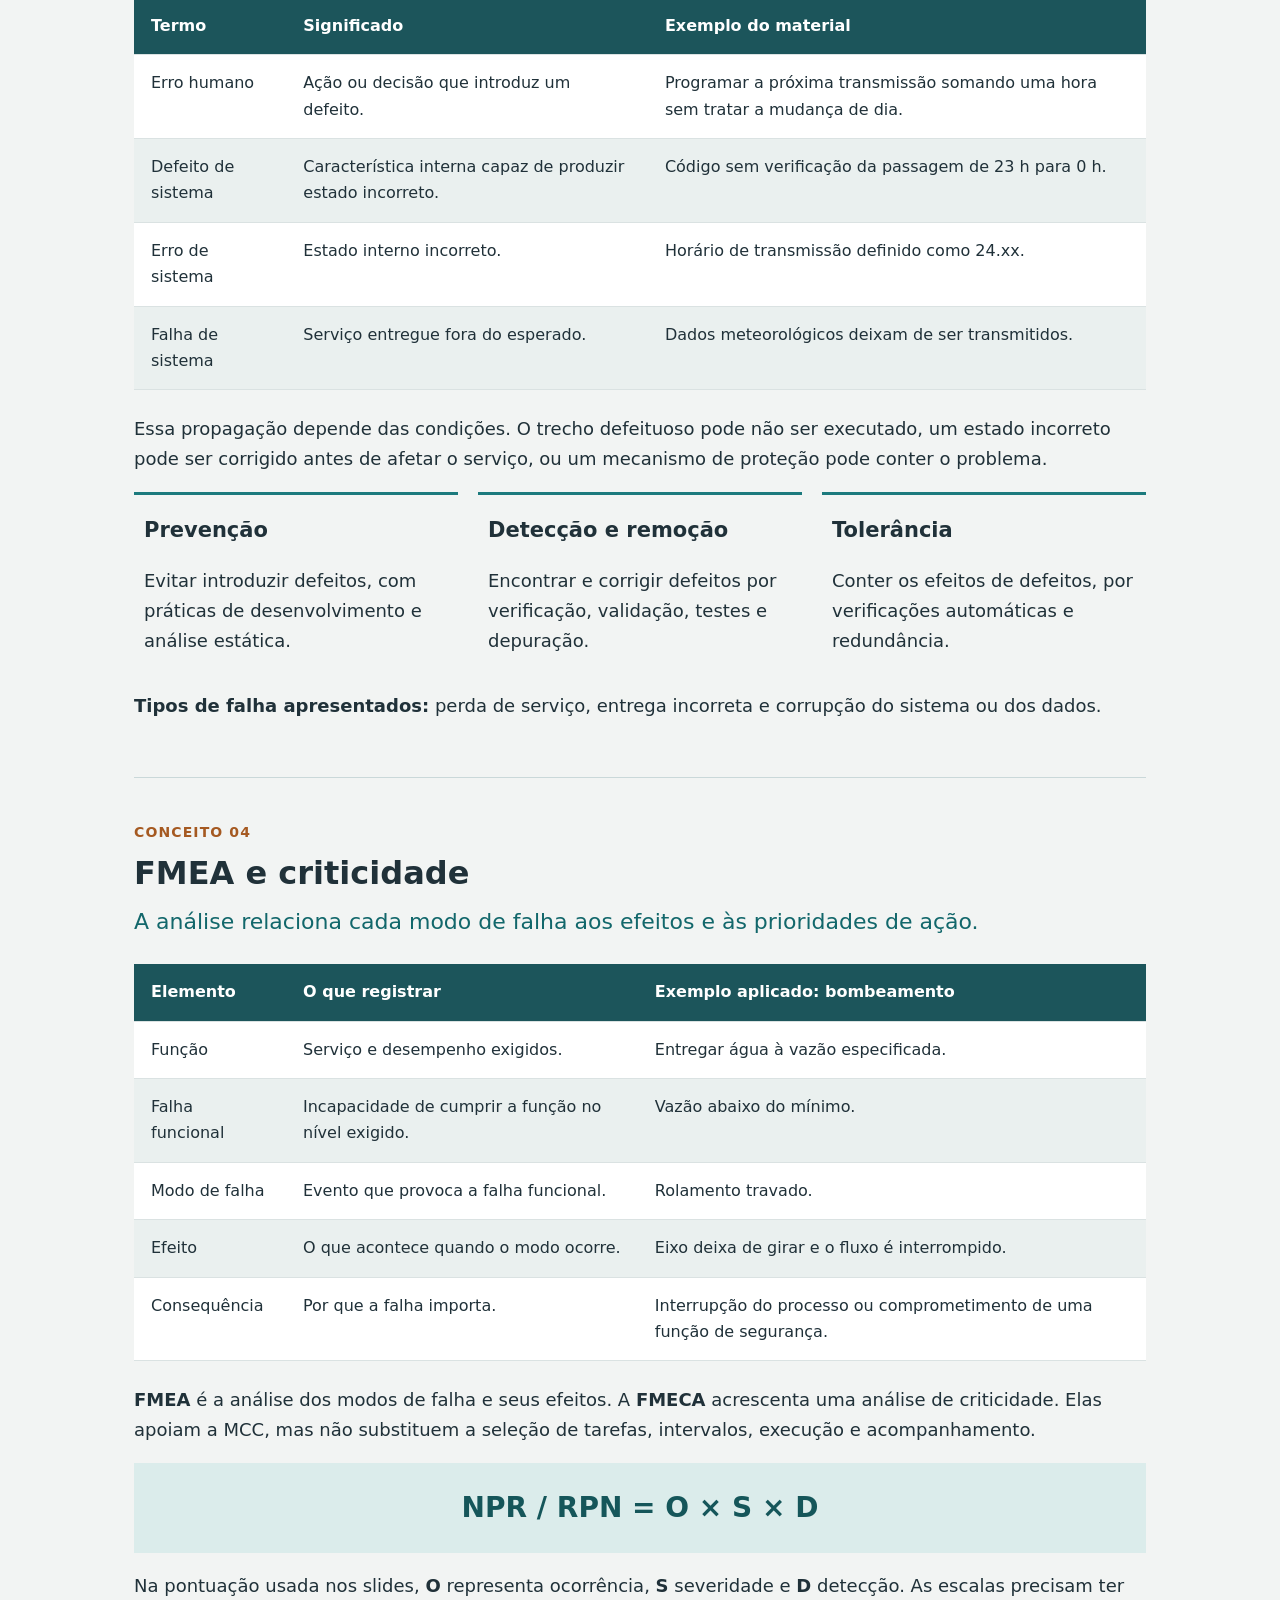
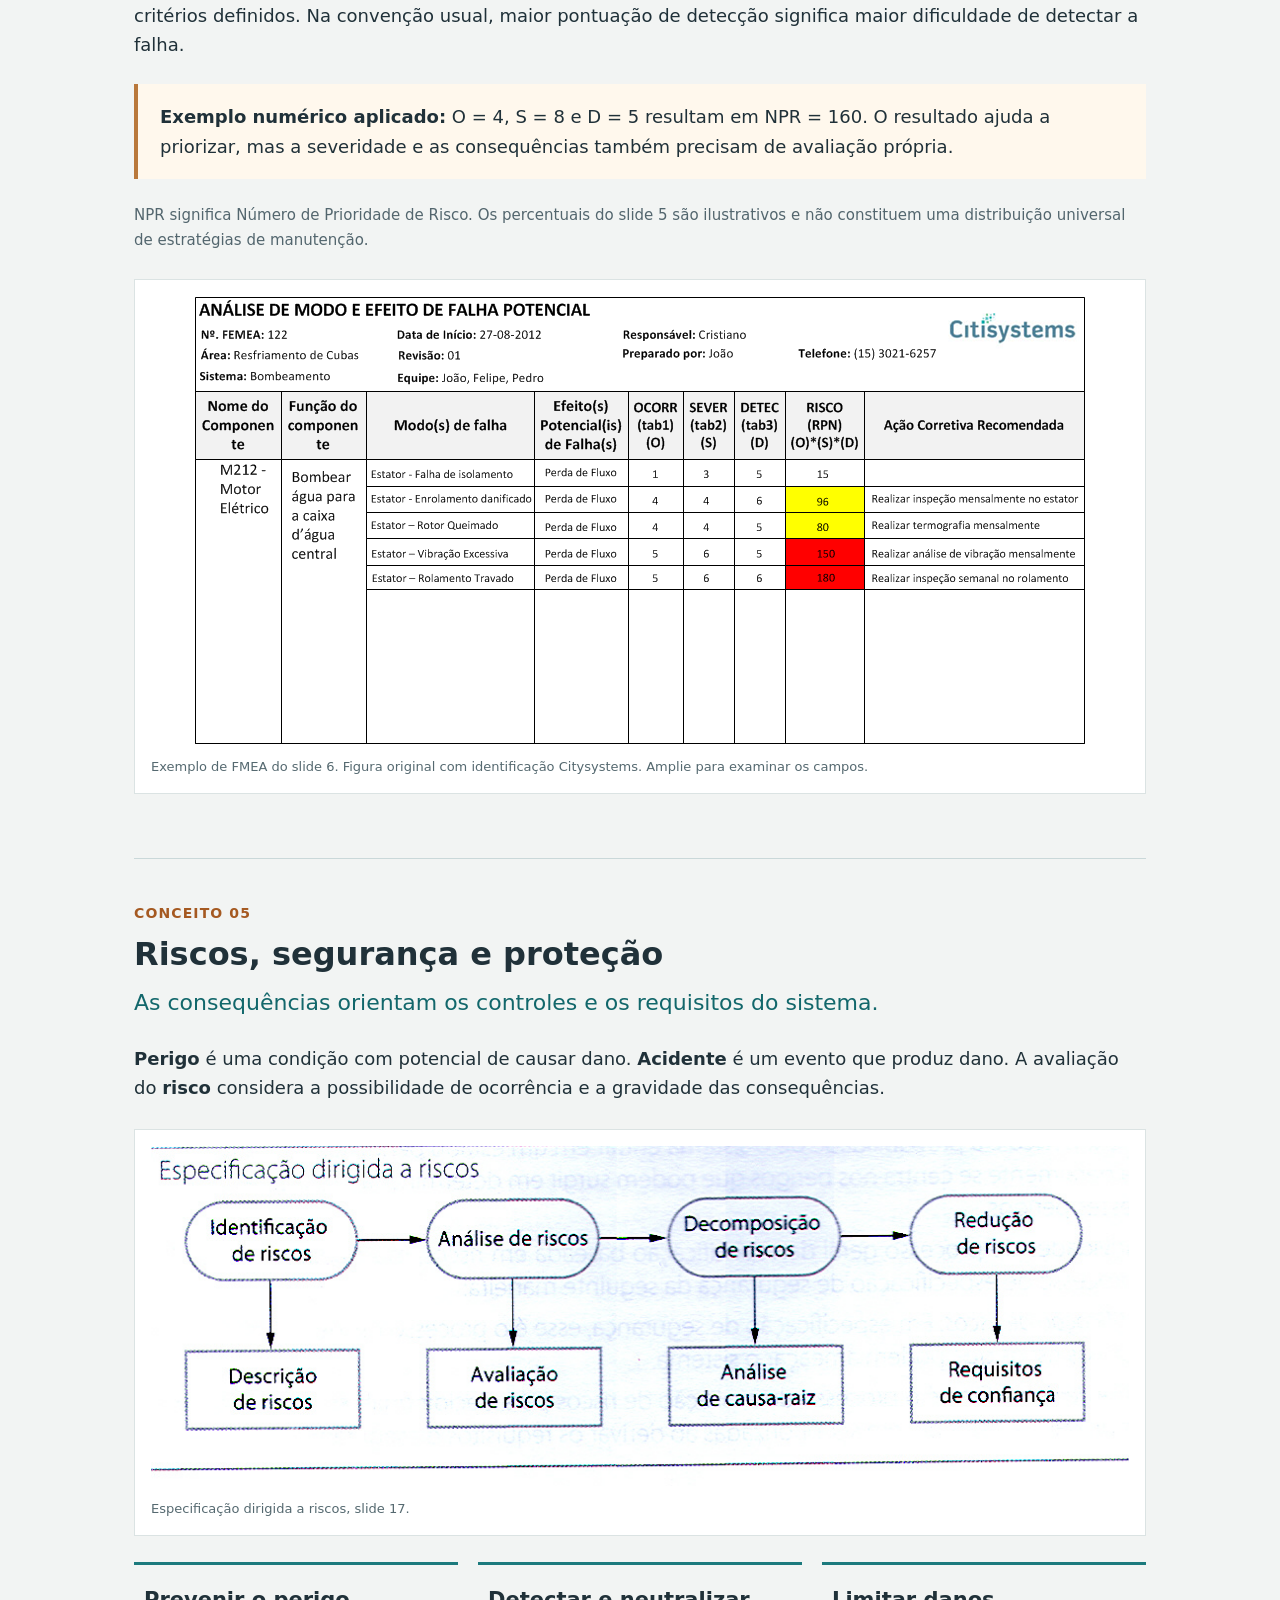
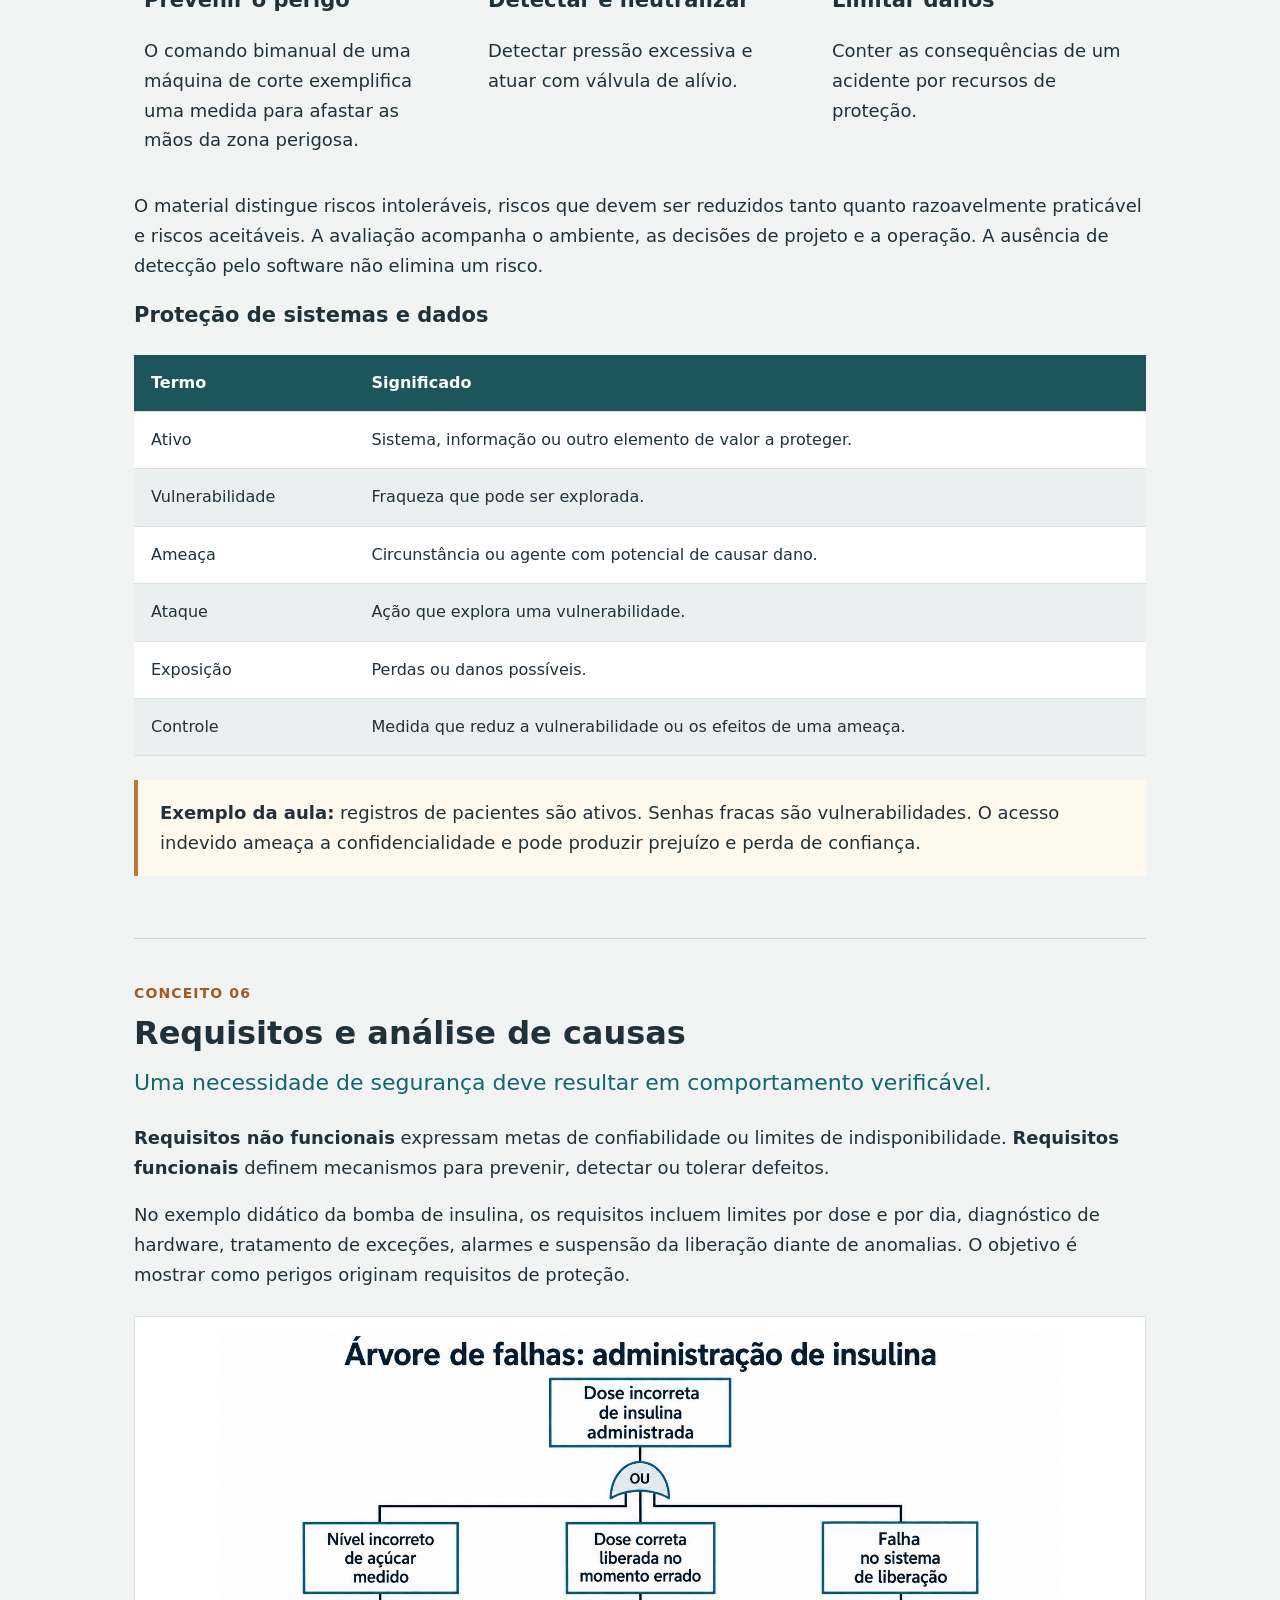
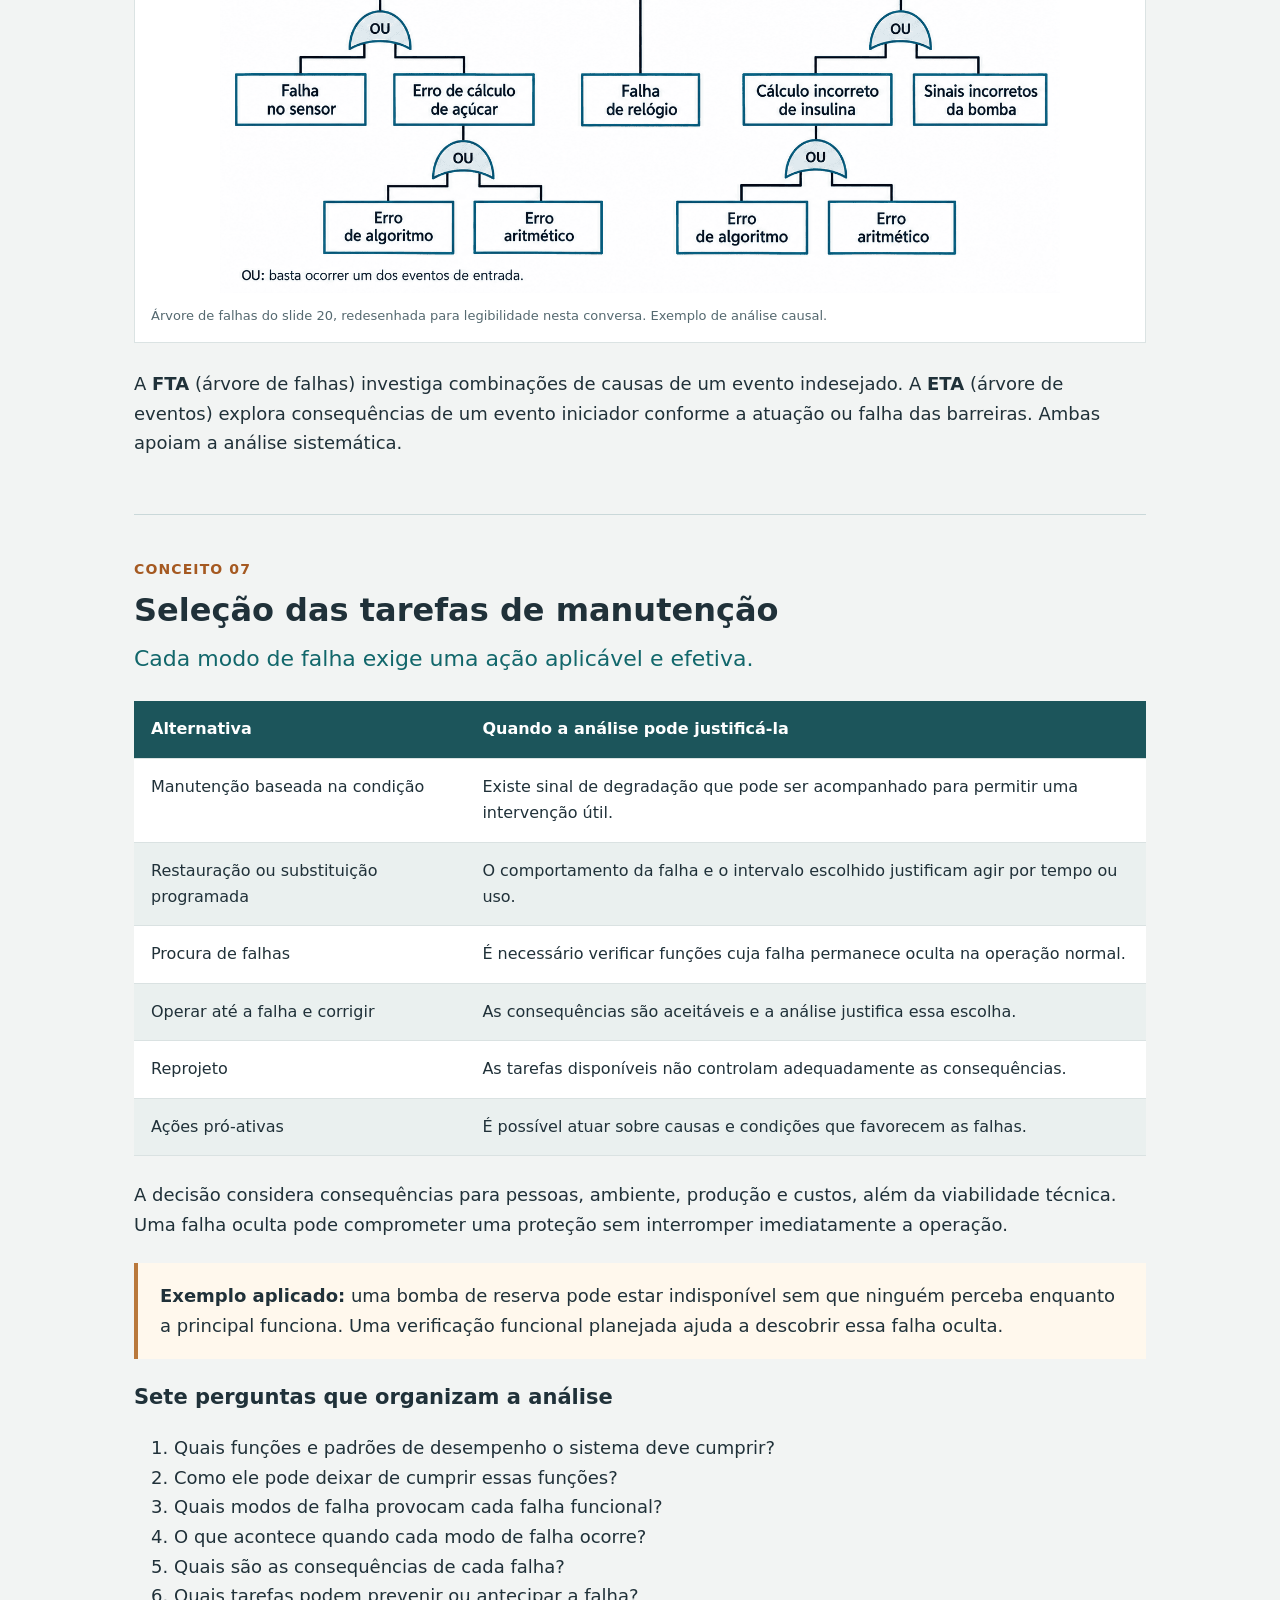
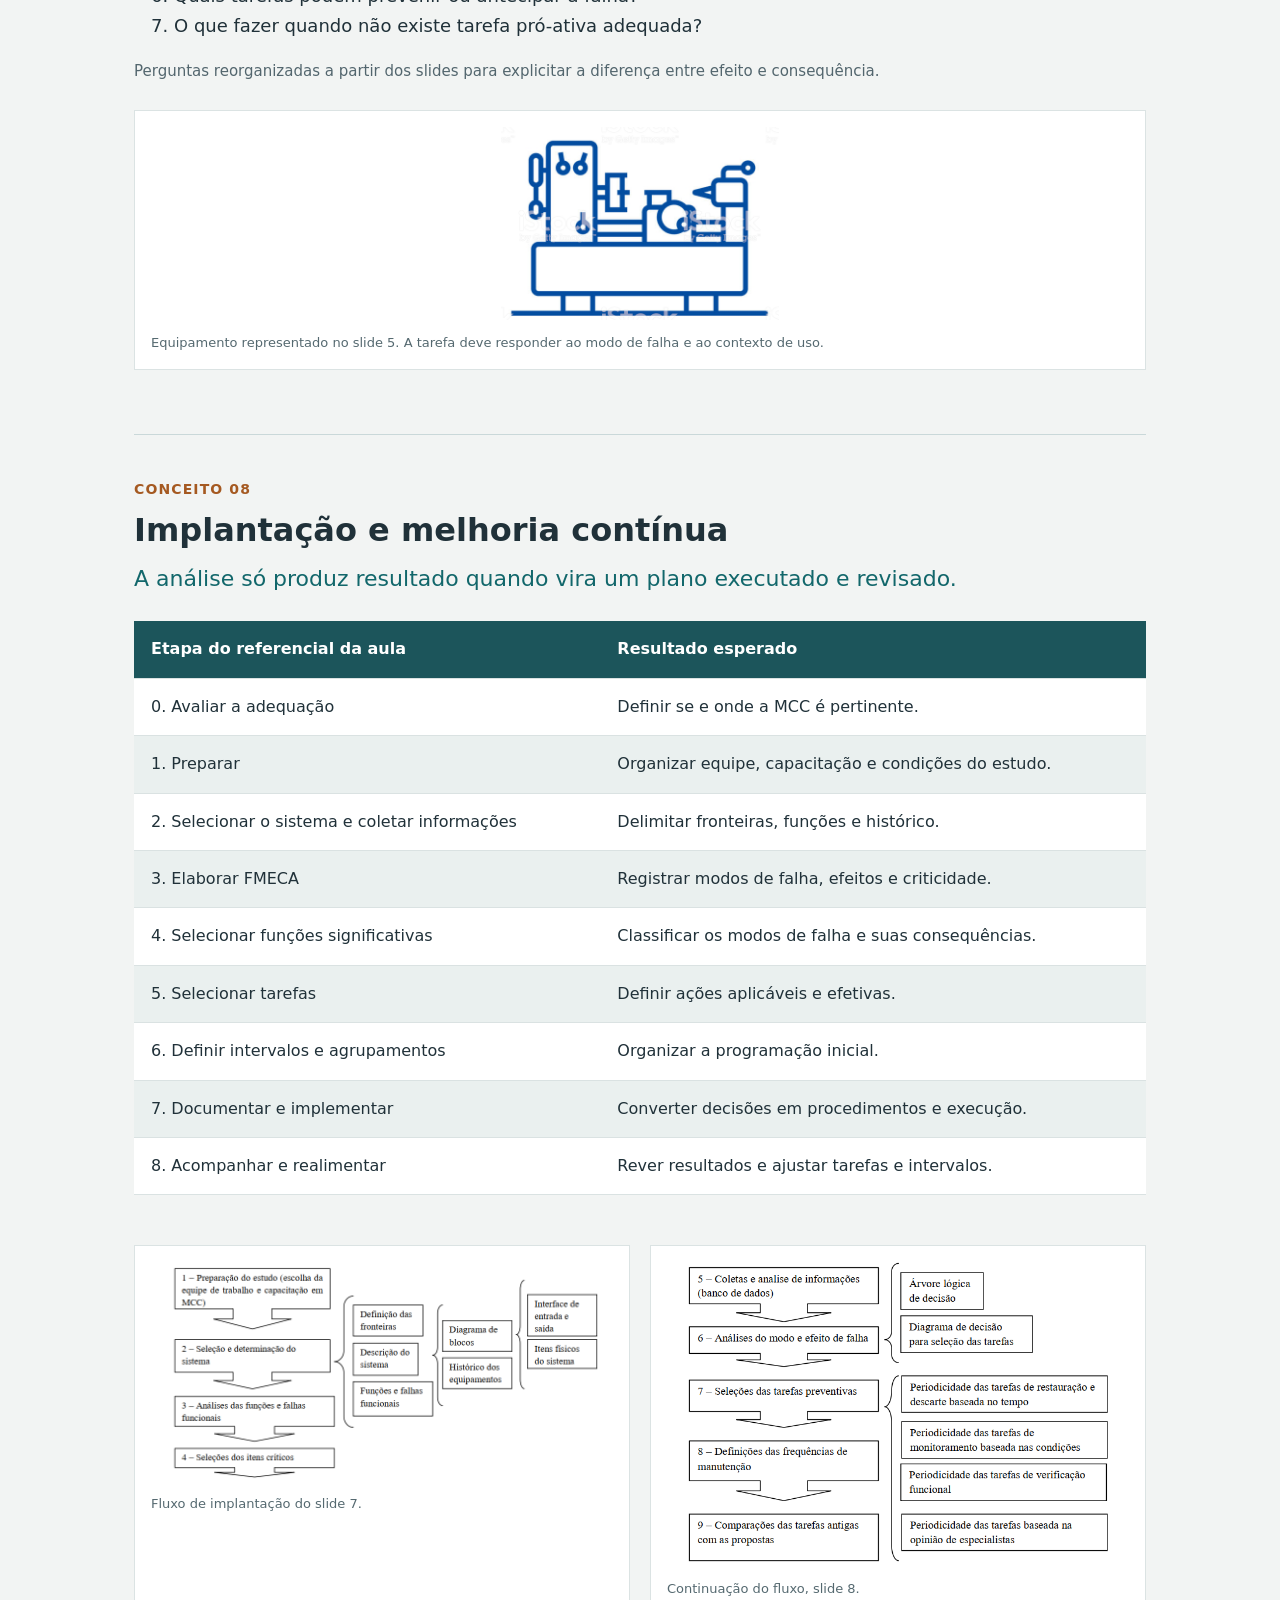
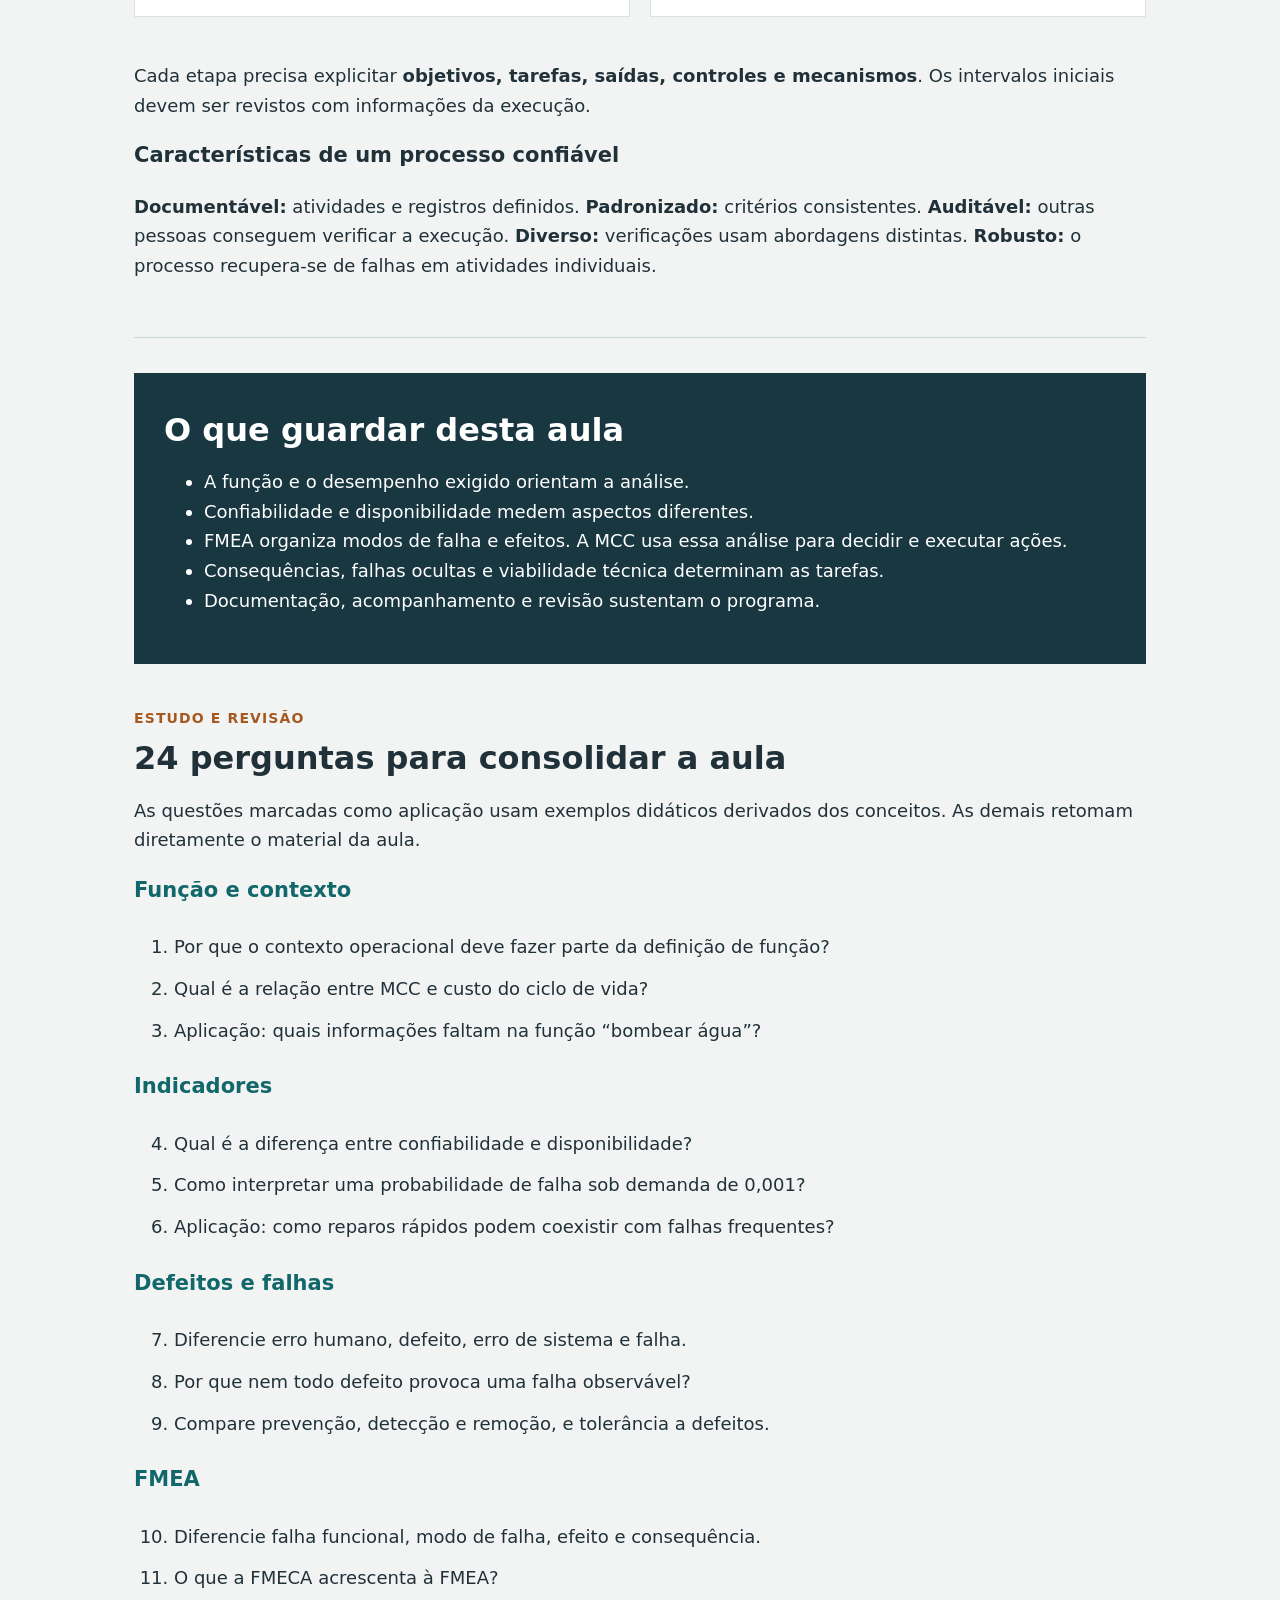
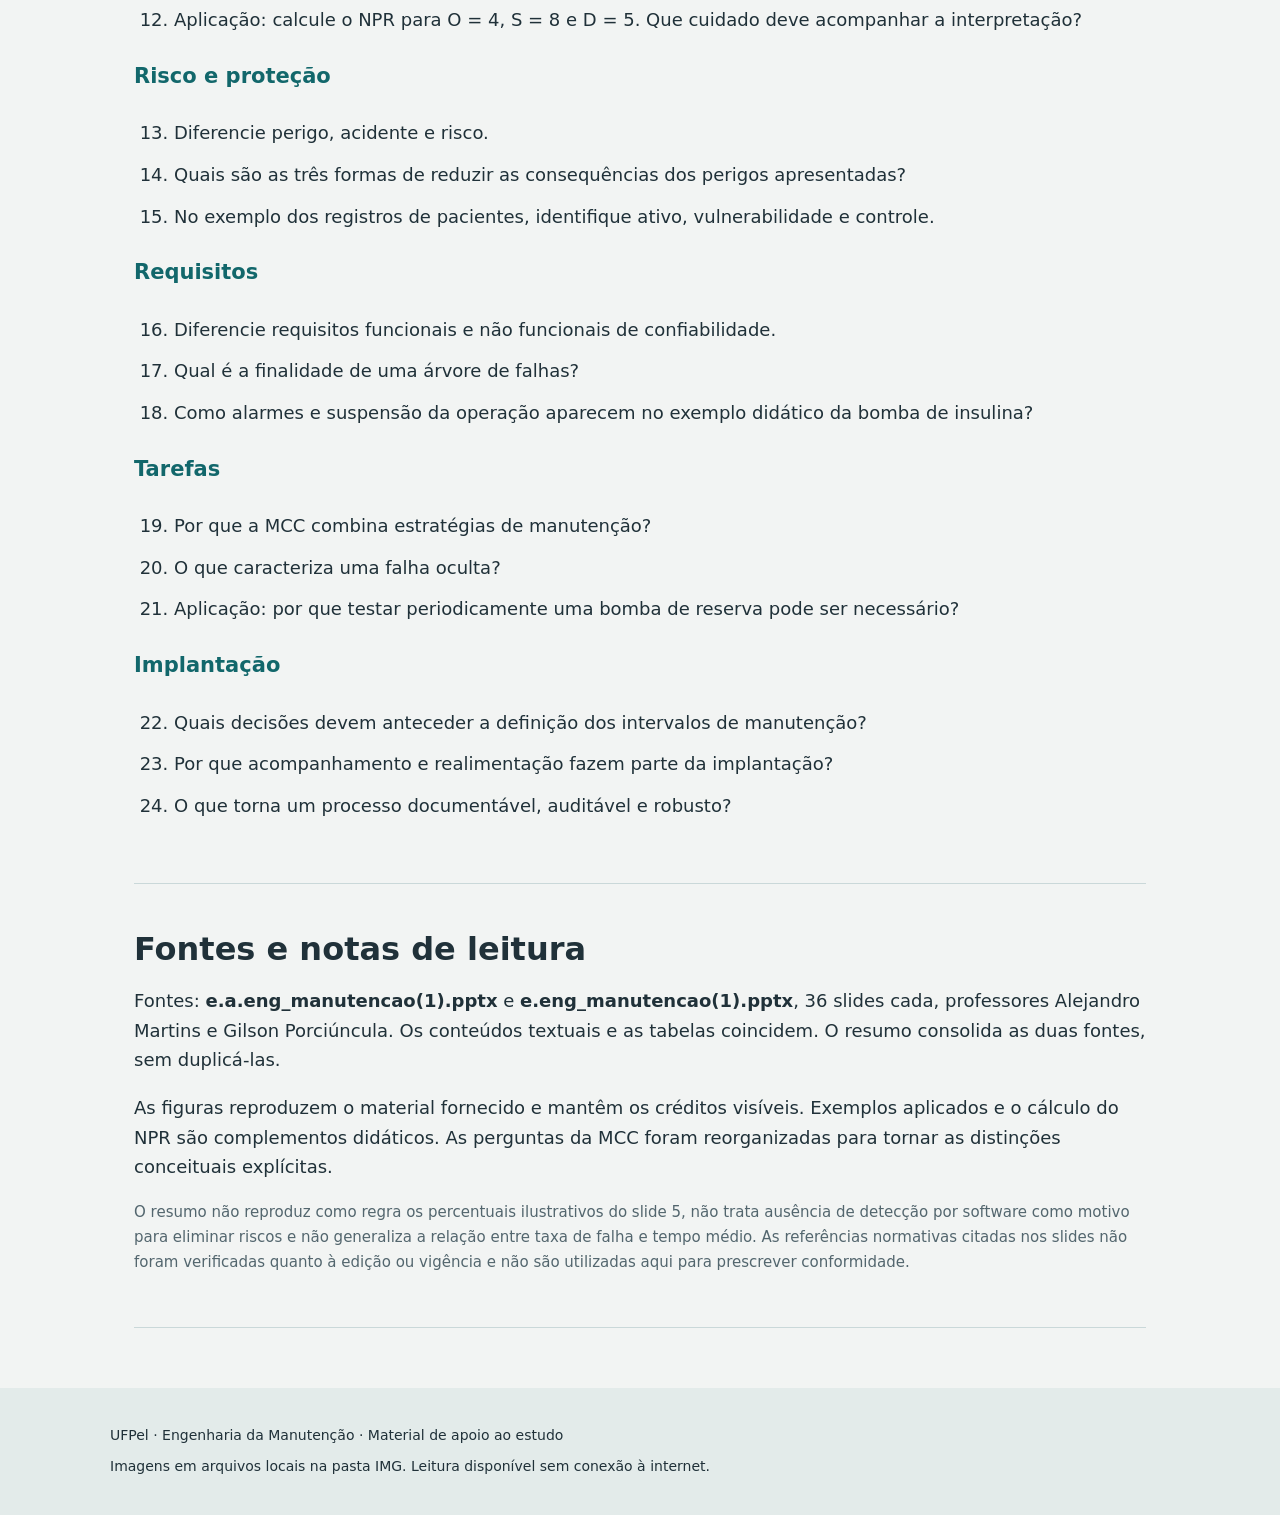
<file: eng_m/mcc.html>
<!doctype html><html lang="pt-BR"><head><meta charset="utf-8"><meta name="viewport" content="width=device-width,initial-scale=1"><title>Engenharia da Manutenção | MCC</title><meta name="description" content="Resumo didático de Manutenção Centrada em Confiabilidade: funções, falhas, FMEA, riscos, requisitos e implantação."><style>*{box-sizing:border-box}html{scroll-behavior:smooth}body{margin:0;background:#f2f4f3;color:#203139;font:18px/1.65 system-ui,-apple-system,Segoe UI,sans-serif}header{background:#183740;color:white;padding:68px max(6vw,24px) 54px}header .inner,main,nav .inner{max-width:1060px;margin:auto}.eyebrow{font-size:13px;letter-spacing:.13em;text-transform:uppercase;color:#f1c17b}h1{font-size:clamp(34px,5vw,62px);line-height:1.08;max-width:900px;margin:18px 0}header p{max-width:760px;color:#dfebed}.meta{font-size:14px}nav{background:white;border-bottom:1px solid #cedbdc}nav .inner{display:flex;flex-wrap:wrap;gap:8px 22px;padding:18px 24px}nav a{color:#12676b;font-size:14px;text-decoration:none}main{padding:32px 24px 60px}section{padding:38px 0;border-bottom:1px solid #cad8d9;scroll-margin-top:24px}h2{font-size:32px;line-height:1.2;margin:8px 0 12px}h3{font-size:21px;line-height:1.4}.number{font-weight:750;color:#a55921;font-size:14px;letter-spacing:.08em}.lead{font-size:22px;color:#12676b;margin-top:0}.tablewrap{overflow:auto;margin:24px 0}table{border-collapse:collapse;width:100%;background:white;font-size:16px}th{text-align:left;background:#1c555b;color:white}th,td{padding:15px 17px;border-bottom:1px solid #dae2e2;vertical-align:top}tbody tr:nth-child(even){background:#eaf0ef}aside{border-left:4px solid #b9783b;background:#fff8ed;padding:18px 22px;margin:24px 0}figure{margin:26px 0;background:white;padding:16px;border:1px solid #dbe3e3}figure img{display:block;width:auto;max-width:100%;max-height:560px;height:auto;margin:auto}figcaption{font-size:13px;color:#556970;margin-top:12px}.figpair,.triplet{display:grid;grid-template-columns:repeat(2,minmax(0,1fr));gap:20px}.triplet{grid-template-columns:repeat(3,minmax(0,1fr))}.triplet article{border-top:3px solid #1c7a7d;padding:0 10px}.formula{background:#dbeceb;color:#15565a;font-size:28px;text-align:center;padding:22px;font-weight:750}.note{font-size:15px;color:#53666e}.summary{background:#183740;color:white;padding:30px;border:0;margin-top:35px}.summary h2{color:white}.questions h3{color:#12676b}.questions li{padding:6px 0}footer{font-size:14px;background:#e3ebea;padding:28px 24px}footer p{max-width:1060px;margin:8px auto}.print{background:white;border:1px solid #becfcd;border-radius:4px;padding:10px 18px;font:inherit;color:#183740;cursor:pointer}@media(max-width:650px){body{font-size:17px}header{padding:40px 24px}.figpair,.triplet{grid-template-columns:1fr}h2{font-size:27px}main{padding:20px}th,td{padding:12px;min-width:135px}section{padding:28px 0}}@media print{body{background:white;font-size:11pt}header{padding:20px;background:white;color:#183740}header p,.eyebrow{color:#183740}h1{font-size:28pt}nav,.print{display:none}main{padding:0}section{padding:18px 0}h2{font-size:19pt}figure,aside,tr{break-inside:avoid}figure img{max-height:300px}.summary{background:white;color:#183740;border:1px solid #183740}.summary h2{color:#183740}footer{background:white}}</style></head><body><header><div class="inner"><div class="eyebrow">UFPel · Engenharia da Manutenção</div><h1>Manutenção Centrada em Confiabilidade</h1><p>Resumo da aula: compreender a função do sistema, avaliar as consequências das falhas e justificar as tarefas de manutenção.</p><div class="meta">Material dos professores Alejandro Martins e Gilson Porciúncula<br>8 conceitos · 7 figuras · 24 perguntas de revisão</div></div></header><nav aria-label="Sumário"><div class="inner"><a href="index.html">Módulo 1 · Ferramentas</a><a href="#fundamentos">01 Função e contexto operacional</a><a href="#indicadores">02 Confiabilidade e disponibilidade</a><a href="#falhas">03 Defeito, erro e falha</a><a href="#fmea">04 FMEA e criticidade</a><a href="#riscos">05 Riscos, segurança e proteção</a><a href="#requisitos">06 Requisitos e análise de causas</a><a href="#tarefas">07 Seleção das tarefas de manutenção</a><a href="#implantacao">08 Implantação e melhoria contínua</a><a href="#questoes">Perguntas</a></div></nav><main><section id="visao-geral"><p><strong>Módulo 2 de 2.</strong> <a href="index.html">Voltar às ferramentas de gestão e qualidade.</a></p><h2>O raciocínio da MCC</h2><p>Primeiro, definir a função. Depois, compreender como ela pode falhar e quais consequências isso produz. Essa análise fundamenta a escolha de tarefas, os intervalos e a revisão do plano com os resultados da operação.</p><p>A aula conecta manutenção de equipamentos, confiabilidade de software, segurança e proteção de dados: em todos os casos, interessa preservar o serviço exigido no contexto de uso.</p><button class="print" onclick="window.print()">Imprimir resumo</button></section><section id="fundamentos"><span class="number">CONCEITO 01</span><h2>Função e contexto operacional</h2><p class="lead">A MCC começa pelo serviço que o sistema deve entregar.</p><p>A <strong>Manutenção Centrada em Confiabilidade (MCC ou RCM)</strong> organiza decisões para preservar funções, analisar falhas e escolher tarefas de manutenção efetivas. O desempenho exigido depende do contexto: carga, ambiente, utilização e consequências da interrupção.</p><ul><li>A função precisa indicar o que se espera e o nível de desempenho aceitável.</li><li>A análise integra engenharia, operadores e técnicos de manutenção.</li><li>A redução do custo do ciclo de vida (LCC) acompanha os requisitos de segurança, ambiente e operação.</li><li>A MCC pode orientar o projeto e revisar programas existentes.</li></ul><aside><strong>Exemplo aplicado:</strong> “bombear água” é uma descrição incompleta. Para analisar falhas, é preciso definir vazão e pressão exigidas, fluido, regime de trabalho e condições de operação.</aside><figure><img src="IMG/evolucao.png" alt="Evolução das técnicas de manutenção, da corretiva às práticas de confiabilidade" loading="lazy"><figcaption>Figura do slide 3. Linha do tempo esquemática do material original, com crédito Engeteles. As datas indicam períodos aproximados.</figcaption></figure></section><section id="indicadores"><span class="number">CONCEITO 02</span><h2>Confiabilidade e disponibilidade</h2><p class="lead">Operar sem falhar e estar pronto para operar são medidas diferentes.</p><div class="tablewrap"><table><thead><tr><th>Conceito</th><th>Pergunta que responde</th><th>Interpretação</th></tr></thead><tbody><tr><td>Confiabilidade</td><td>O sistema cumpre sua função sem falhas durante um intervalo?</td><td>Probabilidade vinculada ao tempo, às condições e à função especificada.</td></tr><tr><td>Disponibilidade</td><td>O sistema está operacional quando solicitado?</td><td>Considera a possibilidade de estar em funcionamento após recuperação.</td></tr><tr><td>Probabilidade de falha sob demanda</td><td>Qual a chance de falhar quando houver uma solicitação?</td><td>O exemplo 0,001 corresponde a uma chance de 1 em 1.000 por demanda.</td></tr><tr><td>Taxa de ocorrência de falhas</td><td>Quantas falhas ocorrem por unidade de tempo?</td><td>Permite acompanhar o comportamento ao longo da operação.</td></tr></tbody></table></div><aside><strong>Comparação aplicada:</strong> um equipamento pode sofrer várias falhas curtas e retornar rapidamente ao serviço. Sua disponibilidade pode ser alta, embora a continuidade sem falhas seja baixa.</aside><p class="note">Cuidado com a simplificação dos slides: o inverso de uma taxa de falha não representa universalmente o tempo médio para falha. Essa relação exige hipóteses específicas sobre o modelo e o significado da taxa utilizada.</p></section><section id="falhas"><span class="number">CONCEITO 03</span><h2>Defeito, erro e falha</h2><p class="lead">Um defeito pode existir sem chegar a interromper o serviço.</p><div class="tablewrap"><table><thead><tr><th>Termo</th><th>Significado</th><th>Exemplo do material</th></tr></thead><tbody><tr><td>Erro humano</td><td>Ação ou decisão que introduz um defeito.</td><td>Programar a próxima transmissão somando uma hora sem tratar a mudança de dia.</td></tr><tr><td>Defeito de sistema</td><td>Característica interna capaz de produzir estado incorreto.</td><td>Código sem verificação da passagem de 23 h para 0 h.</td></tr><tr><td>Erro de sistema</td><td>Estado interno incorreto.</td><td>Horário de transmissão definido como 24.xx.</td></tr><tr><td>Falha de sistema</td><td>Serviço entregue fora do esperado.</td><td>Dados meteorológicos deixam de ser transmitidos.</td></tr></tbody></table></div><p>Essa propagação depende das condições. O trecho defeituoso pode não ser executado, um estado incorreto pode ser corrigido antes de afetar o serviço, ou um mecanismo de proteção pode conter o problema.</p><div class="triplet"><article><h3>Prevenção</h3><p>Evitar introduzir defeitos, com práticas de desenvolvimento e análise estática.</p></article><article><h3>Detecção e remoção</h3><p>Encontrar e corrigir defeitos por verificação, validação, testes e depuração.</p></article><article><h3>Tolerância</h3><p>Conter os efeitos de defeitos, por verificações automáticas e redundância.</p></article></div><p><strong>Tipos de falha apresentados:</strong> perda de serviço, entrega incorreta e corrupção do sistema ou dos dados.</p></section><section id="fmea"><span class="number">CONCEITO 04</span><h2>FMEA e criticidade</h2><p class="lead">A análise relaciona cada modo de falha aos efeitos e às prioridades de ação.</p><div class="tablewrap"><table><thead><tr><th>Elemento</th><th>O que registrar</th><th>Exemplo aplicado: bombeamento</th></tr></thead><tbody><tr><td>Função</td><td>Serviço e desempenho exigidos.</td><td>Entregar água à vazão especificada.</td></tr><tr><td>Falha funcional</td><td>Incapacidade de cumprir a função no nível exigido.</td><td>Vazão abaixo do mínimo.</td></tr><tr><td>Modo de falha</td><td>Evento que provoca a falha funcional.</td><td>Rolamento travado.</td></tr><tr><td>Efeito</td><td>O que acontece quando o modo ocorre.</td><td>Eixo deixa de girar e o fluxo é interrompido.</td></tr><tr><td>Consequência</td><td>Por que a falha importa.</td><td>Interrupção do processo ou comprometimento de uma função de segurança.</td></tr></tbody></table></div><p><strong>FMEA</strong> é a análise dos modos de falha e seus efeitos. A <strong>FMECA</strong> acrescenta uma análise de criticidade. Elas apoiam a MCC, mas não substituem a seleção de tarefas, intervalos, execução e acompanhamento.</p><div class="formula">NPR / RPN = O × S × D</div><p>Na pontuação usada nos slides, <strong>O</strong> representa ocorrência, <strong>S</strong> severidade e <strong>D</strong> detecção. As escalas precisam ter critérios definidos. Na convenção usual, maior pontuação de detecção significa maior dificuldade de detectar a falha.</p><aside><strong>Exemplo numérico aplicado:</strong> O = 4, S = 8 e D = 5 resultam em NPR = 160. O resultado ajuda a priorizar, mas a severidade e as consequências também precisam de avaliação própria.</aside><p class="note">NPR significa Número de Prioridade de Risco. Os percentuais do slide 5 são ilustrativos e não constituem uma distribuição universal de estratégias de manutenção.</p><figure><img src="IMG/fmea.png" alt="Planilha de análise de modos de falha de um sistema de bombeamento" loading="lazy"><figcaption>Exemplo de FMEA do slide 6. Figura original com identificação Citysystems. Amplie para examinar os campos.</figcaption></figure></section><section id="riscos"><span class="number">CONCEITO 05</span><h2>Riscos, segurança e proteção</h2><p class="lead">As consequências orientam os controles e os requisitos do sistema.</p><p><strong>Perigo</strong> é uma condição com potencial de causar dano. <strong>Acidente</strong> é um evento que produz dano. A avaliação do <strong>risco</strong> considera a possibilidade de ocorrência e a gravidade das consequências.</p><figure><img src="IMG/riscos.jpg" alt="Identificação, análise, decomposição e redução dos riscos" loading="lazy"><figcaption>Especificação dirigida a riscos, slide 17.</figcaption></figure><div class="triplet"><article><h3>Prevenir o perigo</h3><p>O comando bimanual de uma máquina de corte exemplifica uma medida para afastar as mãos da zona perigosa.</p></article><article><h3>Detectar e neutralizar</h3><p>Detectar pressão excessiva e atuar com válvula de alívio.</p></article><article><h3>Limitar danos</h3><p>Conter as consequências de um acidente por recursos de proteção.</p></article></div><p>O material distingue riscos intoleráveis, riscos que devem ser reduzidos tanto quanto razoavelmente praticável e riscos aceitáveis. A avaliação acompanha o ambiente, as decisões de projeto e a operação. A ausência de detecção pelo software não elimina um risco.</p><h3>Proteção de sistemas e dados</h3><div class="tablewrap"><table><thead><tr><th>Termo</th><th>Significado</th></tr></thead><tbody><tr><td>Ativo</td><td>Sistema, informação ou outro elemento de valor a proteger.</td></tr><tr><td>Vulnerabilidade</td><td>Fraqueza que pode ser explorada.</td></tr><tr><td>Ameaça</td><td>Circunstância ou agente com potencial de causar dano.</td></tr><tr><td>Ataque</td><td>Ação que explora uma vulnerabilidade.</td></tr><tr><td>Exposição</td><td>Perdas ou danos possíveis.</td></tr><tr><td>Controle</td><td>Medida que reduz a vulnerabilidade ou os efeitos de uma ameaça.</td></tr></tbody></table></div><aside><strong>Exemplo da aula:</strong> registros de pacientes são ativos. Senhas fracas são vulnerabilidades. O acesso indevido ameaça a confidencialidade e pode produzir prejuízo e perda de confiança.</aside></section><section id="requisitos"><span class="number">CONCEITO 06</span><h2>Requisitos e análise de causas</h2><p class="lead">Uma necessidade de segurança deve resultar em comportamento verificável.</p><p><strong>Requisitos não funcionais</strong> expressam metas de confiabilidade ou limites de indisponibilidade. <strong>Requisitos funcionais</strong> definem mecanismos para prevenir, detectar ou tolerar defeitos.</p><p>No exemplo didático da bomba de insulina, os requisitos incluem limites por dose e por dia, diagnóstico de hardware, tratamento de exceções, alarmes e suspensão da liberação diante de anomalias. O objetivo é mostrar como perigos originam requisitos de proteção.</p><figure><img src="IMG/arvore_falhas.png" alt="Árvore com combinações de eventos que podem causar dose incorreta de insulina" loading="lazy"><figcaption>Árvore de falhas do slide 20, redesenhada para legibilidade nesta conversa. Exemplo de análise causal.</figcaption></figure><p>A <strong>FTA</strong> (árvore de falhas) investiga combinações de causas de um evento indesejado. A <strong>ETA</strong> (árvore de eventos) explora consequências de um evento iniciador conforme a atuação ou falha das barreiras. Ambas apoiam a análise sistemática.</p></section><section id="tarefas"><span class="number">CONCEITO 07</span><h2>Seleção das tarefas de manutenção</h2><p class="lead">Cada modo de falha exige uma ação aplicável e efetiva.</p><div class="tablewrap"><table><thead><tr><th>Alternativa</th><th>Quando a análise pode justificá-la</th></tr></thead><tbody><tr><td>Manutenção baseada na condição</td><td>Existe sinal de degradação que pode ser acompanhado para permitir uma intervenção útil.</td></tr><tr><td>Restauração ou substituição programada</td><td>O comportamento da falha e o intervalo escolhido justificam agir por tempo ou uso.</td></tr><tr><td>Procura de falhas</td><td>É necessário verificar funções cuja falha permanece oculta na operação normal.</td></tr><tr><td>Operar até a falha e corrigir</td><td>As consequências são aceitáveis e a análise justifica essa escolha.</td></tr><tr><td>Reprojeto</td><td>As tarefas disponíveis não controlam adequadamente as consequências.</td></tr><tr><td>Ações pró-ativas</td><td>É possível atuar sobre causas e condições que favorecem as falhas.</td></tr></tbody></table></div><p>A decisão considera consequências para pessoas, ambiente, produção e custos, além da viabilidade técnica. Uma falha oculta pode comprometer uma proteção sem interromper imediatamente a operação.</p><aside><strong>Exemplo aplicado:</strong> uma bomba de reserva pode estar indisponível sem que ninguém perceba enquanto a principal funciona. Uma verificação funcional planejada ajuda a descobrir essa falha oculta.</aside><h3>Sete perguntas que organizam a análise</h3><ol><li>Quais funções e padrões de desempenho o sistema deve cumprir?</li><li>Como ele pode deixar de cumprir essas funções?</li><li>Quais modos de falha provocam cada falha funcional?</li><li>O que acontece quando cada modo de falha ocorre?</li><li>Quais são as consequências de cada falha?</li><li>Quais tarefas podem prevenir ou antecipar a falha?</li><li>O que fazer quando não existe tarefa pró-ativa adequada?</li></ol><p class="note">Perguntas reorganizadas a partir dos slides para explicitar a diferença entre efeito e consequência.</p><figure><img src="IMG/equipamento.png" alt="Ilustração de equipamento industrial" loading="lazy"><figcaption>Equipamento representado no slide 5. A tarefa deve responder ao modo de falha e ao contexto de uso.</figcaption></figure></section><section id="implantacao"><span class="number">CONCEITO 08</span><h2>Implantação e melhoria contínua</h2><p class="lead">A análise só produz resultado quando vira um plano executado e revisado.</p><div class="tablewrap"><table><thead><tr><th>Etapa do referencial da aula</th><th>Resultado esperado</th></tr></thead><tbody><tr><td>0. Avaliar a adequação</td><td>Definir se e onde a MCC é pertinente.</td></tr><tr><td>1. Preparar</td><td>Organizar equipe, capacitação e condições do estudo.</td></tr><tr><td>2. Selecionar o sistema e coletar informações</td><td>Delimitar fronteiras, funções e histórico.</td></tr><tr><td>3. Elaborar FMECA</td><td>Registrar modos de falha, efeitos e criticidade.</td></tr><tr><td>4. Selecionar funções significativas</td><td>Classificar os modos de falha e suas consequências.</td></tr><tr><td>5. Selecionar tarefas</td><td>Definir ações aplicáveis e efetivas.</td></tr><tr><td>6. Definir intervalos e agrupamentos</td><td>Organizar a programação inicial.</td></tr><tr><td>7. Documentar e implementar</td><td>Converter decisões em procedimentos e execução.</td></tr><tr><td>8. Acompanhar e realimentar</td><td>Rever resultados e ajustar tarefas e intervalos.</td></tr></tbody></table></div><div class="figpair"><figure><img src="IMG/implantacao_1.png" alt="Preparação, seleção do sistema e análise de funções" loading="lazy"><figcaption>Fluxo de implantação do slide 7.</figcaption></figure><figure><img src="IMG/implantacao_2.png" alt="Análise de informações, seleção de tarefas e definição de frequências" loading="lazy"><figcaption>Continuação do fluxo, slide 8.</figcaption></figure></div><p>Cada etapa precisa explicitar <strong>objetivos, tarefas, saídas, controles e mecanismos</strong>. Os intervalos iniciais devem ser revistos com informações da execução.</p><h3>Características de um processo confiável</h3><p><strong>Documentável:</strong> atividades e registros definidos. <strong>Padronizado:</strong> critérios consistentes. <strong>Auditável:</strong> outras pessoas conseguem verificar a execução. <strong>Diverso:</strong> verificações usam abordagens distintas. <strong>Robusto:</strong> o processo recupera-se de falhas em atividades individuais.</p></section><section class="summary"><h2>O que guardar desta aula</h2><ul><li>A função e o desempenho exigido orientam a análise.</li><li>Confiabilidade e disponibilidade medem aspectos diferentes.</li><li>FMEA organiza modos de falha e efeitos. A MCC usa essa análise para decidir e executar ações.</li><li>Consequências, falhas ocultas e viabilidade técnica determinam as tarefas.</li><li>Documentação, acompanhamento e revisão sustentam o programa.</li></ul></section><section id="questoes" class="questions"><span class="number">ESTUDO E REVISÃO</span><h2>24 perguntas para consolidar a aula</h2><p>As questões marcadas como aplicação usam exemplos didáticos derivados dos conceitos. As demais retomam diretamente o material da aula.</p><h3>Função e contexto</h3><ol start="1"><li>Por que o contexto operacional deve fazer parte da definição de função?</li><li>Qual é a relação entre MCC e custo do ciclo de vida?</li><li>Aplicação: quais informações faltam na função “bombear água”?</li></ol><h3>Indicadores</h3><ol start="4"><li>Qual é a diferença entre confiabilidade e disponibilidade?</li><li>Como interpretar uma probabilidade de falha sob demanda de 0,001?</li><li>Aplicação: como reparos rápidos podem coexistir com falhas frequentes?</li></ol><h3>Defeitos e falhas</h3><ol start="7"><li>Diferencie erro humano, defeito, erro de sistema e falha.</li><li>Por que nem todo defeito provoca uma falha observável?</li><li>Compare prevenção, detecção e remoção, e tolerância a defeitos.</li></ol><h3>FMEA</h3><ol start="10"><li>Diferencie falha funcional, modo de falha, efeito e consequência.</li><li>O que a FMECA acrescenta à FMEA?</li><li>Aplicação: calcule o NPR para O = 4, S = 8 e D = 5. Que cuidado deve acompanhar a interpretação?</li></ol><h3>Risco e proteção</h3><ol start="13"><li>Diferencie perigo, acidente e risco.</li><li>Quais são as três formas de reduzir as consequências dos perigos apresentadas?</li><li>No exemplo dos registros de pacientes, identifique ativo, vulnerabilidade e controle.</li></ol><h3>Requisitos</h3><ol start="16"><li>Diferencie requisitos funcionais e não funcionais de confiabilidade.</li><li>Qual é a finalidade de uma árvore de falhas?</li><li>Como alarmes e suspensão da operação aparecem no exemplo didático da bomba de insulina?</li></ol><h3>Tarefas</h3><ol start="19"><li>Por que a MCC combina estratégias de manutenção?</li><li>O que caracteriza uma falha oculta?</li><li>Aplicação: por que testar periodicamente uma bomba de reserva pode ser necessário?</li></ol><h3>Implantação</h3><ol start="22"><li>Quais decisões devem anteceder a definição dos intervalos de manutenção?</li><li>Por que acompanhamento e realimentação fazem parte da implantação?</li><li>O que torna um processo documentável, auditável e robusto?</li></ol></section><section id="fontes"><h2>Fontes e notas de leitura</h2><p>Fontes: <strong>e.a.eng_manutencao(1).pptx</strong> e <strong>e.eng_manutencao(1).pptx</strong>, 36 slides cada, professores Alejandro Martins e Gilson Porciúncula. Os conteúdos textuais e as tabelas coincidem. O resumo consolida as duas fontes, sem duplicá-las.</p><p>As figuras reproduzem o material fornecido e mantêm os créditos visíveis. Exemplos aplicados e o cálculo do NPR são complementos didáticos. As perguntas da MCC foram reorganizadas para tornar as distinções conceituais explícitas.</p><p class="note">O resumo não reproduz como regra os percentuais ilustrativos do slide 5, não trata ausência de detecção por software como motivo para eliminar riscos e não generaliza a relação entre taxa de falha e tempo médio. As referências normativas citadas nos slides não foram verificadas quanto à edição ou vigência e não são utilizadas aqui para prescrever conformidade.</p></section></main><footer><p>UFPel · Engenharia da Manutenção · Material de apoio ao estudo</p><p>Imagens em arquivos locais na pasta IMG. Leitura disponível sem conexão à internet.</p></footer></body></html>
</file>
<file: casos_tpm/style.css>
:root{--ink:#142b3b;--teal:#007d79;--orange:#ca541c;--muted:#516572;--paper:#f6f5f0;--line:#d8e1e2;--white:#fff;scroll-behavior:smooth}*{box-sizing:border-box}body{margin:0;background:var(--paper);color:var(--ink);font:17px/1.65 system-ui,-apple-system,"Segoe UI",sans-serif}a{color:#006d73;text-underline-offset:4px}a:focus-visible,button:focus-visible,input:focus-visible,summary:focus-visible{outline:3px solid var(--orange);outline-offset:4px}h1,h2,h3,p,figure{margin-top:0}h1,h2,h3{line-height:1.12;letter-spacing:-.035em}h1{font-size:clamp(46px,6vw,82px);margin-bottom:25px;max-width:900px}h2{font-size:clamp(29px,4vw,43px);margin-bottom:16px}h3{font-size:23px;margin-bottom:12px}p{margin-bottom:17px}.wrap{max-width:1200px;margin:auto;padding:0 34px}.brand{display:flex;align-items:center;gap:16px;padding:20px 0;font-size:14px;line-height:1.4}.brand img{width:62px;height:62px;object-fit:contain}.brand small{display:block;color:var(--muted)}.hero{background:var(--ink);color:white;padding:50px 0 55px;overflow:hidden}.hero .wrap{display:grid;grid-template-columns:1.25fr 1fr;gap:38px;align-items:center}.hero p{color:#d3e4e7;font-size:20px}.hero .eyebrow{color:#65d1c5;font-size:13px}.hero figure{margin:0}.hero img{display:block;width:100%;border-radius:6px;aspect-ratio:4/3;object-fit:cover}.hero figcaption{color:#bed1d6;font-size:12px}.eyebrow{text-transform:uppercase;font-size:12px;letter-spacing:.15em;font-weight:800;color:var(--teal);margin-bottom:12px}.hero .tag{display:inline-block;padding:6px 12px;border:1px solid #56717e;border-radius:4px;font-size:12px;margin-right:5px;color:white}.nav{position:sticky;top:0;background:#fff;z-index:20;box-shadow:0 2px 8px #142b3b12}.nav .wrap{display:flex;gap:5px;overflow-x:auto;padding-top:11px;padding-bottom:11px}.nav a{font-size:13px;white-space:nowrap;padding:6px 12px;text-decoration:none;font-weight:650;border-radius:4px}.nav a:hover{background:#edf5f4}.nav a.active{background:var(--ink);color:white}section{padding:64px 0;border-bottom:1px solid var(--line);scroll-margin-top:76px}.section-head{display:flex;align-items:flex-start;gap:24px;margin-bottom:30px}.num{font-size:38px;font-weight:300;color:var(--orange);line-height:1.2;min-width:55px}.lead{font-size:20px;color:var(--muted);max-width:870px}.grid{display:grid;grid-template-columns:1fr 1fr;gap:28px;align-items:start}.grid.wide{grid-template-columns:.82fr 1.18fr}.cards{display:grid;grid-template-columns:repeat(3,1fr);gap:16px;margin:22px 0}.card{background:white;padding:24px;border:1px solid var(--line);border-top:3px solid var(--teal);border-radius:5px}.card p:last-child{margin-bottom:0}.card h3{font-size:21px}.callout{border-left:4px solid var(--orange);padding:19px 23px;background:#fff0e6;margin:25px 0}.callout p{margin:5px 0 0}.callout strong{color:#9c3b12}figure{margin:0 0 25px}figure img{display:block;width:100%;height:auto;border-radius:5px}figcaption{font-size:13px;color:var(--muted);margin-top:10px;line-height:1.5}.zoom{white-space:nowrap}.portrait{display:grid;grid-template-columns:110px 1fr;gap:20px;align-items:center;background:#fff;padding:20px;border:1px solid var(--line);margin-top:24px}.portrait img{width:100%;border-radius:3px}.portrait p{font-size:15px;margin:0}.small{font-size:14px;color:var(--muted)}ul,ol{padding-left:23px}li{margin-bottom:8px}.photo-strip{display:grid;grid-template-columns:repeat(3,1fr);gap:18px}.photo-strip img{height:220px;object-fit:contain;background:#e9eeee}.caption-title{font-weight:700;color:var(--ink)}.table-scroll{overflow:auto;margin:24px 0}table{border-collapse:collapse;width:100%;background:white;font-size:15px}th,td{padding:14px;text-align:left;border-bottom:1px solid var(--line);vertical-align:top}th{background:var(--ink);color:white}td:first-child{font-weight:700}code{background:#e9eeee;padding:2px 5px;border-radius:3px;font-size:.95em}.formula{background:var(--ink);color:white;border-radius:6px;padding:26px;margin:25px 0}.formula strong{font-size:27px;letter-spacing:-.02em}.formula p{margin:10px 0 0;color:#d1e3e5}.metrics{display:grid;grid-template-columns:repeat(4,1fr);gap:12px;margin:25px 0}.metric{padding:20px;background:#fff;border:1px solid var(--line)}.metric b{display:block;font-size:30px;color:var(--teal);letter-spacing:-.04em}.metric span{font-size:13px;font-weight:650}.sim{padding:28px;background:#e6efed;border:1px solid #bed6d0;border-radius:6px}.sliders{display:grid;grid-template-columns:repeat(3,1fr);gap:24px}.sliders label{font-weight:700;display:block}.sliders input{width:100%;accent-color:var(--teal);margin-top:17px}.sliders output{display:block;font-size:25px}.sim-result{display:flex;align-items:center;gap:25px;margin-top:26px}.sim-result strong{font-size:45px;line-height:1}.meter{flex:1;background:#bed6d0;height:24px;overflow:hidden;border-radius:4px}.meter div{height:100%;background:var(--teal);width:42.61%}.sim-actions{display:flex;gap:8px;flex-wrap:wrap;margin-top:18px}button{font:inherit;font-size:14px;border:1px solid var(--teal);background:white;border-radius:4px;padding:8px 13px;color:var(--ink);cursor:pointer}button:hover{background:var(--ink);color:white}.review{background:#fff}.qgroup{margin-bottom:30px}.qgroup h3{margin-bottom:17px;font-size:22px}details{border:1px solid var(--line);border-radius:4px;margin-bottom:10px;background:white}summary{padding:17px 20px;cursor:pointer;font-weight:650;line-height:1.5}details[open] summary{border-bottom:1px solid var(--line)}details p{padding:17px 20px;margin:0;color:var(--muted)}.video-list{display:grid;grid-template-columns:repeat(2,1fr);gap:16px}.video{background:white;border:1px solid var(--line);padding:23px}.video h3{font-size:21px}.video p{font-size:15px}.video a{font-weight:700}.sources li{font-size:14px}.synthesis{background:var(--ink);padding:34px;color:white;margin-top:30px;border-radius:5px}.synthesis h3{color:#69d3c3}.synthesis p{margin:0}.footer{padding:30px 0 45px;font-size:13px;color:var(--muted)}.toplink{float:right}.print{margin-left:auto;white-space:nowrap}.skip{position:absolute;top:-100px}.skip:focus{top:10px;z-index:40;background:white;padding:10px}.widefigure{max-width:1000px;margin:20px auto}.source-note{font-size:13px;color:var(--muted);margin-top:12px}@media(max-width:850px){.hero .wrap,.grid,.grid.wide{grid-template-columns:1fr}.hero .wrap{gap:22px}.hero figure{max-width:620px}.cards{grid-template-columns:1fr 1fr}.metrics{grid-template-columns:1fr 1fr}.wrap{padding-left:22px;padding-right:22px}.hero{padding:32px 0}.hero img{aspect-ratio:16/9}.print{display:none}}@media(max-width:550px){body{font-size:16px}.wrap{padding-left:18px;padding-right:18px}section{padding:42px 0}.section-head{gap:14px}.num{min-width:35px;font-size:28px}.lead{font-size:18px}.cards,.photo-strip,.video-list{grid-template-columns:1fr}.sliders{grid-template-columns:1fr;gap:12px}.sliders label{display:flex;justify-content:space-between;align-items:center;flex-wrap:wrap}.sliders input{flex-basis:100%;margin:7px 0 15px}.sliders output{font-size:20px}.sim{padding:20px}.sim-result{gap:15px}.sim-result strong{font-size:34px}.photo-strip{grid-template-columns:repeat(3,1fr);gap:10px}.photo-strip img{height:125px}.photo-strip figcaption{font-size:12px}.brand{font-size:12px}.portrait{grid-template-columns:85px 1fr}.metrics{gap:8px}.metric{padding:15px}.metric b{font-size:27px}}@media print{body{font:11pt/1.45 Arial;background:white;color:black}.nav,.sim,.print,.zoom,.toplink{display:none}.wrap{max-width:none;padding:0}.hero{background:white;color:black;padding:10px 0}.hero p,.hero figcaption{color:#333}.hero .wrap{grid-template-columns:1.3fr 1fr}h1{font-size:34pt}h2{font-size:23pt}.hero .tag{color:black;border-color:#aaa}section{padding:24px 0}.card,figure,.callout,details,.qgroup,.metrics{break-inside:avoid}.cards{grid-template-columns:repeat(2,1fr)}.grid{gap:18px}a{color:black}.synthesis{background:#eee;color:black}.synthesis h3{color:black}details p{display:block!important}.review{break-before:page}.section-head{margin-bottom:12px}.lead{font-size:13pt}figcaption{font-size:9pt}.brand img{width:45px;height:45px}}

.hero h1{font-size:clamp(44px,5.3vw,72px)}.hero .wrap{grid-template-columns:1fr 1fr}.hero figure img{aspect-ratio:auto;object-fit:contain;background:#f4f7f7}.status{display:inline-block;font-size:12px;letter-spacing:.04em;font-weight:750;border-radius:4px;padding:4px 10px;margin:0 6px 8px 0;background:#e0eeeb;color:#006861}.status.proposta{background:#fff0e6;color:#9c3b12}.status.diagnostico{background:#ece9f5;color:#5e4582}.source-link{font-size:13px;padding:11px 0;border-top:1px solid var(--line);color:var(--muted)}.source-link a{font-weight:650}.note{font-size:14px;color:var(--muted);padding:17px;background:#edf0ef;border-radius:4px}.case-title{font-size:29px}.mini-stat{background:white;border:1px solid var(--line);padding:20px 24px;margin:18px 0}.mini-stat strong{font-size:36px;color:var(--teal);letter-spacing:-.04em;display:block}.mini-stat small{color:var(--muted)}.visual-pair{display:grid;grid-template-columns:1fr 1fr;gap:25px;align-items:start}.narrow{max-width:650px;margin-left:auto;margin-right:auto}.related{background:#e6efed;border-left:4px solid var(--teal);padding:16px 21px;margin:23px 0}.related p{margin:0}.related strong{color:var(--teal)}.filters{display:flex;flex-wrap:wrap;gap:8px;margin:20px 0}.filters button[aria-pressed=true]{background:var(--ink);color:white}.compare{min-width:900px}.compare th{position:static}.compare td{font-size:14px}.compare td:first-child{min-width:115px}.sourcecards{display:grid;grid-template-columns:repeat(3,1fr);gap:16px}.sourcecard{background:white;border:1px solid var(--line);padding:21px}.sourcecard h3{font-size:19px}.sourcecard p{font-size:14px}.fullwidth{max-width:1050px;margin:auto}.cover-stat{display:flex;flex-wrap:wrap;gap:10px}.cover-stat span{background:#294554;border-radius:4px;color:#fff;padding:7px 12px;font-size:13px}.qtype{display:block;font-size:11px;text-transform:uppercase;color:var(--teal);letter-spacing:.1em}.preview{color:var(--muted);font-size:15px}.casephotos img{max-height:400px;object-fit:contain;background:white}.casephotos{max-width:760px;margin:auto}.meta{font-size:14px;color:var(--muted)}.sourcecard a{display:inline-block}.intro{padding-bottom:40px}.qgroup details[open]{background:#f8faf9}.qgroup details p{color:var(--ink)}[hidden]{display:none!important}@media(max-width:850px){.hero .wrap,.visual-pair{grid-template-columns:1fr}.sourcecards{grid-template-columns:1fr 1fr}}@media(max-width:550px){.sourcecards{grid-template-columns:1fr}.hero .wrap{grid-template-columns:1fr}.hero h1{font-size:46px}.hero .wrap{gap:20px}.compare td{font-size:13px}.mini-stat strong{font-size:30px}.source-link{line-height:1.7}.grid.wide{grid-template-columns:1fr}}@media print{.filters{display:none}.sourcecards{grid-template-columns:1fr 1fr}.sourcecard{break-inside:avoid}.status{border:1px solid #aaa}.hero .wrap{grid-template-columns:1fr 1fr}.hero h1{font-size:32pt}.hero figure img{max-height:260px}.compare{min-width:0;font-size:8pt}.compare td{font-size:8pt;padding:7px}.table-scroll{overflow:visible}.mini-stat{break-inside:avoid}}
.hero .wrap>*,.grid>*,.visual-pair>*{min-width:0}img{max-width:100%}
@media(max-width:850px){.hero .wrap{display:block}.hero figure{margin-top:28px}.hero .wrap>div{margin-bottom:22px}}
@media(max-width:550px){.grid,.grid.wide,.visual-pair{display:block}.grid>*,.visual-pair>*{margin-bottom:24px}.brand{padding-left:18px;padding-right:18px}.brand img{flex-shrink:0;width:52px;height:52px}}
</file>
